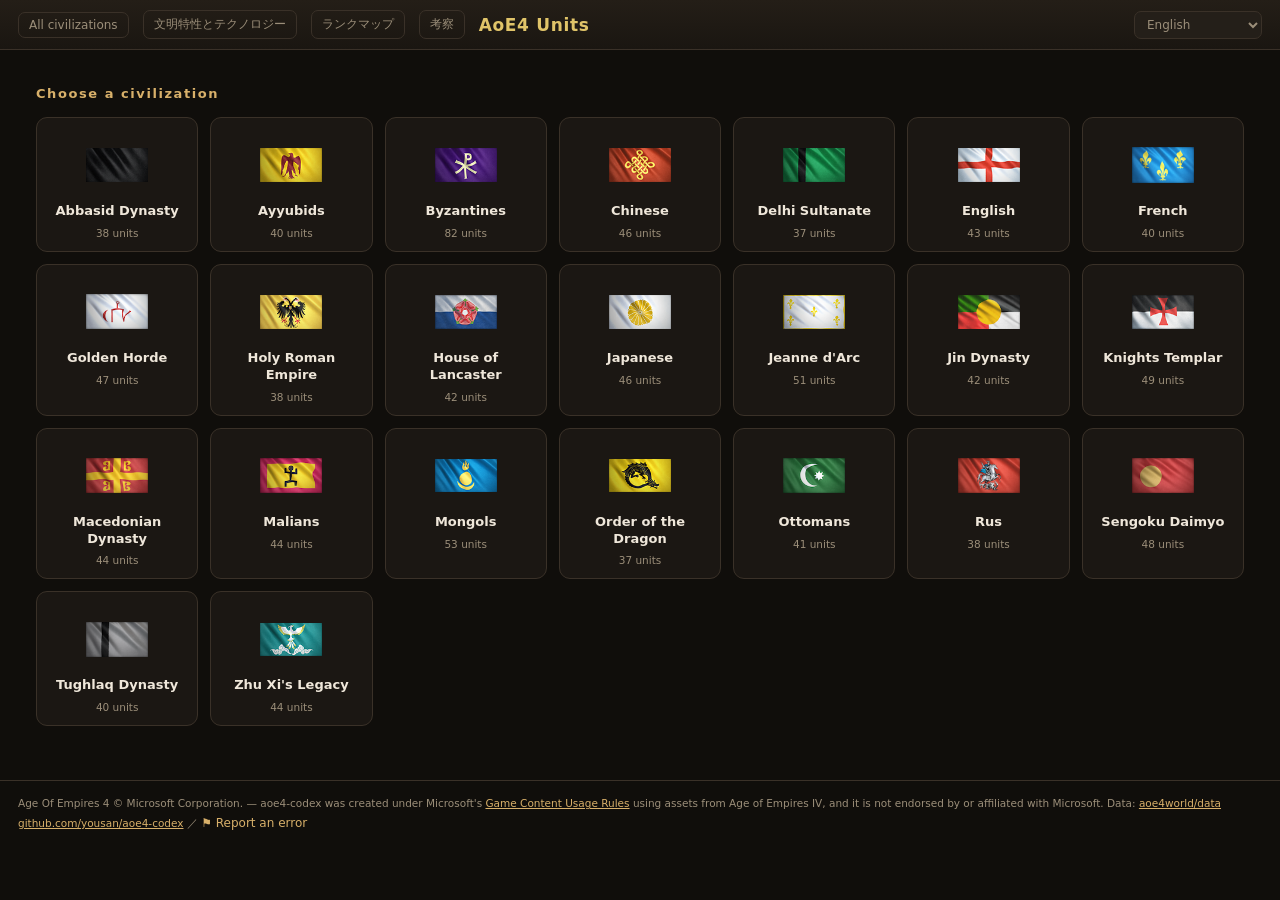
<file: index.html>
<!DOCTYPE html>
<html lang="ja">
<head>
<meta charset="utf-8">
<meta name="viewport" content="width=device-width,initial-scale=1">
<title>AoE4 ユニット</title>
<meta name="description" content="Age of Empires IV のユニットを、文明・時代・生産施設ごとに並べて見るための一覧。">
<link rel="icon" href="assets/flags/od.png">
<link rel="stylesheet" href="css/app.css">
</head>
<body>
<header class="bar noprint">
  <a href="?" id="home" class="home">文明一覧へ</a>
  <a href="civs.html" class="home">文明特性とテクノロジー</a>
  <a href="maps.html" class="home">ランクマップ</a>
  <a href="notes.html" class="home">考察</a>
  <h1 id="civname">…</h1>
  <span id="chrome" class="chrome" hidden>
    <select id="civ" aria-label="civilization"></select>
    <span class="tabs" id="views"></span>
    <span class="cnt" id="count"></span>
    <a class="report" target="_blank" rel="noopener">⚑ 間違いを報告</a>
    <button class="pbtn" id="print">印刷</button>
  </span>
  <select id="langs" aria-label="language"></select>
</header>
<div class="fbar noprint" id="filter"></div>

<div id="main-wrap"><div id="main"></div><div id="bonus"></div></div>
<div id="print-area" class="printonly"></div>
<div id="tip" class="tip" hidden></div>

<footer class="disc"><span id="disc"></span><br>
<a href="https://github.com/yousan/aoe4-codex">github.com/yousan/aoe4-codex</a> ／
<a class="report" target="_blank" rel="noopener">⚑ 間違いを報告</a>
</footer>

<script type="module" src="js/app.js"></script>
<noscript><p style="padding:20px;color:#efe7da">This page loads its data with JavaScript.
Static pages: <a href="aoe4-od-matrix.html">aoe4-od-matrix.html</a></p></noscript>
</body>
</html>
</file>
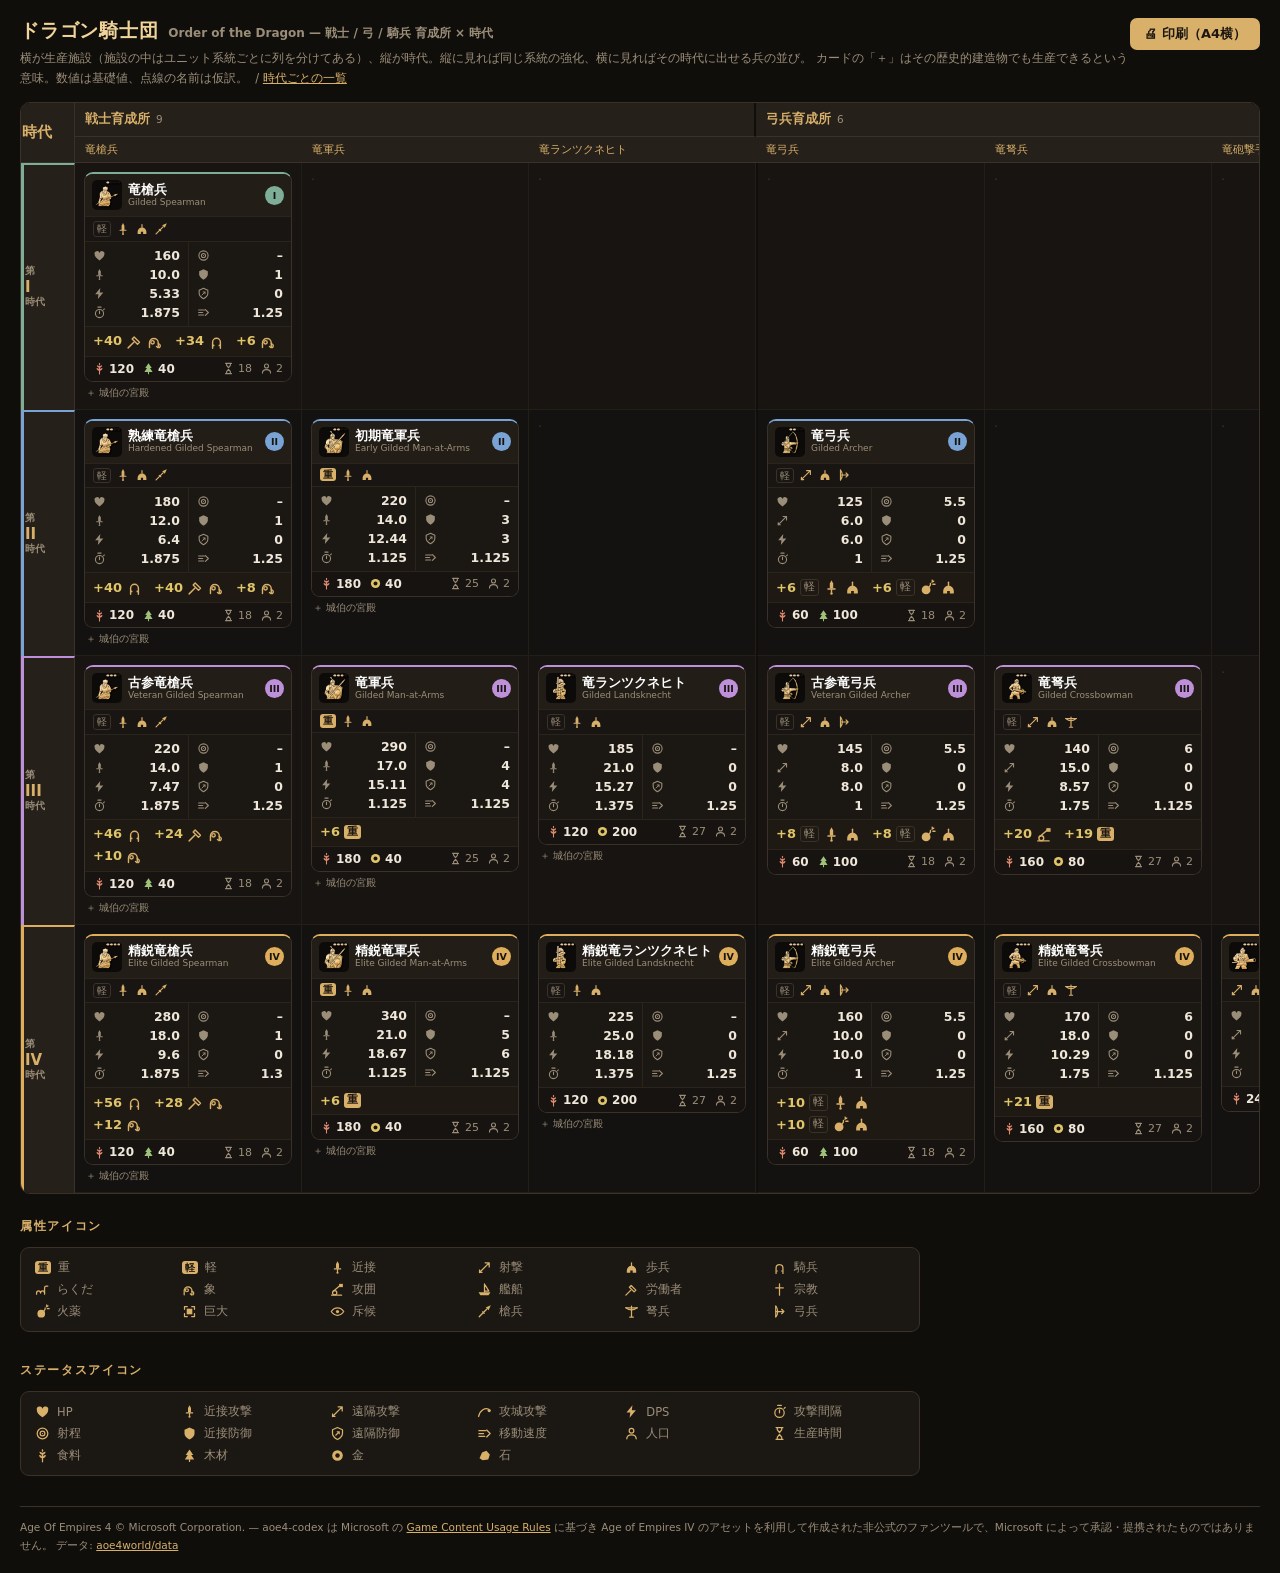
<file: aoe4-od-matrix.html>
<!DOCTYPE html><html lang="ja"><head><meta charset="utf-8">
<meta name="viewport" content="width=device-width,initial-scale=1">
<title>ドラゴン騎士団 生産施設 × 時代 - AoE4</title><style>
:root{--bg:#100e0b;--card:#1b1713;--card2:#231d17;--line:#3a3128;--fg:#efe7da;--dim:#9b8e79;
--gold:#d8b06a;--a1:#7fae98;--a2:#78a3d4;--a3:#bf90da;--a4:#dfae5c;
--food:#e08a70;--wood:#9ec27a;--gold2:#e0c469;--stone:#93a0ab}
*{box-sizing:border-box}
body{margin:0;padding:24px 26px;background:var(--bg);color:var(--fg);font-size:13px;
font-family:"Segoe UI","Hiragino Kaku Gothic ProN","Noto Sans JP",system-ui,sans-serif;
font-variant-numeric:tabular-nums}
h2{font-size:12px;color:var(--gold);letter-spacing:.14em;margin:0 0 12px;font-weight:600}
h2 small{color:var(--dim);letter-spacing:0;font-weight:400;margin-left:10px}
.sec{margin-bottom:30px}
.row{display:flex;gap:12px;flex-wrap:wrap;align-items:flex-start}
.ic{width:13px;height:13px;flex:none;fill:none;stroke:currentColor;stroke-width:2;
stroke-linecap:round;stroke-linejoin:round;viewBox:0 0 24 24}
svg.ic{width:13px;height:13px}
.card{width:208px;background:var(--card);border:1px solid var(--line);border-radius:9px}
.a1{border-top:2px solid var(--a1)}.a2{border-top:2px solid var(--a2)}
.a3{border-top:2px solid var(--a3)}.a4{border-top:2px solid var(--a4)}
.card .hd{display:flex;align-items:center;gap:6px;padding:6px 7px;background:var(--card2);
border-radius:8px 8px 0 0}
.card .hd img{width:30px;height:30px;border-radius:5px;flex:none;background:#0d0b09}
.card .nm{flex:1;min-width:0;font-weight:700;color:#fff;font-size:12.5px;line-height:1.2;
white-space:nowrap;overflow:hidden;text-overflow:ellipsis}
.card .en{display:block;color:var(--dim);font-weight:400;font-size:9px;line-height:1.25;
white-space:nowrap;overflow:hidden;text-overflow:ellipsis}
.card .age{flex:none;width:19px;height:19px;line-height:19px;text-align:center;border-radius:50%;
font-size:9.5px;font-weight:700;color:#17130f}
.a1 .age{background:var(--a1)}.a2 .age{background:var(--a2)}.a3 .age{background:var(--a3)}.a4 .age{background:var(--a4)}
.attrs{display:flex;align-items:center;gap:5px;padding:4px 8px;background:#191512;
border-top:1px solid #2b241d;border-bottom:1px solid #2b241d;color:var(--gold);flex-wrap:wrap}
.attrs .at{display:inline-flex}
.attrs svg.ic{width:14px;height:14px}
.sw-hv{stroke-width:3.2} .sw-lt{stroke-width:1.3}
.kj{font-size:10px;line-height:1.35;padding:0 3px;border-radius:3px;font-weight:700}
.kj.hv,.kj{background:var(--gold);color:#1d1710}
.kj.lt{background:none;color:var(--dim);border:1px solid var(--line);font-weight:400}
.bdg{display:inline-flex;padding:1px;border-radius:3px;border:1px solid var(--gold);color:var(--gold)}
.bdg.on{background:var(--gold);color:#1d1710}
.card .body{display:grid;grid-template-columns:1fr 1fr}
.card .col{padding:4px 0} .card .col+.col{border-left:1px solid #2b241d}
.card .r{display:flex;align-items:center;gap:5px;padding:2px 8px}
.card .r .ic{color:var(--dim)}
.card .v{font-weight:600;font-size:12.5px;margin-left:auto}
.bonus{display:flex;flex-wrap:wrap;gap:5px 11px;padding:6px 8px;border-top:1px solid #2b241d;
background:#1e1912}
.bo{display:inline-flex;align-items:center;gap:4px;color:var(--gold2,#f0d49a);
font-size:13px;font-weight:700;line-height:1.2}
.bo svg.ic{width:17px;height:17px;color:var(--gold)}
.bo .kj{font-size:11px;padding:0 3px;line-height:1.3}
.card .ft{display:flex;align-items:center;gap:8px;padding:5px 8px;border-top:1px solid #2b241d;
background:#171310;font-size:12px;border-radius:0 0 8px 8px}
.card .ft .sp{flex:1}
.card .c{display:inline-flex;align-items:center;gap:3px;font-weight:600}
.card .c.dim{color:var(--dim);font-weight:400;font-size:11px}
.r-f .ic{color:var(--food)}.r-wd .ic{color:var(--wood)}
.r-g .ic{color:var(--gold2)}.r-st .ic{color:var(--stone)}
.card.big .hd img{width:46px;height:46px}
.zoom{transform:scale(2.1);transform-origin:top left;width:208px}
.zwrap{display:flex;gap:18px;margin-bottom:14px}
.zcol{width:410px;height:430px} .zcol h3{font-size:12px;color:var(--gold);margin:0 0 8px;font-weight:600}
.lgwrap{display:grid;grid-template-columns:repeat(6,minmax(0,1fr));gap:7px 14px;max-width:900px;
background:var(--card);border:1px solid var(--line);border-radius:9px;padding:12px 14px}
.lg{display:flex;align-items:center;gap:7px;color:var(--dim);font-size:11.5px}
.lg .ic{width:15px;height:15px;color:var(--gold)}
.prov{border-bottom:1px dotted var(--dim)}
/* ---- ツールチップ（待ち時間なし・大きめ） ---- */
[data-tip]{position:relative}
[data-tip]:hover{z-index:120}
[data-tip]:hover::after{
 content:attr(data-tip);position:absolute;left:0;top:calc(100% + 5px);
 background:#2f2820;color:#f7f1e6;border:1px solid var(--gold);border-radius:7px;
 padding:6px 11px;font-size:14px;font-weight:500;line-height:1.35;letter-spacing:.02em;
 white-space:nowrap;pointer-events:none;z-index:200;box-shadow:0 6px 18px #000b}
[data-tip].up:hover::after{top:auto;bottom:calc(100% + 5px)}
.card .r[data-tip]:hover::after{left:4px}
.attrs [data-tip]:hover::after{left:-2px}

/* ================= 印刷（A4横） ================= */
@page{size:A4 landscape;margin:8mm}
@media print{
 :root{--bg:#fff;--card:#fff;--card2:#f4efe6;--line:#a99b84;--fg:#191510;--dim:#5b5344;
  --gold:#7a5a1e;--gold2:#5a4212;--a1:#3f7d64;--a2:#35608f;--a3:#6f458c;--a4:#8f6512;
  --food:#b04a2c;--wood:#4d7a2e;--stone:#4d5a66}
 body{background:#fff;color:#191510;padding:0;font-size:12px}
 .noprint{display:none !important}
 a{color:#191510;text-decoration:none}
 .card{break-inside:avoid;page-break-inside:avoid;border-color:#b5a68e;box-shadow:none}
 .card .hd{background:#f0e9dd}
 .card .hd img{background:#231e16}
 .card .nm,.card .v{color:#000}
 .attrs{background:#f7f2e9;border-color:#cdc0a8}
 .bonus{background:#fbf5e9;border-color:#cdc0a8}
 .card .ft{background:#f7f2e9;border-color:#cdc0a8}
 .card .col+.col{border-color:#d8ccb5}
 .card .r .ic{color:#5b5344}
 .kj{background:#7a5a1e;color:#fff}
 .kj.lt{background:#fff;color:#3d372c;border-color:#8a7c66}
 [data-tip]:hover::after{display:none !important}
 .lgwrap{border-color:#b5a68e;break-inside:avoid}
 h1,h2{color:#4a3609}
}
.disc{margin-top:26px;padding-top:12px;border-top:1px solid var(--line);
color:var(--dim);font-size:10.5px;line-height:1.7}
.disc a{color:var(--gold)}
.note{color:var(--dim);font-size:11.5px;line-height:1.7;margin-top:8px;max-width:900px}

body{padding:18px 20px}
h1{font-size:19px;color:#f0d49a;margin:0 0 3px;letter-spacing:.04em}
h1 small{font-size:12px;color:var(--dim);margin-left:10px;letter-spacing:0}
.head{margin-bottom:14px}
.head p{margin:5px 0 0;color:var(--dim);font-size:11.5px;line-height:1.7}
.head a{color:var(--gold)}
.mxwrap{overflow:auto;border:1px solid var(--line);border-radius:10px;background:#141210}
table.mx{border-collapse:separate;border-spacing:0}
table.mx th{white-space:nowrap;text-align:left;background:#26201a;color:var(--gold)}
th.bld{position:sticky;top:0;z-index:22;font-size:12.5px;font-weight:600;padding:8px 10px;
 border-bottom:1px solid var(--line);border-right:2px solid #100e0b}
th.bld span{color:var(--dim);font-weight:400;font-size:10.5px;margin-left:6px}
th.ln{position:sticky;top:33px;z-index:21;font-size:11px;font-weight:400;
 padding:5px 10px;background:#1f1a15;color:#cbbb9c;border-bottom:1px solid var(--line)}
th.age{position:sticky;left:0;z-index:25;background:#1d1813;color:#fff;font-size:15px;
 text-align:center;width:54px;min-width:54px;border-right:1px solid var(--line)}
th.age span{display:block;font-size:9.5px;color:var(--dim)}
thead th.corner{position:sticky;left:0;top:0;z-index:30;background:#26201a;
 border-right:1px solid var(--line);border-bottom:1px solid var(--line)}
table.mx td{vertical-align:top;padding:9px;border-bottom:1px solid #241e18;
 border-right:1px solid #241e18;min-width:226px}
table.mx td.bl{border-left:2px solid #100e0b}
table.mx tbody tr:nth-child(odd) td{background:#171411}
.alt{color:var(--dim);font-size:10px;margin:4px 0 0 2px;line-height:1.4}
.e{color:#3a332b}
.a1.age{border-left:3px solid var(--a1)}.a2.age{border-left:3px solid var(--a2)}
.a3.age{border-left:3px solid var(--a3)}.a4.age{border-left:3px solid var(--a4)}
.sec{margin-top:24px}
.pbtn{float:right;background:var(--gold);color:#1d1710;border:none;border-radius:7px;
 padding:7px 14px;font-size:13px;font-weight:700;cursor:pointer;font-family:inherit}
.pbtn:hover{background:var(--gold2,#f0d49a)}
.printonly{display:none}
@media print{
 .screenonly{display:none}
 .printonly{display:block}
 .psec{break-after:page;page-break-after:always}
 .psec:last-of-type{break-after:auto;page-break-after:auto}
 h2.pt{font-size:15px;margin:0 0 8px;letter-spacing:.06em}
 table.mx th{position:static;background:#efe8dc;color:#4a3609;border-color:#b5a68e}
 table.mx th.age{background:#efe8dc;color:#191510}
 table.mx td{border-color:#cfc3ab;background:#fff !important}
 table.mx tbody tr:nth-child(odd) td{background:#fff !important}
 .head{display:none}
 .printonly{zoom:.72}
 .card .hd{padding:4px 6px}
 .card .hd img{width:26px;height:26px}
 .card .r{padding:1px 8px}
 .card .col{padding:2px 0}
 .attrs{padding:2px 8px}
 .bonus{padding:3px 8px}
 .card .ft{padding:3px 8px}
 table.mx td{padding:5px}
 .lgsec{break-before:page;zoom:.9}
 .alt{font-size:9px;margin:2px 0 0 2px}
}
</style></head><body>
<svg style="display:none" xmlns="http://www.w3.org/2000/svg">
<symbol id="i-hp" viewBox="0 0 24 24"><path d="M12 21C5 16.5 3 13 3 9.8A4.6 4.6 0 0 1 12 7.4 4.6 4.6 0 0 1 21 9.8C21 13 19 16.5 12 21Z" fill="currentColor" stroke="none"/></symbol>
<symbol id="i-melee" viewBox="0 0 24 24"><path d="M12 1.8 14.4 6.5V13.5H9.6V6.5Z" fill="currentColor" stroke="none"/><path d="M7 14.2h10M12 14.2v4.4"/><circle cx="12" cy="20.4" r="1.7" fill="currentColor" stroke="none"/></symbol>
<symbol id="i-ranged" viewBox="0 0 24 24"><path d="M4 20 19 5M13 4.5h6.5V11M4 20l.2-4M4 20l4-.2"/></symbol>
<symbol id="i-siege" viewBox="0 0 24 24"><path d="M2.5 20C5 9.5 13 5.5 19 8.5"/><circle cx="19.5" cy="10.5" r="2.6" fill="currentColor" stroke="none"/></symbol>
<symbol id="i-fire" viewBox="0 0 24 24"><path d="M12 2.5c4 5 6 7.5 6 11a6 6 0 0 1-12 0c0-2 1-3.5 2.5-5 .3 1.6 1 2.5 2 2.5 1.2 0 1.8-1.6 1.5-8.5Z" fill="currentColor" stroke="none"/></symbol>
<symbol id="i-dps" viewBox="0 0 24 24"><path d="M13.5 2 4 13.5h6L9 22l10-12h-6.5Z" fill="currentColor" stroke="none"/></symbol>
<symbol id="i-int" viewBox="0 0 24 24"><circle cx="12" cy="14" r="7.5"/><path d="M12 14V9.5M9 2h6M19.5 7 21 5.5"/></symbol>
<symbol id="i-range" viewBox="0 0 24 24"><circle cx="12" cy="12" r="8.5"/><circle cx="12" cy="12" r="3.8"/><circle cx="12" cy="12" r="1" fill="currentColor" stroke="none"/></symbol>
<symbol id="i-armm" viewBox="0 0 24 24"><path d="M12 2.4 20 6v5.6c0 5-4.4 8.2-8 10-3.6-1.8-8-5-8-10V6Z" fill="currentColor" stroke="none"/></symbol>
<symbol id="i-armr" viewBox="0 0 24 24"><path d="M12 2.4 20 6v5.6c0 5-4.4 8.2-8 10-3.6-1.8-8-5-8-10V6Z"/><path d="M9.2 14.8 14.8 9.2M11.5 9.2h3.3v3.3" stroke-width="1.7"/></symbol>
<symbol id="i-speed" viewBox="0 0 24 24"><path d="M3 7.5h11M3 12h7.5M3 16.5h9.5"/><path d="M15.5 6.5 21 12l-5.5 5.5"/></symbol>
<symbol id="i-pop" viewBox="0 0 24 24"><circle cx="12" cy="7.5" r="3.7"/><path d="M4.5 20.5c0-4.2 3.4-6.5 7.5-6.5s7.5 2.3 7.5 6.5"/></symbol>
<symbol id="i-time" viewBox="0 0 24 24"><path d="M6.5 2.5h11M6.5 21.5h11M8.5 2.5v3.6L12 10.4l3.5-4.3V2.5M8.5 21.5v-3.6L12 13.6l3.5 4.3v3.6"/></symbol>
<symbol id="i-food" viewBox="0 0 24 24"><path d="M12 22V8"/><path d="M12 16.5c-3.4 0-5.4-2.2-5.4-5.2 3.4 0 5.4 2.2 5.4 5.2Zm0 0c3.4 0 5.4-2.2 5.4-5.2-3.4 0-5.4 2.2-5.4 5.2Z" fill="currentColor" stroke="none"/><path d="M12 10.5c-3 0-4.8-2-4.8-4.6 3 0 4.8 2 4.8 4.6Zm0 0c3 0 4.8-2 4.8-4.6-3 0-4.8 2-4.8 4.6Z" fill="currentColor" stroke="none"/><path d="M12 6.4c1.7-1.6 1.7-3.4 0-4.8-1.7 1.4-1.7 3.2 0 4.8Z" fill="currentColor" stroke="none"/></symbol>
<symbol id="i-wood" viewBox="0 0 24 24"><path d="M12 2.5 6 11h3.2L4.5 18.5h15L14.8 11H18Z" fill="currentColor" stroke="none"/><path d="M12 18.5v3"/></symbol>
<symbol id="i-gold" viewBox="0 0 24 24"><circle cx="12" cy="12" r="8.5" fill="currentColor" stroke="none"/><circle cx="12" cy="12" r="3.6" fill="#1b1713" stroke="none"/></symbol>
<symbol id="i-stone" viewBox="0 0 24 24"><path d="M4 16.5 8 7l7-2.5 5.5 6-2.5 8-9 1Z" fill="currentColor" stroke="none"/></symbol>
<symbol id="a-inf" viewBox="0 0 24 24"><path d="M4.5 16.8a7.5 7.5 0 0 1 15 0v3.7h-5.6v-3.7h-3.8v3.7H4.5Z" fill="currentColor" stroke="none"/><path d="M12 9V4.5" stroke-width="2"/></symbol>
<symbol id="a-cav" viewBox="0 0 24 24"><path d="M6.5 21.5V13a5.5 5.5 0 0 1 11 0v8.5"/><circle cx="8" cy="17.5" r="1.2" fill="currentColor" stroke="none"/><circle cx="16" cy="17.5" r="1.2" fill="currentColor" stroke="none"/></symbol>
<symbol id="a-camel" viewBox="0 0 24 24"><path d="M2.5 19.5v-1.8c0-2 1.4-3.6 3.2-3.6s3.2 1.6 3.2 3.6c0-2 1.4-3.6 3.2-3.6s3.2 1.6 3.2 3.6v1.8"/><path d="M15.3 17.7V9.4c0-1.6 1.2-2.9 2.8-2.9h2.4"/></symbol>
<symbol id="a-eleph" viewBox="0 0 24 24"><path d="M3.5 20.5V14a6.2 6.2 0 0 1 12.4 0v6.5"/><path d="M15.9 15c2.9.5 3.7 3.4 1.8 5.5"/><circle cx="7.8" cy="13.2" r="2.4"/><path d="M13.4 19l2.2 1.6"/></symbol>
<symbol id="a-siege" viewBox="0 0 24 24"><path d="M2.5 21h16"/><circle cx="7.5" cy="17.2" r="3.4"/><path d="M5.8 14.4 16.5 5.2"/><path d="M14.6 3h6v5.2h-6Z" fill="currentColor" stroke="none"/></symbol>
<symbol id="a-ship" viewBox="0 0 24 24"><path d="M2.5 16.5h19l-3 4.5H5.5Z" fill="currentColor" stroke="none"/><path d="M12 16V3M12.8 4.5 19 14.5h-6.2"/></symbol>
<symbol id="a-relig" viewBox="0 0 24 24"><path d="M12 3v18M6 9.5h12"/></symbol>
<symbol id="a-worker" viewBox="0 0 24 24"><path d="M3 21 11 13"/><path d="M11.5 5.5 19 13l-2.8 2.8L8.7 8.3Z"/></symbol>
<symbol id="a-gun" viewBox="0 0 24 24"><circle cx="10" cy="15.5" r="6.2" fill="currentColor" stroke="none"/><path d="M14.6 11c1.5-1.6 2-3 1.6-4.6"/><path d="M18.2 4.4l2.6-1.4M19.6 7.4h3M18.6 1.6l.8 2.4"/></symbol>
<symbol id="a-melee" viewBox="0 0 24 24"><path d="M12 1.8 14.4 6.5V13.5H9.6V6.5Z" fill="currentColor" stroke="none"/><path d="M7 14.2h10M12 14.2v4.4"/><circle cx="12" cy="20.4" r="1.7" fill="currentColor" stroke="none"/></symbol>
<symbol id="a-ranged" viewBox="0 0 24 24"><path d="M4 20 19 5M13 4.5h6.5V11M4 20l.2-4M4 20l4-.2"/></symbol>
<symbol id="a-massive" viewBox="0 0 24 24"><path d="M7.5 7.5h9v9h-9Z" fill="currentColor" stroke="none"/><path d="M4 8.5V4h4.5M15.5 4H20v4.5M20 15.5V20h-4.5M8.5 20H4v-4.5"/></symbol>
<symbol id="a-scout" viewBox="0 0 24 24"><path d="M2 12s3.8-6 10-6 10 6 10 6-3.8 6-10 6-10-6-10-6Z"/><circle cx="12" cy="12" r="2.6" fill="currentColor" stroke="none"/></symbol>
<symbol id="a-spear" viewBox="0 0 24 24"><path d="M3.5 20.5 15.5 8.5"/><path d="M22 2 14 5.5 18.5 10Z" fill="currentColor" stroke="none"/><path d="M9 12.5 11.5 15"/></symbol>
<symbol id="a-xbow" viewBox="0 0 24 24"><path d="M3 6Q12 13 21 6"/><path d="M3 6H21"/><path d="M12 3.5V21M9.2 21h5.6"/></symbol>
<symbol id="a-bow" viewBox="0 0 24 24"><path d="M6 3.5a13 13 0 0 1 0 17"/><path d="M6 3.5 6 20.5"/><path d="M6 12h13M15.5 8.5 19 12l-3.5 3.5"/></symbol>
<symbol id="a-heavy" viewBox="0 0 24 24"><path d="M12 2.4 20 6v5.6c0 5-4.4 8.2-8 10-3.6-1.8-8-5-8-10V6Z" fill="currentColor" stroke="none"/></symbol>
<symbol id="a-light" viewBox="0 0 24 24"><path d="M19.5 3.5C10 4 4.5 9.5 4.5 18v2.5"/><path d="M19.5 3.5c.5 8-4.5 13-11.5 13.5"/></symbol>
</svg>
<div class="head"><button class="pbtn noprint" onclick="window.print()">🖨 印刷（A4横）</button>
<h1>ドラゴン騎士団<small>Order of the Dragon — 戦士 / 弓 / 騎兵 育成所 × 時代</small></h1>
<p>横が生産施設（施設の中はユニット系統ごとに列を分けてある）、縦が時代。縦に見れば同じ系統の強化、横に見ればその時代に出せる兵の並び。
カードの「＋」はその歴史的建造物でも生産できるという意味。数値は基礎値、点線の名前は仮訳。
&nbsp;/&nbsp;<a href="aoe4-od.html">時代ごとの一覧</a></p></div>
<div class="screenonly"><div class="mxwrap"><table class="mx">
<thead><tr><th class="corner age" rowspan="2">時代</th><th class="bld" colspan="3">戦士育成所<span>9</span></th><th class="bld" colspan="3">弓兵育成所<span>6</span></th><th class="bld" colspan="2">騎兵育成所<span>5</span></th><th class="bld" colspan="2">町の中心<span>2</span></th></tr><tr><th class="ln">竜槍兵</th><th class="ln">竜軍兵</th><th class="ln">竜ランツクネヒト</th><th class="ln">竜弓兵</th><th class="ln">竜弩兵</th><th class="ln">竜砲撃手</th><th class="ln">竜騎乗兵</th><th class="ln">竜騎士</th><th class="ln">斥候</th><th class="ln">金ぴかの町の人</th></tr></thead>
<tbody><tr><th class="age a1"><span>第</span>I<span>時代</span></th><td class=""><div class="card a1">
  <div class="hd"><img src="assets/units/gilded-spearman-1.png" alt=""><div class="nm">竜槍兵<span class="en">Gilded Spearman</span></div>
    <div class="age">I</div></div>
  <div class="attrs"><span class="kj lt" data-tip="軽">軽</span><span class="at" data-tip="近接"><svg class="ic "><use href="#a-melee"/></svg></span><span class="at" data-tip="歩兵"><svg class="ic "><use href="#a-inf"/></svg></span><span class="at" data-tip="槍兵"><svg class="ic "><use href="#a-spear"/></svg></span></div>
  <div class="body"><div class="col"><div class="r" data-tip="HP"><svg class="ic "><use href="#i-hp"/></svg><span class="v">160</span></div><div class="r" data-tip="攻撃力（近接攻撃）"><svg class="ic "><use href="#i-melee"/></svg><span class="v">10.0</span></div><div class="r" data-tip="DPS（自爆ユニットは出さない）"><svg class="ic "><use href="#i-dps"/></svg><span class="v">5.33</span></div><div class="r" data-tip="攻撃間隔（秒）"><svg class="ic "><use href="#i-int"/></svg><span class="v">1.875</span></div></div><div class="col"><div class="r" data-tip="射程（–は近接）"><svg class="ic "><use href="#i-range"/></svg><span class="v">–</span></div><div class="r" data-tip="近接防御"><svg class="ic "><use href="#i-armm"/></svg><span class="v">1</span></div><div class="r" data-tip="遠隔防御"><svg class="ic "><use href="#i-armr"/></svg><span class="v">0</span></div><div class="r" data-tip="移動速度"><svg class="ic "><use href="#i-speed"/></svg><span class="v">1.25</span></div></div></div>
  <div class="bonus"><span class="bo up" data-tip="対 労働者・象 +40">+40<svg class="ic "><use href="#a-worker"/></svg><svg class="ic "><use href="#a-eleph"/></svg></span><span class="bo up" data-tip="対 騎兵 +34">+34<svg class="ic "><use href="#a-cav"/></svg></span><span class="bo up" data-tip="対 象 +6">+6<svg class="ic "><use href="#a-eleph"/></svg></span></div>
  <div class="ft up" data-tip="食料 120 / 木材 40 / 合計 160"><span class="c r-f"><svg class="ic "><use href="#i-food"/></svg>120</span><span class="c r-wd"><svg class="ic "><use href="#i-wood"/></svg>40</span><span class="sp"></span>
    <span class="c dim"><svg class="ic "><use href="#i-time"/></svg>18</span><span class="c dim"><svg class="ic "><use href="#i-pop"/></svg>2</span></div>
</div><div class=alt>＋ 城伯の宮殿</div></td><td class=""><span class="e">·</span></td><td class=""><span class="e">·</span></td><td class=" bl"><span class="e">·</span></td><td class=""><span class="e">·</span></td><td class=""><span class="e">·</span></td><td class=" bl"><span class="e">·</span></td><td class=""><span class="e">·</span></td><td class=" bl"><div class="card a1">
  <div class="hd"><img src="assets/units/scout-1.png" alt=""><div class="nm">斥候<span class="en">Scout</span></div>
    <div class="age">I</div></div>
  <div class="attrs"><span class="at" data-tip="近接"><svg class="ic "><use href="#a-melee"/></svg></span><span class="at" data-tip="騎兵"><svg class="ic "><use href="#a-cav"/></svg></span><span class="at" data-tip="斥候"><svg class="ic "><use href="#a-scout"/></svg></span></div>
  <div class="body"><div class="col"><div class="r" data-tip="HP"><svg class="ic "><use href="#i-hp"/></svg><span class="v">110</span></div><div class="r" data-tip="攻撃力（近接攻撃）"><svg class="ic "><use href="#i-melee"/></svg><span class="v">1.0</span></div><div class="r" data-tip="DPS（自爆ユニットは出さない）"><svg class="ic "><use href="#i-dps"/></svg><span class="v">0.5</span></div><div class="r" data-tip="攻撃間隔（秒）"><svg class="ic "><use href="#i-int"/></svg><span class="v">2</span></div></div><div class="col"><div class="r" data-tip="射程（–は近接）"><svg class="ic "><use href="#i-range"/></svg><span class="v">–</span></div><div class="r" data-tip="近接防御"><svg class="ic "><use href="#i-armm"/></svg><span class="v">0</span></div><div class="r" data-tip="遠隔防御"><svg class="ic "><use href="#i-armr"/></svg><span class="v">0</span></div><div class="r" data-tip="移動速度"><svg class="ic "><use href="#i-speed"/></svg><span class="v">1.625</span></div></div></div>
  <div class="bonus"><span class="bo up" data-tip="対 斥候 +10">+10<svg class="ic "><use href="#a-scout"/></svg></span><span class="bo up" data-tip="対 攻囲 +10">+10<svg class="ic "><use href="#a-siege"/></svg></span></div>
  <div class="ft up" data-tip="食料 65 / 合計 65"><span class="c r-f"><svg class="ic "><use href="#i-food"/></svg>65</span><span class="sp"></span>
    <span class="c dim"><svg class="ic "><use href="#i-time"/></svg>23</span><span class="c dim"><svg class="ic "><use href="#i-pop"/></svg>1</span></div>
</div></td><td class=""><div class="card a1">
  <div class="hd"><img src="assets/units/gilded-villager-1.png" alt=""><div class="nm">金ぴかの町の人<span class="en">Gilded Villager</span></div>
    <div class="age">I</div></div>
  <div class="attrs"><span class="at" data-tip="労働者"><svg class="ic "><use href="#a-worker"/></svg></span></div>
  <div class="body"><div class="col"><div class="r" data-tip="HP"><svg class="ic "><use href="#i-hp"/></svg><span class="v">65</span></div><div class="r" data-tip="攻撃力（近接攻撃）"><svg class="ic "><use href="#i-melee"/></svg><span class="v">12.0</span></div><div class="r" data-tip="DPS（自爆ユニットは出さない）"><svg class="ic "><use href="#i-dps"/></svg><span class="v">3.1</span></div><div class="r" data-tip="攻撃間隔（秒）"><svg class="ic "><use href="#i-int"/></svg><span class="v">3.875</span></div></div><div class="col"><div class="r" data-tip="射程（–は近接）"><svg class="ic "><use href="#i-range"/></svg><span class="v">–</span></div><div class="r" data-tip="近接防御"><svg class="ic "><use href="#i-armm"/></svg><span class="v">0</span></div><div class="r" data-tip="遠隔防御"><svg class="ic "><use href="#i-armr"/></svg><span class="v">0</span></div><div class="r" data-tip="移動速度"><svg class="ic "><use href="#i-speed"/></svg><span class="v">1.125</span></div></div></div>
  
  <div class="ft up" data-tip="食料 60 / 合計 60"><span class="c r-f"><svg class="ic "><use href="#i-food"/></svg>60</span><span class="sp"></span>
    <span class="c dim"><svg class="ic "><use href="#i-time"/></svg>23</span><span class="c dim"><svg class="ic "><use href="#i-pop"/></svg>1</span></div>
</div><div class=alt>＋ シュヴァーベン宮</div></td></tr><tr><th class="age a2"><span>第</span>II<span>時代</span></th><td class=""><div class="card a2">
  <div class="hd"><img src="assets/units/gilded-spearman-2.png" alt=""><div class="nm">熟練竜槍兵<span class="en">Hardened Gilded Spearman</span></div>
    <div class="age">II</div></div>
  <div class="attrs"><span class="kj lt" data-tip="軽">軽</span><span class="at" data-tip="近接"><svg class="ic "><use href="#a-melee"/></svg></span><span class="at" data-tip="歩兵"><svg class="ic "><use href="#a-inf"/></svg></span><span class="at" data-tip="槍兵"><svg class="ic "><use href="#a-spear"/></svg></span></div>
  <div class="body"><div class="col"><div class="r" data-tip="HP"><svg class="ic "><use href="#i-hp"/></svg><span class="v">180</span></div><div class="r" data-tip="攻撃力（近接攻撃）"><svg class="ic "><use href="#i-melee"/></svg><span class="v">12.0</span></div><div class="r" data-tip="DPS（自爆ユニットは出さない）"><svg class="ic "><use href="#i-dps"/></svg><span class="v">6.4</span></div><div class="r" data-tip="攻撃間隔（秒）"><svg class="ic "><use href="#i-int"/></svg><span class="v">1.875</span></div></div><div class="col"><div class="r" data-tip="射程（–は近接）"><svg class="ic "><use href="#i-range"/></svg><span class="v">–</span></div><div class="r" data-tip="近接防御"><svg class="ic "><use href="#i-armm"/></svg><span class="v">1</span></div><div class="r" data-tip="遠隔防御"><svg class="ic "><use href="#i-armr"/></svg><span class="v">0</span></div><div class="r" data-tip="移動速度"><svg class="ic "><use href="#i-speed"/></svg><span class="v">1.25</span></div></div></div>
  <div class="bonus"><span class="bo up" data-tip="対 騎兵 +40">+40<svg class="ic "><use href="#a-cav"/></svg></span><span class="bo up" data-tip="対 労働者・象 +40">+40<svg class="ic "><use href="#a-worker"/></svg><svg class="ic "><use href="#a-eleph"/></svg></span><span class="bo up" data-tip="対 象 +8">+8<svg class="ic "><use href="#a-eleph"/></svg></span></div>
  <div class="ft up" data-tip="食料 120 / 木材 40 / 合計 160"><span class="c r-f"><svg class="ic "><use href="#i-food"/></svg>120</span><span class="c r-wd"><svg class="ic "><use href="#i-wood"/></svg>40</span><span class="sp"></span>
    <span class="c dim"><svg class="ic "><use href="#i-time"/></svg>18</span><span class="c dim"><svg class="ic "><use href="#i-pop"/></svg>2</span></div>
</div><div class=alt>＋ 城伯の宮殿</div></td><td class=""><div class="card a2">
  <div class="hd"><img src="assets/units/gilded-man-at-arms-2.png" alt=""><div class="nm">初期竜軍兵<span class="en">Early Gilded Man-at-Arms</span></div>
    <div class="age">II</div></div>
  <div class="attrs"><span class="kj hv" data-tip="重">重</span><span class="at" data-tip="近接"><svg class="ic "><use href="#a-melee"/></svg></span><span class="at" data-tip="歩兵"><svg class="ic "><use href="#a-inf"/></svg></span></div>
  <div class="body"><div class="col"><div class="r" data-tip="HP"><svg class="ic "><use href="#i-hp"/></svg><span class="v">220</span></div><div class="r" data-tip="攻撃力（近接攻撃）"><svg class="ic "><use href="#i-melee"/></svg><span class="v">14.0</span></div><div class="r" data-tip="DPS（自爆ユニットは出さない）"><svg class="ic "><use href="#i-dps"/></svg><span class="v">12.44</span></div><div class="r" data-tip="攻撃間隔（秒）"><svg class="ic "><use href="#i-int"/></svg><span class="v">1.125</span></div></div><div class="col"><div class="r" data-tip="射程（–は近接）"><svg class="ic "><use href="#i-range"/></svg><span class="v">–</span></div><div class="r" data-tip="近接防御"><svg class="ic "><use href="#i-armm"/></svg><span class="v">3</span></div><div class="r" data-tip="遠隔防御"><svg class="ic "><use href="#i-armr"/></svg><span class="v">3</span></div><div class="r" data-tip="移動速度"><svg class="ic "><use href="#i-speed"/></svg><span class="v">1.125</span></div></div></div>
  
  <div class="ft up" data-tip="食料 180 / 金 40 / 合計 220"><span class="c r-f"><svg class="ic "><use href="#i-food"/></svg>180</span><span class="c r-g"><svg class="ic "><use href="#i-gold"/></svg>40</span><span class="sp"></span>
    <span class="c dim"><svg class="ic "><use href="#i-time"/></svg>25</span><span class="c dim"><svg class="ic "><use href="#i-pop"/></svg>2</span></div>
</div><div class=alt>＋ 城伯の宮殿</div></td><td class=""><span class="e">·</span></td><td class=" bl"><div class="card a2">
  <div class="hd"><img src="assets/units/gilded-archer-2.png" alt=""><div class="nm">竜弓兵<span class="en">Gilded Archer</span></div>
    <div class="age">II</div></div>
  <div class="attrs"><span class="kj lt" data-tip="軽">軽</span><span class="at" data-tip="射撃"><svg class="ic "><use href="#a-ranged"/></svg></span><span class="at" data-tip="歩兵"><svg class="ic "><use href="#a-inf"/></svg></span><span class="at" data-tip="弓兵"><svg class="ic "><use href="#a-bow"/></svg></span></div>
  <div class="body"><div class="col"><div class="r" data-tip="HP"><svg class="ic "><use href="#i-hp"/></svg><span class="v">125</span></div><div class="r" data-tip="攻撃力（遠隔攻撃）"><svg class="ic "><use href="#i-ranged"/></svg><span class="v">6.0</span></div><div class="r" data-tip="DPS（自爆ユニットは出さない）"><svg class="ic "><use href="#i-dps"/></svg><span class="v">6.0</span></div><div class="r" data-tip="攻撃間隔（秒）"><svg class="ic "><use href="#i-int"/></svg><span class="v">1</span></div></div><div class="col"><div class="r" data-tip="射程（–は近接）"><svg class="ic "><use href="#i-range"/></svg><span class="v">5.5</span></div><div class="r" data-tip="近接防御"><svg class="ic "><use href="#i-armm"/></svg><span class="v">0</span></div><div class="r" data-tip="遠隔防御"><svg class="ic "><use href="#i-armr"/></svg><span class="v">0</span></div><div class="r" data-tip="移動速度"><svg class="ic "><use href="#i-speed"/></svg><span class="v">1.25</span></div></div></div>
  <div class="bonus"><span class="bo up" data-tip="対 軽・近接・歩兵 +6">+6<span class="kj lt">軽</span><svg class="ic "><use href="#a-melee"/></svg><svg class="ic "><use href="#a-inf"/></svg></span><span class="bo up" data-tip="対 軽・火薬・歩兵 +6">+6<span class="kj lt">軽</span><svg class="ic "><use href="#a-gun"/></svg><svg class="ic "><use href="#a-inf"/></svg></span></div>
  <div class="ft up" data-tip="食料 60 / 木材 100 / 合計 160"><span class="c r-f"><svg class="ic "><use href="#i-food"/></svg>60</span><span class="c r-wd"><svg class="ic "><use href="#i-wood"/></svg>100</span><span class="sp"></span>
    <span class="c dim"><svg class="ic "><use href="#i-time"/></svg>18</span><span class="c dim"><svg class="ic "><use href="#i-pop"/></svg>2</span></div>
</div></td><td class=""><span class="e">·</span></td><td class=""><span class="e">·</span></td><td class=" bl"><div class="card a2">
  <div class="hd"><img src="assets/units/gilded-horseman-2.png" alt=""><div class="nm">竜騎乗兵<span class="en">Gilded Horseman</span></div>
    <div class="age">II</div></div>
  <div class="attrs"><span class="kj lt" data-tip="軽">軽</span><span class="at" data-tip="近接"><svg class="ic "><use href="#a-melee"/></svg></span><span class="at" data-tip="騎兵"><svg class="ic "><use href="#a-cav"/></svg></span></div>
  <div class="body"><div class="col"><div class="r" data-tip="HP"><svg class="ic "><use href="#i-hp"/></svg><span class="v">250</span></div><div class="r" data-tip="攻撃力（近接攻撃）"><svg class="ic "><use href="#i-melee"/></svg><span class="v">15.0</span></div><div class="r" data-tip="DPS（自爆ユニットは出さない）"><svg class="ic "><use href="#i-dps"/></svg><span class="v">8.57</span></div><div class="r" data-tip="攻撃間隔（秒）"><svg class="ic "><use href="#i-int"/></svg><span class="v">1.75</span></div></div><div class="col"><div class="r" data-tip="射程（–は近接）"><svg class="ic "><use href="#i-range"/></svg><span class="v">–</span></div><div class="r" data-tip="近接防御"><svg class="ic "><use href="#i-armm"/></svg><span class="v">0</span></div><div class="r" data-tip="遠隔防御"><svg class="ic "><use href="#i-armr"/></svg><span class="v">2</span></div><div class="r" data-tip="移動速度"><svg class="ic "><use href="#i-speed"/></svg><span class="v">1.875</span></div></div></div>
  <div class="bonus"><span class="bo up" data-tip="対 射撃 +15">+15<svg class="ic "><use href="#a-ranged"/></svg></span><span class="bo up" data-tip="対 攻囲 +15">+15<svg class="ic "><use href="#a-siege"/></svg></span></div>
  <div class="ft up" data-tip="食料 200 / 木材 40 / 合計 240"><span class="c r-f"><svg class="ic "><use href="#i-food"/></svg>200</span><span class="c r-wd"><svg class="ic "><use href="#i-wood"/></svg>40</span><span class="sp"></span>
    <span class="c dim"><svg class="ic "><use href="#i-time"/></svg>27</span><span class="c dim"><svg class="ic "><use href="#i-pop"/></svg>2</span></div>
</div></td><td class=""><span class="e">·</span></td><td class=" bl"><span class="e">·</span></td><td class=""><span class="e">·</span></td></tr><tr><th class="age a3"><span>第</span>III<span>時代</span></th><td class=""><div class="card a3">
  <div class="hd"><img src="assets/units/gilded-spearman-3.png" alt=""><div class="nm">古参竜槍兵<span class="en">Veteran Gilded Spearman</span></div>
    <div class="age">III</div></div>
  <div class="attrs"><span class="kj lt" data-tip="軽">軽</span><span class="at" data-tip="近接"><svg class="ic "><use href="#a-melee"/></svg></span><span class="at" data-tip="歩兵"><svg class="ic "><use href="#a-inf"/></svg></span><span class="at" data-tip="槍兵"><svg class="ic "><use href="#a-spear"/></svg></span></div>
  <div class="body"><div class="col"><div class="r" data-tip="HP"><svg class="ic "><use href="#i-hp"/></svg><span class="v">220</span></div><div class="r" data-tip="攻撃力（近接攻撃）"><svg class="ic "><use href="#i-melee"/></svg><span class="v">14.0</span></div><div class="r" data-tip="DPS（自爆ユニットは出さない）"><svg class="ic "><use href="#i-dps"/></svg><span class="v">7.47</span></div><div class="r" data-tip="攻撃間隔（秒）"><svg class="ic "><use href="#i-int"/></svg><span class="v">1.875</span></div></div><div class="col"><div class="r" data-tip="射程（–は近接）"><svg class="ic "><use href="#i-range"/></svg><span class="v">–</span></div><div class="r" data-tip="近接防御"><svg class="ic "><use href="#i-armm"/></svg><span class="v">1</span></div><div class="r" data-tip="遠隔防御"><svg class="ic "><use href="#i-armr"/></svg><span class="v">0</span></div><div class="r" data-tip="移動速度"><svg class="ic "><use href="#i-speed"/></svg><span class="v">1.25</span></div></div></div>
  <div class="bonus"><span class="bo up" data-tip="対 騎兵 +46">+46<svg class="ic "><use href="#a-cav"/></svg></span><span class="bo up" data-tip="対 労働者・象 +24">+24<svg class="ic "><use href="#a-worker"/></svg><svg class="ic "><use href="#a-eleph"/></svg></span><span class="bo up" data-tip="対 象 +10">+10<svg class="ic "><use href="#a-eleph"/></svg></span></div>
  <div class="ft up" data-tip="食料 120 / 木材 40 / 合計 160"><span class="c r-f"><svg class="ic "><use href="#i-food"/></svg>120</span><span class="c r-wd"><svg class="ic "><use href="#i-wood"/></svg>40</span><span class="sp"></span>
    <span class="c dim"><svg class="ic "><use href="#i-time"/></svg>18</span><span class="c dim"><svg class="ic "><use href="#i-pop"/></svg>2</span></div>
</div><div class=alt>＋ 城伯の宮殿</div></td><td class=""><div class="card a3">
  <div class="hd"><img src="assets/units/gilded-man-at-arms-3.png" alt=""><div class="nm">竜軍兵<span class="en">Gilded Man-at-Arms</span></div>
    <div class="age">III</div></div>
  <div class="attrs"><span class="kj hv" data-tip="重">重</span><span class="at" data-tip="近接"><svg class="ic "><use href="#a-melee"/></svg></span><span class="at" data-tip="歩兵"><svg class="ic "><use href="#a-inf"/></svg></span></div>
  <div class="body"><div class="col"><div class="r" data-tip="HP"><svg class="ic "><use href="#i-hp"/></svg><span class="v">290</span></div><div class="r" data-tip="攻撃力（近接攻撃）"><svg class="ic "><use href="#i-melee"/></svg><span class="v">17.0</span></div><div class="r" data-tip="DPS（自爆ユニットは出さない）"><svg class="ic "><use href="#i-dps"/></svg><span class="v">15.11</span></div><div class="r" data-tip="攻撃間隔（秒）"><svg class="ic "><use href="#i-int"/></svg><span class="v">1.125</span></div></div><div class="col"><div class="r" data-tip="射程（–は近接）"><svg class="ic "><use href="#i-range"/></svg><span class="v">–</span></div><div class="r" data-tip="近接防御"><svg class="ic "><use href="#i-armm"/></svg><span class="v">4</span></div><div class="r" data-tip="遠隔防御"><svg class="ic "><use href="#i-armr"/></svg><span class="v">4</span></div><div class="r" data-tip="移動速度"><svg class="ic "><use href="#i-speed"/></svg><span class="v">1.125</span></div></div></div>
  <div class="bonus"><span class="bo up" data-tip="対 重 +6">+6<span class="kj hv">重</span></span></div>
  <div class="ft up" data-tip="食料 180 / 金 40 / 合計 220"><span class="c r-f"><svg class="ic "><use href="#i-food"/></svg>180</span><span class="c r-g"><svg class="ic "><use href="#i-gold"/></svg>40</span><span class="sp"></span>
    <span class="c dim"><svg class="ic "><use href="#i-time"/></svg>25</span><span class="c dim"><svg class="ic "><use href="#i-pop"/></svg>2</span></div>
</div><div class=alt>＋ 城伯の宮殿</div></td><td class=""><div class="card a3">
  <div class="hd"><img src="assets/units/gilded-landsknecht-3.png" alt=""><div class="nm">竜ランツクネヒト<span class="en">Gilded Landsknecht</span></div>
    <div class="age">III</div></div>
  <div class="attrs"><span class="kj lt" data-tip="軽">軽</span><span class="at" data-tip="近接"><svg class="ic "><use href="#a-melee"/></svg></span><span class="at" data-tip="歩兵"><svg class="ic "><use href="#a-inf"/></svg></span></div>
  <div class="body"><div class="col"><div class="r" data-tip="HP"><svg class="ic "><use href="#i-hp"/></svg><span class="v">185</span></div><div class="r" data-tip="攻撃力（近接攻撃）"><svg class="ic "><use href="#i-melee"/></svg><span class="v">21.0</span></div><div class="r" data-tip="DPS（自爆ユニットは出さない）"><svg class="ic "><use href="#i-dps"/></svg><span class="v">15.27</span></div><div class="r" data-tip="攻撃間隔（秒）"><svg class="ic "><use href="#i-int"/></svg><span class="v">1.375</span></div></div><div class="col"><div class="r" data-tip="射程（–は近接）"><svg class="ic "><use href="#i-range"/></svg><span class="v">–</span></div><div class="r" data-tip="近接防御"><svg class="ic "><use href="#i-armm"/></svg><span class="v">0</span></div><div class="r" data-tip="遠隔防御"><svg class="ic "><use href="#i-armr"/></svg><span class="v">0</span></div><div class="r" data-tip="移動速度"><svg class="ic "><use href="#i-speed"/></svg><span class="v">1.25</span></div></div></div>
  
  <div class="ft up" data-tip="食料 120 / 金 200 / 合計 320"><span class="c r-f"><svg class="ic "><use href="#i-food"/></svg>120</span><span class="c r-g"><svg class="ic "><use href="#i-gold"/></svg>200</span><span class="sp"></span>
    <span class="c dim"><svg class="ic "><use href="#i-time"/></svg>27</span><span class="c dim"><svg class="ic "><use href="#i-pop"/></svg>2</span></div>
</div><div class=alt>＋ 城伯の宮殿</div></td><td class=" bl"><div class="card a3">
  <div class="hd"><img src="assets/units/gilded-archer-3.png" alt=""><div class="nm">古参竜弓兵<span class="en">Veteran Gilded Archer</span></div>
    <div class="age">III</div></div>
  <div class="attrs"><span class="kj lt" data-tip="軽">軽</span><span class="at" data-tip="射撃"><svg class="ic "><use href="#a-ranged"/></svg></span><span class="at" data-tip="歩兵"><svg class="ic "><use href="#a-inf"/></svg></span><span class="at" data-tip="弓兵"><svg class="ic "><use href="#a-bow"/></svg></span></div>
  <div class="body"><div class="col"><div class="r" data-tip="HP"><svg class="ic "><use href="#i-hp"/></svg><span class="v">145</span></div><div class="r" data-tip="攻撃力（遠隔攻撃）"><svg class="ic "><use href="#i-ranged"/></svg><span class="v">8.0</span></div><div class="r" data-tip="DPS（自爆ユニットは出さない）"><svg class="ic "><use href="#i-dps"/></svg><span class="v">8.0</span></div><div class="r" data-tip="攻撃間隔（秒）"><svg class="ic "><use href="#i-int"/></svg><span class="v">1</span></div></div><div class="col"><div class="r" data-tip="射程（–は近接）"><svg class="ic "><use href="#i-range"/></svg><span class="v">5.5</span></div><div class="r" data-tip="近接防御"><svg class="ic "><use href="#i-armm"/></svg><span class="v">0</span></div><div class="r" data-tip="遠隔防御"><svg class="ic "><use href="#i-armr"/></svg><span class="v">0</span></div><div class="r" data-tip="移動速度"><svg class="ic "><use href="#i-speed"/></svg><span class="v">1.25</span></div></div></div>
  <div class="bonus"><span class="bo up" data-tip="対 軽・近接・歩兵 +8">+8<span class="kj lt">軽</span><svg class="ic "><use href="#a-melee"/></svg><svg class="ic "><use href="#a-inf"/></svg></span><span class="bo up" data-tip="対 軽・火薬・歩兵 +8">+8<span class="kj lt">軽</span><svg class="ic "><use href="#a-gun"/></svg><svg class="ic "><use href="#a-inf"/></svg></span></div>
  <div class="ft up" data-tip="食料 60 / 木材 100 / 合計 160"><span class="c r-f"><svg class="ic "><use href="#i-food"/></svg>60</span><span class="c r-wd"><svg class="ic "><use href="#i-wood"/></svg>100</span><span class="sp"></span>
    <span class="c dim"><svg class="ic "><use href="#i-time"/></svg>18</span><span class="c dim"><svg class="ic "><use href="#i-pop"/></svg>2</span></div>
</div></td><td class=""><div class="card a3">
  <div class="hd"><img src="assets/units/gilded-crossbowman-3.png" alt=""><div class="nm">竜弩兵<span class="en">Gilded Crossbowman</span></div>
    <div class="age">III</div></div>
  <div class="attrs"><span class="kj lt" data-tip="軽">軽</span><span class="at" data-tip="射撃"><svg class="ic "><use href="#a-ranged"/></svg></span><span class="at" data-tip="歩兵"><svg class="ic "><use href="#a-inf"/></svg></span><span class="at" data-tip="弩兵"><svg class="ic "><use href="#a-xbow"/></svg></span></div>
  <div class="body"><div class="col"><div class="r" data-tip="HP"><svg class="ic "><use href="#i-hp"/></svg><span class="v">140</span></div><div class="r" data-tip="攻撃力（遠隔攻撃）"><svg class="ic "><use href="#i-ranged"/></svg><span class="v">15.0</span></div><div class="r" data-tip="DPS（自爆ユニットは出さない）"><svg class="ic "><use href="#i-dps"/></svg><span class="v">8.57</span></div><div class="r" data-tip="攻撃間隔（秒）"><svg class="ic "><use href="#i-int"/></svg><span class="v">1.75</span></div></div><div class="col"><div class="r" data-tip="射程（–は近接）"><svg class="ic "><use href="#i-range"/></svg><span class="v">6</span></div><div class="r" data-tip="近接防御"><svg class="ic "><use href="#i-armm"/></svg><span class="v">0</span></div><div class="r" data-tip="遠隔防御"><svg class="ic "><use href="#i-armr"/></svg><span class="v">0</span></div><div class="r" data-tip="移動速度"><svg class="ic "><use href="#i-speed"/></svg><span class="v">1.125</span></div></div></div>
  <div class="bonus"><span class="bo up" data-tip="対 攻囲 +20">+20<svg class="ic "><use href="#a-siege"/></svg></span><span class="bo up" data-tip="対 重 +19">+19<span class="kj hv">重</span></span></div>
  <div class="ft up" data-tip="食料 160 / 金 80 / 合計 240"><span class="c r-f"><svg class="ic "><use href="#i-food"/></svg>160</span><span class="c r-g"><svg class="ic "><use href="#i-gold"/></svg>80</span><span class="sp"></span>
    <span class="c dim"><svg class="ic "><use href="#i-time"/></svg>27</span><span class="c dim"><svg class="ic "><use href="#i-pop"/></svg>2</span></div>
</div></td><td class=""><span class="e">·</span></td><td class=" bl"><div class="card a3">
  <div class="hd"><img src="assets/units/gilded-horseman-3.png" alt=""><div class="nm">古参竜騎乗兵<span class="en">Veteran Gilded Horseman</span></div>
    <div class="age">III</div></div>
  <div class="attrs"><span class="kj lt" data-tip="軽">軽</span><span class="at" data-tip="近接"><svg class="ic "><use href="#a-melee"/></svg></span><span class="at" data-tip="騎兵"><svg class="ic "><use href="#a-cav"/></svg></span></div>
  <div class="body"><div class="col"><div class="r" data-tip="HP"><svg class="ic "><use href="#i-hp"/></svg><span class="v">310</span></div><div class="r" data-tip="攻撃力（近接攻撃）"><svg class="ic "><use href="#i-melee"/></svg><span class="v">18.0</span></div><div class="r" data-tip="DPS（自爆ユニットは出さない）"><svg class="ic "><use href="#i-dps"/></svg><span class="v">10.29</span></div><div class="r" data-tip="攻撃間隔（秒）"><svg class="ic "><use href="#i-int"/></svg><span class="v">1.75</span></div></div><div class="col"><div class="r" data-tip="射程（–は近接）"><svg class="ic "><use href="#i-range"/></svg><span class="v">–</span></div><div class="r" data-tip="近接防御"><svg class="ic "><use href="#i-armm"/></svg><span class="v">0</span></div><div class="r" data-tip="遠隔防御"><svg class="ic "><use href="#i-armr"/></svg><span class="v">3</span></div><div class="r" data-tip="移動速度"><svg class="ic "><use href="#i-speed"/></svg><span class="v">1.875</span></div></div></div>
  <div class="bonus"><span class="bo up" data-tip="対 射撃 +18">+18<svg class="ic "><use href="#a-ranged"/></svg></span><span class="bo up" data-tip="対 攻囲 +18">+18<svg class="ic "><use href="#a-siege"/></svg></span></div>
  <div class="ft up" data-tip="食料 200 / 木材 40 / 合計 240"><span class="c r-f"><svg class="ic "><use href="#i-food"/></svg>200</span><span class="c r-wd"><svg class="ic "><use href="#i-wood"/></svg>40</span><span class="sp"></span>
    <span class="c dim"><svg class="ic "><use href="#i-time"/></svg>27</span><span class="c dim"><svg class="ic "><use href="#i-pop"/></svg>2</span></div>
</div></td><td class=""><div class="card a3">
  <div class="hd"><img src="assets/units/gilded-knight-3.png" alt=""><div class="nm">竜騎士<span class="en">Gilded Knight</span></div>
    <div class="age">III</div></div>
  <div class="attrs"><span class="kj hv" data-tip="重">重</span><span class="at" data-tip="近接"><svg class="ic "><use href="#a-melee"/></svg></span><span class="at" data-tip="騎兵"><svg class="ic "><use href="#a-cav"/></svg></span></div>
  <div class="body"><div class="col"><div class="r" data-tip="HP"><svg class="ic "><use href="#i-hp"/></svg><span class="v">400</span></div><div class="r" data-tip="攻撃力（近接攻撃）"><svg class="ic "><use href="#i-melee"/></svg><span class="v">36.0</span></div><div class="r" data-tip="DPS（自爆ユニットは出さない）"><svg class="ic "><use href="#i-dps"/></svg><span class="v">28.8</span></div><div class="r" data-tip="攻撃間隔（秒）"><svg class="ic "><use href="#i-int"/></svg><span class="v">1.25</span></div><div class="r" data-tip="突進（チャージ）攻撃の威力"><svg class="ic "><use href="#a-spear"/></svg><span class="v">45.0</span></div></div><div class="col"><div class="r" data-tip="射程（–は近接）"><svg class="ic "><use href="#i-range"/></svg><span class="v">–</span></div><div class="r" data-tip="近接防御"><svg class="ic "><use href="#i-armm"/></svg><span class="v">5</span></div><div class="r" data-tip="遠隔防御"><svg class="ic "><use href="#i-armr"/></svg><span class="v">4</span></div><div class="r" data-tip="移動速度"><svg class="ic "><use href="#i-speed"/></svg><span class="v">1.625</span></div></div></div>
  
  <div class="ft up" data-tip="食料 280 / 金 200 / 合計 480"><span class="c r-f"><svg class="ic "><use href="#i-food"/></svg>280</span><span class="c r-g"><svg class="ic "><use href="#i-gold"/></svg>200</span><span class="sp"></span>
    <span class="c dim"><svg class="ic "><use href="#i-time"/></svg>42</span><span class="c dim"><svg class="ic "><use href="#i-pop"/></svg>2</span></div>
</div></td><td class=" bl"><span class="e">·</span></td><td class=""><span class="e">·</span></td></tr><tr><th class="age a4"><span>第</span>IV<span>時代</span></th><td class=""><div class="card a4">
  <div class="hd"><img src="assets/units/gilded-spearman-4.png" alt=""><div class="nm">精鋭竜槍兵<span class="en">Elite Gilded Spearman</span></div>
    <div class="age">IV</div></div>
  <div class="attrs"><span class="kj lt" data-tip="軽">軽</span><span class="at" data-tip="近接"><svg class="ic "><use href="#a-melee"/></svg></span><span class="at" data-tip="歩兵"><svg class="ic "><use href="#a-inf"/></svg></span><span class="at" data-tip="槍兵"><svg class="ic "><use href="#a-spear"/></svg></span></div>
  <div class="body"><div class="col"><div class="r" data-tip="HP"><svg class="ic "><use href="#i-hp"/></svg><span class="v">280</span></div><div class="r" data-tip="攻撃力（近接攻撃）"><svg class="ic "><use href="#i-melee"/></svg><span class="v">18.0</span></div><div class="r" data-tip="DPS（自爆ユニットは出さない）"><svg class="ic "><use href="#i-dps"/></svg><span class="v">9.6</span></div><div class="r" data-tip="攻撃間隔（秒）"><svg class="ic "><use href="#i-int"/></svg><span class="v">1.875</span></div></div><div class="col"><div class="r" data-tip="射程（–は近接）"><svg class="ic "><use href="#i-range"/></svg><span class="v">–</span></div><div class="r" data-tip="近接防御"><svg class="ic "><use href="#i-armm"/></svg><span class="v">1</span></div><div class="r" data-tip="遠隔防御"><svg class="ic "><use href="#i-armr"/></svg><span class="v">0</span></div><div class="r" data-tip="移動速度"><svg class="ic "><use href="#i-speed"/></svg><span class="v">1.3</span></div></div></div>
  <div class="bonus"><span class="bo up" data-tip="対 騎兵 +56">+56<svg class="ic "><use href="#a-cav"/></svg></span><span class="bo up" data-tip="対 労働者・象 +28">+28<svg class="ic "><use href="#a-worker"/></svg><svg class="ic "><use href="#a-eleph"/></svg></span><span class="bo up" data-tip="対 象 +12">+12<svg class="ic "><use href="#a-eleph"/></svg></span></div>
  <div class="ft up" data-tip="食料 120 / 木材 40 / 合計 160"><span class="c r-f"><svg class="ic "><use href="#i-food"/></svg>120</span><span class="c r-wd"><svg class="ic "><use href="#i-wood"/></svg>40</span><span class="sp"></span>
    <span class="c dim"><svg class="ic "><use href="#i-time"/></svg>18</span><span class="c dim"><svg class="ic "><use href="#i-pop"/></svg>2</span></div>
</div><div class=alt>＋ 城伯の宮殿</div></td><td class=""><div class="card a4">
  <div class="hd"><img src="assets/units/gilded-man-at-arms-4.png" alt=""><div class="nm">精鋭竜軍兵<span class="en">Elite Gilded Man-at-Arms</span></div>
    <div class="age">IV</div></div>
  <div class="attrs"><span class="kj hv" data-tip="重">重</span><span class="at" data-tip="近接"><svg class="ic "><use href="#a-melee"/></svg></span><span class="at" data-tip="歩兵"><svg class="ic "><use href="#a-inf"/></svg></span></div>
  <div class="body"><div class="col"><div class="r" data-tip="HP"><svg class="ic "><use href="#i-hp"/></svg><span class="v">340</span></div><div class="r" data-tip="攻撃力（近接攻撃）"><svg class="ic "><use href="#i-melee"/></svg><span class="v">21.0</span></div><div class="r" data-tip="DPS（自爆ユニットは出さない）"><svg class="ic "><use href="#i-dps"/></svg><span class="v">18.67</span></div><div class="r" data-tip="攻撃間隔（秒）"><svg class="ic "><use href="#i-int"/></svg><span class="v">1.125</span></div></div><div class="col"><div class="r" data-tip="射程（–は近接）"><svg class="ic "><use href="#i-range"/></svg><span class="v">–</span></div><div class="r" data-tip="近接防御"><svg class="ic "><use href="#i-armm"/></svg><span class="v">5</span></div><div class="r" data-tip="遠隔防御"><svg class="ic "><use href="#i-armr"/></svg><span class="v">6</span></div><div class="r" data-tip="移動速度"><svg class="ic "><use href="#i-speed"/></svg><span class="v">1.125</span></div></div></div>
  <div class="bonus"><span class="bo up" data-tip="対 重 +6">+6<span class="kj hv">重</span></span></div>
  <div class="ft up" data-tip="食料 180 / 金 40 / 合計 220"><span class="c r-f"><svg class="ic "><use href="#i-food"/></svg>180</span><span class="c r-g"><svg class="ic "><use href="#i-gold"/></svg>40</span><span class="sp"></span>
    <span class="c dim"><svg class="ic "><use href="#i-time"/></svg>25</span><span class="c dim"><svg class="ic "><use href="#i-pop"/></svg>2</span></div>
</div><div class=alt>＋ 城伯の宮殿</div></td><td class=""><div class="card a4">
  <div class="hd"><img src="assets/units/gilded-landsknecht-4.png" alt=""><div class="nm">精鋭竜ランツクネヒト<span class="en">Elite Gilded Landsknecht</span></div>
    <div class="age">IV</div></div>
  <div class="attrs"><span class="kj lt" data-tip="軽">軽</span><span class="at" data-tip="近接"><svg class="ic "><use href="#a-melee"/></svg></span><span class="at" data-tip="歩兵"><svg class="ic "><use href="#a-inf"/></svg></span></div>
  <div class="body"><div class="col"><div class="r" data-tip="HP"><svg class="ic "><use href="#i-hp"/></svg><span class="v">225</span></div><div class="r" data-tip="攻撃力（近接攻撃）"><svg class="ic "><use href="#i-melee"/></svg><span class="v">25.0</span></div><div class="r" data-tip="DPS（自爆ユニットは出さない）"><svg class="ic "><use href="#i-dps"/></svg><span class="v">18.18</span></div><div class="r" data-tip="攻撃間隔（秒）"><svg class="ic "><use href="#i-int"/></svg><span class="v">1.375</span></div></div><div class="col"><div class="r" data-tip="射程（–は近接）"><svg class="ic "><use href="#i-range"/></svg><span class="v">–</span></div><div class="r" data-tip="近接防御"><svg class="ic "><use href="#i-armm"/></svg><span class="v">0</span></div><div class="r" data-tip="遠隔防御"><svg class="ic "><use href="#i-armr"/></svg><span class="v">0</span></div><div class="r" data-tip="移動速度"><svg class="ic "><use href="#i-speed"/></svg><span class="v">1.25</span></div></div></div>
  
  <div class="ft up" data-tip="食料 120 / 金 200 / 合計 320"><span class="c r-f"><svg class="ic "><use href="#i-food"/></svg>120</span><span class="c r-g"><svg class="ic "><use href="#i-gold"/></svg>200</span><span class="sp"></span>
    <span class="c dim"><svg class="ic "><use href="#i-time"/></svg>27</span><span class="c dim"><svg class="ic "><use href="#i-pop"/></svg>2</span></div>
</div><div class=alt>＋ 城伯の宮殿</div></td><td class=" bl"><div class="card a4">
  <div class="hd"><img src="assets/units/gilded-archer-4.png" alt=""><div class="nm">精鋭竜弓兵<span class="en">Elite Gilded Archer</span></div>
    <div class="age">IV</div></div>
  <div class="attrs"><span class="kj lt" data-tip="軽">軽</span><span class="at" data-tip="射撃"><svg class="ic "><use href="#a-ranged"/></svg></span><span class="at" data-tip="歩兵"><svg class="ic "><use href="#a-inf"/></svg></span><span class="at" data-tip="弓兵"><svg class="ic "><use href="#a-bow"/></svg></span></div>
  <div class="body"><div class="col"><div class="r" data-tip="HP"><svg class="ic "><use href="#i-hp"/></svg><span class="v">160</span></div><div class="r" data-tip="攻撃力（遠隔攻撃）"><svg class="ic "><use href="#i-ranged"/></svg><span class="v">10.0</span></div><div class="r" data-tip="DPS（自爆ユニットは出さない）"><svg class="ic "><use href="#i-dps"/></svg><span class="v">10.0</span></div><div class="r" data-tip="攻撃間隔（秒）"><svg class="ic "><use href="#i-int"/></svg><span class="v">1</span></div></div><div class="col"><div class="r" data-tip="射程（–は近接）"><svg class="ic "><use href="#i-range"/></svg><span class="v">5.5</span></div><div class="r" data-tip="近接防御"><svg class="ic "><use href="#i-armm"/></svg><span class="v">0</span></div><div class="r" data-tip="遠隔防御"><svg class="ic "><use href="#i-armr"/></svg><span class="v">0</span></div><div class="r" data-tip="移動速度"><svg class="ic "><use href="#i-speed"/></svg><span class="v">1.25</span></div></div></div>
  <div class="bonus"><span class="bo up" data-tip="対 軽・近接・歩兵 +10">+10<span class="kj lt">軽</span><svg class="ic "><use href="#a-melee"/></svg><svg class="ic "><use href="#a-inf"/></svg></span><span class="bo up" data-tip="対 軽・火薬・歩兵 +10">+10<span class="kj lt">軽</span><svg class="ic "><use href="#a-gun"/></svg><svg class="ic "><use href="#a-inf"/></svg></span></div>
  <div class="ft up" data-tip="食料 60 / 木材 100 / 合計 160"><span class="c r-f"><svg class="ic "><use href="#i-food"/></svg>60</span><span class="c r-wd"><svg class="ic "><use href="#i-wood"/></svg>100</span><span class="sp"></span>
    <span class="c dim"><svg class="ic "><use href="#i-time"/></svg>18</span><span class="c dim"><svg class="ic "><use href="#i-pop"/></svg>2</span></div>
</div></td><td class=""><div class="card a4">
  <div class="hd"><img src="assets/units/gilded-crossbowman-4.png" alt=""><div class="nm">精鋭竜弩兵<span class="en">Elite Gilded Crossbowman</span></div>
    <div class="age">IV</div></div>
  <div class="attrs"><span class="kj lt" data-tip="軽">軽</span><span class="at" data-tip="射撃"><svg class="ic "><use href="#a-ranged"/></svg></span><span class="at" data-tip="歩兵"><svg class="ic "><use href="#a-inf"/></svg></span><span class="at" data-tip="弩兵"><svg class="ic "><use href="#a-xbow"/></svg></span></div>
  <div class="body"><div class="col"><div class="r" data-tip="HP"><svg class="ic "><use href="#i-hp"/></svg><span class="v">170</span></div><div class="r" data-tip="攻撃力（遠隔攻撃）"><svg class="ic "><use href="#i-ranged"/></svg><span class="v">18.0</span></div><div class="r" data-tip="DPS（自爆ユニットは出さない）"><svg class="ic "><use href="#i-dps"/></svg><span class="v">10.29</span></div><div class="r" data-tip="攻撃間隔（秒）"><svg class="ic "><use href="#i-int"/></svg><span class="v">1.75</span></div></div><div class="col"><div class="r" data-tip="射程（–は近接）"><svg class="ic "><use href="#i-range"/></svg><span class="v">6</span></div><div class="r" data-tip="近接防御"><svg class="ic "><use href="#i-armm"/></svg><span class="v">0</span></div><div class="r" data-tip="遠隔防御"><svg class="ic "><use href="#i-armr"/></svg><span class="v">0</span></div><div class="r" data-tip="移動速度"><svg class="ic "><use href="#i-speed"/></svg><span class="v">1.125</span></div></div></div>
  <div class="bonus"><span class="bo up" data-tip="対 重 +21">+21<span class="kj hv">重</span></span></div>
  <div class="ft up" data-tip="食料 160 / 金 80 / 合計 240"><span class="c r-f"><svg class="ic "><use href="#i-food"/></svg>160</span><span class="c r-g"><svg class="ic "><use href="#i-gold"/></svg>80</span><span class="sp"></span>
    <span class="c dim"><svg class="ic "><use href="#i-time"/></svg>27</span><span class="c dim"><svg class="ic "><use href="#i-pop"/></svg>2</span></div>
</div></td><td class=""><div class="card a4">
  <div class="hd"><img src="assets/units/gilded-handcannoneer-4.png" alt=""><div class="nm">竜砲撃手<span class="en">Gilded Handcannoneer</span></div>
    <div class="age">IV</div></div>
  <div class="attrs"><span class="at" data-tip="射撃"><svg class="ic "><use href="#a-ranged"/></svg></span><span class="at" data-tip="歩兵"><svg class="ic "><use href="#a-inf"/></svg></span><span class="at" data-tip="火薬"><svg class="ic "><use href="#a-gun"/></svg></span></div>
  <div class="body"><div class="col"><div class="r" data-tip="HP"><svg class="ic "><use href="#i-hp"/></svg><span class="v">250</span></div><div class="r" data-tip="攻撃力（遠隔攻撃）"><svg class="ic "><use href="#i-ranged"/></svg><span class="v">41.0</span></div><div class="r" data-tip="DPS（自爆ユニットは出さない）"><svg class="ic "><use href="#i-dps"/></svg><span class="v">36.44</span></div><div class="r" data-tip="攻撃間隔（秒）"><svg class="ic "><use href="#i-int"/></svg><span class="v">1.125</span></div></div><div class="col"><div class="r" data-tip="射程（–は近接）"><svg class="ic "><use href="#i-range"/></svg><span class="v">4.5</span></div><div class="r" data-tip="近接防御"><svg class="ic "><use href="#i-armm"/></svg><span class="v">0</span></div><div class="r" data-tip="遠隔防御"><svg class="ic "><use href="#i-armr"/></svg><span class="v">0</span></div><div class="r" data-tip="移動速度"><svg class="ic "><use href="#i-speed"/></svg><span class="v">1.125</span></div></div></div>
  
  <div class="ft up" data-tip="食料 240 / 金 240 / 合計 480"><span class="c r-f"><svg class="ic "><use href="#i-food"/></svg>240</span><span class="c r-g"><svg class="ic "><use href="#i-gold"/></svg>240</span><span class="sp"></span>
    <span class="c dim"><svg class="ic "><use href="#i-time"/></svg>35</span><span class="c dim"><svg class="ic "><use href="#i-pop"/></svg>2</span></div>
</div></td><td class=" bl"><div class="card a4">
  <div class="hd"><img src="assets/units/gilded-horseman-4.png" alt=""><div class="nm">精鋭竜騎乗兵<span class="en">Elite Gilded Horseman</span></div>
    <div class="age">IV</div></div>
  <div class="attrs"><span class="kj lt" data-tip="軽">軽</span><span class="at" data-tip="近接"><svg class="ic "><use href="#a-melee"/></svg></span><span class="at" data-tip="騎兵"><svg class="ic "><use href="#a-cav"/></svg></span></div>
  <div class="body"><div class="col"><div class="r" data-tip="HP"><svg class="ic "><use href="#i-hp"/></svg><span class="v">360</span></div><div class="r" data-tip="攻撃力（近接攻撃）"><svg class="ic "><use href="#i-melee"/></svg><span class="v">20.0</span></div><div class="r" data-tip="DPS（自爆ユニットは出さない）"><svg class="ic "><use href="#i-dps"/></svg><span class="v">11.43</span></div><div class="r" data-tip="攻撃間隔（秒）"><svg class="ic "><use href="#i-int"/></svg><span class="v">1.75</span></div></div><div class="col"><div class="r" data-tip="射程（–は近接）"><svg class="ic "><use href="#i-range"/></svg><span class="v">–</span></div><div class="r" data-tip="近接防御"><svg class="ic "><use href="#i-armm"/></svg><span class="v">0</span></div><div class="r" data-tip="遠隔防御"><svg class="ic "><use href="#i-armr"/></svg><span class="v">5</span></div><div class="r" data-tip="移動速度"><svg class="ic "><use href="#i-speed"/></svg><span class="v">1.875</span></div></div></div>
  <div class="bonus"><span class="bo up" data-tip="対 射撃 +20">+20<svg class="ic "><use href="#a-ranged"/></svg></span><span class="bo up" data-tip="対 攻囲 +20">+20<svg class="ic "><use href="#a-siege"/></svg></span></div>
  <div class="ft up" data-tip="食料 200 / 木材 40 / 合計 240"><span class="c r-f"><svg class="ic "><use href="#i-food"/></svg>200</span><span class="c r-wd"><svg class="ic "><use href="#i-wood"/></svg>40</span><span class="sp"></span>
    <span class="c dim"><svg class="ic "><use href="#i-time"/></svg>27</span><span class="c dim"><svg class="ic "><use href="#i-pop"/></svg>2</span></div>
</div></td><td class=""><div class="card a4">
  <div class="hd"><img src="assets/units/gilded-knight-4.png" alt=""><div class="nm">精鋭竜騎士<span class="en">Elite Gilded Knight</span></div>
    <div class="age">IV</div></div>
  <div class="attrs"><span class="kj hv" data-tip="重">重</span><span class="at" data-tip="近接"><svg class="ic "><use href="#a-melee"/></svg></span><span class="at" data-tip="騎兵"><svg class="ic "><use href="#a-cav"/></svg></span></div>
  <div class="body"><div class="col"><div class="r" data-tip="HP"><svg class="ic "><use href="#i-hp"/></svg><span class="v">460</span></div><div class="r" data-tip="攻撃力（近接攻撃）"><svg class="ic "><use href="#i-melee"/></svg><span class="v">42.0</span></div><div class="r" data-tip="DPS（自爆ユニットは出さない）"><svg class="ic "><use href="#i-dps"/></svg><span class="v">33.6</span></div><div class="r" data-tip="攻撃間隔（秒）"><svg class="ic "><use href="#i-int"/></svg><span class="v">1.25</span></div><div class="r" data-tip="突進（チャージ）攻撃の威力"><svg class="ic "><use href="#a-spear"/></svg><span class="v">57.0</span></div></div><div class="col"><div class="r" data-tip="射程（–は近接）"><svg class="ic "><use href="#i-range"/></svg><span class="v">–</span></div><div class="r" data-tip="近接防御"><svg class="ic "><use href="#i-armm"/></svg><span class="v">7</span></div><div class="r" data-tip="遠隔防御"><svg class="ic "><use href="#i-armr"/></svg><span class="v">6</span></div><div class="r" data-tip="移動速度"><svg class="ic "><use href="#i-speed"/></svg><span class="v">1.625</span></div></div></div>
  
  <div class="ft up" data-tip="食料 280 / 金 200 / 合計 480"><span class="c r-f"><svg class="ic "><use href="#i-food"/></svg>280</span><span class="c r-g"><svg class="ic "><use href="#i-gold"/></svg>200</span><span class="sp"></span>
    <span class="c dim"><svg class="ic "><use href="#i-time"/></svg>42</span><span class="c dim"><svg class="ic "><use href="#i-pop"/></svg>2</span></div>
</div></td><td class=" bl"><span class="e">·</span></td><td class=""><span class="e">·</span></td></tr></tbody></table></div></div>
<div class="printonly"><section class="psec"><h2 class="pt">ドラゴン騎士団 — 戦士育成所</h2><table class="mx"><thead><tr><th class="corner age">時代</th><th class="ln">竜槍兵</th><th class="ln">竜軍兵</th><th class="ln">竜ランツクネヒト</th></tr></thead><tbody><tr><th class="age a1"><span>第</span>I<span>時代</span></th><td><div class="card a1">
  <div class="hd"><img src="assets/units/gilded-spearman-1.png" alt=""><div class="nm">竜槍兵<span class="en">Gilded Spearman</span></div>
    <div class="age">I</div></div>
  <div class="attrs"><span class="kj lt" data-tip="軽">軽</span><span class="at" data-tip="近接"><svg class="ic "><use href="#a-melee"/></svg></span><span class="at" data-tip="歩兵"><svg class="ic "><use href="#a-inf"/></svg></span><span class="at" data-tip="槍兵"><svg class="ic "><use href="#a-spear"/></svg></span></div>
  <div class="body"><div class="col"><div class="r" data-tip="HP"><svg class="ic "><use href="#i-hp"/></svg><span class="v">160</span></div><div class="r" data-tip="攻撃力（近接攻撃）"><svg class="ic "><use href="#i-melee"/></svg><span class="v">10.0</span></div><div class="r" data-tip="DPS（自爆ユニットは出さない）"><svg class="ic "><use href="#i-dps"/></svg><span class="v">5.33</span></div><div class="r" data-tip="攻撃間隔（秒）"><svg class="ic "><use href="#i-int"/></svg><span class="v">1.875</span></div></div><div class="col"><div class="r" data-tip="射程（–は近接）"><svg class="ic "><use href="#i-range"/></svg><span class="v">–</span></div><div class="r" data-tip="近接防御"><svg class="ic "><use href="#i-armm"/></svg><span class="v">1</span></div><div class="r" data-tip="遠隔防御"><svg class="ic "><use href="#i-armr"/></svg><span class="v">0</span></div><div class="r" data-tip="移動速度"><svg class="ic "><use href="#i-speed"/></svg><span class="v">1.25</span></div></div></div>
  <div class="bonus"><span class="bo up" data-tip="対 労働者・象 +40">+40<svg class="ic "><use href="#a-worker"/></svg><svg class="ic "><use href="#a-eleph"/></svg></span><span class="bo up" data-tip="対 騎兵 +34">+34<svg class="ic "><use href="#a-cav"/></svg></span><span class="bo up" data-tip="対 象 +6">+6<svg class="ic "><use href="#a-eleph"/></svg></span></div>
  <div class="ft up" data-tip="食料 120 / 木材 40 / 合計 160"><span class="c r-f"><svg class="ic "><use href="#i-food"/></svg>120</span><span class="c r-wd"><svg class="ic "><use href="#i-wood"/></svg>40</span><span class="sp"></span>
    <span class="c dim"><svg class="ic "><use href="#i-time"/></svg>18</span><span class="c dim"><svg class="ic "><use href="#i-pop"/></svg>2</span></div>
</div><div class=alt>＋ 城伯の宮殿</div></td><td><span class="e">·</span></td><td><span class="e">·</span></td></tr><tr><th class="age a2"><span>第</span>II<span>時代</span></th><td><div class="card a2">
  <div class="hd"><img src="assets/units/gilded-spearman-2.png" alt=""><div class="nm">熟練竜槍兵<span class="en">Hardened Gilded Spearman</span></div>
    <div class="age">II</div></div>
  <div class="attrs"><span class="kj lt" data-tip="軽">軽</span><span class="at" data-tip="近接"><svg class="ic "><use href="#a-melee"/></svg></span><span class="at" data-tip="歩兵"><svg class="ic "><use href="#a-inf"/></svg></span><span class="at" data-tip="槍兵"><svg class="ic "><use href="#a-spear"/></svg></span></div>
  <div class="body"><div class="col"><div class="r" data-tip="HP"><svg class="ic "><use href="#i-hp"/></svg><span class="v">180</span></div><div class="r" data-tip="攻撃力（近接攻撃）"><svg class="ic "><use href="#i-melee"/></svg><span class="v">12.0</span></div><div class="r" data-tip="DPS（自爆ユニットは出さない）"><svg class="ic "><use href="#i-dps"/></svg><span class="v">6.4</span></div><div class="r" data-tip="攻撃間隔（秒）"><svg class="ic "><use href="#i-int"/></svg><span class="v">1.875</span></div></div><div class="col"><div class="r" data-tip="射程（–は近接）"><svg class="ic "><use href="#i-range"/></svg><span class="v">–</span></div><div class="r" data-tip="近接防御"><svg class="ic "><use href="#i-armm"/></svg><span class="v">1</span></div><div class="r" data-tip="遠隔防御"><svg class="ic "><use href="#i-armr"/></svg><span class="v">0</span></div><div class="r" data-tip="移動速度"><svg class="ic "><use href="#i-speed"/></svg><span class="v">1.25</span></div></div></div>
  <div class="bonus"><span class="bo up" data-tip="対 騎兵 +40">+40<svg class="ic "><use href="#a-cav"/></svg></span><span class="bo up" data-tip="対 労働者・象 +40">+40<svg class="ic "><use href="#a-worker"/></svg><svg class="ic "><use href="#a-eleph"/></svg></span><span class="bo up" data-tip="対 象 +8">+8<svg class="ic "><use href="#a-eleph"/></svg></span></div>
  <div class="ft up" data-tip="食料 120 / 木材 40 / 合計 160"><span class="c r-f"><svg class="ic "><use href="#i-food"/></svg>120</span><span class="c r-wd"><svg class="ic "><use href="#i-wood"/></svg>40</span><span class="sp"></span>
    <span class="c dim"><svg class="ic "><use href="#i-time"/></svg>18</span><span class="c dim"><svg class="ic "><use href="#i-pop"/></svg>2</span></div>
</div><div class=alt>＋ 城伯の宮殿</div></td><td><div class="card a2">
  <div class="hd"><img src="assets/units/gilded-man-at-arms-2.png" alt=""><div class="nm">初期竜軍兵<span class="en">Early Gilded Man-at-Arms</span></div>
    <div class="age">II</div></div>
  <div class="attrs"><span class="kj hv" data-tip="重">重</span><span class="at" data-tip="近接"><svg class="ic "><use href="#a-melee"/></svg></span><span class="at" data-tip="歩兵"><svg class="ic "><use href="#a-inf"/></svg></span></div>
  <div class="body"><div class="col"><div class="r" data-tip="HP"><svg class="ic "><use href="#i-hp"/></svg><span class="v">220</span></div><div class="r" data-tip="攻撃力（近接攻撃）"><svg class="ic "><use href="#i-melee"/></svg><span class="v">14.0</span></div><div class="r" data-tip="DPS（自爆ユニットは出さない）"><svg class="ic "><use href="#i-dps"/></svg><span class="v">12.44</span></div><div class="r" data-tip="攻撃間隔（秒）"><svg class="ic "><use href="#i-int"/></svg><span class="v">1.125</span></div></div><div class="col"><div class="r" data-tip="射程（–は近接）"><svg class="ic "><use href="#i-range"/></svg><span class="v">–</span></div><div class="r" data-tip="近接防御"><svg class="ic "><use href="#i-armm"/></svg><span class="v">3</span></div><div class="r" data-tip="遠隔防御"><svg class="ic "><use href="#i-armr"/></svg><span class="v">3</span></div><div class="r" data-tip="移動速度"><svg class="ic "><use href="#i-speed"/></svg><span class="v">1.125</span></div></div></div>
  
  <div class="ft up" data-tip="食料 180 / 金 40 / 合計 220"><span class="c r-f"><svg class="ic "><use href="#i-food"/></svg>180</span><span class="c r-g"><svg class="ic "><use href="#i-gold"/></svg>40</span><span class="sp"></span>
    <span class="c dim"><svg class="ic "><use href="#i-time"/></svg>25</span><span class="c dim"><svg class="ic "><use href="#i-pop"/></svg>2</span></div>
</div><div class=alt>＋ 城伯の宮殿</div></td><td><span class="e">·</span></td></tr><tr><th class="age a3"><span>第</span>III<span>時代</span></th><td><div class="card a3">
  <div class="hd"><img src="assets/units/gilded-spearman-3.png" alt=""><div class="nm">古参竜槍兵<span class="en">Veteran Gilded Spearman</span></div>
    <div class="age">III</div></div>
  <div class="attrs"><span class="kj lt" data-tip="軽">軽</span><span class="at" data-tip="近接"><svg class="ic "><use href="#a-melee"/></svg></span><span class="at" data-tip="歩兵"><svg class="ic "><use href="#a-inf"/></svg></span><span class="at" data-tip="槍兵"><svg class="ic "><use href="#a-spear"/></svg></span></div>
  <div class="body"><div class="col"><div class="r" data-tip="HP"><svg class="ic "><use href="#i-hp"/></svg><span class="v">220</span></div><div class="r" data-tip="攻撃力（近接攻撃）"><svg class="ic "><use href="#i-melee"/></svg><span class="v">14.0</span></div><div class="r" data-tip="DPS（自爆ユニットは出さない）"><svg class="ic "><use href="#i-dps"/></svg><span class="v">7.47</span></div><div class="r" data-tip="攻撃間隔（秒）"><svg class="ic "><use href="#i-int"/></svg><span class="v">1.875</span></div></div><div class="col"><div class="r" data-tip="射程（–は近接）"><svg class="ic "><use href="#i-range"/></svg><span class="v">–</span></div><div class="r" data-tip="近接防御"><svg class="ic "><use href="#i-armm"/></svg><span class="v">1</span></div><div class="r" data-tip="遠隔防御"><svg class="ic "><use href="#i-armr"/></svg><span class="v">0</span></div><div class="r" data-tip="移動速度"><svg class="ic "><use href="#i-speed"/></svg><span class="v">1.25</span></div></div></div>
  <div class="bonus"><span class="bo up" data-tip="対 騎兵 +46">+46<svg class="ic "><use href="#a-cav"/></svg></span><span class="bo up" data-tip="対 労働者・象 +24">+24<svg class="ic "><use href="#a-worker"/></svg><svg class="ic "><use href="#a-eleph"/></svg></span><span class="bo up" data-tip="対 象 +10">+10<svg class="ic "><use href="#a-eleph"/></svg></span></div>
  <div class="ft up" data-tip="食料 120 / 木材 40 / 合計 160"><span class="c r-f"><svg class="ic "><use href="#i-food"/></svg>120</span><span class="c r-wd"><svg class="ic "><use href="#i-wood"/></svg>40</span><span class="sp"></span>
    <span class="c dim"><svg class="ic "><use href="#i-time"/></svg>18</span><span class="c dim"><svg class="ic "><use href="#i-pop"/></svg>2</span></div>
</div><div class=alt>＋ 城伯の宮殿</div></td><td><div class="card a3">
  <div class="hd"><img src="assets/units/gilded-man-at-arms-3.png" alt=""><div class="nm">竜軍兵<span class="en">Gilded Man-at-Arms</span></div>
    <div class="age">III</div></div>
  <div class="attrs"><span class="kj hv" data-tip="重">重</span><span class="at" data-tip="近接"><svg class="ic "><use href="#a-melee"/></svg></span><span class="at" data-tip="歩兵"><svg class="ic "><use href="#a-inf"/></svg></span></div>
  <div class="body"><div class="col"><div class="r" data-tip="HP"><svg class="ic "><use href="#i-hp"/></svg><span class="v">290</span></div><div class="r" data-tip="攻撃力（近接攻撃）"><svg class="ic "><use href="#i-melee"/></svg><span class="v">17.0</span></div><div class="r" data-tip="DPS（自爆ユニットは出さない）"><svg class="ic "><use href="#i-dps"/></svg><span class="v">15.11</span></div><div class="r" data-tip="攻撃間隔（秒）"><svg class="ic "><use href="#i-int"/></svg><span class="v">1.125</span></div></div><div class="col"><div class="r" data-tip="射程（–は近接）"><svg class="ic "><use href="#i-range"/></svg><span class="v">–</span></div><div class="r" data-tip="近接防御"><svg class="ic "><use href="#i-armm"/></svg><span class="v">4</span></div><div class="r" data-tip="遠隔防御"><svg class="ic "><use href="#i-armr"/></svg><span class="v">4</span></div><div class="r" data-tip="移動速度"><svg class="ic "><use href="#i-speed"/></svg><span class="v">1.125</span></div></div></div>
  <div class="bonus"><span class="bo up" data-tip="対 重 +6">+6<span class="kj hv">重</span></span></div>
  <div class="ft up" data-tip="食料 180 / 金 40 / 合計 220"><span class="c r-f"><svg class="ic "><use href="#i-food"/></svg>180</span><span class="c r-g"><svg class="ic "><use href="#i-gold"/></svg>40</span><span class="sp"></span>
    <span class="c dim"><svg class="ic "><use href="#i-time"/></svg>25</span><span class="c dim"><svg class="ic "><use href="#i-pop"/></svg>2</span></div>
</div><div class=alt>＋ 城伯の宮殿</div></td><td><div class="card a3">
  <div class="hd"><img src="assets/units/gilded-landsknecht-3.png" alt=""><div class="nm">竜ランツクネヒト<span class="en">Gilded Landsknecht</span></div>
    <div class="age">III</div></div>
  <div class="attrs"><span class="kj lt" data-tip="軽">軽</span><span class="at" data-tip="近接"><svg class="ic "><use href="#a-melee"/></svg></span><span class="at" data-tip="歩兵"><svg class="ic "><use href="#a-inf"/></svg></span></div>
  <div class="body"><div class="col"><div class="r" data-tip="HP"><svg class="ic "><use href="#i-hp"/></svg><span class="v">185</span></div><div class="r" data-tip="攻撃力（近接攻撃）"><svg class="ic "><use href="#i-melee"/></svg><span class="v">21.0</span></div><div class="r" data-tip="DPS（自爆ユニットは出さない）"><svg class="ic "><use href="#i-dps"/></svg><span class="v">15.27</span></div><div class="r" data-tip="攻撃間隔（秒）"><svg class="ic "><use href="#i-int"/></svg><span class="v">1.375</span></div></div><div class="col"><div class="r" data-tip="射程（–は近接）"><svg class="ic "><use href="#i-range"/></svg><span class="v">–</span></div><div class="r" data-tip="近接防御"><svg class="ic "><use href="#i-armm"/></svg><span class="v">0</span></div><div class="r" data-tip="遠隔防御"><svg class="ic "><use href="#i-armr"/></svg><span class="v">0</span></div><div class="r" data-tip="移動速度"><svg class="ic "><use href="#i-speed"/></svg><span class="v">1.25</span></div></div></div>
  
  <div class="ft up" data-tip="食料 120 / 金 200 / 合計 320"><span class="c r-f"><svg class="ic "><use href="#i-food"/></svg>120</span><span class="c r-g"><svg class="ic "><use href="#i-gold"/></svg>200</span><span class="sp"></span>
    <span class="c dim"><svg class="ic "><use href="#i-time"/></svg>27</span><span class="c dim"><svg class="ic "><use href="#i-pop"/></svg>2</span></div>
</div><div class=alt>＋ 城伯の宮殿</div></td></tr><tr><th class="age a4"><span>第</span>IV<span>時代</span></th><td><div class="card a4">
  <div class="hd"><img src="assets/units/gilded-spearman-4.png" alt=""><div class="nm">精鋭竜槍兵<span class="en">Elite Gilded Spearman</span></div>
    <div class="age">IV</div></div>
  <div class="attrs"><span class="kj lt" data-tip="軽">軽</span><span class="at" data-tip="近接"><svg class="ic "><use href="#a-melee"/></svg></span><span class="at" data-tip="歩兵"><svg class="ic "><use href="#a-inf"/></svg></span><span class="at" data-tip="槍兵"><svg class="ic "><use href="#a-spear"/></svg></span></div>
  <div class="body"><div class="col"><div class="r" data-tip="HP"><svg class="ic "><use href="#i-hp"/></svg><span class="v">280</span></div><div class="r" data-tip="攻撃力（近接攻撃）"><svg class="ic "><use href="#i-melee"/></svg><span class="v">18.0</span></div><div class="r" data-tip="DPS（自爆ユニットは出さない）"><svg class="ic "><use href="#i-dps"/></svg><span class="v">9.6</span></div><div class="r" data-tip="攻撃間隔（秒）"><svg class="ic "><use href="#i-int"/></svg><span class="v">1.875</span></div></div><div class="col"><div class="r" data-tip="射程（–は近接）"><svg class="ic "><use href="#i-range"/></svg><span class="v">–</span></div><div class="r" data-tip="近接防御"><svg class="ic "><use href="#i-armm"/></svg><span class="v">1</span></div><div class="r" data-tip="遠隔防御"><svg class="ic "><use href="#i-armr"/></svg><span class="v">0</span></div><div class="r" data-tip="移動速度"><svg class="ic "><use href="#i-speed"/></svg><span class="v">1.3</span></div></div></div>
  <div class="bonus"><span class="bo up" data-tip="対 騎兵 +56">+56<svg class="ic "><use href="#a-cav"/></svg></span><span class="bo up" data-tip="対 労働者・象 +28">+28<svg class="ic "><use href="#a-worker"/></svg><svg class="ic "><use href="#a-eleph"/></svg></span><span class="bo up" data-tip="対 象 +12">+12<svg class="ic "><use href="#a-eleph"/></svg></span></div>
  <div class="ft up" data-tip="食料 120 / 木材 40 / 合計 160"><span class="c r-f"><svg class="ic "><use href="#i-food"/></svg>120</span><span class="c r-wd"><svg class="ic "><use href="#i-wood"/></svg>40</span><span class="sp"></span>
    <span class="c dim"><svg class="ic "><use href="#i-time"/></svg>18</span><span class="c dim"><svg class="ic "><use href="#i-pop"/></svg>2</span></div>
</div><div class=alt>＋ 城伯の宮殿</div></td><td><div class="card a4">
  <div class="hd"><img src="assets/units/gilded-man-at-arms-4.png" alt=""><div class="nm">精鋭竜軍兵<span class="en">Elite Gilded Man-at-Arms</span></div>
    <div class="age">IV</div></div>
  <div class="attrs"><span class="kj hv" data-tip="重">重</span><span class="at" data-tip="近接"><svg class="ic "><use href="#a-melee"/></svg></span><span class="at" data-tip="歩兵"><svg class="ic "><use href="#a-inf"/></svg></span></div>
  <div class="body"><div class="col"><div class="r" data-tip="HP"><svg class="ic "><use href="#i-hp"/></svg><span class="v">340</span></div><div class="r" data-tip="攻撃力（近接攻撃）"><svg class="ic "><use href="#i-melee"/></svg><span class="v">21.0</span></div><div class="r" data-tip="DPS（自爆ユニットは出さない）"><svg class="ic "><use href="#i-dps"/></svg><span class="v">18.67</span></div><div class="r" data-tip="攻撃間隔（秒）"><svg class="ic "><use href="#i-int"/></svg><span class="v">1.125</span></div></div><div class="col"><div class="r" data-tip="射程（–は近接）"><svg class="ic "><use href="#i-range"/></svg><span class="v">–</span></div><div class="r" data-tip="近接防御"><svg class="ic "><use href="#i-armm"/></svg><span class="v">5</span></div><div class="r" data-tip="遠隔防御"><svg class="ic "><use href="#i-armr"/></svg><span class="v">6</span></div><div class="r" data-tip="移動速度"><svg class="ic "><use href="#i-speed"/></svg><span class="v">1.125</span></div></div></div>
  <div class="bonus"><span class="bo up" data-tip="対 重 +6">+6<span class="kj hv">重</span></span></div>
  <div class="ft up" data-tip="食料 180 / 金 40 / 合計 220"><span class="c r-f"><svg class="ic "><use href="#i-food"/></svg>180</span><span class="c r-g"><svg class="ic "><use href="#i-gold"/></svg>40</span><span class="sp"></span>
    <span class="c dim"><svg class="ic "><use href="#i-time"/></svg>25</span><span class="c dim"><svg class="ic "><use href="#i-pop"/></svg>2</span></div>
</div><div class=alt>＋ 城伯の宮殿</div></td><td><div class="card a4">
  <div class="hd"><img src="assets/units/gilded-landsknecht-4.png" alt=""><div class="nm">精鋭竜ランツクネヒト<span class="en">Elite Gilded Landsknecht</span></div>
    <div class="age">IV</div></div>
  <div class="attrs"><span class="kj lt" data-tip="軽">軽</span><span class="at" data-tip="近接"><svg class="ic "><use href="#a-melee"/></svg></span><span class="at" data-tip="歩兵"><svg class="ic "><use href="#a-inf"/></svg></span></div>
  <div class="body"><div class="col"><div class="r" data-tip="HP"><svg class="ic "><use href="#i-hp"/></svg><span class="v">225</span></div><div class="r" data-tip="攻撃力（近接攻撃）"><svg class="ic "><use href="#i-melee"/></svg><span class="v">25.0</span></div><div class="r" data-tip="DPS（自爆ユニットは出さない）"><svg class="ic "><use href="#i-dps"/></svg><span class="v">18.18</span></div><div class="r" data-tip="攻撃間隔（秒）"><svg class="ic "><use href="#i-int"/></svg><span class="v">1.375</span></div></div><div class="col"><div class="r" data-tip="射程（–は近接）"><svg class="ic "><use href="#i-range"/></svg><span class="v">–</span></div><div class="r" data-tip="近接防御"><svg class="ic "><use href="#i-armm"/></svg><span class="v">0</span></div><div class="r" data-tip="遠隔防御"><svg class="ic "><use href="#i-armr"/></svg><span class="v">0</span></div><div class="r" data-tip="移動速度"><svg class="ic "><use href="#i-speed"/></svg><span class="v">1.25</span></div></div></div>
  
  <div class="ft up" data-tip="食料 120 / 金 200 / 合計 320"><span class="c r-f"><svg class="ic "><use href="#i-food"/></svg>120</span><span class="c r-g"><svg class="ic "><use href="#i-gold"/></svg>200</span><span class="sp"></span>
    <span class="c dim"><svg class="ic "><use href="#i-time"/></svg>27</span><span class="c dim"><svg class="ic "><use href="#i-pop"/></svg>2</span></div>
</div><div class=alt>＋ 城伯の宮殿</div></td></tr></tbody></table></section><section class="psec"><h2 class="pt">ドラゴン騎士団 — 弓兵育成所</h2><table class="mx"><thead><tr><th class="corner age">時代</th><th class="ln">竜弓兵</th><th class="ln">竜弩兵</th><th class="ln">竜砲撃手</th></tr></thead><tbody><tr><th class="age a1"><span>第</span>I<span>時代</span></th><td><span class="e">·</span></td><td><span class="e">·</span></td><td><span class="e">·</span></td></tr><tr><th class="age a2"><span>第</span>II<span>時代</span></th><td><div class="card a2">
  <div class="hd"><img src="assets/units/gilded-archer-2.png" alt=""><div class="nm">竜弓兵<span class="en">Gilded Archer</span></div>
    <div class="age">II</div></div>
  <div class="attrs"><span class="kj lt" data-tip="軽">軽</span><span class="at" data-tip="射撃"><svg class="ic "><use href="#a-ranged"/></svg></span><span class="at" data-tip="歩兵"><svg class="ic "><use href="#a-inf"/></svg></span><span class="at" data-tip="弓兵"><svg class="ic "><use href="#a-bow"/></svg></span></div>
  <div class="body"><div class="col"><div class="r" data-tip="HP"><svg class="ic "><use href="#i-hp"/></svg><span class="v">125</span></div><div class="r" data-tip="攻撃力（遠隔攻撃）"><svg class="ic "><use href="#i-ranged"/></svg><span class="v">6.0</span></div><div class="r" data-tip="DPS（自爆ユニットは出さない）"><svg class="ic "><use href="#i-dps"/></svg><span class="v">6.0</span></div><div class="r" data-tip="攻撃間隔（秒）"><svg class="ic "><use href="#i-int"/></svg><span class="v">1</span></div></div><div class="col"><div class="r" data-tip="射程（–は近接）"><svg class="ic "><use href="#i-range"/></svg><span class="v">5.5</span></div><div class="r" data-tip="近接防御"><svg class="ic "><use href="#i-armm"/></svg><span class="v">0</span></div><div class="r" data-tip="遠隔防御"><svg class="ic "><use href="#i-armr"/></svg><span class="v">0</span></div><div class="r" data-tip="移動速度"><svg class="ic "><use href="#i-speed"/></svg><span class="v">1.25</span></div></div></div>
  <div class="bonus"><span class="bo up" data-tip="対 軽・近接・歩兵 +6">+6<span class="kj lt">軽</span><svg class="ic "><use href="#a-melee"/></svg><svg class="ic "><use href="#a-inf"/></svg></span><span class="bo up" data-tip="対 軽・火薬・歩兵 +6">+6<span class="kj lt">軽</span><svg class="ic "><use href="#a-gun"/></svg><svg class="ic "><use href="#a-inf"/></svg></span></div>
  <div class="ft up" data-tip="食料 60 / 木材 100 / 合計 160"><span class="c r-f"><svg class="ic "><use href="#i-food"/></svg>60</span><span class="c r-wd"><svg class="ic "><use href="#i-wood"/></svg>100</span><span class="sp"></span>
    <span class="c dim"><svg class="ic "><use href="#i-time"/></svg>18</span><span class="c dim"><svg class="ic "><use href="#i-pop"/></svg>2</span></div>
</div></td><td><span class="e">·</span></td><td><span class="e">·</span></td></tr><tr><th class="age a3"><span>第</span>III<span>時代</span></th><td><div class="card a3">
  <div class="hd"><img src="assets/units/gilded-archer-3.png" alt=""><div class="nm">古参竜弓兵<span class="en">Veteran Gilded Archer</span></div>
    <div class="age">III</div></div>
  <div class="attrs"><span class="kj lt" data-tip="軽">軽</span><span class="at" data-tip="射撃"><svg class="ic "><use href="#a-ranged"/></svg></span><span class="at" data-tip="歩兵"><svg class="ic "><use href="#a-inf"/></svg></span><span class="at" data-tip="弓兵"><svg class="ic "><use href="#a-bow"/></svg></span></div>
  <div class="body"><div class="col"><div class="r" data-tip="HP"><svg class="ic "><use href="#i-hp"/></svg><span class="v">145</span></div><div class="r" data-tip="攻撃力（遠隔攻撃）"><svg class="ic "><use href="#i-ranged"/></svg><span class="v">8.0</span></div><div class="r" data-tip="DPS（自爆ユニットは出さない）"><svg class="ic "><use href="#i-dps"/></svg><span class="v">8.0</span></div><div class="r" data-tip="攻撃間隔（秒）"><svg class="ic "><use href="#i-int"/></svg><span class="v">1</span></div></div><div class="col"><div class="r" data-tip="射程（–は近接）"><svg class="ic "><use href="#i-range"/></svg><span class="v">5.5</span></div><div class="r" data-tip="近接防御"><svg class="ic "><use href="#i-armm"/></svg><span class="v">0</span></div><div class="r" data-tip="遠隔防御"><svg class="ic "><use href="#i-armr"/></svg><span class="v">0</span></div><div class="r" data-tip="移動速度"><svg class="ic "><use href="#i-speed"/></svg><span class="v">1.25</span></div></div></div>
  <div class="bonus"><span class="bo up" data-tip="対 軽・近接・歩兵 +8">+8<span class="kj lt">軽</span><svg class="ic "><use href="#a-melee"/></svg><svg class="ic "><use href="#a-inf"/></svg></span><span class="bo up" data-tip="対 軽・火薬・歩兵 +8">+8<span class="kj lt">軽</span><svg class="ic "><use href="#a-gun"/></svg><svg class="ic "><use href="#a-inf"/></svg></span></div>
  <div class="ft up" data-tip="食料 60 / 木材 100 / 合計 160"><span class="c r-f"><svg class="ic "><use href="#i-food"/></svg>60</span><span class="c r-wd"><svg class="ic "><use href="#i-wood"/></svg>100</span><span class="sp"></span>
    <span class="c dim"><svg class="ic "><use href="#i-time"/></svg>18</span><span class="c dim"><svg class="ic "><use href="#i-pop"/></svg>2</span></div>
</div></td><td><div class="card a3">
  <div class="hd"><img src="assets/units/gilded-crossbowman-3.png" alt=""><div class="nm">竜弩兵<span class="en">Gilded Crossbowman</span></div>
    <div class="age">III</div></div>
  <div class="attrs"><span class="kj lt" data-tip="軽">軽</span><span class="at" data-tip="射撃"><svg class="ic "><use href="#a-ranged"/></svg></span><span class="at" data-tip="歩兵"><svg class="ic "><use href="#a-inf"/></svg></span><span class="at" data-tip="弩兵"><svg class="ic "><use href="#a-xbow"/></svg></span></div>
  <div class="body"><div class="col"><div class="r" data-tip="HP"><svg class="ic "><use href="#i-hp"/></svg><span class="v">140</span></div><div class="r" data-tip="攻撃力（遠隔攻撃）"><svg class="ic "><use href="#i-ranged"/></svg><span class="v">15.0</span></div><div class="r" data-tip="DPS（自爆ユニットは出さない）"><svg class="ic "><use href="#i-dps"/></svg><span class="v">8.57</span></div><div class="r" data-tip="攻撃間隔（秒）"><svg class="ic "><use href="#i-int"/></svg><span class="v">1.75</span></div></div><div class="col"><div class="r" data-tip="射程（–は近接）"><svg class="ic "><use href="#i-range"/></svg><span class="v">6</span></div><div class="r" data-tip="近接防御"><svg class="ic "><use href="#i-armm"/></svg><span class="v">0</span></div><div class="r" data-tip="遠隔防御"><svg class="ic "><use href="#i-armr"/></svg><span class="v">0</span></div><div class="r" data-tip="移動速度"><svg class="ic "><use href="#i-speed"/></svg><span class="v">1.125</span></div></div></div>
  <div class="bonus"><span class="bo up" data-tip="対 攻囲 +20">+20<svg class="ic "><use href="#a-siege"/></svg></span><span class="bo up" data-tip="対 重 +19">+19<span class="kj hv">重</span></span></div>
  <div class="ft up" data-tip="食料 160 / 金 80 / 合計 240"><span class="c r-f"><svg class="ic "><use href="#i-food"/></svg>160</span><span class="c r-g"><svg class="ic "><use href="#i-gold"/></svg>80</span><span class="sp"></span>
    <span class="c dim"><svg class="ic "><use href="#i-time"/></svg>27</span><span class="c dim"><svg class="ic "><use href="#i-pop"/></svg>2</span></div>
</div></td><td><span class="e">·</span></td></tr><tr><th class="age a4"><span>第</span>IV<span>時代</span></th><td><div class="card a4">
  <div class="hd"><img src="assets/units/gilded-archer-4.png" alt=""><div class="nm">精鋭竜弓兵<span class="en">Elite Gilded Archer</span></div>
    <div class="age">IV</div></div>
  <div class="attrs"><span class="kj lt" data-tip="軽">軽</span><span class="at" data-tip="射撃"><svg class="ic "><use href="#a-ranged"/></svg></span><span class="at" data-tip="歩兵"><svg class="ic "><use href="#a-inf"/></svg></span><span class="at" data-tip="弓兵"><svg class="ic "><use href="#a-bow"/></svg></span></div>
  <div class="body"><div class="col"><div class="r" data-tip="HP"><svg class="ic "><use href="#i-hp"/></svg><span class="v">160</span></div><div class="r" data-tip="攻撃力（遠隔攻撃）"><svg class="ic "><use href="#i-ranged"/></svg><span class="v">10.0</span></div><div class="r" data-tip="DPS（自爆ユニットは出さない）"><svg class="ic "><use href="#i-dps"/></svg><span class="v">10.0</span></div><div class="r" data-tip="攻撃間隔（秒）"><svg class="ic "><use href="#i-int"/></svg><span class="v">1</span></div></div><div class="col"><div class="r" data-tip="射程（–は近接）"><svg class="ic "><use href="#i-range"/></svg><span class="v">5.5</span></div><div class="r" data-tip="近接防御"><svg class="ic "><use href="#i-armm"/></svg><span class="v">0</span></div><div class="r" data-tip="遠隔防御"><svg class="ic "><use href="#i-armr"/></svg><span class="v">0</span></div><div class="r" data-tip="移動速度"><svg class="ic "><use href="#i-speed"/></svg><span class="v">1.25</span></div></div></div>
  <div class="bonus"><span class="bo up" data-tip="対 軽・近接・歩兵 +10">+10<span class="kj lt">軽</span><svg class="ic "><use href="#a-melee"/></svg><svg class="ic "><use href="#a-inf"/></svg></span><span class="bo up" data-tip="対 軽・火薬・歩兵 +10">+10<span class="kj lt">軽</span><svg class="ic "><use href="#a-gun"/></svg><svg class="ic "><use href="#a-inf"/></svg></span></div>
  <div class="ft up" data-tip="食料 60 / 木材 100 / 合計 160"><span class="c r-f"><svg class="ic "><use href="#i-food"/></svg>60</span><span class="c r-wd"><svg class="ic "><use href="#i-wood"/></svg>100</span><span class="sp"></span>
    <span class="c dim"><svg class="ic "><use href="#i-time"/></svg>18</span><span class="c dim"><svg class="ic "><use href="#i-pop"/></svg>2</span></div>
</div></td><td><div class="card a4">
  <div class="hd"><img src="assets/units/gilded-crossbowman-4.png" alt=""><div class="nm">精鋭竜弩兵<span class="en">Elite Gilded Crossbowman</span></div>
    <div class="age">IV</div></div>
  <div class="attrs"><span class="kj lt" data-tip="軽">軽</span><span class="at" data-tip="射撃"><svg class="ic "><use href="#a-ranged"/></svg></span><span class="at" data-tip="歩兵"><svg class="ic "><use href="#a-inf"/></svg></span><span class="at" data-tip="弩兵"><svg class="ic "><use href="#a-xbow"/></svg></span></div>
  <div class="body"><div class="col"><div class="r" data-tip="HP"><svg class="ic "><use href="#i-hp"/></svg><span class="v">170</span></div><div class="r" data-tip="攻撃力（遠隔攻撃）"><svg class="ic "><use href="#i-ranged"/></svg><span class="v">18.0</span></div><div class="r" data-tip="DPS（自爆ユニットは出さない）"><svg class="ic "><use href="#i-dps"/></svg><span class="v">10.29</span></div><div class="r" data-tip="攻撃間隔（秒）"><svg class="ic "><use href="#i-int"/></svg><span class="v">1.75</span></div></div><div class="col"><div class="r" data-tip="射程（–は近接）"><svg class="ic "><use href="#i-range"/></svg><span class="v">6</span></div><div class="r" data-tip="近接防御"><svg class="ic "><use href="#i-armm"/></svg><span class="v">0</span></div><div class="r" data-tip="遠隔防御"><svg class="ic "><use href="#i-armr"/></svg><span class="v">0</span></div><div class="r" data-tip="移動速度"><svg class="ic "><use href="#i-speed"/></svg><span class="v">1.125</span></div></div></div>
  <div class="bonus"><span class="bo up" data-tip="対 重 +21">+21<span class="kj hv">重</span></span></div>
  <div class="ft up" data-tip="食料 160 / 金 80 / 合計 240"><span class="c r-f"><svg class="ic "><use href="#i-food"/></svg>160</span><span class="c r-g"><svg class="ic "><use href="#i-gold"/></svg>80</span><span class="sp"></span>
    <span class="c dim"><svg class="ic "><use href="#i-time"/></svg>27</span><span class="c dim"><svg class="ic "><use href="#i-pop"/></svg>2</span></div>
</div></td><td><div class="card a4">
  <div class="hd"><img src="assets/units/gilded-handcannoneer-4.png" alt=""><div class="nm">竜砲撃手<span class="en">Gilded Handcannoneer</span></div>
    <div class="age">IV</div></div>
  <div class="attrs"><span class="at" data-tip="射撃"><svg class="ic "><use href="#a-ranged"/></svg></span><span class="at" data-tip="歩兵"><svg class="ic "><use href="#a-inf"/></svg></span><span class="at" data-tip="火薬"><svg class="ic "><use href="#a-gun"/></svg></span></div>
  <div class="body"><div class="col"><div class="r" data-tip="HP"><svg class="ic "><use href="#i-hp"/></svg><span class="v">250</span></div><div class="r" data-tip="攻撃力（遠隔攻撃）"><svg class="ic "><use href="#i-ranged"/></svg><span class="v">41.0</span></div><div class="r" data-tip="DPS（自爆ユニットは出さない）"><svg class="ic "><use href="#i-dps"/></svg><span class="v">36.44</span></div><div class="r" data-tip="攻撃間隔（秒）"><svg class="ic "><use href="#i-int"/></svg><span class="v">1.125</span></div></div><div class="col"><div class="r" data-tip="射程（–は近接）"><svg class="ic "><use href="#i-range"/></svg><span class="v">4.5</span></div><div class="r" data-tip="近接防御"><svg class="ic "><use href="#i-armm"/></svg><span class="v">0</span></div><div class="r" data-tip="遠隔防御"><svg class="ic "><use href="#i-armr"/></svg><span class="v">0</span></div><div class="r" data-tip="移動速度"><svg class="ic "><use href="#i-speed"/></svg><span class="v">1.125</span></div></div></div>
  
  <div class="ft up" data-tip="食料 240 / 金 240 / 合計 480"><span class="c r-f"><svg class="ic "><use href="#i-food"/></svg>240</span><span class="c r-g"><svg class="ic "><use href="#i-gold"/></svg>240</span><span class="sp"></span>
    <span class="c dim"><svg class="ic "><use href="#i-time"/></svg>35</span><span class="c dim"><svg class="ic "><use href="#i-pop"/></svg>2</span></div>
</div></td></tr></tbody></table></section><section class="psec"><h2 class="pt">ドラゴン騎士団 — 騎兵育成所</h2><table class="mx"><thead><tr><th class="corner age">時代</th><th class="ln">竜騎乗兵</th><th class="ln">竜騎士</th></tr></thead><tbody><tr><th class="age a1"><span>第</span>I<span>時代</span></th><td><span class="e">·</span></td><td><span class="e">·</span></td></tr><tr><th class="age a2"><span>第</span>II<span>時代</span></th><td><div class="card a2">
  <div class="hd"><img src="assets/units/gilded-horseman-2.png" alt=""><div class="nm">竜騎乗兵<span class="en">Gilded Horseman</span></div>
    <div class="age">II</div></div>
  <div class="attrs"><span class="kj lt" data-tip="軽">軽</span><span class="at" data-tip="近接"><svg class="ic "><use href="#a-melee"/></svg></span><span class="at" data-tip="騎兵"><svg class="ic "><use href="#a-cav"/></svg></span></div>
  <div class="body"><div class="col"><div class="r" data-tip="HP"><svg class="ic "><use href="#i-hp"/></svg><span class="v">250</span></div><div class="r" data-tip="攻撃力（近接攻撃）"><svg class="ic "><use href="#i-melee"/></svg><span class="v">15.0</span></div><div class="r" data-tip="DPS（自爆ユニットは出さない）"><svg class="ic "><use href="#i-dps"/></svg><span class="v">8.57</span></div><div class="r" data-tip="攻撃間隔（秒）"><svg class="ic "><use href="#i-int"/></svg><span class="v">1.75</span></div></div><div class="col"><div class="r" data-tip="射程（–は近接）"><svg class="ic "><use href="#i-range"/></svg><span class="v">–</span></div><div class="r" data-tip="近接防御"><svg class="ic "><use href="#i-armm"/></svg><span class="v">0</span></div><div class="r" data-tip="遠隔防御"><svg class="ic "><use href="#i-armr"/></svg><span class="v">2</span></div><div class="r" data-tip="移動速度"><svg class="ic "><use href="#i-speed"/></svg><span class="v">1.875</span></div></div></div>
  <div class="bonus"><span class="bo up" data-tip="対 射撃 +15">+15<svg class="ic "><use href="#a-ranged"/></svg></span><span class="bo up" data-tip="対 攻囲 +15">+15<svg class="ic "><use href="#a-siege"/></svg></span></div>
  <div class="ft up" data-tip="食料 200 / 木材 40 / 合計 240"><span class="c r-f"><svg class="ic "><use href="#i-food"/></svg>200</span><span class="c r-wd"><svg class="ic "><use href="#i-wood"/></svg>40</span><span class="sp"></span>
    <span class="c dim"><svg class="ic "><use href="#i-time"/></svg>27</span><span class="c dim"><svg class="ic "><use href="#i-pop"/></svg>2</span></div>
</div></td><td><span class="e">·</span></td></tr><tr><th class="age a3"><span>第</span>III<span>時代</span></th><td><div class="card a3">
  <div class="hd"><img src="assets/units/gilded-horseman-3.png" alt=""><div class="nm">古参竜騎乗兵<span class="en">Veteran Gilded Horseman</span></div>
    <div class="age">III</div></div>
  <div class="attrs"><span class="kj lt" data-tip="軽">軽</span><span class="at" data-tip="近接"><svg class="ic "><use href="#a-melee"/></svg></span><span class="at" data-tip="騎兵"><svg class="ic "><use href="#a-cav"/></svg></span></div>
  <div class="body"><div class="col"><div class="r" data-tip="HP"><svg class="ic "><use href="#i-hp"/></svg><span class="v">310</span></div><div class="r" data-tip="攻撃力（近接攻撃）"><svg class="ic "><use href="#i-melee"/></svg><span class="v">18.0</span></div><div class="r" data-tip="DPS（自爆ユニットは出さない）"><svg class="ic "><use href="#i-dps"/></svg><span class="v">10.29</span></div><div class="r" data-tip="攻撃間隔（秒）"><svg class="ic "><use href="#i-int"/></svg><span class="v">1.75</span></div></div><div class="col"><div class="r" data-tip="射程（–は近接）"><svg class="ic "><use href="#i-range"/></svg><span class="v">–</span></div><div class="r" data-tip="近接防御"><svg class="ic "><use href="#i-armm"/></svg><span class="v">0</span></div><div class="r" data-tip="遠隔防御"><svg class="ic "><use href="#i-armr"/></svg><span class="v">3</span></div><div class="r" data-tip="移動速度"><svg class="ic "><use href="#i-speed"/></svg><span class="v">1.875</span></div></div></div>
  <div class="bonus"><span class="bo up" data-tip="対 射撃 +18">+18<svg class="ic "><use href="#a-ranged"/></svg></span><span class="bo up" data-tip="対 攻囲 +18">+18<svg class="ic "><use href="#a-siege"/></svg></span></div>
  <div class="ft up" data-tip="食料 200 / 木材 40 / 合計 240"><span class="c r-f"><svg class="ic "><use href="#i-food"/></svg>200</span><span class="c r-wd"><svg class="ic "><use href="#i-wood"/></svg>40</span><span class="sp"></span>
    <span class="c dim"><svg class="ic "><use href="#i-time"/></svg>27</span><span class="c dim"><svg class="ic "><use href="#i-pop"/></svg>2</span></div>
</div></td><td><div class="card a3">
  <div class="hd"><img src="assets/units/gilded-knight-3.png" alt=""><div class="nm">竜騎士<span class="en">Gilded Knight</span></div>
    <div class="age">III</div></div>
  <div class="attrs"><span class="kj hv" data-tip="重">重</span><span class="at" data-tip="近接"><svg class="ic "><use href="#a-melee"/></svg></span><span class="at" data-tip="騎兵"><svg class="ic "><use href="#a-cav"/></svg></span></div>
  <div class="body"><div class="col"><div class="r" data-tip="HP"><svg class="ic "><use href="#i-hp"/></svg><span class="v">400</span></div><div class="r" data-tip="攻撃力（近接攻撃）"><svg class="ic "><use href="#i-melee"/></svg><span class="v">36.0</span></div><div class="r" data-tip="DPS（自爆ユニットは出さない）"><svg class="ic "><use href="#i-dps"/></svg><span class="v">28.8</span></div><div class="r" data-tip="攻撃間隔（秒）"><svg class="ic "><use href="#i-int"/></svg><span class="v">1.25</span></div><div class="r" data-tip="突進（チャージ）攻撃の威力"><svg class="ic "><use href="#a-spear"/></svg><span class="v">45.0</span></div></div><div class="col"><div class="r" data-tip="射程（–は近接）"><svg class="ic "><use href="#i-range"/></svg><span class="v">–</span></div><div class="r" data-tip="近接防御"><svg class="ic "><use href="#i-armm"/></svg><span class="v">5</span></div><div class="r" data-tip="遠隔防御"><svg class="ic "><use href="#i-armr"/></svg><span class="v">4</span></div><div class="r" data-tip="移動速度"><svg class="ic "><use href="#i-speed"/></svg><span class="v">1.625</span></div></div></div>
  
  <div class="ft up" data-tip="食料 280 / 金 200 / 合計 480"><span class="c r-f"><svg class="ic "><use href="#i-food"/></svg>280</span><span class="c r-g"><svg class="ic "><use href="#i-gold"/></svg>200</span><span class="sp"></span>
    <span class="c dim"><svg class="ic "><use href="#i-time"/></svg>42</span><span class="c dim"><svg class="ic "><use href="#i-pop"/></svg>2</span></div>
</div></td></tr><tr><th class="age a4"><span>第</span>IV<span>時代</span></th><td><div class="card a4">
  <div class="hd"><img src="assets/units/gilded-horseman-4.png" alt=""><div class="nm">精鋭竜騎乗兵<span class="en">Elite Gilded Horseman</span></div>
    <div class="age">IV</div></div>
  <div class="attrs"><span class="kj lt" data-tip="軽">軽</span><span class="at" data-tip="近接"><svg class="ic "><use href="#a-melee"/></svg></span><span class="at" data-tip="騎兵"><svg class="ic "><use href="#a-cav"/></svg></span></div>
  <div class="body"><div class="col"><div class="r" data-tip="HP"><svg class="ic "><use href="#i-hp"/></svg><span class="v">360</span></div><div class="r" data-tip="攻撃力（近接攻撃）"><svg class="ic "><use href="#i-melee"/></svg><span class="v">20.0</span></div><div class="r" data-tip="DPS（自爆ユニットは出さない）"><svg class="ic "><use href="#i-dps"/></svg><span class="v">11.43</span></div><div class="r" data-tip="攻撃間隔（秒）"><svg class="ic "><use href="#i-int"/></svg><span class="v">1.75</span></div></div><div class="col"><div class="r" data-tip="射程（–は近接）"><svg class="ic "><use href="#i-range"/></svg><span class="v">–</span></div><div class="r" data-tip="近接防御"><svg class="ic "><use href="#i-armm"/></svg><span class="v">0</span></div><div class="r" data-tip="遠隔防御"><svg class="ic "><use href="#i-armr"/></svg><span class="v">5</span></div><div class="r" data-tip="移動速度"><svg class="ic "><use href="#i-speed"/></svg><span class="v">1.875</span></div></div></div>
  <div class="bonus"><span class="bo up" data-tip="対 射撃 +20">+20<svg class="ic "><use href="#a-ranged"/></svg></span><span class="bo up" data-tip="対 攻囲 +20">+20<svg class="ic "><use href="#a-siege"/></svg></span></div>
  <div class="ft up" data-tip="食料 200 / 木材 40 / 合計 240"><span class="c r-f"><svg class="ic "><use href="#i-food"/></svg>200</span><span class="c r-wd"><svg class="ic "><use href="#i-wood"/></svg>40</span><span class="sp"></span>
    <span class="c dim"><svg class="ic "><use href="#i-time"/></svg>27</span><span class="c dim"><svg class="ic "><use href="#i-pop"/></svg>2</span></div>
</div></td><td><div class="card a4">
  <div class="hd"><img src="assets/units/gilded-knight-4.png" alt=""><div class="nm">精鋭竜騎士<span class="en">Elite Gilded Knight</span></div>
    <div class="age">IV</div></div>
  <div class="attrs"><span class="kj hv" data-tip="重">重</span><span class="at" data-tip="近接"><svg class="ic "><use href="#a-melee"/></svg></span><span class="at" data-tip="騎兵"><svg class="ic "><use href="#a-cav"/></svg></span></div>
  <div class="body"><div class="col"><div class="r" data-tip="HP"><svg class="ic "><use href="#i-hp"/></svg><span class="v">460</span></div><div class="r" data-tip="攻撃力（近接攻撃）"><svg class="ic "><use href="#i-melee"/></svg><span class="v">42.0</span></div><div class="r" data-tip="DPS（自爆ユニットは出さない）"><svg class="ic "><use href="#i-dps"/></svg><span class="v">33.6</span></div><div class="r" data-tip="攻撃間隔（秒）"><svg class="ic "><use href="#i-int"/></svg><span class="v">1.25</span></div><div class="r" data-tip="突進（チャージ）攻撃の威力"><svg class="ic "><use href="#a-spear"/></svg><span class="v">57.0</span></div></div><div class="col"><div class="r" data-tip="射程（–は近接）"><svg class="ic "><use href="#i-range"/></svg><span class="v">–</span></div><div class="r" data-tip="近接防御"><svg class="ic "><use href="#i-armm"/></svg><span class="v">7</span></div><div class="r" data-tip="遠隔防御"><svg class="ic "><use href="#i-armr"/></svg><span class="v">6</span></div><div class="r" data-tip="移動速度"><svg class="ic "><use href="#i-speed"/></svg><span class="v">1.625</span></div></div></div>
  
  <div class="ft up" data-tip="食料 280 / 金 200 / 合計 480"><span class="c r-f"><svg class="ic "><use href="#i-food"/></svg>280</span><span class="c r-g"><svg class="ic "><use href="#i-gold"/></svg>200</span><span class="sp"></span>
    <span class="c dim"><svg class="ic "><use href="#i-time"/></svg>42</span><span class="c dim"><svg class="ic "><use href="#i-pop"/></svg>2</span></div>
</div></td></tr></tbody></table></section><section class="psec"><h2 class="pt">ドラゴン騎士団 — 町の中心</h2><table class="mx"><thead><tr><th class="corner age">時代</th><th class="ln">斥候</th><th class="ln">金ぴかの町の人</th></tr></thead><tbody><tr><th class="age a1"><span>第</span>I<span>時代</span></th><td><div class="card a1">
  <div class="hd"><img src="assets/units/scout-1.png" alt=""><div class="nm">斥候<span class="en">Scout</span></div>
    <div class="age">I</div></div>
  <div class="attrs"><span class="at" data-tip="近接"><svg class="ic "><use href="#a-melee"/></svg></span><span class="at" data-tip="騎兵"><svg class="ic "><use href="#a-cav"/></svg></span><span class="at" data-tip="斥候"><svg class="ic "><use href="#a-scout"/></svg></span></div>
  <div class="body"><div class="col"><div class="r" data-tip="HP"><svg class="ic "><use href="#i-hp"/></svg><span class="v">110</span></div><div class="r" data-tip="攻撃力（近接攻撃）"><svg class="ic "><use href="#i-melee"/></svg><span class="v">1.0</span></div><div class="r" data-tip="DPS（自爆ユニットは出さない）"><svg class="ic "><use href="#i-dps"/></svg><span class="v">0.5</span></div><div class="r" data-tip="攻撃間隔（秒）"><svg class="ic "><use href="#i-int"/></svg><span class="v">2</span></div></div><div class="col"><div class="r" data-tip="射程（–は近接）"><svg class="ic "><use href="#i-range"/></svg><span class="v">–</span></div><div class="r" data-tip="近接防御"><svg class="ic "><use href="#i-armm"/></svg><span class="v">0</span></div><div class="r" data-tip="遠隔防御"><svg class="ic "><use href="#i-armr"/></svg><span class="v">0</span></div><div class="r" data-tip="移動速度"><svg class="ic "><use href="#i-speed"/></svg><span class="v">1.625</span></div></div></div>
  <div class="bonus"><span class="bo up" data-tip="対 斥候 +10">+10<svg class="ic "><use href="#a-scout"/></svg></span><span class="bo up" data-tip="対 攻囲 +10">+10<svg class="ic "><use href="#a-siege"/></svg></span></div>
  <div class="ft up" data-tip="食料 65 / 合計 65"><span class="c r-f"><svg class="ic "><use href="#i-food"/></svg>65</span><span class="sp"></span>
    <span class="c dim"><svg class="ic "><use href="#i-time"/></svg>23</span><span class="c dim"><svg class="ic "><use href="#i-pop"/></svg>1</span></div>
</div></td><td><div class="card a1">
  <div class="hd"><img src="assets/units/gilded-villager-1.png" alt=""><div class="nm">金ぴかの町の人<span class="en">Gilded Villager</span></div>
    <div class="age">I</div></div>
  <div class="attrs"><span class="at" data-tip="労働者"><svg class="ic "><use href="#a-worker"/></svg></span></div>
  <div class="body"><div class="col"><div class="r" data-tip="HP"><svg class="ic "><use href="#i-hp"/></svg><span class="v">65</span></div><div class="r" data-tip="攻撃力（近接攻撃）"><svg class="ic "><use href="#i-melee"/></svg><span class="v">12.0</span></div><div class="r" data-tip="DPS（自爆ユニットは出さない）"><svg class="ic "><use href="#i-dps"/></svg><span class="v">3.1</span></div><div class="r" data-tip="攻撃間隔（秒）"><svg class="ic "><use href="#i-int"/></svg><span class="v">3.875</span></div></div><div class="col"><div class="r" data-tip="射程（–は近接）"><svg class="ic "><use href="#i-range"/></svg><span class="v">–</span></div><div class="r" data-tip="近接防御"><svg class="ic "><use href="#i-armm"/></svg><span class="v">0</span></div><div class="r" data-tip="遠隔防御"><svg class="ic "><use href="#i-armr"/></svg><span class="v">0</span></div><div class="r" data-tip="移動速度"><svg class="ic "><use href="#i-speed"/></svg><span class="v">1.125</span></div></div></div>
  
  <div class="ft up" data-tip="食料 60 / 合計 60"><span class="c r-f"><svg class="ic "><use href="#i-food"/></svg>60</span><span class="sp"></span>
    <span class="c dim"><svg class="ic "><use href="#i-time"/></svg>23</span><span class="c dim"><svg class="ic "><use href="#i-pop"/></svg>1</span></div>
</div><div class=alt>＋ シュヴァーベン宮</div></td></tr><tr><th class="age a2"><span>第</span>II<span>時代</span></th><td><span class="e">·</span></td><td><span class="e">·</span></td></tr><tr><th class="age a3"><span>第</span>III<span>時代</span></th><td><span class="e">·</span></td><td><span class="e">·</span></td></tr><tr><th class="age a4"><span>第</span>IV<span>時代</span></th><td><span class="e">·</span></td><td><span class="e">·</span></td></tr></tbody></table></section></div>
<div class="sec lgsec"><h2>属性アイコン</h2><div class="lgwrap"><div class="lg"><span class=kj>重</span><span>重</span></div><div class="lg"><span class=kj>軽</span><span>軽</span></div><div class="lg"><svg class="ic "><use href="#a-melee"/></svg><span>近接</span></div><div class="lg"><svg class="ic "><use href="#a-ranged"/></svg><span>射撃</span></div><div class="lg"><svg class="ic "><use href="#a-inf"/></svg><span>歩兵</span></div><div class="lg"><svg class="ic "><use href="#a-cav"/></svg><span>騎兵</span></div><div class="lg"><svg class="ic "><use href="#a-camel"/></svg><span>らくだ</span></div><div class="lg"><svg class="ic "><use href="#a-eleph"/></svg><span>象</span></div><div class="lg"><svg class="ic "><use href="#a-siege"/></svg><span>攻囲</span></div><div class="lg"><svg class="ic "><use href="#a-ship"/></svg><span>艦船</span></div><div class="lg"><svg class="ic "><use href="#a-worker"/></svg><span>労働者</span></div><div class="lg"><svg class="ic "><use href="#a-relig"/></svg><span>宗教</span></div><div class="lg"><svg class="ic "><use href="#a-gun"/></svg><span>火薬</span></div><div class="lg"><svg class="ic "><use href="#a-massive"/></svg><span>巨大</span></div><div class="lg"><svg class="ic "><use href="#a-scout"/></svg><span>斥候</span></div><div class="lg"><svg class="ic "><use href="#a-spear"/></svg><span>槍兵</span></div><div class="lg"><svg class="ic "><use href="#a-xbow"/></svg><span>弩兵</span></div><div class="lg"><svg class="ic "><use href="#a-bow"/></svg><span>弓兵</span></div></div></div>
<div class="sec"><h2>ステータスアイコン</h2><div class="lgwrap"><div class="lg"><svg class="ic "><use href="#i-hp"/></svg><span>HP</span></div><div class="lg"><svg class="ic "><use href="#i-melee"/></svg><span>近接攻撃</span></div><div class="lg"><svg class="ic "><use href="#i-ranged"/></svg><span>遠隔攻撃</span></div><div class="lg"><svg class="ic "><use href="#i-siege"/></svg><span>攻城攻撃</span></div><div class="lg"><svg class="ic "><use href="#i-dps"/></svg><span>DPS</span></div><div class="lg"><svg class="ic "><use href="#i-int"/></svg><span>攻撃間隔</span></div><div class="lg"><svg class="ic "><use href="#i-range"/></svg><span>射程</span></div><div class="lg"><svg class="ic "><use href="#i-armm"/></svg><span>近接防御</span></div><div class="lg"><svg class="ic "><use href="#i-armr"/></svg><span>遠隔防御</span></div><div class="lg"><svg class="ic "><use href="#i-speed"/></svg><span>移動速度</span></div><div class="lg"><svg class="ic "><use href="#i-pop"/></svg><span>人口</span></div><div class="lg"><svg class="ic "><use href="#i-time"/></svg><span>生産時間</span></div><div class="lg"><svg class="ic "><use href="#i-food"/></svg><span>食料</span></div><div class="lg"><svg class="ic "><use href="#i-wood"/></svg><span>木材</span></div><div class="lg"><svg class="ic "><use href="#i-gold"/></svg><span>金</span></div><div class="lg"><svg class="ic "><use href="#i-stone"/></svg><span>石</span></div></div></div>
<footer class="disc">Age Of Empires 4 © Microsoft Corporation. — aoe4-codex は Microsoft の <a href="https://www.xbox.com/en-US/developers/rules" target="_blank" rel="noopener">Game Content Usage Rules</a> に基づき Age of Empires IV のアセットを利用して作成された非公式のファンツールで、Microsoft によって承認・提携されたものではありません。 データ: <a href="https://github.com/aoe4world/data" target="_blank" rel="noopener">aoe4world/data</a></footer>
</body></html>
</file>
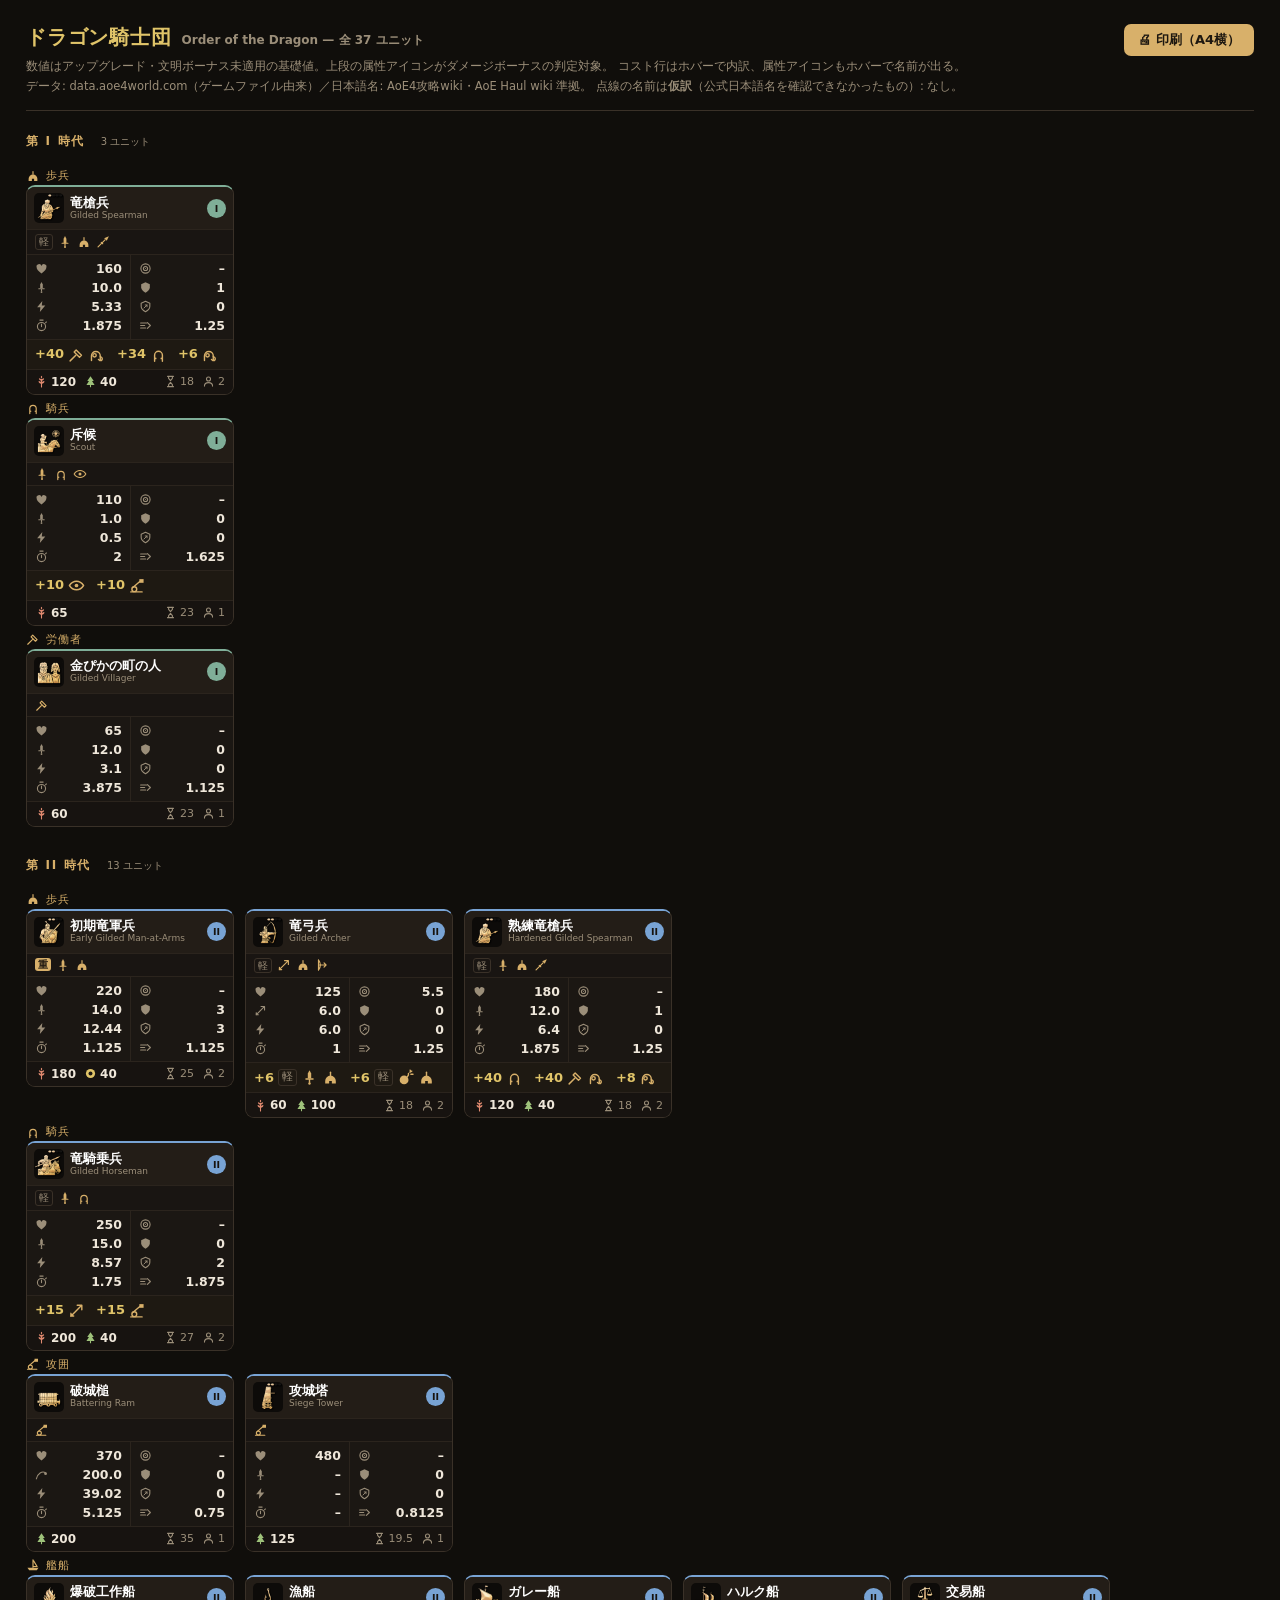
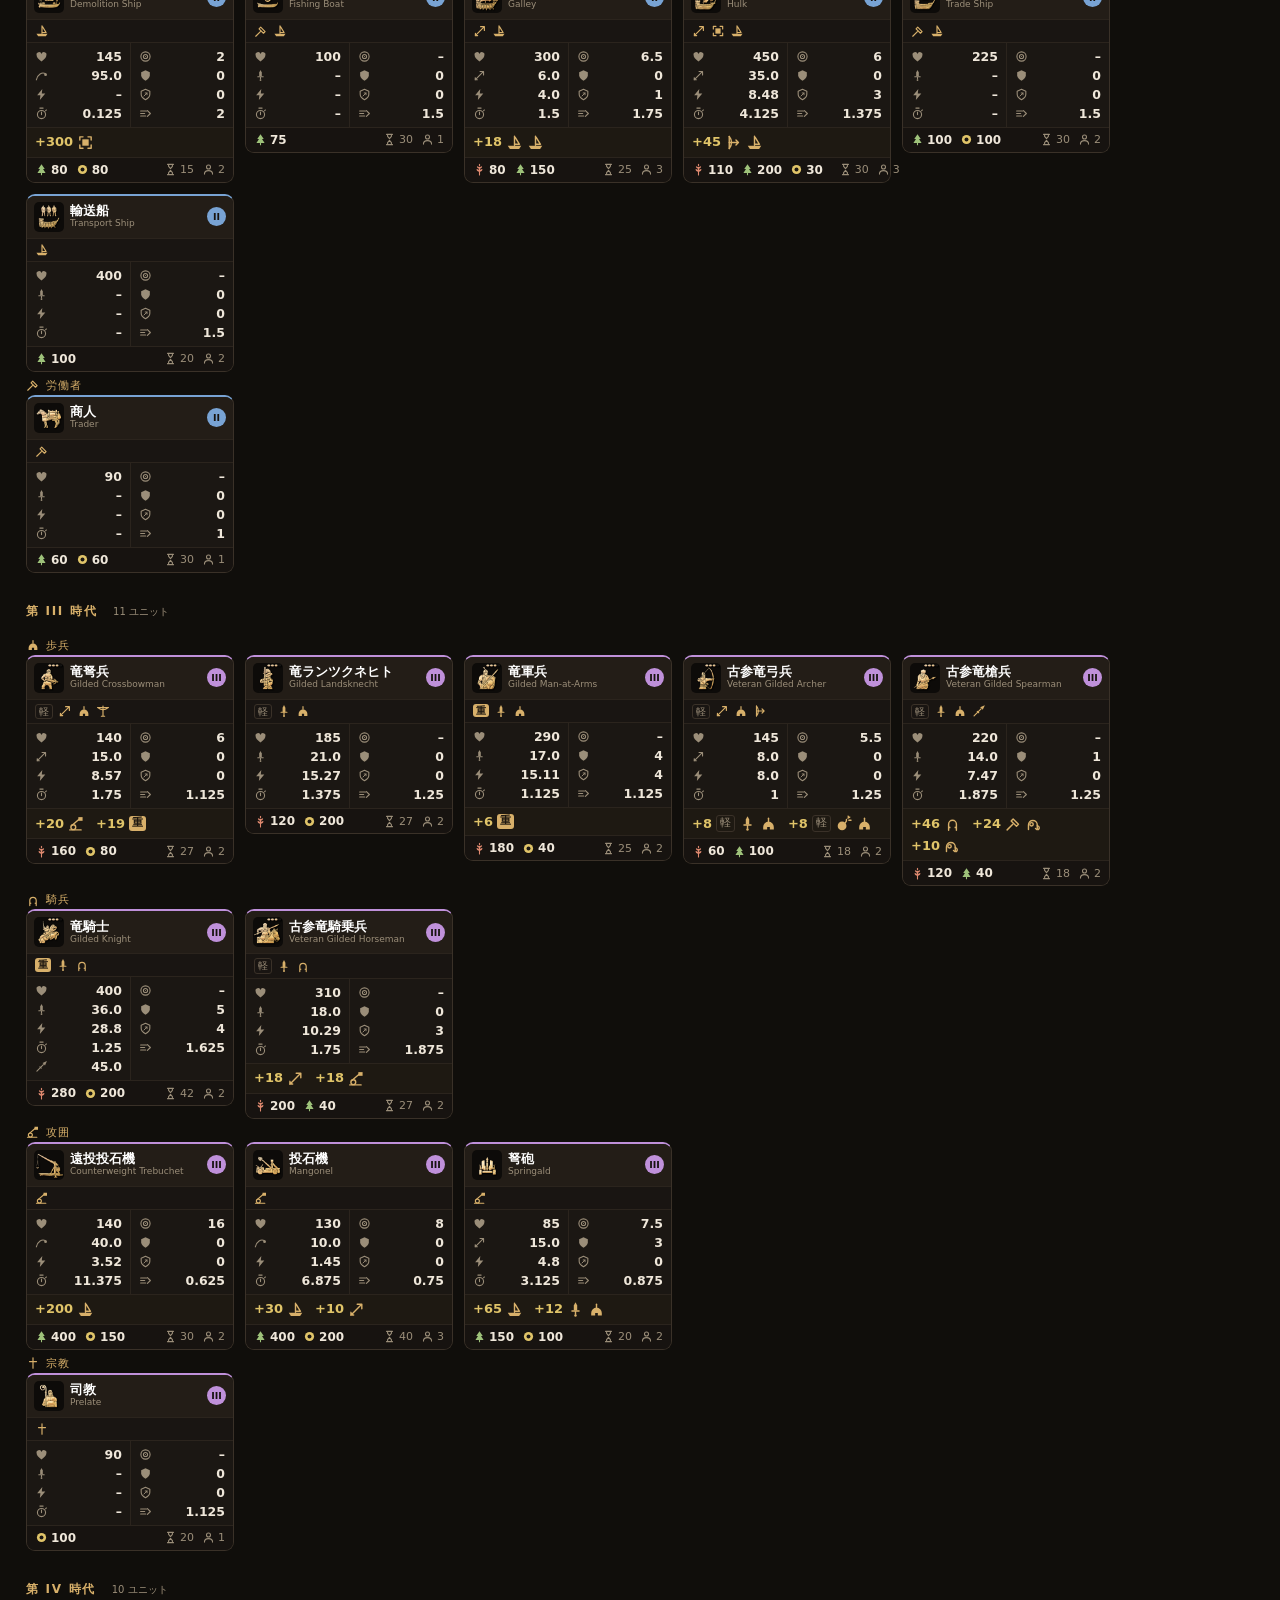
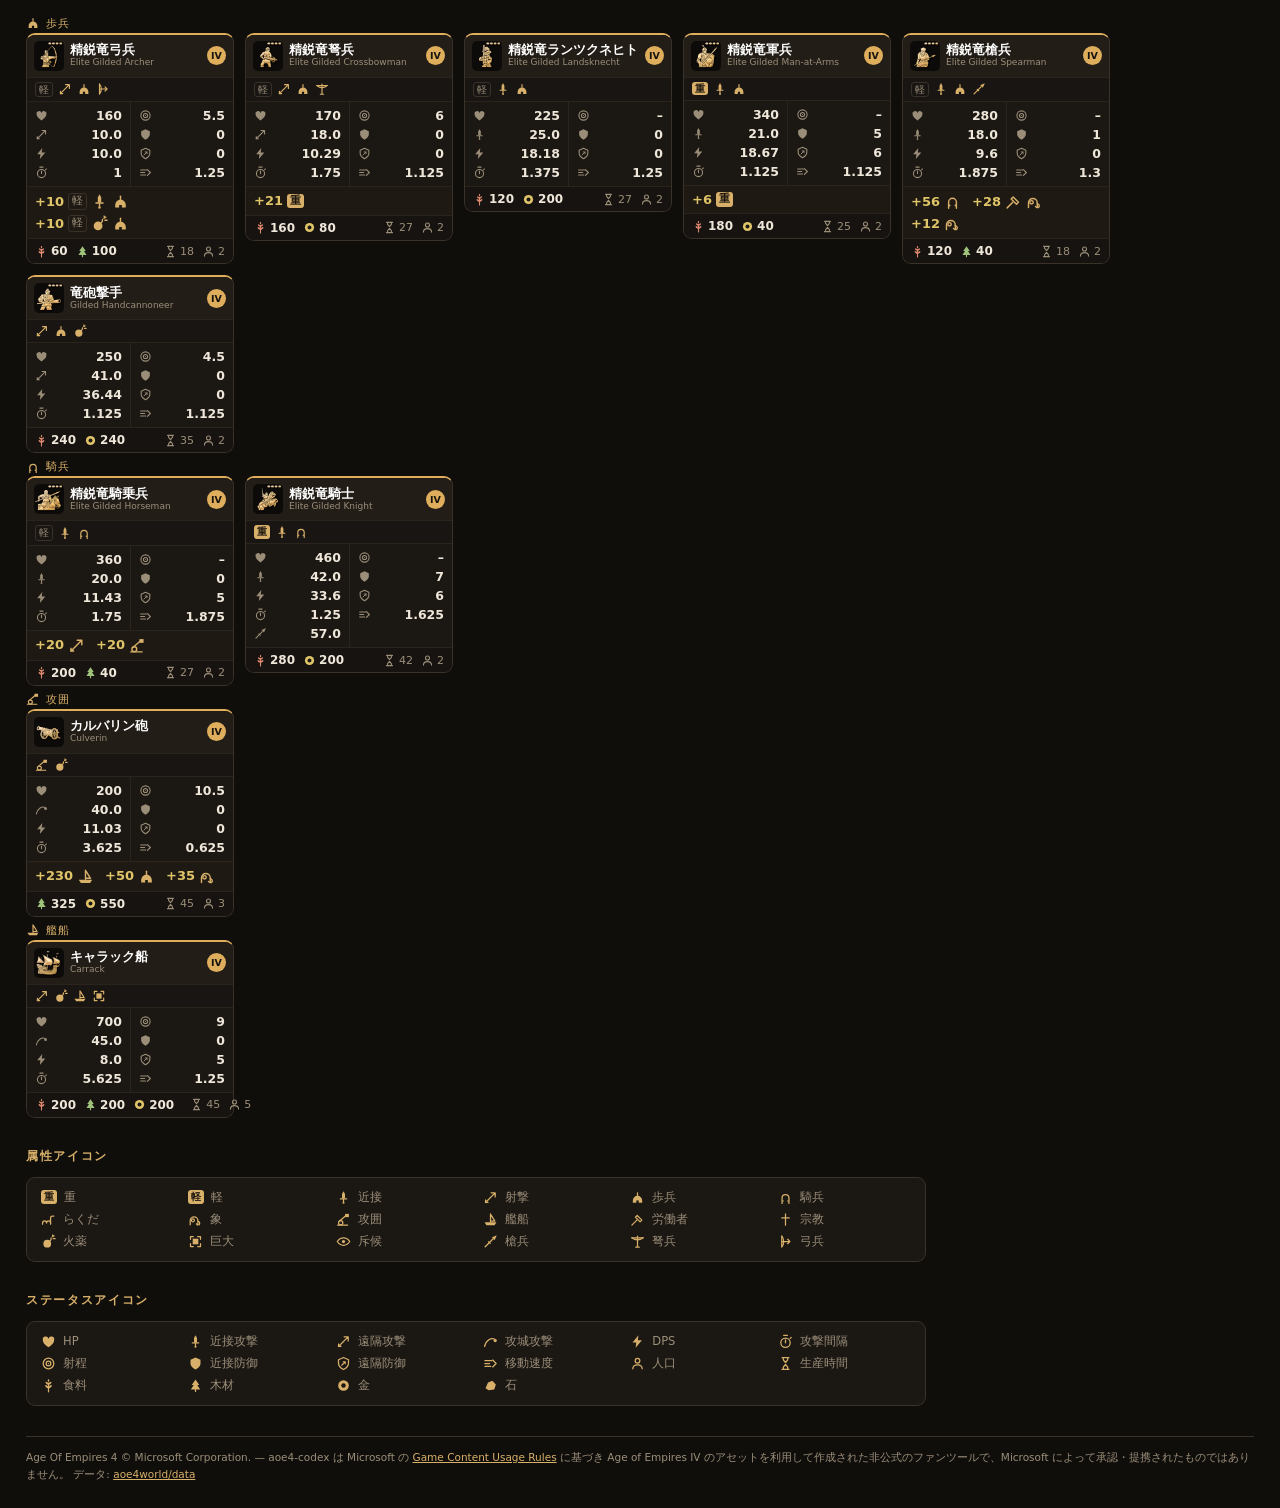
<file: aoe4-od.html>
<!DOCTYPE html><html lang="ja"><head><meta charset="utf-8">
<meta name="viewport" content="width=device-width,initial-scale=1">
<title>ドラゴン騎士団 ユニット一覧 - AoE4</title><style>
:root{--bg:#100e0b;--card:#1b1713;--card2:#231d17;--line:#3a3128;--fg:#efe7da;--dim:#9b8e79;
--gold:#d8b06a;--a1:#7fae98;--a2:#78a3d4;--a3:#bf90da;--a4:#dfae5c;
--food:#e08a70;--wood:#9ec27a;--gold2:#e0c469;--stone:#93a0ab}
*{box-sizing:border-box}
body{margin:0;padding:24px 26px;background:var(--bg);color:var(--fg);font-size:13px;
font-family:"Segoe UI","Hiragino Kaku Gothic ProN","Noto Sans JP",system-ui,sans-serif;
font-variant-numeric:tabular-nums}
h2{font-size:12px;color:var(--gold);letter-spacing:.14em;margin:0 0 12px;font-weight:600}
h2 small{color:var(--dim);letter-spacing:0;font-weight:400;margin-left:10px}
.sec{margin-bottom:30px}
.row{display:flex;gap:12px;flex-wrap:wrap;align-items:flex-start}
.ic{width:13px;height:13px;flex:none;fill:none;stroke:currentColor;stroke-width:2;
stroke-linecap:round;stroke-linejoin:round;viewBox:0 0 24 24}
svg.ic{width:13px;height:13px}
.card{width:208px;background:var(--card);border:1px solid var(--line);border-radius:9px}
.a1{border-top:2px solid var(--a1)}.a2{border-top:2px solid var(--a2)}
.a3{border-top:2px solid var(--a3)}.a4{border-top:2px solid var(--a4)}
.card .hd{display:flex;align-items:center;gap:6px;padding:6px 7px;background:var(--card2);
border-radius:8px 8px 0 0}
.card .hd img{width:30px;height:30px;border-radius:5px;flex:none;background:#0d0b09}
.card .nm{flex:1;min-width:0;font-weight:700;color:#fff;font-size:12.5px;line-height:1.2;
white-space:nowrap;overflow:hidden;text-overflow:ellipsis}
.card .en{display:block;color:var(--dim);font-weight:400;font-size:9px;line-height:1.25;
white-space:nowrap;overflow:hidden;text-overflow:ellipsis}
.card .age{flex:none;width:19px;height:19px;line-height:19px;text-align:center;border-radius:50%;
font-size:9.5px;font-weight:700;color:#17130f}
.a1 .age{background:var(--a1)}.a2 .age{background:var(--a2)}.a3 .age{background:var(--a3)}.a4 .age{background:var(--a4)}
.attrs{display:flex;align-items:center;gap:5px;padding:4px 8px;background:#191512;
border-top:1px solid #2b241d;border-bottom:1px solid #2b241d;color:var(--gold);flex-wrap:wrap}
.attrs .at{display:inline-flex}
.attrs svg.ic{width:14px;height:14px}
.sw-hv{stroke-width:3.2} .sw-lt{stroke-width:1.3}
.kj{font-size:10px;line-height:1.35;padding:0 3px;border-radius:3px;font-weight:700}
.kj.hv,.kj{background:var(--gold);color:#1d1710}
.kj.lt{background:none;color:var(--dim);border:1px solid var(--line);font-weight:400}
.bdg{display:inline-flex;padding:1px;border-radius:3px;border:1px solid var(--gold);color:var(--gold)}
.bdg.on{background:var(--gold);color:#1d1710}
.card .body{display:grid;grid-template-columns:1fr 1fr}
.card .col{padding:4px 0} .card .col+.col{border-left:1px solid #2b241d}
.card .r{display:flex;align-items:center;gap:5px;padding:2px 8px}
.card .r .ic{color:var(--dim)}
.card .v{font-weight:600;font-size:12.5px;margin-left:auto}
.bonus{display:flex;flex-wrap:wrap;gap:5px 11px;padding:6px 8px;border-top:1px solid #2b241d;
background:#1e1912}
.bo{display:inline-flex;align-items:center;gap:4px;color:var(--gold2,#f0d49a);
font-size:13px;font-weight:700;line-height:1.2}
.bo svg.ic{width:17px;height:17px;color:var(--gold)}
.bo .kj{font-size:11px;padding:0 3px;line-height:1.3}
.card .ft{display:flex;align-items:center;gap:8px;padding:5px 8px;border-top:1px solid #2b241d;
background:#171310;font-size:12px;border-radius:0 0 8px 8px}
.card .ft .sp{flex:1}
.card .c{display:inline-flex;align-items:center;gap:3px;font-weight:600}
.card .c.dim{color:var(--dim);font-weight:400;font-size:11px}
.r-f .ic{color:var(--food)}.r-wd .ic{color:var(--wood)}
.r-g .ic{color:var(--gold2)}.r-st .ic{color:var(--stone)}
.card.big .hd img{width:46px;height:46px}
.zoom{transform:scale(2.1);transform-origin:top left;width:208px}
.zwrap{display:flex;gap:18px;margin-bottom:14px}
.zcol{width:410px;height:430px} .zcol h3{font-size:12px;color:var(--gold);margin:0 0 8px;font-weight:600}
.lgwrap{display:grid;grid-template-columns:repeat(6,minmax(0,1fr));gap:7px 14px;max-width:900px;
background:var(--card);border:1px solid var(--line);border-radius:9px;padding:12px 14px}
.lg{display:flex;align-items:center;gap:7px;color:var(--dim);font-size:11.5px}
.lg .ic{width:15px;height:15px;color:var(--gold)}
.prov{border-bottom:1px dotted var(--dim)}
/* ---- ツールチップ（待ち時間なし・大きめ） ---- */
[data-tip]{position:relative}
[data-tip]:hover{z-index:120}
[data-tip]:hover::after{
 content:attr(data-tip);position:absolute;left:0;top:calc(100% + 5px);
 background:#2f2820;color:#f7f1e6;border:1px solid var(--gold);border-radius:7px;
 padding:6px 11px;font-size:14px;font-weight:500;line-height:1.35;letter-spacing:.02em;
 white-space:nowrap;pointer-events:none;z-index:200;box-shadow:0 6px 18px #000b}
[data-tip].up:hover::after{top:auto;bottom:calc(100% + 5px)}
.card .r[data-tip]:hover::after{left:4px}
.attrs [data-tip]:hover::after{left:-2px}

/* ================= 印刷（A4横） ================= */
@page{size:A4 landscape;margin:8mm}
@media print{
 :root{--bg:#fff;--card:#fff;--card2:#f4efe6;--line:#a99b84;--fg:#191510;--dim:#5b5344;
  --gold:#7a5a1e;--gold2:#5a4212;--a1:#3f7d64;--a2:#35608f;--a3:#6f458c;--a4:#8f6512;
  --food:#b04a2c;--wood:#4d7a2e;--stone:#4d5a66}
 body{background:#fff;color:#191510;padding:0;font-size:12px}
 .noprint{display:none !important}
 a{color:#191510;text-decoration:none}
 .card{break-inside:avoid;page-break-inside:avoid;border-color:#b5a68e;box-shadow:none}
 .card .hd{background:#f0e9dd}
 .card .hd img{background:#231e16}
 .card .nm,.card .v{color:#000}
 .attrs{background:#f7f2e9;border-color:#cdc0a8}
 .bonus{background:#fbf5e9;border-color:#cdc0a8}
 .card .ft{background:#f7f2e9;border-color:#cdc0a8}
 .card .col+.col{border-color:#d8ccb5}
 .card .r .ic{color:#5b5344}
 .kj{background:#7a5a1e;color:#fff}
 .kj.lt{background:#fff;color:#3d372c;border-color:#8a7c66}
 [data-tip]:hover::after{display:none !important}
 .lgwrap{border-color:#b5a68e;break-inside:avoid}
 h1,h2{color:#4a3609}
}
.disc{margin-top:26px;padding-top:12px;border-top:1px solid var(--line);
color:var(--dim);font-size:10.5px;line-height:1.7}
.disc a{color:var(--gold)}
.note{color:var(--dim);font-size:11.5px;line-height:1.7;margin-top:8px;max-width:900px}

h1{font-size:20px;color:var(--gold2, #f0d49a);margin:0 0 2px;letter-spacing:.04em}
h1 small{font-size:12px;color:var(--dim);margin-left:10px;letter-spacing:0}
.head{margin-bottom:22px;padding-bottom:14px;border-bottom:1px solid var(--line)}
.head p{margin:6px 0 0;color:var(--dim);font-size:11.5px;line-height:1.7}
.pbtn{float:right;background:var(--gold);color:#1d1710;border:none;border-radius:7px;
padding:7px 14px;font-size:13px;font-weight:700;cursor:pointer;font-family:inherit}
.pbtn:hover{background:#f0d49a}
@media print{ .head p{font-size:9.5px} .famlab{break-after:avoid} body{zoom:.82} }
.famlab{width:100%;display:flex;align-items:center;gap:6px;color:var(--gold);font-size:11px;
letter-spacing:.1em;margin:6px 0 2px}
.famlab svg.ic{width:14px;height:14px}
.row{display:flex;gap:11px;flex-wrap:wrap;align-items:flex-start}
</style></head><body>
<svg style="display:none" xmlns="http://www.w3.org/2000/svg">
<symbol id="i-hp" viewBox="0 0 24 24"><path d="M12 21C5 16.5 3 13 3 9.8A4.6 4.6 0 0 1 12 7.4 4.6 4.6 0 0 1 21 9.8C21 13 19 16.5 12 21Z" fill="currentColor" stroke="none"/></symbol>
<symbol id="i-melee" viewBox="0 0 24 24"><path d="M12 1.8 14.4 6.5V13.5H9.6V6.5Z" fill="currentColor" stroke="none"/><path d="M7 14.2h10M12 14.2v4.4"/><circle cx="12" cy="20.4" r="1.7" fill="currentColor" stroke="none"/></symbol>
<symbol id="i-ranged" viewBox="0 0 24 24"><path d="M4 20 19 5M13 4.5h6.5V11M4 20l.2-4M4 20l4-.2"/></symbol>
<symbol id="i-siege" viewBox="0 0 24 24"><path d="M2.5 20C5 9.5 13 5.5 19 8.5"/><circle cx="19.5" cy="10.5" r="2.6" fill="currentColor" stroke="none"/></symbol>
<symbol id="i-fire" viewBox="0 0 24 24"><path d="M12 2.5c4 5 6 7.5 6 11a6 6 0 0 1-12 0c0-2 1-3.5 2.5-5 .3 1.6 1 2.5 2 2.5 1.2 0 1.8-1.6 1.5-8.5Z" fill="currentColor" stroke="none"/></symbol>
<symbol id="i-dps" viewBox="0 0 24 24"><path d="M13.5 2 4 13.5h6L9 22l10-12h-6.5Z" fill="currentColor" stroke="none"/></symbol>
<symbol id="i-int" viewBox="0 0 24 24"><circle cx="12" cy="14" r="7.5"/><path d="M12 14V9.5M9 2h6M19.5 7 21 5.5"/></symbol>
<symbol id="i-range" viewBox="0 0 24 24"><circle cx="12" cy="12" r="8.5"/><circle cx="12" cy="12" r="3.8"/><circle cx="12" cy="12" r="1" fill="currentColor" stroke="none"/></symbol>
<symbol id="i-armm" viewBox="0 0 24 24"><path d="M12 2.4 20 6v5.6c0 5-4.4 8.2-8 10-3.6-1.8-8-5-8-10V6Z" fill="currentColor" stroke="none"/></symbol>
<symbol id="i-armr" viewBox="0 0 24 24"><path d="M12 2.4 20 6v5.6c0 5-4.4 8.2-8 10-3.6-1.8-8-5-8-10V6Z"/><path d="M9.2 14.8 14.8 9.2M11.5 9.2h3.3v3.3" stroke-width="1.7"/></symbol>
<symbol id="i-speed" viewBox="0 0 24 24"><path d="M3 7.5h11M3 12h7.5M3 16.5h9.5"/><path d="M15.5 6.5 21 12l-5.5 5.5"/></symbol>
<symbol id="i-pop" viewBox="0 0 24 24"><circle cx="12" cy="7.5" r="3.7"/><path d="M4.5 20.5c0-4.2 3.4-6.5 7.5-6.5s7.5 2.3 7.5 6.5"/></symbol>
<symbol id="i-time" viewBox="0 0 24 24"><path d="M6.5 2.5h11M6.5 21.5h11M8.5 2.5v3.6L12 10.4l3.5-4.3V2.5M8.5 21.5v-3.6L12 13.6l3.5 4.3v3.6"/></symbol>
<symbol id="i-food" viewBox="0 0 24 24"><path d="M12 22V8"/><path d="M12 16.5c-3.4 0-5.4-2.2-5.4-5.2 3.4 0 5.4 2.2 5.4 5.2Zm0 0c3.4 0 5.4-2.2 5.4-5.2-3.4 0-5.4 2.2-5.4 5.2Z" fill="currentColor" stroke="none"/><path d="M12 10.5c-3 0-4.8-2-4.8-4.6 3 0 4.8 2 4.8 4.6Zm0 0c3 0 4.8-2 4.8-4.6-3 0-4.8 2-4.8 4.6Z" fill="currentColor" stroke="none"/><path d="M12 6.4c1.7-1.6 1.7-3.4 0-4.8-1.7 1.4-1.7 3.2 0 4.8Z" fill="currentColor" stroke="none"/></symbol>
<symbol id="i-wood" viewBox="0 0 24 24"><path d="M12 2.5 6 11h3.2L4.5 18.5h15L14.8 11H18Z" fill="currentColor" stroke="none"/><path d="M12 18.5v3"/></symbol>
<symbol id="i-gold" viewBox="0 0 24 24"><circle cx="12" cy="12" r="8.5" fill="currentColor" stroke="none"/><circle cx="12" cy="12" r="3.6" fill="#1b1713" stroke="none"/></symbol>
<symbol id="i-stone" viewBox="0 0 24 24"><path d="M4 16.5 8 7l7-2.5 5.5 6-2.5 8-9 1Z" fill="currentColor" stroke="none"/></symbol>
<symbol id="a-inf" viewBox="0 0 24 24"><path d="M4.5 16.8a7.5 7.5 0 0 1 15 0v3.7h-5.6v-3.7h-3.8v3.7H4.5Z" fill="currentColor" stroke="none"/><path d="M12 9V4.5" stroke-width="2"/></symbol>
<symbol id="a-cav" viewBox="0 0 24 24"><path d="M6.5 21.5V13a5.5 5.5 0 0 1 11 0v8.5"/><circle cx="8" cy="17.5" r="1.2" fill="currentColor" stroke="none"/><circle cx="16" cy="17.5" r="1.2" fill="currentColor" stroke="none"/></symbol>
<symbol id="a-camel" viewBox="0 0 24 24"><path d="M2.5 19.5v-1.8c0-2 1.4-3.6 3.2-3.6s3.2 1.6 3.2 3.6c0-2 1.4-3.6 3.2-3.6s3.2 1.6 3.2 3.6v1.8"/><path d="M15.3 17.7V9.4c0-1.6 1.2-2.9 2.8-2.9h2.4"/></symbol>
<symbol id="a-eleph" viewBox="0 0 24 24"><path d="M3.5 20.5V14a6.2 6.2 0 0 1 12.4 0v6.5"/><path d="M15.9 15c2.9.5 3.7 3.4 1.8 5.5"/><circle cx="7.8" cy="13.2" r="2.4"/><path d="M13.4 19l2.2 1.6"/></symbol>
<symbol id="a-siege" viewBox="0 0 24 24"><path d="M2.5 21h16"/><circle cx="7.5" cy="17.2" r="3.4"/><path d="M5.8 14.4 16.5 5.2"/><path d="M14.6 3h6v5.2h-6Z" fill="currentColor" stroke="none"/></symbol>
<symbol id="a-ship" viewBox="0 0 24 24"><path d="M2.5 16.5h19l-3 4.5H5.5Z" fill="currentColor" stroke="none"/><path d="M12 16V3M12.8 4.5 19 14.5h-6.2"/></symbol>
<symbol id="a-relig" viewBox="0 0 24 24"><path d="M12 3v18M6 9.5h12"/></symbol>
<symbol id="a-worker" viewBox="0 0 24 24"><path d="M3 21 11 13"/><path d="M11.5 5.5 19 13l-2.8 2.8L8.7 8.3Z"/></symbol>
<symbol id="a-gun" viewBox="0 0 24 24"><circle cx="10" cy="15.5" r="6.2" fill="currentColor" stroke="none"/><path d="M14.6 11c1.5-1.6 2-3 1.6-4.6"/><path d="M18.2 4.4l2.6-1.4M19.6 7.4h3M18.6 1.6l.8 2.4"/></symbol>
<symbol id="a-melee" viewBox="0 0 24 24"><path d="M12 1.8 14.4 6.5V13.5H9.6V6.5Z" fill="currentColor" stroke="none"/><path d="M7 14.2h10M12 14.2v4.4"/><circle cx="12" cy="20.4" r="1.7" fill="currentColor" stroke="none"/></symbol>
<symbol id="a-ranged" viewBox="0 0 24 24"><path d="M4 20 19 5M13 4.5h6.5V11M4 20l.2-4M4 20l4-.2"/></symbol>
<symbol id="a-massive" viewBox="0 0 24 24"><path d="M7.5 7.5h9v9h-9Z" fill="currentColor" stroke="none"/><path d="M4 8.5V4h4.5M15.5 4H20v4.5M20 15.5V20h-4.5M8.5 20H4v-4.5"/></symbol>
<symbol id="a-scout" viewBox="0 0 24 24"><path d="M2 12s3.8-6 10-6 10 6 10 6-3.8 6-10 6-10-6-10-6Z"/><circle cx="12" cy="12" r="2.6" fill="currentColor" stroke="none"/></symbol>
<symbol id="a-spear" viewBox="0 0 24 24"><path d="M3.5 20.5 15.5 8.5"/><path d="M22 2 14 5.5 18.5 10Z" fill="currentColor" stroke="none"/><path d="M9 12.5 11.5 15"/></symbol>
<symbol id="a-xbow" viewBox="0 0 24 24"><path d="M3 6Q12 13 21 6"/><path d="M3 6H21"/><path d="M12 3.5V21M9.2 21h5.6"/></symbol>
<symbol id="a-bow" viewBox="0 0 24 24"><path d="M6 3.5a13 13 0 0 1 0 17"/><path d="M6 3.5 6 20.5"/><path d="M6 12h13M15.5 8.5 19 12l-3.5 3.5"/></symbol>
<symbol id="a-heavy" viewBox="0 0 24 24"><path d="M12 2.4 20 6v5.6c0 5-4.4 8.2-8 10-3.6-1.8-8-5-8-10V6Z" fill="currentColor" stroke="none"/></symbol>
<symbol id="a-light" viewBox="0 0 24 24"><path d="M19.5 3.5C10 4 4.5 9.5 4.5 18v2.5"/><path d="M19.5 3.5c.5 8-4.5 13-11.5 13.5"/></symbol>
</svg>
<div class="head"><button class="pbtn noprint" onclick="window.print()">🖨 印刷（A4横）</button>
<h1>ドラゴン騎士団<small>Order of the Dragon — 全 37 ユニット</small></h1>
<p>数値はアップグレード・文明ボーナス未適用の基礎値。上段の属性アイコンがダメージボーナスの判定対象。
コスト行はホバーで内訳、属性アイコンもホバーで名前が出る。<br>
データ: data.aoe4world.com（ゲームファイル由来）／日本語名: AoE4攻略wiki・AoE Haul wiki 準拠。
点線の名前は<b>仮訳</b>（公式日本語名を確認できなかったもの）: なし。
</p></div>
<div class="sec"><h2>第 I 時代 <small>3 ユニット</small></h2>
<div class="row"></div><div class="famlab"><svg class="ic "><use href="#a-inf"/></svg>歩兵</div><div class="row"><div class="card a1">
  <div class="hd"><img src="assets/units/gilded-spearman-1.png" alt=""><div class="nm">竜槍兵<span class="en">Gilded Spearman</span></div>
    <div class="age">I</div></div>
  <div class="attrs"><span class="kj lt" data-tip="軽">軽</span><span class="at" data-tip="近接"><svg class="ic "><use href="#a-melee"/></svg></span><span class="at" data-tip="歩兵"><svg class="ic "><use href="#a-inf"/></svg></span><span class="at" data-tip="槍兵"><svg class="ic "><use href="#a-spear"/></svg></span></div>
  <div class="body"><div class="col"><div class="r" data-tip="HP"><svg class="ic "><use href="#i-hp"/></svg><span class="v">160</span></div><div class="r" data-tip="攻撃力（近接攻撃）"><svg class="ic "><use href="#i-melee"/></svg><span class="v">10.0</span></div><div class="r" data-tip="DPS（自爆ユニットは出さない）"><svg class="ic "><use href="#i-dps"/></svg><span class="v">5.33</span></div><div class="r" data-tip="攻撃間隔（秒）"><svg class="ic "><use href="#i-int"/></svg><span class="v">1.875</span></div></div><div class="col"><div class="r" data-tip="射程（–は近接）"><svg class="ic "><use href="#i-range"/></svg><span class="v">–</span></div><div class="r" data-tip="近接防御"><svg class="ic "><use href="#i-armm"/></svg><span class="v">1</span></div><div class="r" data-tip="遠隔防御"><svg class="ic "><use href="#i-armr"/></svg><span class="v">0</span></div><div class="r" data-tip="移動速度"><svg class="ic "><use href="#i-speed"/></svg><span class="v">1.25</span></div></div></div>
  <div class="bonus"><span class="bo up" data-tip="対 労働者・象 +40">+40<svg class="ic "><use href="#a-worker"/></svg><svg class="ic "><use href="#a-eleph"/></svg></span><span class="bo up" data-tip="対 騎兵 +34">+34<svg class="ic "><use href="#a-cav"/></svg></span><span class="bo up" data-tip="対 象 +6">+6<svg class="ic "><use href="#a-eleph"/></svg></span></div>
  <div class="ft up" data-tip="食料 120 / 木材 40 / 合計 160"><span class="c r-f"><svg class="ic "><use href="#i-food"/></svg>120</span><span class="c r-wd"><svg class="ic "><use href="#i-wood"/></svg>40</span><span class="sp"></span>
    <span class="c dim"><svg class="ic "><use href="#i-time"/></svg>18</span><span class="c dim"><svg class="ic "><use href="#i-pop"/></svg>2</span></div>
</div></div><div class="famlab"><svg class="ic "><use href="#a-cav"/></svg>騎兵</div><div class="row"><div class="card a1">
  <div class="hd"><img src="assets/units/scout-1.png" alt=""><div class="nm">斥候<span class="en">Scout</span></div>
    <div class="age">I</div></div>
  <div class="attrs"><span class="at" data-tip="近接"><svg class="ic "><use href="#a-melee"/></svg></span><span class="at" data-tip="騎兵"><svg class="ic "><use href="#a-cav"/></svg></span><span class="at" data-tip="斥候"><svg class="ic "><use href="#a-scout"/></svg></span></div>
  <div class="body"><div class="col"><div class="r" data-tip="HP"><svg class="ic "><use href="#i-hp"/></svg><span class="v">110</span></div><div class="r" data-tip="攻撃力（近接攻撃）"><svg class="ic "><use href="#i-melee"/></svg><span class="v">1.0</span></div><div class="r" data-tip="DPS（自爆ユニットは出さない）"><svg class="ic "><use href="#i-dps"/></svg><span class="v">0.5</span></div><div class="r" data-tip="攻撃間隔（秒）"><svg class="ic "><use href="#i-int"/></svg><span class="v">2</span></div></div><div class="col"><div class="r" data-tip="射程（–は近接）"><svg class="ic "><use href="#i-range"/></svg><span class="v">–</span></div><div class="r" data-tip="近接防御"><svg class="ic "><use href="#i-armm"/></svg><span class="v">0</span></div><div class="r" data-tip="遠隔防御"><svg class="ic "><use href="#i-armr"/></svg><span class="v">0</span></div><div class="r" data-tip="移動速度"><svg class="ic "><use href="#i-speed"/></svg><span class="v">1.625</span></div></div></div>
  <div class="bonus"><span class="bo up" data-tip="対 斥候 +10">+10<svg class="ic "><use href="#a-scout"/></svg></span><span class="bo up" data-tip="対 攻囲 +10">+10<svg class="ic "><use href="#a-siege"/></svg></span></div>
  <div class="ft up" data-tip="食料 65 / 合計 65"><span class="c r-f"><svg class="ic "><use href="#i-food"/></svg>65</span><span class="sp"></span>
    <span class="c dim"><svg class="ic "><use href="#i-time"/></svg>23</span><span class="c dim"><svg class="ic "><use href="#i-pop"/></svg>1</span></div>
</div></div><div class="famlab"><svg class="ic "><use href="#a-worker"/></svg>労働者</div><div class="row"><div class="card a1">
  <div class="hd"><img src="assets/units/gilded-villager-1.png" alt=""><div class="nm">金ぴかの町の人<span class="en">Gilded Villager</span></div>
    <div class="age">I</div></div>
  <div class="attrs"><span class="at" data-tip="労働者"><svg class="ic "><use href="#a-worker"/></svg></span></div>
  <div class="body"><div class="col"><div class="r" data-tip="HP"><svg class="ic "><use href="#i-hp"/></svg><span class="v">65</span></div><div class="r" data-tip="攻撃力（近接攻撃）"><svg class="ic "><use href="#i-melee"/></svg><span class="v">12.0</span></div><div class="r" data-tip="DPS（自爆ユニットは出さない）"><svg class="ic "><use href="#i-dps"/></svg><span class="v">3.1</span></div><div class="r" data-tip="攻撃間隔（秒）"><svg class="ic "><use href="#i-int"/></svg><span class="v">3.875</span></div></div><div class="col"><div class="r" data-tip="射程（–は近接）"><svg class="ic "><use href="#i-range"/></svg><span class="v">–</span></div><div class="r" data-tip="近接防御"><svg class="ic "><use href="#i-armm"/></svg><span class="v">0</span></div><div class="r" data-tip="遠隔防御"><svg class="ic "><use href="#i-armr"/></svg><span class="v">0</span></div><div class="r" data-tip="移動速度"><svg class="ic "><use href="#i-speed"/></svg><span class="v">1.125</span></div></div></div>
  
  <div class="ft up" data-tip="食料 60 / 合計 60"><span class="c r-f"><svg class="ic "><use href="#i-food"/></svg>60</span><span class="sp"></span>
    <span class="c dim"><svg class="ic "><use href="#i-time"/></svg>23</span><span class="c dim"><svg class="ic "><use href="#i-pop"/></svg>1</span></div>
</div></div></div><div class="sec"><h2>第 II 時代 <small>13 ユニット</small></h2>
<div class="row"></div><div class="famlab"><svg class="ic "><use href="#a-inf"/></svg>歩兵</div><div class="row"><div class="card a2">
  <div class="hd"><img src="assets/units/gilded-man-at-arms-2.png" alt=""><div class="nm">初期竜軍兵<span class="en">Early Gilded Man-at-Arms</span></div>
    <div class="age">II</div></div>
  <div class="attrs"><span class="kj hv" data-tip="重">重</span><span class="at" data-tip="近接"><svg class="ic "><use href="#a-melee"/></svg></span><span class="at" data-tip="歩兵"><svg class="ic "><use href="#a-inf"/></svg></span></div>
  <div class="body"><div class="col"><div class="r" data-tip="HP"><svg class="ic "><use href="#i-hp"/></svg><span class="v">220</span></div><div class="r" data-tip="攻撃力（近接攻撃）"><svg class="ic "><use href="#i-melee"/></svg><span class="v">14.0</span></div><div class="r" data-tip="DPS（自爆ユニットは出さない）"><svg class="ic "><use href="#i-dps"/></svg><span class="v">12.44</span></div><div class="r" data-tip="攻撃間隔（秒）"><svg class="ic "><use href="#i-int"/></svg><span class="v">1.125</span></div></div><div class="col"><div class="r" data-tip="射程（–は近接）"><svg class="ic "><use href="#i-range"/></svg><span class="v">–</span></div><div class="r" data-tip="近接防御"><svg class="ic "><use href="#i-armm"/></svg><span class="v">3</span></div><div class="r" data-tip="遠隔防御"><svg class="ic "><use href="#i-armr"/></svg><span class="v">3</span></div><div class="r" data-tip="移動速度"><svg class="ic "><use href="#i-speed"/></svg><span class="v">1.125</span></div></div></div>
  
  <div class="ft up" data-tip="食料 180 / 金 40 / 合計 220"><span class="c r-f"><svg class="ic "><use href="#i-food"/></svg>180</span><span class="c r-g"><svg class="ic "><use href="#i-gold"/></svg>40</span><span class="sp"></span>
    <span class="c dim"><svg class="ic "><use href="#i-time"/></svg>25</span><span class="c dim"><svg class="ic "><use href="#i-pop"/></svg>2</span></div>
</div><div class="card a2">
  <div class="hd"><img src="assets/units/gilded-archer-2.png" alt=""><div class="nm">竜弓兵<span class="en">Gilded Archer</span></div>
    <div class="age">II</div></div>
  <div class="attrs"><span class="kj lt" data-tip="軽">軽</span><span class="at" data-tip="射撃"><svg class="ic "><use href="#a-ranged"/></svg></span><span class="at" data-tip="歩兵"><svg class="ic "><use href="#a-inf"/></svg></span><span class="at" data-tip="弓兵"><svg class="ic "><use href="#a-bow"/></svg></span></div>
  <div class="body"><div class="col"><div class="r" data-tip="HP"><svg class="ic "><use href="#i-hp"/></svg><span class="v">125</span></div><div class="r" data-tip="攻撃力（遠隔攻撃）"><svg class="ic "><use href="#i-ranged"/></svg><span class="v">6.0</span></div><div class="r" data-tip="DPS（自爆ユニットは出さない）"><svg class="ic "><use href="#i-dps"/></svg><span class="v">6.0</span></div><div class="r" data-tip="攻撃間隔（秒）"><svg class="ic "><use href="#i-int"/></svg><span class="v">1</span></div></div><div class="col"><div class="r" data-tip="射程（–は近接）"><svg class="ic "><use href="#i-range"/></svg><span class="v">5.5</span></div><div class="r" data-tip="近接防御"><svg class="ic "><use href="#i-armm"/></svg><span class="v">0</span></div><div class="r" data-tip="遠隔防御"><svg class="ic "><use href="#i-armr"/></svg><span class="v">0</span></div><div class="r" data-tip="移動速度"><svg class="ic "><use href="#i-speed"/></svg><span class="v">1.25</span></div></div></div>
  <div class="bonus"><span class="bo up" data-tip="対 軽・近接・歩兵 +6">+6<span class="kj lt">軽</span><svg class="ic "><use href="#a-melee"/></svg><svg class="ic "><use href="#a-inf"/></svg></span><span class="bo up" data-tip="対 軽・火薬・歩兵 +6">+6<span class="kj lt">軽</span><svg class="ic "><use href="#a-gun"/></svg><svg class="ic "><use href="#a-inf"/></svg></span></div>
  <div class="ft up" data-tip="食料 60 / 木材 100 / 合計 160"><span class="c r-f"><svg class="ic "><use href="#i-food"/></svg>60</span><span class="c r-wd"><svg class="ic "><use href="#i-wood"/></svg>100</span><span class="sp"></span>
    <span class="c dim"><svg class="ic "><use href="#i-time"/></svg>18</span><span class="c dim"><svg class="ic "><use href="#i-pop"/></svg>2</span></div>
</div><div class="card a2">
  <div class="hd"><img src="assets/units/gilded-spearman-2.png" alt=""><div class="nm">熟練竜槍兵<span class="en">Hardened Gilded Spearman</span></div>
    <div class="age">II</div></div>
  <div class="attrs"><span class="kj lt" data-tip="軽">軽</span><span class="at" data-tip="近接"><svg class="ic "><use href="#a-melee"/></svg></span><span class="at" data-tip="歩兵"><svg class="ic "><use href="#a-inf"/></svg></span><span class="at" data-tip="槍兵"><svg class="ic "><use href="#a-spear"/></svg></span></div>
  <div class="body"><div class="col"><div class="r" data-tip="HP"><svg class="ic "><use href="#i-hp"/></svg><span class="v">180</span></div><div class="r" data-tip="攻撃力（近接攻撃）"><svg class="ic "><use href="#i-melee"/></svg><span class="v">12.0</span></div><div class="r" data-tip="DPS（自爆ユニットは出さない）"><svg class="ic "><use href="#i-dps"/></svg><span class="v">6.4</span></div><div class="r" data-tip="攻撃間隔（秒）"><svg class="ic "><use href="#i-int"/></svg><span class="v">1.875</span></div></div><div class="col"><div class="r" data-tip="射程（–は近接）"><svg class="ic "><use href="#i-range"/></svg><span class="v">–</span></div><div class="r" data-tip="近接防御"><svg class="ic "><use href="#i-armm"/></svg><span class="v">1</span></div><div class="r" data-tip="遠隔防御"><svg class="ic "><use href="#i-armr"/></svg><span class="v">0</span></div><div class="r" data-tip="移動速度"><svg class="ic "><use href="#i-speed"/></svg><span class="v">1.25</span></div></div></div>
  <div class="bonus"><span class="bo up" data-tip="対 騎兵 +40">+40<svg class="ic "><use href="#a-cav"/></svg></span><span class="bo up" data-tip="対 労働者・象 +40">+40<svg class="ic "><use href="#a-worker"/></svg><svg class="ic "><use href="#a-eleph"/></svg></span><span class="bo up" data-tip="対 象 +8">+8<svg class="ic "><use href="#a-eleph"/></svg></span></div>
  <div class="ft up" data-tip="食料 120 / 木材 40 / 合計 160"><span class="c r-f"><svg class="ic "><use href="#i-food"/></svg>120</span><span class="c r-wd"><svg class="ic "><use href="#i-wood"/></svg>40</span><span class="sp"></span>
    <span class="c dim"><svg class="ic "><use href="#i-time"/></svg>18</span><span class="c dim"><svg class="ic "><use href="#i-pop"/></svg>2</span></div>
</div></div><div class="famlab"><svg class="ic "><use href="#a-cav"/></svg>騎兵</div><div class="row"><div class="card a2">
  <div class="hd"><img src="assets/units/gilded-horseman-2.png" alt=""><div class="nm">竜騎乗兵<span class="en">Gilded Horseman</span></div>
    <div class="age">II</div></div>
  <div class="attrs"><span class="kj lt" data-tip="軽">軽</span><span class="at" data-tip="近接"><svg class="ic "><use href="#a-melee"/></svg></span><span class="at" data-tip="騎兵"><svg class="ic "><use href="#a-cav"/></svg></span></div>
  <div class="body"><div class="col"><div class="r" data-tip="HP"><svg class="ic "><use href="#i-hp"/></svg><span class="v">250</span></div><div class="r" data-tip="攻撃力（近接攻撃）"><svg class="ic "><use href="#i-melee"/></svg><span class="v">15.0</span></div><div class="r" data-tip="DPS（自爆ユニットは出さない）"><svg class="ic "><use href="#i-dps"/></svg><span class="v">8.57</span></div><div class="r" data-tip="攻撃間隔（秒）"><svg class="ic "><use href="#i-int"/></svg><span class="v">1.75</span></div></div><div class="col"><div class="r" data-tip="射程（–は近接）"><svg class="ic "><use href="#i-range"/></svg><span class="v">–</span></div><div class="r" data-tip="近接防御"><svg class="ic "><use href="#i-armm"/></svg><span class="v">0</span></div><div class="r" data-tip="遠隔防御"><svg class="ic "><use href="#i-armr"/></svg><span class="v">2</span></div><div class="r" data-tip="移動速度"><svg class="ic "><use href="#i-speed"/></svg><span class="v">1.875</span></div></div></div>
  <div class="bonus"><span class="bo up" data-tip="対 射撃 +15">+15<svg class="ic "><use href="#a-ranged"/></svg></span><span class="bo up" data-tip="対 攻囲 +15">+15<svg class="ic "><use href="#a-siege"/></svg></span></div>
  <div class="ft up" data-tip="食料 200 / 木材 40 / 合計 240"><span class="c r-f"><svg class="ic "><use href="#i-food"/></svg>200</span><span class="c r-wd"><svg class="ic "><use href="#i-wood"/></svg>40</span><span class="sp"></span>
    <span class="c dim"><svg class="ic "><use href="#i-time"/></svg>27</span><span class="c dim"><svg class="ic "><use href="#i-pop"/></svg>2</span></div>
</div></div><div class="famlab"><svg class="ic "><use href="#a-siege"/></svg>攻囲</div><div class="row"><div class="card a2">
  <div class="hd"><img src="assets/units/battering-ram-3.png" alt=""><div class="nm">破城槌<span class="en">Battering Ram</span></div>
    <div class="age">II</div></div>
  <div class="attrs"><span class="at" data-tip="攻囲"><svg class="ic "><use href="#a-siege"/></svg></span></div>
  <div class="body"><div class="col"><div class="r" data-tip="HP"><svg class="ic "><use href="#i-hp"/></svg><span class="v">370</span></div><div class="r" data-tip="攻撃力（攻城攻撃）"><svg class="ic "><use href="#i-siege"/></svg><span class="v">200.0</span></div><div class="r" data-tip="DPS（自爆ユニットは出さない）"><svg class="ic "><use href="#i-dps"/></svg><span class="v">39.02</span></div><div class="r" data-tip="攻撃間隔（秒）"><svg class="ic "><use href="#i-int"/></svg><span class="v">5.125</span></div></div><div class="col"><div class="r" data-tip="射程（–は近接）"><svg class="ic "><use href="#i-range"/></svg><span class="v">–</span></div><div class="r" data-tip="近接防御"><svg class="ic "><use href="#i-armm"/></svg><span class="v">0</span></div><div class="r" data-tip="遠隔防御"><svg class="ic "><use href="#i-armr"/></svg><span class="v">0</span></div><div class="r" data-tip="移動速度"><svg class="ic "><use href="#i-speed"/></svg><span class="v">0.75</span></div></div></div>
  
  <div class="ft up" data-tip="木材 200 / 合計 200"><span class="c r-wd"><svg class="ic "><use href="#i-wood"/></svg>200</span><span class="sp"></span>
    <span class="c dim"><svg class="ic "><use href="#i-time"/></svg>35</span><span class="c dim"><svg class="ic "><use href="#i-pop"/></svg>1</span></div>
</div><div class="card a2">
  <div class="hd"><img src="assets/units/siege-tower-3.png" alt=""><div class="nm">攻城塔<span class="en">Siege Tower</span></div>
    <div class="age">II</div></div>
  <div class="attrs"><span class="at" data-tip="攻囲"><svg class="ic "><use href="#a-siege"/></svg></span></div>
  <div class="body"><div class="col"><div class="r" data-tip="HP"><svg class="ic "><use href="#i-hp"/></svg><span class="v">480</span></div><div class="r" data-tip="攻撃力（近接攻撃）"><svg class="ic "><use href="#i-melee"/></svg><span class="v">–</span></div><div class="r" data-tip="DPS（自爆ユニットは出さない）"><svg class="ic "><use href="#i-dps"/></svg><span class="v">–</span></div><div class="r" data-tip="攻撃間隔（秒）"><svg class="ic "><use href="#i-int"/></svg><span class="v">–</span></div></div><div class="col"><div class="r" data-tip="射程（–は近接）"><svg class="ic "><use href="#i-range"/></svg><span class="v">–</span></div><div class="r" data-tip="近接防御"><svg class="ic "><use href="#i-armm"/></svg><span class="v">0</span></div><div class="r" data-tip="遠隔防御"><svg class="ic "><use href="#i-armr"/></svg><span class="v">0</span></div><div class="r" data-tip="移動速度"><svg class="ic "><use href="#i-speed"/></svg><span class="v">0.8125</span></div></div></div>
  
  <div class="ft up" data-tip="木材 125 / 合計 125"><span class="c r-wd"><svg class="ic "><use href="#i-wood"/></svg>125</span><span class="sp"></span>
    <span class="c dim"><svg class="ic "><use href="#i-time"/></svg>19.5</span><span class="c dim"><svg class="ic "><use href="#i-pop"/></svg>1</span></div>
</div></div><div class="famlab"><svg class="ic "><use href="#a-ship"/></svg>艦船</div><div class="row"><div class="card a2">
  <div class="hd"><img src="assets/units/demolition-ship-2.png" alt=""><div class="nm">爆破工作船<span class="en">Demolition Ship</span></div>
    <div class="age">II</div></div>
  <div class="attrs"><span class="at" data-tip="艦船"><svg class="ic "><use href="#a-ship"/></svg></span></div>
  <div class="body"><div class="col"><div class="r" data-tip="HP"><svg class="ic "><use href="#i-hp"/></svg><span class="v">145</span></div><div class="r" data-tip="攻撃力（攻城攻撃）"><svg class="ic "><use href="#i-siege"/></svg><span class="v">95.0</span></div><div class="r" data-tip="DPS（自爆ユニットは出さない）"><svg class="ic "><use href="#i-dps"/></svg><span class="v">–</span></div><div class="r" data-tip="攻撃間隔（秒）"><svg class="ic "><use href="#i-int"/></svg><span class="v">0.125</span></div></div><div class="col"><div class="r" data-tip="射程（–は近接）"><svg class="ic "><use href="#i-range"/></svg><span class="v">2</span></div><div class="r" data-tip="近接防御"><svg class="ic "><use href="#i-armm"/></svg><span class="v">0</span></div><div class="r" data-tip="遠隔防御"><svg class="ic "><use href="#i-armr"/></svg><span class="v">0</span></div><div class="r" data-tip="移動速度"><svg class="ic "><use href="#i-speed"/></svg><span class="v">2</span></div></div></div>
  <div class="bonus"><span class="bo up" data-tip="対 巨大 +300">+300<svg class="ic "><use href="#a-massive"/></svg></span></div>
  <div class="ft up" data-tip="木材 80 / 金 80 / 合計 160"><span class="c r-wd"><svg class="ic "><use href="#i-wood"/></svg>80</span><span class="c r-g"><svg class="ic "><use href="#i-gold"/></svg>80</span><span class="sp"></span>
    <span class="c dim"><svg class="ic "><use href="#i-time"/></svg>15</span><span class="c dim"><svg class="ic "><use href="#i-pop"/></svg>2</span></div>
</div><div class="card a2">
  <div class="hd"><img src="assets/units/fishing-boat-2.png" alt=""><div class="nm">漁船<span class="en">Fishing Boat</span></div>
    <div class="age">II</div></div>
  <div class="attrs"><span class="at" data-tip="労働者"><svg class="ic "><use href="#a-worker"/></svg></span><span class="at" data-tip="艦船"><svg class="ic "><use href="#a-ship"/></svg></span></div>
  <div class="body"><div class="col"><div class="r" data-tip="HP"><svg class="ic "><use href="#i-hp"/></svg><span class="v">100</span></div><div class="r" data-tip="攻撃力（近接攻撃）"><svg class="ic "><use href="#i-melee"/></svg><span class="v">–</span></div><div class="r" data-tip="DPS（自爆ユニットは出さない）"><svg class="ic "><use href="#i-dps"/></svg><span class="v">–</span></div><div class="r" data-tip="攻撃間隔（秒）"><svg class="ic "><use href="#i-int"/></svg><span class="v">–</span></div></div><div class="col"><div class="r" data-tip="射程（–は近接）"><svg class="ic "><use href="#i-range"/></svg><span class="v">–</span></div><div class="r" data-tip="近接防御"><svg class="ic "><use href="#i-armm"/></svg><span class="v">0</span></div><div class="r" data-tip="遠隔防御"><svg class="ic "><use href="#i-armr"/></svg><span class="v">0</span></div><div class="r" data-tip="移動速度"><svg class="ic "><use href="#i-speed"/></svg><span class="v">1.5</span></div></div></div>
  
  <div class="ft up" data-tip="木材 75 / 合計 75"><span class="c r-wd"><svg class="ic "><use href="#i-wood"/></svg>75</span><span class="sp"></span>
    <span class="c dim"><svg class="ic "><use href="#i-time"/></svg>30</span><span class="c dim"><svg class="ic "><use href="#i-pop"/></svg>1</span></div>
</div><div class="card a2">
  <div class="hd"><img src="assets/units/galley-2.png" alt=""><div class="nm">ガレー船<span class="en">Galley</span></div>
    <div class="age">II</div></div>
  <div class="attrs"><span class="at" data-tip="射撃"><svg class="ic "><use href="#a-ranged"/></svg></span><span class="at" data-tip="艦船"><svg class="ic "><use href="#a-ship"/></svg></span></div>
  <div class="body"><div class="col"><div class="r" data-tip="HP"><svg class="ic "><use href="#i-hp"/></svg><span class="v">300</span></div><div class="r" data-tip="攻撃力（遠隔攻撃）"><svg class="ic "><use href="#i-ranged"/></svg><span class="v">6.0</span></div><div class="r" data-tip="DPS（自爆ユニットは出さない）"><svg class="ic "><use href="#i-dps"/></svg><span class="v">4.0</span></div><div class="r" data-tip="攻撃間隔（秒）"><svg class="ic "><use href="#i-int"/></svg><span class="v">1.5</span></div></div><div class="col"><div class="r" data-tip="射程（–は近接）"><svg class="ic "><use href="#i-range"/></svg><span class="v">6.5</span></div><div class="r" data-tip="近接防御"><svg class="ic "><use href="#i-armm"/></svg><span class="v">0</span></div><div class="r" data-tip="遠隔防御"><svg class="ic "><use href="#i-armr"/></svg><span class="v">1</span></div><div class="r" data-tip="移動速度"><svg class="ic "><use href="#i-speed"/></svg><span class="v">1.75</span></div></div></div>
  <div class="bonus"><span class="bo up" data-tip="対 艦船・艦船 +18">+18<svg class="ic "><use href="#a-ship"/></svg><svg class="ic "><use href="#a-ship"/></svg></span></div>
  <div class="ft up" data-tip="食料 80 / 木材 150 / 合計 230"><span class="c r-f"><svg class="ic "><use href="#i-food"/></svg>80</span><span class="c r-wd"><svg class="ic "><use href="#i-wood"/></svg>150</span><span class="sp"></span>
    <span class="c dim"><svg class="ic "><use href="#i-time"/></svg>25</span><span class="c dim"><svg class="ic "><use href="#i-pop"/></svg>3</span></div>
</div><div class="card a2">
  <div class="hd"><img src="assets/units/hulk-2.png" alt=""><div class="nm">ハルク船<span class="en">Hulk</span></div>
    <div class="age">II</div></div>
  <div class="attrs"><span class="at" data-tip="射撃"><svg class="ic "><use href="#a-ranged"/></svg></span><span class="at" data-tip="巨大"><svg class="ic "><use href="#a-massive"/></svg></span><span class="at" data-tip="艦船"><svg class="ic "><use href="#a-ship"/></svg></span></div>
  <div class="body"><div class="col"><div class="r" data-tip="HP"><svg class="ic "><use href="#i-hp"/></svg><span class="v">450</span></div><div class="r" data-tip="攻撃力（遠隔攻撃）"><svg class="ic "><use href="#i-ranged"/></svg><span class="v">35.0</span></div><div class="r" data-tip="DPS（自爆ユニットは出さない）"><svg class="ic "><use href="#i-dps"/></svg><span class="v">8.48</span></div><div class="r" data-tip="攻撃間隔（秒）"><svg class="ic "><use href="#i-int"/></svg><span class="v">4.125</span></div></div><div class="col"><div class="r" data-tip="射程（–は近接）"><svg class="ic "><use href="#i-range"/></svg><span class="v">6</span></div><div class="r" data-tip="近接防御"><svg class="ic "><use href="#i-armm"/></svg><span class="v">0</span></div><div class="r" data-tip="遠隔防御"><svg class="ic "><use href="#i-armr"/></svg><span class="v">3</span></div><div class="r" data-tip="移動速度"><svg class="ic "><use href="#i-speed"/></svg><span class="v">1.375</span></div></div></div>
  <div class="bonus"><span class="bo up" data-tip="対 弓兵・艦船 +45">+45<svg class="ic "><use href="#a-bow"/></svg><svg class="ic "><use href="#a-ship"/></svg></span></div>
  <div class="ft up" data-tip="食料 110 / 木材 200 / 金 30 / 合計 340"><span class="c r-f"><svg class="ic "><use href="#i-food"/></svg>110</span><span class="c r-wd"><svg class="ic "><use href="#i-wood"/></svg>200</span><span class="c r-g"><svg class="ic "><use href="#i-gold"/></svg>30</span><span class="sp"></span>
    <span class="c dim"><svg class="ic "><use href="#i-time"/></svg>30</span><span class="c dim"><svg class="ic "><use href="#i-pop"/></svg>3</span></div>
</div><div class="card a2">
  <div class="hd"><img src="assets/units/trade-ship-2.png" alt=""><div class="nm">交易船<span class="en">Trade Ship</span></div>
    <div class="age">II</div></div>
  <div class="attrs"><span class="at" data-tip="労働者"><svg class="ic "><use href="#a-worker"/></svg></span><span class="at" data-tip="艦船"><svg class="ic "><use href="#a-ship"/></svg></span></div>
  <div class="body"><div class="col"><div class="r" data-tip="HP"><svg class="ic "><use href="#i-hp"/></svg><span class="v">225</span></div><div class="r" data-tip="攻撃力（近接攻撃）"><svg class="ic "><use href="#i-melee"/></svg><span class="v">–</span></div><div class="r" data-tip="DPS（自爆ユニットは出さない）"><svg class="ic "><use href="#i-dps"/></svg><span class="v">–</span></div><div class="r" data-tip="攻撃間隔（秒）"><svg class="ic "><use href="#i-int"/></svg><span class="v">–</span></div></div><div class="col"><div class="r" data-tip="射程（–は近接）"><svg class="ic "><use href="#i-range"/></svg><span class="v">–</span></div><div class="r" data-tip="近接防御"><svg class="ic "><use href="#i-armm"/></svg><span class="v">0</span></div><div class="r" data-tip="遠隔防御"><svg class="ic "><use href="#i-armr"/></svg><span class="v">0</span></div><div class="r" data-tip="移動速度"><svg class="ic "><use href="#i-speed"/></svg><span class="v">1.5</span></div></div></div>
  
  <div class="ft up" data-tip="木材 100 / 金 100 / 合計 200"><span class="c r-wd"><svg class="ic "><use href="#i-wood"/></svg>100</span><span class="c r-g"><svg class="ic "><use href="#i-gold"/></svg>100</span><span class="sp"></span>
    <span class="c dim"><svg class="ic "><use href="#i-time"/></svg>30</span><span class="c dim"><svg class="ic "><use href="#i-pop"/></svg>2</span></div>
</div><div class="card a2">
  <div class="hd"><img src="assets/units/transport-ship-2.png" alt=""><div class="nm">輸送船<span class="en">Transport Ship</span></div>
    <div class="age">II</div></div>
  <div class="attrs"><span class="at" data-tip="艦船"><svg class="ic "><use href="#a-ship"/></svg></span></div>
  <div class="body"><div class="col"><div class="r" data-tip="HP"><svg class="ic "><use href="#i-hp"/></svg><span class="v">400</span></div><div class="r" data-tip="攻撃力（近接攻撃）"><svg class="ic "><use href="#i-melee"/></svg><span class="v">–</span></div><div class="r" data-tip="DPS（自爆ユニットは出さない）"><svg class="ic "><use href="#i-dps"/></svg><span class="v">–</span></div><div class="r" data-tip="攻撃間隔（秒）"><svg class="ic "><use href="#i-int"/></svg><span class="v">–</span></div></div><div class="col"><div class="r" data-tip="射程（–は近接）"><svg class="ic "><use href="#i-range"/></svg><span class="v">–</span></div><div class="r" data-tip="近接防御"><svg class="ic "><use href="#i-armm"/></svg><span class="v">0</span></div><div class="r" data-tip="遠隔防御"><svg class="ic "><use href="#i-armr"/></svg><span class="v">0</span></div><div class="r" data-tip="移動速度"><svg class="ic "><use href="#i-speed"/></svg><span class="v">1.5</span></div></div></div>
  
  <div class="ft up" data-tip="木材 100 / 合計 100"><span class="c r-wd"><svg class="ic "><use href="#i-wood"/></svg>100</span><span class="sp"></span>
    <span class="c dim"><svg class="ic "><use href="#i-time"/></svg>20</span><span class="c dim"><svg class="ic "><use href="#i-pop"/></svg>2</span></div>
</div></div><div class="famlab"><svg class="ic "><use href="#a-worker"/></svg>労働者</div><div class="row"><div class="card a2">
  <div class="hd"><img src="assets/units/trader-2.png" alt=""><div class="nm">商人<span class="en">Trader</span></div>
    <div class="age">II</div></div>
  <div class="attrs"><span class="at" data-tip="労働者"><svg class="ic "><use href="#a-worker"/></svg></span></div>
  <div class="body"><div class="col"><div class="r" data-tip="HP"><svg class="ic "><use href="#i-hp"/></svg><span class="v">90</span></div><div class="r" data-tip="攻撃力（近接攻撃）"><svg class="ic "><use href="#i-melee"/></svg><span class="v">–</span></div><div class="r" data-tip="DPS（自爆ユニットは出さない）"><svg class="ic "><use href="#i-dps"/></svg><span class="v">–</span></div><div class="r" data-tip="攻撃間隔（秒）"><svg class="ic "><use href="#i-int"/></svg><span class="v">–</span></div></div><div class="col"><div class="r" data-tip="射程（–は近接）"><svg class="ic "><use href="#i-range"/></svg><span class="v">–</span></div><div class="r" data-tip="近接防御"><svg class="ic "><use href="#i-armm"/></svg><span class="v">0</span></div><div class="r" data-tip="遠隔防御"><svg class="ic "><use href="#i-armr"/></svg><span class="v">0</span></div><div class="r" data-tip="移動速度"><svg class="ic "><use href="#i-speed"/></svg><span class="v">1</span></div></div></div>
  
  <div class="ft up" data-tip="木材 60 / 金 60 / 合計 120"><span class="c r-wd"><svg class="ic "><use href="#i-wood"/></svg>60</span><span class="c r-g"><svg class="ic "><use href="#i-gold"/></svg>60</span><span class="sp"></span>
    <span class="c dim"><svg class="ic "><use href="#i-time"/></svg>30</span><span class="c dim"><svg class="ic "><use href="#i-pop"/></svg>1</span></div>
</div></div></div><div class="sec"><h2>第 III 時代 <small>11 ユニット</small></h2>
<div class="row"></div><div class="famlab"><svg class="ic "><use href="#a-inf"/></svg>歩兵</div><div class="row"><div class="card a3">
  <div class="hd"><img src="assets/units/gilded-crossbowman-3.png" alt=""><div class="nm">竜弩兵<span class="en">Gilded Crossbowman</span></div>
    <div class="age">III</div></div>
  <div class="attrs"><span class="kj lt" data-tip="軽">軽</span><span class="at" data-tip="射撃"><svg class="ic "><use href="#a-ranged"/></svg></span><span class="at" data-tip="歩兵"><svg class="ic "><use href="#a-inf"/></svg></span><span class="at" data-tip="弩兵"><svg class="ic "><use href="#a-xbow"/></svg></span></div>
  <div class="body"><div class="col"><div class="r" data-tip="HP"><svg class="ic "><use href="#i-hp"/></svg><span class="v">140</span></div><div class="r" data-tip="攻撃力（遠隔攻撃）"><svg class="ic "><use href="#i-ranged"/></svg><span class="v">15.0</span></div><div class="r" data-tip="DPS（自爆ユニットは出さない）"><svg class="ic "><use href="#i-dps"/></svg><span class="v">8.57</span></div><div class="r" data-tip="攻撃間隔（秒）"><svg class="ic "><use href="#i-int"/></svg><span class="v">1.75</span></div></div><div class="col"><div class="r" data-tip="射程（–は近接）"><svg class="ic "><use href="#i-range"/></svg><span class="v">6</span></div><div class="r" data-tip="近接防御"><svg class="ic "><use href="#i-armm"/></svg><span class="v">0</span></div><div class="r" data-tip="遠隔防御"><svg class="ic "><use href="#i-armr"/></svg><span class="v">0</span></div><div class="r" data-tip="移動速度"><svg class="ic "><use href="#i-speed"/></svg><span class="v">1.125</span></div></div></div>
  <div class="bonus"><span class="bo up" data-tip="対 攻囲 +20">+20<svg class="ic "><use href="#a-siege"/></svg></span><span class="bo up" data-tip="対 重 +19">+19<span class="kj hv">重</span></span></div>
  <div class="ft up" data-tip="食料 160 / 金 80 / 合計 240"><span class="c r-f"><svg class="ic "><use href="#i-food"/></svg>160</span><span class="c r-g"><svg class="ic "><use href="#i-gold"/></svg>80</span><span class="sp"></span>
    <span class="c dim"><svg class="ic "><use href="#i-time"/></svg>27</span><span class="c dim"><svg class="ic "><use href="#i-pop"/></svg>2</span></div>
</div><div class="card a3">
  <div class="hd"><img src="assets/units/gilded-landsknecht-3.png" alt=""><div class="nm">竜ランツクネヒト<span class="en">Gilded Landsknecht</span></div>
    <div class="age">III</div></div>
  <div class="attrs"><span class="kj lt" data-tip="軽">軽</span><span class="at" data-tip="近接"><svg class="ic "><use href="#a-melee"/></svg></span><span class="at" data-tip="歩兵"><svg class="ic "><use href="#a-inf"/></svg></span></div>
  <div class="body"><div class="col"><div class="r" data-tip="HP"><svg class="ic "><use href="#i-hp"/></svg><span class="v">185</span></div><div class="r" data-tip="攻撃力（近接攻撃）"><svg class="ic "><use href="#i-melee"/></svg><span class="v">21.0</span></div><div class="r" data-tip="DPS（自爆ユニットは出さない）"><svg class="ic "><use href="#i-dps"/></svg><span class="v">15.27</span></div><div class="r" data-tip="攻撃間隔（秒）"><svg class="ic "><use href="#i-int"/></svg><span class="v">1.375</span></div></div><div class="col"><div class="r" data-tip="射程（–は近接）"><svg class="ic "><use href="#i-range"/></svg><span class="v">–</span></div><div class="r" data-tip="近接防御"><svg class="ic "><use href="#i-armm"/></svg><span class="v">0</span></div><div class="r" data-tip="遠隔防御"><svg class="ic "><use href="#i-armr"/></svg><span class="v">0</span></div><div class="r" data-tip="移動速度"><svg class="ic "><use href="#i-speed"/></svg><span class="v">1.25</span></div></div></div>
  
  <div class="ft up" data-tip="食料 120 / 金 200 / 合計 320"><span class="c r-f"><svg class="ic "><use href="#i-food"/></svg>120</span><span class="c r-g"><svg class="ic "><use href="#i-gold"/></svg>200</span><span class="sp"></span>
    <span class="c dim"><svg class="ic "><use href="#i-time"/></svg>27</span><span class="c dim"><svg class="ic "><use href="#i-pop"/></svg>2</span></div>
</div><div class="card a3">
  <div class="hd"><img src="assets/units/gilded-man-at-arms-3.png" alt=""><div class="nm">竜軍兵<span class="en">Gilded Man-at-Arms</span></div>
    <div class="age">III</div></div>
  <div class="attrs"><span class="kj hv" data-tip="重">重</span><span class="at" data-tip="近接"><svg class="ic "><use href="#a-melee"/></svg></span><span class="at" data-tip="歩兵"><svg class="ic "><use href="#a-inf"/></svg></span></div>
  <div class="body"><div class="col"><div class="r" data-tip="HP"><svg class="ic "><use href="#i-hp"/></svg><span class="v">290</span></div><div class="r" data-tip="攻撃力（近接攻撃）"><svg class="ic "><use href="#i-melee"/></svg><span class="v">17.0</span></div><div class="r" data-tip="DPS（自爆ユニットは出さない）"><svg class="ic "><use href="#i-dps"/></svg><span class="v">15.11</span></div><div class="r" data-tip="攻撃間隔（秒）"><svg class="ic "><use href="#i-int"/></svg><span class="v">1.125</span></div></div><div class="col"><div class="r" data-tip="射程（–は近接）"><svg class="ic "><use href="#i-range"/></svg><span class="v">–</span></div><div class="r" data-tip="近接防御"><svg class="ic "><use href="#i-armm"/></svg><span class="v">4</span></div><div class="r" data-tip="遠隔防御"><svg class="ic "><use href="#i-armr"/></svg><span class="v">4</span></div><div class="r" data-tip="移動速度"><svg class="ic "><use href="#i-speed"/></svg><span class="v">1.125</span></div></div></div>
  <div class="bonus"><span class="bo up" data-tip="対 重 +6">+6<span class="kj hv">重</span></span></div>
  <div class="ft up" data-tip="食料 180 / 金 40 / 合計 220"><span class="c r-f"><svg class="ic "><use href="#i-food"/></svg>180</span><span class="c r-g"><svg class="ic "><use href="#i-gold"/></svg>40</span><span class="sp"></span>
    <span class="c dim"><svg class="ic "><use href="#i-time"/></svg>25</span><span class="c dim"><svg class="ic "><use href="#i-pop"/></svg>2</span></div>
</div><div class="card a3">
  <div class="hd"><img src="assets/units/gilded-archer-3.png" alt=""><div class="nm">古参竜弓兵<span class="en">Veteran Gilded Archer</span></div>
    <div class="age">III</div></div>
  <div class="attrs"><span class="kj lt" data-tip="軽">軽</span><span class="at" data-tip="射撃"><svg class="ic "><use href="#a-ranged"/></svg></span><span class="at" data-tip="歩兵"><svg class="ic "><use href="#a-inf"/></svg></span><span class="at" data-tip="弓兵"><svg class="ic "><use href="#a-bow"/></svg></span></div>
  <div class="body"><div class="col"><div class="r" data-tip="HP"><svg class="ic "><use href="#i-hp"/></svg><span class="v">145</span></div><div class="r" data-tip="攻撃力（遠隔攻撃）"><svg class="ic "><use href="#i-ranged"/></svg><span class="v">8.0</span></div><div class="r" data-tip="DPS（自爆ユニットは出さない）"><svg class="ic "><use href="#i-dps"/></svg><span class="v">8.0</span></div><div class="r" data-tip="攻撃間隔（秒）"><svg class="ic "><use href="#i-int"/></svg><span class="v">1</span></div></div><div class="col"><div class="r" data-tip="射程（–は近接）"><svg class="ic "><use href="#i-range"/></svg><span class="v">5.5</span></div><div class="r" data-tip="近接防御"><svg class="ic "><use href="#i-armm"/></svg><span class="v">0</span></div><div class="r" data-tip="遠隔防御"><svg class="ic "><use href="#i-armr"/></svg><span class="v">0</span></div><div class="r" data-tip="移動速度"><svg class="ic "><use href="#i-speed"/></svg><span class="v">1.25</span></div></div></div>
  <div class="bonus"><span class="bo up" data-tip="対 軽・近接・歩兵 +8">+8<span class="kj lt">軽</span><svg class="ic "><use href="#a-melee"/></svg><svg class="ic "><use href="#a-inf"/></svg></span><span class="bo up" data-tip="対 軽・火薬・歩兵 +8">+8<span class="kj lt">軽</span><svg class="ic "><use href="#a-gun"/></svg><svg class="ic "><use href="#a-inf"/></svg></span></div>
  <div class="ft up" data-tip="食料 60 / 木材 100 / 合計 160"><span class="c r-f"><svg class="ic "><use href="#i-food"/></svg>60</span><span class="c r-wd"><svg class="ic "><use href="#i-wood"/></svg>100</span><span class="sp"></span>
    <span class="c dim"><svg class="ic "><use href="#i-time"/></svg>18</span><span class="c dim"><svg class="ic "><use href="#i-pop"/></svg>2</span></div>
</div><div class="card a3">
  <div class="hd"><img src="assets/units/gilded-spearman-3.png" alt=""><div class="nm">古参竜槍兵<span class="en">Veteran Gilded Spearman</span></div>
    <div class="age">III</div></div>
  <div class="attrs"><span class="kj lt" data-tip="軽">軽</span><span class="at" data-tip="近接"><svg class="ic "><use href="#a-melee"/></svg></span><span class="at" data-tip="歩兵"><svg class="ic "><use href="#a-inf"/></svg></span><span class="at" data-tip="槍兵"><svg class="ic "><use href="#a-spear"/></svg></span></div>
  <div class="body"><div class="col"><div class="r" data-tip="HP"><svg class="ic "><use href="#i-hp"/></svg><span class="v">220</span></div><div class="r" data-tip="攻撃力（近接攻撃）"><svg class="ic "><use href="#i-melee"/></svg><span class="v">14.0</span></div><div class="r" data-tip="DPS（自爆ユニットは出さない）"><svg class="ic "><use href="#i-dps"/></svg><span class="v">7.47</span></div><div class="r" data-tip="攻撃間隔（秒）"><svg class="ic "><use href="#i-int"/></svg><span class="v">1.875</span></div></div><div class="col"><div class="r" data-tip="射程（–は近接）"><svg class="ic "><use href="#i-range"/></svg><span class="v">–</span></div><div class="r" data-tip="近接防御"><svg class="ic "><use href="#i-armm"/></svg><span class="v">1</span></div><div class="r" data-tip="遠隔防御"><svg class="ic "><use href="#i-armr"/></svg><span class="v">0</span></div><div class="r" data-tip="移動速度"><svg class="ic "><use href="#i-speed"/></svg><span class="v">1.25</span></div></div></div>
  <div class="bonus"><span class="bo up" data-tip="対 騎兵 +46">+46<svg class="ic "><use href="#a-cav"/></svg></span><span class="bo up" data-tip="対 労働者・象 +24">+24<svg class="ic "><use href="#a-worker"/></svg><svg class="ic "><use href="#a-eleph"/></svg></span><span class="bo up" data-tip="対 象 +10">+10<svg class="ic "><use href="#a-eleph"/></svg></span></div>
  <div class="ft up" data-tip="食料 120 / 木材 40 / 合計 160"><span class="c r-f"><svg class="ic "><use href="#i-food"/></svg>120</span><span class="c r-wd"><svg class="ic "><use href="#i-wood"/></svg>40</span><span class="sp"></span>
    <span class="c dim"><svg class="ic "><use href="#i-time"/></svg>18</span><span class="c dim"><svg class="ic "><use href="#i-pop"/></svg>2</span></div>
</div></div><div class="famlab"><svg class="ic "><use href="#a-cav"/></svg>騎兵</div><div class="row"><div class="card a3">
  <div class="hd"><img src="assets/units/gilded-knight-3.png" alt=""><div class="nm">竜騎士<span class="en">Gilded Knight</span></div>
    <div class="age">III</div></div>
  <div class="attrs"><span class="kj hv" data-tip="重">重</span><span class="at" data-tip="近接"><svg class="ic "><use href="#a-melee"/></svg></span><span class="at" data-tip="騎兵"><svg class="ic "><use href="#a-cav"/></svg></span></div>
  <div class="body"><div class="col"><div class="r" data-tip="HP"><svg class="ic "><use href="#i-hp"/></svg><span class="v">400</span></div><div class="r" data-tip="攻撃力（近接攻撃）"><svg class="ic "><use href="#i-melee"/></svg><span class="v">36.0</span></div><div class="r" data-tip="DPS（自爆ユニットは出さない）"><svg class="ic "><use href="#i-dps"/></svg><span class="v">28.8</span></div><div class="r" data-tip="攻撃間隔（秒）"><svg class="ic "><use href="#i-int"/></svg><span class="v">1.25</span></div><div class="r" data-tip="突進（チャージ）攻撃の威力"><svg class="ic "><use href="#a-spear"/></svg><span class="v">45.0</span></div></div><div class="col"><div class="r" data-tip="射程（–は近接）"><svg class="ic "><use href="#i-range"/></svg><span class="v">–</span></div><div class="r" data-tip="近接防御"><svg class="ic "><use href="#i-armm"/></svg><span class="v">5</span></div><div class="r" data-tip="遠隔防御"><svg class="ic "><use href="#i-armr"/></svg><span class="v">4</span></div><div class="r" data-tip="移動速度"><svg class="ic "><use href="#i-speed"/></svg><span class="v">1.625</span></div></div></div>
  
  <div class="ft up" data-tip="食料 280 / 金 200 / 合計 480"><span class="c r-f"><svg class="ic "><use href="#i-food"/></svg>280</span><span class="c r-g"><svg class="ic "><use href="#i-gold"/></svg>200</span><span class="sp"></span>
    <span class="c dim"><svg class="ic "><use href="#i-time"/></svg>42</span><span class="c dim"><svg class="ic "><use href="#i-pop"/></svg>2</span></div>
</div><div class="card a3">
  <div class="hd"><img src="assets/units/gilded-horseman-3.png" alt=""><div class="nm">古参竜騎乗兵<span class="en">Veteran Gilded Horseman</span></div>
    <div class="age">III</div></div>
  <div class="attrs"><span class="kj lt" data-tip="軽">軽</span><span class="at" data-tip="近接"><svg class="ic "><use href="#a-melee"/></svg></span><span class="at" data-tip="騎兵"><svg class="ic "><use href="#a-cav"/></svg></span></div>
  <div class="body"><div class="col"><div class="r" data-tip="HP"><svg class="ic "><use href="#i-hp"/></svg><span class="v">310</span></div><div class="r" data-tip="攻撃力（近接攻撃）"><svg class="ic "><use href="#i-melee"/></svg><span class="v">18.0</span></div><div class="r" data-tip="DPS（自爆ユニットは出さない）"><svg class="ic "><use href="#i-dps"/></svg><span class="v">10.29</span></div><div class="r" data-tip="攻撃間隔（秒）"><svg class="ic "><use href="#i-int"/></svg><span class="v">1.75</span></div></div><div class="col"><div class="r" data-tip="射程（–は近接）"><svg class="ic "><use href="#i-range"/></svg><span class="v">–</span></div><div class="r" data-tip="近接防御"><svg class="ic "><use href="#i-armm"/></svg><span class="v">0</span></div><div class="r" data-tip="遠隔防御"><svg class="ic "><use href="#i-armr"/></svg><span class="v">3</span></div><div class="r" data-tip="移動速度"><svg class="ic "><use href="#i-speed"/></svg><span class="v">1.875</span></div></div></div>
  <div class="bonus"><span class="bo up" data-tip="対 射撃 +18">+18<svg class="ic "><use href="#a-ranged"/></svg></span><span class="bo up" data-tip="対 攻囲 +18">+18<svg class="ic "><use href="#a-siege"/></svg></span></div>
  <div class="ft up" data-tip="食料 200 / 木材 40 / 合計 240"><span class="c r-f"><svg class="ic "><use href="#i-food"/></svg>200</span><span class="c r-wd"><svg class="ic "><use href="#i-wood"/></svg>40</span><span class="sp"></span>
    <span class="c dim"><svg class="ic "><use href="#i-time"/></svg>27</span><span class="c dim"><svg class="ic "><use href="#i-pop"/></svg>2</span></div>
</div></div><div class="famlab"><svg class="ic "><use href="#a-siege"/></svg>攻囲</div><div class="row"><div class="card a3">
  <div class="hd"><img src="assets/units/counterweight-trebuchet-3.png" alt=""><div class="nm">遠投投石機<span class="en">Counterweight Trebuchet</span></div>
    <div class="age">III</div></div>
  <div class="attrs"><span class="at" data-tip="攻囲"><svg class="ic "><use href="#a-siege"/></svg></span></div>
  <div class="body"><div class="col"><div class="r" data-tip="HP"><svg class="ic "><use href="#i-hp"/></svg><span class="v">140</span></div><div class="r" data-tip="攻撃力（攻城攻撃）"><svg class="ic "><use href="#i-siege"/></svg><span class="v">40.0</span></div><div class="r" data-tip="DPS（自爆ユニットは出さない）"><svg class="ic "><use href="#i-dps"/></svg><span class="v">3.52</span></div><div class="r" data-tip="攻撃間隔（秒）"><svg class="ic "><use href="#i-int"/></svg><span class="v">11.375</span></div></div><div class="col"><div class="r" data-tip="射程（–は近接）"><svg class="ic "><use href="#i-range"/></svg><span class="v">16</span></div><div class="r" data-tip="近接防御"><svg class="ic "><use href="#i-armm"/></svg><span class="v">0</span></div><div class="r" data-tip="遠隔防御"><svg class="ic "><use href="#i-armr"/></svg><span class="v">0</span></div><div class="r" data-tip="移動速度"><svg class="ic "><use href="#i-speed"/></svg><span class="v">0.625</span></div></div></div>
  <div class="bonus"><span class="bo up" data-tip="対 艦船 +200">+200<svg class="ic "><use href="#a-ship"/></svg></span></div>
  <div class="ft up" data-tip="木材 400 / 金 150 / 合計 550"><span class="c r-wd"><svg class="ic "><use href="#i-wood"/></svg>400</span><span class="c r-g"><svg class="ic "><use href="#i-gold"/></svg>150</span><span class="sp"></span>
    <span class="c dim"><svg class="ic "><use href="#i-time"/></svg>30</span><span class="c dim"><svg class="ic "><use href="#i-pop"/></svg>2</span></div>
</div><div class="card a3">
  <div class="hd"><img src="assets/units/mangonel-3.png" alt=""><div class="nm">投石機<span class="en">Mangonel</span></div>
    <div class="age">III</div></div>
  <div class="attrs"><span class="at" data-tip="攻囲"><svg class="ic "><use href="#a-siege"/></svg></span></div>
  <div class="body"><div class="col"><div class="r" data-tip="HP"><svg class="ic "><use href="#i-hp"/></svg><span class="v">130</span></div><div class="r" data-tip="攻撃力（攻城攻撃）"><svg class="ic "><use href="#i-siege"/></svg><span class="v">10.0</span></div><div class="r" data-tip="DPS（自爆ユニットは出さない）"><svg class="ic "><use href="#i-dps"/></svg><span class="v">1.45</span></div><div class="r" data-tip="攻撃間隔（秒）"><svg class="ic "><use href="#i-int"/></svg><span class="v">6.875</span></div></div><div class="col"><div class="r" data-tip="射程（–は近接）"><svg class="ic "><use href="#i-range"/></svg><span class="v">8</span></div><div class="r" data-tip="近接防御"><svg class="ic "><use href="#i-armm"/></svg><span class="v">0</span></div><div class="r" data-tip="遠隔防御"><svg class="ic "><use href="#i-armr"/></svg><span class="v">0</span></div><div class="r" data-tip="移動速度"><svg class="ic "><use href="#i-speed"/></svg><span class="v">0.75</span></div></div></div>
  <div class="bonus"><span class="bo up" data-tip="対 艦船 +30">+30<svg class="ic "><use href="#a-ship"/></svg></span><span class="bo up" data-tip="対 射撃 +10">+10<svg class="ic "><use href="#a-ranged"/></svg></span></div>
  <div class="ft up" data-tip="木材 400 / 金 200 / 合計 600"><span class="c r-wd"><svg class="ic "><use href="#i-wood"/></svg>400</span><span class="c r-g"><svg class="ic "><use href="#i-gold"/></svg>200</span><span class="sp"></span>
    <span class="c dim"><svg class="ic "><use href="#i-time"/></svg>40</span><span class="c dim"><svg class="ic "><use href="#i-pop"/></svg>3</span></div>
</div><div class="card a3">
  <div class="hd"><img src="assets/units/springald-3.png" alt=""><div class="nm">弩砲<span class="en">Springald</span></div>
    <div class="age">III</div></div>
  <div class="attrs"><span class="at" data-tip="攻囲"><svg class="ic "><use href="#a-siege"/></svg></span></div>
  <div class="body"><div class="col"><div class="r" data-tip="HP"><svg class="ic "><use href="#i-hp"/></svg><span class="v">85</span></div><div class="r" data-tip="攻撃力（遠隔攻撃）"><svg class="ic "><use href="#i-ranged"/></svg><span class="v">15.0</span></div><div class="r" data-tip="DPS（自爆ユニットは出さない）"><svg class="ic "><use href="#i-dps"/></svg><span class="v">4.8</span></div><div class="r" data-tip="攻撃間隔（秒）"><svg class="ic "><use href="#i-int"/></svg><span class="v">3.125</span></div></div><div class="col"><div class="r" data-tip="射程（–は近接）"><svg class="ic "><use href="#i-range"/></svg><span class="v">7.5</span></div><div class="r" data-tip="近接防御"><svg class="ic "><use href="#i-armm"/></svg><span class="v">3</span></div><div class="r" data-tip="遠隔防御"><svg class="ic "><use href="#i-armr"/></svg><span class="v">0</span></div><div class="r" data-tip="移動速度"><svg class="ic "><use href="#i-speed"/></svg><span class="v">0.875</span></div></div></div>
  <div class="bonus"><span class="bo up" data-tip="対 艦船 +65">+65<svg class="ic "><use href="#a-ship"/></svg></span><span class="bo up" data-tip="対 近接・歩兵 +12">+12<svg class="ic "><use href="#a-melee"/></svg><svg class="ic "><use href="#a-inf"/></svg></span></div>
  <div class="ft up" data-tip="木材 150 / 金 100 / 合計 250"><span class="c r-wd"><svg class="ic "><use href="#i-wood"/></svg>150</span><span class="c r-g"><svg class="ic "><use href="#i-gold"/></svg>100</span><span class="sp"></span>
    <span class="c dim"><svg class="ic "><use href="#i-time"/></svg>20</span><span class="c dim"><svg class="ic "><use href="#i-pop"/></svg>2</span></div>
</div></div><div class="famlab"><svg class="ic "><use href="#a-relig"/></svg>宗教</div><div class="row"><div class="card a3">
  <div class="hd"><img src="assets/units/prelate-3.png" alt=""><div class="nm">司教<span class="en">Prelate</span></div>
    <div class="age">III</div></div>
  <div class="attrs"><span class="at" data-tip="宗教"><svg class="ic "><use href="#a-relig"/></svg></span></div>
  <div class="body"><div class="col"><div class="r" data-tip="HP"><svg class="ic "><use href="#i-hp"/></svg><span class="v">90</span></div><div class="r" data-tip="攻撃力（近接攻撃）"><svg class="ic "><use href="#i-melee"/></svg><span class="v">–</span></div><div class="r" data-tip="DPS（自爆ユニットは出さない）"><svg class="ic "><use href="#i-dps"/></svg><span class="v">–</span></div><div class="r" data-tip="攻撃間隔（秒）"><svg class="ic "><use href="#i-int"/></svg><span class="v">–</span></div></div><div class="col"><div class="r" data-tip="射程（–は近接）"><svg class="ic "><use href="#i-range"/></svg><span class="v">–</span></div><div class="r" data-tip="近接防御"><svg class="ic "><use href="#i-armm"/></svg><span class="v">0</span></div><div class="r" data-tip="遠隔防御"><svg class="ic "><use href="#i-armr"/></svg><span class="v">0</span></div><div class="r" data-tip="移動速度"><svg class="ic "><use href="#i-speed"/></svg><span class="v">1.125</span></div></div></div>
  
  <div class="ft up" data-tip="金 100 / 合計 100"><span class="c r-g"><svg class="ic "><use href="#i-gold"/></svg>100</span><span class="sp"></span>
    <span class="c dim"><svg class="ic "><use href="#i-time"/></svg>20</span><span class="c dim"><svg class="ic "><use href="#i-pop"/></svg>1</span></div>
</div></div></div><div class="sec"><h2>第 IV 時代 <small>10 ユニット</small></h2>
<div class="row"></div><div class="famlab"><svg class="ic "><use href="#a-inf"/></svg>歩兵</div><div class="row"><div class="card a4">
  <div class="hd"><img src="assets/units/gilded-archer-4.png" alt=""><div class="nm">精鋭竜弓兵<span class="en">Elite Gilded Archer</span></div>
    <div class="age">IV</div></div>
  <div class="attrs"><span class="kj lt" data-tip="軽">軽</span><span class="at" data-tip="射撃"><svg class="ic "><use href="#a-ranged"/></svg></span><span class="at" data-tip="歩兵"><svg class="ic "><use href="#a-inf"/></svg></span><span class="at" data-tip="弓兵"><svg class="ic "><use href="#a-bow"/></svg></span></div>
  <div class="body"><div class="col"><div class="r" data-tip="HP"><svg class="ic "><use href="#i-hp"/></svg><span class="v">160</span></div><div class="r" data-tip="攻撃力（遠隔攻撃）"><svg class="ic "><use href="#i-ranged"/></svg><span class="v">10.0</span></div><div class="r" data-tip="DPS（自爆ユニットは出さない）"><svg class="ic "><use href="#i-dps"/></svg><span class="v">10.0</span></div><div class="r" data-tip="攻撃間隔（秒）"><svg class="ic "><use href="#i-int"/></svg><span class="v">1</span></div></div><div class="col"><div class="r" data-tip="射程（–は近接）"><svg class="ic "><use href="#i-range"/></svg><span class="v">5.5</span></div><div class="r" data-tip="近接防御"><svg class="ic "><use href="#i-armm"/></svg><span class="v">0</span></div><div class="r" data-tip="遠隔防御"><svg class="ic "><use href="#i-armr"/></svg><span class="v">0</span></div><div class="r" data-tip="移動速度"><svg class="ic "><use href="#i-speed"/></svg><span class="v">1.25</span></div></div></div>
  <div class="bonus"><span class="bo up" data-tip="対 軽・近接・歩兵 +10">+10<span class="kj lt">軽</span><svg class="ic "><use href="#a-melee"/></svg><svg class="ic "><use href="#a-inf"/></svg></span><span class="bo up" data-tip="対 軽・火薬・歩兵 +10">+10<span class="kj lt">軽</span><svg class="ic "><use href="#a-gun"/></svg><svg class="ic "><use href="#a-inf"/></svg></span></div>
  <div class="ft up" data-tip="食料 60 / 木材 100 / 合計 160"><span class="c r-f"><svg class="ic "><use href="#i-food"/></svg>60</span><span class="c r-wd"><svg class="ic "><use href="#i-wood"/></svg>100</span><span class="sp"></span>
    <span class="c dim"><svg class="ic "><use href="#i-time"/></svg>18</span><span class="c dim"><svg class="ic "><use href="#i-pop"/></svg>2</span></div>
</div><div class="card a4">
  <div class="hd"><img src="assets/units/gilded-crossbowman-4.png" alt=""><div class="nm">精鋭竜弩兵<span class="en">Elite Gilded Crossbowman</span></div>
    <div class="age">IV</div></div>
  <div class="attrs"><span class="kj lt" data-tip="軽">軽</span><span class="at" data-tip="射撃"><svg class="ic "><use href="#a-ranged"/></svg></span><span class="at" data-tip="歩兵"><svg class="ic "><use href="#a-inf"/></svg></span><span class="at" data-tip="弩兵"><svg class="ic "><use href="#a-xbow"/></svg></span></div>
  <div class="body"><div class="col"><div class="r" data-tip="HP"><svg class="ic "><use href="#i-hp"/></svg><span class="v">170</span></div><div class="r" data-tip="攻撃力（遠隔攻撃）"><svg class="ic "><use href="#i-ranged"/></svg><span class="v">18.0</span></div><div class="r" data-tip="DPS（自爆ユニットは出さない）"><svg class="ic "><use href="#i-dps"/></svg><span class="v">10.29</span></div><div class="r" data-tip="攻撃間隔（秒）"><svg class="ic "><use href="#i-int"/></svg><span class="v">1.75</span></div></div><div class="col"><div class="r" data-tip="射程（–は近接）"><svg class="ic "><use href="#i-range"/></svg><span class="v">6</span></div><div class="r" data-tip="近接防御"><svg class="ic "><use href="#i-armm"/></svg><span class="v">0</span></div><div class="r" data-tip="遠隔防御"><svg class="ic "><use href="#i-armr"/></svg><span class="v">0</span></div><div class="r" data-tip="移動速度"><svg class="ic "><use href="#i-speed"/></svg><span class="v">1.125</span></div></div></div>
  <div class="bonus"><span class="bo up" data-tip="対 重 +21">+21<span class="kj hv">重</span></span></div>
  <div class="ft up" data-tip="食料 160 / 金 80 / 合計 240"><span class="c r-f"><svg class="ic "><use href="#i-food"/></svg>160</span><span class="c r-g"><svg class="ic "><use href="#i-gold"/></svg>80</span><span class="sp"></span>
    <span class="c dim"><svg class="ic "><use href="#i-time"/></svg>27</span><span class="c dim"><svg class="ic "><use href="#i-pop"/></svg>2</span></div>
</div><div class="card a4">
  <div class="hd"><img src="assets/units/gilded-landsknecht-4.png" alt=""><div class="nm">精鋭竜ランツクネヒト<span class="en">Elite Gilded Landsknecht</span></div>
    <div class="age">IV</div></div>
  <div class="attrs"><span class="kj lt" data-tip="軽">軽</span><span class="at" data-tip="近接"><svg class="ic "><use href="#a-melee"/></svg></span><span class="at" data-tip="歩兵"><svg class="ic "><use href="#a-inf"/></svg></span></div>
  <div class="body"><div class="col"><div class="r" data-tip="HP"><svg class="ic "><use href="#i-hp"/></svg><span class="v">225</span></div><div class="r" data-tip="攻撃力（近接攻撃）"><svg class="ic "><use href="#i-melee"/></svg><span class="v">25.0</span></div><div class="r" data-tip="DPS（自爆ユニットは出さない）"><svg class="ic "><use href="#i-dps"/></svg><span class="v">18.18</span></div><div class="r" data-tip="攻撃間隔（秒）"><svg class="ic "><use href="#i-int"/></svg><span class="v">1.375</span></div></div><div class="col"><div class="r" data-tip="射程（–は近接）"><svg class="ic "><use href="#i-range"/></svg><span class="v">–</span></div><div class="r" data-tip="近接防御"><svg class="ic "><use href="#i-armm"/></svg><span class="v">0</span></div><div class="r" data-tip="遠隔防御"><svg class="ic "><use href="#i-armr"/></svg><span class="v">0</span></div><div class="r" data-tip="移動速度"><svg class="ic "><use href="#i-speed"/></svg><span class="v">1.25</span></div></div></div>
  
  <div class="ft up" data-tip="食料 120 / 金 200 / 合計 320"><span class="c r-f"><svg class="ic "><use href="#i-food"/></svg>120</span><span class="c r-g"><svg class="ic "><use href="#i-gold"/></svg>200</span><span class="sp"></span>
    <span class="c dim"><svg class="ic "><use href="#i-time"/></svg>27</span><span class="c dim"><svg class="ic "><use href="#i-pop"/></svg>2</span></div>
</div><div class="card a4">
  <div class="hd"><img src="assets/units/gilded-man-at-arms-4.png" alt=""><div class="nm">精鋭竜軍兵<span class="en">Elite Gilded Man-at-Arms</span></div>
    <div class="age">IV</div></div>
  <div class="attrs"><span class="kj hv" data-tip="重">重</span><span class="at" data-tip="近接"><svg class="ic "><use href="#a-melee"/></svg></span><span class="at" data-tip="歩兵"><svg class="ic "><use href="#a-inf"/></svg></span></div>
  <div class="body"><div class="col"><div class="r" data-tip="HP"><svg class="ic "><use href="#i-hp"/></svg><span class="v">340</span></div><div class="r" data-tip="攻撃力（近接攻撃）"><svg class="ic "><use href="#i-melee"/></svg><span class="v">21.0</span></div><div class="r" data-tip="DPS（自爆ユニットは出さない）"><svg class="ic "><use href="#i-dps"/></svg><span class="v">18.67</span></div><div class="r" data-tip="攻撃間隔（秒）"><svg class="ic "><use href="#i-int"/></svg><span class="v">1.125</span></div></div><div class="col"><div class="r" data-tip="射程（–は近接）"><svg class="ic "><use href="#i-range"/></svg><span class="v">–</span></div><div class="r" data-tip="近接防御"><svg class="ic "><use href="#i-armm"/></svg><span class="v">5</span></div><div class="r" data-tip="遠隔防御"><svg class="ic "><use href="#i-armr"/></svg><span class="v">6</span></div><div class="r" data-tip="移動速度"><svg class="ic "><use href="#i-speed"/></svg><span class="v">1.125</span></div></div></div>
  <div class="bonus"><span class="bo up" data-tip="対 重 +6">+6<span class="kj hv">重</span></span></div>
  <div class="ft up" data-tip="食料 180 / 金 40 / 合計 220"><span class="c r-f"><svg class="ic "><use href="#i-food"/></svg>180</span><span class="c r-g"><svg class="ic "><use href="#i-gold"/></svg>40</span><span class="sp"></span>
    <span class="c dim"><svg class="ic "><use href="#i-time"/></svg>25</span><span class="c dim"><svg class="ic "><use href="#i-pop"/></svg>2</span></div>
</div><div class="card a4">
  <div class="hd"><img src="assets/units/gilded-spearman-4.png" alt=""><div class="nm">精鋭竜槍兵<span class="en">Elite Gilded Spearman</span></div>
    <div class="age">IV</div></div>
  <div class="attrs"><span class="kj lt" data-tip="軽">軽</span><span class="at" data-tip="近接"><svg class="ic "><use href="#a-melee"/></svg></span><span class="at" data-tip="歩兵"><svg class="ic "><use href="#a-inf"/></svg></span><span class="at" data-tip="槍兵"><svg class="ic "><use href="#a-spear"/></svg></span></div>
  <div class="body"><div class="col"><div class="r" data-tip="HP"><svg class="ic "><use href="#i-hp"/></svg><span class="v">280</span></div><div class="r" data-tip="攻撃力（近接攻撃）"><svg class="ic "><use href="#i-melee"/></svg><span class="v">18.0</span></div><div class="r" data-tip="DPS（自爆ユニットは出さない）"><svg class="ic "><use href="#i-dps"/></svg><span class="v">9.6</span></div><div class="r" data-tip="攻撃間隔（秒）"><svg class="ic "><use href="#i-int"/></svg><span class="v">1.875</span></div></div><div class="col"><div class="r" data-tip="射程（–は近接）"><svg class="ic "><use href="#i-range"/></svg><span class="v">–</span></div><div class="r" data-tip="近接防御"><svg class="ic "><use href="#i-armm"/></svg><span class="v">1</span></div><div class="r" data-tip="遠隔防御"><svg class="ic "><use href="#i-armr"/></svg><span class="v">0</span></div><div class="r" data-tip="移動速度"><svg class="ic "><use href="#i-speed"/></svg><span class="v">1.3</span></div></div></div>
  <div class="bonus"><span class="bo up" data-tip="対 騎兵 +56">+56<svg class="ic "><use href="#a-cav"/></svg></span><span class="bo up" data-tip="対 労働者・象 +28">+28<svg class="ic "><use href="#a-worker"/></svg><svg class="ic "><use href="#a-eleph"/></svg></span><span class="bo up" data-tip="対 象 +12">+12<svg class="ic "><use href="#a-eleph"/></svg></span></div>
  <div class="ft up" data-tip="食料 120 / 木材 40 / 合計 160"><span class="c r-f"><svg class="ic "><use href="#i-food"/></svg>120</span><span class="c r-wd"><svg class="ic "><use href="#i-wood"/></svg>40</span><span class="sp"></span>
    <span class="c dim"><svg class="ic "><use href="#i-time"/></svg>18</span><span class="c dim"><svg class="ic "><use href="#i-pop"/></svg>2</span></div>
</div><div class="card a4">
  <div class="hd"><img src="assets/units/gilded-handcannoneer-4.png" alt=""><div class="nm">竜砲撃手<span class="en">Gilded Handcannoneer</span></div>
    <div class="age">IV</div></div>
  <div class="attrs"><span class="at" data-tip="射撃"><svg class="ic "><use href="#a-ranged"/></svg></span><span class="at" data-tip="歩兵"><svg class="ic "><use href="#a-inf"/></svg></span><span class="at" data-tip="火薬"><svg class="ic "><use href="#a-gun"/></svg></span></div>
  <div class="body"><div class="col"><div class="r" data-tip="HP"><svg class="ic "><use href="#i-hp"/></svg><span class="v">250</span></div><div class="r" data-tip="攻撃力（遠隔攻撃）"><svg class="ic "><use href="#i-ranged"/></svg><span class="v">41.0</span></div><div class="r" data-tip="DPS（自爆ユニットは出さない）"><svg class="ic "><use href="#i-dps"/></svg><span class="v">36.44</span></div><div class="r" data-tip="攻撃間隔（秒）"><svg class="ic "><use href="#i-int"/></svg><span class="v">1.125</span></div></div><div class="col"><div class="r" data-tip="射程（–は近接）"><svg class="ic "><use href="#i-range"/></svg><span class="v">4.5</span></div><div class="r" data-tip="近接防御"><svg class="ic "><use href="#i-armm"/></svg><span class="v">0</span></div><div class="r" data-tip="遠隔防御"><svg class="ic "><use href="#i-armr"/></svg><span class="v">0</span></div><div class="r" data-tip="移動速度"><svg class="ic "><use href="#i-speed"/></svg><span class="v">1.125</span></div></div></div>
  
  <div class="ft up" data-tip="食料 240 / 金 240 / 合計 480"><span class="c r-f"><svg class="ic "><use href="#i-food"/></svg>240</span><span class="c r-g"><svg class="ic "><use href="#i-gold"/></svg>240</span><span class="sp"></span>
    <span class="c dim"><svg class="ic "><use href="#i-time"/></svg>35</span><span class="c dim"><svg class="ic "><use href="#i-pop"/></svg>2</span></div>
</div></div><div class="famlab"><svg class="ic "><use href="#a-cav"/></svg>騎兵</div><div class="row"><div class="card a4">
  <div class="hd"><img src="assets/units/gilded-horseman-4.png" alt=""><div class="nm">精鋭竜騎乗兵<span class="en">Elite Gilded Horseman</span></div>
    <div class="age">IV</div></div>
  <div class="attrs"><span class="kj lt" data-tip="軽">軽</span><span class="at" data-tip="近接"><svg class="ic "><use href="#a-melee"/></svg></span><span class="at" data-tip="騎兵"><svg class="ic "><use href="#a-cav"/></svg></span></div>
  <div class="body"><div class="col"><div class="r" data-tip="HP"><svg class="ic "><use href="#i-hp"/></svg><span class="v">360</span></div><div class="r" data-tip="攻撃力（近接攻撃）"><svg class="ic "><use href="#i-melee"/></svg><span class="v">20.0</span></div><div class="r" data-tip="DPS（自爆ユニットは出さない）"><svg class="ic "><use href="#i-dps"/></svg><span class="v">11.43</span></div><div class="r" data-tip="攻撃間隔（秒）"><svg class="ic "><use href="#i-int"/></svg><span class="v">1.75</span></div></div><div class="col"><div class="r" data-tip="射程（–は近接）"><svg class="ic "><use href="#i-range"/></svg><span class="v">–</span></div><div class="r" data-tip="近接防御"><svg class="ic "><use href="#i-armm"/></svg><span class="v">0</span></div><div class="r" data-tip="遠隔防御"><svg class="ic "><use href="#i-armr"/></svg><span class="v">5</span></div><div class="r" data-tip="移動速度"><svg class="ic "><use href="#i-speed"/></svg><span class="v">1.875</span></div></div></div>
  <div class="bonus"><span class="bo up" data-tip="対 射撃 +20">+20<svg class="ic "><use href="#a-ranged"/></svg></span><span class="bo up" data-tip="対 攻囲 +20">+20<svg class="ic "><use href="#a-siege"/></svg></span></div>
  <div class="ft up" data-tip="食料 200 / 木材 40 / 合計 240"><span class="c r-f"><svg class="ic "><use href="#i-food"/></svg>200</span><span class="c r-wd"><svg class="ic "><use href="#i-wood"/></svg>40</span><span class="sp"></span>
    <span class="c dim"><svg class="ic "><use href="#i-time"/></svg>27</span><span class="c dim"><svg class="ic "><use href="#i-pop"/></svg>2</span></div>
</div><div class="card a4">
  <div class="hd"><img src="assets/units/gilded-knight-4.png" alt=""><div class="nm">精鋭竜騎士<span class="en">Elite Gilded Knight</span></div>
    <div class="age">IV</div></div>
  <div class="attrs"><span class="kj hv" data-tip="重">重</span><span class="at" data-tip="近接"><svg class="ic "><use href="#a-melee"/></svg></span><span class="at" data-tip="騎兵"><svg class="ic "><use href="#a-cav"/></svg></span></div>
  <div class="body"><div class="col"><div class="r" data-tip="HP"><svg class="ic "><use href="#i-hp"/></svg><span class="v">460</span></div><div class="r" data-tip="攻撃力（近接攻撃）"><svg class="ic "><use href="#i-melee"/></svg><span class="v">42.0</span></div><div class="r" data-tip="DPS（自爆ユニットは出さない）"><svg class="ic "><use href="#i-dps"/></svg><span class="v">33.6</span></div><div class="r" data-tip="攻撃間隔（秒）"><svg class="ic "><use href="#i-int"/></svg><span class="v">1.25</span></div><div class="r" data-tip="突進（チャージ）攻撃の威力"><svg class="ic "><use href="#a-spear"/></svg><span class="v">57.0</span></div></div><div class="col"><div class="r" data-tip="射程（–は近接）"><svg class="ic "><use href="#i-range"/></svg><span class="v">–</span></div><div class="r" data-tip="近接防御"><svg class="ic "><use href="#i-armm"/></svg><span class="v">7</span></div><div class="r" data-tip="遠隔防御"><svg class="ic "><use href="#i-armr"/></svg><span class="v">6</span></div><div class="r" data-tip="移動速度"><svg class="ic "><use href="#i-speed"/></svg><span class="v">1.625</span></div></div></div>
  
  <div class="ft up" data-tip="食料 280 / 金 200 / 合計 480"><span class="c r-f"><svg class="ic "><use href="#i-food"/></svg>280</span><span class="c r-g"><svg class="ic "><use href="#i-gold"/></svg>200</span><span class="sp"></span>
    <span class="c dim"><svg class="ic "><use href="#i-time"/></svg>42</span><span class="c dim"><svg class="ic "><use href="#i-pop"/></svg>2</span></div>
</div></div><div class="famlab"><svg class="ic "><use href="#a-siege"/></svg>攻囲</div><div class="row"><div class="card a4">
  <div class="hd"><img src="assets/units/culverin-4.png" alt=""><div class="nm">カルバリン砲<span class="en">Culverin</span></div>
    <div class="age">IV</div></div>
  <div class="attrs"><span class="at" data-tip="攻囲"><svg class="ic "><use href="#a-siege"/></svg></span><span class="at" data-tip="火薬"><svg class="ic "><use href="#a-gun"/></svg></span></div>
  <div class="body"><div class="col"><div class="r" data-tip="HP"><svg class="ic "><use href="#i-hp"/></svg><span class="v">200</span></div><div class="r" data-tip="攻撃力（攻城攻撃）"><svg class="ic "><use href="#i-siege"/></svg><span class="v">40.0</span></div><div class="r" data-tip="DPS（自爆ユニットは出さない）"><svg class="ic "><use href="#i-dps"/></svg><span class="v">11.03</span></div><div class="r" data-tip="攻撃間隔（秒）"><svg class="ic "><use href="#i-int"/></svg><span class="v">3.625</span></div></div><div class="col"><div class="r" data-tip="射程（–は近接）"><svg class="ic "><use href="#i-range"/></svg><span class="v">10.5</span></div><div class="r" data-tip="近接防御"><svg class="ic "><use href="#i-armm"/></svg><span class="v">0</span></div><div class="r" data-tip="遠隔防御"><svg class="ic "><use href="#i-armr"/></svg><span class="v">0</span></div><div class="r" data-tip="移動速度"><svg class="ic "><use href="#i-speed"/></svg><span class="v">0.625</span></div></div></div>
  <div class="bonus"><span class="bo up" data-tip="対 艦船 +230">+230<svg class="ic "><use href="#a-ship"/></svg></span><span class="bo up" data-tip="対 歩兵 +50">+50<svg class="ic "><use href="#a-inf"/></svg></span><span class="bo up" data-tip="対 象 +35">+35<svg class="ic "><use href="#a-eleph"/></svg></span></div>
  <div class="ft up" data-tip="木材 325 / 金 550 / 合計 875"><span class="c r-wd"><svg class="ic "><use href="#i-wood"/></svg>325</span><span class="c r-g"><svg class="ic "><use href="#i-gold"/></svg>550</span><span class="sp"></span>
    <span class="c dim"><svg class="ic "><use href="#i-time"/></svg>45</span><span class="c dim"><svg class="ic "><use href="#i-pop"/></svg>3</span></div>
</div></div><div class="famlab"><svg class="ic "><use href="#a-ship"/></svg>艦船</div><div class="row"><div class="card a4">
  <div class="hd"><img src="assets/units/carrack-4.png" alt=""><div class="nm">キャラック船<span class="en">Carrack</span></div>
    <div class="age">IV</div></div>
  <div class="attrs"><span class="at" data-tip="射撃"><svg class="ic "><use href="#a-ranged"/></svg></span><span class="at" data-tip="火薬"><svg class="ic "><use href="#a-gun"/></svg></span><span class="at" data-tip="艦船"><svg class="ic "><use href="#a-ship"/></svg></span><span class="at" data-tip="巨大"><svg class="ic "><use href="#a-massive"/></svg></span></div>
  <div class="body"><div class="col"><div class="r" data-tip="HP"><svg class="ic "><use href="#i-hp"/></svg><span class="v">700</span></div><div class="r" data-tip="攻撃力（攻城攻撃）"><svg class="ic "><use href="#i-siege"/></svg><span class="v">45.0</span></div><div class="r" data-tip="DPS（自爆ユニットは出さない）"><svg class="ic "><use href="#i-dps"/></svg><span class="v">8.0</span></div><div class="r" data-tip="攻撃間隔（秒）"><svg class="ic "><use href="#i-int"/></svg><span class="v">5.625</span></div></div><div class="col"><div class="r" data-tip="射程（–は近接）"><svg class="ic "><use href="#i-range"/></svg><span class="v">9</span></div><div class="r" data-tip="近接防御"><svg class="ic "><use href="#i-armm"/></svg><span class="v">0</span></div><div class="r" data-tip="遠隔防御"><svg class="ic "><use href="#i-armr"/></svg><span class="v">5</span></div><div class="r" data-tip="移動速度"><svg class="ic "><use href="#i-speed"/></svg><span class="v">1.25</span></div></div></div>
  
  <div class="ft up" data-tip="食料 200 / 木材 200 / 金 200 / 合計 600"><span class="c r-f"><svg class="ic "><use href="#i-food"/></svg>200</span><span class="c r-wd"><svg class="ic "><use href="#i-wood"/></svg>200</span><span class="c r-g"><svg class="ic "><use href="#i-gold"/></svg>200</span><span class="sp"></span>
    <span class="c dim"><svg class="ic "><use href="#i-time"/></svg>45</span><span class="c dim"><svg class="ic "><use href="#i-pop"/></svg>5</span></div>
</div></div></div>
<div class="sec"><h2>属性アイコン</h2><div class="lgwrap"><div class="lg"><span class=kj>重</span><span>重</span></div><div class="lg"><span class=kj>軽</span><span>軽</span></div><div class="lg"><svg class="ic "><use href="#a-melee"/></svg><span>近接</span></div><div class="lg"><svg class="ic "><use href="#a-ranged"/></svg><span>射撃</span></div><div class="lg"><svg class="ic "><use href="#a-inf"/></svg><span>歩兵</span></div><div class="lg"><svg class="ic "><use href="#a-cav"/></svg><span>騎兵</span></div><div class="lg"><svg class="ic "><use href="#a-camel"/></svg><span>らくだ</span></div><div class="lg"><svg class="ic "><use href="#a-eleph"/></svg><span>象</span></div><div class="lg"><svg class="ic "><use href="#a-siege"/></svg><span>攻囲</span></div><div class="lg"><svg class="ic "><use href="#a-ship"/></svg><span>艦船</span></div><div class="lg"><svg class="ic "><use href="#a-worker"/></svg><span>労働者</span></div><div class="lg"><svg class="ic "><use href="#a-relig"/></svg><span>宗教</span></div><div class="lg"><svg class="ic "><use href="#a-gun"/></svg><span>火薬</span></div><div class="lg"><svg class="ic "><use href="#a-massive"/></svg><span>巨大</span></div><div class="lg"><svg class="ic "><use href="#a-scout"/></svg><span>斥候</span></div><div class="lg"><svg class="ic "><use href="#a-spear"/></svg><span>槍兵</span></div><div class="lg"><svg class="ic "><use href="#a-xbow"/></svg><span>弩兵</span></div><div class="lg"><svg class="ic "><use href="#a-bow"/></svg><span>弓兵</span></div></div></div>
<div class="sec"><h2>ステータスアイコン</h2><div class="lgwrap"><div class="lg"><svg class="ic "><use href="#i-hp"/></svg><span>HP</span></div><div class="lg"><svg class="ic "><use href="#i-melee"/></svg><span>近接攻撃</span></div><div class="lg"><svg class="ic "><use href="#i-ranged"/></svg><span>遠隔攻撃</span></div><div class="lg"><svg class="ic "><use href="#i-siege"/></svg><span>攻城攻撃</span></div><div class="lg"><svg class="ic "><use href="#i-dps"/></svg><span>DPS</span></div><div class="lg"><svg class="ic "><use href="#i-int"/></svg><span>攻撃間隔</span></div><div class="lg"><svg class="ic "><use href="#i-range"/></svg><span>射程</span></div><div class="lg"><svg class="ic "><use href="#i-armm"/></svg><span>近接防御</span></div><div class="lg"><svg class="ic "><use href="#i-armr"/></svg><span>遠隔防御</span></div><div class="lg"><svg class="ic "><use href="#i-speed"/></svg><span>移動速度</span></div><div class="lg"><svg class="ic "><use href="#i-pop"/></svg><span>人口</span></div><div class="lg"><svg class="ic "><use href="#i-time"/></svg><span>生産時間</span></div><div class="lg"><svg class="ic "><use href="#i-food"/></svg><span>食料</span></div><div class="lg"><svg class="ic "><use href="#i-wood"/></svg><span>木材</span></div><div class="lg"><svg class="ic "><use href="#i-gold"/></svg><span>金</span></div><div class="lg"><svg class="ic "><use href="#i-stone"/></svg><span>石</span></div></div></div>
<footer class="disc">Age Of Empires 4 © Microsoft Corporation. — aoe4-codex は Microsoft の <a href="https://www.xbox.com/en-US/developers/rules" target="_blank" rel="noopener">Game Content Usage Rules</a> に基づき Age of Empires IV のアセットを利用して作成された非公式のファンツールで、Microsoft によって承認・提携されたものではありません。 データ: <a href="https://github.com/aoe4world/data" target="_blank" rel="noopener">aoe4world/data</a></footer>
</body></html>
</file>
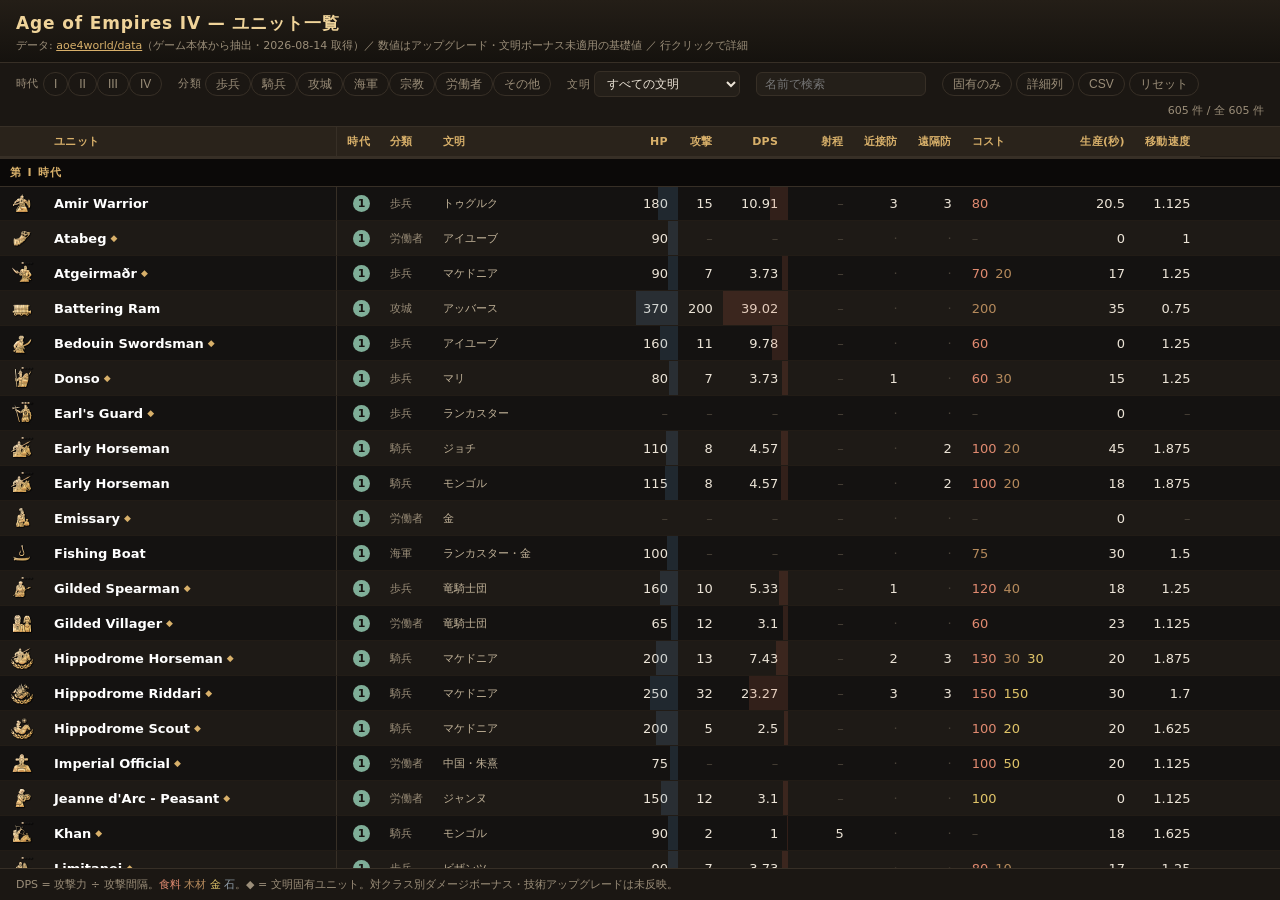
<file: aoe4-units.html>
<!DOCTYPE html>
<html lang="ja">
<head>
<meta charset="utf-8">
<meta name="viewport" content="width=device-width,initial-scale=1">
<title>Age of Empires IV ユニット一覧</title>
<style>
:root{
  --bg:#100e0b; --panel:#1b1713; --panel2:#241f19; --line:#372f26;
  --fg:#ece4d7; --dim:#9b8e79; --gold:#d8b06a; --gold2:#f0d49a;
  --row-a:#141211; --row-b:#1e1a16; --hover:#2b2318;
  --a1:#7fae98; --a2:#78a3d4; --a3:#bf90da; --a4:#dfae5c;
  --food:#e08a70; --wood:#b58a5c; --gcol:#e0c469; --stone:#93a0ab;
}
*{box-sizing:border-box}
html,body{height:100%}
body{margin:0;background:var(--bg);color:var(--fg);font-size:13px;
  font-family:"Segoe UI","Hiragino Kaku Gothic ProN","Noto Sans JP",system-ui,sans-serif;
  display:flex;flex-direction:column}
header{padding:12px 16px 9px;border-bottom:1px solid var(--line);background:linear-gradient(180deg,#241e17,#15120e)}
h1{margin:0;font-size:17px;letter-spacing:.05em;color:var(--gold2);font-weight:600}
.sub{color:var(--dim);font-size:11px;margin-top:3px}
.sub a{color:var(--gold)}
.bar{background:var(--panel);border-bottom:1px solid var(--line);padding:8px 16px;
  display:flex;flex-wrap:wrap;gap:6px 16px;align-items:center}
.grp{display:flex;gap:4px;align-items:center;flex-wrap:wrap}
.grp .t{color:var(--dim);font-size:11px;letter-spacing:.04em}
.chip{background:transparent;border:1px solid var(--line);color:var(--dim);
  padding:3px 10px;border-radius:13px;cursor:pointer;font-size:12px;line-height:1.4}
.chip:hover{border-color:var(--gold);color:var(--fg)}
.chip.on{background:var(--gold);border-color:var(--gold);color:#1d1710;font-weight:600}
select,input[type=search]{background:var(--panel2);border:1px solid var(--line);color:var(--fg);
  padding:4px 8px;border-radius:6px;font-size:12px}
input[type=search]{width:170px}
.count{margin-left:auto;color:var(--dim);font-size:11px}
.wrap{flex:1;overflow:auto}
table{border-collapse:separate;border-spacing:0;width:100%;table-layout:auto;
  font-variant-numeric:tabular-nums;white-space:nowrap}
th.fill,td.fill{width:100%;padding:0;border-bottom:1px solid #221c16;background:var(--rb)}
thead th.fill{background:#2a231b;cursor:default}
thead th{position:sticky;top:0;z-index:30;background:#2a231b;color:var(--gold);
  font-size:11px;font-weight:600;letter-spacing:.03em;padding:7px 10px;text-align:right;
  cursor:pointer;user-select:none;border-bottom:1px solid var(--line);box-shadow:0 1px 0 var(--line)}
thead th:hover{color:var(--gold2)}
thead th.sorted{color:#fff}
thead th.sorted::after{content:" ▼";font-size:8px}
thead th.sorted.asc::after{content:" ▲"}
th.l,td.l{text-align:left}
tbody td{padding:5px 10px;text-align:right;background:var(--rb);border-bottom:1px solid #221c16}
tr.odd{--rb:var(--row-a)} tr.even{--rb:var(--row-b)}
tbody tr:hover{--rb:var(--hover)}
tbody tr.open{--rb:#332a1d}
.sk{position:sticky;left:0;z-index:10}
.sk2{position:sticky;left:38px;z-index:10;border-right:1px solid var(--line)}
thead .sk{z-index:40} thead .sk2{z-index:40;background:#2a231b}
.ic{width:24px;height:24px;display:block;border-radius:4px}
.nm{font-weight:600;color:#fff}
.uq{color:var(--gold);font-size:9px;margin-left:4px;vertical-align:2px}
.age{display:inline-block;width:17px;height:17px;line-height:17px;text-align:center;border-radius:50%;
  font-size:11px;font-weight:700;color:#171310}
.age.v1{background:var(--a1)}.age.v2{background:var(--a2)}.age.v3{background:var(--a3)}.age.v4{background:var(--a4)}
.cat{color:var(--dim);font-size:11px}
.civ{color:#c3b49a;font-size:11px;max-width:180px;overflow:hidden;text-overflow:ellipsis;display:inline-block;vertical-align:bottom}
.civ.all{color:var(--gold)}
.z{color:#4a4238}
.bar1{position:relative}
.bar1 i{position:absolute;right:0;top:0;bottom:0;background:rgba(90,140,185,.18);pointer-events:none}
.bar2 i{background:rgba(190,95,70,.18)}
.cost span{margin-left:7px}
.cost span:first-child{margin-left:0}
.food{color:var(--food)}.wood{color:var(--wood)}.gold{color:var(--gcol)}.stone{color:var(--stone)}
tr.sec td{background:#0b0908;color:var(--gold);font-size:11px;font-weight:700;letter-spacing:.12em;text-align:left;
  padding:6px 10px;border-bottom:1px solid var(--line);border-top:1px solid var(--line);
  position:sticky;top:31px;z-index:20}
tr.det td{white-space:normal;text-align:left;background:#0e0c0a;color:var(--dim);font-size:12px;padding:9px 14px 11px 48px}
tr.det b{color:var(--fg)}
tr.det .wt{margin-top:6px;border-collapse:collapse;width:auto}
tr.det .wt td,tr.det .wt th{padding:2px 14px 2px 0;background:none;border:none;text-align:left;
  color:var(--dim);font-size:11px}
tr.det .wt th{color:var(--gold);font-weight:600}
.adv{display:none}
table.adv .adv{display:table-cell}
footer{padding:8px 16px;color:var(--dim);font-size:11px;border-top:1px solid var(--line);background:var(--panel)}
</style>
</head>
<body>
<header>
  <h1>Age of Empires IV — ユニット一覧</h1>
  <div class="sub">データ: <a href="https://data.aoe4world.com" target="_blank" rel="noopener">aoe4world/data</a>（ゲーム本体から抽出・2026-08-14 取得）／ 数値はアップグレード・文明ボーナス未適用の基礎値 ／ 行クリックで詳細</div>
</header>
<div class="bar">
  <div class="grp"><span class="t">時代</span><span id="ages"></span></div>
  <div class="grp"><span class="t">分類</span><span id="cats"></span></div>
  <div class="grp"><span class="t">文明</span><select id="civ"></select></div>
  <div class="grp"><input type="search" id="q" placeholder="名前で検索"></div>
  <div class="grp">
    <button class="chip" id="uq">固有のみ</button>
    <button class="chip" id="det">詳細列</button>
    <button class="chip" id="csv">CSV</button>
    <button class="chip" id="rst">リセット</button>
  </div>
  <div class="count" id="cnt"></div>
</div>
<div class="wrap"><table id="t">
<thead><tr>
  <th class="sk" data-k="n"></th>
  <th class="l sk2" data-k="n">ユニット</th>
  <th data-k="a">時代</th>
  <th class="l" data-k="cat">分類</th>
  <th class="l" data-k="cvs">文明</th>
  <th data-k="hp">HP</th>
  <th data-k="dmg">攻撃</th>
  <th data-k="dps">DPS</th>
  <th data-k="rng">射程</th>
  <th class="adv" data-k="spd">攻撃間隔</th>
  <th class="adv l" data-k="wt">攻撃種別</th>
  <th data-k="am">近接防</th>
  <th data-k="ar">遠隔防</th>
  <th class="l" data-k="tot">コスト</th>
  <th class="adv" data-k="tot">資源計</th>
  <th data-k="bt">生産(秒)</th>
  <th class="adv" data-k="pop">人口</th>
  <th data-k="mv">移動速度</th>
  <th class="fill"></th>
</tr></thead>
<tbody id="tb"></tbody>
</table></div>
<footer id="ft"></footer>
<script id="data" type="application/json">{"units":[{"n":"Atabeg","a":1,"cv":["ay"],"cat":"労働者","dc":["Worker"],"uq":true,"hp":90,"w":null,"ws":[],"am":0,"ar":0,"f":0,"wd":0,"g":0,"st":0,"tot":0,"pop":0,"bt":0,"mv":1,"ic":"atabeg-1.png","pb":["house-of-wisdom"],"ds":"Can be garrisoned into any military production building to grant +20% health to newly trained units."},{"n":"Emissary","a":1,"cv":["jin"],"cat":"労働者","dc":["Worker"],"uq":true,"hp":null,"w":null,"ws":[],"am":0,"ar":0,"f":0,"wd":0,"g":0,"st":0,"tot":0,"pop":0,"bt":0,"mv":null,"ic":"emissary-1.png","pb":["dragon-pavilion"],"ds":"Support unit which can establish Tributaries at Trade Posts and Bribe enemy soldiers to revolt.\n+ Powerful Abilities\n- Expensive\n- Build limit of 3\n- Weak to all attacks"},{"n":"Gilded Villager","a":1,"cv":["od"],"cat":"労働者","dc":["Worker"],"uq":true,"hp":65,"w":{"n":"Crook","t":"melee","d":12,"s":3.875,"dps":3.1,"r1":0.2875},"ws":[{"n":"Knife","t":"melee","d":7,"s":3.875,"dps":1.81,"r1":0.2875},{"n":"Torch","t":"fire","d":10,"s":2.125,"dps":4.71,"r1":1},{"n":"Hunting Bow","t":"ranged","d":3,"s":3,"dps":1.0,"r1":2.875},{"n":"Crook","t":"melee","d":12,"s":3.875,"dps":3.1,"r1":0.2875},{"n":"Hunting Spear","t":"melee","d":12,"s":3.075,"dps":3.9,"r1":0.5}],"am":0,"ar":0,"f":60,"wd":0,"g":0,"st":0,"tot":60,"pop":1,"bt":23,"mv":1.125,"ic":"gilded-villager-1.png","pb":["capital-town-center","palace-of-swabia","town-center"],"ds":"Gathers Wood, Food, Stone, and Gold. Builds and repairs buildings and can repair siege engines and naval units. Gathers resources 28% quicker and builds and repairs 20% faster than regular Villagers.\n- Weak in combat"},{"n":"Imperial Official","a":1,"cv":["ch","zx"],"cat":"労働者","dc":["Worker"],"uq":true,"hp":75,"w":null,"ws":[],"am":0,"ar":0,"f":100,"wd":0,"g":50,"st":0,"tot":150,"pop":1,"bt":20,"mv":1.125,"ic":"imperial-official-1.png","pb":["capital-town-center","imperial-academy","town-center"],"ds":"Economic support unit with no combat capability. Automatically gathers Tax (Gold) from buildings.\n+ Can supervise buildings to improve their efficiency\n- Only a certain number of Officials can exist at a time"},{"n":"Jeanne d'Arc - Peasant","a":1,"cv":["je"],"cat":"労働者","dc":["Villager","Hero"],"uq":true,"hp":150,"w":{"n":"Crook","t":"melee","d":12,"s":3.875,"dps":3.1,"r1":0.2875},"ws":[{"n":"Knife","t":"melee","d":6,"s":3.875,"dps":1.55,"r1":0.2875},{"n":"Torch","t":"fire","d":10,"s":2.125,"dps":4.71,"r1":1},{"n":"Bow","t":"ranged","d":3,"s":1.75,"dps":1.71,"r1":2.875},{"n":"Crook","t":"melee","d":12,"s":3.875,"dps":3.1,"r1":0.2875},{"n":"Hunting Spear","t":"melee","d":12,"s":3.075,"dps":3.9,"r1":0.5}],"am":0,"ar":0,"f":0,"wd":0,"g":100,"st":0,"tot":0,"pop":1,"bt":0,"mv":1.125,"ic":"jeanne-darc-peasant-1.png","pb":[],"ds":"Jeanne gathers resources and constructs buildings as a Villager. She constructs buildings more quickly, and generates more XP while constructing buildings compared to other tasks. If Jeanne is defeated, she can be brought back at a Town Center. \n - Weak in combat"},{"n":"Mounted Villager","a":1,"cv":["jin"],"cat":"労働者","dc":["Worker"],"uq":true,"hp":85,"w":{"n":"Hunting Spear","t":"melee","d":12,"s":3.075,"dps":3.9,"r1":0.5},"ws":[{"n":"Spear","t":"melee","d":6,"s":3.875,"dps":1.55,"r1":0.375},{"n":"Torch","t":"fire","d":10,"s":2.125,"dps":4.71,"r1":1},{"n":"Hunting Bow","t":"ranged","d":3,"s":3,"dps":1.0,"r1":2.875},{"n":"Hunting Spear","t":"melee","d":12,"s":3.075,"dps":3.9,"r1":0.5}],"am":0,"ar":0,"f":65,"wd":0,"g":50,"st":0,"tot":115,"pop":1,"bt":35,"mv":1.42,"ic":"mounted-villager-1.png","pb":["capital-town-center","town-center"],"ds":"Mounted economic unit that gathers resources faster and constructs buildings faster than regular villagers. Can repair buildings, siege engines, and naval units.\nHas a build limit of 20 which can be increased by +3 by Establishing Tributaries with the Emissary.\n+ Fast movement speed\n+ Gathers quickly\n- Weak in combat\n- Expensive"},{"n":"Trader","a":1,"cv":["mo","sen"],"cat":"労働者","dc":["Worker"],"uq":false,"hp":90,"w":null,"ws":[],"am":0,"ar":0,"f":0,"wd":60,"g":60,"st":0,"tot":120,"pop":1,"bt":30,"mv":1,"ic":"trader-1.png","pb":["market","the-silver-tree"],"ds":"Traders generate Gold by travelling between their Home Market and a Trade Post or another player's Market. Greater distances between the Home Market and trade destination will generate higher amounts of Gold.\nThe Home Market or Trade destination may be changed at any time."},{"n":"Villager","a":1,"cv":["ab","ay","ch","de","hr","ja","je","jin","kt","ma","mo","ru","sen","tug","zx"],"cat":"労働者","dc":["Worker"],"uq":false,"hp":50,"w":{"n":"Knife","t":"melee","d":6,"s":3.875,"dps":1.55,"r1":0.2875},"ws":[{"n":"Torch","t":"fire","d":10,"s":2.125,"dps":4.71,"r1":1},{"n":"Knife","t":"melee","d":6,"s":3.875,"dps":1.55,"r1":0.2875}],"am":0,"ar":0,"f":50,"wd":0,"g":0,"st":0,"tot":50,"pop":1,"bt":20,"mv":1.125,"ic":"abbasid/villager-1.png","pb":["capital-town-center","town-center"],"ds":"Gathers Wood, Food, Stone, and Gold. Builds and repairs buildings and can repair siege engines and naval units.\n- Weak in combat"},{"n":"Villager","a":1,"cv":["by"],"cat":"労働者","dc":["Worker"],"uq":false,"hp":50,"w":{"n":"Knife","t":"melee","d":6,"s":3.875,"dps":1.55,"r1":0.2875},"ws":[{"n":"Torch","t":"fire","d":10,"s":2.125,"dps":4.71,"r1":1},{"n":"Knife","t":"melee","d":6,"s":3.875,"dps":1.55,"r1":0.2875}],"am":0,"ar":0,"f":50,"wd":0,"g":0,"st":0,"tot":50,"pop":1,"bt":20,"mv":1.125,"ic":"villager-1.png","pb":["capital-town-center","town-center"],"ds":"Gathers Wood, Food, Stone, and Gold. Builds and repairs buildings and can repair siege engines and naval units.\n- Weak in combat"},{"n":"Villager","a":1,"cv":["en","hl"],"cat":"労働者","dc":["Worker"],"uq":false,"hp":50,"w":{"n":"Bow","t":"ranged","d":5,"s":3.375,"dps":1.48,"r1":5},"ws":[{"n":"Bow","t":"ranged","d":5,"s":3.375,"dps":1.48,"r1":5},{"n":"Torch","t":"fire","d":10,"s":2.125,"dps":4.71,"r1":1}],"am":0,"ar":0,"f":50,"wd":0,"g":0,"st":0,"tot":50,"pop":1,"bt":20,"mv":1.125,"ic":"villager-1.png","pb":["capital-town-center","kings-palace","town-center"],"ds":"Gathers Wood, Food, Stone, and Gold. Builds and repairs buildings and can repair siege engines and naval units.\n+ Uses a bow to attack\n- Weak in combat"},{"n":"Villager","a":1,"cv":["fr"],"cat":"労働者","dc":["Worker"],"uq":false,"hp":50,"w":{"n":"Knife","t":"melee","d":6,"s":3.875,"dps":1.55,"r1":0.2875},"ws":[{"n":"Torch","t":"fire","d":10,"s":2.125,"dps":4.71,"r1":1},{"n":"Knife","t":"melee","d":6,"s":3.875,"dps":1.55,"r1":0.2875}],"am":0,"ar":0,"f":50,"wd":0,"g":0,"st":0,"tot":50,"pop":1,"bt":19,"mv":1.125,"ic":"villager-1.png","pb":["capital-town-center","town-center"],"ds":"Gathers Wood, Food, Stone, and Gold. Builds and repairs buildings and can repair siege engines and naval units.\n- Weak in combat"},{"n":"Villager","a":1,"cv":["gol"],"cat":"労働者","dc":["Worker"],"uq":false,"hp":50,"w":{"n":"Knife","t":"melee","d":6,"s":3.875,"dps":1.55,"r1":0.2875},"ws":[{"n":"Torch","t":"fire","d":10,"s":2.125,"dps":4.71,"r1":1},{"n":"Knife","t":"melee","d":6,"s":3.875,"dps":1.55,"r1":0.2875}],"am":0,"ar":0,"f":50,"wd":0,"g":0,"st":0,"tot":50,"pop":1,"bt":37,"mv":1.125,"ic":"goldenhorde/villager-1.png","pb":["capital-town-center","town-center"],"ds":"Gathers Wood, Food, and Gold. Builds and repairs buildings and can repair siege engines and naval units.\n- Weak in combat\n- Unable to gather Stone (build an Ovoo to gather Stone)"},{"n":"Villager","a":1,"cv":["mac"],"cat":"労働者","dc":["Worker"],"uq":false,"hp":50,"w":{"n":"Knife","t":"melee","d":6,"s":3.875,"dps":1.55,"r1":0.2875},"ws":[{"n":"Torch","t":"fire","d":10,"s":2.125,"dps":4.71,"r1":1},{"n":"Knife","t":"melee","d":6,"s":3.875,"dps":1.55,"r1":0.2875}],"am":0,"ar":0,"f":50,"wd":0,"g":0,"st":0,"tot":50,"pop":1,"bt":20,"mv":1.125,"ic":"villager-1.png","pb":["capital-town-center","town-center"],"ds":"Gathers Wood, Food, Stone, and Gold. Builds and repairs buildings and can repair siege engines and naval units.\n- Weak in combat"},{"n":"Villager","a":1,"cv":["ot"],"cat":"労働者","dc":["Worker"],"uq":false,"hp":50,"w":{"n":"Knife","t":"melee","d":6,"s":3.875,"dps":1.55,"r1":0.2875},"ws":[{"n":"Torch","t":"fire","d":10,"s":2.125,"dps":4.71,"r1":1},{"n":"Knife","t":"melee","d":6,"s":3.875,"dps":1.55,"r1":0.2875}],"am":0,"ar":0,"f":50,"wd":0,"g":0,"st":0,"tot":50,"pop":1,"bt":20,"mv":1.125,"ic":"ottomans/villager-1.png","pb":["capital-town-center","town-center"],"ds":"Gathers Wood, Food, Stone, and Gold. Builds and repairs buildings and can repair siege engines and naval units.\n- Weak in combat"},{"n":"Yatai","a":1,"cv":["sen"],"cat":"労働者","dc":["Worker"],"uq":true,"hp":370,"w":null,"ws":[],"am":0,"ar":0,"f":0,"wd":125,"g":0,"st":0,"tot":125,"pop":0,"bt":15,"mv":0.875,"ic":"yatai-1.png","pb":["matsuri"],"ds":"Collects Food from nearby sources without consuming them in addition to a base rate of 20 Food every minute. After collecting enough Food it will send a trader to its Home Matsuri, which improves the Matsuri gather rate aura by 5%, +250 health and grants +50 additional Food. \nFood sources overlapped by multiple Yatai are only counted once and Boar do not retaliate while near a Yatai. The Yatai is limited to 3 and is increased by +1 per age up."},{"n":"Prelate","a":1,"cv":["hr"],"cat":"宗教","dc":["Religious"],"uq":true,"hp":90,"w":null,"ws":[],"am":0,"ar":0,"f":0,"wd":0,"g":100,"st":0,"tot":100,"pop":1,"bt":20,"mv":1.125,"ic":"prelate-1.png","pb":["capital-town-center","monastery","palace-of-swabia","regnitz-cathedral","town-center"],"ds":"Support unit with no combat capability. Automatically inspires Villagers to greatly improve their gather rate. Can pick up Relics, convert enemy units, and capture Sacred Sites starting in the Castle Age (III).\n+ Heals friendly units\n- Low health"},{"n":"Battering Ram","a":1,"cv":["ab"],"cat":"攻城","dc":["Siege"],"uq":false,"hp":370,"w":{"n":"Ram","t":"siege","d":200,"s":5.125,"dps":39.02,"r1":0.5375},"ws":[{"n":"Ram","t":"siege","d":200,"s":5.125,"dps":39.02,"r1":0.5375}],"am":0,"ar":0,"f":0,"wd":200,"g":0,"st":0,"tot":200,"pop":1,"bt":35,"mv":0.75,"ic":"battering-ram-3.png","pb":["siege-workshop"],"ds":"Durable infantry transport effective against buildings and walls.\n+ High ranged armor\n+ High health\n- Takes bonus damage from melee attacks\n- Can only attack buildings\n- Slow movement speed"},{"n":"Amir Warrior","a":1,"cv":["tug"],"cat":"歩兵","dc":["Heavy Melee Infantry"],"uq":false,"hp":180,"w":{"n":"Kilij","t":"melee","d":15,"s":1.375,"dps":10.91,"r1":0.295},"ws":[{"n":"Khanda","t":"melee","d":12,"s":1.375,"dps":8.73,"r1":0.295},{"n":"Kilij","t":"melee","d":15,"s":1.375,"dps":10.91,"r1":0.295},{"n":"Torch","t":"fire","d":10,"s":2.125,"dps":4.71,"r1":1.25}],"am":3,"ar":3,"f":80,"wd":0,"g":0,"st":0,"tot":80,"pop":0,"bt":20.5,"mv":1.125,"ic":"amir-warrior-1.png","pb":["palace-of-the-sultan","tughlaqabad-fort"],"ds":"Powerful Heavy Infantry trained for free that excels in combat near to Tughlaqabad Forts. \n+ No population cost\n+ High health and armor\n- Rapidly loses strength away from Tughlaqabad Forts\n- Countered by Crossbowmen"},{"n":"Atgeirmaðr","a":1,"cv":["mac"],"cat":"歩兵","dc":["Light Melee Varangian Infantry"],"uq":true,"hp":90,"w":{"n":"Spear","t":"melee","d":7,"s":1.875,"dps":3.73,"r1":0.4425},"ws":[{"n":"Spear","t":"melee","d":7,"s":1.875,"dps":3.73,"r1":0.4425},{"n":"Torch","t":"fire","d":10,"s":2.125,"dps":4.71,"r1":1.25}],"am":0,"ar":0,"f":70,"wd":20,"g":0,"st":0,"tot":90,"pop":1,"bt":17,"mv":1.25,"ic":"atgeirmadr-1.png","pb":["varangian-stronghold","varangian-warcamp"],"ds":"Infantry best used against mounted units. Attacks faster with nearby Varangians.\n+ Anti-cavalry specialist\n+ Additional damage against Elephants\n- Weak against armored infantry\n- Countered by Archers"},{"n":"Bedouin Swordsman","a":1,"cv":["ay"],"cat":"歩兵","dc":["Light Melee Infantry"],"uq":true,"hp":160,"w":{"n":"Short Sword","t":"melee","d":11,"s":1.125,"dps":9.78,"r1":0.295},"ws":[{"n":"Short Sword","t":"melee","d":11,"s":1.125,"dps":9.78,"r1":0.295},{"n":"Torch","t":"fire","d":10,"s":2.125,"dps":4.71,"r1":1.25}],"am":0,"ar":0,"f":60,"wd":0,"g":0,"st":0,"tot":60,"pop":1,"bt":0,"mv":1.25,"ic":"bedouin-swordsman-1.png","pb":[],"ds":"Master Swordsman who excels in melee combat\n+ Bonus vs Melee units\n- Weak to ranged units\n\nRequires the Trade Wing - Bazaar"},{"n":"Donso","a":1,"cv":["ma"],"cat":"歩兵","dc":["Light Melee Infantry"],"uq":true,"hp":80,"w":{"n":"Spear","t":"melee","d":7,"s":1.875,"dps":3.73,"r1":0.295},"ws":[{"n":"Spear","t":"melee","d":7,"s":1.875,"dps":3.73,"r1":0.295},{"n":"Torch","t":"fire","d":10,"s":2.125,"dps":4.71,"r1":1.25},{"n":"Javelin","t":"ranged","d":5,"s":0.75,"dps":6.67,"r1":6.5}],"am":1,"ar":0,"f":60,"wd":30,"g":0,"st":0,"tot":90,"pop":1,"bt":15,"mv":1.25,"ic":"donso-1.png","pb":["barracks"],"ds":"Infantry best used against mounted units. Periodically throws a javelin when attacking from ranged.\n+ Anti-cavalry specialist\n+ Additional damage against Elephants\n+ Comes with melee armor\n- Weak against heavy infantry\n- Countered by Archers and Longbowmen"},{"n":"Earl's Guard","a":1,"cv":["hl"],"cat":"歩兵","dc":["Heavy Melee Infantry"],"uq":true,"hp":null,"w":null,"ws":[],"am":0,"ar":0,"f":0,"wd":0,"g":0,"st":0,"tot":0,"pop":0,"bt":0,"mv":null,"ic":"earls-guard-1.png","pb":["berkshire-palace","keep","lancaster-castle","the-white-tower"],"ds":"Tough infantry with good damage. Periodically throws Daggers at nearby enemies.\n+ High armor\n- Slow movement\n- Countered by Knights, Lancers, and Crossbowmen"},{"n":"Gilded Spearman","a":1,"cv":["od"],"cat":"歩兵","dc":["Light Melee Infantry"],"uq":true,"hp":160,"w":{"n":"Spear","t":"melee","d":10,"s":1.875,"dps":5.33,"r1":0.295},"ws":[{"n":"Spear","t":"melee","d":10,"s":1.875,"dps":5.33,"r1":0.295},{"n":"Torch","t":"fire","d":18,"s":2.125,"dps":8.47,"r1":1.25}],"am":1,"ar":0,"f":120,"wd":40,"g":0,"st":0,"tot":160,"pop":2,"bt":18,"mv":1.25,"ic":"gilded-spearman-1.png","pb":["barracks","burgrave-palace"],"ds":"Infantry best used against mounted units.\n+ Anti-cavalry specialist\n+ Additional damage against Elephants\n- Weak against heavy infantry\n- Countered by Archers"},{"n":"Limitanei","a":1,"cv":["by"],"cat":"歩兵","dc":["Light Melee Infantry"],"uq":true,"hp":90,"w":{"n":"Spear","t":"melee","d":7,"s":1.875,"dps":3.73,"r1":0.4425},"ws":[{"n":"Spear","t":"melee","d":7,"s":1.875,"dps":3.73,"r1":0.4425},{"n":"Torch","t":"fire","d":10,"s":2.125,"dps":4.71,"r1":1.25}],"am":0,"ar":0,"f":80,"wd":10,"g":0,"st":0,"tot":90,"pop":1,"bt":17,"mv":1.25,"ic":"limitanei-1.png","pb":["barracks","palatine-school"],"ds":"Infantry best used against cavalry. Can enter Shield Wall to take reduced ranged damage.\n+ Anti-cavalry specialist\n+ Additional damage against Elephants\n+ Increased health\n- Shield Wall reduces move speed\n- Weak vs heavy infantry\n- Countered by Archers"},{"n":"Naginata Samurai","a":1,"cv":["sen"],"cat":"歩兵","dc":["Heavy Melee Infantry"],"uq":false,"hp":100,"w":{"n":"Naginata","t":"melee","d":8,"s":1.375,"dps":5.82,"r1":0.295},"ws":[{"n":"Naginata","t":"melee","d":8,"s":1.375,"dps":5.82,"r1":0.295},{"n":"Torch","t":"fire","d":10,"s":2.125,"dps":4.71,"r1":1.25}],"am":2,"ar":3,"f":90,"wd":0,"g":30,"st":0,"tot":120,"pop":1,"bt":20.5,"mv":1.125,"ic":"naginata-samurai-1.png","pb":["barracks"],"ds":"Heavy infantry with good damage and defense.\n+ Heavy armor\n- Slow move speed\n- Countered by Knights, Lancers, and Crossbowmen"},{"n":"Naginata Samurai Levy","a":1,"cv":["sen"],"cat":"歩兵","dc":["Heavy Melee Infantry"],"uq":false,"hp":100,"w":{"n":"Naginata","t":"melee","d":8,"s":1.375,"dps":5.82,"r1":0.295},"ws":[{"n":"Naginata","t":"melee","d":8,"s":1.375,"dps":5.82,"r1":0.295},{"n":"Torch","t":"fire","d":10,"s":2.125,"dps":4.71,"r1":1.25},{"n":"Yumi","t":"ranged","d":8,"s":0.75,"dps":10.67,"r1":6.5}],"am":2,"ar":3,"f":0,"wd":0,"g":0,"st":0,"tot":0,"pop":1,"bt":0,"mv":1.125,"ic":"naginata-samurai-levy-1.png","pb":["hojo-clan-daimyo-estate"],"ds":"Heavy infantry with good damage and defense.\n+ Heavy armor\n- Slow move speed\n- Countered by Knights, Lancers, and Crossbowmen"},{"n":"Samurai","a":1,"cv":["ja"],"cat":"歩兵","dc":["Heavy Melee Infantry"],"uq":true,"hp":100,"w":{"n":"Naginata","t":"melee","d":8,"s":1.375,"dps":5.82,"r1":0.295},"ws":[{"n":"Naginata","t":"melee","d":8,"s":1.375,"dps":5.82,"r1":0.295},{"n":"Odachi","t":"melee","d":8,"s":1.375,"dps":5.82,"r1":0.295},{"n":"Torch","t":"fire","d":10,"s":2.125,"dps":4.71,"r1":1.25}],"am":2,"ar":3,"f":90,"wd":0,"g":30,"st":0,"tot":120,"pop":1,"bt":20,"mv":1.125,"ic":"samurai-1.png","pb":["barracks"],"ds":"Heavy infantry with good damage and defense. Comes with the Deflective Armor ability that periodically blocks attacks.\n+ Heavy armor\n+ Deflective Armor recharges out of combat\n- Slow move speed\n- Countered by Knights, Lancers, and Crossbowmen"},{"n":"Spearman","a":1,"cv":["ab","ay","ch","de","fr","hr","ja","je","kt","mo","ru","sen","tug"],"cat":"歩兵","dc":["Light Melee Infantry"],"uq":false,"hp":80,"w":{"n":"Spear","t":"melee","d":7,"s":1.875,"dps":3.73,"r1":0.295},"ws":[{"n":"Spear","t":"melee","d":7,"s":1.875,"dps":3.73,"r1":0.295},{"n":"Torch","t":"fire","d":10,"s":2.125,"dps":4.71,"r1":1.25}],"am":0,"ar":0,"f":60,"wd":20,"g":0,"st":0,"tot":80,"pop":1,"bt":15,"mv":1.25,"ic":"spearman-1.png","pb":["barracks"],"ds":"Infantry best used against mounted units.\n+ Anti-cavalry specialist\n+ Additional damage against Elephants\n- Weak against heavy infantry\n- Countered by Archers"},{"n":"Spearman","a":1,"cv":["gol"],"cat":"歩兵","dc":["Light Melee Infantry"],"uq":false,"hp":80,"w":{"n":"Spear","t":"melee","d":7,"s":1.875,"dps":3.73,"r1":0.295},"ws":[{"n":"Spear","t":"melee","d":7,"s":1.875,"dps":3.73,"r1":0.295},{"n":"Torch","t":"fire","d":10,"s":2.125,"dps":4.71,"r1":1.25}],"am":0,"ar":0,"f":60,"wd":20,"g":0,"st":0,"tot":80,"pop":1,"bt":30,"mv":1.25,"ic":"spearman-1.png","pb":["barracks"],"ds":"Infantry best used against mounted units.\n+ Anti-cavalry specialist\n+ Additional damage against Elephants\n- Weak against heavy infantry\n- Countered by Archers"},{"n":"Spearman","a":1,"cv":["hl"],"cat":"歩兵","dc":["Light Melee Infantry"],"uq":false,"hp":80,"w":{"n":"Spear","t":"melee","d":7,"s":1.875,"dps":3.73,"r1":0.295},"ws":[{"n":"Spear","t":"melee","d":7,"s":1.875,"dps":3.73,"r1":0.295},{"n":"Bill","t":"melee","d":7,"s":1.875,"dps":3.73,"r1":0.295},{"n":"Torch","t":"fire","d":10,"s":2.125,"dps":4.71,"r1":1.25}],"am":0,"ar":0,"f":60,"wd":20,"g":0,"st":0,"tot":80,"pop":1,"bt":15,"mv":1.25,"ic":"spearman-1.png","pb":["barracks"],"ds":"Infantry best used against mounted units.\n+ Anti-cavalry specialist\n+ Additional damage against Elephants\n- Weak against heavy infantry\n- Countered by Archers"},{"n":"Spearman","a":1,"cv":["jin"],"cat":"歩兵","dc":["Light Melee Infantry"],"uq":false,"hp":80,"w":{"n":"Spear","t":"melee","d":7,"s":1.875,"dps":3.73,"r1":0.295},"ws":[{"n":"Spear","t":"melee","d":7,"s":1.875,"dps":3.73,"r1":0.295},{"n":"Storm Lance","t":"melee","d":7,"s":1.875,"dps":3.73,"r1":0.295},{"n":"Torch","t":"fire","d":10,"s":2.125,"dps":4.71,"r1":1.25}],"am":0,"ar":0,"f":60,"wd":20,"g":0,"st":0,"tot":80,"pop":1,"bt":15,"mv":1.25,"ic":"spearman-1.png","pb":["barracks"],"ds":"Infantry best used against mounted units.\n+ Anti-cavalry specialist\n+ Additional damage against Elephants\n- Weak against heavy infantry\n- Countered by Archers"},{"n":"Spearman","a":1,"cv":["ot"],"cat":"歩兵","dc":["Light Melee Infantry"],"uq":false,"hp":80,"w":{"n":"Spear","t":"melee","d":7,"s":1.875,"dps":3.73,"r1":0.295},"ws":[{"n":"Spear","t":"melee","d":7,"s":1.875,"dps":3.73,"r1":0.295},{"n":"Torch","t":"fire","d":10,"s":2.125,"dps":4.71,"r1":1.25}],"am":0,"ar":0,"f":60,"wd":20,"g":0,"st":0,"tot":80,"pop":1,"bt":15,"mv":1.25,"ic":"spearman-1.png","pb":["barracks","military-school"],"ds":"Infantry best used against mounted units.\n+ Anti-cavalry specialist\n+ Additional damage against Elephants\n- Weak against heavy infantry\n- Countered by Archers"},{"n":"Spearman","a":1,"cv":["zx"],"cat":"歩兵","dc":["Light Melee Infantry"],"uq":false,"hp":80,"w":{"n":"Spear","t":"melee","d":7,"s":1.875,"dps":3.73,"r1":0.295},"ws":[{"n":"Spear","t":"melee","d":7,"s":1.875,"dps":3.73,"r1":0.295},{"n":"Torch","t":"fire","d":10,"s":2.125,"dps":4.71,"r1":1.25},{"n":"Fire Lance","t":"melee","d":7,"s":1.875,"dps":3.73,"r1":0.545}],"am":0,"ar":0,"f":60,"wd":20,"g":0,"st":0,"tot":80,"pop":1,"bt":15,"mv":1.25,"ic":"spearman-1.png","pb":["barracks"],"ds":"Infantry best used against mounted units.\n+ Anti-cavalry specialist\n+ Additional damage against Elephants\n- Weak against heavy infantry\n- Countered by Archers"},{"n":"Spearman Levy","a":1,"cv":["sen"],"cat":"歩兵","dc":["Light Melee Infantry"],"uq":false,"hp":80,"w":{"n":"Spear","t":"melee","d":7,"s":1.875,"dps":3.73,"r1":0.295},"ws":[{"n":"Spear","t":"melee","d":7,"s":1.875,"dps":3.73,"r1":0.295},{"n":"Torch","t":"fire","d":10,"s":2.125,"dps":4.71,"r1":1.25}],"am":0,"ar":0,"f":0,"wd":0,"g":0,"st":0,"tot":0,"pop":1,"bt":0,"mv":1.25,"ic":"spearman-levy-1.png","pb":["hojo-clan-daimyo-estate"],"ds":"Infantry best used against mounted units.\n+ Anti-cavalry specialist\n+ Additional damage against Elephants\n- Weak against heavy infantry\n- Countered by Archers"},{"n":"Vanguard Man-at-Arms","a":1,"cv":["en"],"cat":"歩兵","dc":["Heavy Melee Infantry"],"uq":false,"hp":100,"w":{"n":"Sword","t":"melee","d":8,"s":1.375,"dps":5.82,"r1":0.295},"ws":[{"n":"Sword","t":"melee","d":8,"s":1.375,"dps":5.82,"r1":0.295},{"n":"Torch","t":"fire","d":10,"s":2.125,"dps":4.71,"r1":1.25}],"am":2,"ar":3,"f":90,"wd":0,"g":20,"st":0,"tot":110,"pop":1,"bt":14.65,"mv":1.125,"ic":"man-at-arms-1.png","pb":["barracks","berkshire-palace","keep","the-white-tower"],"ds":"Tough infantry with good damage.\n+ High armor\n- Slow movement\n- Countered by Knights, Lancers, and Crossbowmen"},{"n":"Yumi Ashigaru Levy","a":1,"cv":["sen"],"cat":"歩兵","dc":["Light Ranged Infantry"],"uq":true,"hp":65,"w":{"n":"Yumi","t":"ranged","d":4,"s":1.625,"dps":2.46,"r1":5},"ws":[{"n":"Yumi","t":"ranged","d":4,"s":1.625,"dps":2.46,"r1":5},{"n":"Yumi Incendiary","t":"ranged","d":4,"s":1.625,"dps":2.46,"r1":5},{"n":"Bow","t":"siege","d":3,"s":1.625,"dps":1.85,"r1":5}],"am":0,"ar":0,"f":0,"wd":0,"g":0,"st":0,"tot":0,"pop":1,"bt":0,"mv":1.375,"ic":"yumi-ashigaru-levy-1.png","pb":["oda-clan-daimyo-estate"],"ds":"Quick and cheap ranged infantry with good damage vs. unarmored targets.\n+ Increased move speed\n+ Cheaper than Archers\n- Reduced health\n- Weak against high ranged armor targets\n- Countered by Horsemen"},{"n":"Fishing Boat","a":1,"cv":["hl","jin"],"cat":"海軍","dc":["Worker","Ship"],"uq":false,"hp":100,"w":null,"ws":[],"am":0,"ar":0,"f":0,"wd":75,"g":0,"st":0,"tot":75,"pop":1,"bt":30,"mv":1.5,"ic":"fishing-boat-1.png","pb":["dock"],"ds":"Small boat that gathers Food from either Deep Water Fish or Shoreline Fish. Drops off gathered resources at the Dock.\n+ Can repair\n- No combat"},{"n":"Transport Ship","a":1,"cv":["hl"],"cat":"海軍","dc":["Ship"],"uq":false,"hp":400,"w":null,"ws":[],"am":0,"ar":0,"f":0,"wd":100,"g":0,"st":0,"tot":100,"pop":1,"bt":20,"mv":1.625,"ic":"transport-ship-1.png","pb":["dock"],"ds":"Large oared vessel able to transport land units across water.\n+ Can be garrisoned by any unit\n+ Uses sight range of units in garrison\n- No combat"},{"n":"Early Horseman","a":1,"cv":["gol"],"cat":"騎兵","dc":["Light Melee Cavalry"],"uq":false,"hp":110,"w":{"n":"Spear","t":"melee","d":8,"s":1.75,"dps":4.57,"r1":0.375},"ws":[{"n":"Spear","t":"melee","d":8,"s":1.75,"dps":4.57,"r1":0.375},{"n":"Torch","t":"fire","d":10,"s":2.125,"dps":4.71,"r1":1.25}],"am":0,"ar":2,"f":100,"wd":20,"g":0,"st":0,"tot":120,"pop":1,"bt":45,"mv":1.875,"ic":"horseman-1.png","pb":["stable"],"ds":"Fast cavalry effective at raiding, flanking, and countering ranged units.\n+ High movement speed\n- Weak against melee units\n- Countered by Spearmen"},{"n":"Early Horseman","a":1,"cv":["mo"],"cat":"騎兵","dc":["Light Melee Cavalry"],"uq":false,"hp":115,"w":{"n":"Spear","t":"melee","d":8,"s":1.75,"dps":4.57,"r1":0.375},"ws":[{"n":"Spear","t":"melee","d":8,"s":1.75,"dps":4.57,"r1":0.375},{"n":"Torch","t":"fire","d":10,"s":2.125,"dps":4.71,"r1":1.25}],"am":0,"ar":2,"f":100,"wd":20,"g":0,"st":0,"tot":120,"pop":1,"bt":18,"mv":1.875,"ic":"horseman-1.png","pb":["stable"],"ds":"Fast cavalry effective at raiding, flanking, and countering ranged units.\n+ High movement speed\n- Weak against melee units\n- Countered by Spearmen"},{"n":"Hippodrome Horseman","a":1,"cv":["mac"],"cat":"騎兵","dc":["Light Melee Cavalry"],"uq":true,"hp":200,"w":{"n":"Spear","t":"melee","d":13,"s":1.75,"dps":7.43,"r1":0.375},"ws":[{"n":"Spear","t":"melee","d":13,"s":1.75,"dps":7.43,"r1":0.375},{"n":"Torch","t":"fire","d":10,"s":2.125,"dps":4.71,"r1":1.25}],"am":2,"ar":3,"f":130,"wd":30,"g":30,"st":0,"tot":190,"pop":1,"bt":20,"mv":1.875,"ic":"hippodrome-horseman-1.png","pb":["imperial-hippodrome"],"ds":"Fast cavalry that enhances damage of nearby cavalry.\n+ High movement speed\n+ Health regeneration\n- Weak against melee units\n- Countered by Spearmen"},{"n":"Hippodrome Riddari","a":1,"cv":["mac"],"cat":"騎兵","dc":["Heavy Melee Cavalry"],"uq":true,"hp":250,"w":{"n":"Rhomphaia","t":"melee","d":32,"s":1.375,"dps":23.27,"r1":0.2875},"ws":[{"n":"Sword","t":"melee","d":29,"s":1.375,"dps":21.09,"r1":0.2875},{"n":"Rhomphaia","t":"melee","d":32,"s":1.375,"dps":23.27,"r1":0.2875},{"n":"Torch","t":"fire","d":10,"s":2.125,"dps":4.71,"r1":1.25},{"n":"Throwing Axe","t":"melee","d":18,"s":1.75,"dps":10.29,"r1":3.25}],"am":3,"ar":3,"f":150,"wd":0,"g":150,"st":0,"tot":300,"pop":1,"bt":30,"mv":1.7,"ic":"hippodrome-riddari-1.png","pb":["imperial-hippodrome"],"ds":"Elite varangian cavalry that can enhance the movement speed of nearby infantry. \n+ Heavy armor\n+ Strong in melee combat\n- Countered by Spearmen and Crossbowmen"},{"n":"Hippodrome Scout","a":1,"cv":["mac"],"cat":"騎兵","dc":["Light Melee Cavalry"],"uq":true,"hp":200,"w":{"n":"Short Sword","t":"melee","d":5,"s":2,"dps":2.5,"r1":0.2875},"ws":[{"n":"(translation not found) (undefined)","t":"melee","d":0,"s":1.625,"dps":0.0,"r1":0.4125},{"n":"Short Sword","t":"melee","d":5,"s":2,"dps":2.5,"r1":0.2875},{"n":"Bow","t":"ranged","d":3,"s":1.75,"dps":1.71,"r1":2.875},{"n":"Torch","t":"fire","d":10,"s":2.125,"dps":4.71,"r1":1.25}],"am":0,"ar":0,"f":100,"wd":0,"g":20,"st":0,"tot":120,"pop":1,"bt":20,"mv":1.625,"ic":"hippodrome-scout-1.png","pb":["imperial-hippodrome"],"ds":"Lightly armed cavalry with increased vision and damage. Comes with an aura that increases damage of torches.\n+ Able to see into Stealth Forests\n+ Health regeneration\n+ High movement speed\n- Very weak in combat"},{"n":"Khan","a":1,"cv":["mo"],"cat":"騎兵","dc":["Light Ranged Cavalry"],"uq":true,"hp":90,"w":{"n":"Bow","t":"ranged","d":2,"s":2,"dps":1.0,"r1":5},"ws":[{"n":"Bow","t":"ranged","d":2,"s":2,"dps":1.0,"r1":5}],"am":0,"ar":0,"f":0,"wd":0,"g":0,"st":0,"tot":0,"pop":0,"bt":18,"mv":1.625,"ic":"khan-1.png","pb":[],"ds":"Ranged Cavalry Leader able to use Signal Arrows to enhance nearby military units. Reappears at a Town Center if killed.\n+ Vision and herding of a Scout\n+ Automatically improves with each Age\n- Only one Khan per Mongol player"},{"n":"Scout","a":1,"cv":["ab","ay","de","en","gol","hl","hr","mo","od","ru","tug"],"cat":"騎兵","dc":["Light Melee Cavalry"],"uq":false,"hp":110,"w":{"n":"Short Sword","t":"melee","d":1,"s":2,"dps":0.5,"r1":0.2875},"ws":[{"n":"Short Sword","t":"melee","d":1,"s":2,"dps":0.5,"r1":0.2875}],"am":0,"ar":0,"f":65,"wd":0,"g":0,"st":0,"tot":65,"pop":1,"bt":23,"mv":1.625,"ic":"scout-1.png","pb":["capital-town-center","stable","town-center"],"ds":"Lightly armed cavalry effective at exploring the world, hunting wildlife, and herding Sheep.\n+ Able to see into Stealth Forests\n+ Health regeneration\n+ High movement speed\n- Very weak in combat"},{"n":"Scout","a":1,"cv":["by"],"cat":"騎兵","dc":["Light Melee Cavalry"],"uq":false,"hp":110,"w":{"n":"Short Sword","t":"melee","d":1,"s":2,"dps":0.5,"r1":0.2875},"ws":[{"n":"Short Sword","t":"melee","d":1,"s":2,"dps":0.5,"r1":0.2875}],"am":0,"ar":0,"f":65,"wd":0,"g":0,"st":0,"tot":65,"pop":1,"bt":23,"mv":1.625,"ic":"scout-1.png","pb":["capital-town-center","imperial-hippodrome","stable","town-center"],"ds":"Lightly armed cavalry effective at exploring the world, hunting wildlife, and herding Sheep.\n+ Able to see into Stealth Forests\n+ Health regeneration\n+ High movement speed\n- Very weak in combat"},{"n":"Scout","a":1,"cv":["ch","zx"],"cat":"騎兵","dc":["Light Melee Cavalry"],"uq":false,"hp":110,"w":{"n":"Dao","t":"melee","d":1,"s":2,"dps":0.5,"r1":0.2875},"ws":[{"n":"Dao","t":"melee","d":1,"s":2,"dps":0.5,"r1":0.2875}],"am":0,"ar":0,"f":65,"wd":0,"g":0,"st":0,"tot":65,"pop":1,"bt":23,"mv":1.625,"ic":"scout-1.png","pb":["capital-town-center","stable","town-center"],"ds":"Lightly armed cavalry effective at exploring the world, hunting wildlife, and herding Sheep.\n+ Able to see into Stealth Forests\n+ Health regeneration\n+ High movement speed\n- Very weak in combat"},{"n":"Scout","a":1,"cv":["fr"],"cat":"騎兵","dc":["Light Melee Cavalry"],"uq":false,"hp":110,"w":{"n":"Ax","t":"melee","d":1,"s":2,"dps":0.5,"r1":0.2875},"ws":[{"n":"Ax","t":"melee","d":1,"s":2,"dps":0.5,"r1":0.2875}],"am":0,"ar":0,"f":65,"wd":0,"g":0,"st":0,"tot":65,"pop":1,"bt":21,"mv":1.625,"ic":"scout-1.png","pb":["capital-town-center","school-of-cavalry","stable","town-center"],"ds":"Lightly armed cavalry effective at exploring the world, hunting wildlife, and herding Sheep.\n+ Able to see into Stealth Forests\n+ Health regeneration\n+ High movement speed\n- Very weak in combat"},{"n":"Scout","a":1,"cv":["ja","sen"],"cat":"騎兵","dc":["Light Melee Cavalry"],"uq":false,"hp":110,"w":{"n":"Wakizashi","t":"melee","d":1,"s":2,"dps":0.5,"r1":0.2875},"ws":[{"n":"Wakizashi","t":"melee","d":1,"s":2,"dps":0.5,"r1":0.2875}],"am":0,"ar":0,"f":65,"wd":0,"g":0,"st":0,"tot":65,"pop":1,"bt":23,"mv":1.625,"ic":"scout-1.png","pb":["capital-town-center","stable","town-center"],"ds":"Lightly armed cavalry effective at exploring the world, hunting wildlife, and herding Sheep.\n+ Able to see into Stealth Forests\n+ Health regeneration\n+ High movement speed\n- Very weak in combat"},{"n":"Scout","a":1,"cv":["je","kt"],"cat":"騎兵","dc":["Light Melee Cavalry"],"uq":false,"hp":110,"w":{"n":"Ax","t":"melee","d":1,"s":2,"dps":0.5,"r1":0.2875},"ws":[{"n":"Ax","t":"melee","d":1,"s":2,"dps":0.5,"r1":0.2875}],"am":0,"ar":0,"f":65,"wd":0,"g":0,"st":0,"tot":65,"pop":1,"bt":23,"mv":1.625,"ic":"scout-1.png","pb":["capital-town-center","school-of-cavalry","stable","town-center"],"ds":"Lightly armed cavalry effective at exploring the world, hunting wildlife, and herding Sheep.\n+ Able to see into Stealth Forests\n+ Health regeneration\n+ High movement speed\n- Very weak in combat"},{"n":"Scout","a":1,"cv":["jin"],"cat":"騎兵","dc":["Light Melee Cavalry"],"uq":false,"hp":110,"w":{"n":"Dao","t":"melee","d":1,"s":2,"dps":0.5,"r1":0.2875},"ws":[{"n":"Dao","t":"melee","d":1,"s":2,"dps":0.5,"r1":0.2875}],"am":0,"ar":0,"f":40,"wd":0,"g":0,"st":0,"tot":40,"pop":1,"bt":0,"mv":1.625,"ic":"jindynasty/scout-1.png","pb":["capital-town-center","great-pasture","town-center","war-stable"],"ds":"Lightly armed cavalry effective at exploring the world, hunting wildlife, and herding Sheep.\n+ Able to see into Stealth Forests\n+ Health regeneration\n+ High movement speed\n- Very weak in combat"},{"n":"Scout","a":1,"cv":["mac"],"cat":"騎兵","dc":["Light Melee Cavalry"],"uq":false,"hp":110,"w":{"n":"Short Sword","t":"melee","d":1,"s":2,"dps":0.5,"r1":0.2875},"ws":[{"n":"Short Sword","t":"melee","d":1,"s":2,"dps":0.5,"r1":0.2875}],"am":0,"ar":0,"f":65,"wd":0,"g":0,"st":0,"tot":65,"pop":1,"bt":23,"mv":1.625,"ic":"scout-1.png","pb":["capital-town-center","imperial-hippodrome","stable","town-center"],"ds":"Lightly armed cavalry effective at exploring the world, hunting wildlife, and herding Sheep.\n+ Able to see into Stealth Forests\n+ Health regeneration\n+ High movement speed\n- Very weak in combat"},{"n":"Scout","a":1,"cv":["ot"],"cat":"騎兵","dc":["Light Melee Cavalry"],"uq":false,"hp":110,"w":{"n":"Short Sword","t":"melee","d":1,"s":2,"dps":0.5,"r1":0.2875},"ws":[{"n":"Short Sword","t":"melee","d":1,"s":2,"dps":0.5,"r1":0.2875}],"am":0,"ar":0,"f":65,"wd":0,"g":0,"st":0,"tot":65,"pop":1,"bt":23,"mv":1.625,"ic":"scout-1.png","pb":["capital-town-center","stable","town-center"],"ds":"Lightly armed cavalry effective at exploring the world, hunting wildlife, and herding Sheep.\n+ Able to see into Stealth Forests\n+ Health regeneration\n+ High movement speed\n- Very weak in combat"},{"n":"Vanguard Scout","a":1,"cv":["ma"],"cat":"騎兵","dc":["Light Melee Cavalry"],"uq":true,"hp":110,"w":{"n":"Tamba","t":"melee","d":1,"s":2,"dps":0.5,"r1":0.2875},"ws":[{"n":"Tamba","t":"melee","d":1,"s":2,"dps":0.5,"r1":0.2875}],"am":0,"ar":0,"f":90,"wd":0,"g":0,"st":0,"tot":90,"pop":1,"bt":14,"mv":1.625,"ic":"malians/scout-1.png","pb":["capital-town-center","stable","town-center"],"ds":"Lightly armed cavalry effective at exploring the world, hunting wildlife, and herding Sheep.\n+ Able to see into Stealth Forests\n+ Health regeneration\n- Very weak in combat"},{"n":"Veteran Demilancer","a":1,"cv":["hl"],"cat":"騎兵","dc":["Heavy Melee Cavalry"],"uq":true,"hp":null,"w":null,"ws":[],"am":0,"ar":0,"f":0,"wd":0,"g":0,"st":0,"tot":0,"pop":0,"bt":0,"mv":null,"ic":"demilancer-1.png","pb":["lancaster-castle"],"ds":"Unique heavy cavalry with moderate damage and durability. Effective frontline unit.\n+ Heavy armor\n+ Strong in melee combat\n- Countered by Spearmen and Crossbowmen"},{"n":"Yari Cavalry Levy","a":1,"cv":["sen"],"cat":"騎兵","dc":["Light Melee Cavalry"],"uq":false,"hp":135,"w":{"n":"Spear","t":"melee","d":9,"s":1.75,"dps":5.14,"r1":0.375},"ws":[{"n":"Spear","t":"melee","d":9,"s":1.75,"dps":5.14,"r1":0.375},{"n":"Torch","t":"fire","d":10,"s":2.125,"dps":4.71,"r1":1.25}],"am":0,"ar":2,"f":0,"wd":0,"g":0,"st":0,"tot":0,"pop":1,"bt":0,"mv":1.875,"ic":"yari-cavalry-levy-1.png","pb":["takeda-clan-daimyo-estate"],"ds":"Fast cavalry effective at raiding, flanking, and countering ranged units. Bonus damage against cavalry.\n+ High movement speed\n- Weak against melee units\n- Countered by Spearmen"},{"n":"City Guard","a":2,"cv":["zx"],"cat":"その他","dc":["Mixed Force Army"],"uq":true,"hp":null,"w":null,"ws":[],"am":0,"ar":0,"f":0,"wd":0,"g":0,"st":0,"tot":0,"pop":7,"bt":0.5,"mv":null,"ic":"city-guard-2.png","pb":["jiangnan-tower"],"ds":"Spawns an army of 4 Zhuge Nu and 3 Palace Guards."},{"n":"Provincial Levy","a":2,"cv":["zx"],"cat":"その他","dc":["Mixed Force Army"],"uq":true,"hp":null,"w":null,"ws":[],"am":0,"ar":0,"f":0,"wd":0,"g":0,"st":0,"tot":0,"pop":7,"bt":0.5,"mv":null,"ic":"provincial-levy-2.png","pb":["jiangnan-tower"],"ds":"Spawns an army of 4 Spearman and 3 Horsemen."},{"n":"Reindeer Trader","a":2,"cv":["jin"],"cat":"労働者","dc":["Worker"],"uq":true,"hp":100,"w":null,"ws":[],"am":0,"ar":0,"f":70,"wd":0,"g":30,"st":0,"tot":100,"pop":1,"bt":30,"mv":1.1,"ic":"reindeer-trader-2.png","pb":["market"],"ds":"Unique trader that costs Food and Gold to produce. Traders generate Gold by travelling between their Home Market and a Trade Post or another player's Market. Greater distances between the Home Market and trade destination will generate higher amounts of Gold.\nThe Home Market or Trade destination may be changed at any time."},{"n":"Trade Caravan","a":2,"cv":["ab","ay"],"cat":"労働者","dc":["Worker","Trader"],"uq":true,"hp":60,"w":null,"ws":[],"am":0,"ar":0,"f":0,"wd":40,"g":40,"st":0,"tot":80,"pop":1,"bt":30,"mv":1.5625,"ic":"trade-caravan-2.png","pb":["market"],"ds":"Traders generate Gold by travelling between their Home Market and a Trade Post or another player's Market. Greater distances between the Home Market and trade destination will generate higher amounts of Gold.\nThe Home Market or Trade destination may be changed at any time."},{"n":"Trader","a":2,"cv":["by"],"cat":"労働者","dc":["Worker"],"uq":false,"hp":90,"w":null,"ws":[],"am":0,"ar":0,"f":0,"wd":60,"g":60,"st":0,"tot":120,"pop":1,"bt":30,"mv":1,"ic":"trader-2.png","pb":["market"],"ds":"Traders generate Gold by travelling between their Home Market and a Trade Post or another player's Market. Greater distances between the Home Market and trade destination will generate higher amounts of Gold.\nThe Home Market or Trade destination may be changed at any time."},{"n":"Trader","a":2,"cv":["ch","de","en","fr","hl","hr","ja","je","ma","od","ru","tug","zx"],"cat":"労働者","dc":["Worker"],"uq":false,"hp":90,"w":null,"ws":[],"am":0,"ar":0,"f":0,"wd":60,"g":60,"st":0,"tot":120,"pop":1,"bt":30,"mv":1,"ic":"trader-2.png","pb":["market"],"ds":"Traders generate Gold by travelling between their Home Market and a Trade Post or another player's Market. Greater distances between the Home Market and trade destination will generate higher amounts of Gold.\nThe Home Market or Trade destination may be changed at any time."},{"n":"Trader","a":2,"cv":["gol"],"cat":"労働者","dc":["Worker"],"uq":false,"hp":90,"w":null,"ws":[],"am":0,"ar":0,"f":0,"wd":60,"g":60,"st":0,"tot":120,"pop":1,"bt":60,"mv":1,"ic":"trader-2.png","pb":["market"],"ds":"Traders generate Gold by travelling between their Home Market and a Trade Post or another player's Market. Greater distances between the Home Market and trade destination will generate higher amounts of Gold.\nThe Home Market or Trade destination may be changed at any time."},{"n":"Trader","a":2,"cv":["jin"],"cat":"労働者","dc":["Worker"],"uq":false,"hp":90,"w":null,"ws":[],"am":0,"ar":0,"f":0,"wd":35,"g":60,"st":0,"tot":95,"pop":1,"bt":0,"mv":1,"ic":"trader-2.png","pb":["great-pasture","war-stable"],"ds":"Traders generate Gold by travelling between their Home Market and a Trade Post or another player's Market. Greater distances between the Home Market and trade destination will generate higher amounts of Gold.\nThe Home Market or Trade destination may be changed at any time."},{"n":"Trader","a":2,"cv":["mac"],"cat":"労働者","dc":["Worker"],"uq":false,"hp":90,"w":null,"ws":[],"am":0,"ar":0,"f":0,"wd":60,"g":60,"st":0,"tot":120,"pop":1,"bt":30,"mv":1,"ic":"trader-2.png","pb":["market"],"ds":"Traders generate Gold by travelling between their Home Market and a Trade Post or another player's Market. Greater distances between the Home Market and trade destination will generate higher amounts of Gold.\nThe Home Market or Trade destination may be changed at any time."},{"n":"Trader","a":2,"cv":["ot"],"cat":"労働者","dc":["Worker"],"uq":false,"hp":90,"w":null,"ws":[],"am":0,"ar":0,"f":0,"wd":60,"g":60,"st":0,"tot":120,"pop":1,"bt":30,"mv":1,"ic":"trader-2.png","pb":["market","sultanhani-trade-network"],"ds":"Traders generate Gold by travelling between their Home Market and a Trade Post or another player's Market. Greater distances between the Home Market and trade destination will generate higher amounts of Gold.\nThe Home Market or Trade destination may be changed at any time."},{"n":"Dervish","a":2,"cv":["ay"],"cat":"宗教","dc":["Religious"],"uq":true,"hp":120,"w":null,"ws":[],"am":0,"ar":0,"f":60,"wd":0,"g":140,"st":0,"tot":200,"pop":1,"bt":40,"mv":1.625,"ic":"dervish-2.png","pb":["mosque"],"ds":"Mounted Religious unit. Can pick up Relics, convert enemy units, and capture Sacred Sites.\n+ Uses a powerful Mass Heal ability to heal friendly units in an area.\n+ Gains increased Healing when carrying a relic.\n+ High speed."},{"n":"Imam","a":2,"cv":["tug"],"cat":"宗教","dc":["Religious"],"uq":true,"hp":90,"w":null,"ws":[],"am":0,"ar":0,"f":0,"wd":0,"g":150,"st":0,"tot":150,"pop":1,"bt":30,"mv":1.125,"ic":"imam-2.png","pb":["dome-of-the-faith","mosque"],"ds":"Support unit with no combat capability. Can pick up Relics, convert enemy units, and capture Sacred Sites.\n+ Heals friendly units\n- Slow movement speed"},{"n":"Scholar","a":2,"cv":["de"],"cat":"宗教","dc":["Religious"],"uq":true,"hp":90,"w":null,"ws":[],"am":0,"ar":0,"f":0,"wd":0,"g":135,"st":0,"tot":135,"pop":1,"bt":30,"mv":1.125,"ic":"scholar-2.png","pb":["dome-of-the-faith","mosque"],"ds":"Support unit with no combat capability. Can be garrisoned in a Mosque or Madrasa to research technology more quickly. Can pick up Relics, convert enemy units, and capture Sacred Sites starting in the Castle Age (III).\n+ Heals friendly units\n- Low health"},{"n":"Battering Ram","a":2,"cv":["ay","ch","de","en","fr","gol","hl","hr","ja","je","jin","kt","ma","mo","od","ru","sen","tug","zx"],"cat":"攻城","dc":["Siege"],"uq":false,"hp":370,"w":{"n":"Ram","t":"siege","d":200,"s":5.125,"dps":39.02,"r1":0.5375},"ws":[{"n":"Ram","t":"siege","d":200,"s":5.125,"dps":39.02,"r1":0.5375}],"am":0,"ar":0,"f":0,"wd":200,"g":0,"st":0,"tot":200,"pop":1,"bt":35,"mv":0.75,"ic":"battering-ram-3.png","pb":["siege-workshop"],"ds":"Durable infantry transport effective against buildings and walls.\n+ High ranged armor\n+ High health\n- Takes bonus damage from melee attacks\n- Can only attack buildings\n- Slow movement speed"},{"n":"Battering Ram","a":2,"cv":["ot"],"cat":"攻城","dc":["Siege"],"uq":false,"hp":370,"w":{"n":"Ram","t":"siege","d":200,"s":5.125,"dps":39.02,"r1":0.5375},"ws":[{"n":"Ram","t":"siege","d":200,"s":5.125,"dps":39.02,"r1":0.5375}],"am":0,"ar":0,"f":0,"wd":200,"g":0,"st":0,"tot":200,"pop":1,"bt":35,"mv":0.75,"ic":"battering-ram-3.png","pb":["mehmed-imperial-armory","siege-workshop"],"ds":"Durable infantry transport effective against buildings and walls.\n+ High ranged armor\n+ High health\n- Takes bonus damage from melee attacks\n- Can only attack buildings\n- Slow movement speed"},{"n":"Bed Crossbow","a":2,"cv":["jin"],"cat":"攻城","dc":["Siege"],"uq":true,"hp":85,"w":{"n":"Bed Crossbow","t":"ranged","d":7,"s":3.125,"dps":2.24,"r1":7.5},"ws":[{"n":"Bed Crossbow","t":"ranged","d":7,"s":3.125,"dps":2.24,"r1":7.5}],"am":0,"ar":0,"f":0,"wd":125,"g":100,"st":0,"tot":225,"pop":2,"bt":15,"mv":0.91,"ic":"bed-crossbow-2.png","pb":["machine-workshop"],"ds":"Anti-melee infantry siege weapon. Fires a burst of bolts that pierce multiple units.\n+ Does not require setup to fire\n+ Bonus damage vs. melee infantry\n- Weak to melee attacks"},{"n":"Siege Tower","a":2,"cv":["by"],"cat":"攻城","dc":["Siege"],"uq":false,"hp":480,"w":null,"ws":[],"am":0,"ar":0,"f":0,"wd":125,"g":0,"st":0,"tot":125,"pop":1,"bt":30,"mv":0.8125,"ic":"siege-tower-3.png","pb":["arbaletrier","archer","crossbowman","ghulam","grenadier","handcannoneer","javelin-thrower","landsknecht","limitanei","longbowman","musofadi-warrior","streltsy","varangian-guard","zhuge-nu"],"ds":"Tall infantry transport with no combat capability. Allows garrisoned infantry to be unloaded directly onto Stone Walls.\n+ High ranged armor\n- Cannot attack\n- Slow movement speed"},{"n":"Siege Tower","a":2,"cv":["ch","de","en","fr","gol","hl","hr","ja","je","jin","kt","ma","mo","ru","sen","tug","zx"],"cat":"攻城","dc":["Siege"],"uq":false,"hp":480,"w":null,"ws":[],"am":0,"ar":0,"f":0,"wd":125,"g":0,"st":0,"tot":125,"pop":1,"bt":30,"mv":0.8125,"ic":"siege-tower-3.png","pb":["archer","crossbowman","grenadier","handcannoneer","palace-guard","spearman","zhuge-nu"],"ds":"Tall infantry transport with no combat capability. Allows garrisoned infantry to be unloaded directly onto Stone Walls.\n+ High ranged armor\n- Cannot attack\n- Slow movement speed"},{"n":"Siege Tower","a":2,"cv":["mac"],"cat":"攻城","dc":["Siege"],"uq":false,"hp":480,"w":null,"ws":[],"am":0,"ar":0,"f":0,"wd":125,"g":0,"st":0,"tot":125,"pop":1,"bt":30,"mv":0.8125,"ic":"siege-tower-3.png","pb":["atgeirmadr","bogmadr","crossbowman","handcannoneer","varangian-guard"],"ds":"Tall infantry transport with no combat capability. Allows garrisoned infantry to be unloaded directly onto Stone Walls.\n+ High ranged armor\n- Cannot attack\n- Slow movement speed"},{"n":"Siege Tower","a":2,"cv":["od"],"cat":"攻城","dc":["Siege"],"uq":false,"hp":480,"w":null,"ws":[],"am":0,"ar":0,"f":0,"wd":125,"g":0,"st":0,"tot":125,"pop":1,"bt":19.5,"mv":0.8125,"ic":"siege-tower-3.png","pb":["gilded-archer","gilded-crossbowman","gilded-handcannoneer","gilded-landsknecht","gilded-man-at-arms","gilded-spearman"],"ds":"Tall infantry transport with no combat capability. Allows garrisoned infantry to be unloaded directly onto Stone Walls.\n+ High ranged armor\n- Cannot attack\n- Slow movement speed"},{"n":"Siege Tower","a":2,"cv":["ot"],"cat":"攻城","dc":["Siege"],"uq":false,"hp":480,"w":null,"ws":[],"am":0,"ar":0,"f":0,"wd":125,"g":0,"st":0,"tot":125,"pop":1,"bt":30,"mv":0.8125,"ic":"siege-tower-3.png","pb":["archer","crossbowman","janissary","man-at-arms","spearman"],"ds":"Tall infantry transport with no combat capability. Allows garrisoned infantry to be unloaded directly onto Stone Walls.\n+ High ranged armor\n- Cannot attack\n- Slow movement speed"},{"n":"Archer","a":2,"cv":["ab","ay","ch","de","fr","hr","je","kt","mo","ru","tug"],"cat":"歩兵","dc":["Light Ranged Infantry"],"uq":false,"hp":70,"w":{"n":"Bow","t":"ranged","d":5,"s":1.625,"dps":3.08,"r1":5},"ws":[{"n":"Bow","t":"ranged","d":5,"s":1.625,"dps":3.08,"r1":5}],"am":0,"ar":0,"f":30,"wd":50,"g":0,"st":0,"tot":80,"pop":1,"bt":15,"mv":1.25,"ic":"archer-2.png","pb":["archery-range"],"ds":"Cheap ranged infantry with good damage vs. unarmored targets.\n+ High rate of fire\n- Weak against high ranged armor targets\n- Countered by Horsemen"},{"n":"Archer","a":2,"cv":["by"],"cat":"歩兵","dc":["Light Ranged Infantry"],"uq":false,"hp":70,"w":{"n":"Bow","t":"ranged","d":5,"s":1.625,"dps":3.08,"r1":5},"ws":[{"n":"Bow","t":"ranged","d":5,"s":1.625,"dps":3.08,"r1":5}],"am":0,"ar":0,"f":30,"wd":50,"g":0,"st":0,"tot":80,"pop":1,"bt":15,"mv":1.25,"ic":"archer-2.png","pb":["archery-range"],"ds":"Cheap ranged infantry with good damage vs. unarmored targets.\n+ High rate of fire\n- Weak against high ranged armor targets\n- Countered by Horsemen"},{"n":"Archer","a":2,"cv":["gol"],"cat":"歩兵","dc":["Light Ranged Infantry"],"uq":false,"hp":70,"w":{"n":"Bow","t":"ranged","d":5,"s":1.625,"dps":3.08,"r1":5},"ws":[{"n":"Bow","t":"ranged","d":5,"s":1.625,"dps":3.08,"r1":5}],"am":0,"ar":0,"f":30,"wd":50,"g":0,"st":0,"tot":80,"pop":1,"bt":30,"mv":1.25,"ic":"archer-2.png","pb":["archery-range"],"ds":"Cheap ranged infantry with good damage vs. unarmored targets.\n+ High rate of fire\n- Weak against high ranged armor targets\n- Countered by Horsemen"},{"n":"Archer","a":2,"cv":["ma"],"cat":"歩兵","dc":["Light Ranged Infantry"],"uq":false,"hp":70,"w":{"n":"Bow","t":"ranged","d":5,"s":1.625,"dps":3.08,"r1":5},"ws":[{"n":"Bow","t":"ranged","d":5,"s":1.625,"dps":3.08,"r1":5},{"n":"Poisoned Arrows","t":"ranged","d":5,"s":1.625,"dps":3.08,"r1":5}],"am":0,"ar":0,"f":30,"wd":50,"g":0,"st":0,"tot":80,"pop":1,"bt":15,"mv":1.25,"ic":"archer-2.png","pb":["archery-range"],"ds":"Cheap ranged infantry with good damage vs. unarmored targets.\n+ High rate of fire\n- Weak against high ranged armor targets\n- Countered by Horsemen"},{"n":"Archer","a":2,"cv":["ot"],"cat":"歩兵","dc":["Light Ranged Infantry"],"uq":false,"hp":70,"w":{"n":"Bow","t":"ranged","d":5,"s":1.625,"dps":3.08,"r1":5},"ws":[{"n":"Bow","t":"ranged","d":5,"s":1.625,"dps":3.08,"r1":5}],"am":0,"ar":0,"f":30,"wd":50,"g":0,"st":0,"tot":80,"pop":1,"bt":15,"mv":1.25,"ic":"archer-2.png","pb":["archery-range","military-school"],"ds":"Cheap ranged infantry with good damage vs. unarmored targets.\n+ High rate of fire\n- Weak against high ranged armor targets\n- Countered by Horsemen"},{"n":"Bedouin Skirmisher","a":2,"cv":["ay"],"cat":"歩兵","dc":["Light Ranged Infantry"],"uq":true,"hp":90,"w":{"n":"Javelin","t":"ranged","d":8,"s":2.125,"dps":3.76,"r1":6},"ws":[{"n":"Javelin","t":"ranged","d":8,"s":2.125,"dps":3.76,"r1":6},{"n":"Torch","t":"fire","d":10,"s":2.125,"dps":4.71,"r1":1.25}],"am":0,"ar":1,"f":80,"wd":0,"g":40,"st":0,"tot":120,"pop":1,"bt":0,"mv":1.25,"ic":"bedouin-skirmisher-2.png","pb":[],"ds":"Ranged infantry wielding a javelin to fend off lightly armored enemies.\n+ Bonus against light infantry\n+ Long Range\n- Weak against cavalry\n\nRequires the Trade Wing - Bazaar"},{"n":"Bogmaðr","a":2,"cv":["mac"],"cat":"歩兵","dc":["Light Ranged Varangian Infantry"],"uq":true,"hp":80,"w":{"n":"Bow","t":"ranged","d":5,"s":1.625,"dps":3.08,"r1":5},"ws":[{"n":"Bow","t":"ranged","d":5,"s":1.625,"dps":3.08,"r1":5}],"am":0,"ar":0,"f":40,"wd":50,"g":0,"st":0,"tot":90,"pop":1,"bt":15,"mv":1.25,"ic":"bogmadr-2.png","pb":["archery-range","varangian-stronghold","varangian-warcamp"],"ds":"Ranged infantry with good damage vs. unarmored targets. Has an ability to pierce enemy armor for reduced move speed.\n+ High rate of fire\n- Weak against armored targets\n- Countered by Horsemen"},{"n":"Early Gilded Man-at-Arms","a":2,"cv":["od"],"cat":"歩兵","dc":["Heavy Melee Infantry"],"uq":true,"hp":220,"w":{"n":"Ax","t":"melee","d":15,"s":1.125,"dps":13.33,"r1":0.295},"ws":[{"n":"Sword","t":"melee","d":14,"s":1.125,"dps":12.44,"r1":0.295},{"n":"Ax","t":"melee","d":15,"s":1.125,"dps":13.33,"r1":0.295},{"n":"Torch","t":"fire","d":18,"s":2.125,"dps":8.47,"r1":1.25}],"am":3,"ar":3,"f":180,"wd":0,"g":40,"st":0,"tot":220,"pop":2,"bt":25,"mv":1.125,"ic":"gilded-man-at-arms-2.png","pb":["barracks","burgrave-palace"],"ds":"Tough infantry with good damage.\n+ High armor\n- Slow movement\n- Countered by Knights, Lancers, and Crossbowmen"},{"n":"Early Man-at-Arms","a":2,"cv":["en"],"cat":"歩兵","dc":["Heavy Melee Infantry"],"uq":false,"hp":120,"w":{"n":"Sword","t":"melee","d":10,"s":1.375,"dps":7.27,"r1":0.295},"ws":[{"n":"Sword","t":"melee","d":10,"s":1.375,"dps":7.27,"r1":0.295},{"n":"Torch","t":"fire","d":10,"s":2.125,"dps":4.71,"r1":1.25}],"am":3,"ar":3,"f":90,"wd":0,"g":20,"st":0,"tot":110,"pop":1,"bt":14.65,"mv":1.125,"ic":"man-at-arms-2.png","pb":["barracks","berkshire-palace","keep","the-white-tower"],"ds":"Tough infantry with good damage.\n+ High armor\n- Slow movement\n- Countered by Knights, Lancers, and Crossbowmen"},{"n":"Early Man-at-Arms","a":2,"cv":["hr"],"cat":"歩兵","dc":["Heavy Melee Infantry"],"uq":false,"hp":120,"w":{"n":"Sword","t":"melee","d":10,"s":1.375,"dps":7.27,"r1":0.295},"ws":[{"n":"Sword","t":"melee","d":10,"s":1.375,"dps":7.27,"r1":0.295},{"n":"Mace","t":"melee","d":10,"s":1.375,"dps":7.27,"r1":0.295},{"n":"Ax","t":"melee","d":10,"s":1.375,"dps":7.27,"r1":0.295},{"n":"Bludgeon","t":"melee","d":10,"s":1.375,"dps":7.27,"r1":0.295},{"n":"Torch","t":"fire","d":10,"s":2.125,"dps":4.71,"r1":1.25}],"am":3,"ar":3,"f":90,"wd":0,"g":20,"st":0,"tot":110,"pop":1,"bt":20.5,"mv":1.125,"ic":"man-at-arms-2.png","pb":["barracks","burgrave-palace"],"ds":"Tough infantry with good damage.\n+ High armor\n- Slow movement\n- Countered by Knights, Lancers, and Crossbowmen"},{"n":"Early Palace Guard","a":2,"cv":["zx"],"cat":"歩兵","dc":["Heavy Melee Infantry"],"uq":true,"hp":130,"w":{"n":"Guandao","t":"melee","d":9,"s":1.375,"dps":6.55,"r1":0.295},"ws":[{"n":"Guandao","t":"melee","d":9,"s":1.375,"dps":6.55,"r1":0.295},{"n":"Torch","t":"fire","d":10,"s":2.125,"dps":4.71,"r1":1.25}],"am":3,"ar":2,"f":90,"wd":0,"g":25,"st":0,"tot":115,"pop":1,"bt":20.5,"mv":1.375,"ic":"palace-guard-2.png","pb":["barracks"],"ds":"Tough infantry with good damage. Move faster than Men-At-Arms, but with reduced armor.\n+ Heavy armor\n- Countered by Knights, Lancers, and Crossbowmen."},{"n":"Early Varangian Guard","a":2,"cv":["mac"],"cat":"歩兵","dc":["Heavy Melee Varangian Infantry"],"uq":true,"hp":120,"w":{"n":"Sword","t":"melee","d":11,"s":1.375,"dps":8.0,"r1":0.295},"ws":[{"n":"Sword","t":"melee","d":11,"s":1.375,"dps":8.0,"r1":0.295},{"n":"Ax","t":"melee","d":11,"s":1.375,"dps":8.0,"r1":0.295},{"n":"Rhomphaia","t":"melee","d":11,"s":1.375,"dps":8.0,"r1":0.295},{"n":"Torch","t":"fire","d":10,"s":2.125,"dps":4.71,"r1":1.25}],"am":4,"ar":2,"f":80,"wd":0,"g":40,"st":0,"tot":120,"pop":1,"bt":25,"mv":1.125,"ic":"varangian-guard-2.png","pb":["varangian-stronghold","varangian-warcamp"],"ds":"Tough infantry with good damage. Can use Berserking to increase damage for reduced armor.\n+ Heavy armor\n+ Increases armor of Transports\n+ Disembarking from Transport Ships grants move speed\n+ Increased armor near allied Wonders\n- Slow move speed\n- Countered by Crossbowmen"},{"n":"Gilded Archer","a":2,"cv":["od"],"cat":"歩兵","dc":["Light Ranged Infantry"],"uq":true,"hp":125,"w":{"n":"Bow","t":"ranged","d":6,"s":1,"dps":6.0,"r1":5.5},"ws":[{"n":"Bow","t":"ranged","d":6,"s":1,"dps":6.0,"r1":5.5}],"am":0,"ar":0,"f":60,"wd":100,"g":0,"st":0,"tot":160,"pop":2,"bt":18,"mv":1.25,"ic":"gilded-archer-2.png","pb":["archery-range"],"ds":"Ranged infantry with good damage vs. unarmored targets and increased fire rate and longer weapon range than standard Archers.\n+ Increased weapon range\n+ Faster attack speed\n- Weak against armored targets\n- Countered by Horsemen"},{"n":"Hardened Atgeirmaðr","a":2,"cv":["mac"],"cat":"歩兵","dc":["Light Melee Varangian Infantry"],"uq":true,"hp":100,"w":{"n":"Spear","t":"melee","d":8,"s":1.875,"dps":4.27,"r1":0.4425},"ws":[{"n":"Spear","t":"melee","d":8,"s":1.875,"dps":4.27,"r1":0.4425},{"n":"Torch","t":"fire","d":10,"s":2.125,"dps":4.71,"r1":1.25}],"am":0,"ar":0,"f":70,"wd":20,"g":0,"st":0,"tot":90,"pop":1,"bt":17,"mv":1.25,"ic":"atgeirmadr-2.png","pb":["varangian-stronghold","varangian-warcamp"],"ds":"Infantry best used against mounted units. Attacks faster with nearby Varangians.\n+ Anti-cavalry specialist\n+ Additional damage against Elephants\n- Weak against armored infantry\n- Countered by Archers"},{"n":"Hardened Donso","a":2,"cv":["ma"],"cat":"歩兵","dc":["Light Melee Infantry"],"uq":true,"hp":100,"w":{"n":"Spear","t":"melee","d":8,"s":1.875,"dps":4.27,"r1":0.295},"ws":[{"n":"Spear","t":"melee","d":8,"s":1.875,"dps":4.27,"r1":0.295},{"n":"Torch","t":"fire","d":10,"s":2.125,"dps":4.71,"r1":1.25},{"n":"Javelin","t":"ranged","d":7,"s":0.75,"dps":9.33,"r1":6.5}],"am":1,"ar":0,"f":60,"wd":30,"g":0,"st":0,"tot":90,"pop":1,"bt":15,"mv":1.25,"ic":"donso-2.png","pb":["barracks"],"ds":"Infantry best used against mounted units. Periodically throws a javelin when attacking from ranged.\n+ Anti-cavalry specialist\n+ Additional damage against Elephants\n+ Comes with melee armor\n- Weak against heavy infantry\n- Countered by Archers and Longbowmen"},{"n":"Hardened Gilded Spearman","a":2,"cv":["od"],"cat":"歩兵","dc":["Light Melee Infantry"],"uq":true,"hp":180,"w":{"n":"Spear","t":"melee","d":12,"s":1.875,"dps":6.4,"r1":0.295},"ws":[{"n":"Spear","t":"melee","d":12,"s":1.875,"dps":6.4,"r1":0.295},{"n":"Torch","t":"fire","d":18,"s":2.125,"dps":8.47,"r1":1.25}],"am":1,"ar":0,"f":120,"wd":40,"g":0,"st":0,"tot":160,"pop":2,"bt":18,"mv":1.25,"ic":"gilded-spearman-2.png","pb":["barracks","burgrave-palace"],"ds":"Infantry best used against mounted units.\n+ Anti-cavalry specialist\n+ Additional damage against Elephants\n- Weak against heavy infantry\n- Countered by Archers"},{"n":"Hardened Limitanei","a":2,"cv":["by"],"cat":"歩兵","dc":["Light Melee Infantry"],"uq":true,"hp":100,"w":{"n":"Spear","t":"melee","d":8,"s":1.875,"dps":4.27,"r1":0.4425},"ws":[{"n":"Spear","t":"melee","d":8,"s":1.875,"dps":4.27,"r1":0.4425},{"n":"Torch","t":"fire","d":10,"s":2.125,"dps":4.71,"r1":1.25}],"am":0,"ar":0,"f":80,"wd":10,"g":0,"st":0,"tot":90,"pop":1,"bt":17,"mv":1.25,"ic":"limitanei-2.png","pb":["barracks","palatine-school"],"ds":"Infantry best used against cavalry. Can enter Shield Wall to take reduced ranged damage.\n+ Anti-cavalry specialist\n+ Additional damage against Elephants\n+ Increased health\n- Shield Wall reduces move speed\n- Weak vs heavy infantry\n- Countered by Archers"},{"n":"Hardened Naginata Samurai","a":2,"cv":["sen"],"cat":"歩兵","dc":["Heavy Melee Infantry"],"uq":false,"hp":120,"w":{"n":"Naginata","t":"melee","d":10,"s":1.375,"dps":7.27,"r1":0.295},"ws":[{"n":"Naginata","t":"melee","d":10,"s":1.375,"dps":7.27,"r1":0.295},{"n":"Torch","t":"fire","d":10,"s":2.125,"dps":4.71,"r1":1.25}],"am":3,"ar":3,"f":90,"wd":0,"g":30,"st":0,"tot":120,"pop":1,"bt":20.5,"mv":1.125,"ic":"naginata-samurai-2.png","pb":["barracks"],"ds":"Heavy infantry with good damage and defense.\n+ Heavy armor\n- Slow move speed\n- Countered by Knights, Lancers, and Crossbowmen"},{"n":"Hardened Samurai","a":2,"cv":["ja"],"cat":"歩兵","dc":["Heavy Melee Infantry"],"uq":true,"hp":120,"w":{"n":"Naginata","t":"melee","d":10,"s":1.375,"dps":7.27,"r1":0.295},"ws":[{"n":"Naginata","t":"melee","d":10,"s":1.375,"dps":7.27,"r1":0.295},{"n":"Odachi","t":"melee","d":10,"s":1.375,"dps":7.27,"r1":0.295},{"n":"Torch","t":"fire","d":10,"s":2.125,"dps":4.71,"r1":1.25}],"am":3,"ar":3,"f":90,"wd":0,"g":30,"st":0,"tot":120,"pop":1,"bt":20,"mv":1.125,"ic":"samurai-2.png","pb":["barracks"],"ds":"Heavy infantry with good damage and defense. Comes with the Deflective Armor ability that periodically blocks attacks.\n+ Heavy armor\n+ Deflective Armor recharges out of combat\n- Slow move speed\n- Countered by Knights, Lancers, and Crossbowmen"},{"n":"Hardened Spearman","a":2,"cv":["ab","ay","ch","de","en","fr","hr","ja","je","kt","mo","ru","sen","tug"],"cat":"歩兵","dc":["Light Melee Infantry"],"uq":false,"hp":90,"w":{"n":"Spear","t":"melee","d":8,"s":1.875,"dps":4.27,"r1":0.295},"ws":[{"n":"Spear","t":"melee","d":8,"s":1.875,"dps":4.27,"r1":0.295},{"n":"Torch","t":"fire","d":10,"s":2.125,"dps":4.71,"r1":1.25}],"am":0,"ar":0,"f":60,"wd":20,"g":0,"st":0,"tot":80,"pop":1,"bt":15,"mv":1.25,"ic":"spearman-2.png","pb":["barracks"],"ds":"Infantry best used against mounted units.\n+ Anti-cavalry specialist\n+ Additional damage against Elephants\n- Weak against heavy infantry\n- Countered by Archers"},{"n":"Hardened Spearman","a":2,"cv":["gol"],"cat":"歩兵","dc":["Light Melee Infantry"],"uq":false,"hp":90,"w":{"n":"Spear","t":"melee","d":8,"s":1.875,"dps":4.27,"r1":0.295},"ws":[{"n":"Spear","t":"melee","d":8,"s":1.875,"dps":4.27,"r1":0.295},{"n":"Torch","t":"fire","d":10,"s":2.125,"dps":4.71,"r1":1.25}],"am":0,"ar":0,"f":60,"wd":20,"g":0,"st":0,"tot":80,"pop":1,"bt":30,"mv":1.25,"ic":"spearman-2.png","pb":["barracks"],"ds":"Infantry best used against mounted units.\n+ Anti-cavalry specialist\n+ Additional damage against Elephants\n- Weak against heavy infantry\n- Countered by Archers"},{"n":"Hardened Spearman","a":2,"cv":["hl"],"cat":"歩兵","dc":["Light Melee Infantry"],"uq":false,"hp":90,"w":{"n":"Spear","t":"melee","d":8,"s":1.875,"dps":4.27,"r1":0.295},"ws":[{"n":"Spear","t":"melee","d":8,"s":1.875,"dps":4.27,"r1":0.295},{"n":"Bill","t":"melee","d":8,"s":1.875,"dps":4.27,"r1":0.295},{"n":"Torch","t":"fire","d":10,"s":2.125,"dps":4.71,"r1":1.25}],"am":0,"ar":0,"f":60,"wd":20,"g":0,"st":0,"tot":80,"pop":1,"bt":15,"mv":1.25,"ic":"spearman-2.png","pb":["barracks"],"ds":"Infantry best used against mounted units.\n+ Anti-cavalry specialist\n+ Additional damage against Elephants\n- Weak against heavy infantry\n- Countered by Archers"},{"n":"Hardened Spearman","a":2,"cv":["jin"],"cat":"歩兵","dc":["Light Melee Infantry"],"uq":false,"hp":90,"w":{"n":"Spear","t":"melee","d":8,"s":1.875,"dps":4.27,"r1":0.295},"ws":[{"n":"Spear","t":"melee","d":8,"s":1.875,"dps":4.27,"r1":0.295},{"n":"Storm Lance","t":"melee","d":8,"s":1.875,"dps":4.27,"r1":0.295},{"n":"Torch","t":"fire","d":10,"s":2.125,"dps":4.71,"r1":1.25}],"am":0,"ar":0,"f":60,"wd":20,"g":0,"st":0,"tot":80,"pop":1,"bt":15,"mv":1.25,"ic":"spearman-2.png","pb":["barracks"],"ds":"Infantry best used against mounted units.\n+ Anti-cavalry specialist\n+ Additional damage against Elephants\n- Weak against heavy infantry\n- Countered by Archers"},{"n":"Hardened Spearman","a":2,"cv":["ot"],"cat":"歩兵","dc":["Light Melee Infantry"],"uq":false,"hp":90,"w":{"n":"Spear","t":"melee","d":8,"s":1.875,"dps":4.27,"r1":0.295},"ws":[{"n":"Spear","t":"melee","d":8,"s":1.875,"dps":4.27,"r1":0.295},{"n":"Torch","t":"fire","d":10,"s":2.125,"dps":4.71,"r1":1.25}],"am":0,"ar":0,"f":60,"wd":20,"g":0,"st":0,"tot":80,"pop":1,"bt":15,"mv":1.25,"ic":"spearman-2.png","pb":["barracks","military-school"],"ds":"Infantry best used against mounted units.\n+ Anti-cavalry specialist\n+ Additional damage against Elephants\n- Weak against heavy infantry\n- Countered by Archers"},{"n":"Hardened Spearman","a":2,"cv":["zx"],"cat":"歩兵","dc":["Light Melee Infantry"],"uq":false,"hp":90,"w":{"n":"Spear","t":"melee","d":8,"s":1.875,"dps":4.27,"r1":0.295},"ws":[{"n":"Spear","t":"melee","d":8,"s":1.875,"dps":4.27,"r1":0.295},{"n":"Torch","t":"fire","d":10,"s":2.125,"dps":4.71,"r1":1.25},{"n":"Fire Lance","t":"melee","d":8,"s":1.875,"dps":4.27,"r1":0.545}],"am":0,"ar":0,"f":60,"wd":20,"g":0,"st":0,"tot":80,"pop":1,"bt":15,"mv":1.25,"ic":"spearman-2.png","pb":["barracks"],"ds":"Infantry best used against mounted units.\n+ Anti-cavalry specialist\n+ Additional damage against Elephants\n- Weak against heavy infantry\n- Countered by Archers"},{"n":"Hospitaller Knight","a":2,"cv":["kt"],"cat":"歩兵","dc":["Heavy Melee Infantry","Healer"],"uq":true,"hp":145,"w":{"n":"Sword","t":"melee","d":10,"s":1.375,"dps":7.27,"r1":0.295},"ws":[{"n":"Sword","t":"melee","d":10,"s":1.375,"dps":7.27,"r1":0.295},{"n":"Torch","t":"fire","d":10,"s":2.125,"dps":4.71,"r1":1.25}],"am":2,"ar":1,"f":50,"wd":0,"g":60,"st":0,"tot":110,"pop":1,"bt":21,"mv":1.25,"ic":"hospitaller-knight-2.png","pb":["barracks"],"ds":"Tough infantry with good damage, heals friendly units.\n+ High armor\n- Slow movement\n- Countered by Knights, Lancers, and Crossbowmen"},{"n":"Javelin Thrower","a":2,"cv":["by"],"cat":"歩兵","dc":["Light Ranged Infantry"],"uq":false,"hp":70,"w":{"n":"Javelin","t":"ranged","d":8,"s":2.125,"dps":3.76,"r1":6},"ws":[{"n":"Javelin","t":"ranged","d":8,"s":2.125,"dps":3.76,"r1":6},{"n":"Torch","t":"fire","d":10,"s":2.125,"dps":4.71,"r1":1.25}],"am":0,"ar":3,"f":0,"wd":0,"g":0,"st":0,"tot":115,"pop":1,"bt":80,"mv":1.25,"ic":"javelin-thrower-2.png","pb":["golden-horn-tower","mercenary-house"],"ds":"Ranged infantry effective against other ranged units.\n+ Anti-ranged specialist\n+ Increased weapon range\n+ Comes with ranged armor\n- Low health\n- Countered by Horsemen"},{"n":"Javelin Thrower","a":2,"cv":["ma"],"cat":"歩兵","dc":["Light Ranged Infantry"],"uq":true,"hp":70,"w":{"n":"Javelin","t":"ranged","d":8,"s":2.125,"dps":3.76,"r1":6},"ws":[{"n":"Javelin","t":"ranged","d":8,"s":2.125,"dps":3.76,"r1":6},{"n":"Torch","t":"fire","d":10,"s":2.125,"dps":4.71,"r1":1.25}],"am":0,"ar":3,"f":80,"wd":0,"g":40,"st":0,"tot":120,"pop":1,"bt":22.5,"mv":1.25,"ic":"javelin-thrower-2.png","pb":["archery-range"],"ds":"Ranged infantry effective against other ranged units.\n+ Anti-ranged specialist\n+ Increased weapon range\n+ Comes with ranged armor\n- Low health\n- Countered by Horsemen"},{"n":"Jeanne d'Arc - Hunter","a":2,"cv":["je"],"cat":"歩兵","dc":["Light Ranged Infantry","Hero"],"uq":true,"hp":225,"w":{"n":"(translation not found) (undefined)","t":"ranged","d":8,"s":1.625,"dps":4.92,"r1":5},"ws":[{"n":"Bow","t":"ranged","d":5,"s":1.625,"dps":3.08,"r1":5},{"n":"(translation not found) (undefined)","t":"ranged","d":8,"s":1.625,"dps":4.92,"r1":5}],"am":0,"ar":0,"f":0,"wd":0,"g":250,"st":0,"tot":0,"pop":1,"bt":0,"mv":1.375,"ic":"jeanne-darc-hunter-2.png","pb":[],"ds":"Strong ranged infantry with good damage vs unarmored targets, and bonus damage vs spearmen. If Jeanne is defeated, she can be brought back at a Town Center.\n+ High rate of fire\n- Countered by Horsemen"},{"n":"Jeanne d'Arc - Woman-at-Arms","a":2,"cv":["je"],"cat":"歩兵","dc":["Heavy Melee Infantry","Hero"],"uq":true,"hp":225,"w":{"n":"Sword","t":"melee","d":10,"s":1.375,"dps":7.27,"r1":0.295},"ws":[{"n":"Sword","t":"melee","d":10,"s":1.375,"dps":7.27,"r1":0.295},{"n":"Torch","t":"fire","d":12,"s":2.125,"dps":5.65,"r1":1.25}],"am":3,"ar":2,"f":0,"wd":0,"g":250,"st":0,"tot":0,"pop":1,"bt":0,"mv":1.375,"ic":"jeanne-darc-woman-at-arms-2.png","pb":[],"ds":"Strong heavy infantry leader with good armor and health. If Jeanne is defeated, she can be brought back at a Town Center.\n+ Heavy armor\n- Countered by Knights, Lancers, and Crossbowmen"},{"n":"Kanabo Samurai","a":2,"cv":["sen"],"cat":"歩兵","dc":["Heavy Melee Infantry"],"uq":true,"hp":185,"w":{"n":"Kanabo","t":"melee","d":3,"s":1.375,"dps":2.18,"r1":0.295},"ws":[{"n":"Kanabo","t":"melee","d":3,"s":1.375,"dps":2.18,"r1":0.295},{"n":"Torch","t":"fire","d":10,"s":2.125,"dps":4.71,"r1":1.25}],"am":0,"ar":1,"f":130,"wd":0,"g":30,"st":0,"tot":160,"pop":1,"bt":24,"mv":1.125,"ic":"kanabo-samurai-2.png","pb":["barracks"],"ds":"Tough infantry with good damage. Deals +6% of enemy max health as bonus damage.\n+ High health\n+ Strong against high health units \n- Slow move speed\n- Countered by Crossbowmen"},{"n":"Katana Bannerman","a":2,"cv":["ja"],"cat":"歩兵","dc":["Heavy Melee Infantry"],"uq":true,"hp":155,"w":{"n":"Katana","t":"melee","d":8,"s":1.375,"dps":5.82,"r1":0.295},"ws":[{"n":"Katana","t":"melee","d":8,"s":1.375,"dps":5.82,"r1":0.295},{"n":"Torch","t":"fire","d":10,"s":2.125,"dps":4.71,"r1":1.25}],"am":3,"ar":3,"f":90,"wd":0,"g":30,"st":0,"tot":120,"pop":1,"bt":15,"mv":1.375,"ic":"katana-bannerman-2.png","pb":["barracks"],"ds":"Samurai with an aura that increases damage of melee infantry. Comes with the Deflective Armor ability that periodically blocks attacks.\n+ Banner drops on death\n+ Heavy armor\n+ Increased move speed\n- Countered by Knights, Lancers, and Crossbowmen"},{"n":"Kharash","a":2,"cv":["gol"],"cat":"歩兵","dc":["Light Melee Infantry"],"uq":true,"hp":50,"w":{"n":"Sword","t":"melee","d":6,"s":1.375,"dps":4.36,"r1":0.295},"ws":[{"n":"Sword","t":"melee","d":6,"s":1.375,"dps":4.36,"r1":0.295},{"n":"Torch","t":"fire","d":10,"s":2.125,"dps":4.71,"r1":1.25}],"am":0,"ar":0,"f":50,"wd":0,"g":0,"st":0,"tot":50,"pop":1,"bt":20,"mv":1.125,"ic":"kharash-2.png","pb":["archery-range","golden-tent","siege-workshop"],"ds":"Low health and damage melee infantry that passively increases the armor of nearby units.\n+ Low cost and large recruitment batch \n- Weak against all types"},{"n":"Longbowman","a":2,"cv":["by"],"cat":"歩兵","dc":["Light Ranged Infantry"],"uq":false,"hp":70,"w":{"n":"Longbow","t":"ranged","d":6,"s":1.625,"dps":3.69,"r1":7},"ws":[{"n":"Longbow","t":"ranged","d":6,"s":1.625,"dps":3.69,"r1":7}],"am":0,"ar":0,"f":0,"wd":0,"g":0,"st":0,"tot":105,"pop":1,"bt":75,"mv":1.125,"ic":"longbowman-2.png","pb":["golden-horn-tower","mercenary-house"],"ds":"Cheap long-ranged infantry with good damage vs. unarmored targets.\n+ Long range\n+ Can construct Palings to fend off cavalry charges\n- Slow movement speed\n- Countered by Horsemen\n\nMercenary that can be purchased per 5 units for a total of 525 Olive Oil.\n\nRequires the Western Mercenary Contract."},{"n":"Longbowman","a":2,"cv":["en"],"cat":"歩兵","dc":["Light Ranged Infantry"],"uq":true,"hp":70,"w":{"n":"Longbow","t":"ranged","d":6,"s":1.625,"dps":3.69,"r1":7},"ws":[{"n":"Longbow","t":"ranged","d":6,"s":1.625,"dps":3.69,"r1":7}],"am":0,"ar":0,"f":40,"wd":50,"g":0,"st":0,"tot":90,"pop":1,"bt":15,"mv":1.125,"ic":"longbowman-2.png","pb":["archery-range","berkshire-palace","council-hall","keep","the-white-tower"],"ds":"Cheap long-ranged infantry with good damage vs. unarmored targets.\n+ Long range\n+ Can construct Palings to fend off cavalry charges\n- Slow movement speed\n- Countered by Horsemen"},{"n":"Lord of Lancaster","a":2,"cv":["hl"],"cat":"歩兵","dc":["Heavy Melee Infantry"],"uq":true,"hp":170,"w":{"n":"Great Sword","t":"melee","d":14,"s":2.375,"dps":5.89,"r1":0.295},"ws":[{"n":"Great Sword","t":"melee","d":14,"s":2.375,"dps":5.89,"r1":0.295},{"n":"Torch","t":"fire","d":10,"s":2.125,"dps":4.71,"r1":1.25},{"n":"Sword","t":"melee","d":14,"s":1.375,"dps":10.18,"r1":0.545}],"am":2,"ar":2,"f":100,"wd":0,"g":60,"st":0,"tot":160,"pop":1,"bt":25,"mv":1.125,"ic":"lord-of-lancaster-2.png","pb":["abbey-of-kings"],"ds":"A powerful Lord of Lancaster, fights effectively and grants nearby military units +5% max health.\n+ High health.\n+ Improves nearby units.\n- Slow movement.\n- Countered by Knights, Lancers, and Crossbowmen."},{"n":"Mansa Javelineer","a":2,"cv":["ma"],"cat":"歩兵","dc":["Light Ranged Infantry"],"uq":true,"hp":70,"w":{"n":"Javelin","t":"ranged","d":8,"s":2.125,"dps":3.76,"r1":6},"ws":[{"n":"Javelin","t":"ranged","d":8,"s":2.125,"dps":3.76,"r1":6},{"n":"Torch","t":"fire","d":10,"s":2.125,"dps":4.71,"r1":1.25}],"am":0,"ar":3,"f":80,"wd":0,"g":40,"st":0,"tot":120,"pop":1,"bt":22.5,"mv":1.3125,"ic":"mansa-javelineer-2.png","pb":["archery-range","farimba-garrison"],"ds":"Ranged infantry effective against other ranged units. Moves faster and deals poison damage.\n+ Anti-ranged specialist\n+ Increased weapon range\n+ Comes with ranged armor\n- Low health\n- Countered by Horsemen"},{"n":"Mansa Musofadi Warrior","a":2,"cv":["ma"],"cat":"歩兵","dc":["Light Melee Infantry"],"uq":true,"hp":105,"w":{"n":"Khanda","t":"melee","d":9,"s":1.375,"dps":6.55,"r1":0.295},"ws":[{"n":"Khanda","t":"melee","d":9,"s":1.375,"dps":6.55,"r1":0.295},{"n":"Torch","t":"fire","d":10,"s":2.125,"dps":4.71,"r1":1.25}],"am":4,"ar":0,"f":45,"wd":0,"g":30,"st":0,"tot":75,"pop":1,"bt":15,"mv":1.375,"ic":"mansa-musofadi-warrior-2.png","pb":["barracks","farimba-garrison"],"ds":"Infantry effective at ambush attacks and countering heavy targets. Has additional melee armor and health.\n+ Can enter stealth\n+ Anti-heavy specialist\n- Low health\n- Countered by Archers\n- Capital Town Centers, Outposts, and Scouts can spot stealth"},{"n":"Militia","a":2,"cv":["ru"],"cat":"歩兵","dc":["Light Melee Infantry"],"uq":false,"hp":85,"w":{"n":"Militia Axe","t":"melee","d":6,"s":1.625,"dps":3.69,"r1":0.2875},"ws":[{"n":"Militia Axe","t":"melee","d":6,"s":1.625,"dps":3.69,"r1":0.2875},{"n":"Torch","t":"fire","d":10,"s":2.125,"dps":4.71,"r1":1.25}],"am":0,"ar":0,"f":20,"wd":0,"g":0,"st":0,"tot":0,"pop":0,"bt":0,"mv":1.5,"ic":"militia-2.png","pb":[],"ds":"Light melee infantry equipped with a polearm.\n+ Fast moving\n- Countered by Archers\n- Can't garrison\n- Loses life over time"},{"n":"Militia Halberdier","a":2,"cv":["ru"],"cat":"歩兵","dc":["Light Melee Infantry"],"uq":true,"hp":85,"w":{"n":"Militia Axe","t":"melee","d":6,"s":1.625,"dps":3.69,"r1":0.2875},"ws":[{"n":"Militia Axe","t":"melee","d":6,"s":1.625,"dps":3.69,"r1":0.2875},{"n":"Torch","t":"fire","d":10,"s":2.125,"dps":4.71,"r1":1.25}],"am":0,"ar":0,"f":0,"wd":0,"g":0,"st":0,"tot":0,"pop":1,"bt":0,"mv":1.5,"ic":"militia-halberdier-2.png","pb":[],"ds":"Light melee infantry equipped with a polearm.\n+ Fast moving\n- Countered by Archers\n- Can't garrison\n- Loses life over time"},{"n":"Musofadi Warrior","a":2,"cv":["by"],"cat":"歩兵","dc":["Light Melee Infantry"],"uq":false,"hp":95,"w":{"n":"Khanda","t":"melee","d":8,"s":1.375,"dps":5.82,"r1":0.295},"ws":[{"n":"Khanda","t":"melee","d":8,"s":1.375,"dps":5.82,"r1":0.295},{"n":"Torch","t":"fire","d":10,"s":2.125,"dps":4.71,"r1":1.25}],"am":0,"ar":0,"f":0,"wd":0,"g":0,"st":0,"tot":72,"pop":1,"bt":68,"mv":1.375,"ic":"musofadi-warrior-2.png","pb":["golden-horn-tower","mercenary-house"],"ds":"Infantry effective at ambush attacks and countering heavy targets.\n+ Can enter stealth\n+ Anti-heavy specialist\n- Low health\n- Countered by Archers\n- Capital Town Centers, Outposts, and Scouts can spot stealth\n\nMercenary that can be purchased per 5 units for a total of 360 Olive Oil.\n\nThis Mercenary can only be purchased on Mercenary Houses built near a neutral Trade Post that list this unit. The chance of this unit being available on a Trade Post is 20%."},{"n":"Musofadi Warrior","a":2,"cv":["ma"],"cat":"歩兵","dc":["Light Melee Infantry"],"uq":true,"hp":95,"w":{"n":"Khanda","t":"melee","d":8,"s":1.375,"dps":5.82,"r1":0.295},"ws":[{"n":"Khanda","t":"melee","d":8,"s":1.375,"dps":5.82,"r1":0.295},{"n":"Torch","t":"fire","d":10,"s":2.125,"dps":4.71,"r1":1.25}],"am":0,"ar":0,"f":45,"wd":0,"g":30,"st":0,"tot":75,"pop":1,"bt":15,"mv":1.375,"ic":"musofadi-warrior-2.png","pb":["barracks"],"ds":"Infantry effective at ambush attacks and countering heavy targets.\n+ Can enter stealth\n+ Anti-heavy specialist\n- Low health\n- Countered by Archers\n- Capital Town Centers, Outposts, and Scouts can spot stealth"},{"n":"Onna-Bugeisha","a":2,"cv":["ja"],"cat":"歩兵","dc":["Light Melee Infantry"],"uq":true,"hp":85,"w":{"n":"Naginata","t":"melee","d":6,"s":0.9,"dps":6.67,"r1":1},"ws":[{"n":"Naginata","t":"melee","d":6,"s":0.9,"dps":6.67,"r1":1},{"n":"Torch","t":"fire","d":10,"s":2.125,"dps":4.71,"r1":1.25}],"am":0,"ar":0,"f":60,"wd":0,"g":20,"st":0,"tot":80,"pop":1,"bt":15,"mv":1.5,"ic":"onna-bugeisha-2.png","pb":["barracks"],"ds":"Light melee infantry with fast attack speed and long weapon range.\n+ Fast attack speed\n+ Fast move speed\n+ Long weapon range\n- Weak against heavy targets\n- Countered by Archers, Knights"},{"n":"Serjeant","a":2,"cv":["kt"],"cat":"歩兵","dc":["Heavy Melee Infantry"],"uq":true,"hp":105,"w":{"n":"Throwing Axe","t":"melee","d":10,"s":2,"dps":5.0,"r1":4},"ws":[{"n":"Throwing Axe","t":"melee","d":10,"s":2,"dps":5.0,"r1":4}],"am":4,"ar":0,"f":70,"wd":0,"g":50,"st":0,"tot":120,"pop":1,"bt":20.5,"mv":1.25,"ic":"serjeant-2.png","pb":["barracks"],"ds":"Sturdy infantry that throws axes which deal melee damage from range.\n+ Strong versus melee units\n- Weak versus ranged units"},{"n":"Shinobi","a":2,"cv":["ja"],"cat":"歩兵","dc":["Light Melee Infantry"],"uq":true,"hp":80,"w":{"n":"Wakizashi","t":"melee","d":20,"s":1.25,"dps":16.0,"r1":0.295},"ws":[{"n":"Wakizashi","t":"melee","d":20,"s":1.25,"dps":16.0,"r1":0.295},{"n":"Torch","t":"fire","d":10,"s":2.125,"dps":4.71,"r1":1.25}],"am":0,"ar":0,"f":0,"wd":0,"g":0,"st":0,"tot":0,"pop":1,"bt":20,"mv":1.375,"ic":"shinobi-2.png","pb":["koka-township"],"ds":"Melee infantry that specializes in scouting, sabotage, and assassination.\n+ Disguise as enemy Villagers\n+ Bonus damage vs. melee\n+ Health regeneration\n- Capital Town Centers, Outposts, and Scouts can spot disguises\n\nHeals passively."},{"n":"Yeoman","a":2,"cv":["hl"],"cat":"歩兵","dc":["Light Ranged Infantry"],"uq":true,"hp":70,"w":{"n":"Longbow","t":"ranged","d":5,"s":1.625,"dps":3.08,"r1":6},"ws":[{"n":"Longbow","t":"ranged","d":5,"s":1.625,"dps":3.08,"r1":6}],"am":0,"ar":0,"f":50,"wd":45,"g":0,"st":0,"tot":95,"pop":1,"bt":15,"mv":1.3125,"ic":"yeoman-2.png","pb":["archery-range"],"ds":"Quick and long-ranged infantry with good damage vs. unarmored targets.\n+ Long Range\n+ Fast movement speed\n- Countered by Horsemen"},{"n":"Yumi Ashigaru","a":2,"cv":["ja"],"cat":"歩兵","dc":["Light Ranged Infantry"],"uq":true,"hp":65,"w":{"n":"Yumi","t":"ranged","d":4,"s":1.625,"dps":2.46,"r1":5},"ws":[{"n":"Yumi","t":"ranged","d":4,"s":1.625,"dps":2.46,"r1":5},{"n":"Yumi Incendiary","t":"ranged","d":4,"s":1.625,"dps":2.46,"r1":5}],"am":0,"ar":0,"f":30,"wd":35,"g":0,"st":0,"tot":65,"pop":1,"bt":13,"mv":1.375,"ic":"yumi-ashigaru-2.png","pb":["archery-range"],"ds":"Quick and cheap ranged infantry with good damage vs. unarmored targets.\n+ Increased move speed\n+ Cheaper than Archers\n- Reduced health\n- Weak against high ranged armor targets\n- Countered by Horsemen"},{"n":"Yumi Ashigaru","a":2,"cv":["sen"],"cat":"歩兵","dc":["Light Ranged Infantry"],"uq":true,"hp":65,"w":{"n":"Yumi","t":"ranged","d":4,"s":1.625,"dps":2.46,"r1":5},"ws":[{"n":"Yumi","t":"ranged","d":4,"s":1.625,"dps":2.46,"r1":5},{"n":"Yumi Incendiary","t":"ranged","d":4,"s":1.625,"dps":2.46,"r1":5},{"n":"Bow","t":"siege","d":3,"s":1.625,"dps":1.85,"r1":5}],"am":0,"ar":0,"f":30,"wd":35,"g":0,"st":0,"tot":65,"pop":1,"bt":13,"mv":1.375,"ic":"yumi-ashigaru-2.png","pb":["archery-range"],"ds":"Quick and cheap ranged infantry with good damage vs. unarmored targets.\n+ Increased move speed\n+ Cheaper than Archers\n- Reduced health\n- Weak against high ranged armor targets\n- Countered by Horsemen"},{"n":"Yumi Bannerman","a":2,"cv":["ja"],"cat":"歩兵","dc":["Light Ranged Infantry"],"uq":true,"hp":140,"w":{"n":"Yumi","t":"ranged","d":5,"s":1.625,"dps":3.08,"r1":5.25},"ws":[{"n":"Yumi","t":"ranged","d":5,"s":1.625,"dps":3.08,"r1":5.25},{"n":"Yumi Incendiary","t":"ranged","d":5,"s":1.625,"dps":3.08,"r1":5.25}],"am":1,"ar":1,"f":90,"wd":0,"g":30,"st":0,"tot":120,"pop":1,"bt":15,"mv":1.375,"ic":"yumi-bannerman-2.png","pb":["archery-range"],"ds":"Ranged Samurai with an aura that increases damage of ranged infantry. Comes with the Deflective Armor ability that periodically blocks attacks.\n+ Banner drops on death\n+ Fast move speed\n- Weak against high ranged armor targets\n- Countered by Horsemen"},{"n":"Zhuge Nu","a":2,"cv":["by"],"cat":"歩兵","dc":["Light Ranged Infantry"],"uq":false,"hp":70,"w":{"n":"Repeater Crossbow","t":"ranged","d":4,"s":1.75,"dps":2.29,"r1":4.5},"ws":[{"n":"Repeater Crossbow","t":"ranged","d":4,"s":1.75,"dps":2.29,"r1":4.5}],"am":0,"ar":0,"f":0,"wd":0,"g":0,"st":0,"tot":72,"pop":1,"bt":67,"mv":1.125,"ic":"zhuge-nu-2.png","pb":["golden-horn-tower","mercenary-house"],"ds":"Fires bolts with a ferocious damage potential against enemy units.\n+ High rate of fire\n- Ineffective vs high ranged armor targets\n- Countered by Horsemen\n\nMercenary that can be purchased per 5 units for a total of 360 Olive Oil.\n\nThis Mercenary can only be purchased on Mercenary Houses built near a neutral Trade Post that list this unit. The chance of this unit being available on a Trade Post is 20%."},{"n":"Zhuge Nu","a":2,"cv":["ch","zx"],"cat":"歩兵","dc":["Light Ranged Infantry"],"uq":true,"hp":70,"w":{"n":"Repeater Crossbow","t":"ranged","d":4,"s":1.75,"dps":2.29,"r1":4.5},"ws":[{"n":"Repeater Crossbow","t":"ranged","d":4,"s":1.75,"dps":2.29,"r1":4.5}],"am":0,"ar":0,"f":30,"wd":30,"g":20,"st":0,"tot":80,"pop":1,"bt":15,"mv":1.125,"ic":"zhuge-nu-2.png","pb":["archery-range"],"ds":"Fires bolts with a ferocious damage potential against enemy units.\n+ High rate of fire\n- Ineffective vs high ranged armor targets\n- Countered by Horsemen"},{"n":"Attack Ship","a":2,"cv":["mac"],"cat":"海軍","dc":["Springald Ship"],"uq":false,"hp":450,"w":{"n":"Cannon","t":"siege","d":40,"s":4.125,"dps":9.7,"r1":8},"ws":[{"n":"Ballista","t":"ranged","d":35,"s":4.125,"dps":8.48,"r1":6},{"n":"Cannon","t":"siege","d":40,"s":4.125,"dps":9.7,"r1":8}],"am":0,"ar":3,"f":110,"wd":200,"g":30,"st":0,"tot":340,"pop":3,"bt":30,"mv":1.375,"ic":"attack-ship-2.png","pb":["varangian-warcamp"],"ds":"Ship equipped with broadside ballistae.\n+ Strong against Arrow Ships\n- Lower maneuverability"},{"n":"Baghlah","a":2,"cv":["ab","ay","de","tug"],"cat":"海軍","dc":["Springald Ship"],"uq":false,"hp":450,"w":{"n":"Ballista","t":"ranged","d":35,"s":4.125,"dps":8.48,"r1":6},"ws":[{"n":"Ballista","t":"ranged","d":35,"s":4.125,"dps":8.48,"r1":6}],"am":0,"ar":3,"f":110,"wd":200,"g":30,"st":0,"tot":340,"pop":3,"bt":30,"mv":1.375,"ic":"baghlah-2.png","pb":["dock"],"ds":"Ship equipped with broadside ballistae.\n+ Strong against Arrow Ships\n- Lower maneuverability"},{"n":"Demolition Ship","a":2,"cv":["by"],"cat":"海軍","dc":["Incendiary Ship"],"uq":false,"hp":145,"w":{"n":"Incendiaries","t":"siege","d":95,"s":0.125,"dps":760.0,"r1":2},"ws":[{"n":"Incendiaries","t":"siege","d":95,"s":0.125,"dps":760.0,"r1":2}],"am":0,"ar":0,"f":0,"wd":80,"g":80,"st":0,"tot":160,"pop":2,"bt":15,"mv":2,"ic":"demolition-ship-2.png","pb":["dock"],"ds":"Small ship packed with explosives. Detonates when killed, damaging any units in the area.\n- Damage is reduced further from the explosion center\n- No weapons other than self-destruction"},{"n":"Demolition Ship","a":2,"cv":["en"],"cat":"海軍","dc":["Incendiary Ship"],"uq":false,"hp":145,"w":{"n":"Incendiaries","t":"siege","d":95,"s":0.125,"dps":760.0,"r1":2},"ws":[{"n":"Incendiaries","t":"siege","d":95,"s":0.125,"dps":760.0,"r1":2}],"am":0,"ar":0,"f":0,"wd":72,"g":72,"st":0,"tot":144,"pop":2,"bt":15,"mv":2,"ic":"demolition-ship-2.png","pb":["dock"],"ds":"Small ship packed with explosives. Detonates when killed, damaging any units in the area.\n- Damage is reduced further from the explosion center\n- No weapons other than self-destruction"},{"n":"Demolition Ship","a":2,"cv":["fr","hl","hr","je","kt","ma","od"],"cat":"海軍","dc":["Incendiary Ship"],"uq":false,"hp":145,"w":{"n":"Incendiaries","t":"siege","d":95,"s":0.125,"dps":760.0,"r1":2},"ws":[{"n":"Incendiaries","t":"siege","d":95,"s":0.125,"dps":760.0,"r1":2}],"am":0,"ar":0,"f":0,"wd":80,"g":80,"st":0,"tot":160,"pop":2,"bt":15,"mv":2,"ic":"demolition-ship-2.png","pb":["dock"],"ds":"Small ship packed with explosives. Detonates when killed, damaging any units in the area.\n- Damage is reduced further from the explosion center\n- No weapons other than self-destruction"},{"n":"Demolition Ship","a":2,"cv":["mac"],"cat":"海軍","dc":["Incendiary Ship"],"uq":false,"hp":145,"w":{"n":"Incendiaries","t":"siege","d":95,"s":0.125,"dps":760.0,"r1":2},"ws":[{"n":"Incendiaries","t":"siege","d":95,"s":0.125,"dps":760.0,"r1":2}],"am":0,"ar":0,"f":0,"wd":80,"g":80,"st":0,"tot":160,"pop":2,"bt":15,"mv":2,"ic":"demolition-ship-2.png","pb":["dock"],"ds":"Small ship packed with explosives. Detonates when killed, damaging any units in the area.\n- Damage is reduced further from the explosion center\n- No weapons other than self-destruction"},{"n":"Demolition Ship","a":2,"cv":["ot"],"cat":"海軍","dc":["Incendiary Ship"],"uq":false,"hp":145,"w":{"n":"Incendiaries","t":"siege","d":95,"s":0.125,"dps":760.0,"r1":2},"ws":[{"n":"Incendiaries","t":"siege","d":95,"s":0.125,"dps":760.0,"r1":2}],"am":0,"ar":0,"f":0,"wd":80,"g":80,"st":0,"tot":160,"pop":2,"bt":15,"mv":2,"ic":"demolition-ship-2.png","pb":["dock"],"ds":"Small ship packed with explosives. Detonates when killed, damaging any units in the area.\n- Damage is reduced further from the explosion center\n- No weapons other than self-destruction"},{"n":"Dhow","a":2,"cv":["ab","ay","de","tug"],"cat":"海軍","dc":["Archer Ship"],"uq":false,"hp":300,"w":{"n":"Bow","t":"ranged","d":6,"s":1.5,"dps":4.0,"r1":6.5},"ws":[{"n":"Bow","t":"ranged","d":6,"s":1.5,"dps":4.0,"r1":6.5}],"am":0,"ar":1,"f":80,"wd":150,"g":0,"st":0,"tot":230,"pop":3,"bt":25,"mv":1.75,"ic":"dhow-2.png","pb":["dock"],"ds":"Light war vessel armed with a crew of archers.\n+ Increased maneuverability and speed.\n+ Benefits from ranged damage Blacksmith technology"},{"n":"Dhow","a":2,"cv":["ot"],"cat":"海軍","dc":["Archer Ship"],"uq":false,"hp":300,"w":{"n":"Bow","t":"ranged","d":6,"s":1.5,"dps":4.0,"r1":6.5},"ws":[{"n":"Bow","t":"ranged","d":6,"s":1.5,"dps":4.0,"r1":6.5}],"am":0,"ar":1,"f":80,"wd":150,"g":0,"st":0,"tot":230,"pop":3,"bt":25,"mv":1.75,"ic":"dhow-2.png","pb":["dock"],"ds":"Light war vessel armed with a crew of archers.\n+ Increased maneuverability and speed.\n+ Benefits from ranged damage Blacksmith technology"},{"n":"Dromon","a":2,"cv":["by"],"cat":"海軍","dc":["Springald Ship"],"uq":true,"hp":500,"w":{"n":"Greek Fire","t":"siege","d":7,"s":3,"dps":2.33,"r1":4},"ws":[{"n":"Greek Fire","t":"siege","d":7,"s":3,"dps":2.33,"r1":4}],"am":0,"ar":4,"f":100,"wd":200,"g":60,"st":0,"tot":360,"pop":3,"bt":30,"mv":1.625,"ic":"dromon-2.png","pb":["dock"],"ds":"Military ship equipped a flamethrower that can be upgraded to use Greek Fire.\n+ Strong against Arrow Ships\n- Low weapon range\n- Countered by Demolition Ships"},{"n":"Dromon","a":2,"cv":["mac"],"cat":"海軍","dc":["Springald Ship"],"uq":true,"hp":500,"w":{"n":"Greek Fire","t":"siege","d":7,"s":3,"dps":2.33,"r1":4},"ws":[{"n":"Greek Fire","t":"siege","d":7,"s":3,"dps":2.33,"r1":4}],"am":0,"ar":4,"f":100,"wd":200,"g":60,"st":0,"tot":360,"pop":3,"bt":30,"mv":1.625,"ic":"dromon-2.png","pb":["dock"],"ds":"Military ship equipped a flamethrower that can be upgraded to use Greek Fire.\n+ Strong against Arrow Ships\n- Low weapon range\n- Countered by Demolition Ships"},{"n":"Explosive Dhow","a":2,"cv":["ab","ay","de","tug"],"cat":"海軍","dc":["Incendiary Ship"],"uq":false,"hp":145,"w":{"n":"Incendiaries","t":"siege","d":95,"s":0.125,"dps":760.0,"r1":2},"ws":[{"n":"Incendiaries","t":"siege","d":95,"s":0.125,"dps":760.0,"r1":2}],"am":0,"ar":0,"f":0,"wd":80,"g":80,"st":0,"tot":160,"pop":2,"bt":15,"mv":2,"ic":"explosive-dhow-2.png","pb":["dock"],"ds":"Small ship packed with explosives. Detonates when killed, damaging any units in the area.\n- Damage is reduced further from the explosion center\n- No weapons other than self-destruction"},{"n":"Explosive Junk","a":2,"cv":["ch"],"cat":"海軍","dc":["Incendiary Ship"],"uq":false,"hp":145,"w":{"n":"Incendiaries","t":"siege","d":95,"s":0.125,"dps":760.0,"r1":2},"ws":[{"n":"Incendiaries","t":"siege","d":95,"s":0.125,"dps":760.0,"r1":2}],"am":0,"ar":0,"f":0,"wd":80,"g":80,"st":0,"tot":160,"pop":2,"bt":13,"mv":2,"ic":"explosive-junk-2.png","pb":["dock"],"ds":"Small ship packed with explosives. Detonates when killed, damaging any units in the area.\n- Damage is reduced further from the explosion center\n- No weapons other than self-destruction"},{"n":"Explosive Junk","a":2,"cv":["gol","ja","jin","mo","sen","zx"],"cat":"海軍","dc":["Incendiary Ship"],"uq":false,"hp":145,"w":{"n":"Incendiaries","t":"siege","d":95,"s":0.125,"dps":760.0,"r1":2},"ws":[{"n":"Incendiaries","t":"siege","d":95,"s":0.125,"dps":760.0,"r1":2}],"am":0,"ar":0,"f":0,"wd":80,"g":80,"st":0,"tot":160,"pop":2,"bt":15,"mv":2,"ic":"explosive-junk-2.png","pb":["dock"],"ds":"Small ship packed with explosives. Detonates when killed, damaging any units in the area.\n- Damage is reduced further from the explosion center\n- No weapons other than self-destruction"},{"n":"Fishing Boat","a":2,"cv":["ab","ay","fr","gol","hr","je","kt","ma","mo","od","zx"],"cat":"海軍","dc":["Worker","Ship"],"uq":false,"hp":100,"w":null,"ws":[],"am":0,"ar":0,"f":0,"wd":75,"g":0,"st":0,"tot":75,"pop":1,"bt":30,"mv":1.5,"ic":"fishing-boat-2.png","pb":["dock"],"ds":"Small boat that gathers Food from either Deep Water Fish or Shoreline Fish. Drops off gathered resources at the Dock.\n+ Can repair\n- No combat"},{"n":"Fishing Boat","a":2,"cv":["by"],"cat":"海軍","dc":["Worker","Ship"],"uq":false,"hp":100,"w":null,"ws":[],"am":0,"ar":0,"f":0,"wd":75,"g":0,"st":0,"tot":75,"pop":1,"bt":30,"mv":1.5,"ic":"fishing-boat-2.png","pb":["dock"],"ds":"Small boat that gathers Food from either Deep Water Fish or Shoreline Fish. Drops off gathered resources at the Dock.\n+ Can repair\n- No combat"},{"n":"Fishing Boat","a":2,"cv":["ch"],"cat":"海軍","dc":["Worker","Ship"],"uq":false,"hp":100,"w":null,"ws":[],"am":0,"ar":0,"f":0,"wd":75,"g":0,"st":0,"tot":75,"pop":1,"bt":25,"mv":1.5,"ic":"fishing-boat-2.png","pb":["dock"],"ds":"Small boat that gathers Food from either Deep Water Fish or Shoreline Fish. Drops off gathered resources at the Dock.\n+ Can repair\n- No combat"},{"n":"Fishing Boat","a":2,"cv":["de","tug"],"cat":"海軍","dc":["Worker","Ship"],"uq":true,"hp":150,"w":{"n":"Bow","t":"ranged","d":4,"s":1.875,"dps":2.13,"r1":4},"ws":[{"n":"Bow","t":"ranged","d":4,"s":1.875,"dps":2.13,"r1":4}],"am":0,"ar":0,"f":0,"wd":75,"g":0,"st":0,"tot":75,"pop":1,"bt":30,"mv":1.5,"ic":"fishing-boat-2.png","pb":["dock"],"ds":"Small boat that gathers Food from either Deep Water Fish or Shoreline Fish. Drops off gathered resources at the Dock.\n+ Can repair\n+ Fires a low damage arrow"},{"n":"Fishing Boat","a":2,"cv":["en"],"cat":"海軍","dc":["Worker","Ship"],"uq":false,"hp":100,"w":null,"ws":[],"am":0,"ar":0,"f":0,"wd":68,"g":0,"st":0,"tot":68,"pop":1,"bt":30,"mv":1.5,"ic":"fishing-boat-2.png","pb":["dock"],"ds":"Small boat that gathers Food from either Deep Water Fish or Shoreline Fish. Drops off gathered resources at the Dock.\n+ Can repair\n- No combat"},{"n":"Fishing Boat","a":2,"cv":["ja","sen"],"cat":"海軍","dc":["Worker","Ship"],"uq":false,"hp":100,"w":null,"ws":[],"am":0,"ar":0,"f":0,"wd":56,"g":0,"st":0,"tot":56,"pop":1,"bt":30,"mv":1.5,"ic":"fishing-boat-2.png","pb":["dock"],"ds":"Small boat that gathers Food from either Deep Water Fish or Shoreline Fish. Drops off gathered resources at the Dock.\n+ Can repair\n- No combat"},{"n":"Fishing Boat","a":2,"cv":["mac"],"cat":"海軍","dc":["Worker","Ship"],"uq":false,"hp":100,"w":null,"ws":[],"am":0,"ar":0,"f":0,"wd":75,"g":0,"st":0,"tot":75,"pop":1,"bt":30,"mv":1.5,"ic":"fishing-boat-2.png","pb":["dock"],"ds":"Small boat that gathers Food from either Deep Water Fish or Shoreline Fish. Drops off gathered resources at the Dock.\n+ Can repair\n- No combat"},{"n":"Fishing Boat","a":2,"cv":["ot"],"cat":"海軍","dc":["Worker","Ship"],"uq":false,"hp":100,"w":null,"ws":[],"am":0,"ar":0,"f":0,"wd":75,"g":0,"st":0,"tot":75,"pop":1,"bt":30,"mv":1.65,"ic":"fishing-boat-2.png","pb":["dock"],"ds":"Small boat that gathers Food from either Deep Water Fish or Shoreline Fish. Drops off gathered resources at the Dock.\n+ Can repair\n- No combat"},{"n":"Galley","a":2,"cv":["by"],"cat":"海軍","dc":["Archer Ship"],"uq":false,"hp":300,"w":{"n":"Bow","t":"ranged","d":6,"s":1.5,"dps":4.0,"r1":6.5},"ws":[{"n":"Bow","t":"ranged","d":6,"s":1.5,"dps":4.0,"r1":6.5}],"am":0,"ar":1,"f":80,"wd":150,"g":0,"st":0,"tot":230,"pop":3,"bt":25,"mv":1.75,"ic":"galley-2.png","pb":["dock"],"ds":"Oared war vessel armed with a crew of archers.\n+ Increased maneuverability\n+ Benefits from ranged damage Blacksmith technology"},{"n":"Galley","a":2,"cv":["en"],"cat":"海軍","dc":["Archer Ship"],"uq":false,"hp":300,"w":{"n":"Bow","t":"ranged","d":6,"s":1.5,"dps":4.0,"r1":6.5},"ws":[{"n":"Bow","t":"ranged","d":6,"s":1.5,"dps":4.0,"r1":6.5}],"am":0,"ar":1,"f":72,"wd":135,"g":0,"st":0,"tot":207,"pop":3,"bt":25,"mv":1.75,"ic":"galley-2.png","pb":["dock"],"ds":"Oared war vessel armed with a crew of archers.\n+ Increased maneuverability\n+ Benefits from ranged damage Blacksmith technology"},{"n":"Galley","a":2,"cv":["fr","hl","hr","je","kt","od"],"cat":"海軍","dc":["Archer Ship"],"uq":false,"hp":300,"w":{"n":"Bow","t":"ranged","d":6,"s":1.5,"dps":4.0,"r1":6.5},"ws":[{"n":"Bow","t":"ranged","d":6,"s":1.5,"dps":4.0,"r1":6.5}],"am":0,"ar":1,"f":80,"wd":150,"g":0,"st":0,"tot":230,"pop":3,"bt":25,"mv":1.75,"ic":"galley-2.png","pb":["dock"],"ds":"Oared war vessel armed with a crew of archers.\n+ Increased maneuverability\n+ Benefits from ranged damage Blacksmith technology"},{"n":"Galley","a":2,"cv":["mac"],"cat":"海軍","dc":["Archer Ship"],"uq":false,"hp":300,"w":{"n":"Bow","t":"ranged","d":6,"s":1.5,"dps":4.0,"r1":6.5},"ws":[{"n":"Bow","t":"ranged","d":6,"s":1.5,"dps":4.0,"r1":6.5}],"am":0,"ar":1,"f":80,"wd":150,"g":0,"st":0,"tot":230,"pop":3,"bt":25,"mv":1.75,"ic":"galley-2.png","pb":["dock"],"ds":"Oared war vessel armed with a crew of archers.\n+ Increased maneuverability\n+ Benefits from ranged damage Blacksmith technology"},{"n":"Hulk","a":2,"cv":["en"],"cat":"海軍","dc":["Springald Ship"],"uq":false,"hp":450,"w":{"n":"Ballista","t":"ranged","d":35,"s":4.125,"dps":8.48,"r1":6},"ws":[{"n":"Ballista","t":"ranged","d":35,"s":4.125,"dps":8.48,"r1":6}],"am":0,"ar":3,"f":99,"wd":180,"g":27,"st":0,"tot":306,"pop":3,"bt":30,"mv":1.375,"ic":"hulk-2.png","pb":["dock"],"ds":"Ship equipped with broadside ballistae.\n+ Strong against Arrow Ships\n- Lower maneuverability"},{"n":"Hulk","a":2,"cv":["hl","hr","kt","od"],"cat":"海軍","dc":["Springald Ship"],"uq":false,"hp":450,"w":{"n":"Ballista","t":"ranged","d":35,"s":4.125,"dps":8.48,"r1":6},"ws":[{"n":"Ballista","t":"ranged","d":35,"s":4.125,"dps":8.48,"r1":6}],"am":0,"ar":3,"f":110,"wd":200,"g":30,"st":0,"tot":340,"pop":3,"bt":30,"mv":1.375,"ic":"hulk-2.png","pb":["dock"],"ds":"Ship equipped with broadside ballistae.\n+ Strong against Arrow Ships\n- Lower maneuverability"},{"n":"Hulk","a":2,"cv":["ot"],"cat":"海軍","dc":["Springald Ship"],"uq":false,"hp":450,"w":{"n":"Ballista","t":"ranged","d":35,"s":4.125,"dps":8.48,"r1":6},"ws":[{"n":"Ballista","t":"ranged","d":35,"s":4.125,"dps":8.48,"r1":6}],"am":0,"ar":3,"f":110,"wd":200,"g":30,"st":0,"tot":340,"pop":3,"bt":30,"mv":1.375,"ic":"hulk-2.png","pb":["dock"],"ds":"Ship equipped with broadside ballistae.\n+ Strong against Arrow Ships\n- Lower maneuverability"},{"n":"Hunting Canoe","a":2,"cv":["ma"],"cat":"海軍","dc":["Archer Ship"],"uq":false,"hp":300,"w":{"n":"Bow","t":"ranged","d":6,"s":1.5,"dps":4.0,"r1":6.5},"ws":[{"n":"Bow","t":"ranged","d":6,"s":1.5,"dps":4.0,"r1":6.5}],"am":0,"ar":1,"f":80,"wd":150,"g":0,"st":0,"tot":230,"pop":3,"bt":25,"mv":1.75,"ic":"hunting-canoe-2.png","pb":["dock"],"ds":"Light war vessel armed with a crew of archers.\n+ Increased maneuverability and speed.\n+ Benefits from ranged damage Blacksmith technology"},{"n":"Junk","a":2,"cv":["ch"],"cat":"海軍","dc":["Archer Ship"],"uq":false,"hp":300,"w":{"n":"Bow","t":"ranged","d":6,"s":1.5,"dps":4.0,"r1":6.5},"ws":[{"n":"Bow","t":"ranged","d":6,"s":1.5,"dps":4.0,"r1":6.5}],"am":0,"ar":1,"f":80,"wd":150,"g":0,"st":0,"tot":230,"pop":3,"bt":21,"mv":1.75,"ic":"junk-2.png","pb":["dock"],"ds":"Oared war vessel armed with a crew of archers.\n+ Increased maneuverability\n+ Benefits from ranged damage Blacksmith technology"},{"n":"Junk","a":2,"cv":["ja","jin","sen","zx"],"cat":"海軍","dc":["Archer Ship"],"uq":false,"hp":300,"w":{"n":"Bow","t":"ranged","d":6,"s":1.5,"dps":4.0,"r1":6.5},"ws":[{"n":"Bow","t":"ranged","d":6,"s":1.5,"dps":4.0,"r1":6.5}],"am":0,"ar":1,"f":80,"wd":150,"g":0,"st":0,"tot":230,"pop":3,"bt":25,"mv":1.75,"ic":"junk-2.png","pb":["dock"],"ds":"Oared war vessel armed with a crew of archers.\n+ Increased maneuverability\n+ Benefits from ranged damage Blacksmith technology"},{"n":"Light Junk","a":2,"cv":["gol","mo"],"cat":"海軍","dc":["Archer Ship"],"uq":false,"hp":300,"w":{"n":"Bow","t":"ranged","d":6,"s":1.5,"dps":4.0,"r1":6.5},"ws":[{"n":"Bow","t":"ranged","d":6,"s":1.5,"dps":4.0,"r1":6.5}],"am":0,"ar":1,"f":80,"wd":150,"g":0,"st":0,"tot":230,"pop":3,"bt":25,"mv":1.75,"ic":"light-junk-2.png","pb":["dock"],"ds":"Light war vessel armed with a crew of archers.\n+ Increased maneuverability and speed.\n+ Benefits from ranged damage Blacksmith technology"},{"n":"Lodya Attack Ship","a":2,"cv":["ru"],"cat":"海軍","dc":["Springald Ship"],"uq":true,"hp":450,"w":{"n":"Ballista","t":"ranged","d":35,"s":4.125,"dps":8.48,"r1":6},"ws":[{"n":"Ballista","t":"ranged","d":35,"s":4.125,"dps":8.48,"r1":6}],"am":0,"ar":3,"f":110,"wd":200,"g":30,"st":0,"tot":340,"pop":3,"bt":30,"mv":1.375,"ic":"lodya-attack-ship-2.png","pb":["dock"],"ds":"Ship equipped with broadside ballistae.\n+ Strong against Arrow Ships\n- Lower maneuverability"},{"n":"Lodya Demolition Ship","a":2,"cv":["ru"],"cat":"海軍","dc":["Incendiary Ship"],"uq":true,"hp":145,"w":{"n":"Incendiaries","t":"siege","d":95,"s":0.125,"dps":760.0,"r1":2},"ws":[{"n":"Incendiaries","t":"siege","d":95,"s":0.125,"dps":760.0,"r1":2}],"am":0,"ar":0,"f":0,"wd":80,"g":80,"st":0,"tot":160,"pop":2,"bt":15,"mv":2,"ic":"lodya-demolition-ship-2.png","pb":["dock"],"ds":"Small ship packed with explosives. Detonates when killed, damaging any units in the area.\n+ The Lodya can be converted to any other type of ship\n- Damage is reduced further from the explosion center\n- No weapons other than self-destruction"},{"n":"Lodya Fishing Boat","a":2,"cv":["ru"],"cat":"海軍","dc":["Worker","Ship"],"uq":true,"hp":200,"w":null,"ws":[],"am":0,"ar":0,"f":0,"wd":150,"g":0,"st":0,"tot":150,"pop":2,"bt":46,"mv":1.5,"ic":"lodya-fishing-boat-2.png","pb":["dock"],"ds":"Small boat that gathers Food from either Deep Water Fish or Shoreline Fish. Does not require a Dock to drop off gathered Food and gathers faster than a regular Fishing Boat.\n- No combat\nThe Lodya Fishing Boat can be converted to any other type of ship."},{"n":"Lodya Galley","a":2,"cv":["ru"],"cat":"海軍","dc":["Archer Ship"],"uq":true,"hp":300,"w":{"n":"Bow","t":"ranged","d":6,"s":1.5,"dps":4.0,"r1":6.5},"ws":[{"n":"Bow","t":"ranged","d":6,"s":1.5,"dps":4.0,"r1":6.5}],"am":0,"ar":1,"f":80,"wd":150,"g":0,"st":0,"tot":230,"pop":3,"bt":25,"mv":1.75,"ic":"lodya-galley-2.png","pb":["dock"],"ds":"Oared war vessel armed with a crew of archers.\n+ Increased maneuverability\n+ Benefits from ranged damage Blacksmith technology"},{"n":"Lodya Trade Ship","a":2,"cv":["ru"],"cat":"海軍","dc":["Worker","Ship"],"uq":true,"hp":225,"w":null,"ws":[],"am":0,"ar":0,"f":0,"wd":100,"g":100,"st":0,"tot":200,"pop":2,"bt":30,"mv":1.5,"ic":"lodya-trade-ship-2.png","pb":["dock"],"ds":"Trade Ships generate Gold and Wood when assigned to a trade route with a Coastal Trade Post or another player's Dock.\nThe Lodya can be converted to any other type of ship."},{"n":"Lodya Transport Ship","a":2,"cv":["ru"],"cat":"海軍","dc":["Ship"],"uq":true,"hp":400,"w":null,"ws":[],"am":0,"ar":0,"f":0,"wd":100,"g":0,"st":0,"tot":100,"pop":2,"bt":20,"mv":1.5,"ic":"lodya-transport-ship-2.png","pb":["dock"],"ds":"Can be garrisoned by any unit and uses their sight range. Allows garrisoned units to be transport across water.\nThe Lodya can be converted to any other type of ship."},{"n":"Trade Ship","a":2,"cv":["ab","ay","de","fr","gol","hl","hr","ja","je","jin","ma","mo","od","sen","tug","zx"],"cat":"海軍","dc":["Worker","Ship"],"uq":false,"hp":225,"w":null,"ws":[],"am":0,"ar":0,"f":0,"wd":100,"g":100,"st":0,"tot":200,"pop":2,"bt":30,"mv":1.5,"ic":"trade-ship-2.png","pb":["dock"],"ds":"Trade Ships generate Gold and Wood when assigned to a trade route with a Coastal Trade Post or another player's Dock.\n- No combat"},{"n":"Trade Ship","a":2,"cv":["by"],"cat":"海軍","dc":["Worker","Ship"],"uq":false,"hp":225,"w":null,"ws":[],"am":0,"ar":0,"f":0,"wd":100,"g":100,"st":0,"tot":200,"pop":2,"bt":30,"mv":1.5,"ic":"trade-ship-2.png","pb":["dock"],"ds":"Trade Ships generate Gold and Wood when assigned to a trade route with a Coastal Trade Post or another player's Dock.\n- No combat"},{"n":"Trade Ship","a":2,"cv":["ch"],"cat":"海軍","dc":["Worker","Ship"],"uq":false,"hp":225,"w":null,"ws":[],"am":0,"ar":0,"f":0,"wd":100,"g":100,"st":0,"tot":200,"pop":2,"bt":25,"mv":1.5,"ic":"trade-ship-2.png","pb":["dock"],"ds":"Trade Ships generate Gold and Wood when assigned to a trade route with a Coastal Trade Post or another player's Dock.\n- No combat"},{"n":"Trade Ship","a":2,"cv":["en"],"cat":"海軍","dc":["Worker","Ship"],"uq":false,"hp":225,"w":null,"ws":[],"am":0,"ar":0,"f":0,"wd":90,"g":90,"st":0,"tot":180,"pop":2,"bt":30,"mv":1.5,"ic":"trade-ship-2.png","pb":["dock"],"ds":"Trade Ships generate Gold and Wood when assigned to a trade route with a Coastal Trade Post or another player's Dock.\n- No combat"},{"n":"Trade Ship","a":2,"cv":["mac"],"cat":"海軍","dc":["Worker","Ship"],"uq":false,"hp":225,"w":null,"ws":[],"am":0,"ar":0,"f":0,"wd":100,"g":100,"st":0,"tot":200,"pop":2,"bt":30,"mv":1.5,"ic":"trade-ship-2.png","pb":["dock"],"ds":"Trade Ships generate Gold and Wood when assigned to a trade route with a Coastal Trade Post or another player's Dock.\n- No combat"},{"n":"Trade Ship","a":2,"cv":["ot"],"cat":"海軍","dc":["Worker","Ship"],"uq":false,"hp":225,"w":null,"ws":[],"am":0,"ar":0,"f":0,"wd":100,"g":100,"st":0,"tot":200,"pop":2,"bt":30,"mv":1.65,"ic":"trade-ship-2.png","pb":["dock"],"ds":"Trade Ships generate Gold and Wood when assigned to a trade route with a Coastal Trade Post or another player's Dock.\n- No combat"},{"n":"Transport Ship","a":2,"cv":["ab","ay","de","fr","hr","ja","je","jin","kt","od","sen","tug","zx"],"cat":"海軍","dc":["Ship"],"uq":false,"hp":400,"w":null,"ws":[],"am":0,"ar":0,"f":0,"wd":100,"g":0,"st":0,"tot":100,"pop":2,"bt":20,"mv":1.5,"ic":"transport-ship-2.png","pb":["dock"],"ds":"Large oared vessel able to transport land units across water.\n+ Can be garrisoned by any unit\n+ Uses sight range of units in garrison\n- No combat"},{"n":"Transport Ship","a":2,"cv":["by"],"cat":"海軍","dc":["Ship"],"uq":false,"hp":400,"w":null,"ws":[],"am":0,"ar":0,"f":0,"wd":100,"g":0,"st":0,"tot":100,"pop":2,"bt":20,"mv":1.5,"ic":"transport-ship-2.png","pb":["dock"],"ds":"Large oared vessel able to transport land units across water.\n+ Can be garrisoned by any unit\n+ Uses sight range of units in garrison\n- No combat"},{"n":"Transport Ship","a":2,"cv":["ch"],"cat":"海軍","dc":["Ship"],"uq":false,"hp":400,"w":null,"ws":[],"am":0,"ar":0,"f":0,"wd":100,"g":0,"st":0,"tot":100,"pop":2,"bt":17,"mv":1.5,"ic":"transport-ship-2.png","pb":["dock"],"ds":"Large oared vessel able to transport land units across water.\n+ Can be garrisoned by any unit\n+ Uses sight range of units in garrison\n- No combat"},{"n":"Transport Ship","a":2,"cv":["en"],"cat":"海軍","dc":["Ship"],"uq":false,"hp":400,"w":null,"ws":[],"am":0,"ar":0,"f":0,"wd":90,"g":0,"st":0,"tot":90,"pop":1,"bt":20,"mv":1.625,"ic":"transport-ship-2.png","pb":["dock"],"ds":"Large oared vessel able to transport land units across water.\n+ Can be garrisoned by any unit\n+ Uses sight range of units in garrison\n- No combat"},{"n":"Transport Ship","a":2,"cv":["gol","mo"],"cat":"海軍","dc":["Ship"],"uq":false,"hp":600,"w":null,"ws":[],"am":0,"ar":0,"f":0,"wd":100,"g":0,"st":0,"tot":100,"pop":2,"bt":20,"mv":1.725,"ic":"transport-ship-2.png","pb":["dock"],"ds":"Large oared vessel able to transport land units across water.\n+ Can be garrisoned by any unit\n+ Uses sight range of units in garrison\n- No combat"},{"n":"Transport Ship","a":2,"cv":["mac"],"cat":"海軍","dc":["Ship"],"uq":false,"hp":400,"w":null,"ws":[],"am":0,"ar":0,"f":0,"wd":100,"g":0,"st":0,"tot":100,"pop":2,"bt":20,"mv":1.5,"ic":"transport-ship-2.png","pb":["dock"],"ds":"Large oared vessel able to transport land units across water.\n+ Can be garrisoned by any unit\n+ Uses sight range of units in garrison\n- No combat"},{"n":"Transport Ship","a":2,"cv":["ma"],"cat":"海軍","dc":["Ship"],"uq":false,"hp":400,"w":{"n":"Javelin","t":"ranged","d":7,"s":2.75,"dps":2.55,"r1":3.75},"ws":[{"n":"Javelin","t":"ranged","d":7,"s":2.75,"dps":2.55,"r1":3.75}],"am":0,"ar":0,"f":0,"wd":100,"g":0,"st":0,"tot":100,"pop":2,"bt":20,"mv":1.5,"ic":"transport-ship-2.png","pb":["dock"],"ds":"Large oared vessel able to transport land units across water.\n+ Can be garrisoned by any unit\n+ Attacks with javelins for each unit garrisoned\n+ Uses sight range of units in garrison"},{"n":"Transport Ship","a":2,"cv":["ot"],"cat":"海軍","dc":["Ship"],"uq":false,"hp":400,"w":null,"ws":[],"am":0,"ar":0,"f":0,"wd":100,"g":0,"st":0,"tot":100,"pop":2,"bt":20,"mv":1.65,"ic":"transport-ship-2.png","pb":["dock"],"ds":"Large oared vessel able to transport land units across water.\n+ Can be garrisoned by any unit\n+ Uses sight range of units in garrison\n- No combat"},{"n":"War Canoe","a":2,"cv":["ma"],"cat":"海軍","dc":["Springald Ship"],"uq":false,"hp":450,"w":{"n":"Ballista","t":"ranged","d":35,"s":4.125,"dps":8.48,"r1":6},"ws":[{"n":"Ballista","t":"ranged","d":35,"s":4.125,"dps":8.48,"r1":6}],"am":0,"ar":3,"f":110,"wd":200,"g":30,"st":0,"tot":340,"pop":3,"bt":30,"mv":1.375,"ic":"war-canoe-2.png","pb":["dock"],"ds":"Ship equipped with broadside ballistae.\n+ Strong against Arrow Ships\n- Lower maneuverability"},{"n":"War Cog","a":2,"cv":["fr","je"],"cat":"海軍","dc":["Springald Ship"],"uq":true,"hp":450,"w":{"n":"Cannon","t":"siege","d":40,"s":4.125,"dps":9.7,"r1":8},"ws":[{"n":"Ballista","t":"ranged","d":35,"s":4.125,"dps":8.48,"r1":6},{"n":"Cannon","t":"siege","d":40,"s":4.125,"dps":9.7,"r1":8}],"am":0,"ar":4,"f":75,"wd":200,"g":30,"st":0,"tot":305,"pop":3,"bt":30,"mv":1.375,"ic":"war-cog-2.png","pb":["dock"],"ds":"Ship equipped with broadside ballistae.\n+ Strong against Arrow Ships\n- Lower maneuverability"},{"n":"Akinji","a":2,"cv":["ot"],"cat":"騎兵","dc":["Light Ranged Cavalry"],"uq":true,"hp":95,"w":{"n":"Bow","t":"ranged","d":7,"s":2.625,"dps":2.67,"r1":4.5},"ws":[{"n":"Bow","t":"ranged","d":7,"s":2.625,"dps":2.67,"r1":4.5}],"am":0,"ar":0,"f":80,"wd":80,"g":0,"st":0,"tot":160,"pop":1,"bt":24,"mv":1.625,"ic":"akinji-2.png","pb":["archery-range","military-school"],"ds":"Highly mobile long ranged cavalry which fires two arrows in quick succession. \n+ High mobility\n- Weak vs ranged units"},{"n":"Batu Khan","a":2,"cv":["gol"],"cat":"騎兵","dc":["Heavy Melee Cavalry"],"uq":true,"hp":190,"w":{"n":"Lance","t":"melee","d":20,"s":0.525,"dps":38.1,"r1":1.0375},"ws":[{"n":"Mace","t":"melee","d":10,"s":1.375,"dps":7.27,"r1":0.2875},{"n":"Torch","t":"fire","d":10,"s":2.125,"dps":4.71,"r1":1.25},{"n":"Lance","t":"melee","d":20,"s":0.525,"dps":38.1,"r1":1.0375},{"n":"Bow","t":"ranged","d":5,"s":0.875,"dps":5.71,"r1":0}],"am":3,"ar":3,"f":0,"wd":0,"g":0,"st":140,"tot":140,"pop":1,"bt":22.5,"mv":1.625,"ic":"batu-khan-2.png","pb":["golden-tent"],"ds":"Melee cavalry leader that buffs the attack damage of nearby allies while the Khan is attacking. Can only be recruited from the Golden Tent.\n+ Durable heavy cavalry\n+ Automatically improves with each Age\n- Only one Khan per Golden Horde player"},{"n":"Camel Archer","a":2,"cv":["ab"],"cat":"騎兵","dc":["Light Ranged Cavalry","Camel"],"uq":true,"hp":150,"w":{"n":"Bow","t":"ranged","d":11,"s":1.375,"dps":8.0,"r1":3.75},"ws":[{"n":"Bow","t":"ranged","d":11,"s":1.375,"dps":8.0,"r1":3.75}],"am":0,"ar":0,"f":170,"wd":60,"g":0,"st":0,"tot":230,"pop":1,"bt":35,"mv":1.625,"ic":"camel-archer-2.png","pb":["archery-range"],"ds":"Highly mobile and durable ranged unit.\n+Bonus damage vs Spearmen\n-High cost"},{"n":"Camel Archer","a":2,"cv":["by"],"cat":"騎兵","dc":["Light Ranged Cavalry","Camel"],"uq":false,"hp":150,"w":{"n":"Bow","t":"ranged","d":11,"s":1.375,"dps":8.0,"r1":3.75},"ws":[{"n":"Bow","t":"ranged","d":11,"s":1.375,"dps":8.0,"r1":3.75}],"am":0,"ar":0,"f":0,"wd":0,"g":0,"st":0,"tot":220,"pop":1,"bt":80,"mv":1.625,"ic":"camel-archer-2.png","pb":["golden-horn-tower","mercenary-house"],"ds":"Highly mobile and durable ranged unit.\n+Bonus damage vs Spearmen\n-High cost\n\nMercenary that can be purchased per 2 units for a total of 440 Olive Oil.\n\nThis Mercenary can only be purchased on Mercenary Houses built near a neutral Trade Post that list this unit. The chance of this unit being available on a Trade Post is 20%."},{"n":"Chevalier Confrere","a":2,"cv":["kt"],"cat":"騎兵","dc":["Heavy Melee Cavalry"],"uq":true,"hp":160,"w":{"n":"Lance","t":"melee","d":21,"s":0.525,"dps":40.0,"r1":1.0375},"ws":[{"n":"Sword","t":"melee","d":14,"s":1.5,"dps":9.33,"r1":0.2875},{"n":"Torch","t":"fire","d":10,"s":2.125,"dps":4.71,"r1":1.25},{"n":"Lance","t":"melee","d":21,"s":0.525,"dps":40.0,"r1":1.0375}],"am":2,"ar":2,"f":90,"wd":0,"g":80,"st":0,"tot":170,"pop":1,"bt":26,"mv":1.625,"ic":"chevalier-confrere-2.png","pb":["stable"],"ds":"Heavy cavalry with high damage. Gains health from nearby Heavy Cavalry.\n+ Cheaper than a regular knight\n+ Heavy armor\n+ Strong in melee combat\n- Countered by Spearmen and Crossbowmen"},{"n":"Daimyo","a":2,"cv":["sen"],"cat":"騎兵","dc":["Heavy Melee Cavalry"],"uq":true,"hp":240,"w":{"n":"Naginata","t":"melee","d":24,"s":0.525,"dps":45.71,"r1":1.0375},"ws":[{"n":"Katana","t":"melee","d":18,"s":1.5,"dps":12.0,"r1":0.2875},{"n":"Torch","t":"fire","d":10,"s":2.125,"dps":4.71,"r1":1.25},{"n":"Naginata","t":"melee","d":24,"s":0.525,"dps":45.71,"r1":1.0375}],"am":2,"ar":2,"f":140,"wd":0,"g":110,"st":0,"tot":250,"pop":1,"bt":25,"mv":1.625,"ic":"daimyo-2.png","pb":["hojo-clan-daimyo-estate","oda-clan-daimyo-estate","takeda-clan-daimyo-estate"],"ds":"High health and damage melee cavalry that provides an aura that increases attack speed of nearby military units. Effective against melee units. Limited to one per Daimyo Estate built.\n+ Heavy armor\n+ Strong in melee combat\n- Countered by Spearmen and Crossbowmen"},{"n":"Desert Raider","a":2,"cv":["ay"],"cat":"騎兵","dc":["Light Ranged and Melee Camel"],"uq":true,"hp":120,"w":{"n":"Sword","t":"melee","d":13,"s":1.375,"dps":9.45,"r1":0.2875},"ws":[{"n":"Sword","t":"melee","d":13,"s":1.375,"dps":9.45,"r1":0.2875},{"n":"Torch","t":"fire","d":10,"s":2.125,"dps":4.71,"r1":1.25},{"n":"Bow","t":"ranged","d":7,"s":1.25,"dps":5.6,"r1":4.5}],"am":5,"ar":0,"f":80,"wd":50,"g":50,"st":0,"tot":180,"pop":1,"bt":30,"mv":1.625,"ic":"desert-raider-2.png","pb":["archery-range","stable"],"ds":"Versatile Cavalry unit that can swap between ranged and melee attacks with a toggle.\n+ Effective against Light Infantry in Ranged Mode\n+ Effective against Cavalry in Melee Mode\n- High cost\n- Weak to Ranged units"},{"n":"Desert Raider","a":2,"cv":["by"],"cat":"騎兵","dc":["Light Ranged and Melee Camel"],"uq":false,"hp":120,"w":{"n":"Sword","t":"melee","d":13,"s":1.375,"dps":9.45,"r1":0.2875},"ws":[{"n":"Sword","t":"melee","d":13,"s":1.375,"dps":9.45,"r1":0.2875},{"n":"Torch","t":"fire","d":10,"s":2.125,"dps":4.71,"r1":1.25},{"n":"Bow","t":"ranged","d":7,"s":1.25,"dps":5.6,"r1":4.5}],"am":5,"ar":0,"f":0,"wd":0,"g":0,"st":0,"tot":165,"pop":1,"bt":90,"mv":1.625,"ic":"desert-raider-2.png","pb":["golden-horn-tower","mercenary-house"],"ds":"Versatile Cavalry unit that can swap between ranged and melee attacks with a toggle.\n+ Effective against Light Infantry in Ranged Mode\n+ Effective against Cavalry in Melee Mode\n- High cost\n- Weak to Ranged units\n\nMercenary that can be purchased per 3 units for a total of 495 Olive Oil.\n\nThis Mercenary can only be purchased on Mercenary Houses built near a neutral Trade Post that list this unit. The chance of this unit being available on a Trade Post is 20%."},{"n":"Early Knight","a":2,"cv":["ru"],"cat":"騎兵","dc":["Heavy Melee Cavalry"],"uq":false,"hp":190,"w":{"n":"Sword","t":"melee","d":19,"s":1.5,"dps":12.67,"r1":0.2875},"ws":[{"n":"Sword","t":"melee","d":19,"s":1.5,"dps":12.67,"r1":0.2875},{"n":"Poleax","t":"melee","d":19,"s":1.5,"dps":12.67,"r1":0.2875},{"n":"Torch","t":"fire","d":10,"s":2.125,"dps":4.71,"r1":1.25}],"am":3,"ar":3,"f":140,"wd":0,"g":100,"st":0,"tot":240,"pop":1,"bt":35,"mv":1.625,"ic":"knight-2.png","pb":["stable"],"ds":"Expensive cavalry with high damage and melee armor. Effective against melee units.\n+ Heavy armor\n+ Strong in melee combat\n- Countered by Spearmen and Crossbowmen"},{"n":"Ghazi Raider","a":2,"cv":["de"],"cat":"騎兵","dc":["Light Melee Cavalry"],"uq":true,"hp":135,"w":{"n":"Mace","t":"melee","d":12,"s":2,"dps":6.0,"r1":0.2875},"ws":[{"n":"Mace","t":"melee","d":12,"s":2,"dps":6.0,"r1":0.2875},{"n":"Torch","t":"fire","d":10,"s":2.125,"dps":4.71,"r1":1.25}],"am":0,"ar":2,"f":110,"wd":30,"g":0,"st":0,"tot":140,"pop":1,"bt":25,"mv":1.875,"ic":"ghazi-raider-2.png","pb":["stable"],"ds":"Fast cavalry effective at raiding, flanking, and countering ranged units.\n+ High movement speed\n+ Increased effectiveness against heavy units\n- Countered by Spearmen"},{"n":"Gilded Horseman","a":2,"cv":["od"],"cat":"騎兵","dc":["Light Melee Cavalry"],"uq":true,"hp":250,"w":{"n":"Spear","t":"melee","d":15,"s":1.75,"dps":8.57,"r1":0.375},"ws":[{"n":"Spear","t":"melee","d":15,"s":1.75,"dps":8.57,"r1":0.375},{"n":"Torch","t":"fire","d":18,"s":2.125,"dps":8.47,"r1":1.25}],"am":0,"ar":2,"f":200,"wd":40,"g":0,"st":0,"tot":240,"pop":2,"bt":27,"mv":1.875,"ic":"gilded-horseman-2.png","pb":["stable"],"ds":"Fast cavalry effective at raiding, flanking, and countering ranged units.\n+ High movement speed\n- Weak against melee units\n- Countered by Spearmen"},{"n":"Hardened Khan","a":2,"cv":["mo"],"cat":"騎兵","dc":["Light Ranged Cavalry"],"uq":true,"hp":115,"w":{"n":"Bow","t":"ranged","d":3,"s":2,"dps":1.5,"r1":5.5},"ws":[{"n":"Bow","t":"ranged","d":3,"s":2,"dps":1.5,"r1":5.5}],"am":0,"ar":0,"f":0,"wd":0,"g":0,"st":0,"tot":0,"pop":0,"bt":18,"mv":1.625,"ic":"khan-2.png","pb":[],"ds":"Ranged Cavalry Leader able to use Signal Arrows to enhance nearby military units. Reappears at a Town Center if killed.\n+ Vision and herding of a Scout\n+ Automatically improves with each Age\n- Only one Khan per Mongol player"},{"n":"Healer Elephant","a":2,"cv":["tug"],"cat":"騎兵","dc":["Heavy Melee Cavalry","Elephant"],"uq":true,"hp":400,"w":{"n":"Tusks","t":"melee","d":15,"s":3,"dps":5.0,"r1":0.75},"ws":[{"n":"Tusks","t":"melee","d":15,"s":3,"dps":5.0,"r1":0.75}],"am":3,"ar":1,"f":150,"wd":0,"g":220,"st":0,"tot":370,"pop":3,"bt":40,"mv":1,"ic":"healer-elephant-2.png","pb":["dome-of-the-faith","mosque"],"ds":"Support elephant with two mounted Imams that individually heal allied units. Gains additional damage from nearby melee infantry and captures Sacred Sites.\n+ High health and armor\n- Slow movement speed\n- Countered by Spearman & Crossbowmen"},{"n":"Hobelar","a":2,"cv":["hl"],"cat":"騎兵","dc":["Light Melee Cavalry"],"uq":true,"hp":100,"w":{"n":"Short Sword","t":"melee","d":7,"s":1.5,"dps":4.67,"r1":0.375},"ws":[{"n":"Short Sword","t":"melee","d":7,"s":1.5,"dps":4.67,"r1":0.375},{"n":"Torch","t":"fire","d":10,"s":2.125,"dps":4.71,"r1":1.25},{"n":"Spear Charge","t":"melee","d":7,"s":1.5,"dps":4.67,"r1":0.5375}],"am":0,"ar":3,"f":75,"wd":0,"g":20,"st":0,"tot":95,"pop":1,"bt":15,"mv":1.875,"ic":"hobelar-2.png","pb":["stable"],"ds":"Cheap cavalry effective at raiding, flanking, and countering ranged units.\n+ Cheaper than a normal Horseman\n+ High movement speed\n- Weak against melee units\n- Countered by Spearmen"},{"n":"Horseman","a":2,"cv":["ab","ay","ch","en","fr","hr","ja","je","kt","ru","zx"],"cat":"騎兵","dc":["Light Melee Cavalry"],"uq":false,"hp":125,"w":{"n":"Spear","t":"melee","d":9,"s":1.75,"dps":5.14,"r1":0.375},"ws":[{"n":"Spear","t":"melee","d":9,"s":1.75,"dps":5.14,"r1":0.375},{"n":"Torch","t":"fire","d":10,"s":2.125,"dps":4.71,"r1":1.25}],"am":0,"ar":2,"f":100,"wd":20,"g":0,"st":0,"tot":120,"pop":1,"bt":22.5,"mv":1.875,"ic":"horseman-2.png","pb":["stable"],"ds":"Fast cavalry effective at raiding, flanking, and countering ranged units.\n+ High movement speed\n- Weak against melee units\n- Countered by Spearmen"},{"n":"Horseman","a":2,"cv":["by"],"cat":"騎兵","dc":["Light Melee Cavalry"],"uq":false,"hp":125,"w":{"n":"Spear","t":"melee","d":9,"s":1.75,"dps":5.14,"r1":0.375},"ws":[{"n":"Spear","t":"melee","d":9,"s":1.75,"dps":5.14,"r1":0.375},{"n":"Torch","t":"fire","d":10,"s":2.125,"dps":4.71,"r1":1.25}],"am":0,"ar":2,"f":100,"wd":20,"g":0,"st":0,"tot":120,"pop":1,"bt":22.5,"mv":1.875,"ic":"horseman-2.png","pb":["imperial-hippodrome","stable"],"ds":"Fast cavalry effective at raiding, flanking, and countering ranged units.\n+ High movement speed\n- Weak against melee units\n- Countered by Spearmen"},{"n":"Horseman","a":2,"cv":["gol"],"cat":"騎兵","dc":["Light Melee Cavalry"],"uq":false,"hp":125,"w":{"n":"Spear","t":"melee","d":9,"s":1.75,"dps":5.14,"r1":0.375},"ws":[{"n":"Spear","t":"melee","d":9,"s":1.75,"dps":5.14,"r1":0.375},{"n":"Torch","t":"fire","d":10,"s":2.125,"dps":4.71,"r1":1.25}],"am":0,"ar":2,"f":100,"wd":20,"g":0,"st":0,"tot":120,"pop":1,"bt":45,"mv":1.875,"ic":"horseman-2.png","pb":["stable"],"ds":"Fast cavalry effective at raiding, flanking, and countering ranged units.\n+ High movement speed\n- Weak against melee units\n- Countered by Spearmen"},{"n":"Horseman","a":2,"cv":["jin"],"cat":"騎兵","dc":["Light Melee Cavalry"],"uq":false,"hp":125,"w":{"n":"Spear","t":"melee","d":9,"s":1.75,"dps":5.14,"r1":0.375},"ws":[{"n":"Spear","t":"melee","d":9,"s":1.75,"dps":5.14,"r1":0.375},{"n":"Torch","t":"fire","d":10,"s":2.125,"dps":4.71,"r1":1.25}],"am":0,"ar":2,"f":75,"wd":20,"g":0,"st":0,"tot":95,"pop":1,"bt":0,"mv":1.875,"ic":"horseman-2.png","pb":["great-pasture","war-stable"],"ds":"Fast cavalry effective at raiding, flanking, and countering ranged units.\n+ High movement speed\n- Weak against melee units\n- Countered by Spearmen"},{"n":"Horseman","a":2,"cv":["mac"],"cat":"騎兵","dc":["Light Melee Cavalry"],"uq":false,"hp":125,"w":{"n":"Spear","t":"melee","d":9,"s":1.75,"dps":5.14,"r1":0.375},"ws":[{"n":"Spear","t":"melee","d":9,"s":1.75,"dps":5.14,"r1":0.375},{"n":"Torch","t":"fire","d":10,"s":2.125,"dps":4.71,"r1":1.25}],"am":0,"ar":2,"f":100,"wd":20,"g":0,"st":0,"tot":120,"pop":1,"bt":22.5,"mv":1.875,"ic":"horseman-2.png","pb":["imperial-hippodrome","stable"],"ds":"Fast cavalry effective at raiding, flanking, and countering ranged units.\n+ High movement speed\n- Weak against melee units\n- Countered by Spearmen"},{"n":"Horseman","a":2,"cv":["mo"],"cat":"騎兵","dc":["Light Melee Cavalry"],"uq":false,"hp":125,"w":{"n":"Spear","t":"melee","d":9,"s":1.75,"dps":5.14,"r1":0.375},"ws":[{"n":"Spear","t":"melee","d":9,"s":1.75,"dps":5.14,"r1":0.375},{"n":"Torch","t":"fire","d":10,"s":2.125,"dps":4.71,"r1":1.25}],"am":0,"ar":2,"f":100,"wd":20,"g":0,"st":0,"tot":120,"pop":1,"bt":18,"mv":1.875,"ic":"horseman-2.png","pb":["stable"],"ds":"Fast cavalry effective at raiding, flanking, and countering ranged units.\n+ High movement speed\n- Weak against melee units\n- Countered by Spearmen"},{"n":"Iron Pagoda","a":2,"cv":["jin"],"cat":"騎兵","dc":["Heavy Melee Cavalry"],"uq":true,"hp":200,"w":{"n":"Lance","t":"melee","d":24,"s":0.525,"dps":45.71,"r1":1.0375},"ws":[{"n":"Podao","t":"melee","d":16,"s":1.5,"dps":10.67,"r1":0.2875},{"n":"Torch","t":"fire","d":10,"s":2.125,"dps":4.71,"r1":1.25},{"n":"Lance","t":"melee","d":24,"s":0.525,"dps":45.71,"r1":1.0375}],"am":4,"ar":3,"f":115,"wd":0,"g":125,"st":0,"tot":240,"pop":1,"bt":0,"mv":1.625,"ic":"iron-pagoda-2.png","pb":["great-pasture","war-stable"],"ds":"Expensive cavalry with moderate area splash damage and high melee armor. Effective against melee units.\n+ Heavy armor\n+ Strong in melee combat\n- Countered by Spearmen and Crossbowmen"},{"n":"Keshik","a":2,"cv":["by"],"cat":"騎兵","dc":["Heavy Melee Cavalry"],"uq":false,"hp":150,"w":{"n":"Lance","t":"melee","d":23,"s":0.525,"dps":43.81,"r1":1.0375},"ws":[{"n":"Sword","t":"melee","d":15,"s":1.375,"dps":10.91,"r1":0.2875},{"n":"Torch","t":"fire","d":10,"s":2.125,"dps":4.71,"r1":1.25},{"n":"Lance","t":"melee","d":23,"s":0.525,"dps":43.81,"r1":1.0375}],"am":3,"ar":3,"f":0,"wd":0,"g":0,"st":0,"tot":190,"pop":1,"bt":66,"mv":1.625,"ic":"keshik-2.png","pb":["golden-horn-tower","mercenary-house"],"ds":"Expensive cavalry with high damage and a powerful charge attack. Effective against most units.\n+ Heavy armor\n+ Strong in melee combat\n+ Restores health after every attack\n- Less health than Lancers\n- Countered by Spearmen and Crossbowmen\n\nMercenary that can be purchased per 2 units for a total of 380 Olive Oil.\n\nRequires the Eastern Mercenary Contract."},{"n":"Keshik","a":2,"cv":["gol"],"cat":"騎兵","dc":["Heavy Melee Cavalry"],"uq":true,"hp":150,"w":{"n":"Lance","t":"melee","d":23,"s":0.525,"dps":43.81,"r1":1.0375},"ws":[{"n":"Sword","t":"melee","d":15,"s":1.375,"dps":10.91,"r1":0.2875},{"n":"Torch","t":"fire","d":10,"s":2.125,"dps":4.71,"r1":1.25},{"n":"Lance","t":"melee","d":23,"s":0.525,"dps":43.81,"r1":1.0375}],"am":3,"ar":3,"f":120,"wd":0,"g":80,"st":0,"tot":200,"pop":1,"bt":60,"mv":1.625,"ic":"keshik-2.png","pb":["golden-tent"],"ds":"Expensive cavalry with high damage and a powerful charge attack. Effective against most units.\n+ Heavy armor\n+ Strong in melee combat\n+ Restores health after every attack\n- Less health than Lancers\n- Countered by Spearmen and Crossbowmen"},{"n":"Keshik","a":2,"cv":["mo"],"cat":"騎兵","dc":["Heavy Melee Cavalry"],"uq":false,"hp":150,"w":{"n":"Lance","t":"melee","d":23,"s":0.525,"dps":43.81,"r1":1.0375},"ws":[{"n":"Sword","t":"melee","d":15,"s":1.375,"dps":10.91,"r1":0.2875},{"n":"Torch","t":"fire","d":10,"s":2.125,"dps":4.71,"r1":1.25},{"n":"Lance","t":"melee","d":23,"s":0.525,"dps":43.81,"r1":1.0375}],"am":3,"ar":3,"f":120,"wd":0,"g":80,"st":0,"tot":200,"pop":1,"bt":30,"mv":1.625,"ic":"keshik-2.png","pb":["khaganate-palace","stable"],"ds":"Expensive cavalry with high damage and a powerful charge attack. Effective against most units.\n+ Heavy armor\n+ Strong in melee combat\n+ Restores health after every attack\n- Less health than Lancers\n- Countered by Spearmen and Crossbowmen"},{"n":"Khan's Hunter","a":2,"cv":["mo"],"cat":"騎兵","dc":["Light Ranged Cavalry"],"uq":true,"hp":75,"w":{"n":"Bow","t":"ranged","d":4,"s":2,"dps":2.0,"r1":4.25},"ws":[{"n":"Bow","t":"ranged","d":4,"s":2,"dps":2.0,"r1":4.25}],"am":0,"ar":0,"f":0,"wd":60,"g":60,"st":0,"tot":120,"pop":1,"bt":20,"mv":1.5625,"ic":"khans-hunter-2.png","pb":["archery-range"],"ds":"Supporting Cavalry Archer that can fire while moving. Has the Khan's Hunter Aura that improves the range of nearby ranged units.\n+High Mobility\n+Excellent Vision\n-Low Health"},{"n":"King","a":2,"cv":["en"],"cat":"騎兵","dc":["Heavy Melee Cavalry"],"uq":true,"hp":220,"w":{"n":"Lance","t":"melee","d":24,"s":0.525,"dps":45.71,"r1":1.0375},"ws":[{"n":"Great Sword","t":"melee","d":16,"s":2.375,"dps":6.74,"r1":0.295},{"n":"Torch","t":"fire","d":10,"s":2.125,"dps":4.71,"r1":1.25},{"n":"Lance","t":"melee","d":24,"s":0.525,"dps":45.71,"r1":1.0375}],"am":2,"ar":2,"f":100,"wd":0,"g":100,"st":0,"tot":200,"pop":1,"bt":50,"mv":1.6875,"ic":"king-2.png","pb":["abbey-of-kings"],"ds":"A mighty King, a powerful heavy cavalry unit. Heals nearby out of combat units by 2 health every 1 seconds.\n+ Heavy armor\n+ Strong in melee combat\n- Countered by Spearmen and Crossbowmen"},{"n":"Mangudai","a":2,"cv":["by"],"cat":"騎兵","dc":["Light Ranged Cavalry"],"uq":false,"hp":85,"w":{"n":"Bow","t":"ranged","d":5,"s":0.875,"dps":5.71,"r1":3.5},"ws":[{"n":"Bow","t":"ranged","d":5,"s":0.875,"dps":5.71,"r1":3.5}],"am":0,"ar":0,"f":0,"wd":0,"g":0,"st":0,"tot":145,"pop":1,"bt":80,"mv":1.5625,"ic":"byzantines/mangudai-2.png","pb":["golden-horn-tower","mercenary-house"],"ds":"Confounding mobile ranged cavalry that can fire at a slower rate while moving.\n+ High rate of fire\n- Low weapon range\n\nMercenary that can be purchased per 3 units for a total of 435 Olive Oil.\n\nThis Mercenary can only be purchased on Mercenary Houses built near a neutral Trade Post that list this unit. The chance of this unit being available on a Trade Post is 20%."},{"n":"Mangudai","a":2,"cv":["mo"],"cat":"騎兵","dc":["Light Ranged Cavalry"],"uq":true,"hp":85,"w":{"n":"Bow","t":"ranged","d":5,"s":0.875,"dps":5.71,"r1":3.5},"ws":[{"n":"Bow","t":"ranged","d":5,"s":0.875,"dps":5.71,"r1":3.5}],"am":0,"ar":0,"f":90,"wd":0,"g":60,"st":0,"tot":150,"pop":1,"bt":28,"mv":1.5625,"ic":"mangudai-2.png","pb":["archery-range"],"ds":"Confounding mobile ranged cavalry that can fire at a slower rate while moving.\n+ High rate of fire\n- Low weapon range"},{"n":"Mehter","a":2,"cv":["ot"],"cat":"騎兵","dc":["Light Cavalry"],"uq":true,"hp":160,"w":{"n":"Bow","t":"ranged","d":0,"s":2.125,"dps":0.0,"r1":4.5},"ws":[{"n":"Bow","t":"ranged","d":0,"s":2.125,"dps":0.0,"r1":4.5}],"am":0,"ar":0,"f":100,"wd":0,"g":80,"st":0,"tot":180,"pop":1,"bt":28,"mv":1.875,"ic":"mehter-2.png","pb":["military-school","stable"],"ds":"War drummer that enhances units in an area, except Villagers and Traders.\n+ War drum military enhancements\n+ High movement speed\n- No weapons"},{"n":"Mohe Tribesman","a":2,"cv":["jin"],"cat":"騎兵","dc":["Light Ranged Cavalry"],"uq":true,"hp":60,"w":{"n":"Bow","t":"ranged","d":4,"s":1.625,"dps":2.46,"r1":5},"ws":[{"n":"Bow","t":"ranged","d":4,"s":1.625,"dps":2.46,"r1":5}],"am":0,"ar":0,"f":35,"wd":35,"g":0,"st":0,"tot":70,"pop":1,"bt":0,"mv":1.625,"ic":"mohe-tribesman-2.png","pb":["great-pasture","war-stable"],"ds":"Cheap ranged cavalry excellent versus light melee infantry.\n+ Fast\n+ Cheap and quick to produce\n- Weak in melee"},{"n":"Raider Elephant","a":2,"cv":["tug"],"cat":"騎兵","dc":["Light Cavalry","Elephant"],"uq":true,"hp":235,"w":{"n":"Tusks","t":"melee","d":18,"s":2.375,"dps":7.58,"r1":0.75},"ws":[{"n":"Tusks","t":"melee","d":18,"s":2.375,"dps":7.58,"r1":0.75}],"am":0,"ar":3,"f":180,"wd":40,"g":0,"st":0,"tot":220,"pop":2,"bt":25,"mv":1.6,"ic":"raider-elephant-2.png","pb":["stable"],"ds":"Fast elephant effective at raiding, flanking, and countering ranged units. Can use the Trample ability to bypass any unit to deal damage in an area.\n+ High health\n+ Fast movement speed\n+ Charges longer distances\n- Countered by Spearmen"},{"n":"Royal Knight","a":2,"cv":["by"],"cat":"騎兵","dc":["Heavy Melee Cavalry"],"uq":false,"hp":190,"w":{"n":"Sword","t":"melee","d":19,"s":1.5,"dps":12.67,"r1":0.2875},"ws":[{"n":"Sword","t":"melee","d":19,"s":1.5,"dps":12.67,"r1":0.2875},{"n":"Torch","t":"fire","d":10,"s":2.125,"dps":4.71,"r1":1.25}],"am":3,"ar":3,"f":0,"wd":0,"g":0,"st":0,"tot":230,"pop":1,"bt":80,"mv":1.625,"ic":"royal-knight-2.png","pb":["golden-horn-tower","mercenary-house"],"ds":"Gain bonus damage for 5 seconds after charging. Effective against most units.\n+ Heavy armor\n+ Strong in melee combat\n- Countered by Spearmen and Crossbowmen\n\nMercenary that can be purchased per 2 units for a total of 460 Olive Oil.\n\nThis Mercenary can only be purchased on Mercenary Houses built near a neutral Trade Post that list this unit. The chance of this unit being available on a Trade Post is 20%."},{"n":"Royal Knight","a":2,"cv":["fr","je"],"cat":"騎兵","dc":["Heavy Melee Cavalry"],"uq":true,"hp":190,"w":{"n":"Sword","t":"melee","d":19,"s":1.5,"dps":12.67,"r1":0.2875},"ws":[{"n":"Sword","t":"melee","d":19,"s":1.5,"dps":12.67,"r1":0.2875},{"n":"Torch","t":"fire","d":10,"s":2.125,"dps":4.71,"r1":1.25}],"am":3,"ar":3,"f":140,"wd":0,"g":100,"st":0,"tot":240,"pop":1,"bt":35,"mv":1.625,"ic":"royal-knight-2.png","pb":["school-of-cavalry","stable"],"ds":"Gain bonus damage for 5 seconds after charging. Effective against most units.\n+ Heavy armor\n+ Strong in melee combat\n- Countered by Spearmen and Crossbowmen"},{"n":"Sipahi","a":2,"cv":["by"],"cat":"騎兵","dc":["Light Melee Cavalry"],"uq":false,"hp":145,"w":{"n":"Spear","t":"melee","d":12,"s":1.75,"dps":6.86,"r1":0.75},"ws":[{"n":"Spear","t":"melee","d":12,"s":1.75,"dps":6.86,"r1":0.75},{"n":"Torch","t":"fire","d":10,"s":2.125,"dps":4.71,"r1":1.25}],"am":0,"ar":2,"f":0,"wd":0,"g":0,"st":0,"tot":150,"pop":1,"bt":80,"mv":1.75,"ic":"sipahi-2.png","pb":["golden-horn-tower","mercenary-house"],"ds":"Fast cavalry effective at raiding, flanking, and countering ranged units. Can gain attack speed at the cost of melee defense.\n+ High movement speed\n+ Strong against ranged units\n- Weak against melee units\n- Countered by Spearmen\n\nMercenary that can be purchased per 3 units for a total of 450 Olive Oil.\n\nThis Mercenary can only be purchased on Mercenary Houses built near a neutral Trade Post that list this unit. The chance of this unit being available on a Trade Post is 20%."},{"n":"Sipahi","a":2,"cv":["ot"],"cat":"騎兵","dc":["Light Melee Cavalry"],"uq":true,"hp":145,"w":{"n":"Spear","t":"melee","d":12,"s":1.75,"dps":6.86,"r1":0.75},"ws":[{"n":"Spear","t":"melee","d":12,"s":1.75,"dps":6.86,"r1":0.75},{"n":"Torch","t":"fire","d":10,"s":2.125,"dps":4.71,"r1":1.25}],"am":0,"ar":2,"f":120,"wd":40,"g":0,"st":0,"tot":160,"pop":1,"bt":30,"mv":1.75,"ic":"sipahi-2.png","pb":["military-school","stable"],"ds":"Fast cavalry effective at raiding, flanking, and countering ranged units. Can gain attack speed at the cost of melee defense.\n+ High movement speed\n+ Strong against ranged units\n- Weak against melee units\n- Countered by Spearmen"},{"n":"Sofa","a":2,"cv":["ma"],"cat":"騎兵","dc":["Heavy Melee Cavalry"],"uq":true,"hp":160,"w":{"n":"Spear","t":"melee","d":17,"s":1.625,"dps":10.46,"r1":0.2875},"ws":[{"n":"Spear","t":"melee","d":17,"s":1.625,"dps":10.46,"r1":0.2875},{"n":"Torch","t":"fire","d":10,"s":2.125,"dps":4.71,"r1":1.25}],"am":2,"ar":2,"f":120,"wd":0,"g":60,"st":0,"tot":180,"pop":1,"bt":26,"mv":1.725,"ic":"sofa-2.png","pb":["stable"],"ds":"Cheaper heavy cavalry for reduced health and armor.\n+ High movement speed\n+ Cheaper cost\n+ Strong in melee combat\n- Countered by Spearmen and Crossbowmen"},{"n":"Torguud","a":2,"cv":["gol"],"cat":"騎兵","dc":["Heavy Melee Cavalry"],"uq":true,"hp":220,"w":{"n":"Lance","t":"melee","d":15,"s":0.525,"dps":28.57,"r1":1.0375},"ws":[{"n":"Mace","t":"melee","d":10,"s":1.375,"dps":7.27,"r1":0.2875},{"n":"Torch","t":"fire","d":10,"s":2.125,"dps":4.71,"r1":1.25},{"n":"Lance","t":"melee","d":15,"s":0.525,"dps":28.57,"r1":1.0375}],"am":3,"ar":3,"f":75,"wd":0,"g":0,"st":100,"tot":175,"pop":1,"bt":60,"mv":1.625,"ic":"torguud-2.png","pb":["golden-tent"],"ds":"Expensive cavalry with high health and melee armor. Effective against melee units. Protects the Khan when nearby by redirecting damage to themselves and can heal the Khan while out of combat. \n+ Heavy armor\n+ High Health\n+ Automatically improves with each Age\n- Countered by Spearmen and Crossbowmen"},{"n":"Uma Bannerman","a":2,"cv":["ja"],"cat":"騎兵","dc":["Heavy Melee Cavalry"],"uq":true,"hp":230,"w":{"n":"Naginata","t":"melee","d":24,"s":0.525,"dps":45.71,"r1":1.0375},"ws":[{"n":"Katana","t":"melee","d":16,"s":1.5,"dps":10.67,"r1":0.2875},{"n":"Torch","t":"fire","d":10,"s":2.125,"dps":4.71,"r1":1.25},{"n":"Naginata","t":"melee","d":24,"s":0.525,"dps":45.71,"r1":1.0375}],"am":3,"ar":3,"f":140,"wd":0,"g":110,"st":0,"tot":250,"pop":1,"bt":15,"mv":1.625,"ic":"uma-bannerman-2.png","pb":["stable"],"ds":"Mounted Samurai with an aura that increases damage of cavalry. Comes with the Deflective Armor ability that periodically blocks attacks.\n+ Banner drops on death\n+ Fast move speed\n+ Heavy armor\n- Countered by Spearmen and Crossbowmen"},{"n":"Warrior Scout","a":2,"cv":["ma"],"cat":"騎兵","dc":["Light Melee Cavalry"],"uq":true,"hp":110,"w":{"n":"Tamba","t":"melee","d":7,"s":2,"dps":3.5,"r1":0.2875},"ws":[{"n":"Tamba","t":"melee","d":7,"s":2,"dps":3.5,"r1":0.2875}],"am":0,"ar":0,"f":90,"wd":0,"g":0,"st":0,"tot":90,"pop":1,"bt":14,"mv":1.75,"ic":"warrior-scout-2.png","pb":["capital-town-center","stable","town-center"],"ds":"Fast cavalry effective at raiding, exploring the world, hunting wildlife, and herding Sheep.\n+ Increased health regeneration\n+ Increased move speed\n+ Able to see into Stealth Forests\n- Weak in combat"},{"n":"Worker Elephant","a":2,"cv":["tug"],"cat":"騎兵","dc":["Economic Unit","Elephant"],"uq":true,"hp":500,"w":{"n":"(translation not found) (undefined)","t":"melee","d":0,"s":3.125,"dps":0.0,"r1":1.25},"ws":[{"n":"(translation not found) (undefined)","t":"melee","d":0,"s":3.125,"dps":0.0,"r1":1.25}],"am":0,"ar":0,"f":25,"wd":50,"g":0,"st":0,"tot":75,"pop":0,"bt":0,"mv":1.125,"ic":"worker-elephant-2.png","pb":["capital-town-center","town-center","tughlaqabad-fort"],"ds":"Hardworking support Elephant.\n+ Universal resource drop-off\n+ Bonus to all resources dropped off\n+ Requires no Population - maximum 20\n- Slow movement speed"},{"n":"Yari Cavalry","a":2,"cv":["sen"],"cat":"騎兵","dc":["Light Melee Cavalry"],"uq":true,"hp":135,"w":{"n":"Spear","t":"melee","d":9,"s":1.75,"dps":5.14,"r1":0.375},"ws":[{"n":"Spear","t":"melee","d":9,"s":1.75,"dps":5.14,"r1":0.375},{"n":"Torch","t":"fire","d":10,"s":2.125,"dps":4.71,"r1":1.25}],"am":0,"ar":2,"f":115,"wd":30,"g":0,"st":0,"tot":145,"pop":1,"bt":22.5,"mv":1.875,"ic":"yari-cavalry-2.png","pb":["stable"],"ds":"Fast cavalry effective at raiding, flanking, and countering ranged units. Bonus damage against cavalry.\n+ High movement speed\n- Weak against melee units\n- Countered by Spearmen"},{"n":"Ranged Specialists","a":3,"cv":["zx"],"cat":"その他","dc":["Mixed Force Army"],"uq":true,"hp":null,"w":null,"ws":[],"am":0,"ar":0,"f":0,"wd":0,"g":0,"st":0,"tot":0,"pop":5,"bt":0.5,"mv":null,"ic":"ranged-specialists-3.png","pb":["jiangnan-tower"],"ds":"Spawns an army of 4 Crossbowmen and 1 Grenadier."},{"n":"Emissary","a":3,"cv":["jin"],"cat":"労働者","dc":["Worker"],"uq":true,"hp":75,"w":null,"ws":[],"am":0,"ar":0,"f":0,"wd":0,"g":150,"st":0,"tot":150,"pop":1,"bt":20,"mv":1.125,"ic":"emissary-3.png","pb":["capital-town-center","dragon-pavilion","town-center"],"ds":"Support unit which can establish Tributaries at Trade Posts and Bribe enemy soldiers to revolt.\n+ Powerful Abilities\n- Expensive\n- Build limit of 2\n- Weak to all attacks"},{"n":"Buddhist Monk","a":3,"cv":["ja"],"cat":"宗教","dc":["Religious"],"uq":true,"hp":90,"w":null,"ws":[],"am":0,"ar":0,"f":0,"wd":0,"g":80,"st":0,"tot":80,"pop":1,"bt":30,"mv":1.25,"ic":"buddhist-monk-3.png","pb":["buddhist-temple","temple-of-equality"],"ds":"Support unit with the ability to decrease enemy attack damage. Can pick up Relics, convert enemy units, and capture Sacred Sites.\n+ Reduced cost\n+ Conversion enhances friendly unit damage\n+ Automatically reduces enemy attack damage\n+ Heals units"},{"n":"Ikko-ikki Monk","a":3,"cv":["sen"],"cat":"宗教","dc":["Religious Melee Infantry"],"uq":true,"hp":160,"w":{"n":"Naginata","t":"melee","d":13,"s":1.375,"dps":9.45,"r1":0.75},"ws":[{"n":"Naginata","t":"melee","d":13,"s":1.375,"dps":9.45,"r1":0.75},{"n":"Torch","t":"fire","d":10,"s":2.125,"dps":4.71,"r1":1.25}],"am":0,"ar":0,"f":100,"wd":0,"g":100,"st":0,"tot":200,"pop":1,"bt":35,"mv":1.125,"ic":"ikko-ikki-monk-3.png","pb":["buddhist-temple","temple-of-equality"],"ds":"Warrior Monk with strong combat capabilities that heals nearby units when attacking. Does not have a targeted heal ability.\n+ Can heal themselves\n- Slow move speed"},{"n":"Imam","a":3,"cv":["ab"],"cat":"宗教","dc":["Religious"],"uq":false,"hp":90,"w":null,"ws":[],"am":0,"ar":0,"f":0,"wd":0,"g":150,"st":0,"tot":150,"pop":1,"bt":30,"mv":1.125,"ic":"imam-3.png","pb":["mosque"],"ds":"Support unit with no combat capability. Can pick up Relics, convert enemy units, and capture Sacred Sites.\n+ Heals friendly units\n- Slow movement speed"},{"n":"Imam","a":3,"cv":["ma"],"cat":"宗教","dc":["Religious"],"uq":false,"hp":90,"w":{"n":"(translation not found) (undefined)","t":"ranged","d":0,"s":10002.725,"dps":0.0,"r1":7.5},"ws":[{"n":"(translation not found) (undefined)","t":"ranged","d":0,"s":10002.725,"dps":0.0,"r1":7.5}],"am":0,"ar":0,"f":0,"wd":0,"g":150,"st":0,"tot":150,"pop":1,"bt":30,"mv":1.125,"ic":"imam-3.png","pb":["mosque"],"ds":"Support unit with no combat capability. Can pick up Relics, convert enemy units, and capture Sacred Sites.\n+ Heals friendly units\n- Slow movement speed"},{"n":"Imam","a":3,"cv":["ot"],"cat":"宗教","dc":["Religious"],"uq":false,"hp":90,"w":{"n":"(translation not found) (undefined)","t":"ranged","d":0,"s":10002.725,"dps":0.0,"r1":7.5},"ws":[{"n":"(translation not found) (undefined)","t":"ranged","d":0,"s":10002.725,"dps":0.0,"r1":7.5}],"am":0,"ar":0,"f":0,"wd":0,"g":150,"st":0,"tot":150,"pop":1,"bt":30,"mv":1.125,"ic":"imam-3.png","pb":["mosque"],"ds":"Support unit with no combat capability. Can pick up Relics, convert enemy units, and capture Sacred Sites.\n+ Heals friendly units\n- Slow movement speed"},{"n":"Monk","a":3,"cv":["by"],"cat":"宗教","dc":["Religious"],"uq":false,"hp":90,"w":null,"ws":[],"am":0,"ar":0,"f":0,"wd":0,"g":150,"st":0,"tot":150,"pop":1,"bt":30,"mv":1.125,"ic":"monk-3.png","pb":["grand-winery","monastery"],"ds":"Support unit with no combat capability. Can pick up Relics, convert enemy units, and capture Sacred Sites starting in the Castle Age (III).\n+ Heals friendly units\n- Slow movement speed"},{"n":"Monk","a":3,"cv":["ch","en","fr","hl","je","jin","kt","zx"],"cat":"宗教","dc":["Religious"],"uq":false,"hp":90,"w":null,"ws":[],"am":0,"ar":0,"f":0,"wd":0,"g":150,"st":0,"tot":150,"pop":1,"bt":30,"mv":1.125,"ic":"monk-3.png","pb":["monastery"],"ds":"Support unit with no combat capability. Can pick up Relics, convert enemy units, and capture Sacred Sites.\n+ Heals friendly units\n- Slow movement speed"},{"n":"Monk","a":3,"cv":["mac"],"cat":"宗教","dc":["Religious"],"uq":false,"hp":90,"w":null,"ws":[],"am":0,"ar":0,"f":0,"wd":0,"g":150,"st":0,"tot":150,"pop":1,"bt":30,"mv":1.125,"ic":"monk-3.png","pb":["grand-winery","monastery"],"ds":"Support unit with no combat capability. Can pick up Relics, convert enemy units, and capture Sacred Sites.\n+ Heals friendly units\n- Slow movement speed"},{"n":"Prelate","a":3,"cv":["od"],"cat":"宗教","dc":["Religious"],"uq":true,"hp":90,"w":null,"ws":[],"am":0,"ar":0,"f":0,"wd":0,"g":100,"st":0,"tot":100,"pop":1,"bt":20,"mv":1.125,"ic":"prelate-3.png","pb":["monastery","palace-of-swabia","regnitz-cathedral"],"ds":"Support unit with no combat capability. Can pick up Relics, convert enemy units, and capture Sacred Sites starting in the Castle Age (III).\n+ Heals friendly units\n- Low health"},{"n":"Shaman","a":3,"cv":["gol","mo"],"cat":"宗教","dc":["Religious"],"uq":false,"hp":90,"w":null,"ws":[],"am":0,"ar":0,"f":0,"wd":0,"g":150,"st":0,"tot":150,"pop":1,"bt":30,"mv":1.125,"ic":"shaman-3.png","pb":["prayer-tent"],"ds":"Support unit with no combat capability. Can pick up Relics, convert enemy units, and capture Sacred Sites.\n+ Heals friendly units\n- Slow movement speed"},{"n":"Shaolin Monk","a":3,"cv":["zx"],"cat":"宗教","dc":["Battle Monk"],"uq":true,"hp":170,"w":{"n":"Bo Staff","t":"melee","d":15,"s":0.75,"dps":20.0,"r1":0.3325},"ws":[{"n":"Bo Staff","t":"melee","d":15,"s":0.75,"dps":20.0,"r1":0.3325},{"n":"Torch","t":"fire","d":10,"s":2.125,"dps":4.71,"r1":1.25}],"am":2,"ar":0,"f":200,"wd":0,"g":0,"st":0,"tot":200,"pop":1,"bt":20,"mv":1.1875,"ic":"shaolin-monk-3.png","pb":["pagoda","shaolin-monastery"],"ds":"Monk with strong combat capabilities.\n+ Strong against ranged units \n+ Can heal themselves\n- Cannot heal others"},{"n":"Shinto Priest","a":3,"cv":["ja"],"cat":"宗教","dc":["Religious"],"uq":true,"hp":90,"w":null,"ws":[],"am":0,"ar":0,"f":0,"wd":0,"g":150,"st":0,"tot":150,"pop":1,"bt":30,"mv":1.125,"ic":"shinto-priest-3.png","pb":["shinto-shrine"],"ds":"Support unit with unique privileges to hold and deposit Yorishiro into buildings. Can pick up Relics, convert enemy units, and capture Sacred Sites.\n+ Yorishiro provide unique bonuses\n+ Heals friendly units\n- Slow move speed"},{"n":"Warrior Monk","a":3,"cv":["ru"],"cat":"宗教","dc":["Religious Cavalry"],"uq":true,"hp":190,"w":{"n":"Spear","t":"melee","d":11,"s":1.75,"dps":6.29,"r1":0.75},"ws":[{"n":"Spear","t":"melee","d":11,"s":1.75,"dps":6.29,"r1":0.75},{"n":"Torch","t":"fire","d":10,"s":2.125,"dps":4.71,"r1":1.25}],"am":0,"ar":0,"f":40,"wd":0,"g":200,"st":0,"tot":240,"pop":1,"bt":35,"mv":1.625,"ic":"warrior-monk-3.png","pb":["abbey-of-the-trinity","monastery"],"ds":"Military-minded support unit that improves combat capabilities of nearby units after it attacks. Can pick up Relics, convert enemy units, and capture Sacred Sites.\n+ Heals friendly units\n+ High utility in large armies\n- Low damage"},{"n":"Ballista Elephant","a":3,"cv":["tug"],"cat":"攻城","dc":["Heavy Cavalry","Elephant"],"uq":true,"hp":400,"w":{"n":"Ballista","t":"ranged","d":18,"s":3.125,"dps":5.76,"r1":7.5},"ws":[{"n":"Ballista","t":"ranged","d":18,"s":3.125,"dps":5.76,"r1":7.5}],"am":2,"ar":2,"f":300,"wd":0,"g":350,"st":0,"tot":650,"pop":4,"bt":45,"mv":1,"ic":"ballista-elephant-3.png","pb":["siege-workshop"],"ds":"Ballista mounted elephant effective at dealing with melee infantry and hitting multiple targets.\n+ High health and armor\n+ Bonus damage vs. melee\n- Slow movement speed"},{"n":"Cheirosiphon","a":3,"cv":["by"],"cat":"攻城","dc":["Siege"],"uq":true,"hp":310,"w":{"n":"Greek Fire","t":"siege","d":10,"s":8.25,"dps":1.21,"r1":2.5},"ws":[{"n":"Greek Fire","t":"siege","d":10,"s":8.25,"dps":1.21,"r1":2.5}],"am":0,"ar":0,"f":0,"wd":200,"g":60,"st":0,"tot":260,"pop":1,"bt":35,"mv":0.75,"ic":"cheirosiphon-3.png","pb":["palatine-school","siege-workshop"],"ds":"Durable infantry transport equipped with Greek Fire, effective against Buildings and Walls.\n+ Greek Fire persists on ground\n+ High ranged armor\n+ High health\n- Only attacks buildings\n- Slow move speed"},{"n":"Cheirosiphon","a":3,"cv":["mac"],"cat":"攻城","dc":["Siege"],"uq":true,"hp":310,"w":{"n":"Greek Fire","t":"siege","d":10,"s":8.25,"dps":1.21,"r1":2.5},"ws":[{"n":"Greek Fire","t":"siege","d":10,"s":8.25,"dps":1.21,"r1":2.5}],"am":0,"ar":0,"f":0,"wd":200,"g":60,"st":0,"tot":260,"pop":1,"bt":35,"mv":0.75,"ic":"cheirosiphon-3.png","pb":["siege-workshop"],"ds":"Durable infantry transport equipped with Greek Fire, effective against Buildings and Walls.\n+ Greek Fire persists on ground\n+ High ranged armor\n+ High health\n- Only attacks buildings\n- Slow move speed"},{"n":"Clocktower Battering Ram","a":3,"cv":["ch"],"cat":"攻城","dc":["Siege"],"uq":false,"hp":370,"w":{"n":"Ram","t":"siege","d":200,"s":5.125,"dps":39.02,"r1":0.5375},"ws":[{"n":"Ram","t":"siege","d":200,"s":5.125,"dps":39.02,"r1":0.5375}],"am":0,"ar":0,"f":0,"wd":200,"g":0,"st":0,"tot":200,"pop":1,"bt":35,"mv":0.75,"ic":"clocktower-battering-ram-3.png","pb":["astronomical-clocktower"],"ds":"Durable infantry transport effective against buildings and walls.\n+ High ranged armor\n+ High health\n- Takes bonus damage from melee attacks\n- Can only attack buildings\n- Slow movement speed"},{"n":"Clocktower Counterweight Trebuchet","a":3,"cv":["ch"],"cat":"攻城","dc":["Siege"],"uq":false,"hp":140,"w":{"n":"Trebuchet","t":"siege","d":40,"s":11.375,"dps":3.52,"r1":16},"ws":[{"n":"Trebuchet","t":"siege","d":40,"s":11.375,"dps":3.52,"r1":16}],"am":0,"ar":0,"f":0,"wd":400,"g":150,"st":0,"tot":550,"pop":2,"bt":30,"mv":0.625,"ic":"clocktower-counterweight-trebuchet-3.png","pb":["astronomical-clocktower"],"ds":"Powerful siege engine effective at destroying buildings and walls over a great distance.\n+ Bonus damage vs buildings\n- Must be set up to fire\n- Inaccurate against units"},{"n":"Clocktower Nest of Bees","a":3,"cv":["ch"],"cat":"攻城","dc":["Siege","Gunpowder"],"uq":true,"hp":120,"w":{"n":"Rocket Arrow","t":"siege","d":6,"s":6.5,"dps":0.92,"r1":7.5},"ws":[{"n":"Rocket Arrow","t":"siege","d":6,"s":6.5,"dps":0.92,"r1":7.5}],"am":0,"ar":0,"f":0,"wd":300,"g":300,"st":0,"tot":600,"pop":3,"bt":40,"mv":0.8125,"ic":"clocktower-nest-of-bees-3.png","pb":["astronomical-clocktower"],"ds":"Innovative field weapon capable of firing a barrage of rockets to damage defensive positions and clumped enemy troops.\n+ Good area of effect damage against most targets\n- Slowest movement speed\n- Weak if surrounded"},{"n":"Clocktower Springald","a":3,"cv":["ch"],"cat":"攻城","dc":["Siege"],"uq":false,"hp":85,"w":{"n":"Springald","t":"ranged","d":15,"s":3.125,"dps":4.8,"r1":7.5},"ws":[{"n":"Springald","t":"ranged","d":15,"s":3.125,"dps":4.8,"r1":7.5}],"am":3,"ar":0,"f":0,"wd":150,"g":100,"st":0,"tot":250,"pop":2,"bt":20,"mv":0.875,"ic":"clocktower-springald-3.png","pb":["astronomical-clocktower"],"ds":"Anti-unit siege weapon. Fires bolts that pierce multiple units.\n+ Does not require setup to fire\n+ Bonus damage vs. melee infantry\n- Trivial damage vs. buildings"},{"n":"Counterweight Trebuchet","a":3,"cv":["ab","ay","ch","de","en","fr","hl","hr","ja","je","ma","od","ru","sen","tug","zx"],"cat":"攻城","dc":["Siege"],"uq":false,"hp":140,"w":{"n":"Trebuchet","t":"siege","d":40,"s":11.375,"dps":3.52,"r1":16},"ws":[{"n":"Trebuchet","t":"siege","d":40,"s":11.375,"dps":3.52,"r1":16}],"am":0,"ar":0,"f":0,"wd":400,"g":150,"st":0,"tot":550,"pop":2,"bt":30,"mv":0.625,"ic":"counterweight-trebuchet-3.png","pb":["siege-workshop"],"ds":"Powerful siege engine effective at destroying buildings and walls over a great distance.\n+ Bonus damage vs buildings\n- Must be set up to fire\n- Inaccurate against units"},{"n":"Counterweight Trebuchet","a":3,"cv":["by"],"cat":"攻城","dc":["Siege"],"uq":false,"hp":140,"w":{"n":"Trebuchet","t":"siege","d":40,"s":11.375,"dps":3.52,"r1":16},"ws":[{"n":"Trebuchet","t":"siege","d":40,"s":11.375,"dps":3.52,"r1":16},{"n":"Greek Fire","t":"siege","d":40,"s":11.375,"dps":3.52,"r1":16}],"am":0,"ar":0,"f":0,"wd":400,"g":150,"st":0,"tot":550,"pop":2,"bt":30,"mv":0.625,"ic":"counterweight-trebuchet-3.png","pb":["siege-workshop"],"ds":"Powerful siege engine effective at destroying buildings and walls over a great distance.\n+ Bonus damage vs buildings\n- Must be set up to fire\n- Inaccurate against units"},{"n":"Counterweight Trebuchet","a":3,"cv":["kt"],"cat":"攻城","dc":["Siege"],"uq":false,"hp":140,"w":{"n":"Trebuchet","t":"siege","d":25,"s":11.375,"dps":2.2,"r1":16},"ws":[{"n":"Trebuchet","t":"siege","d":25,"s":11.375,"dps":2.2,"r1":16}],"am":0,"ar":0,"f":0,"wd":400,"g":150,"st":0,"tot":550,"pop":2,"bt":30,"mv":0.625,"ic":"counterweight-trebuchet-3.png","pb":["siege-workshop"],"ds":"Powerful siege engine effective at destroying buildings and walls over a great distance.\n+ Bonus damage vs buildings\n- Must be set up to fire\n- Inaccurate against units"},{"n":"Counterweight Trebuchet","a":3,"cv":["mac"],"cat":"攻城","dc":["Siege"],"uq":false,"hp":140,"w":{"n":"Trebuchet","t":"siege","d":40,"s":11.375,"dps":3.52,"r1":16},"ws":[{"n":"Trebuchet","t":"siege","d":40,"s":11.375,"dps":3.52,"r1":16},{"n":"Greek Fire","t":"siege","d":40,"s":11.375,"dps":3.52,"r1":16}],"am":0,"ar":0,"f":0,"wd":400,"g":150,"st":0,"tot":550,"pop":2,"bt":30,"mv":0.625,"ic":"counterweight-trebuchet-3.png","pb":["siege-workshop"],"ds":"Powerful siege engine effective at destroying buildings and walls over a great distance.\n+ Bonus damage vs buildings\n- Must be set up to fire\n- Inaccurate against units"},{"n":"Counterweight Trebuchet","a":3,"cv":["ot"],"cat":"攻城","dc":["Siege"],"uq":false,"hp":140,"w":{"n":"Trebuchet","t":"siege","d":40,"s":11.375,"dps":3.52,"r1":16},"ws":[{"n":"Trebuchet","t":"siege","d":40,"s":11.375,"dps":3.52,"r1":16}],"am":0,"ar":0,"f":0,"wd":400,"g":150,"st":0,"tot":550,"pop":2,"bt":30,"mv":0.625,"ic":"counterweight-trebuchet-3.png","pb":["mehmed-imperial-armory","siege-workshop"],"ds":"Powerful siege engine effective at destroying buildings and walls over a great distance.\n+ Bonus damage vs buildings\n- Must be set up to fire\n- Inaccurate against units"},{"n":"Mangonel","a":3,"cv":["ab","de","en","fr","gol","hl","hr","ja","je","kt","ma","mo","od","ru","sen","tug"],"cat":"攻城","dc":["Siege"],"uq":false,"hp":130,"w":{"n":"Mangonel","t":"siege","d":10,"s":6.875,"dps":1.45,"r1":8},"ws":[{"n":"Mangonel","t":"siege","d":10,"s":6.875,"dps":1.45,"r1":8},{"n":"Incendiary","t":"fire","d":2,"s":7,"dps":0.29,"r1":8},{"n":"Adjustable Crossbars","t":"siege","d":10,"s":6.875,"dps":1.45,"r1":9}],"am":0,"ar":0,"f":0,"wd":400,"g":200,"st":0,"tot":600,"pop":3,"bt":40,"mv":0.75,"ic":"mangonel-3.png","pb":["siege-workshop"],"ds":"Fires multiple projectiles dealing damage in an area.\n+ Effective against massed units\n- Must be set up to fire"},{"n":"Mangonel","a":3,"cv":["by"],"cat":"攻城","dc":["Siege"],"uq":false,"hp":130,"w":{"n":"Mangonel","t":"siege","d":10,"s":6.875,"dps":1.45,"r1":8},"ws":[{"n":"Mangonel","t":"siege","d":10,"s":6.875,"dps":1.45,"r1":8},{"n":"Incendiary","t":"fire","d":2,"s":7,"dps":0.29,"r1":8},{"n":"Adjustable Crossbars","t":"siege","d":10,"s":6.875,"dps":1.45,"r1":9}],"am":0,"ar":0,"f":0,"wd":400,"g":200,"st":0,"tot":600,"pop":3,"bt":40,"mv":0.75,"ic":"mangonel-3.png","pb":["siege-workshop"],"ds":"Fires multiple projectiles dealing damage in an area.\n+ Effective against massed units\n- Must be set up to fire"},{"n":"Mangonel","a":3,"cv":["mac"],"cat":"攻城","dc":["Siege"],"uq":false,"hp":130,"w":{"n":"Mangonel","t":"siege","d":10,"s":6.875,"dps":1.45,"r1":8},"ws":[{"n":"Mangonel","t":"siege","d":10,"s":6.875,"dps":1.45,"r1":8},{"n":"Incendiary","t":"fire","d":2,"s":7,"dps":0.29,"r1":8},{"n":"Adjustable Crossbars","t":"siege","d":10,"s":6.875,"dps":1.45,"r1":9}],"am":0,"ar":0,"f":0,"wd":400,"g":200,"st":0,"tot":600,"pop":3,"bt":40,"mv":0.75,"ic":"mangonel-3.png","pb":["siege-workshop"],"ds":"Fires multiple projectiles dealing damage in an area.\n+ Effective against massed units\n- Must be set up to fire"},{"n":"Mangonel","a":3,"cv":["ot"],"cat":"攻城","dc":["Siege"],"uq":false,"hp":130,"w":{"n":"Mangonel","t":"siege","d":10,"s":6.875,"dps":1.45,"r1":8},"ws":[{"n":"Mangonel","t":"siege","d":10,"s":6.875,"dps":1.45,"r1":8},{"n":"Incendiary","t":"fire","d":2,"s":7,"dps":0.29,"r1":8},{"n":"Adjustable Crossbars","t":"siege","d":10,"s":6.875,"dps":1.45,"r1":9}],"am":0,"ar":0,"f":0,"wd":400,"g":200,"st":0,"tot":600,"pop":3,"bt":40,"mv":0.75,"ic":"mangonel-3.png","pb":["mehmed-imperial-armory","siege-workshop"],"ds":"Fires multiple projectiles dealing damage in an area.\n+ Effective against massed units\n- Must be set up to fire"},{"n":"Manjaniq","a":3,"cv":["ay"],"cat":"攻城","dc":["Siege"],"uq":true,"hp":130,"w":{"n":"Mangonel","t":"siege","d":10,"s":6.875,"dps":1.45,"r1":8},"ws":[{"n":"Mangonel","t":"siege","d":10,"s":6.875,"dps":1.45,"r1":8},{"n":"Incendiary","t":"fire","d":2,"s":7,"dps":0.29,"r1":8},{"n":"Adjustable Crossbars","t":"siege","d":10,"s":6.875,"dps":1.45,"r1":9}],"am":0,"ar":0,"f":0,"wd":400,"g":200,"st":0,"tot":600,"pop":3,"bt":40,"mv":0.75,"ic":"manjaniq-3.png","pb":["siege-workshop"],"ds":"Fires multiple projectiles dealing damage in an area.\n+ Effective against massed units\n+ Can use Incendiary projectiles for devastating area damage\n - Must be set up to fire"},{"n":"Nest of Bees","a":3,"cv":["by"],"cat":"攻城","dc":["Siege","Gunpowder"],"uq":false,"hp":120,"w":{"n":"Rocket Arrow","t":"siege","d":6,"s":6.5,"dps":0.92,"r1":7.5},"ws":[{"n":"Rocket Arrow","t":"siege","d":6,"s":6.5,"dps":0.92,"r1":7.5}],"am":0,"ar":0,"f":0,"wd":0,"g":0,"st":0,"tot":600,"pop":3,"bt":40,"mv":0.8125,"ic":"nest-of-bees-4.png","pb":["foreign-engineering-company"],"ds":"Innovative field weapon capable of firing a barrage of rockets to damage defensive positions and clumped enemy troops.\n+ Good area of effect damage against most targets\n- Slowest movement speed\n- Weak if surrounded\n\nMercenary that can be purchased for 600 Olive Oil."},{"n":"Nest of Bees","a":3,"cv":["ch","jin","zx"],"cat":"攻城","dc":["Siege","Gunpowder"],"uq":true,"hp":120,"w":{"n":"Rocket Arrow","t":"siege","d":6,"s":6.5,"dps":0.92,"r1":7.5},"ws":[{"n":"Rocket Arrow","t":"siege","d":6,"s":6.5,"dps":0.92,"r1":7.5}],"am":0,"ar":0,"f":0,"wd":300,"g":300,"st":0,"tot":600,"pop":3,"bt":40,"mv":0.8125,"ic":"nest-of-bees-3.png","pb":["siege-workshop"],"ds":"Innovative field weapon capable of firing a barrage of rockets to damage defensive positions and clumped enemy troops.\n+ Good area of effect damage against most targets\n- Slowest movement speed\n- Weak if surrounded"},{"n":"Nest of Bees","a":3,"cv":["mac"],"cat":"攻城","dc":["Siege","Gunpowder"],"uq":false,"hp":120,"w":{"n":"Rocket Arrow","t":"siege","d":6,"s":6.5,"dps":0.92,"r1":7.5},"ws":[{"n":"Rocket Arrow","t":"siege","d":6,"s":6.5,"dps":0.92,"r1":7.5}],"am":0,"ar":0,"f":0,"wd":0,"g":0,"st":0,"tot":600,"pop":3,"bt":40,"mv":0.8125,"ic":"nest-of-bees-4.png","pb":["foreign-engineering-company"],"ds":"Innovative field weapon capable of firing a barrage of rockets to damage defensive positions and clumped enemy troops.\n+ Good area of effect damage against most targets\n- Slowest movement speed\n- Weak if surrounded"},{"n":"Royal Cannon","a":3,"cv":["fr","je"],"cat":"攻城","dc":["Siege","Gunpowder"],"uq":true,"hp":190,"w":{"n":"Cannon","t":"siege","d":60,"s":5.375,"dps":11.16,"r1":10},"ws":[{"n":"Cannon","t":"siege","d":60,"s":5.375,"dps":11.16,"r1":10}],"am":0,"ar":0,"f":0,"wd":300,"g":600,"st":0,"tot":900,"pop":3,"bt":45,"mv":0.875,"ic":"royal-cannon-3.png","pb":["college-of-artillery"],"ds":"Most powerful siege cannon. Excellent against buildings or any stubborn targets.\n+ Bonus damage to buildings"},{"n":"Royal Culverin","a":3,"cv":["fr","je"],"cat":"攻城","dc":["Siege","Gunpowder"],"uq":false,"hp":200,"w":{"n":"Cannon","t":"siege","d":40,"s":3.625,"dps":11.03,"r1":10.5},"ws":[{"n":"Cannon","t":"siege","d":40,"s":3.625,"dps":11.03,"r1":10.5}],"am":0,"ar":0,"f":0,"wd":325,"g":550,"st":0,"tot":875,"pop":3,"bt":45,"mv":0.625,"ic":"royal-culverin-3.png","pb":["college-of-artillery"],"ds":"Long-range mobile cannon with bonus vs buildings.\n+ Effective against Defenses\n+ Does not require setup to fire"},{"n":"Royal Ribauldequin","a":3,"cv":["fr","je"],"cat":"攻城","dc":["Siege","Gunpowder"],"uq":false,"hp":215,"w":{"n":"Ribauldequin","t":"ranged","d":42,"s":5.25,"dps":8.0,"r1":3.75},"ws":[{"n":"Ribauldequin","t":"ranged","d":42,"s":5.25,"dps":8.0,"r1":3.75}],"am":10,"ar":0,"f":0,"wd":350,"g":500,"st":0,"tot":850,"pop":3,"bt":45,"mv":0.875,"ic":"royal-ribauldequin-3.png","pb":["college-of-artillery"],"ds":"Five-barreled gunpowder weapon effective against massed units. Deals little damage to buildings.\n+ Can hit multiple targets in a single volley\n- Short range\n- Low ranged armor"},{"n":"Springald","a":3,"cv":["ab","ay","ch","de","en","fr","gol","hl","hr","ja","je","kt","ma","mo","od","ru","sen","zx"],"cat":"攻城","dc":["Siege"],"uq":false,"hp":85,"w":{"n":"Springald","t":"ranged","d":15,"s":3.125,"dps":4.8,"r1":7.5},"ws":[{"n":"Springald","t":"ranged","d":15,"s":3.125,"dps":4.8,"r1":7.5}],"am":3,"ar":0,"f":0,"wd":150,"g":100,"st":0,"tot":250,"pop":2,"bt":20,"mv":0.875,"ic":"springald-3.png","pb":["siege-workshop"],"ds":"Anti-unit siege weapon. Fires bolts that pierce multiple units.\n+ Does not require setup to fire\n+ Bonus damage vs. melee infantry\n- Trivial damage vs. buildings"},{"n":"Springald","a":3,"cv":["by"],"cat":"攻城","dc":["Siege"],"uq":false,"hp":85,"w":{"n":"Springald","t":"ranged","d":15,"s":3.125,"dps":4.8,"r1":7.5},"ws":[{"n":"Springald","t":"ranged","d":15,"s":3.125,"dps":4.8,"r1":7.5}],"am":3,"ar":0,"f":0,"wd":150,"g":100,"st":0,"tot":250,"pop":2,"bt":20,"mv":0.875,"ic":"springald-3.png","pb":["siege-workshop"],"ds":"Anti-unit siege weapon. Fires bolts that pierce multiple units.\n+ Does not require setup to fire\n+ Bonus damage vs. melee infantry\n- Trivial damage vs. buildings"},{"n":"Springald","a":3,"cv":["mac"],"cat":"攻城","dc":["Siege"],"uq":false,"hp":85,"w":{"n":"Springald","t":"ranged","d":15,"s":3.125,"dps":4.8,"r1":7.5},"ws":[{"n":"Springald","t":"ranged","d":15,"s":3.125,"dps":4.8,"r1":7.5},{"n":"Roman Fire","t":"ranged","d":15,"s":2.625,"dps":5.71,"r1":8}],"am":3,"ar":0,"f":0,"wd":150,"g":100,"st":0,"tot":250,"pop":2,"bt":20,"mv":0.875,"ic":"springald-3.png","pb":["siege-workshop"],"ds":"Anti-unit siege weapon. Fires bolts that pierce multiple units.\n+ Does not require setup to fire\n+ Bonus damage vs. melee infantry\n- Trivial damage vs. buildings"},{"n":"Springald","a":3,"cv":["ot"],"cat":"攻城","dc":["Siege"],"uq":false,"hp":85,"w":{"n":"Springald","t":"ranged","d":15,"s":3.125,"dps":4.8,"r1":7.5},"ws":[{"n":"Springald","t":"ranged","d":15,"s":3.125,"dps":4.8,"r1":7.5}],"am":3,"ar":0,"f":0,"wd":150,"g":100,"st":0,"tot":250,"pop":2,"bt":20,"mv":0.875,"ic":"springald-3.png","pb":["mehmed-imperial-armory","siege-workshop"],"ds":"Anti-unit siege weapon. Fires bolts that pierce multiple units.\n+ Does not require setup to fire\n+ Bonus damage vs. melee infantry\n- Trivial damage vs. buildings"},{"n":"Tower of the Sultan","a":3,"cv":["ay"],"cat":"攻城","dc":["Siege"],"uq":true,"hp":800,"w":{"n":"Ram","t":"siege","d":600,"s":8.125,"dps":73.85,"r1":0.5375},"ws":[{"n":"Ram","t":"siege","d":600,"s":8.125,"dps":73.85,"r1":0.5375}],"am":0,"ar":0,"f":0,"wd":650,"g":350,"st":0,"tot":1000,"pop":3,"bt":140,"mv":0.5,"ic":"tower-of-the-sultan-3.png","pb":["archer","bedouin-skirmisher","bedouin-swordsman","camel-lancer","crossbowman","desert-raider","ghulam","handcannoneer","horseman","scout","spearman"],"ds":"Massive infantry transport effective against buildings and walls. Move speed increases for each unit garrisoned inside.\n+ Fires arrows\n+ High ranged armor\n+ High health\n- Slow move speed when empty"},{"n":"Traction Trebuchet","a":3,"cv":["gol","jin","mo"],"cat":"攻城","dc":["Siege"],"uq":true,"hp":125,"w":{"n":"Trebuchet","t":"siege","d":40,"s":8.625,"dps":4.64,"r1":14},"ws":[{"n":"Trebuchet","t":"siege","d":40,"s":8.625,"dps":4.64,"r1":14}],"am":0,"ar":0,"f":0,"wd":300,"g":100,"st":0,"tot":400,"pop":2,"bt":30,"mv":0.875,"ic":"traction-trebuchet-3.png","pb":["siege-workshop"],"ds":"Powerful siege engine effective at destroying buildings and walls over a long distance.\n+ Bonus damage vs buildings\n+ High mobility\n- Must be set up to fire\n- Inaccurate against units"},{"n":"Veteran Bed Crossbow","a":3,"cv":["jin"],"cat":"攻城","dc":["Siege"],"uq":true,"hp":95,"w":{"n":"Bed Crossbow","t":"ranged","d":9,"s":3.125,"dps":2.88,"r1":7.5},"ws":[{"n":"Bed Crossbow","t":"ranged","d":9,"s":3.125,"dps":2.88,"r1":7.5}],"am":0,"ar":0,"f":0,"wd":125,"g":100,"st":0,"tot":225,"pop":2,"bt":15,"mv":0.91,"ic":"bed-crossbow-3.png","pb":["machine-workshop"],"ds":"Anti-melee infantry siege weapon. Fires a burst of bolts that pierce multiple units.\n+ Does not require setup to fire\n+ Bonus damage vs. melee infantry\n- Weak to melee attacks"},{"n":"Arbalétrier","a":3,"cv":["by"],"cat":"歩兵","dc":["Light Ranged Infantry"],"uq":false,"hp":80,"w":{"n":"Crossbow","t":"ranged","d":11,"s":2.125,"dps":5.18,"r1":5},"ws":[{"n":"Crossbow","t":"ranged","d":11,"s":2.125,"dps":5.18,"r1":5}],"am":1,"ar":0,"f":0,"wd":0,"g":0,"st":0,"tot":110,"pop":1,"bt":80,"mv":1.125,"ic":"arbaletrier-3.png","pb":["golden-horn-tower","mercenary-house"],"ds":"High damage ranged unit with a defensive pavise shield. Best used when supported by others.\n+ Anti-heavy specialist\n+ Comes with melee armor\n- Low health\n- Countered by Horsemen\n\nMercenary that can be purchased per 4 units for a total of 440 Olive Oil.\n\nThis Mercenary can only be purchased on Mercenary Houses built near a neutral Trade Post that list this unit. The chance of this unit being available on a Trade Post is 20%."},{"n":"Arbalétrier","a":3,"cv":["fr","je"],"cat":"歩兵","dc":["Light Ranged Infantry"],"uq":true,"hp":80,"w":{"n":"Crossbow","t":"ranged","d":11,"s":2.125,"dps":5.18,"r1":5},"ws":[{"n":"Crossbow","t":"ranged","d":11,"s":2.125,"dps":5.18,"r1":5}],"am":1,"ar":0,"f":80,"wd":0,"g":40,"st":0,"tot":120,"pop":1,"bt":22.5,"mv":1.125,"ic":"arbaletrier-3.png","pb":["archery-range"],"ds":"High damage ranged unit with a defensive pavise shield. Best used when supported by others.\n+ Anti-heavy specialist\n+ Comes with melee armor\n- Low health\n- Countered by Horsemen"},{"n":"Crossbowman","a":3,"cv":["ab","ay","ch","de","en","hl","hr","kt","mo","ru","tug"],"cat":"歩兵","dc":["Light Ranged Infantry"],"uq":false,"hp":80,"w":{"n":"Crossbow","t":"ranged","d":11,"s":2.125,"dps":5.18,"r1":5},"ws":[{"n":"Crossbow","t":"ranged","d":11,"s":2.125,"dps":5.18,"r1":5}],"am":0,"ar":0,"f":80,"wd":0,"g":40,"st":0,"tot":120,"pop":1,"bt":22.5,"mv":1.125,"ic":"crossbowman-3.png","pb":["archery-range"],"ds":"High damage ranged unit best against heavy targets.\n+ Anti-heavy specialist\n- Low health\n- Countered by Horsemen"},{"n":"Crossbowman","a":3,"cv":["by"],"cat":"歩兵","dc":["Light Ranged Infantry"],"uq":false,"hp":80,"w":{"n":"Crossbow","t":"ranged","d":11,"s":2.125,"dps":5.18,"r1":5},"ws":[{"n":"Crossbow","t":"ranged","d":11,"s":2.125,"dps":5.18,"r1":5}],"am":0,"ar":0,"f":80,"wd":0,"g":40,"st":0,"tot":120,"pop":1,"bt":22.5,"mv":1.125,"ic":"crossbowman-3.png","pb":["archery-range"],"ds":"High damage ranged unit best against heavy targets.\n+ Anti-heavy specialist\n- Low health\n- Countered by Horsemen"},{"n":"Crossbowman","a":3,"cv":["gol"],"cat":"歩兵","dc":["Light Ranged Infantry"],"uq":false,"hp":80,"w":{"n":"Crossbow","t":"ranged","d":11,"s":2.125,"dps":5.18,"r1":5},"ws":[{"n":"Crossbow","t":"ranged","d":11,"s":2.125,"dps":5.18,"r1":5}],"am":0,"ar":0,"f":80,"wd":0,"g":40,"st":0,"tot":120,"pop":1,"bt":45,"mv":1.125,"ic":"crossbowman-3.png","pb":["archery-range"],"ds":"High damage ranged unit best against heavy targets.\n+ Anti-heavy specialist\n- Low health\n- Countered by Horsemen"},{"n":"Crossbowman","a":3,"cv":["jin","zx"],"cat":"歩兵","dc":["Light Ranged Infantry"],"uq":false,"hp":80,"w":{"n":"Crossbow","t":"ranged","d":11,"s":2.125,"dps":5.18,"r1":5},"ws":[{"n":"Crossbow","t":"ranged","d":11,"s":2.125,"dps":5.18,"r1":5},{"n":"(translation not found) (undefined)","t":"ranged","d":11,"s":2.125,"dps":5.18,"r1":5}],"am":0,"ar":0,"f":80,"wd":0,"g":40,"st":0,"tot":120,"pop":1,"bt":22.5,"mv":1.125,"ic":"crossbowman-3.png","pb":["machine-workshop"],"ds":"High damage ranged unit best against heavy targets.\n+ Anti-heavy specialist\n- Low health\n- Countered by Horsemen"},{"n":"Crossbowman","a":3,"cv":["mac"],"cat":"歩兵","dc":["Light Ranged Infantry"],"uq":false,"hp":80,"w":{"n":"Crossbow","t":"ranged","d":11,"s":2.125,"dps":5.18,"r1":5},"ws":[{"n":"Crossbow","t":"ranged","d":11,"s":2.125,"dps":5.18,"r1":5}],"am":0,"ar":0,"f":80,"wd":0,"g":40,"st":0,"tot":120,"pop":1,"bt":22.5,"mv":1.125,"ic":"crossbowman-3.png","pb":["archery-range","golden-horn-tower"],"ds":"High damage ranged unit best against heavy targets.\n+ Anti-heavy specialist\n- Low health\n- Countered by Horsemen"},{"n":"Crossbowman","a":3,"cv":["ot"],"cat":"歩兵","dc":["Light Ranged Infantry"],"uq":false,"hp":80,"w":{"n":"Crossbow","t":"ranged","d":11,"s":2.125,"dps":5.18,"r1":5},"ws":[{"n":"Crossbow","t":"ranged","d":11,"s":2.125,"dps":5.18,"r1":5}],"am":0,"ar":0,"f":80,"wd":0,"g":40,"st":0,"tot":120,"pop":1,"bt":22.5,"mv":1.125,"ic":"crossbowman-3.png","pb":["archery-range","military-school"],"ds":"High damage ranged unit best against heavy targets.\n+ Anti-heavy specialist\n- Low health\n- Countered by Horsemen"},{"n":"Earl's Guard","a":3,"cv":["hl"],"cat":"歩兵","dc":["Heavy Melee Infantry"],"uq":true,"hp":155,"w":{"n":"Dagger","t":"ranged","d":16,"s":1.25,"dps":12.8,"r1":6.5},"ws":[{"n":"War Hammer","t":"melee","d":12,"s":1.375,"dps":8.73,"r1":0.295},{"n":"Torch","t":"fire","d":10,"s":2.125,"dps":4.71,"r1":1.25},{"n":"Dagger","t":"ranged","d":16,"s":1.25,"dps":12.8,"r1":6.5}],"am":4,"ar":4,"f":90,"wd":0,"g":20,"st":0,"tot":110,"pop":1,"bt":20.5,"mv":1.25,"ic":"earls-guard-3.png","pb":["barracks"],"ds":"Tough infantry with good damage. Periodically throws Daggers at nearby enemies.\n+ High armor\n- Slow movement\n- Countered by Knights, Lancers, and Crossbowmen"},{"n":"Early Grenadier","a":3,"cv":["zx"],"cat":"歩兵","dc":["Ranged Gunpowder Infantry"],"uq":true,"hp":110,"w":{"n":"Grenade","t":"siege","d":10,"s":1.625,"dps":6.15,"r1":3.5},"ws":[{"n":"Grenade","t":"siege","d":10,"s":1.625,"dps":6.15,"r1":3.5}],"am":0,"ar":0,"f":100,"wd":60,"g":60,"st":0,"tot":220,"pop":1,"bt":30,"mv":1.25,"ic":"grenadier-3.png","pb":["archery-range"],"ds":"Advanced ranged infantry with thrown explosive canisters that deal damage in a small area.\n+ Deals area damage\n- Low single target damage\n- Slow movement speed"},{"n":"Early Handcannoneer","a":3,"cv":["hl"],"cat":"歩兵","dc":["Ranged Gunpowder Infantry"],"uq":true,"hp":100,"w":{"n":"Handcannon","t":"ranged","d":26,"s":2.125,"dps":12.24,"r1":4},"ws":[{"n":"Handcannon","t":"ranged","d":26,"s":2.125,"dps":12.24,"r1":4}],"am":0,"ar":0,"f":120,"wd":0,"g":120,"st":0,"tot":240,"pop":1,"bt":35,"mv":1.125,"ic":"handcannoneer-3.png","pb":["archery-range"],"ds":"Powerful all-purpose ranged infantry.\n+ High damage\n- High cost\n- Slow movement speed\n- Countered by Horsemen"},{"n":"Early Ozutsu","a":3,"cv":["sen"],"cat":"歩兵","dc":["Heavy Ranged Gunpowder Infantry"],"uq":true,"hp":130,"w":{"n":"Ozutsu","t":"ranged","d":22,"s":4.75,"dps":4.63,"r1":5.5},"ws":[{"n":"Ozutsu","t":"ranged","d":22,"s":4.75,"dps":4.63,"r1":5.5}],"am":0,"ar":2,"f":85,"wd":0,"g":155,"st":0,"tot":240,"pop":1,"bt":35,"mv":1,"ic":"ozutsu-3.png","pb":["archery-range"],"ds":"Powerful all-purpose ranged infantry.\n+ High damage\n- High cost\n- Slow movement speed\n- Countered by Horsemen"},{"n":"Freeborn Warrior","a":3,"cv":["ma"],"cat":"歩兵","dc":["Melee Infantry"],"uq":true,"hp":175,"w":{"n":"Khanda","t":"melee","d":9,"s":1.375,"dps":6.55,"r1":0.295},"ws":[{"n":"Khanda","t":"melee","d":9,"s":1.375,"dps":6.55,"r1":0.295},{"n":"Torch","t":"fire","d":10,"s":2.125,"dps":4.71,"r1":1.25}],"am":0,"ar":5,"f":80,"wd":0,"g":35,"st":0,"tot":115,"pop":1,"bt":15,"mv":1.375,"ic":"freeborn-warrior-3.png","pb":["barracks","farimba-garrison"],"ds":"Infantry with high ranged armor and bonus against ranged.\n+ Strong against ranged units\n-weak against heavy melee units"},{"n":"Genoese Crossbowman","a":3,"cv":["kt"],"cat":"歩兵","dc":["Light Ranged Infantry"],"uq":true,"hp":110,"w":{"n":"Crossbow","t":"ranged","d":21,"s":2.625,"dps":8.0,"r1":6},"ws":[{"n":"Crossbow","t":"ranged","d":21,"s":2.625,"dps":8.0,"r1":6}],"am":0,"ar":1,"f":80,"wd":0,"g":90,"st":0,"tot":170,"pop":1,"bt":26,"mv":1.06,"ic":"genoese-crossbowman-3.png","pb":["archery-range"],"ds":"High damage ranged unit effective against Melee Infantry.\n+ High damage\n- Low health\n- Countered by Horseman"},{"n":"Ghulam","a":3,"cv":["ab","ay"],"cat":"歩兵","dc":["Heavy Melee Infantry"],"uq":true,"hp":195,"w":{"n":"Sword","t":"melee","d":10,"s":1.125,"dps":8.89,"r1":0.295},"ws":[{"n":"Sword","t":"melee","d":10,"s":1.125,"dps":8.89,"r1":0.295},{"n":"Torch","t":"fire","d":10,"s":2.125,"dps":4.71,"r1":1.25}],"am":4,"ar":4,"f":110,"wd":0,"g":30,"st":0,"tot":140,"pop":1,"bt":25,"mv":1.1875,"ic":"ghulam-3.png","pb":["barracks"],"ds":"Tough infantry that deal two attacks in rapid succession.\n+ High armor\n+ Higher attack damage on charge\n- Lower base attack damage than a Man-at-Arms\n- Slow movement\n- Countered by Knights, Lancers, and Crossbowmen"},{"n":"Ghulam","a":3,"cv":["by"],"cat":"歩兵","dc":["Heavy Melee Infantry"],"uq":false,"hp":195,"w":{"n":"Sword","t":"melee","d":10,"s":1.125,"dps":8.89,"r1":0.295},"ws":[{"n":"Sword","t":"melee","d":10,"s":1.125,"dps":8.89,"r1":0.295},{"n":"Torch","t":"fire","d":10,"s":2.125,"dps":4.71,"r1":1.25}],"am":4,"ar":4,"f":0,"wd":0,"g":0,"st":0,"tot":140,"pop":1,"bt":72,"mv":1.1875,"ic":"ghulam-3.png","pb":["golden-horn-tower","mercenary-house"],"ds":"Tough infantry that deal two attacks in rapid succession.\n+ High armor\n+ Higher attack damage on charge\n- Lower base attack damage than a Man-at-Arms\n- Can build Mangonels and Springalds on the field without requiring Siege Engineers\n- Slow movement\n- Countered by Knights, Lancers, and Crossbowmen\n\nMercenary that can be purchased per 3 units for a total of 420 Olive Oil.\n\nRequires the Eastern Mercenary Contract."},{"n":"Gilded Crossbowman","a":3,"cv":["od"],"cat":"歩兵","dc":["Light Ranged Infantry"],"uq":true,"hp":140,"w":{"n":"Crossbow","t":"ranged","d":15,"s":1.75,"dps":8.57,"r1":6},"ws":[{"n":"Crossbow","t":"ranged","d":15,"s":1.75,"dps":8.57,"r1":6},{"n":"(translation not found) (undefined)","t":"ranged","d":15,"s":1.75,"dps":8.57,"r1":6}],"am":0,"ar":0,"f":160,"wd":0,"g":80,"st":0,"tot":240,"pop":2,"bt":27,"mv":1.125,"ic":"gilded-crossbowman-3.png","pb":["archery-range"],"ds":"Crossbowmen with increased range and exceptionally high damage against heavy units.\n+ Anti-heavy specialist\n+ Long range\n- Low health\n- Countered by Horsemen"},{"n":"Gilded Landsknecht","a":3,"cv":["od"],"cat":"歩兵","dc":["Light Melee Infantry"],"uq":true,"hp":185,"w":{"n":"Zweihander","t":"melee","d":21,"s":1.375,"dps":15.27,"r1":0.295},"ws":[{"n":"Zweihander","t":"melee","d":21,"s":1.375,"dps":15.27,"r1":0.295},{"n":"Halberd","t":"melee","d":21,"s":1.375,"dps":15.27,"r1":0.295},{"n":"Torch","t":"fire","d":18,"s":2.125,"dps":8.47,"r1":1.25}],"am":0,"ar":0,"f":120,"wd":0,"g":200,"st":0,"tot":320,"pop":2,"bt":27,"mv":1.25,"ic":"gilded-landsknecht-3.png","pb":["barracks","burgrave-palace"],"ds":"Brave unarmored infantry with an enormous two-handed sword, effective in mixed armies.\n+ Melee attack deals area damage\n- Low health\n- Countered by Archers"},{"n":"Gilded Man-at-Arms","a":3,"cv":["od"],"cat":"歩兵","dc":["Heavy Melee Infantry"],"uq":true,"hp":290,"w":{"n":"Mace","t":"melee","d":18,"s":1.125,"dps":16.0,"r1":0.295},"ws":[{"n":"Sword","t":"melee","d":17,"s":1.125,"dps":15.11,"r1":0.295},{"n":"Mace","t":"melee","d":18,"s":1.125,"dps":16.0,"r1":0.295},{"n":"Ax","t":"melee","d":18,"s":1.125,"dps":16.0,"r1":0.295},{"n":"Bludgeon","t":"melee","d":18,"s":1.125,"dps":16.0,"r1":0.295},{"n":"Torch","t":"fire","d":18,"s":2.125,"dps":8.47,"r1":1.25}],"am":4,"ar":4,"f":180,"wd":0,"g":40,"st":0,"tot":220,"pop":2,"bt":25,"mv":1.125,"ic":"gilded-man-at-arms-3.png","pb":["barracks","burgrave-palace"],"ds":"Tough infantry with good damage.\n+ High armor\n- Slow movement\n- Countered by Knights, Lancers, and Crossbowmen"},{"n":"Heavy Spearman","a":3,"cv":["kt"],"cat":"歩兵","dc":["Heavy Melee Infantry"],"uq":true,"hp":140,"w":{"n":"Spearwall","t":"melee","d":15,"s":1.125,"dps":13.33,"r1":1.045},"ws":[{"n":"Spear","t":"melee","d":11,"s":1.875,"dps":5.87,"r1":0.295},{"n":"Torch","t":"fire","d":10,"s":2.125,"dps":4.71,"r1":1.25},{"n":"Spearwall","t":"melee","d":15,"s":1.125,"dps":13.33,"r1":1.045}],"am":4,"ar":4,"f":80,"wd":0,"g":30,"st":0,"tot":110,"pop":1,"bt":19,"mv":1.125,"ic":"heavy-spearman-3.png","pb":["barracks"],"ds":"Heavy Infantry excellent against mounted units.\n+ Stronger when close to Fortresses\n+ Anti-cavalry specialist\n+ High armor\n+ Has a stronger spearwall\n- Countered by Crossbowmen"},{"n":"Janissary","a":3,"cv":["ot"],"cat":"歩兵","dc":["Light Ranged Gunpowder Infantry"],"uq":true,"hp":90,"w":{"n":"Trench Gun","t":"ranged","d":16,"s":1.5,"dps":10.67,"r1":3.5},"ws":[{"n":"Trench Gun","t":"ranged","d":16,"s":1.5,"dps":10.67,"r1":3.5}],"am":0,"ar":0,"f":60,"wd":0,"g":100,"st":0,"tot":160,"pop":1,"bt":24,"mv":1.125,"ic":"janissary-3.png","pb":["archery-range","military-school"],"ds":"Powerful infantry effective against cavalry and can repair siege engines.\n+ High damage\n+ Bonus damage against cavalry\n- High cost\n- Slow movement speed\n- Receives additional damage from Archers."},{"n":"Jeanne's Champion","a":3,"cv":["je"],"cat":"歩兵","dc":["Heavy Melee Infantry"],"uq":true,"hp":175,"w":{"n":"Sword","t":"melee","d":13,"s":1.375,"dps":9.45,"r1":0.295},"ws":[{"n":"Sword","t":"melee","d":13,"s":1.375,"dps":9.45,"r1":0.295},{"n":"Torch","t":"fire","d":10,"s":2.125,"dps":4.71,"r1":1.25}],"am":3,"ar":3,"f":150,"wd":0,"g":40,"st":0,"tot":190,"pop":1,"bt":28,"mv":1.125,"ic":"jeannes-champion-3.png","pb":["barracks"],"ds":"Tough infantry that excels at countering Spearmen.\n+ High armor\n+ Bonus damage against Spearmen\n- Slow move speed\n- Countered by Knights, Lancers, and Crossbowmen\n\nUpgrades to Elite when Jeanne reaches level 4."},{"n":"Landsknecht","a":3,"cv":["by"],"cat":"歩兵","dc":["Light Melee Infantry"],"uq":false,"hp":90,"w":{"n":"Zweihander","t":"melee","d":17,"s":1.375,"dps":12.36,"r1":0.295},"ws":[{"n":"Zweihander","t":"melee","d":17,"s":1.375,"dps":12.36,"r1":0.295},{"n":"Torch","t":"fire","d":10,"s":2.125,"dps":4.71,"r1":1.25}],"am":0,"ar":0,"f":0,"wd":0,"g":0,"st":0,"tot":160,"pop":1,"bt":80,"mv":1.25,"ic":"landsknecht-3.png","pb":["golden-horn-tower","mercenary-house"],"ds":"Brave unarmored infantry with an enormous two-handed sword, effective in mixed armies.\n+ Melee attack deals area damage\n- Low health\n- Countered by Archers\n\nMercenary that can be purchased per 3 units for a total of 480 Olive Oil.\n\nRequires the Western Mercenary Contract."},{"n":"Landsknecht","a":3,"cv":["hr"],"cat":"歩兵","dc":["Light Melee Infantry"],"uq":true,"hp":90,"w":{"n":"Zweihander","t":"melee","d":17,"s":1.375,"dps":12.36,"r1":0.295},"ws":[{"n":"Zweihander","t":"melee","d":17,"s":1.375,"dps":12.36,"r1":0.295},{"n":"Torch","t":"fire","d":10,"s":2.125,"dps":4.71,"r1":1.25}],"am":0,"ar":0,"f":60,"wd":0,"g":100,"st":0,"tot":160,"pop":1,"bt":20.5,"mv":1.25,"ic":"landsknecht-3.png","pb":["barracks","burgrave-palace"],"ds":"Brave unarmored infantry with an enormous two-handed sword, effective in mixed armies.\n+ Melee attack deals area damage\n- Low health\n- Countered by Archers"},{"n":"Man-at-Arms","a":3,"cv":["de"],"cat":"歩兵","dc":["Heavy Melee Infantry"],"uq":false,"hp":155,"w":{"n":"Kilij","t":"melee","d":15,"s":1.375,"dps":10.91,"r1":0.295},"ws":[{"n":"Khanda","t":"melee","d":12,"s":1.375,"dps":8.73,"r1":0.295},{"n":"Kilij","t":"melee","d":15,"s":1.375,"dps":10.91,"r1":0.295},{"n":"Torch","t":"fire","d":10,"s":2.125,"dps":4.71,"r1":1.25}],"am":4,"ar":4,"f":90,"wd":0,"g":20,"st":0,"tot":110,"pop":1,"bt":20.5,"mv":1.125,"ic":"man-at-arms-3.png","pb":["barracks"],"ds":"Tough infantry with good damage.\n+ High armor\n- Slow movement\n- Countered by Knights, Lancers, and Crossbowmen"},{"n":"Man-at-Arms","a":3,"cv":["en"],"cat":"歩兵","dc":["Heavy Melee Infantry"],"uq":false,"hp":155,"w":{"n":"Sword","t":"melee","d":12,"s":1.375,"dps":8.73,"r1":0.295},"ws":[{"n":"Sword","t":"melee","d":12,"s":1.375,"dps":8.73,"r1":0.295},{"n":"Torch","t":"fire","d":10,"s":2.125,"dps":4.71,"r1":1.25}],"am":4,"ar":4,"f":90,"wd":0,"g":20,"st":0,"tot":110,"pop":1,"bt":14.65,"mv":1.125,"ic":"man-at-arms-3.png","pb":["barracks","berkshire-palace","keep","the-white-tower"],"ds":"Tough infantry with good damage.\n+ High armor\n- Slow movement\n- Countered by Knights, Lancers, and Crossbowmen"},{"n":"Man-at-Arms","a":3,"cv":["fr","je","jin","kt","mo","ru"],"cat":"歩兵","dc":["Heavy Melee Infantry"],"uq":false,"hp":155,"w":{"n":"Sword","t":"melee","d":12,"s":1.375,"dps":8.73,"r1":0.295},"ws":[{"n":"Sword","t":"melee","d":12,"s":1.375,"dps":8.73,"r1":0.295},{"n":"Torch","t":"fire","d":10,"s":2.125,"dps":4.71,"r1":1.25}],"am":4,"ar":4,"f":90,"wd":0,"g":20,"st":0,"tot":110,"pop":1,"bt":20.5,"mv":1.125,"ic":"man-at-arms-3.png","pb":["barracks"],"ds":"Tough infantry with good damage.\n+ High armor\n- Slow movement\n- Countered by Knights, Lancers, and Crossbowmen"},{"n":"Man-at-Arms","a":3,"cv":["gol"],"cat":"歩兵","dc":["Heavy Melee Infantry"],"uq":false,"hp":155,"w":{"n":"Sword","t":"melee","d":12,"s":1.375,"dps":8.73,"r1":0.295},"ws":[{"n":"Sword","t":"melee","d":12,"s":1.375,"dps":8.73,"r1":0.295},{"n":"Torch","t":"fire","d":10,"s":2.125,"dps":4.71,"r1":1.25}],"am":4,"ar":4,"f":90,"wd":0,"g":20,"st":0,"tot":110,"pop":1,"bt":41,"mv":1.125,"ic":"man-at-arms-3.png","pb":["barracks"],"ds":"Tough infantry with good damage.\n+ High armor\n- Slow movement\n- Countered by Knights, Lancers, and Crossbowmen"},{"n":"Man-at-Arms","a":3,"cv":["hr"],"cat":"歩兵","dc":["Heavy Melee Infantry"],"uq":false,"hp":155,"w":{"n":"Sword","t":"melee","d":12,"s":1.375,"dps":8.73,"r1":0.295},"ws":[{"n":"Sword","t":"melee","d":12,"s":1.375,"dps":8.73,"r1":0.295},{"n":"Mace","t":"melee","d":12,"s":1.375,"dps":8.73,"r1":0.295},{"n":"Ax","t":"melee","d":12,"s":1.375,"dps":8.73,"r1":0.295},{"n":"Bludgeon","t":"melee","d":12,"s":1.375,"dps":8.73,"r1":0.295},{"n":"Torch","t":"fire","d":10,"s":2.125,"dps":4.71,"r1":1.25}],"am":4,"ar":4,"f":90,"wd":0,"g":20,"st":0,"tot":110,"pop":1,"bt":20.5,"mv":1.125,"ic":"man-at-arms-3.png","pb":["barracks","burgrave-palace"],"ds":"Tough infantry with good damage.\n+ High armor\n- Slow movement\n- Countered by Knights, Lancers, and Crossbowmen"},{"n":"Man-at-Arms","a":3,"cv":["ot"],"cat":"歩兵","dc":["Heavy Melee Infantry"],"uq":false,"hp":155,"w":{"n":"Khanda","t":"melee","d":12,"s":1.375,"dps":8.73,"r1":0.295},"ws":[{"n":"Khanda","t":"melee","d":12,"s":1.375,"dps":8.73,"r1":0.295},{"n":"Torch","t":"fire","d":10,"s":2.125,"dps":4.71,"r1":1.25}],"am":4,"ar":4,"f":90,"wd":0,"g":20,"st":0,"tot":110,"pop":1,"bt":20.5,"mv":1.125,"ic":"man-at-arms-3.png","pb":["barracks","military-school"],"ds":"Tough infantry with good damage.\n+ High armor\n- Slow movement\n- Countered by Knights, Lancers, and Crossbowmen"},{"n":"Man-at-Arms","a":3,"cv":["tug"],"cat":"歩兵","dc":["Heavy Melee Infantry"],"uq":false,"hp":155,"w":{"n":"Khanda","t":"melee","d":12,"s":1.375,"dps":8.73,"r1":0.295},"ws":[{"n":"Khanda","t":"melee","d":12,"s":1.375,"dps":8.73,"r1":0.295},{"n":"Torch","t":"fire","d":10,"s":2.125,"dps":4.71,"r1":1.25}],"am":4,"ar":4,"f":90,"wd":0,"g":20,"st":0,"tot":110,"pop":1,"bt":20.5,"mv":1.125,"ic":"man-at-arms-3.png","pb":["barracks"],"ds":"Tough infantry with good damage.\n+ High armor\n- Slow movement\n- Countered by Knights, Lancers, and Crossbowmen"},{"n":"Palace Guard","a":3,"cv":["ch","zx"],"cat":"歩兵","dc":["Heavy Melee Infantry"],"uq":true,"hp":155,"w":{"n":"Guandao","t":"melee","d":12,"s":1.375,"dps":8.73,"r1":0.295},"ws":[{"n":"Guandao","t":"melee","d":12,"s":1.375,"dps":8.73,"r1":0.295},{"n":"Torch","t":"fire","d":10,"s":2.125,"dps":4.71,"r1":1.25}],"am":3,"ar":3,"f":90,"wd":0,"g":25,"st":0,"tot":115,"pop":1,"bt":20.5,"mv":1.375,"ic":"palace-guard-3.png","pb":["barracks"],"ds":"Tough infantry with good damage. Move faster than Men-At-Arms, but with reduced armor.\n+ Heavy armor\n- Countered by Knights, Lancers, and Crossbowmen."},{"n":"Rus Tribute","a":3,"cv":["gol"],"cat":"歩兵","dc":["Heavy Melee Infantry"],"uq":false,"hp":200,"w":{"n":"Sword","t":"melee","d":12,"s":1.125,"dps":10.67,"r1":0.295},"ws":[{"n":"Sword","t":"melee","d":12,"s":1.125,"dps":10.67,"r1":0.295},{"n":"Torch","t":"fire","d":10,"s":2.125,"dps":4.71,"r1":1.25}],"am":2,"ar":3,"f":0,"wd":0,"g":0,"st":0,"tot":0,"pop":1,"bt":5,"mv":1.25,"ic":"rus-tribute-3.png","pb":["golden-tent"],"ds":"Rus heavy infantry called into service by the Golden Horde.\n+ Faster than other heavy infantry\n+ Faster attack speed\n+ Additional damage against cavalry\n- Less armored\n- Countered by Knights, Lancers, and Crossbowmen"},{"n":"Tanegashima Ashigaru","a":3,"cv":["sen"],"cat":"歩兵","dc":["Ranged Gunpowder Infantry"],"uq":true,"hp":95,"w":{"n":"Handcannon","t":"ranged","d":15,"s":2.5,"dps":6.0,"r1":4.5},"ws":[{"n":"Handcannon","t":"ranged","d":15,"s":2.5,"dps":6.0,"r1":4.5}],"am":0,"ar":0,"f":70,"wd":0,"g":70,"st":0,"tot":140,"pop":1,"bt":24,"mv":1.125,"ic":"tanegashima-ashigaru-3.png","pb":["archery-range"],"ds":"Powerful ranged infantry that is effective against armored units.\n+ High damage\n- High cost\n- Slow movement speed\n- Countered by Horsemen"},{"n":"Tanegashima Ashigaru Levy","a":3,"cv":["sen"],"cat":"歩兵","dc":["Ranged Gunpowder Infantry"],"uq":true,"hp":90,"w":{"n":"Handcannon","t":"ranged","d":15,"s":2.5,"dps":6.0,"r1":4.5},"ws":[{"n":"Handcannon","t":"ranged","d":15,"s":2.5,"dps":6.0,"r1":4.5}],"am":0,"ar":0,"f":0,"wd":0,"g":0,"st":0,"tot":0,"pop":1,"bt":0,"mv":1.125,"ic":"tanegashima-ashigaru-levy-3.png","pb":["oda-clan-daimyo-estate"],"ds":"Powerful ranged infantry that is effective against armored units.\n+ High damage\n- High cost\n- Slow movement speed\n- Countered by Horsemen"},{"n":"Varangian Guard","a":3,"cv":["by"],"cat":"歩兵","dc":["Heavy Melee Infantry"],"uq":true,"hp":140,"w":{"n":"Sword","t":"melee","d":13,"s":1.375,"dps":9.45,"r1":0.295},"ws":[{"n":"Sword","t":"melee","d":13,"s":1.375,"dps":9.45,"r1":0.295},{"n":"Ax","t":"melee","d":13,"s":1.375,"dps":9.45,"r1":0.295},{"n":"Torch","t":"fire","d":10,"s":2.125,"dps":4.71,"r1":1.25}],"am":5,"ar":4,"f":80,"wd":0,"g":40,"st":0,"tot":120,"pop":1,"bt":22.5,"mv":1.125,"ic":"varangian-guard-3.png","pb":["barracks","palatine-school"],"ds":"Tough infantry with good damage. Can use Berserking to increase damage for reduced armor.\n+ Heavy armor\n+ Increases armor of Transports\n+ Disembarking from Transport Ships grants move speed\n+ Increased armor near allied Wonders\n- Slow move speed\n- Countered by Crossbowmen"},{"n":"Varangian Guard","a":3,"cv":["mac"],"cat":"歩兵","dc":["Heavy Melee Varangian Infantry"],"uq":true,"hp":140,"w":{"n":"Sword","t":"melee","d":13,"s":1.375,"dps":9.45,"r1":0.295},"ws":[{"n":"Sword","t":"melee","d":13,"s":1.375,"dps":9.45,"r1":0.295},{"n":"Ax","t":"melee","d":13,"s":1.375,"dps":9.45,"r1":0.295},{"n":"Rhomphaia","t":"melee","d":13,"s":1.375,"dps":9.45,"r1":0.295},{"n":"Torch","t":"fire","d":10,"s":2.125,"dps":4.71,"r1":1.25}],"am":5,"ar":4,"f":80,"wd":0,"g":40,"st":0,"tot":120,"pop":1,"bt":25,"mv":1.125,"ic":"varangian-guard-3.png","pb":["varangian-stronghold","varangian-warcamp"],"ds":"Tough infantry with good damage. Can use Berserking to increase damage for reduced armor.\n+ Heavy armor\n+ Increases armor of Transports\n+ Disembarking from Transport Ships grants move speed\n+ Increased armor near allied Wonders\n- Slow move speed\n- Countered by Crossbowmen"},{"n":"Veteran Archer","a":3,"cv":["ab","ay","ch","de","fr","hr","je","kt","mo","ru","tug"],"cat":"歩兵","dc":["Light Ranged Infantry"],"uq":false,"hp":80,"w":{"n":"Bow","t":"ranged","d":7,"s":1.625,"dps":4.31,"r1":5},"ws":[{"n":"Bow","t":"ranged","d":7,"s":1.625,"dps":4.31,"r1":5}],"am":0,"ar":0,"f":30,"wd":50,"g":0,"st":0,"tot":80,"pop":1,"bt":15,"mv":1.25,"ic":"archer-3.png","pb":["archery-range"],"ds":"Cheap ranged infantry with good damage vs. unarmored targets.\n+ High rate of fire\n- Weak against high ranged armor targets\n- Countered by Horsemen"},{"n":"Veteran Archer","a":3,"cv":["by"],"cat":"歩兵","dc":["Light Ranged Infantry"],"uq":false,"hp":80,"w":{"n":"Bow","t":"ranged","d":7,"s":1.625,"dps":4.31,"r1":5},"ws":[{"n":"Bow","t":"ranged","d":7,"s":1.625,"dps":4.31,"r1":5}],"am":0,"ar":0,"f":30,"wd":50,"g":0,"st":0,"tot":80,"pop":1,"bt":15,"mv":1.25,"ic":"archer-3.png","pb":["archery-range"],"ds":"Cheap ranged infantry with good damage vs. unarmored targets.\n+ High rate of fire\n- Weak against high ranged armor targets\n- Countered by Horsemen"},{"n":"Veteran Archer","a":3,"cv":["gol"],"cat":"歩兵","dc":["Light Ranged Infantry"],"uq":false,"hp":80,"w":{"n":"Bow","t":"ranged","d":7,"s":1.625,"dps":4.31,"r1":5},"ws":[{"n":"Bow","t":"ranged","d":7,"s":1.625,"dps":4.31,"r1":5}],"am":0,"ar":0,"f":30,"wd":50,"g":0,"st":0,"tot":80,"pop":1,"bt":30,"mv":1.25,"ic":"archer-3.png","pb":["archery-range"],"ds":"Cheap ranged infantry with good damage vs. unarmored targets.\n+ High rate of fire\n- Weak against high ranged armor targets\n- Countered by Horsemen"},{"n":"Veteran Archer","a":3,"cv":["ma"],"cat":"歩兵","dc":["Light Ranged Infantry"],"uq":false,"hp":80,"w":{"n":"Bow","t":"ranged","d":7,"s":1.625,"dps":4.31,"r1":5},"ws":[{"n":"Bow","t":"ranged","d":7,"s":1.625,"dps":4.31,"r1":5},{"n":"Poisoned Arrows","t":"ranged","d":7,"s":1.625,"dps":4.31,"r1":5}],"am":0,"ar":0,"f":30,"wd":50,"g":0,"st":0,"tot":80,"pop":1,"bt":15,"mv":1.25,"ic":"archer-3.png","pb":["archery-range"],"ds":"Cheap ranged infantry with good damage vs. unarmored targets.\n+ High rate of fire\n- Weak against high ranged armor targets\n- Countered by Horsemen"},{"n":"Veteran Archer","a":3,"cv":["ot"],"cat":"歩兵","dc":["Light Ranged Infantry"],"uq":false,"hp":80,"w":{"n":"Bow","t":"ranged","d":7,"s":1.625,"dps":4.31,"r1":5},"ws":[{"n":"Bow","t":"ranged","d":7,"s":1.625,"dps":4.31,"r1":5}],"am":0,"ar":0,"f":30,"wd":50,"g":0,"st":0,"tot":80,"pop":1,"bt":15,"mv":1.25,"ic":"archer-3.png","pb":["archery-range","military-school"],"ds":"Cheap ranged infantry with good damage vs. unarmored targets.\n+ High rate of fire\n- Weak against high ranged armor targets\n- Countered by Horsemen"},{"n":"Veteran Atgeirmaðr","a":3,"cv":["mac"],"cat":"歩兵","dc":["Light Melee Varangian Infantry"],"uq":true,"hp":120,"w":{"n":"Spear","t":"melee","d":9,"s":1.875,"dps":4.8,"r1":0.4425},"ws":[{"n":"Spear","t":"melee","d":9,"s":1.875,"dps":4.8,"r1":0.4425},{"n":"Torch","t":"fire","d":10,"s":2.125,"dps":4.71,"r1":1.25}],"am":0,"ar":0,"f":70,"wd":20,"g":0,"st":0,"tot":90,"pop":1,"bt":17,"mv":1.25,"ic":"atgeirmadr-3.png","pb":["varangian-stronghold","varangian-warcamp"],"ds":"Infantry best used against mounted units. Attacks faster with nearby Varangians.\n+ Anti-cavalry specialist\n+ Additional damage against Elephants\n- Weak against armored infantry\n- Countered by Archers"},{"n":"Veteran Bogmaðr","a":3,"cv":["mac"],"cat":"歩兵","dc":["Light Ranged Varangian Infantry"],"uq":true,"hp":90,"w":{"n":"Bow","t":"ranged","d":7,"s":1.625,"dps":4.31,"r1":5},"ws":[{"n":"Bow","t":"ranged","d":7,"s":1.625,"dps":4.31,"r1":5}],"am":0,"ar":0,"f":40,"wd":50,"g":0,"st":0,"tot":90,"pop":1,"bt":15,"mv":1.25,"ic":"bogmadr-3.png","pb":["archery-range","varangian-stronghold","varangian-warcamp"],"ds":"Ranged infantry with good damage vs. unarmored targets. Has an ability to pierce enemy armor for reduced move speed.\n+ High rate of fire\n- Weak against armored targets\n- Countered by Horsemen"},{"n":"Veteran Donso","a":3,"cv":["ma"],"cat":"歩兵","dc":["Light Melee Infantry"],"uq":true,"hp":120,"w":{"n":"Spear","t":"melee","d":9,"s":1.875,"dps":4.8,"r1":0.295},"ws":[{"n":"Spear","t":"melee","d":9,"s":1.875,"dps":4.8,"r1":0.295},{"n":"Torch","t":"fire","d":10,"s":2.125,"dps":4.71,"r1":1.25},{"n":"Javelin","t":"ranged","d":8,"s":0.75,"dps":10.67,"r1":6.5}],"am":1,"ar":0,"f":60,"wd":30,"g":0,"st":0,"tot":90,"pop":1,"bt":15,"mv":1.25,"ic":"donso-3.png","pb":["barracks"],"ds":"Infantry best used against mounted units. Periodically throws a javelin when attacking from ranged.\n+ Anti-cavalry specialist\n+ Additional damage against Elephants\n+ Comes with melee armor\n- Weak against heavy infantry\n- Countered by Archers and Longbowmen"},{"n":"Veteran Gilded Archer","a":3,"cv":["od"],"cat":"歩兵","dc":["Light Ranged Infantry"],"uq":true,"hp":145,"w":{"n":"Bow","t":"ranged","d":8,"s":1,"dps":8.0,"r1":5.5},"ws":[{"n":"Bow","t":"ranged","d":8,"s":1,"dps":8.0,"r1":5.5}],"am":0,"ar":0,"f":60,"wd":100,"g":0,"st":0,"tot":160,"pop":2,"bt":18,"mv":1.25,"ic":"gilded-archer-3.png","pb":["archery-range"],"ds":"Cheap ranged infantry with good damage vs. unarmored targets.\n+ High rate of fire\n- Weak against high ranged armor targets\n- Countered by Horsemen"},{"n":"Veteran Gilded Spearman","a":3,"cv":["od"],"cat":"歩兵","dc":["Light Melee Infantry"],"uq":true,"hp":220,"w":{"n":"Spear","t":"melee","d":14,"s":1.875,"dps":7.47,"r1":0.295},"ws":[{"n":"Spear","t":"melee","d":14,"s":1.875,"dps":7.47,"r1":0.295},{"n":"Torch","t":"fire","d":18,"s":2.125,"dps":8.47,"r1":1.25}],"am":1,"ar":0,"f":120,"wd":40,"g":0,"st":0,"tot":160,"pop":2,"bt":18,"mv":1.25,"ic":"gilded-spearman-3.png","pb":["barracks","burgrave-palace"],"ds":"Infantry best used against mounted units.\n+ Anti-cavalry specialist\n+ Additional damage against Elephants\n- Weak against heavy infantry\n- Countered by Archers"},{"n":"Veteran Hospitaller Knight","a":3,"cv":["kt"],"cat":"歩兵","dc":["Heavy Melee Infantry","Healer"],"uq":true,"hp":170,"w":{"n":"Sword","t":"melee","d":12,"s":1.375,"dps":8.73,"r1":0.295},"ws":[{"n":"Sword","t":"melee","d":12,"s":1.375,"dps":8.73,"r1":0.295},{"n":"Torch","t":"fire","d":10,"s":2.125,"dps":4.71,"r1":1.25}],"am":3,"ar":3,"f":50,"wd":0,"g":60,"st":0,"tot":110,"pop":1,"bt":21,"mv":1.25,"ic":"hospitaller-knight-3.png","pb":["barracks"],"ds":"Tough infantry with good damage, heals friendly units.\n+ High armor\n- Slow movement\n- Countered by Knights, Lancers, and Crossbowmen"},{"n":"Veteran Javelin Thrower","a":3,"cv":["by"],"cat":"歩兵","dc":["Light Ranged Infantry"],"uq":false,"hp":80,"w":{"n":"Javelin","t":"ranged","d":10,"s":2.125,"dps":4.71,"r1":6},"ws":[{"n":"Javelin","t":"ranged","d":10,"s":2.125,"dps":4.71,"r1":6},{"n":"Torch","t":"fire","d":10,"s":2.125,"dps":4.71,"r1":1.25}],"am":0,"ar":4,"f":0,"wd":0,"g":0,"st":0,"tot":115,"pop":1,"bt":80,"mv":1.25,"ic":"javelin-thrower-3.png","pb":["golden-horn-tower","mercenary-house"],"ds":"Ranged infantry effective against other ranged units.\n+ Anti-ranged specialist\n+ Increased weapon range\n+ Comes with ranged armor\n- Low health\n- Countered by Horsemen"},{"n":"Veteran Javelin Thrower","a":3,"cv":["ma"],"cat":"歩兵","dc":["Light Ranged Infantry"],"uq":true,"hp":80,"w":{"n":"Javelin","t":"ranged","d":10,"s":2.125,"dps":4.71,"r1":6},"ws":[{"n":"Javelin","t":"ranged","d":10,"s":2.125,"dps":4.71,"r1":6},{"n":"Torch","t":"fire","d":10,"s":2.125,"dps":4.71,"r1":1.25}],"am":0,"ar":4,"f":80,"wd":0,"g":40,"st":0,"tot":120,"pop":1,"bt":22.5,"mv":1.25,"ic":"javelin-thrower-3.png","pb":["archery-range"],"ds":"Ranged infantry effective against other ranged units.\n+ Anti-ranged specialist\n+ Increased weapon range\n+ Comes with ranged armor\n- Low health\n- Countered by Horsemen"},{"n":"Veteran Kanabo Samurai","a":3,"cv":["sen"],"cat":"歩兵","dc":["Heavy Melee Infantry"],"uq":true,"hp":230,"w":{"n":"Kanabo","t":"melee","d":4,"s":1.375,"dps":2.91,"r1":0.295},"ws":[{"n":"Kanabo","t":"melee","d":4,"s":1.375,"dps":2.91,"r1":0.295},{"n":"Torch","t":"fire","d":10,"s":2.125,"dps":4.71,"r1":1.25}],"am":1,"ar":2,"f":130,"wd":0,"g":30,"st":0,"tot":160,"pop":1,"bt":24,"mv":1.125,"ic":"kanabo-samurai-3.png","pb":["barracks"],"ds":"Tough infantry with good damage. Deals +6% of enemy max health as bonus damage.\n+ High health\n+ Strong against high health units \n- Slow move speed\n- Countered by Crossbowmen"},{"n":"Veteran Limitanei","a":3,"cv":["by"],"cat":"歩兵","dc":["Light Melee Infantry"],"uq":true,"hp":120,"w":{"n":"Spear","t":"melee","d":9,"s":1.875,"dps":4.8,"r1":0.4425},"ws":[{"n":"Spear","t":"melee","d":9,"s":1.875,"dps":4.8,"r1":0.4425},{"n":"Torch","t":"fire","d":10,"s":2.125,"dps":4.71,"r1":1.25}],"am":0,"ar":0,"f":80,"wd":10,"g":0,"st":0,"tot":90,"pop":1,"bt":17,"mv":1.25,"ic":"limitanei-3.png","pb":["barracks","palatine-school"],"ds":"Infantry best used against cavalry. Can enter Shield Wall to take reduced ranged damage.\n+ Anti-cavalry specialist\n+ Additional damage against Elephants\n+ Increased health\n- Shield Wall reduces move speed\n- Weak vs heavy infantry\n- Countered by Archers"},{"n":"Veteran Longbowman","a":3,"cv":["by"],"cat":"歩兵","dc":["Light Ranged Infantry"],"uq":false,"hp":80,"w":{"n":"Longbow","t":"ranged","d":8,"s":1.625,"dps":4.92,"r1":7},"ws":[{"n":"Longbow","t":"ranged","d":8,"s":1.625,"dps":4.92,"r1":7}],"am":0,"ar":0,"f":0,"wd":0,"g":0,"st":0,"tot":105,"pop":1,"bt":75,"mv":1.125,"ic":"longbowman-3.png","pb":["golden-horn-tower","mercenary-house"],"ds":"Cheap long-ranged infantry with good damage vs. unarmored targets.\n+ Long range\n+ Can construct Palings to fend off cavalry charges\n- Slow movement speed\n- Countered by Horsemen\n\nMercenary that can be purchased per 5 units for a total of 525 Olive Oil.\n\nRequires the Western Mercenary Contract."},{"n":"Veteran Longbowman","a":3,"cv":["en"],"cat":"歩兵","dc":["Light Ranged Infantry"],"uq":true,"hp":80,"w":{"n":"Longbow","t":"ranged","d":8,"s":1.625,"dps":4.92,"r1":7},"ws":[{"n":"Longbow","t":"ranged","d":8,"s":1.625,"dps":4.92,"r1":7}],"am":0,"ar":0,"f":40,"wd":50,"g":0,"st":0,"tot":90,"pop":1,"bt":15,"mv":1.125,"ic":"longbowman-3.png","pb":["archery-range","berkshire-palace","council-hall","keep","the-white-tower"],"ds":"Cheap long-ranged infantry with good damage vs. unarmored targets.\n+ Long range\n+ Can construct Palings to fend off cavalry charges\n- Slow movement speed\n- Countered by Horsemen"},{"n":"Veteran Mansa Javelineer","a":3,"cv":["ma"],"cat":"歩兵","dc":["Light Ranged Infantry"],"uq":true,"hp":80,"w":{"n":"Javelin","t":"ranged","d":10,"s":2.125,"dps":4.71,"r1":6},"ws":[{"n":"Javelin","t":"ranged","d":10,"s":2.125,"dps":4.71,"r1":6},{"n":"Torch","t":"fire","d":10,"s":2.125,"dps":4.71,"r1":1.25}],"am":0,"ar":4,"f":80,"wd":0,"g":40,"st":0,"tot":120,"pop":1,"bt":22.5,"mv":1.3125,"ic":"mansa-javelineer-3.png","pb":["archery-range","farimba-garrison"],"ds":"Ranged infantry effective against other ranged units. Moves faster and deals poison damage.\n+ Anti-ranged specialist\n+ Increased weapon range\n+ Comes with ranged armor\n- Low health\n- Countered by Horsemen"},{"n":"Veteran Mansa Musofadi Warrior","a":3,"cv":["ma"],"cat":"歩兵","dc":["Light Melee Infantry"],"uq":true,"hp":125,"w":{"n":"Khanda","t":"melee","d":10,"s":1.375,"dps":7.27,"r1":0.295},"ws":[{"n":"Khanda","t":"melee","d":10,"s":1.375,"dps":7.27,"r1":0.295},{"n":"Torch","t":"fire","d":10,"s":2.125,"dps":4.71,"r1":1.25}],"am":5,"ar":0,"f":45,"wd":0,"g":30,"st":0,"tot":75,"pop":1,"bt":15,"mv":1.375,"ic":"mansa-musofadi-warrior-3.png","pb":["barracks","farimba-garrison"],"ds":"Infantry effective at ambush attacks and countering heavy targets. Has additional melee armor and health.\n+ Can enter stealth\n+ Anti-heavy specialist\n- Low health\n- Countered by Archers\n- Capital Town Centers, Outposts, and Scouts can spot stealth"},{"n":"Veteran Musofadi Warrior","a":3,"cv":["by"],"cat":"歩兵","dc":["Light Melee Infantry"],"uq":false,"hp":115,"w":{"n":"Khanda","t":"melee","d":9,"s":1.375,"dps":6.55,"r1":0.295},"ws":[{"n":"Khanda","t":"melee","d":9,"s":1.375,"dps":6.55,"r1":0.295},{"n":"Torch","t":"fire","d":10,"s":2.125,"dps":4.71,"r1":1.25}],"am":0,"ar":0,"f":0,"wd":0,"g":0,"st":0,"tot":72,"pop":1,"bt":68,"mv":1.375,"ic":"musofadi-warrior-3.png","pb":["golden-horn-tower","mercenary-house"],"ds":"Infantry effective at ambush attacks and countering heavy targets.\n+ Can enter stealth\n+ Anti-heavy specialist\n- Low health\n- Countered by Archers\n- Capital Town Centers, Outposts, and Scouts can spot stealth\n\nMercenary that can be purchased per 5 units for a total of 360 Olive Oil.\n\nThis Mercenary can only be purchased on Mercenary Houses built near a neutral Trade Post that list this unit. The chance of this unit being available on a Trade Post is 20%."},{"n":"Veteran Musofadi Warrior","a":3,"cv":["ma"],"cat":"歩兵","dc":["Light Melee Infantry"],"uq":true,"hp":115,"w":{"n":"Khanda","t":"melee","d":9,"s":1.375,"dps":6.55,"r1":0.295},"ws":[{"n":"Khanda","t":"melee","d":9,"s":1.375,"dps":6.55,"r1":0.295},{"n":"Torch","t":"fire","d":10,"s":2.125,"dps":4.71,"r1":1.25}],"am":0,"ar":0,"f":45,"wd":0,"g":30,"st":0,"tot":75,"pop":1,"bt":15,"mv":1.375,"ic":"musofadi-warrior-3.png","pb":["barracks"],"ds":"Infantry effective at ambush attacks and countering heavy targets.\n+ Can enter stealth\n+ Anti-heavy specialist\n- Low health\n- Countered by Archers\n- Capital Town Centers, Outposts, and Scouts can spot stealth"},{"n":"Veteran Naginata Samurai","a":3,"cv":["sen"],"cat":"歩兵","dc":["Heavy Melee Infantry"],"uq":false,"hp":155,"w":{"n":"Naginata","t":"melee","d":12,"s":1.375,"dps":8.73,"r1":0.295},"ws":[{"n":"Naginata","t":"melee","d":12,"s":1.375,"dps":8.73,"r1":0.295},{"n":"Torch","t":"fire","d":10,"s":2.125,"dps":4.71,"r1":1.25}],"am":4,"ar":4,"f":90,"wd":0,"g":30,"st":0,"tot":120,"pop":1,"bt":20.5,"mv":1.125,"ic":"naginata-samurai-3.png","pb":["barracks"],"ds":"Heavy infantry with good damage and defense.\n+ Heavy armor\n- Slow move speed\n- Countered by Knights, Lancers, and Crossbowmen"},{"n":"Veteran Onna-Bugeisha","a":3,"cv":["ja"],"cat":"歩兵","dc":["Light Melee Infantry"],"uq":true,"hp":100,"w":{"n":"Naginata","t":"melee","d":7,"s":0.9,"dps":7.78,"r1":1},"ws":[{"n":"Naginata","t":"melee","d":7,"s":0.9,"dps":7.78,"r1":1},{"n":"Torch","t":"fire","d":10,"s":2.125,"dps":4.71,"r1":1.25}],"am":0,"ar":0,"f":60,"wd":0,"g":20,"st":0,"tot":80,"pop":1,"bt":15,"mv":1.5,"ic":"onna-bugeisha-3.png","pb":["barracks"],"ds":"Light melee infantry with fast attack speed and long weapon range.\n+ Fast attack speed\n+ Fast move speed\n+ Long weapon range\n- Weak against heavy targets\n- Countered by Archers, Knights"},{"n":"Veteran Samurai","a":3,"cv":["ja"],"cat":"歩兵","dc":["Heavy Melee Infantry"],"uq":true,"hp":155,"w":{"n":"Naginata","t":"melee","d":12,"s":1.375,"dps":8.73,"r1":0.295},"ws":[{"n":"Naginata","t":"melee","d":12,"s":1.375,"dps":8.73,"r1":0.295},{"n":"Odachi","t":"melee","d":12,"s":1.375,"dps":8.73,"r1":0.295},{"n":"Torch","t":"fire","d":10,"s":2.125,"dps":4.71,"r1":1.25}],"am":4,"ar":4,"f":90,"wd":0,"g":30,"st":0,"tot":120,"pop":1,"bt":20,"mv":1.125,"ic":"samurai-3.png","pb":["barracks"],"ds":"Heavy infantry with good damage and defense. Comes with the Deflective Armor ability that periodically blocks attacks.\n+ Heavy armor\n+ Deflective Armor recharges out of combat\n- Slow move speed\n- Countered by Knights, Lancers, and Crossbowmen"},{"n":"Veteran Serjeant","a":3,"cv":["kt"],"cat":"歩兵","dc":["Heavy Melee Infantry"],"uq":true,"hp":145,"w":{"n":"Throwing Axe","t":"melee","d":12,"s":2,"dps":6.0,"r1":4},"ws":[{"n":"Throwing Axe","t":"melee","d":12,"s":2,"dps":6.0,"r1":4}],"am":5,"ar":0,"f":70,"wd":0,"g":50,"st":0,"tot":120,"pop":1,"bt":20.5,"mv":1.25,"ic":"serjeant-3.png","pb":["barracks"],"ds":"Sturdy infantry that throws axes which deal melee damage from range.\n+ Strong versus melee units\n- Weak versus ranged units"},{"n":"Veteran Spearman","a":3,"cv":["ab","ay","ch","de","en","fr","hr","ja","je","kt","mo","ru","sen","tug"],"cat":"歩兵","dc":["Light Melee Infantry"],"uq":false,"hp":110,"w":{"n":"Spear","t":"melee","d":9,"s":1.875,"dps":4.8,"r1":0.295},"ws":[{"n":"Spear","t":"melee","d":9,"s":1.875,"dps":4.8,"r1":0.295},{"n":"Torch","t":"fire","d":10,"s":2.125,"dps":4.71,"r1":1.25}],"am":0,"ar":0,"f":60,"wd":20,"g":0,"st":0,"tot":80,"pop":1,"bt":15,"mv":1.25,"ic":"spearman-3.png","pb":["barracks"],"ds":"Infantry best used against mounted units.\n+ Anti-cavalry specialist\n+ Additional damage against Elephants\n- Weak against heavy infantry\n- Countered by Archers"},{"n":"Veteran Spearman","a":3,"cv":["gol"],"cat":"歩兵","dc":["Light Melee Infantry"],"uq":false,"hp":110,"w":{"n":"Spear","t":"melee","d":9,"s":1.875,"dps":4.8,"r1":0.295},"ws":[{"n":"Spear","t":"melee","d":9,"s":1.875,"dps":4.8,"r1":0.295},{"n":"Torch","t":"fire","d":10,"s":2.125,"dps":4.71,"r1":1.25}],"am":0,"ar":0,"f":60,"wd":20,"g":0,"st":0,"tot":80,"pop":1,"bt":30,"mv":1.25,"ic":"spearman-3.png","pb":["barracks"],"ds":"Infantry best used against mounted units.\n+ Anti-cavalry specialist\n+ Additional damage against Elephants\n- Weak against heavy infantry\n- Countered by Archers"},{"n":"Veteran Spearman","a":3,"cv":["hl"],"cat":"歩兵","dc":["Light Melee Infantry"],"uq":false,"hp":110,"w":{"n":"Spear","t":"melee","d":9,"s":1.875,"dps":4.8,"r1":0.295},"ws":[{"n":"Spear","t":"melee","d":9,"s":1.875,"dps":4.8,"r1":0.295},{"n":"Bill","t":"melee","d":9,"s":1.875,"dps":4.8,"r1":0.295},{"n":"Torch","t":"fire","d":10,"s":2.125,"dps":4.71,"r1":1.25}],"am":0,"ar":0,"f":60,"wd":20,"g":0,"st":0,"tot":80,"pop":1,"bt":15,"mv":1.25,"ic":"spearman-3.png","pb":["barracks"],"ds":"Infantry best used against mounted units.\n+ Anti-cavalry specialist\n+ Additional damage against Elephants\n- Weak against heavy infantry\n- Countered by Archers"},{"n":"Veteran Spearman","a":3,"cv":["jin"],"cat":"歩兵","dc":["Light Melee Infantry"],"uq":false,"hp":110,"w":{"n":"Spear","t":"melee","d":9,"s":1.875,"dps":4.8,"r1":0.295},"ws":[{"n":"Spear","t":"melee","d":9,"s":1.875,"dps":4.8,"r1":0.295},{"n":"Storm Lance","t":"melee","d":9,"s":1.875,"dps":4.8,"r1":0.295},{"n":"Torch","t":"fire","d":10,"s":2.125,"dps":4.71,"r1":1.25}],"am":0,"ar":0,"f":60,"wd":20,"g":0,"st":0,"tot":80,"pop":1,"bt":15,"mv":1.25,"ic":"spearman-3.png","pb":["barracks"],"ds":"Infantry best used against mounted units.\n+ Anti-cavalry specialist\n+ Additional damage against Elephants\n- Weak against heavy infantry\n- Countered by Archers"},{"n":"Veteran Spearman","a":3,"cv":["ot"],"cat":"歩兵","dc":["Light Melee Infantry"],"uq":false,"hp":110,"w":{"n":"Spear","t":"melee","d":9,"s":1.875,"dps":4.8,"r1":0.295},"ws":[{"n":"Spear","t":"melee","d":9,"s":1.875,"dps":4.8,"r1":0.295},{"n":"Torch","t":"fire","d":10,"s":2.125,"dps":4.71,"r1":1.25}],"am":0,"ar":0,"f":60,"wd":20,"g":0,"st":0,"tot":80,"pop":1,"bt":15,"mv":1.25,"ic":"spearman-3.png","pb":["barracks","military-school"],"ds":"Infantry best used against mounted units.\n+ Anti-cavalry specialist\n+ Additional damage against Elephants\n- Weak against heavy infantry\n- Countered by Archers"},{"n":"Veteran Spearman","a":3,"cv":["zx"],"cat":"歩兵","dc":["Light Melee Infantry"],"uq":false,"hp":110,"w":{"n":"Spear","t":"melee","d":9,"s":1.875,"dps":4.8,"r1":0.295},"ws":[{"n":"Spear","t":"melee","d":9,"s":1.875,"dps":4.8,"r1":0.295},{"n":"Torch","t":"fire","d":10,"s":2.125,"dps":4.71,"r1":1.25},{"n":"Fire Lance","t":"melee","d":9,"s":1.875,"dps":4.8,"r1":0.545}],"am":0,"ar":0,"f":60,"wd":20,"g":0,"st":0,"tot":80,"pop":1,"bt":15,"mv":1.25,"ic":"spearman-3.png","pb":["barracks"],"ds":"Infantry best used against mounted units.\n+ Anti-cavalry specialist\n+ Additional damage against Elephants\n- Weak against heavy infantry\n- Countered by Archers"},{"n":"Veteran Yeoman","a":3,"cv":["hl"],"cat":"歩兵","dc":["Light Ranged Infantry"],"uq":true,"hp":80,"w":{"n":"Longbow","t":"ranged","d":7,"s":1.625,"dps":4.31,"r1":6},"ws":[{"n":"Longbow","t":"ranged","d":7,"s":1.625,"dps":4.31,"r1":6}],"am":0,"ar":0,"f":50,"wd":45,"g":0,"st":0,"tot":95,"pop":1,"bt":15,"mv":1.3125,"ic":"yeoman-3.png","pb":["archery-range"],"ds":"Quick and long-ranged infantry with good damage vs. unarmored targets.\n+ Long Range\n+ Fast movement speed\n- Countered by Horsemen"},{"n":"Veteran Yumi Ashigaru","a":3,"cv":["ja"],"cat":"歩兵","dc":["Light Ranged Infantry"],"uq":true,"hp":70,"w":{"n":"Yumi","t":"ranged","d":6,"s":1.625,"dps":3.69,"r1":5},"ws":[{"n":"Yumi","t":"ranged","d":6,"s":1.625,"dps":3.69,"r1":5},{"n":"Yumi Incendiary","t":"ranged","d":6,"s":1.625,"dps":3.69,"r1":5}],"am":0,"ar":0,"f":30,"wd":35,"g":0,"st":0,"tot":65,"pop":1,"bt":13,"mv":1.375,"ic":"yumi-ashigaru-3.png","pb":["archery-range"],"ds":"Quick and cheap ranged infantry with good damage vs. unarmored targets.\n+ Increased move speed\n+ Cheaper than Archers\n- Reduced health\n- Weak against high ranged armor targets\n- Countered by Horsemen"},{"n":"Veteran Yumi Ashigaru","a":3,"cv":["sen"],"cat":"歩兵","dc":["Light Ranged Infantry"],"uq":true,"hp":70,"w":{"n":"Yumi","t":"ranged","d":6,"s":1.625,"dps":3.69,"r1":5},"ws":[{"n":"Yumi","t":"ranged","d":6,"s":1.625,"dps":3.69,"r1":5},{"n":"Yumi Incendiary","t":"ranged","d":6,"s":1.625,"dps":3.69,"r1":5},{"n":"Bow","t":"siege","d":3,"s":1.625,"dps":1.85,"r1":5}],"am":0,"ar":0,"f":30,"wd":35,"g":0,"st":0,"tot":65,"pop":1,"bt":13,"mv":1.375,"ic":"yumi-ashigaru-3.png","pb":["archery-range"],"ds":"Quick and cheap ranged infantry with good damage vs. unarmored targets.\n+ Increased move speed\n+ Cheaper than Archers\n- Reduced health\n- Weak against high ranged armor targets\n- Countered by Horsemen"},{"n":"Veteran Zhuge Nu","a":3,"cv":["by"],"cat":"歩兵","dc":["Light Ranged Infantry"],"uq":false,"hp":80,"w":{"n":"Repeater Crossbow","t":"ranged","d":5,"s":1.75,"dps":2.86,"r1":4.5},"ws":[{"n":"Repeater Crossbow","t":"ranged","d":5,"s":1.75,"dps":2.86,"r1":4.5}],"am":0,"ar":0,"f":0,"wd":0,"g":0,"st":0,"tot":72,"pop":1,"bt":67,"mv":1.125,"ic":"zhuge-nu-3.png","pb":["golden-horn-tower","mercenary-house"],"ds":"Fires bolts with a ferocious damage potential against enemy units.\n+ High rate of fire\n- Ineffective vs high ranged armor targets\n- Countered by Horsemen\n\nMercenary that can be purchased per 5 units for a total of 360 Olive Oil.\n\nThis Mercenary can only be purchased on Mercenary Houses built near a neutral Trade Post that list this unit. The chance of this unit being available on a Trade Post is 20%."},{"n":"Veteran Zhuge Nu","a":3,"cv":["ch","zx"],"cat":"歩兵","dc":["Light Ranged Infantry"],"uq":true,"hp":80,"w":{"n":"Repeater Crossbow","t":"ranged","d":5,"s":1.75,"dps":2.86,"r1":4.5},"ws":[{"n":"Repeater Crossbow","t":"ranged","d":5,"s":1.75,"dps":2.86,"r1":4.5}],"am":0,"ar":0,"f":30,"wd":30,"g":20,"st":0,"tot":80,"pop":1,"bt":15,"mv":1.125,"ic":"zhuge-nu-3.png","pb":["archery-range"],"ds":"Fires bolts with a ferocious damage potential against enemy units.\n+ High rate of fire\n- Ineffective vs high ranged armor targets\n- Countered by Horsemen"},{"n":"Galleass","a":3,"cv":["fr","je"],"cat":"海軍","dc":["Gunpowder Ship"],"uq":true,"hp":700,"w":{"n":"Bombard","t":"ranged","d":130,"s":5.125,"dps":25.37,"r1":8},"ws":[{"n":"Bombard","t":"ranged","d":130,"s":5.125,"dps":25.37,"r1":8}],"am":0,"ar":1,"f":0,"wd":360,"g":300,"st":0,"tot":660,"pop":5,"bt":50,"mv":1,"ic":"galleass-3.png","pb":["dock"],"ds":"Large oared vessel with a powerful forward mounted bombard.\n+ Long Range\n+ Anti-structure specialist"},{"n":"Grand Galley","a":3,"cv":["ot"],"cat":"海軍","dc":["Gunpowder Ship"],"uq":true,"hp":750,"w":{"n":"Bombard","t":"siege","d":35,"s":4,"dps":8.75,"r1":9.5},"ws":[{"n":"Bombard","t":"siege","d":35,"s":4,"dps":8.75,"r1":9.5}],"am":0,"ar":0,"f":135,"wd":360,"g":300,"st":0,"tot":795,"pop":5,"bt":50,"mv":1,"ic":"grand-galley-3.png","pb":["dock"],"ds":"Large oared vessel which can be upgraded into a naval Military School.\n+ Large hold which can be garrisoned by any unit once upgraded into a Military School\n+ Very long range\n- Lower damage"},{"n":"War Junk","a":3,"cv":["ch"],"cat":"海軍","dc":["Springald Ship"],"uq":false,"hp":450,"w":{"n":"Ballista","t":"ranged","d":35,"s":4.125,"dps":8.48,"r1":6},"ws":[{"n":"Ballista","t":"ranged","d":35,"s":4.125,"dps":8.48,"r1":6}],"am":0,"ar":3,"f":110,"wd":200,"g":30,"st":0,"tot":340,"pop":3,"bt":25,"mv":1.375,"ic":"war-junk-2.png","pb":["dock"],"ds":"Ship equipped with broadside ballistae.\n+ Strong against Arrow Ships\n- Lower maneuverability"},{"n":"War Junk","a":3,"cv":["gol","ja","jin","mo","sen","zx"],"cat":"海軍","dc":["Springald Ship"],"uq":false,"hp":450,"w":{"n":"Ballista","t":"ranged","d":35,"s":4.125,"dps":8.48,"r1":6},"ws":[{"n":"Ballista","t":"ranged","d":35,"s":4.125,"dps":8.48,"r1":6}],"am":0,"ar":3,"f":110,"wd":200,"g":30,"st":0,"tot":340,"pop":3,"bt":30,"mv":1.375,"ic":"war-junk-2.png","pb":["dock"],"ds":"Ship equipped with broadside ballistae.\n+ Strong against Arrow Ships\n- Lower maneuverability"},{"n":"Batu Khan","a":3,"cv":["gol"],"cat":"騎兵","dc":["Heavy Melee Cavalry"],"uq":true,"hp":350,"w":{"n":"Lance","t":"melee","d":31,"s":0.525,"dps":59.05,"r1":1.0375},"ws":[{"n":"Mace","t":"melee","d":19,"s":1.375,"dps":13.82,"r1":0.2875},{"n":"Torch","t":"fire","d":10,"s":2.125,"dps":4.71,"r1":1.25},{"n":"Lance","t":"melee","d":31,"s":0.525,"dps":59.05,"r1":1.0375},{"n":"Bow","t":"ranged","d":5,"s":0.875,"dps":5.71,"r1":0}],"am":4,"ar":4,"f":0,"wd":0,"g":0,"st":140,"tot":140,"pop":1,"bt":22.5,"mv":1.625,"ic":"batu-khan-3.png","pb":["golden-tent"],"ds":"Melee cavalry leader that buffs the attack damage of nearby allies while the Khan is attacking. Can only be recruited from the Golden Tent.\n+ Durable heavy cavalry\n+ Automatically improves with each Age\n- Only one Khan per Golden Horde player"},{"n":"Camel Lancer","a":3,"cv":["ay"],"cat":"騎兵","dc":["Heavy Melee Cavalry"],"uq":true,"hp":210,"w":{"n":"Lance","t":"melee","d":32,"s":0.525,"dps":60.95,"r1":1.0375},"ws":[{"n":"Sword","t":"melee","d":22,"s":1.375,"dps":16.0,"r1":0.2875},{"n":"Torch","t":"fire","d":10,"s":2.125,"dps":4.71,"r1":1.25},{"n":"Lance","t":"melee","d":32,"s":0.525,"dps":60.95,"r1":1.0375}],"am":4,"ar":4,"f":130,"wd":0,"g":110,"st":0,"tot":240,"pop":1,"bt":35,"mv":1.625,"ic":"camel-lancer-3.png","pb":["stable"],"ds":"Higher mobility Lancer with a more powerful charge, but less powerful melee attack. Effective against most units.\n+ Heavy armor\n+ Strong in melee combat\n- Countered by Spearmen and Crossbowmen"},{"n":"Camel Rider","a":3,"cv":["ab"],"cat":"騎兵","dc":["Light Melee Cavalry","Camel"],"uq":true,"hp":270,"w":{"n":"Sword","t":"melee","d":14,"s":1.125,"dps":12.44,"r1":0.42},"ws":[{"n":"Sword","t":"melee","d":14,"s":1.125,"dps":12.44,"r1":0.42},{"n":"Torch","t":"fire","d":10,"s":2.125,"dps":4.71,"r1":1.25}],"am":0,"ar":0,"f":130,"wd":45,"g":45,"st":0,"tot":220,"pop":1,"bt":35,"mv":1.625,"ic":"camel-rider-3.png","pb":["stable"],"ds":"Highly mobile and durable melee unit effective against all cavalry.\n+Bonus damage to cavalry\n+Causes enemy cavalry to deal less damage\n-High cost"},{"n":"Camel Rider","a":3,"cv":["by"],"cat":"騎兵","dc":["Light Melee Cavalry","Camel"],"uq":false,"hp":270,"w":{"n":"Sword","t":"melee","d":14,"s":1.125,"dps":12.44,"r1":0.42},"ws":[{"n":"Sword","t":"melee","d":14,"s":1.125,"dps":12.44,"r1":0.42},{"n":"Torch","t":"fire","d":10,"s":2.125,"dps":4.71,"r1":1.25}],"am":0,"ar":0,"f":0,"wd":0,"g":0,"st":0,"tot":240,"pop":1,"bt":73,"mv":1.625,"ic":"camel-rider-3.png","pb":["golden-horn-tower","mercenary-house"],"ds":"Highly mobile and durable melee unit effective against all cavalry.\n+Bonus damage to cavalry\n+Causes enemy cavalry to deal less damage\n-High cost\n\nMercenary that can be purchased per 2 units for a total of 480 Olive Oil.\n\nRequires the Silk Road Contract."},{"n":"Cataphract","a":3,"cv":["by"],"cat":"騎兵","dc":["Heavy Melee Cavalry"],"uq":true,"hp":360,"w":{"n":"Lance","t":"melee","d":36,"s":0.525,"dps":68.57,"r1":1.0375},"ws":[{"n":"Sword","t":"melee","d":27,"s":1.375,"dps":19.64,"r1":0.2875},{"n":"Torch","t":"fire","d":10,"s":2.125,"dps":4.71,"r1":1.25},{"n":"Lance","t":"melee","d":36,"s":0.525,"dps":68.57,"r1":1.0375}],"am":4,"ar":4,"f":180,"wd":0,"g":150,"st":0,"tot":330,"pop":1,"bt":40,"mv":1.625,"ic":"cataphract-3.png","pb":["imperial-hippodrome","palatine-school","stable"],"ds":"Expensive cavalry with high damage and a powerful Trample ability that charges through enemies.\n+ Heavy armor\n+ Trample deals area damage\n- No base charge attack\n- Slower move speed\n- Countered by Spearmen and Crossbowmen"},{"n":"Fire Lancer","a":3,"cv":["ch"],"cat":"騎兵","dc":["Light Melee Cavalry"],"uq":true,"hp":155,"w":{"n":"Charge","t":"melee","d":15,"s":0.5,"dps":30.0,"r1":1.0375},"ws":[{"n":"Fire Lance","t":"melee","d":13,"s":1.625,"dps":8.0,"r1":0.375},{"n":"Torch","t":"fire","d":24,"s":2.125,"dps":11.29,"r1":1.25},{"n":"Charge","t":"melee","d":15,"s":0.5,"dps":30.0,"r1":1.0375}],"am":0,"ar":1,"f":120,"wd":20,"g":20,"st":0,"tot":160,"pop":1,"bt":22.5,"mv":1.625,"ic":"fire-lancer-3.png","pb":["stable"],"ds":"Cavalry wielding explosive-tipped lances.\n+ Charge deals area damage\n+ Effective at raiding buildings and siege engines\n+ Good ranged armor\n- Weak in melee combat\n- Countered by Spearmen"},{"n":"Genitour","a":3,"cv":["kt"],"cat":"騎兵","dc":["Light Ranged Cavalry"],"uq":true,"hp":105,"w":{"n":"Javelin","t":"ranged","d":6,"s":1.625,"dps":3.69,"r1":6.5},"ws":[{"n":"Javelin","t":"ranged","d":6,"s":1.625,"dps":3.69,"r1":6.5}],"am":0,"ar":4,"f":60,"wd":60,"g":0,"st":0,"tot":120,"pop":1,"bt":22.5,"mv":1.625,"ic":"genitour-3.png","pb":["archery-range"],"ds":"Highly mobile ranged cavalry that throws javelins.\n+ High mobility\n+ Exceptional versus ranged units\n+ High ranged armor\n- Weak versus Melee"},{"n":"Gilded Knight","a":3,"cv":["od"],"cat":"騎兵","dc":["Heavy Melee Cavalry"],"uq":true,"hp":400,"w":{"n":"Lance","t":"melee","d":45,"s":0.525,"dps":85.71,"r1":1.0375},"ws":[{"n":"Sword","t":"melee","d":36,"s":1.25,"dps":28.8,"r1":0.2875},{"n":"Torch","t":"fire","d":18,"s":2.125,"dps":8.47,"r1":1.25},{"n":"Lance","t":"melee","d":45,"s":0.525,"dps":85.71,"r1":1.0375}],"am":5,"ar":4,"f":280,"wd":0,"g":200,"st":0,"tot":480,"pop":2,"bt":42,"mv":1.625,"ic":"gilded-knight-3.png","pb":["stable"],"ds":"Expensive cavalry with a powerful charge.\n+ Heavy armor\n+ Strong in melee combat\n- Countered by Spearmen and Crossbowmen"},{"n":"Horse Archer","a":3,"cv":["by"],"cat":"騎兵","dc":["Light Ranged Cavalry"],"uq":false,"hp":85,"w":{"n":"Bow","t":"ranged","d":10,"s":1.75,"dps":5.71,"r1":4.5},"ws":[{"n":"Bow","t":"ranged","d":10,"s":1.75,"dps":5.71,"r1":4.5}],"am":0,"ar":0,"f":0,"wd":0,"g":0,"st":0,"tot":110,"pop":1,"bt":60,"mv":1.625,"ic":"horse-archer-3.png","pb":["golden-horn-tower","mercenary-house"],"ds":"Highly mobile ranged cavalry effective against slower melee units.\n+ High mobility\n- Weak vs ranged units\n\nMercenary that can be purchased per 3 units for a total of 330 Olive Oil.\n\nThis Mercenary can only be purchased on Mercenary Houses built near a neutral Trade Post that list this unit. The chance of this unit being available on a Trade Post is 20%."},{"n":"Horse Archer","a":3,"cv":["ru"],"cat":"騎兵","dc":["Light Ranged Cavalry"],"uq":true,"hp":85,"w":{"n":"Bow","t":"ranged","d":10,"s":1.75,"dps":5.71,"r1":4.5},"ws":[{"n":"Bow","t":"ranged","d":10,"s":1.75,"dps":5.71,"r1":4.5}],"am":0,"ar":0,"f":80,"wd":40,"g":0,"st":0,"tot":120,"pop":1,"bt":22.5,"mv":1.625,"ic":"horse-archer-3.png","pb":["archery-range"],"ds":"Highly mobile ranged cavalry effective against slower melee units.\n+ High mobility\n- Weak vs ranged units"},{"n":"Jeanne d'Arc - Knight","a":3,"cv":["je"],"cat":"騎兵","dc":["Heavy Melee Cavalry","Hero"],"uq":true,"hp":360,"w":{"n":"Lance","t":"melee","d":24,"s":0.525,"dps":45.71,"r1":1.0375},"ws":[{"n":"Sword","t":"melee","d":16,"s":1.5,"dps":10.67,"r1":0.2875},{"n":"Torch","t":"fire","d":12,"s":2.125,"dps":5.65,"r1":1.25},{"n":"Lance","t":"melee","d":24,"s":0.525,"dps":45.71,"r1":1.0375}],"am":4,"ar":4,"f":0,"wd":0,"g":500,"st":0,"tot":0,"pop":1,"bt":0,"mv":1.625,"ic":"jeanne-darc-knight-3.png","pb":[],"ds":"Powerful heavy cavalry leader with high damage and health. If Jeanne is defeated, she can be brought back at a Town Center.\n+ Heavy armor\n+ Fast movement\n- Countered by Spearmen"},{"n":"Jeanne d'Arc - Mounted Archer","a":3,"cv":["je"],"cat":"騎兵","dc":["Light Ranged Cavalry","Hero"],"uq":true,"hp":280,"w":{"n":"Bow","t":"ranged","d":15,"s":1.625,"dps":9.23,"r1":6},"ws":[{"n":"Bow","t":"ranged","d":15,"s":1.625,"dps":9.23,"r1":6},{"n":"(translation not found) (undefined)","t":"ranged","d":15,"s":1.625,"dps":9.23,"r1":6}],"am":1,"ar":1,"f":0,"wd":0,"g":500,"st":0,"tot":0,"pop":1,"bt":0,"mv":1.625,"ic":"jeanne-darc-mounted-archer-3.png","pb":[],"ds":"A powerful cavalry archer with exceptional range and damage. If Jeanne is defeated, she can be brought back at a Town Center.\n+ Long range\n+ Good damage\n- Countered by Horsemen"},{"n":"Jeanne's Rider","a":3,"cv":["je"],"cat":"騎兵","dc":["Light Melee Cavalry"],"uq":true,"hp":170,"w":{"n":"Sword","t":"melee","d":13,"s":1.75,"dps":7.43,"r1":0.2875},"ws":[{"n":"Sword","t":"melee","d":13,"s":1.75,"dps":7.43,"r1":0.2875},{"n":"Torch","t":"fire","d":10,"s":2.125,"dps":4.71,"r1":1.25}],"am":0,"ar":6,"f":180,"wd":0,"g":20,"st":0,"tot":200,"pop":1,"bt":30,"mv":1.875,"ic":"jeannes-rider-3.png","pb":["school-of-cavalry","stable"],"ds":"Fast cavalry effective at raiding, flanking, and countering Crossbowmen.\n+ High movement speed\n+ Bonus damage against Crossbowmen\n- Weak against melee units\n- Countered by Spearmen\n\nUpgrades to Elite when Jeanne reaches level 4."},{"n":"Kipchak Archer","a":3,"cv":["gol"],"cat":"騎兵","dc":["Light Ranged Cavalry"],"uq":true,"hp":105,"w":{"n":"Bow","t":"ranged","d":10,"s":2.125,"dps":4.71,"r1":4.5},"ws":[{"n":"Bow","t":"ranged","d":10,"s":2.125,"dps":4.71,"r1":4.5}],"am":0,"ar":0,"f":80,"wd":70,"g":0,"st":0,"tot":150,"pop":1,"bt":48,"mv":1.625,"ic":"kipchak-archer-3.png","pb":["archery-range"],"ds":"Highly mobile ranged cavalry effective against slower melee units and will cause units hit to bleed. Any healing will remove the bleed.\n+ High mobility\n- Low damage\n- Weak vs ranged units"},{"n":"Knight","a":3,"cv":["en","hl","hr"],"cat":"騎兵","dc":["Heavy Melee Cavalry"],"uq":false,"hp":230,"w":{"n":"Sword","t":"melee","d":24,"s":1.5,"dps":16.0,"r1":0.2875},"ws":[{"n":"Sword","t":"melee","d":24,"s":1.5,"dps":16.0,"r1":0.2875},{"n":"Torch","t":"fire","d":10,"s":2.125,"dps":4.71,"r1":1.25}],"am":4,"ar":4,"f":140,"wd":0,"g":100,"st":0,"tot":240,"pop":1,"bt":35,"mv":1.625,"ic":"knight-3.png","pb":["berkshire-palace","keep","stable","the-white-tower"],"ds":"Expensive cavalry with high damage and melee armor. Effective against melee units.\n+ Heavy armor\n+ Strong in melee combat\n- Countered by Spearmen and Crossbowmen"},{"n":"Knight","a":3,"cv":["ru"],"cat":"騎兵","dc":["Heavy Melee Cavalry"],"uq":false,"hp":230,"w":{"n":"Sword","t":"melee","d":24,"s":1.5,"dps":16.0,"r1":0.2875},"ws":[{"n":"Sword","t":"melee","d":24,"s":1.5,"dps":16.0,"r1":0.2875},{"n":"Poleax","t":"melee","d":24,"s":1.5,"dps":16.0,"r1":0.2875},{"n":"Torch","t":"fire","d":10,"s":2.125,"dps":4.71,"r1":1.25}],"am":4,"ar":4,"f":140,"wd":0,"g":100,"st":0,"tot":240,"pop":1,"bt":35,"mv":1.625,"ic":"knight-3.png","pb":["stable"],"ds":"Expensive cavalry with high damage and melee armor. Effective against melee units.\n+ Heavy armor\n+ Strong in melee combat\n- Countered by Spearmen and Crossbowmen"},{"n":"Lancer","a":3,"cv":["ab"],"cat":"騎兵","dc":["Heavy Melee Cavalry"],"uq":false,"hp":230,"w":{"n":"Sword","t":"melee","d":24,"s":1.5,"dps":16.0,"r1":0.2875},"ws":[{"n":"Sword","t":"melee","d":24,"s":1.5,"dps":16.0,"r1":0.2875},{"n":"Torch","t":"fire","d":10,"s":2.125,"dps":4.71,"r1":1.25}],"am":4,"ar":4,"f":140,"wd":0,"g":100,"st":0,"tot":240,"pop":1,"bt":35,"mv":1.625,"ic":"lancer-3.png","pb":["stable"],"ds":"Expensive cavalry with high damage and melee armor. Effective against melee units.\n+ Heavy armor\n+ Strong in melee combat\n- Countered by Spearmen and Crossbowmen"},{"n":"Lancer","a":3,"cv":["ch","zx"],"cat":"騎兵","dc":["Heavy Melee Cavalry"],"uq":false,"hp":230,"w":{"n":"Guandao","t":"melee","d":24,"s":1.5,"dps":16.0,"r1":0.2875},"ws":[{"n":"Guandao","t":"melee","d":24,"s":1.5,"dps":16.0,"r1":0.2875},{"n":"Torch","t":"fire","d":10,"s":2.125,"dps":4.71,"r1":1.25}],"am":4,"ar":4,"f":140,"wd":0,"g":100,"st":0,"tot":240,"pop":1,"bt":35,"mv":1.625,"ic":"lancer-3.png","pb":["stable"],"ds":"Expensive cavalry with high damage and melee armor. Effective against melee units.\n+ Heavy armor\n+ Strong in melee combat\n- Countered by Spearmen and Crossbowmen"},{"n":"Lancer","a":3,"cv":["de","tug"],"cat":"騎兵","dc":["Heavy Melee Cavalry"],"uq":false,"hp":230,"w":{"n":"Kilij","t":"melee","d":27,"s":1.5,"dps":18.0,"r1":0.2875},"ws":[{"n":"Sword","t":"melee","d":24,"s":1.5,"dps":16.0,"r1":0.2875},{"n":"Kilij","t":"melee","d":27,"s":1.5,"dps":18.0,"r1":0.2875},{"n":"Torch","t":"fire","d":10,"s":2.125,"dps":4.71,"r1":1.25}],"am":4,"ar":4,"f":140,"wd":0,"g":100,"st":0,"tot":240,"pop":1,"bt":35,"mv":1.625,"ic":"lancer-3.png","pb":["stable"],"ds":"Expensive cavalry with high damage and melee armor. Effective against melee units.\n+ Heavy armor\n+ Strong in melee combat\n- Countered by Spearmen and Crossbowmen"},{"n":"Lancer","a":3,"cv":["ot"],"cat":"騎兵","dc":["Heavy Melee Cavalry"],"uq":false,"hp":230,"w":{"n":"Sword","t":"melee","d":24,"s":1.5,"dps":16.0,"r1":0.2875},"ws":[{"n":"Sword","t":"melee","d":24,"s":1.5,"dps":16.0,"r1":0.2875},{"n":"Torch","t":"fire","d":10,"s":2.125,"dps":4.71,"r1":1.25}],"am":4,"ar":4,"f":140,"wd":0,"g":100,"st":0,"tot":240,"pop":1,"bt":35,"mv":1.625,"ic":"lancer-3.png","pb":["military-school","stable"],"ds":"Expensive cavalry with high damage and melee armor. Effective against melee units.\n+ Heavy armor\n+ Strong in melee combat\n- Countered by Spearmen and Crossbowmen"},{"n":"Mounted Samurai","a":3,"cv":["ja"],"cat":"騎兵","dc":["Heavy Melee Cavalry"],"uq":true,"hp":230,"w":{"n":"Naginata","t":"melee","d":36,"s":0.525,"dps":68.57,"r1":1.0375},"ws":[{"n":"Katana","t":"melee","d":24,"s":1.5,"dps":16.0,"r1":0.2875},{"n":"Torch","t":"fire","d":10,"s":2.125,"dps":4.71,"r1":1.25},{"n":"Naginata","t":"melee","d":36,"s":0.525,"dps":68.57,"r1":1.0375}],"am":4,"ar":4,"f":140,"wd":0,"g":110,"st":0,"tot":250,"pop":1,"bt":35,"mv":1.625,"ic":"mounted-samurai-3.png","pb":["stable"],"ds":"Expensive cavalry with high damage and a powerful charge attack. Comes with the Deflective Armor ability that periodically blocks attacks.\n+ Heavy armor\n+ Deflective Armor recharges out of combat\n+ Strong in melee combat\n- Countered by Spearmen and Crossbowmen"},{"n":"Mounted Samurai","a":3,"cv":["sen"],"cat":"騎兵","dc":["Heavy Melee Cavalry"],"uq":false,"hp":230,"w":{"n":"Naginata","t":"melee","d":36,"s":0.525,"dps":68.57,"r1":1.0375},"ws":[{"n":"Katana","t":"melee","d":24,"s":1.5,"dps":16.0,"r1":0.2875},{"n":"Odachi","t":"melee","d":24,"s":1.5,"dps":16.0,"r1":0.2875},{"n":"Torch","t":"fire","d":10,"s":2.125,"dps":4.71,"r1":1.25},{"n":"Naginata","t":"melee","d":36,"s":0.525,"dps":68.57,"r1":1.0375}],"am":4,"ar":4,"f":140,"wd":0,"g":110,"st":0,"tot":250,"pop":1,"bt":35,"mv":1.625,"ic":"mounted-samurai-3.png","pb":["stable"],"ds":"Expensive cavalry with high damage and a powerful charge attack.\n+ Heavy armor\n+ Strong in melee combat\n- Countered by Spearmen and Crossbowmen"},{"n":"Mounted Samurai Levy","a":3,"cv":["sen"],"cat":"騎兵","dc":["Heavy Melee Cavalry"],"uq":false,"hp":230,"w":{"n":"Naginata","t":"melee","d":36,"s":0.525,"dps":68.57,"r1":1.0375},"ws":[{"n":"Katana","t":"melee","d":24,"s":1.5,"dps":16.0,"r1":0.2875},{"n":"Torch","t":"fire","d":10,"s":2.125,"dps":4.71,"r1":1.25},{"n":"Naginata","t":"melee","d":36,"s":0.525,"dps":68.57,"r1":1.0375},{"n":"Odachi","t":"melee","d":24,"s":1.5,"dps":16.0,"r1":0.2875}],"am":4,"ar":4,"f":0,"wd":0,"g":0,"st":0,"tot":0,"pop":1,"bt":0,"mv":1.625,"ic":"mounted-samurai-levy-3.png","pb":["takeda-clan-daimyo-estate"],"ds":"Expensive cavalry with high damage and a powerful charge attack.\n+ Heavy armor\n+ Strong in melee combat\n- Countered by Spearmen and Crossbowmen"},{"n":"Onna-Musha","a":3,"cv":["ja"],"cat":"騎兵","dc":["Light Ranged Cavalry"],"uq":true,"hp":80,"w":{"n":"Bow","t":"ranged","d":10,"s":2.125,"dps":4.71,"r1":5.5},"ws":[{"n":"Bow","t":"ranged","d":10,"s":2.125,"dps":4.71,"r1":5.5},{"n":"Yumi Incendiary","t":"ranged","d":10,"s":2.125,"dps":4.71,"r1":5.5}],"am":0,"ar":0,"f":80,"wd":0,"g":60,"st":0,"tot":140,"pop":1,"bt":24,"mv":1.625,"ic":"onna-musha-3.png","pb":["archery-range"],"ds":"Highly mobile ranged cavalry effective against heavy units.\n+ Fast move speed\n+ Long weapon range\n+ Bonus damage vs. heavy units\n- Weak vs ranged units"},{"n":"Riddari","a":3,"cv":["mac"],"cat":"騎兵","dc":["Heavy Melee Varangian Cavalry"],"uq":true,"hp":230,"w":{"n":"Rhomphaia","t":"melee","d":27,"s":1.375,"dps":19.64,"r1":0.2875},"ws":[{"n":"Sword","t":"melee","d":24,"s":1.375,"dps":17.45,"r1":0.2875},{"n":"Rhomphaia","t":"melee","d":27,"s":1.375,"dps":19.64,"r1":0.2875},{"n":"Torch","t":"fire","d":10,"s":2.125,"dps":4.71,"r1":1.25},{"n":"Throwing Axe","t":"melee","d":15,"s":1.75,"dps":8.57,"r1":3.25}],"am":4,"ar":4,"f":130,"wd":0,"g":110,"st":0,"tot":240,"pop":1,"bt":35,"mv":1.7,"ic":"riddari-3.png","pb":["imperial-hippodrome","stable","varangian-stronghold","varangian-warcamp"],"ds":"Cavalry with high damage and melee armor. Has an ability to throw axes from range.\n+ Heavy armor\n+ Strong in melee combat\n- Countered by Spearmen and Crossbowmen"},{"n":"Sultan's Elite Tower Elephant","a":3,"cv":["de"],"cat":"騎兵","dc":["Ranged Cavalry","Elephant"],"uq":true,"hp":600,"w":{"n":"Handcannon","t":"ranged","d":38,"s":1.625,"dps":23.38,"r1":5},"ws":[{"n":"Tusks","t":"melee","d":30,"s":2.875,"dps":10.43,"r1":1},{"n":"Handcannon","t":"ranged","d":38,"s":1.625,"dps":23.38,"r1":5}],"am":0,"ar":7,"f":400,"wd":0,"g":600,"st":0,"tot":1000,"pop":3,"bt":200,"mv":0.875,"ic":"sultans-elite-tower-elephant-3.png","pb":["palace-of-the-sultan"],"ds":"Powerful ranged cavalry that can fire while moving.\n+ High health\n+ Mounted with Handcannoneers\n+ Capable of attacking Stone Walls\n- Slow movement speed"},{"n":"Templar Brother","a":3,"cv":["kt"],"cat":"騎兵","dc":["Heavy Melee Cavalry"],"uq":true,"hp":275,"w":{"n":"Lance","t":"melee","d":36,"s":0.525,"dps":68.57,"r1":1.0375},"ws":[{"n":"Sword","t":"melee","d":24,"s":1.5,"dps":16.0,"r1":0.2875},{"n":"Torch","t":"fire","d":10,"s":2.125,"dps":4.71,"r1":1.25},{"n":"Lance","t":"melee","d":36,"s":0.525,"dps":68.57,"r1":1.0375}],"am":4,"ar":4,"f":120,"wd":0,"g":140,"st":0,"tot":260,"pop":1,"bt":38,"mv":1.625,"ic":"templar-brother-3.png","pb":["stable"],"ds":"Expensive cavalry with high damage and melee armor. Effective against melee units.\n+ Heavy armor\n+ Strong in melee combat\n- Countered by Spearmen and Crossbowmen"},{"n":"Tower Elephant","a":3,"cv":["de"],"cat":"騎兵","dc":["Ranged Cavalry","Elephant"],"uq":true,"hp":600,"w":{"n":"Tusks","t":"melee","d":30,"s":2.875,"dps":10.43,"r1":1},"ws":[{"n":"Tusks","t":"melee","d":30,"s":2.875,"dps":10.43,"r1":1},{"n":"Bow","t":"ranged","d":15,"s":1.375,"dps":10.91,"r1":5},{"n":"Crossbow","t":"ranged","d":15,"s":1.375,"dps":10.91,"r1":5}],"am":0,"ar":7,"f":400,"wd":0,"g":600,"st":0,"tot":1000,"pop":3,"bt":60,"mv":0.875,"ic":"tower-elephant-3.png","pb":["archery-range"],"ds":"Powerful ranged cavalry that can fire while moving.\n+ High health\n+ Mounted with powerful Archers\n+ Capable of attacking Stone Walls\n- Slow movement speed"},{"n":"Veteran Akinji","a":3,"cv":["ot"],"cat":"騎兵","dc":["Light Ranged Cavalry"],"uq":true,"hp":105,"w":{"n":"Bow","t":"ranged","d":9,"s":2.625,"dps":3.43,"r1":4.5},"ws":[{"n":"Bow","t":"ranged","d":9,"s":2.625,"dps":3.43,"r1":4.5}],"am":0,"ar":0,"f":80,"wd":80,"g":0,"st":0,"tot":160,"pop":1,"bt":24,"mv":1.625,"ic":"akinji-3.png","pb":["archery-range","military-school"],"ds":"Highly mobile long ranged cavalry which fires two arrows in quick succession. \n+ High mobility\n- Weak vs ranged units"},{"n":"Veteran Camel Archer","a":3,"cv":["ab"],"cat":"騎兵","dc":["Light Ranged Cavalry","Camel"],"uq":true,"hp":175,"w":{"n":"Bow","t":"ranged","d":13,"s":1.375,"dps":9.45,"r1":3.75},"ws":[{"n":"Bow","t":"ranged","d":13,"s":1.375,"dps":9.45,"r1":3.75}],"am":0,"ar":0,"f":170,"wd":60,"g":0,"st":0,"tot":230,"pop":1,"bt":35,"mv":1.625,"ic":"camel-archer-3.png","pb":["archery-range"],"ds":"Highly mobile and durable ranged unit.\n+Bonus damage vs Spearmen\n-High cost"},{"n":"Veteran Camel Archer","a":3,"cv":["by"],"cat":"騎兵","dc":["Light Ranged Cavalry","Camel"],"uq":false,"hp":175,"w":{"n":"Bow","t":"ranged","d":13,"s":1.375,"dps":9.45,"r1":3.75},"ws":[{"n":"Bow","t":"ranged","d":13,"s":1.375,"dps":9.45,"r1":3.75}],"am":0,"ar":0,"f":0,"wd":0,"g":0,"st":0,"tot":220,"pop":1,"bt":80,"mv":1.625,"ic":"camel-archer-3.png","pb":["golden-horn-tower","mercenary-house"],"ds":"Highly mobile and durable ranged unit.\n+Bonus damage vs Spearmen\n-High cost\n\nMercenary that can be purchased per 2 units for a total of 440 Olive Oil.\n\nThis Mercenary can only be purchased on Mercenary Houses built near a neutral Trade Post that list this unit. The chance of this unit being available on a Trade Post is 20%."},{"n":"Veteran Chevalier Confrere","a":3,"cv":["kt"],"cat":"騎兵","dc":["Heavy Melee Cavalry"],"uq":true,"hp":190,"w":{"n":"Lance","t":"melee","d":26,"s":0.525,"dps":49.52,"r1":1.0375},"ws":[{"n":"Sword","t":"melee","d":17,"s":1.5,"dps":11.33,"r1":0.2875},{"n":"Torch","t":"fire","d":10,"s":2.125,"dps":4.71,"r1":1.25},{"n":"Lance","t":"melee","d":26,"s":0.525,"dps":49.52,"r1":1.0375}],"am":3,"ar":3,"f":90,"wd":0,"g":80,"st":0,"tot":170,"pop":1,"bt":26,"mv":1.625,"ic":"chevalier-confrere-3.png","pb":["stable"],"ds":"Heavy cavalry with high damage. Gains health from nearby Heavy Cavalry.\n+ Cheaper than a regular knight\n+ Heavy armor\n+ Strong in melee combat\n- Countered by Spearmen and Crossbowmen"},{"n":"Veteran Desert Raider","a":3,"cv":["ay"],"cat":"騎兵","dc":["Light Ranged and Melee Camel"],"uq":true,"hp":145,"w":{"n":"Sword","t":"melee","d":15,"s":1.375,"dps":10.91,"r1":0.2875},"ws":[{"n":"Sword","t":"melee","d":15,"s":1.375,"dps":10.91,"r1":0.2875},{"n":"Torch","t":"fire","d":10,"s":2.125,"dps":4.71,"r1":1.25},{"n":"Bow","t":"ranged","d":9,"s":1.25,"dps":7.2,"r1":4.5}],"am":6,"ar":0,"f":80,"wd":50,"g":50,"st":0,"tot":180,"pop":1,"bt":30,"mv":1.625,"ic":"desert-raider-3.png","pb":["archery-range","stable"],"ds":"Versatile Cavalry unit that can swap between ranged and melee attacks with a toggle.\n+ Effective against Light Infantry in Ranged Mode\n+ Effective against Cavalry in Melee Mode\n- High cost\n- Weak to Ranged units"},{"n":"Veteran Desert Raider","a":3,"cv":["by"],"cat":"騎兵","dc":["Light Ranged and Melee Camel"],"uq":false,"hp":145,"w":{"n":"Sword","t":"melee","d":15,"s":1.375,"dps":10.91,"r1":0.2875},"ws":[{"n":"Sword","t":"melee","d":15,"s":1.375,"dps":10.91,"r1":0.2875},{"n":"Torch","t":"fire","d":10,"s":2.125,"dps":4.71,"r1":1.25},{"n":"Bow","t":"ranged","d":9,"s":1.25,"dps":7.2,"r1":4.5}],"am":6,"ar":0,"f":0,"wd":0,"g":0,"st":0,"tot":165,"pop":1,"bt":90,"mv":1.625,"ic":"desert-raider-3.png","pb":["golden-horn-tower","mercenary-house"],"ds":"Versatile Cavalry unit that can swap between ranged and melee attacks with a toggle.\n+ Effective against Light Infantry in Ranged Mode\n+ Effective against Cavalry in Melee Mode\n- High cost\n- Weak to Ranged units\n\nMercenary that can be purchased per 3 units for a total of 495 Olive Oil.\n\nThis Mercenary can only be purchased on Mercenary Houses built near a neutral Trade Post that list this unit. The chance of this unit being available on a Trade Post is 20%."},{"n":"Veteran Ghazi Raider","a":3,"cv":["de"],"cat":"騎兵","dc":["Light Melee Cavalry"],"uq":true,"hp":170,"w":{"n":"Mace","t":"melee","d":15,"s":2,"dps":7.5,"r1":0.2875},"ws":[{"n":"Mace","t":"melee","d":15,"s":2,"dps":7.5,"r1":0.2875},{"n":"Torch","t":"fire","d":10,"s":2.125,"dps":4.71,"r1":1.25}],"am":0,"ar":3,"f":110,"wd":30,"g":0,"st":0,"tot":140,"pop":1,"bt":25,"mv":1.875,"ic":"ghazi-raider-3.png","pb":["stable"],"ds":"Fast cavalry effective at raiding, flanking, and countering ranged units.\n+ High movement speed\n+ Increased effectiveness against heavy units\n- Countered by Spearmen"},{"n":"Veteran Gilded Horseman","a":3,"cv":["od"],"cat":"騎兵","dc":["Light Melee Cavalry"],"uq":true,"hp":310,"w":{"n":"Spear","t":"melee","d":18,"s":1.75,"dps":10.29,"r1":0.375},"ws":[{"n":"Spear","t":"melee","d":18,"s":1.75,"dps":10.29,"r1":0.375},{"n":"Torch","t":"fire","d":18,"s":2.125,"dps":8.47,"r1":1.25}],"am":0,"ar":3,"f":200,"wd":40,"g":0,"st":0,"tot":240,"pop":2,"bt":27,"mv":1.875,"ic":"gilded-horseman-3.png","pb":["stable"],"ds":"Fast cavalry effective at raiding, flanking, and countering ranged units.\n+ High movement speed\n- Weak against melee units\n- Countered by Spearmen"},{"n":"Veteran Hobelar","a":3,"cv":["hl"],"cat":"騎兵","dc":["Light Melee Cavalry"],"uq":true,"hp":120,"w":{"n":"Short Sword","t":"melee","d":9,"s":1.5,"dps":6.0,"r1":0.375},"ws":[{"n":"Short Sword","t":"melee","d":9,"s":1.5,"dps":6.0,"r1":0.375},{"n":"Torch","t":"fire","d":10,"s":2.125,"dps":4.71,"r1":1.25},{"n":"Spear Charge","t":"melee","d":9,"s":1.5,"dps":6.0,"r1":0.5375}],"am":0,"ar":4,"f":75,"wd":0,"g":20,"st":0,"tot":95,"pop":1,"bt":15,"mv":1.875,"ic":"hobelar-3.png","pb":["stable"],"ds":"Cheap cavalry effective at raiding, flanking, and countering ranged units.\n+ Cheaper than a normal Horseman\n+ High movement speed\n- Weak against melee units\n- Countered by Spearmen"},{"n":"Veteran Horseman","a":3,"cv":["ab","ay","ch","en","fr","hr","ja","je","kt","ru","zx"],"cat":"騎兵","dc":["Light Melee Cavalry"],"uq":false,"hp":155,"w":{"n":"Spear","t":"melee","d":11,"s":1.75,"dps":6.29,"r1":0.375},"ws":[{"n":"Spear","t":"melee","d":11,"s":1.75,"dps":6.29,"r1":0.375},{"n":"Torch","t":"fire","d":10,"s":2.125,"dps":4.71,"r1":1.25}],"am":0,"ar":3,"f":100,"wd":20,"g":0,"st":0,"tot":120,"pop":1,"bt":22.5,"mv":1.875,"ic":"horseman-3.png","pb":["stable"],"ds":"Fast cavalry effective at raiding, flanking, and countering ranged units.\n+ High movement speed\n- Weak against melee units\n- Countered by Spearmen"},{"n":"Veteran Horseman","a":3,"cv":["by"],"cat":"騎兵","dc":["Light Melee Cavalry"],"uq":false,"hp":155,"w":{"n":"Spear","t":"melee","d":11,"s":1.75,"dps":6.29,"r1":0.375},"ws":[{"n":"Spear","t":"melee","d":11,"s":1.75,"dps":6.29,"r1":0.375},{"n":"Torch","t":"fire","d":10,"s":2.125,"dps":4.71,"r1":1.25}],"am":0,"ar":3,"f":100,"wd":20,"g":0,"st":0,"tot":120,"pop":1,"bt":22.5,"mv":1.875,"ic":"horseman-3.png","pb":["imperial-hippodrome","stable"],"ds":"Fast cavalry effective at raiding, flanking, and countering ranged units.\n+ High movement speed\n- Weak against melee units\n- Countered by Spearmen"},{"n":"Veteran Horseman","a":3,"cv":["gol"],"cat":"騎兵","dc":["Light Melee Cavalry"],"uq":false,"hp":155,"w":{"n":"Spear","t":"melee","d":11,"s":1.75,"dps":6.29,"r1":0.375},"ws":[{"n":"Spear","t":"melee","d":11,"s":1.75,"dps":6.29,"r1":0.375},{"n":"Torch","t":"fire","d":10,"s":2.125,"dps":4.71,"r1":1.25}],"am":0,"ar":3,"f":100,"wd":20,"g":0,"st":0,"tot":120,"pop":1,"bt":45,"mv":1.875,"ic":"horseman-3.png","pb":["stable"],"ds":"Fast cavalry effective at raiding, flanking, and countering ranged units.\n+ High movement speed\n- Weak against melee units\n- Countered by Spearmen"},{"n":"Veteran Horseman","a":3,"cv":["jin"],"cat":"騎兵","dc":["Light Melee Cavalry"],"uq":false,"hp":155,"w":{"n":"Spear","t":"melee","d":11,"s":1.75,"dps":6.29,"r1":0.375},"ws":[{"n":"Spear","t":"melee","d":11,"s":1.75,"dps":6.29,"r1":0.375},{"n":"Torch","t":"fire","d":10,"s":2.125,"dps":4.71,"r1":1.25}],"am":0,"ar":3,"f":75,"wd":20,"g":0,"st":0,"tot":95,"pop":1,"bt":0,"mv":1.875,"ic":"horseman-3.png","pb":["great-pasture","war-stable"],"ds":"Fast cavalry effective at raiding, flanking, and countering ranged units.\n+ High movement speed\n- Weak against melee units\n- Countered by Spearmen"},{"n":"Veteran Horseman","a":3,"cv":["mac"],"cat":"騎兵","dc":["Light Melee Cavalry"],"uq":false,"hp":155,"w":{"n":"Spear","t":"melee","d":11,"s":1.75,"dps":6.29,"r1":0.375},"ws":[{"n":"Spear","t":"melee","d":11,"s":1.75,"dps":6.29,"r1":0.375},{"n":"Torch","t":"fire","d":10,"s":2.125,"dps":4.71,"r1":1.25}],"am":0,"ar":3,"f":100,"wd":20,"g":0,"st":0,"tot":120,"pop":1,"bt":22.5,"mv":1.875,"ic":"horseman-3.png","pb":["imperial-hippodrome","stable"],"ds":"Fast cavalry effective at raiding, flanking, and countering ranged units.\n+ High movement speed\n- Weak against melee units\n- Countered by Spearmen"},{"n":"Veteran Horseman","a":3,"cv":["mo"],"cat":"騎兵","dc":["Light Melee Cavalry"],"uq":false,"hp":155,"w":{"n":"Spear","t":"melee","d":11,"s":1.75,"dps":6.29,"r1":0.375},"ws":[{"n":"Spear","t":"melee","d":11,"s":1.75,"dps":6.29,"r1":0.375},{"n":"Torch","t":"fire","d":10,"s":2.125,"dps":4.71,"r1":1.25}],"am":0,"ar":3,"f":100,"wd":20,"g":0,"st":0,"tot":120,"pop":1,"bt":18,"mv":1.875,"ic":"horseman-3.png","pb":["stable"],"ds":"Fast cavalry effective at raiding, flanking, and countering ranged units.\n+ High movement speed\n- Weak against melee units\n- Countered by Spearmen"},{"n":"Veteran Iron Pagoda","a":3,"cv":["jin"],"cat":"騎兵","dc":["Heavy Melee Cavalry"],"uq":true,"hp":250,"w":{"n":"Lance","t":"melee","d":30,"s":0.525,"dps":57.14,"r1":1.0375},"ws":[{"n":"Podao","t":"melee","d":20,"s":1.5,"dps":13.33,"r1":0.2875},{"n":"Torch","t":"fire","d":10,"s":2.125,"dps":4.71,"r1":1.25},{"n":"Lance","t":"melee","d":30,"s":0.525,"dps":57.14,"r1":1.0375}],"am":6,"ar":4,"f":115,"wd":0,"g":125,"st":0,"tot":240,"pop":1,"bt":0,"mv":1.625,"ic":"iron-pagoda-3.png","pb":["great-pasture","war-stable"],"ds":"Expensive cavalry with moderate area splash damage and high melee armor. Effective against melee units.\n+ Heavy armor\n+ Strong in melee combat\n- Countered by Spearmen and Crossbowmen"},{"n":"Veteran Keshik","a":3,"cv":["by"],"cat":"騎兵","dc":["Heavy Melee Cavalry"],"uq":false,"hp":180,"w":{"n":"Lance","t":"melee","d":29,"s":0.525,"dps":55.24,"r1":1.0375},"ws":[{"n":"Sword","t":"melee","d":19,"s":1.375,"dps":13.82,"r1":0.2875},{"n":"Torch","t":"fire","d":10,"s":2.125,"dps":4.71,"r1":1.25},{"n":"Lance","t":"melee","d":29,"s":0.525,"dps":55.24,"r1":1.0375}],"am":4,"ar":4,"f":0,"wd":0,"g":0,"st":0,"tot":190,"pop":1,"bt":66,"mv":1.625,"ic":"keshik-3.png","pb":["golden-horn-tower","mercenary-house"],"ds":"Expensive cavalry with high damage and a powerful charge attack. Effective against most units.\n+ Heavy armor\n+ Strong in melee combat\n+ Restores health after every attack\n- Less health than Lancers\n- Countered by Spearmen and Crossbowmen\n\nMercenary that can be purchased per 2 units for a total of 380 Olive Oil.\n\nRequires the Eastern Mercenary Contract."},{"n":"Veteran Keshik","a":3,"cv":["gol"],"cat":"騎兵","dc":["Heavy Melee Cavalry"],"uq":true,"hp":180,"w":{"n":"Lance","t":"melee","d":29,"s":0.525,"dps":55.24,"r1":1.0375},"ws":[{"n":"Sword","t":"melee","d":19,"s":1.375,"dps":13.82,"r1":0.2875},{"n":"Torch","t":"fire","d":10,"s":2.125,"dps":4.71,"r1":1.25},{"n":"Lance","t":"melee","d":29,"s":0.525,"dps":55.24,"r1":1.0375}],"am":4,"ar":4,"f":120,"wd":0,"g":80,"st":0,"tot":200,"pop":1,"bt":60,"mv":1.625,"ic":"keshik-3.png","pb":["golden-tent"],"ds":"Expensive cavalry with high damage and a powerful charge attack. Effective against most units.\n+ Heavy armor\n+ Strong in melee combat\n+ Restores health after every attack\n- Less health than Lancers\n- Countered by Spearmen and Crossbowmen"},{"n":"Veteran Keshik","a":3,"cv":["mo"],"cat":"騎兵","dc":["Heavy Melee Cavalry"],"uq":false,"hp":180,"w":{"n":"Lance","t":"melee","d":29,"s":0.525,"dps":55.24,"r1":1.0375},"ws":[{"n":"Sword","t":"melee","d":19,"s":1.375,"dps":13.82,"r1":0.2875},{"n":"Torch","t":"fire","d":10,"s":2.125,"dps":4.71,"r1":1.25},{"n":"Lance","t":"melee","d":29,"s":0.525,"dps":55.24,"r1":1.0375}],"am":4,"ar":4,"f":120,"wd":0,"g":80,"st":0,"tot":200,"pop":1,"bt":30,"mv":1.625,"ic":"keshik-3.png","pb":["khaganate-palace","stable"],"ds":"Expensive cavalry with high damage and a powerful charge attack. Effective against most units.\n+ Heavy armor\n+ Strong in melee combat\n+ Restores health after every attack\n- Less health than Lancers\n- Countered by Spearmen and Crossbowmen"},{"n":"Veteran Khan","a":3,"cv":["mo"],"cat":"騎兵","dc":["Light Ranged Cavalry"],"uq":true,"hp":300,"w":{"n":"Bow","t":"ranged","d":6,"s":2,"dps":3.0,"r1":5.5},"ws":[{"n":"Bow","t":"ranged","d":6,"s":2,"dps":3.0,"r1":5.5}],"am":0,"ar":0,"f":0,"wd":0,"g":0,"st":0,"tot":0,"pop":0,"bt":18,"mv":1.625,"ic":"khan-3.png","pb":[],"ds":"Ranged Cavalry Leader able to use Signal Arrows to enhance nearby military units. Reappears at a Town Center if killed.\n+ Vision and herding of a Scout\n+ Automatically improves with each Age\n- Only one Khan per Mongol player"},{"n":"Veteran Khan's Hunter","a":3,"cv":["mo"],"cat":"騎兵","dc":["Light Ranged Cavalry"],"uq":true,"hp":90,"w":{"n":"Bow","t":"ranged","d":5,"s":2,"dps":2.5,"r1":4.25},"ws":[{"n":"Bow","t":"ranged","d":5,"s":2,"dps":2.5,"r1":4.25}],"am":0,"ar":0,"f":0,"wd":60,"g":60,"st":0,"tot":120,"pop":1,"bt":20,"mv":1.5625,"ic":"khans-hunter-3.png","pb":["archery-range"],"ds":"Supporting Cavalry Archer that can fire while moving. Has the Khan's Hunter Aura that improves the range of nearby ranged units.\n+High Mobility\n+Excellent Vision\n-Low Health"},{"n":"Veteran Mangudai","a":3,"cv":["by"],"cat":"騎兵","dc":["Light Ranged Cavalry"],"uq":false,"hp":105,"w":{"n":"Bow","t":"ranged","d":6,"s":0.875,"dps":6.86,"r1":3.5},"ws":[{"n":"Bow","t":"ranged","d":6,"s":0.875,"dps":6.86,"r1":3.5}],"am":0,"ar":0,"f":0,"wd":0,"g":0,"st":0,"tot":145,"pop":1,"bt":80,"mv":1.5625,"ic":"byzantines/mangudai-3.png","pb":["golden-horn-tower","mercenary-house"],"ds":"Confounding mobile ranged cavalry that can fire at a slower rate while moving.\n+ High rate of fire\n- Low weapon range\n\nMercenary that can be purchased per 3 units for a total of 435 Olive Oil.\n\nThis Mercenary can only be purchased on Mercenary Houses built near a neutral Trade Post that list this unit. The chance of this unit being available on a Trade Post is 20%."},{"n":"Veteran Mangudai","a":3,"cv":["mo"],"cat":"騎兵","dc":["Light Ranged Cavalry"],"uq":true,"hp":105,"w":{"n":"Bow","t":"ranged","d":6,"s":0.875,"dps":6.86,"r1":3.5},"ws":[{"n":"Bow","t":"ranged","d":6,"s":0.875,"dps":6.86,"r1":3.5}],"am":0,"ar":0,"f":90,"wd":0,"g":60,"st":0,"tot":150,"pop":1,"bt":28,"mv":1.5625,"ic":"mangudai-3.png","pb":["archery-range"],"ds":"Confounding mobile ranged cavalry that can fire at a slower rate while moving.\n+ High rate of fire\n- Low weapon range"},{"n":"Veteran Mohe Tribesman","a":3,"cv":["jin"],"cat":"騎兵","dc":["Light Ranged Cavalry"],"uq":true,"hp":70,"w":{"n":"Bow","t":"ranged","d":6,"s":1.625,"dps":3.69,"r1":5},"ws":[{"n":"Bow","t":"ranged","d":6,"s":1.625,"dps":3.69,"r1":5}],"am":0,"ar":0,"f":35,"wd":35,"g":0,"st":0,"tot":70,"pop":1,"bt":0,"mv":1.625,"ic":"mohe-tribesman-3.png","pb":["great-pasture","war-stable"],"ds":"Cheap ranged cavalry excellent versus light melee infantry.\n+ Fast\n+ Cheap and quick to produce\n- Weak in melee"},{"n":"Veteran Raider Elephant","a":3,"cv":["tug"],"cat":"騎兵","dc":["Light Cavalry","Elephant"],"uq":true,"hp":285,"w":{"n":"Tusks","t":"melee","d":23,"s":2.375,"dps":9.68,"r1":0.75},"ws":[{"n":"Tusks","t":"melee","d":23,"s":2.375,"dps":9.68,"r1":0.75}],"am":1,"ar":4,"f":180,"wd":40,"g":0,"st":0,"tot":220,"pop":2,"bt":25,"mv":1.6,"ic":"raider-elephant-3.png","pb":["stable"],"ds":"Fast elephant effective at raiding, flanking, and countering ranged units. Can use the Trample ability to bypass any unit to deal damage in an area.\n+ High health\n+ Fast movement speed\n+ Charges longer distances\n- Countered by Spearmen"},{"n":"Veteran Royal Knight","a":3,"cv":["by"],"cat":"騎兵","dc":["Heavy Melee Cavalry"],"uq":false,"hp":230,"w":{"n":"Sword","t":"melee","d":24,"s":1.5,"dps":16.0,"r1":0.2875},"ws":[{"n":"Sword","t":"melee","d":24,"s":1.5,"dps":16.0,"r1":0.2875},{"n":"Torch","t":"fire","d":10,"s":2.125,"dps":4.71,"r1":1.25}],"am":4,"ar":4,"f":0,"wd":0,"g":0,"st":0,"tot":230,"pop":1,"bt":80,"mv":1.625,"ic":"royal-knight-3.png","pb":["golden-horn-tower","mercenary-house"],"ds":"Gain bonus damage for 5 seconds after charging. Effective against most units.\n+ Heavy armor\n+ Strong in melee combat\n- Countered by Spearmen and Crossbowmen\n\nMercenary that can be purchased per 2 units for a total of 460 Olive Oil.\n\nThis Mercenary can only be purchased on Mercenary Houses built near a neutral Trade Post that list this unit. The chance of this unit being available on a Trade Post is 20%."},{"n":"Veteran Royal Knight","a":3,"cv":["fr","je"],"cat":"騎兵","dc":["Heavy Melee Cavalry"],"uq":true,"hp":230,"w":{"n":"Sword","t":"melee","d":24,"s":1.5,"dps":16.0,"r1":0.2875},"ws":[{"n":"Sword","t":"melee","d":24,"s":1.5,"dps":16.0,"r1":0.2875},{"n":"Torch","t":"fire","d":10,"s":2.125,"dps":4.71,"r1":1.25}],"am":4,"ar":4,"f":140,"wd":0,"g":100,"st":0,"tot":240,"pop":1,"bt":35,"mv":1.625,"ic":"royal-knight-3.png","pb":["school-of-cavalry","stable"],"ds":"Gain bonus damage for 5 seconds after charging. Effective against most units.\n+ Heavy armor\n+ Strong in melee combat\n- Countered by Spearmen and Crossbowmen"},{"n":"Veteran Sipahi","a":3,"cv":["by"],"cat":"騎兵","dc":["Light Melee Cavalry"],"uq":false,"hp":175,"w":{"n":"Spear","t":"melee","d":15,"s":1.75,"dps":8.57,"r1":0.75},"ws":[{"n":"Spear","t":"melee","d":15,"s":1.75,"dps":8.57,"r1":0.75},{"n":"Torch","t":"fire","d":10,"s":2.125,"dps":4.71,"r1":1.25}],"am":0,"ar":3,"f":0,"wd":0,"g":0,"st":0,"tot":150,"pop":1,"bt":80,"mv":1.75,"ic":"sipahi-3.png","pb":["golden-horn-tower","mercenary-house"],"ds":"Fast cavalry effective at raiding, flanking, and countering ranged units. Can gain attack speed at the cost of melee defense.\n+ High movement speed\n+ Strong against ranged units\n- Weak against melee units\n- Countered by Spearmen\n\nMercenary that can be purchased per 3 units for a total of 450 Olive Oil.\n\nThis Mercenary can only be purchased on Mercenary Houses built near a neutral Trade Post that list this unit. The chance of this unit being available on a Trade Post is 20%."},{"n":"Veteran Sipahi","a":3,"cv":["ot"],"cat":"騎兵","dc":["Light Melee Cavalry"],"uq":true,"hp":175,"w":{"n":"Spear","t":"melee","d":15,"s":1.75,"dps":8.57,"r1":0.75},"ws":[{"n":"Spear","t":"melee","d":15,"s":1.75,"dps":8.57,"r1":0.75},{"n":"Torch","t":"fire","d":10,"s":2.125,"dps":4.71,"r1":1.25}],"am":0,"ar":3,"f":120,"wd":40,"g":0,"st":0,"tot":160,"pop":1,"bt":30,"mv":1.75,"ic":"sipahi-3.png","pb":["military-school","stable"],"ds":"Fast cavalry effective at raiding, flanking, and countering ranged units. Can gain attack speed at the cost of melee defense.\n+ High movement speed\n+ Strong against ranged units\n- Weak against melee units\n- Countered by Spearmen"},{"n":"Veteran Sofa","a":3,"cv":["ma"],"cat":"騎兵","dc":["Heavy Melee Cavalry"],"uq":true,"hp":195,"w":{"n":"Spear","t":"melee","d":20,"s":1.625,"dps":12.31,"r1":0.2875},"ws":[{"n":"Spear","t":"melee","d":20,"s":1.625,"dps":12.31,"r1":0.2875},{"n":"Torch","t":"fire","d":10,"s":2.125,"dps":4.71,"r1":1.25}],"am":3,"ar":3,"f":120,"wd":0,"g":60,"st":0,"tot":180,"pop":1,"bt":26,"mv":1.725,"ic":"sofa-3.png","pb":["stable"],"ds":"Cheaper heavy cavalry for reduced health and armor.\n+ High movement speed\n+ Cheaper cost\n+ Strong in melee combat\n- Countered by Spearmen and Crossbowmen"},{"n":"Veteran Torguud","a":3,"cv":["gol"],"cat":"騎兵","dc":["Heavy Melee Cavalry"],"uq":true,"hp":260,"w":{"n":"Lance","t":"melee","d":19,"s":0.525,"dps":36.19,"r1":1.0375},"ws":[{"n":"Mace","t":"melee","d":12,"s":1.375,"dps":8.73,"r1":0.2875},{"n":"Torch","t":"fire","d":10,"s":2.125,"dps":4.71,"r1":1.25},{"n":"Lance","t":"melee","d":19,"s":0.525,"dps":36.19,"r1":1.0375}],"am":4,"ar":4,"f":75,"wd":0,"g":0,"st":100,"tot":175,"pop":1,"bt":45,"mv":1.625,"ic":"torguud-3.png","pb":["golden-tent"],"ds":"Expensive cavalry with high health and melee armor. Effective against melee units. Protects the Khan when nearby by redirecting damage to themselves and can heal the Khan while out of combat. \n+ Heavy armor\n+ High Health\n+ Automatically improves with each Age\n- Countered by Spearmen and Crossbowmen"},{"n":"Veteran Warrior Scout","a":3,"cv":["ma"],"cat":"騎兵","dc":["Light Melee Cavalry"],"uq":true,"hp":130,"w":{"n":"Tamba","t":"melee","d":9,"s":2,"dps":4.5,"r1":0.2875},"ws":[{"n":"Tamba","t":"melee","d":9,"s":2,"dps":4.5,"r1":0.2875}],"am":0,"ar":0,"f":90,"wd":0,"g":0,"st":0,"tot":90,"pop":1,"bt":14,"mv":1.875,"ic":"warrior-scout-3.png","pb":["capital-town-center","stable","town-center"],"ds":"Fast cavalry effective at raiding, exploring the world, hunting wildlife, and herding Sheep.\n+ Bonus damage vs ranged\n+ Increased health regeneration\n+ Increased move speed\n+ Able to see into Stealth Forests\n- Weak in combat"},{"n":"Veteran Yari Cavalry","a":3,"cv":["sen"],"cat":"騎兵","dc":["Light Melee Cavalry"],"uq":true,"hp":175,"w":{"n":"Spear","t":"melee","d":11,"s":1.75,"dps":6.29,"r1":0.375},"ws":[{"n":"Spear","t":"melee","d":11,"s":1.75,"dps":6.29,"r1":0.375},{"n":"Torch","t":"fire","d":10,"s":2.125,"dps":4.71,"r1":1.25}],"am":0,"ar":3,"f":115,"wd":30,"g":0,"st":0,"tot":145,"pop":1,"bt":22.5,"mv":1.875,"ic":"yari-cavalry-3.png","pb":["stable"],"ds":"Fast cavalry effective at raiding, flanking, and countering ranged units. Bonus damage against cavalry.\n+ High movement speed\n- Weak against melee units\n- Countered by Spearmen"},{"n":"War Elephant","a":3,"cv":["by"],"cat":"騎兵","dc":["Heavy Melee Cavalry","Elephant"],"uq":false,"hp":800,"w":{"n":"Charge","t":"melee","d":80,"s":1.375,"dps":58.18,"r1":1},"ws":[{"n":"Tusks","t":"melee","d":50,"s":2.875,"dps":17.39,"r1":1},{"n":"Charge","t":"melee","d":80,"s":1.375,"dps":58.18,"r1":1},{"n":"Spear","t":"melee","d":25,"s":1.875,"dps":13.33,"r1":1.25}],"am":4,"ar":5,"f":0,"wd":0,"g":0,"st":0,"tot":680,"pop":3,"bt":100,"mv":1,"ic":"war-elephant-3.png","pb":["golden-horn-tower","mercenary-house"],"ds":"Heavy cavalry effective against cavalry, siege engines, walls, and buildings.\n+ High health and armor\n+ Mounted with an advanced Spearman\n+ Capable of attacking Stone Walls\n- Slow movement speed\n\nMercenary that can be purchased for 680 Olive Oil.\n\nThis Mercenary can only be purchased on Mercenary Houses built near a neutral Trade Post that list this unit. The chance of this unit being available on a Trade Post is 20%."},{"n":"War Elephant","a":3,"cv":["de"],"cat":"騎兵","dc":["Heavy Melee Cavalry","Elephant"],"uq":true,"hp":800,"w":{"n":"Charge","t":"melee","d":80,"s":1.375,"dps":58.18,"r1":1},"ws":[{"n":"Tusks","t":"melee","d":50,"s":2.875,"dps":17.39,"r1":1},{"n":"Charge","t":"melee","d":80,"s":1.375,"dps":58.18,"r1":1},{"n":"Spear","t":"melee","d":25,"s":1.875,"dps":13.33,"r1":1.25}],"am":4,"ar":5,"f":400,"wd":0,"g":350,"st":0,"tot":750,"pop":3,"bt":60,"mv":1,"ic":"war-elephant-3.png","pb":["stable"],"ds":"Heavy cavalry effective against cavalry, siege engines, walls, and buildings.\n+ High health and armor\n+ Mounted with an advanced Spearman\n+ Capable of attacking Stone Walls\n- Slow movement speed"},{"n":"War Elephant","a":3,"cv":["tug"],"cat":"騎兵","dc":["Heavy Melee Cavalry","Elephant"],"uq":true,"hp":800,"w":{"n":"Tusks","t":"melee","d":50,"s":2.875,"dps":17.39,"r1":0.75},"ws":[{"n":"Tusks","t":"melee","d":50,"s":2.875,"dps":17.39,"r1":0.75},{"n":"Spear","t":"melee","d":25,"s":1.875,"dps":13.33,"r1":1.25}],"am":4,"ar":5,"f":400,"wd":0,"g":350,"st":0,"tot":750,"pop":3,"bt":45,"mv":1,"ic":"war-elephant-3.png","pb":["stable"],"ds":"Heavy cavalry effective against cavalry, siege engines, walls, and buildings. Can use the Trample ability to bypass any unit to deal damage in an area.\n+ High health and armor\n+ Mounted with an advanced Spearman\n+ Capable of attacking Stone Walls\n- Slow movement speed"},{"n":"Imperial Retinue","a":4,"cv":["zx"],"cat":"その他","dc":["Mixed Force Army"],"uq":true,"hp":null,"w":null,"ws":[],"am":0,"ar":0,"f":0,"wd":0,"g":0,"st":0,"tot":0,"pop":5,"bt":0.5,"mv":null,"ic":"imperial-retinue-4.png","pb":["jiangnan-tower"],"ds":"Spawns an army of 4 Yuan Raiders and 1 Imperial Guard."},{"n":"Venetian Trader","a":4,"cv":["kt"],"cat":"労働者","dc":["Worker"],"uq":true,"hp":120,"w":null,"ws":[],"am":0,"ar":0,"f":0,"wd":80,"g":120,"st":0,"tot":200,"pop":1,"bt":20,"mv":1.875,"ic":"venetian-trader-4.png","pb":["market"],"ds":"An expensive and fast Trader that generates Gold by travelling between its Home Market and a Trade Post or another player's Market. Greater distances between the Home Market and trade destination will generate higher amounts of Gold.\nYou may have a maximum of 5 Venetian Traders."},{"n":"Khaganate Warrior Monk","a":4,"cv":["mo"],"cat":"宗教","dc":["Religious Cavalry","Khaganate Unit"],"uq":false,"hp":190,"w":{"n":"Spear","t":"melee","d":11,"s":1.75,"dps":6.29,"r1":0.75},"ws":[{"n":"Spear","t":"melee","d":11,"s":1.75,"dps":6.29,"r1":0.75},{"n":"Torch","t":"fire","d":10,"s":2.125,"dps":4.71,"r1":1.25}],"am":0,"ar":0,"f":0,"wd":0,"g":0,"st":0,"tot":0,"pop":2,"bt":44,"mv":1.625,"ic":"warrior-monk-1.png","pb":["khaganate-palace"],"ds":"Military-minded support unit that improves combat capabilities of nearby units after it attacks. Can pick up Relics, convert enemy units, and capture Sacred Sites.\n+ Heals friendly units\n+ High utility in large armies\n- Low damage\n\nRandomly spawns 2 at the time from the Khaganate Palace."},{"n":"Bombard","a":4,"cv":["by"],"cat":"攻城","dc":["Siege","Gunpowder"],"uq":false,"hp":210,"w":{"n":"Cannon","t":"siege","d":55,"s":5.375,"dps":10.23,"r1":10},"ws":[{"n":"Cannon","t":"siege","d":55,"s":5.375,"dps":10.23,"r1":10}],"am":0,"ar":0,"f":0,"wd":350,"g":500,"st":0,"tot":850,"pop":3,"bt":45,"mv":0.75,"ic":"bombard-4.png","pb":["siege-workshop"],"ds":"Intimidating siege gun excellent against buildings or any stubborn targets.\n+ High damage\n- Must be set up to fire"},{"n":"Bombard","a":4,"cv":["ch","de","en","gol","ja","jin","ma","mo","ru","sen","tug","zx"],"cat":"攻城","dc":["Siege","Gunpowder"],"uq":false,"hp":210,"w":{"n":"Cannon","t":"siege","d":55,"s":5.375,"dps":10.23,"r1":10},"ws":[{"n":"Cannon","t":"siege","d":55,"s":5.375,"dps":10.23,"r1":10}],"am":0,"ar":0,"f":0,"wd":350,"g":500,"st":0,"tot":850,"pop":3,"bt":45,"mv":0.75,"ic":"bombard-4.png","pb":["siege-workshop"],"ds":"Intimidating siege gun excellent against buildings or any stubborn targets.\n+ High damage\n- Must be set up to fire"},{"n":"Bombard","a":4,"cv":["mac"],"cat":"攻城","dc":["Siege","Gunpowder"],"uq":false,"hp":210,"w":{"n":"Cannon","t":"siege","d":55,"s":5.375,"dps":10.23,"r1":10},"ws":[{"n":"Cannon","t":"siege","d":55,"s":5.375,"dps":10.23,"r1":10}],"am":0,"ar":0,"f":0,"wd":350,"g":500,"st":0,"tot":850,"pop":3,"bt":45,"mv":0.75,"ic":"bombard-4.png","pb":["siege-workshop"],"ds":"Intimidating siege gun excellent against buildings or any stubborn targets.\n+ High damage\n- Must be set up to fire"},{"n":"Cannon","a":4,"cv":["by"],"cat":"攻城","dc":["Siege","Gunpowder"],"uq":false,"hp":190,"w":{"n":"Cannon","t":"siege","d":60,"s":5.375,"dps":11.16,"r1":10},"ws":[{"n":"Cannon","t":"siege","d":60,"s":5.375,"dps":11.16,"r1":10}],"am":0,"ar":0,"f":0,"wd":0,"g":0,"st":0,"tot":900,"pop":3,"bt":45,"mv":0.875,"ic":"cannon-4.png","pb":["foreign-engineering-company"],"ds":"Most powerful siege cannon. Excellent against buildings or any stubborn targets.\n+ Bonus damage to buildings"},{"n":"Cannon","a":4,"cv":["fr","je"],"cat":"攻城","dc":["Siege","Gunpowder"],"uq":true,"hp":190,"w":{"n":"Cannon","t":"siege","d":60,"s":5.375,"dps":11.16,"r1":10},"ws":[{"n":"Cannon","t":"siege","d":60,"s":5.375,"dps":11.16,"r1":10}],"am":0,"ar":0,"f":0,"wd":300,"g":600,"st":0,"tot":900,"pop":3,"bt":45,"mv":0.875,"ic":"cannon-4.png","pb":["siege-workshop"],"ds":"Most powerful siege cannon. Excellent against buildings or any stubborn targets.\n+ Bonus damage to buildings"},{"n":"Cannon","a":4,"cv":["mac"],"cat":"攻城","dc":["Siege","Gunpowder"],"uq":false,"hp":190,"w":{"n":"Cannon","t":"siege","d":60,"s":5.375,"dps":11.16,"r1":10},"ws":[{"n":"Cannon","t":"siege","d":60,"s":5.375,"dps":11.16,"r1":10}],"am":0,"ar":0,"f":0,"wd":0,"g":0,"st":0,"tot":900,"pop":3,"bt":45,"mv":0.875,"ic":"cannon-4.png","pb":["foreign-engineering-company"],"ds":"Most powerful siege cannon. Excellent against buildings or any stubborn targets.\n+ Bonus damage to buildings"},{"n":"Clocktower Bombard","a":4,"cv":["ch"],"cat":"攻城","dc":["Siege","Gunpowder"],"uq":false,"hp":210,"w":{"n":"Cannon","t":"siege","d":55,"s":5.375,"dps":10.23,"r1":10},"ws":[{"n":"Cannon","t":"siege","d":55,"s":5.375,"dps":10.23,"r1":10}],"am":0,"ar":0,"f":0,"wd":350,"g":500,"st":0,"tot":850,"pop":3,"bt":45,"mv":0.75,"ic":"clocktower-bombard-4.png","pb":["astronomical-clocktower"],"ds":"Intimidating siege gun excellent against buildings or any stubborn targets.\n+ High damage\n- Must be set up to fire"},{"n":"Culverin","a":4,"cv":["ab","ay","hl","hr","od"],"cat":"攻城","dc":["Siege","Gunpowder"],"uq":false,"hp":200,"w":{"n":"Cannon","t":"siege","d":40,"s":3.625,"dps":11.03,"r1":10.5},"ws":[{"n":"Cannon","t":"siege","d":40,"s":3.625,"dps":11.03,"r1":10.5}],"am":0,"ar":0,"f":0,"wd":325,"g":550,"st":0,"tot":875,"pop":3,"bt":45,"mv":0.625,"ic":"culverin-4.png","pb":["siege-workshop"],"ds":"Long-range mobile cannon with bonus vs buildings.\n+ Effective against Defenses\n+ Does not require setup to fire"},{"n":"Elite Ballista Elephant","a":4,"cv":["tug"],"cat":"攻城","dc":["Heavy Cavalry","Elephant"],"uq":true,"hp":475,"w":{"n":"Ballista","t":"ranged","d":20,"s":3.125,"dps":6.4,"r1":7.5},"ws":[{"n":"Ballista","t":"ranged","d":20,"s":3.125,"dps":6.4,"r1":7.5}],"am":3,"ar":3,"f":300,"wd":0,"g":350,"st":0,"tot":650,"pop":4,"bt":45,"mv":1,"ic":"ballista-elephant-4.png","pb":["siege-workshop"],"ds":"Ballista mounted elephant effective at dealing with melee infantry and hitting multiple targets.\n+ High health and armor\n+ Bonus damage vs. melee\n- Slow movement speed"},{"n":"Elite Bed Crossbow","a":4,"cv":["jin"],"cat":"攻城","dc":["Siege"],"uq":true,"hp":110,"w":{"n":"Bed Crossbow","t":"ranged","d":12,"s":3.125,"dps":3.84,"r1":7.5},"ws":[{"n":"Bed Crossbow","t":"ranged","d":12,"s":3.125,"dps":3.84,"r1":7.5}],"am":0,"ar":0,"f":0,"wd":125,"g":100,"st":0,"tot":225,"pop":2,"bt":15,"mv":0.91,"ic":"bed-crossbow-4.png","pb":["machine-workshop"],"ds":"Anti-melee infantry siege weapon. Fires a burst of bolts that pierce multiple units.\n+ Does not require setup to fire\n+ Bonus damage vs. melee infantry\n- Weak to melee attacks"},{"n":"Great Bombard","a":4,"cv":["ot"],"cat":"攻城","dc":["Siege","Gunpowder"],"uq":true,"hp":250,"w":{"n":"Great Bombard","t":"siege","d":70,"s":7,"dps":10.0,"r1":11},"ws":[{"n":"Great Bombard","t":"siege","d":70,"s":7,"dps":10.0,"r1":11}],"am":0,"ar":0,"f":0,"wd":450,"g":800,"st":0,"tot":1250,"pop":4,"bt":60,"mv":0.75,"ic":"great-bombard-4.png","pb":["mehmed-imperial-armory","siege-workshop"],"ds":"Largest cannon that can be fielded. Excellent against buildings or groups of targets.\n+ High damage\n+ Area damage\n+ Long Range\n- Must be set up to fire"},{"n":"Huihui Pao","a":4,"cv":["by"],"cat":"攻城","dc":["Siege"],"uq":false,"hp":260,"w":{"n":"Huihui Pao","t":"siege","d":75,"s":13.625,"dps":5.5,"r1":18},"ws":[{"n":"Huihui Pao","t":"siege","d":75,"s":13.625,"dps":5.5,"r1":18},{"n":"Greek Fire","t":"siege","d":75,"s":13.625,"dps":5.5,"r1":18}],"am":0,"ar":0,"f":0,"wd":0,"g":0,"st":0,"tot":1000,"pop":2,"bt":69,"mv":0.625,"ic":"huihui-pao-4.png","pb":["foreign-engineering-company"],"ds":"Massive siege engine with incredible range, extra effective at destroying buildings and walls.\n+ Extremely long range\n- Must be set up to fire\n\nMercenary that can be purchased for 1000 Olive Oil."},{"n":"Huihui Pao","a":4,"cv":["mac"],"cat":"攻城","dc":["Siege"],"uq":false,"hp":260,"w":{"n":"Huihui Pao","t":"siege","d":75,"s":13.625,"dps":5.5,"r1":18},"ws":[{"n":"Huihui Pao","t":"siege","d":75,"s":13.625,"dps":5.5,"r1":18},{"n":"Greek Fire","t":"siege","d":75,"s":13.625,"dps":5.5,"r1":18}],"am":0,"ar":0,"f":0,"wd":0,"g":0,"st":0,"tot":1000,"pop":2,"bt":69,"mv":0.625,"ic":"huihui-pao-4.png","pb":["foreign-engineering-company"],"ds":"Massive siege engine with incredible range, extra effective at destroying buildings and walls.\n+ Extremely long range\n- Must be set up to fire"},{"n":"Huihui Pao","a":4,"cv":["mo"],"cat":"攻城","dc":["Siege","Khaganate Unit"],"uq":true,"hp":260,"w":{"n":"Huihui Pao","t":"siege","d":75,"s":13.625,"dps":5.5,"r1":18},"ws":[{"n":"Huihui Pao","t":"siege","d":75,"s":13.625,"dps":5.5,"r1":18}],"am":0,"ar":0,"f":0,"wd":0,"g":0,"st":0,"tot":0,"pop":2,"bt":69,"mv":0.625,"ic":"huihui-pao-4.png","pb":["khaganate-palace"],"ds":"Massive siege engine with incredible range, extra effective at destroying buildings and walls.\n+ Extremely long range\n- Must be set up to fire\n\nRandomly spawns from the Khaganate Palace."},{"n":"Jeanne d'Arc - Blast Cannon","a":4,"cv":["je"],"cat":"攻城","dc":["Heavy Siege Cavalry","Hero"],"uq":true,"hp":480,"w":{"n":"Handcannon","t":"siege","d":40,"s":2.125,"dps":18.82,"r1":1.25},"ws":[{"n":"Handcannon","t":"siege","d":40,"s":2.125,"dps":18.82,"r1":1.25}],"am":5,"ar":5,"f":0,"wd":0,"g":1000,"st":0,"tot":0,"pop":1,"bt":0,"mv":1.625,"ic":"jeanne-darc-blast-cannon-4.png","pb":[],"ds":"Elite siege cavalry leader with high damage. Exceptionally effective vs buildings. If Jeanne is defeated, she will reappear at a Town Center. \n+ Heavy armor\n+ Good damage vs buildings\n- Countered only by superior numbers"},{"n":"Jeanne d'Arc - Markswoman","a":4,"cv":["je"],"cat":"攻城","dc":["Siege Cavalry","Hero"],"uq":true,"hp":400,"w":{"n":"Handcannon","t":"ranged","d":28,"s":2.125,"dps":13.18,"r1":7},"ws":[{"n":"Handcannon","t":"ranged","d":28,"s":2.125,"dps":13.18,"r1":7}],"am":2,"ar":2,"f":0,"wd":0,"g":1000,"st":0,"tot":0,"pop":1,"bt":0,"mv":1.625,"ic":"jeanne-darc-markswoman-4.png","pb":[],"ds":"Elite heavy siege cavalry leader with high damage. Exceptionally effective vs buildings. If Jeanne is defeated, she will reappear at a Town Center.\n+ Heavy armor \n+ Long range \n+ Good damage vs buildings\n- Countered only by superior buildings"},{"n":"Khaganate Nest of Bees","a":4,"cv":["mo"],"cat":"攻城","dc":["Siege","Gunpowder","Khaganate Unit"],"uq":false,"hp":120,"w":{"n":"Rocket Arrow","t":"siege","d":6,"s":6.5,"dps":0.92,"r1":7.5},"ws":[{"n":"Rocket Arrow","t":"siege","d":6,"s":6.5,"dps":0.92,"r1":7.5}],"am":0,"ar":0,"f":0,"wd":0,"g":0,"st":0,"tot":0,"pop":3,"bt":55,"mv":0.8125,"ic":"nest-of-bees-4.png","pb":["khaganate-palace"],"ds":"Innovative field weapon capable of firing a barrage of rockets to damage defensive positions and clumped enemy troops.\n+ Good area of effect damage against most targets\n- Slowest movement speed\n- Weak if surrounded\n\nRandomly spawns from the Khaganate Palace."},{"n":"Ribauldequin","a":4,"cv":["en","fr","ja","je"],"cat":"攻城","dc":["Siege","Gunpowder"],"uq":false,"hp":215,"w":{"n":"Ribauldequin","t":"ranged","d":42,"s":5.25,"dps":8.0,"r1":3.75},"ws":[{"n":"Ribauldequin","t":"ranged","d":42,"s":5.25,"dps":8.0,"r1":3.75}],"am":10,"ar":0,"f":0,"wd":350,"g":500,"st":0,"tot":850,"pop":3,"bt":45,"mv":0.875,"ic":"ribauldequin-4.png","pb":["berkshire-palace","keep","siege-workshop","the-white-tower"],"ds":"Five-barreled gunpowder weapon effective against massed units. Deals little damage to buildings.\n+ Can hit multiple targets in a single volley\n- Short range\n- Low ranged armor"},{"n":"Ribauldequin","a":4,"cv":["ot"],"cat":"攻城","dc":["Siege","Gunpowder"],"uq":false,"hp":215,"w":{"n":"Ribauldequin","t":"ranged","d":42,"s":5.25,"dps":8.0,"r1":3.75},"ws":[{"n":"Ribauldequin","t":"ranged","d":42,"s":5.25,"dps":8.0,"r1":3.75}],"am":10,"ar":0,"f":0,"wd":350,"g":500,"st":0,"tot":850,"pop":3,"bt":45,"mv":0.875,"ic":"ribauldequin-4.png","pb":["mehmed-imperial-armory","siege-workshop"],"ds":"Five-barreled gunpowder weapon effective against massed units. Deals little damage to buildings.\n+ Can hit multiple targets in a single volley\n- Short range\n- Low ranged armor"},{"n":"Royal Cannon","a":4,"cv":["by"],"cat":"攻城","dc":["Siege","Gunpowder"],"uq":false,"hp":190,"w":{"n":"Cannon","t":"siege","d":60,"s":5.375,"dps":11.16,"r1":10},"ws":[{"n":"Cannon","t":"siege","d":60,"s":5.375,"dps":11.16,"r1":10}],"am":0,"ar":0,"f":0,"wd":0,"g":0,"st":0,"tot":900,"pop":3,"bt":45,"mv":0.875,"ic":"royal-cannon-4.png","pb":["foreign-engineering-company"],"ds":"Most powerful siege cannon. Excellent against buildings or any stubborn targets.\n+ Bonus damage to buildings\n\nMercenary that can be purchased for 900 Olive Oil."},{"n":"Royal Cannon","a":4,"cv":["mac"],"cat":"攻城","dc":["Siege","Gunpowder"],"uq":false,"hp":190,"w":{"n":"Cannon","t":"siege","d":60,"s":5.375,"dps":11.16,"r1":10},"ws":[{"n":"Cannon","t":"siege","d":60,"s":5.375,"dps":11.16,"r1":10}],"am":0,"ar":0,"f":0,"wd":0,"g":0,"st":0,"tot":900,"pop":3,"bt":45,"mv":0.875,"ic":"royal-cannon-4.png","pb":["foreign-engineering-company"],"ds":"Most powerful siege cannon. Excellent against buildings or any stubborn targets.\n+ Bonus damage to buildings"},{"n":"Condottiero","a":4,"cv":["kt"],"cat":"歩兵","dc":["Heavy Melee Infantry"],"uq":true,"hp":195,"w":{"n":"Sword","t":"melee","d":16,"s":1.125,"dps":14.22,"r1":0.295},"ws":[{"n":"Sword","t":"melee","d":16,"s":1.125,"dps":14.22,"r1":0.295},{"n":"Torch","t":"fire","d":10,"s":2.125,"dps":4.71,"r1":1.25}],"am":2,"ar":3,"f":0,"wd":0,"g":120,"st":0,"tot":120,"pop":1,"bt":19,"mv":1.4375,"ic":"condottiero-4.png","pb":["barracks"],"ds":"Fast Heavy Infantry that deals more and takes less damage from Gunpowder units.\n+ High damage\n+ Moves quickly\n- High Gold cost"},{"n":"Earl's Retinue","a":4,"cv":["hl"],"cat":"歩兵","dc":["Mixed Force Army"],"uq":false,"hp":null,"w":null,"ws":[],"am":0,"ar":0,"f":650,"wd":0,"g":200,"st":0,"tot":850,"pop":8,"bt":50,"mv":null,"ic":"earls-retinue-4.png","pb":["wynguard-palace"],"ds":"Produces an army of 6 Demilancers and 2 Hobelar."},{"n":"Elite Arbalétrier","a":4,"cv":["by"],"cat":"歩兵","dc":["Light Ranged Infantry"],"uq":false,"hp":95,"w":{"n":"Crossbow","t":"ranged","d":14,"s":2.125,"dps":6.59,"r1":5},"ws":[{"n":"Crossbow","t":"ranged","d":14,"s":2.125,"dps":6.59,"r1":5}],"am":2,"ar":0,"f":0,"wd":0,"g":0,"st":0,"tot":110,"pop":1,"bt":80,"mv":1.125,"ic":"arbaletrier-4.png","pb":["golden-horn-tower","mercenary-house"],"ds":"High damage ranged unit with a defensive pavise shield. Best used when supported by others.\n+ Anti-heavy specialist\n+ Comes with melee armor\n- Low health\n- Countered by Horsemen\n\nMercenary that can be purchased per 4 units for a total of 440 Olive Oil.\n\nThis Mercenary can only be purchased on Mercenary Houses built near a neutral Trade Post that list this unit. The chance of this unit being available on a Trade Post is 20%."},{"n":"Elite Arbalétrier","a":4,"cv":["fr","je"],"cat":"歩兵","dc":["Light Ranged Infantry"],"uq":true,"hp":95,"w":{"n":"Crossbow","t":"ranged","d":14,"s":2.125,"dps":6.59,"r1":5},"ws":[{"n":"Crossbow","t":"ranged","d":14,"s":2.125,"dps":6.59,"r1":5}],"am":2,"ar":0,"f":80,"wd":0,"g":40,"st":0,"tot":120,"pop":1,"bt":22.5,"mv":1.125,"ic":"arbaletrier-4.png","pb":["archery-range"],"ds":"High damage ranged unit with a defensive pavise shield. Best used when supported by others.\n+ Anti-heavy specialist\n+ Comes with melee armor\n- Low health\n- Countered by Horsemen"},{"n":"Elite Archer","a":4,"cv":["ab","ay","ch","de","fr","hr","je","kt","mo","ru","tug"],"cat":"歩兵","dc":["Light Ranged Infantry"],"uq":false,"hp":95,"w":{"n":"Bow","t":"ranged","d":8,"s":1.625,"dps":4.92,"r1":5},"ws":[{"n":"Bow","t":"ranged","d":8,"s":1.625,"dps":4.92,"r1":5}],"am":0,"ar":0,"f":30,"wd":50,"g":0,"st":0,"tot":80,"pop":1,"bt":15,"mv":1.25,"ic":"archer-4.png","pb":["archery-range"],"ds":"Cheap ranged infantry with good damage vs. unarmored targets.\n+ High rate of fire\n- Weak against high ranged armor targets\n- Countered by Horsemen"},{"n":"Elite Archer","a":4,"cv":["by"],"cat":"歩兵","dc":["Light Ranged Infantry"],"uq":false,"hp":95,"w":{"n":"Bow","t":"ranged","d":8,"s":1.625,"dps":4.92,"r1":5},"ws":[{"n":"Bow","t":"ranged","d":8,"s":1.625,"dps":4.92,"r1":5}],"am":0,"ar":0,"f":30,"wd":50,"g":0,"st":0,"tot":80,"pop":1,"bt":15,"mv":1.25,"ic":"archer-4.png","pb":["archery-range"],"ds":"Cheap ranged infantry with good damage vs. unarmored targets.\n+ High rate of fire\n- Weak against high ranged armor targets\n- Countered by Horsemen"},{"n":"Elite Archer","a":4,"cv":["gol"],"cat":"歩兵","dc":["Light Ranged Infantry"],"uq":false,"hp":95,"w":{"n":"Bow","t":"ranged","d":8,"s":1.625,"dps":4.92,"r1":5},"ws":[{"n":"Bow","t":"ranged","d":8,"s":1.625,"dps":4.92,"r1":5}],"am":0,"ar":0,"f":30,"wd":50,"g":0,"st":0,"tot":80,"pop":1,"bt":30,"mv":1.25,"ic":"archer-4.png","pb":["archery-range"],"ds":"Cheap ranged infantry with good damage vs. unarmored targets.\n+ High rate of fire\n- Weak against high ranged armor targets\n- Countered by Horsemen"},{"n":"Elite Archer","a":4,"cv":["ma"],"cat":"歩兵","dc":["Light Ranged Infantry"],"uq":false,"hp":95,"w":{"n":"Bow","t":"ranged","d":8,"s":1.625,"dps":4.92,"r1":5},"ws":[{"n":"Bow","t":"ranged","d":8,"s":1.625,"dps":4.92,"r1":5},{"n":"Poisoned Arrows","t":"ranged","d":8,"s":1.625,"dps":4.92,"r1":5}],"am":0,"ar":0,"f":30,"wd":50,"g":0,"st":0,"tot":80,"pop":1,"bt":15,"mv":1.25,"ic":"archer-4.png","pb":["archery-range"],"ds":"Cheap ranged infantry with good damage vs. unarmored targets.\n+ High rate of fire\n- Weak against high ranged armor targets\n- Countered by Horsemen"},{"n":"Elite Archer","a":4,"cv":["ot"],"cat":"歩兵","dc":["Light Ranged Infantry"],"uq":false,"hp":95,"w":{"n":"Bow","t":"ranged","d":8,"s":1.625,"dps":4.92,"r1":5},"ws":[{"n":"Bow","t":"ranged","d":8,"s":1.625,"dps":4.92,"r1":5}],"am":0,"ar":0,"f":30,"wd":50,"g":0,"st":0,"tot":80,"pop":1,"bt":15,"mv":1.25,"ic":"archer-4.png","pb":["archery-range","military-school"],"ds":"Cheap ranged infantry with good damage vs. unarmored targets.\n+ High rate of fire\n- Weak against high ranged armor targets\n- Countered by Horsemen"},{"n":"Elite Atgeirmaðr","a":4,"cv":["mac"],"cat":"歩兵","dc":["Light Melee Varangian Infantry"],"uq":true,"hp":150,"w":{"n":"Spear","t":"melee","d":11,"s":1.875,"dps":5.87,"r1":0.4425},"ws":[{"n":"Spear","t":"melee","d":11,"s":1.875,"dps":5.87,"r1":0.4425},{"n":"Torch","t":"fire","d":10,"s":2.125,"dps":4.71,"r1":1.25}],"am":0,"ar":0,"f":70,"wd":20,"g":0,"st":0,"tot":90,"pop":1,"bt":17,"mv":1.3,"ic":"atgeirmadr-4.png","pb":["varangian-stronghold","varangian-warcamp"],"ds":"Infantry best used against mounted units. Attacks faster with nearby Varangians.\n+ Anti-cavalry specialist\n+ Additional damage against Elephants\n- Weak against armored infantry\n- Countered by Archers"},{"n":"Elite Bogmaðr","a":4,"cv":["mac"],"cat":"歩兵","dc":["Light Ranged Varangian Infantry"],"uq":true,"hp":110,"w":{"n":"Bow","t":"ranged","d":8,"s":1.625,"dps":4.92,"r1":5},"ws":[{"n":"Bow","t":"ranged","d":8,"s":1.625,"dps":4.92,"r1":5}],"am":0,"ar":0,"f":40,"wd":50,"g":0,"st":0,"tot":90,"pop":1,"bt":15,"mv":1.25,"ic":"bogmadr-4.png","pb":["archery-range","varangian-stronghold","varangian-warcamp"],"ds":"Ranged infantry with good damage vs. unarmored targets. Has an ability to pierce enemy armor for reduced move speed.\n+ High rate of fire\n- Weak against armored targets\n- Countered by Horsemen"},{"n":"Elite Crossbowman","a":4,"cv":["ab","ay","ch","de","en","hl","hr","jin","kt","mo","ru","tug","zx"],"cat":"歩兵","dc":["Light Ranged Infantry"],"uq":false,"hp":95,"w":{"n":"Crossbow","t":"ranged","d":14,"s":2.125,"dps":6.59,"r1":5},"ws":[{"n":"Crossbow","t":"ranged","d":14,"s":2.125,"dps":6.59,"r1":5}],"am":0,"ar":0,"f":80,"wd":0,"g":40,"st":0,"tot":120,"pop":1,"bt":22.5,"mv":1.125,"ic":"crossbowman-4.png","pb":["archery-range"],"ds":"High damage ranged unit best against heavy targets.\n+ Anti-heavy specialist\n- Low health\n- Countered by Horsemen"},{"n":"Elite Crossbowman","a":4,"cv":["by"],"cat":"歩兵","dc":["Light Ranged Infantry"],"uq":false,"hp":95,"w":{"n":"Crossbow","t":"ranged","d":14,"s":2.125,"dps":6.59,"r1":5},"ws":[{"n":"Crossbow","t":"ranged","d":14,"s":2.125,"dps":6.59,"r1":5}],"am":0,"ar":0,"f":80,"wd":0,"g":40,"st":0,"tot":120,"pop":1,"bt":22.5,"mv":1.125,"ic":"crossbowman-4.png","pb":["archery-range"],"ds":"High damage ranged unit best against heavy targets.\n+ Anti-heavy specialist\n- Low health\n- Countered by Horsemen"},{"n":"Elite Crossbowman","a":4,"cv":["gol"],"cat":"歩兵","dc":["Light Ranged Infantry"],"uq":false,"hp":95,"w":{"n":"Crossbow","t":"ranged","d":14,"s":2.125,"dps":6.59,"r1":5},"ws":[{"n":"Crossbow","t":"ranged","d":14,"s":2.125,"dps":6.59,"r1":5}],"am":0,"ar":0,"f":80,"wd":0,"g":40,"st":0,"tot":120,"pop":1,"bt":45,"mv":1.125,"ic":"crossbowman-4.png","pb":["archery-range"],"ds":"High damage ranged unit best against heavy targets.\n+ Anti-heavy specialist\n- Low health\n- Countered by Horsemen"},{"n":"Elite Crossbowman","a":4,"cv":["mac"],"cat":"歩兵","dc":["Light Ranged Infantry"],"uq":false,"hp":95,"w":{"n":"Crossbow","t":"ranged","d":14,"s":2.125,"dps":6.59,"r1":5},"ws":[{"n":"Crossbow","t":"ranged","d":14,"s":2.125,"dps":6.59,"r1":5}],"am":0,"ar":0,"f":80,"wd":0,"g":40,"st":0,"tot":120,"pop":1,"bt":22.5,"mv":1.125,"ic":"crossbowman-4.png","pb":["archery-range","golden-horn-tower"],"ds":"High damage ranged unit best against heavy targets.\n+ Anti-heavy specialist\n- Low health\n- Countered by Horsemen"},{"n":"Elite Crossbowman","a":4,"cv":["ot"],"cat":"歩兵","dc":["Light Ranged Infantry"],"uq":false,"hp":95,"w":{"n":"Crossbow","t":"ranged","d":14,"s":2.125,"dps":6.59,"r1":5},"ws":[{"n":"Crossbow","t":"ranged","d":14,"s":2.125,"dps":6.59,"r1":5}],"am":0,"ar":0,"f":80,"wd":0,"g":40,"st":0,"tot":120,"pop":1,"bt":22.5,"mv":1.125,"ic":"crossbowman-4.png","pb":["archery-range","military-school"],"ds":"High damage ranged unit best against heavy targets.\n+ Anti-heavy specialist\n- Low health\n- Countered by Horsemen"},{"n":"Elite Donso","a":4,"cv":["ma"],"cat":"歩兵","dc":["Light Melee Infantry"],"uq":true,"hp":150,"w":{"n":"Spear","t":"melee","d":11,"s":1.875,"dps":5.87,"r1":0.295},"ws":[{"n":"Spear","t":"melee","d":11,"s":1.875,"dps":5.87,"r1":0.295},{"n":"Torch","t":"fire","d":10,"s":2.125,"dps":4.71,"r1":1.25},{"n":"Javelin","t":"ranged","d":10,"s":0.75,"dps":13.33,"r1":6.5}],"am":1,"ar":0,"f":60,"wd":30,"g":0,"st":0,"tot":90,"pop":1,"bt":15,"mv":1.3,"ic":"donso-4.png","pb":["barracks"],"ds":"Infantry best used against mounted units. Periodically throws a javelin when attacking from ranged.\n+ Anti-cavalry specialist\n+ Additional damage against Elephants\n+ Comes with melee armor\n- Weak against heavy infantry\n- Countered by Archers and Longbowmen"},{"n":"Elite Earl's Guard","a":4,"cv":["hl"],"cat":"歩兵","dc":["Heavy Melee Infantry"],"uq":true,"hp":180,"w":{"n":"Dagger","t":"ranged","d":22,"s":1.25,"dps":17.6,"r1":6.5},"ws":[{"n":"War Hammer","t":"melee","d":14,"s":1.375,"dps":10.18,"r1":0.295},{"n":"Torch","t":"fire","d":10,"s":2.125,"dps":4.71,"r1":1.25},{"n":"Dagger","t":"ranged","d":22,"s":1.25,"dps":17.6,"r1":6.5}],"am":5,"ar":5,"f":90,"wd":0,"g":20,"st":0,"tot":110,"pop":1,"bt":20.5,"mv":1.25,"ic":"earls-guard-4.png","pb":["barracks"],"ds":"Tough infantry with good damage. Periodically throws Daggers at nearby enemies.\n+ High armor\n- Slow movement\n- Countered by Knights, Lancers, and Crossbowmen"},{"n":"Elite Freeborn Warrior","a":4,"cv":["ma"],"cat":"歩兵","dc":["Melee Infantry"],"uq":true,"hp":205,"w":{"n":"Khanda","t":"melee","d":12,"s":1.375,"dps":8.73,"r1":0.295},"ws":[{"n":"Khanda","t":"melee","d":12,"s":1.375,"dps":8.73,"r1":0.295},{"n":"Torch","t":"fire","d":10,"s":2.125,"dps":4.71,"r1":1.25}],"am":0,"ar":8,"f":80,"wd":0,"g":35,"st":0,"tot":115,"pop":1,"bt":15,"mv":1.375,"ic":"freeborn-warrior-4.png","pb":["barracks","farimba-garrison"],"ds":"Infantry with high ranged armor and bonus against ranged.\n+ Strong against ranged units\n-weak against heavy melee units"},{"n":"Elite Genoese Crossbowman","a":4,"cv":["kt"],"cat":"歩兵","dc":["Light Ranged Infantry"],"uq":true,"hp":120,"w":{"n":"Crossbow","t":"ranged","d":23,"s":2.625,"dps":8.76,"r1":6},"ws":[{"n":"Crossbow","t":"ranged","d":23,"s":2.625,"dps":8.76,"r1":6}],"am":0,"ar":1,"f":80,"wd":0,"g":90,"st":0,"tot":170,"pop":1,"bt":26,"mv":1.06,"ic":"genoese-crossbowman-4.png","pb":["archery-range"],"ds":"High damage ranged unit effective against Melee Infantry.\n+ High damage\n- Low health\n- Countered by Horseman"},{"n":"Elite Ghulam","a":4,"cv":["ab","ay"],"cat":"歩兵","dc":["Heavy Melee Infantry"],"uq":true,"hp":225,"w":{"n":"Sword","t":"melee","d":12,"s":1.125,"dps":10.67,"r1":0.295},"ws":[{"n":"Sword","t":"melee","d":12,"s":1.125,"dps":10.67,"r1":0.295},{"n":"Torch","t":"fire","d":10,"s":2.125,"dps":4.71,"r1":1.25}],"am":5,"ar":6,"f":110,"wd":0,"g":30,"st":0,"tot":140,"pop":1,"bt":25,"mv":1.1875,"ic":"ghulam-4.png","pb":["barracks"],"ds":"Tough infantry that deal two attacks in rapid succession.\n+ High armor\n+ Higher attack damage on charge\n- Lower base attack damage than a Man-at-Arms\n- Slow movement\n- Countered by Knights, Lancers, and Crossbowmen"},{"n":"Elite Ghulam","a":4,"cv":["by"],"cat":"歩兵","dc":["Heavy Melee Infantry"],"uq":false,"hp":225,"w":{"n":"Sword","t":"melee","d":12,"s":1.125,"dps":10.67,"r1":0.295},"ws":[{"n":"Sword","t":"melee","d":12,"s":1.125,"dps":10.67,"r1":0.295},{"n":"Torch","t":"fire","d":10,"s":2.125,"dps":4.71,"r1":1.25}],"am":5,"ar":6,"f":0,"wd":0,"g":0,"st":0,"tot":140,"pop":1,"bt":72,"mv":1.1875,"ic":"ghulam-4.png","pb":["golden-horn-tower","mercenary-house"],"ds":"Tough infantry that deal two attacks in rapid succession.\n+ High armor\n+ Higher attack damage on charge\n- Lower base attack damage than a Man-at-Arms\n- Can build Mangonels and Springalds on the field without requiring Siege Engineers\n- Slow movement\n- Countered by Knights, Lancers, and Crossbowmen\n\nMercenary that can be purchased per 3 units for a total of 420 Olive Oil.\n\nRequires the Eastern Mercenary Contract."},{"n":"Elite Gilded Archer","a":4,"cv":["od"],"cat":"歩兵","dc":["Light Ranged Infantry"],"uq":true,"hp":160,"w":{"n":"Bow","t":"ranged","d":10,"s":1,"dps":10.0,"r1":5.5},"ws":[{"n":"Bow","t":"ranged","d":10,"s":1,"dps":10.0,"r1":5.5}],"am":0,"ar":0,"f":60,"wd":100,"g":0,"st":0,"tot":160,"pop":2,"bt":18,"mv":1.25,"ic":"gilded-archer-4.png","pb":["archery-range"],"ds":"Cheap ranged infantry with good damage vs. unarmored targets.\n+ High rate of fire\n- Weak against high ranged armor targets\n- Countered by Horsemen"},{"n":"Elite Gilded Crossbowman","a":4,"cv":["od"],"cat":"歩兵","dc":["Light Ranged Infantry"],"uq":true,"hp":170,"w":{"n":"Crossbow","t":"ranged","d":18,"s":1.75,"dps":10.29,"r1":6},"ws":[{"n":"Crossbow","t":"ranged","d":18,"s":1.75,"dps":10.29,"r1":6}],"am":0,"ar":0,"f":160,"wd":0,"g":80,"st":0,"tot":240,"pop":2,"bt":27,"mv":1.125,"ic":"gilded-crossbowman-4.png","pb":["archery-range"],"ds":"Crossbowmen with increased range and exceptionally high damage against heavy units.\n+ Anti-heavy specialist\n+ Long range\n- Low health\n- Countered by Horsemen"},{"n":"Elite Gilded Landsknecht","a":4,"cv":["od"],"cat":"歩兵","dc":["Light Melee Infantry"],"uq":true,"hp":225,"w":{"n":"Zweihander","t":"melee","d":25,"s":1.375,"dps":18.18,"r1":0.295},"ws":[{"n":"Zweihander","t":"melee","d":25,"s":1.375,"dps":18.18,"r1":0.295},{"n":"Halberd","t":"melee","d":25,"s":1.375,"dps":18.18,"r1":0.295},{"n":"Torch","t":"fire","d":18,"s":2.125,"dps":8.47,"r1":1.25}],"am":0,"ar":0,"f":120,"wd":0,"g":200,"st":0,"tot":320,"pop":2,"bt":27,"mv":1.25,"ic":"gilded-landsknecht-4.png","pb":["barracks","burgrave-palace"],"ds":"Brave unarmored infantry with an enormous two-handed sword, effective in mixed armies.\n+ Melee attack deals area damage\n- Low health\n- Countered by Archers"},{"n":"Elite Gilded Man-at-Arms","a":4,"cv":["od"],"cat":"歩兵","dc":["Heavy Melee Infantry"],"uq":true,"hp":340,"w":{"n":"Ax","t":"melee","d":22,"s":1.125,"dps":19.56,"r1":0.295},"ws":[{"n":"Sword","t":"melee","d":21,"s":1.125,"dps":18.67,"r1":0.295},{"n":"Ax","t":"melee","d":22,"s":1.125,"dps":19.56,"r1":0.295},{"n":"Bludgeon","t":"melee","d":22,"s":1.125,"dps":19.56,"r1":0.295},{"n":"Torch","t":"fire","d":18,"s":2.125,"dps":8.47,"r1":1.25}],"am":5,"ar":6,"f":180,"wd":0,"g":40,"st":0,"tot":220,"pop":2,"bt":25,"mv":1.125,"ic":"gilded-man-at-arms-4.png","pb":["barracks","burgrave-palace"],"ds":"Tough infantry with good damage.\n+ High armor\n- Slow movement\n- Countered by Knights, Lancers, and Crossbowmen"},{"n":"Elite Gilded Spearman","a":4,"cv":["od"],"cat":"歩兵","dc":["Light Melee Infantry"],"uq":true,"hp":280,"w":{"n":"Spear","t":"melee","d":18,"s":1.875,"dps":9.6,"r1":0.295},"ws":[{"n":"Spear","t":"melee","d":18,"s":1.875,"dps":9.6,"r1":0.295},{"n":"Torch","t":"fire","d":18,"s":2.125,"dps":8.47,"r1":1.25}],"am":1,"ar":0,"f":120,"wd":40,"g":0,"st":0,"tot":160,"pop":2,"bt":18,"mv":1.3,"ic":"gilded-spearman-4.png","pb":["barracks","burgrave-palace"],"ds":"Infantry best used against mounted units.\n+ Anti-cavalry specialist\n+ Additional damage against Elephants\n- Weak against heavy infantry\n- Countered by Archers"},{"n":"Elite Heavy Spearman","a":4,"cv":["kt"],"cat":"歩兵","dc":["Heavy Melee Infantry"],"uq":true,"hp":180,"w":{"n":"Spearwall","t":"melee","d":15,"s":1.125,"dps":13.33,"r1":1.045},"ws":[{"n":"Spear","t":"melee","d":13,"s":1.875,"dps":6.93,"r1":0.295},{"n":"Torch","t":"fire","d":10,"s":2.125,"dps":4.71,"r1":1.25},{"n":"Spearwall","t":"melee","d":15,"s":1.125,"dps":13.33,"r1":1.045}],"am":5,"ar":5,"f":80,"wd":0,"g":30,"st":0,"tot":110,"pop":1,"bt":19,"mv":1.125,"ic":"heavy-spearman-4.png","pb":["barracks"],"ds":"Heavy Infantry excellent against mounted units.\n+ Stronger when close to Fortresses\n+ Anti-cavalry specialist\n+ High armor\n+ Has a stronger spearwall\n- Countered by Crossbowmen"},{"n":"Elite Hospitaller Knight","a":4,"cv":["kt"],"cat":"歩兵","dc":["Heavy Melee Infantry","Healer"],"uq":true,"hp":195,"w":{"n":"Sword","t":"melee","d":14,"s":1.375,"dps":10.18,"r1":0.295},"ws":[{"n":"Sword","t":"melee","d":14,"s":1.375,"dps":10.18,"r1":0.295},{"n":"Torch","t":"fire","d":10,"s":2.125,"dps":4.71,"r1":1.25}],"am":4,"ar":5,"f":50,"wd":0,"g":60,"st":0,"tot":110,"pop":1,"bt":21,"mv":1.25,"ic":"hospitaller-knight-4.png","pb":["barracks"],"ds":"Tough infantry with good damage, heals friendly units.\n+ High armor\n- Slow movement\n- Countered by Knights, Lancers, and Crossbowmen"},{"n":"Elite Janissary","a":4,"cv":["ot"],"cat":"歩兵","dc":["Light Ranged Gunpowder Infantry"],"uq":true,"hp":105,"w":{"n":"Trench Gun","t":"ranged","d":20,"s":1.5,"dps":13.33,"r1":3.5},"ws":[{"n":"Trench Gun","t":"ranged","d":20,"s":1.5,"dps":13.33,"r1":3.5}],"am":0,"ar":0,"f":60,"wd":0,"g":100,"st":0,"tot":160,"pop":1,"bt":24,"mv":1.125,"ic":"janissary-4.png","pb":["archery-range","military-school"],"ds":"Powerful infantry effective against cavalry and can repair siege engines.\n+ High damage\n+ Bonus damage against cavalry\n- High cost\n- Slow movement speed\n- Receives additional damage from Archers."},{"n":"Elite Javelin Thrower","a":4,"cv":["by"],"cat":"歩兵","dc":["Light Ranged Infantry"],"uq":false,"hp":95,"w":{"n":"Javelin","t":"ranged","d":13,"s":2.125,"dps":6.12,"r1":6},"ws":[{"n":"Javelin","t":"ranged","d":13,"s":2.125,"dps":6.12,"r1":6},{"n":"Torch","t":"fire","d":10,"s":2.125,"dps":4.71,"r1":1.25}],"am":0,"ar":5,"f":0,"wd":0,"g":0,"st":0,"tot":115,"pop":1,"bt":80,"mv":1.25,"ic":"javelin-thrower-4.png","pb":["golden-horn-tower","mercenary-house"],"ds":"Ranged infantry effective against other ranged units.\n+ Anti-ranged specialist\n+ Increased weapon range\n+ Comes with ranged armor\n- Low health\n- Countered by Horsemen"},{"n":"Elite Javelin Thrower","a":4,"cv":["ma"],"cat":"歩兵","dc":["Light Ranged Infantry"],"uq":true,"hp":95,"w":{"n":"Javelin","t":"ranged","d":13,"s":2.125,"dps":6.12,"r1":6},"ws":[{"n":"Javelin","t":"ranged","d":13,"s":2.125,"dps":6.12,"r1":6},{"n":"Torch","t":"fire","d":10,"s":2.125,"dps":4.71,"r1":1.25}],"am":0,"ar":5,"f":80,"wd":0,"g":40,"st":0,"tot":120,"pop":1,"bt":22.5,"mv":1.25,"ic":"javelin-thrower-4.png","pb":["archery-range"],"ds":"Ranged infantry effective against other ranged units.\n+ Anti-ranged specialist\n+ Increased weapon range\n+ Comes with ranged armor\n- Low health\n- Countered by Horsemen"},{"n":"Elite Kanabo Samurai","a":4,"cv":["sen"],"cat":"歩兵","dc":["Heavy Melee Infantry"],"uq":true,"hp":260,"w":{"n":"Kanabo","t":"melee","d":5,"s":1.375,"dps":3.64,"r1":0.295},"ws":[{"n":"Kanabo","t":"melee","d":5,"s":1.375,"dps":3.64,"r1":0.295},{"n":"Torch","t":"fire","d":10,"s":2.125,"dps":4.71,"r1":1.25}],"am":2,"ar":3,"f":130,"wd":0,"g":30,"st":0,"tot":160,"pop":1,"bt":24,"mv":1.125,"ic":"kanabo-samurai-4.png","pb":["barracks"],"ds":"Tough infantry with good damage. Deals +6% of enemy max health as bonus damage.\n+ High health\n+ Strong against high health units \n- Slow move speed\n- Countered by Crossbowmen"},{"n":"Elite Landsknecht","a":4,"cv":["by"],"cat":"歩兵","dc":["Light Melee Infantry"],"uq":false,"hp":105,"w":{"n":"Zweihander","t":"melee","d":21,"s":1.375,"dps":15.27,"r1":0.295},"ws":[{"n":"Zweihander","t":"melee","d":21,"s":1.375,"dps":15.27,"r1":0.295},{"n":"Torch","t":"fire","d":10,"s":2.125,"dps":4.71,"r1":1.25}],"am":0,"ar":0,"f":0,"wd":0,"g":0,"st":0,"tot":160,"pop":1,"bt":80,"mv":1.25,"ic":"landsknecht-4.png","pb":["golden-horn-tower","mercenary-house"],"ds":"Brave unarmored infantry with an enormous two-handed sword, effective in mixed armies.\n+ Melee attack deals area damage\n- Low health\n- Countered by Archers\n\nMercenary that can be purchased per 3 units for a total of 480 Olive Oil.\n\nRequires the Western Mercenary Contract."},{"n":"Elite Landsknecht","a":4,"cv":["hr"],"cat":"歩兵","dc":["Light Melee Infantry"],"uq":true,"hp":105,"w":{"n":"Zweihander","t":"melee","d":21,"s":1.375,"dps":15.27,"r1":0.295},"ws":[{"n":"Zweihander","t":"melee","d":21,"s":1.375,"dps":15.27,"r1":0.295},{"n":"Torch","t":"fire","d":10,"s":2.125,"dps":4.71,"r1":1.25}],"am":0,"ar":0,"f":60,"wd":0,"g":100,"st":0,"tot":160,"pop":1,"bt":20.5,"mv":1.25,"ic":"landsknecht-4.png","pb":["barracks","burgrave-palace"],"ds":"Brave unarmored infantry with an enormous two-handed sword, effective in mixed armies.\n+ Melee attack deals area damage\n- Low health\n- Countered by Archers"},{"n":"Elite Limitanei","a":4,"cv":["by"],"cat":"歩兵","dc":["Light Melee Infantry"],"uq":true,"hp":150,"w":{"n":"Spear","t":"melee","d":11,"s":1.875,"dps":5.87,"r1":0.4425},"ws":[{"n":"Spear","t":"melee","d":11,"s":1.875,"dps":5.87,"r1":0.4425},{"n":"Torch","t":"fire","d":10,"s":2.125,"dps":4.71,"r1":1.25}],"am":0,"ar":0,"f":80,"wd":10,"g":0,"st":0,"tot":90,"pop":1,"bt":17,"mv":1.3,"ic":"limitanei-4.png","pb":["barracks","palatine-school"],"ds":"Infantry best used against cavalry. Can enter Shield Wall to take reduced ranged damage.\n+ Anti-cavalry specialist\n+ Additional damage against Elephants\n+ Increased health\n- Shield Wall reduces move speed\n- Weak vs heavy infantry\n- Countered by Archers"},{"n":"Elite Longbowman","a":4,"cv":["by"],"cat":"歩兵","dc":["Light Ranged Infantry"],"uq":false,"hp":95,"w":{"n":"Longbow","t":"ranged","d":9,"s":1.625,"dps":5.54,"r1":7},"ws":[{"n":"Longbow","t":"ranged","d":9,"s":1.625,"dps":5.54,"r1":7}],"am":0,"ar":0,"f":0,"wd":0,"g":0,"st":0,"tot":105,"pop":1,"bt":75,"mv":1.125,"ic":"longbowman-4.png","pb":["golden-horn-tower","mercenary-house"],"ds":"Cheap long-ranged infantry with good damage vs. unarmored targets.\n+ Long range\n+ Can construct Palings to fend off cavalry charges\n- Slow movement speed\n- Countered by Horsemen\n\nMercenary that can be purchased per 5 units for a total of 525 Olive Oil.\n\nRequires the Western Mercenary Contract."},{"n":"Elite Longbowman","a":4,"cv":["en"],"cat":"歩兵","dc":["Light Ranged Infantry"],"uq":true,"hp":95,"w":{"n":"Longbow","t":"ranged","d":9,"s":1.625,"dps":5.54,"r1":7},"ws":[{"n":"Longbow","t":"ranged","d":9,"s":1.625,"dps":5.54,"r1":7}],"am":0,"ar":0,"f":40,"wd":50,"g":0,"st":0,"tot":90,"pop":1,"bt":15,"mv":1.125,"ic":"longbowman-4.png","pb":["archery-range","berkshire-palace","council-hall","keep","the-white-tower"],"ds":"Cheap long-ranged infantry with good damage vs. unarmored targets.\n+ Long range\n+ Can construct Palings to fend off cavalry charges\n- Slow movement speed\n- Countered by Horsemen"},{"n":"Elite Man-at-Arms","a":4,"cv":["de"],"cat":"歩兵","dc":["Heavy Melee Infantry"],"uq":false,"hp":180,"w":{"n":"Kilij","t":"melee","d":17,"s":1.375,"dps":12.36,"r1":0.295},"ws":[{"n":"Khanda","t":"melee","d":14,"s":1.375,"dps":10.18,"r1":0.295},{"n":"Kilij","t":"melee","d":17,"s":1.375,"dps":12.36,"r1":0.295},{"n":"Torch","t":"fire","d":10,"s":2.125,"dps":4.71,"r1":1.25}],"am":5,"ar":6,"f":90,"wd":0,"g":20,"st":0,"tot":110,"pop":1,"bt":20.5,"mv":1.125,"ic":"man-at-arms-4.png","pb":["barracks"],"ds":"Tough infantry with good damage.\n+ High armor\n- Slow movement\n- Countered by Knights, Lancers, and Crossbowmen"},{"n":"Elite Man-at-Arms","a":4,"cv":["en"],"cat":"歩兵","dc":["Heavy Melee Infantry"],"uq":false,"hp":180,"w":{"n":"Sword","t":"melee","d":14,"s":1.375,"dps":10.18,"r1":0.295},"ws":[{"n":"Sword","t":"melee","d":14,"s":1.375,"dps":10.18,"r1":0.295},{"n":"Torch","t":"fire","d":10,"s":2.125,"dps":4.71,"r1":1.25}],"am":5,"ar":6,"f":90,"wd":0,"g":20,"st":0,"tot":110,"pop":1,"bt":14.65,"mv":1.125,"ic":"man-at-arms-4.png","pb":["barracks","berkshire-palace","keep","the-white-tower"],"ds":"Tough infantry with good damage.\n+ High armor\n- Slow movement\n- Countered by Knights, Lancers, and Crossbowmen"},{"n":"Elite Man-at-Arms","a":4,"cv":["fr","je","jin","kt","mo","ru"],"cat":"歩兵","dc":["Heavy Melee Infantry"],"uq":false,"hp":180,"w":{"n":"Sword","t":"melee","d":14,"s":1.375,"dps":10.18,"r1":0.295},"ws":[{"n":"Sword","t":"melee","d":14,"s":1.375,"dps":10.18,"r1":0.295},{"n":"Torch","t":"fire","d":10,"s":2.125,"dps":4.71,"r1":1.25}],"am":5,"ar":6,"f":90,"wd":0,"g":20,"st":0,"tot":110,"pop":1,"bt":20.5,"mv":1.125,"ic":"man-at-arms-4.png","pb":["barracks"],"ds":"Tough infantry with good damage.\n+ High armor\n- Slow movement\n- Countered by Knights, Lancers, and Crossbowmen"},{"n":"Elite Man-at-Arms","a":4,"cv":["gol"],"cat":"歩兵","dc":["Heavy Melee Infantry"],"uq":false,"hp":180,"w":{"n":"Sword","t":"melee","d":14,"s":1.375,"dps":10.18,"r1":0.295},"ws":[{"n":"Sword","t":"melee","d":14,"s":1.375,"dps":10.18,"r1":0.295},{"n":"Torch","t":"fire","d":10,"s":2.125,"dps":4.71,"r1":1.25}],"am":5,"ar":6,"f":90,"wd":0,"g":20,"st":0,"tot":110,"pop":1,"bt":41,"mv":1.125,"ic":"man-at-arms-4.png","pb":["barracks"],"ds":"Tough infantry with good damage.\n+ High armor\n- Slow movement\n- Countered by Knights, Lancers, and Crossbowmen"},{"n":"Elite Man-at-Arms","a":4,"cv":["hr"],"cat":"歩兵","dc":["Heavy Melee Infantry"],"uq":false,"hp":180,"w":{"n":"Sword","t":"melee","d":14,"s":1.375,"dps":10.18,"r1":0.295},"ws":[{"n":"Sword","t":"melee","d":14,"s":1.375,"dps":10.18,"r1":0.295},{"n":"Mace","t":"melee","d":14,"s":1.375,"dps":10.18,"r1":0.295},{"n":"Ax","t":"melee","d":14,"s":1.375,"dps":10.18,"r1":0.295},{"n":"Bludgeon","t":"melee","d":14,"s":1.375,"dps":10.18,"r1":0.295},{"n":"Torch","t":"fire","d":10,"s":2.125,"dps":4.71,"r1":1.25}],"am":5,"ar":6,"f":90,"wd":0,"g":20,"st":0,"tot":110,"pop":1,"bt":20.5,"mv":1.125,"ic":"man-at-arms-4.png","pb":["barracks","burgrave-palace"],"ds":"Tough infantry with good damage.\n+ High armor\n- Slow movement\n- Countered by Knights, Lancers, and Crossbowmen"},{"n":"Elite Man-at-Arms","a":4,"cv":["ot"],"cat":"歩兵","dc":["Heavy Melee Infantry"],"uq":false,"hp":180,"w":{"n":"Khanda","t":"melee","d":14,"s":1.375,"dps":10.18,"r1":0.295},"ws":[{"n":"Khanda","t":"melee","d":14,"s":1.375,"dps":10.18,"r1":0.295},{"n":"Torch","t":"fire","d":10,"s":2.125,"dps":4.71,"r1":1.25}],"am":5,"ar":6,"f":90,"wd":0,"g":20,"st":0,"tot":110,"pop":1,"bt":20.5,"mv":1.125,"ic":"man-at-arms-4.png","pb":["barracks","military-school"],"ds":"Tough infantry with good damage.\n+ High armor\n- Slow movement\n- Countered by Knights, Lancers, and Crossbowmen"},{"n":"Elite Man-at-Arms","a":4,"cv":["tug"],"cat":"歩兵","dc":["Heavy Melee Infantry"],"uq":false,"hp":180,"w":{"n":"Khanda","t":"melee","d":14,"s":1.375,"dps":10.18,"r1":0.295},"ws":[{"n":"Khanda","t":"melee","d":14,"s":1.375,"dps":10.18,"r1":0.295},{"n":"Torch","t":"fire","d":10,"s":2.125,"dps":4.71,"r1":1.25}],"am":5,"ar":6,"f":90,"wd":0,"g":20,"st":0,"tot":110,"pop":1,"bt":20.5,"mv":1.125,"ic":"man-at-arms-4.png","pb":["barracks"],"ds":"Tough infantry with good damage.\n+ High armor\n- Slow movement\n- Countered by Knights, Lancers, and Crossbowmen"},{"n":"Elite Mansa Javelineer","a":4,"cv":["ma"],"cat":"歩兵","dc":["Light Ranged Infantry"],"uq":true,"hp":95,"w":{"n":"Javelin","t":"ranged","d":13,"s":2.125,"dps":6.12,"r1":6},"ws":[{"n":"Javelin","t":"ranged","d":13,"s":2.125,"dps":6.12,"r1":6},{"n":"Torch","t":"fire","d":10,"s":2.125,"dps":4.71,"r1":1.25}],"am":0,"ar":5,"f":80,"wd":0,"g":40,"st":0,"tot":120,"pop":1,"bt":22.5,"mv":1.3125,"ic":"mansa-javelineer-4.png","pb":["archery-range","farimba-garrison"],"ds":"Ranged infantry effective against other ranged units. Moves faster and deals poison damage.\n+ Anti-ranged specialist\n+ Increased weapon range\n+ Comes with ranged armor\n- Low health\n- Countered by Horsemen"},{"n":"Elite Mansa Musofadi Warrior","a":4,"cv":["ma"],"cat":"歩兵","dc":["Light Melee Infantry"],"uq":true,"hp":150,"w":{"n":"Khanda","t":"melee","d":13,"s":1.375,"dps":9.45,"r1":0.295},"ws":[{"n":"Khanda","t":"melee","d":13,"s":1.375,"dps":9.45,"r1":0.295},{"n":"Torch","t":"fire","d":10,"s":2.125,"dps":4.71,"r1":1.25}],"am":6,"ar":0,"f":45,"wd":0,"g":30,"st":0,"tot":75,"pop":1,"bt":15,"mv":1.375,"ic":"mansa-musofadi-warrior-4.png","pb":["barracks","farimba-garrison"],"ds":"Infantry effective at ambush attacks and countering heavy targets. Has additional melee armor and health.\n+ Can enter stealth\n+ Anti-heavy specialist\n- Low health\n- Countered by Archers\n- Capital Town Centers, Outposts, and Scouts can spot stealth"},{"n":"Elite Musofadi Warrior","a":4,"cv":["by"],"cat":"歩兵","dc":["Light Melee Infantry"],"uq":false,"hp":140,"w":{"n":"Khanda","t":"melee","d":12,"s":1.375,"dps":8.73,"r1":0.295},"ws":[{"n":"Khanda","t":"melee","d":12,"s":1.375,"dps":8.73,"r1":0.295},{"n":"Torch","t":"fire","d":10,"s":2.125,"dps":4.71,"r1":1.25}],"am":0,"ar":0,"f":0,"wd":0,"g":0,"st":0,"tot":72,"pop":1,"bt":68,"mv":1.375,"ic":"musofadi-warrior-4.png","pb":["golden-horn-tower","mercenary-house"],"ds":"Infantry effective at ambush attacks and countering heavy targets.\n+ Can enter stealth\n+ Anti-heavy specialist\n- Low health\n- Countered by Archers\n- Capital Town Centers, Outposts, and Scouts can spot stealth\n\nMercenary that can be purchased per 5 units for a total of 360 Olive Oil.\n\nThis Mercenary can only be purchased on Mercenary Houses built near a neutral Trade Post that list this unit. The chance of this unit being available on a Trade Post is 20%."},{"n":"Elite Musofadi Warrior","a":4,"cv":["ma"],"cat":"歩兵","dc":["Light Melee Infantry"],"uq":true,"hp":140,"w":{"n":"Khanda","t":"melee","d":12,"s":1.375,"dps":8.73,"r1":0.295},"ws":[{"n":"Khanda","t":"melee","d":12,"s":1.375,"dps":8.73,"r1":0.295},{"n":"Torch","t":"fire","d":10,"s":2.125,"dps":4.71,"r1":1.25}],"am":0,"ar":0,"f":45,"wd":0,"g":30,"st":0,"tot":75,"pop":1,"bt":15,"mv":1.375,"ic":"musofadi-warrior-4.png","pb":["barracks"],"ds":"Infantry effective at ambush attacks and countering heavy targets.\n+ Can enter stealth\n+ Anti-heavy specialist\n- Low health\n- Countered by Archers\n- Capital Town Centers, Outposts, and Scouts can spot stealth"},{"n":"Elite Naginata Samurai","a":4,"cv":["sen"],"cat":"歩兵","dc":["Heavy Melee Infantry"],"uq":false,"hp":180,"w":{"n":"Naginata","t":"melee","d":14,"s":1.375,"dps":10.18,"r1":0.295},"ws":[{"n":"Naginata","t":"melee","d":14,"s":1.375,"dps":10.18,"r1":0.295},{"n":"Torch","t":"fire","d":10,"s":2.125,"dps":4.71,"r1":1.25}],"am":5,"ar":6,"f":90,"wd":0,"g":30,"st":0,"tot":120,"pop":1,"bt":20.5,"mv":1.125,"ic":"naginata-samurai-4.png","pb":["barracks"],"ds":"Heavy infantry with good damage and defense.\n+ Heavy armor\n- Slow move speed\n- Countered by Knights, Lancers, and Crossbowmen"},{"n":"Elite Onna-Bugeisha","a":4,"cv":["ja"],"cat":"歩兵","dc":["Light Melee Infantry"],"uq":true,"hp":135,"w":{"n":"Naginata","t":"melee","d":8,"s":0.9,"dps":8.89,"r1":1},"ws":[{"n":"Naginata","t":"melee","d":8,"s":0.9,"dps":8.89,"r1":1},{"n":"Torch","t":"fire","d":10,"s":2.125,"dps":4.71,"r1":1.25}],"am":0,"ar":0,"f":60,"wd":0,"g":20,"st":0,"tot":80,"pop":1,"bt":15,"mv":1.5,"ic":"onna-bugeisha-4.png","pb":["barracks"],"ds":"Light melee infantry with fast attack speed and long weapon range.\n+ Fast attack speed\n+ Fast move speed\n+ Long weapon range\n- Weak against heavy targets\n- Countered by Archers, Knights"},{"n":"Elite Palace Guard","a":4,"cv":["ch","zx"],"cat":"歩兵","dc":["Heavy Melee Infantry"],"uq":true,"hp":180,"w":{"n":"Guandao","t":"melee","d":14,"s":1.375,"dps":10.18,"r1":0.295},"ws":[{"n":"Guandao","t":"melee","d":14,"s":1.375,"dps":10.18,"r1":0.295},{"n":"Torch","t":"fire","d":10,"s":2.125,"dps":4.71,"r1":1.25}],"am":4,"ar":5,"f":90,"wd":0,"g":25,"st":0,"tot":115,"pop":1,"bt":20.5,"mv":1.375,"ic":"palace-guard-4.png","pb":["barracks"],"ds":"Tough infantry with good damage. Move faster than Men-At-Arms, but with reduced armor.\n+ Heavy armor\n- Countered by Knights, Lancers, and Crossbowmen."},{"n":"Elite Samurai","a":4,"cv":["ja"],"cat":"歩兵","dc":["Heavy Melee Infantry"],"uq":true,"hp":180,"w":{"n":"Naginata","t":"melee","d":14,"s":1.375,"dps":10.18,"r1":0.295},"ws":[{"n":"Naginata","t":"melee","d":14,"s":1.375,"dps":10.18,"r1":0.295},{"n":"Odachi","t":"melee","d":14,"s":1.375,"dps":10.18,"r1":0.295},{"n":"Torch","t":"fire","d":10,"s":2.125,"dps":4.71,"r1":1.25}],"am":5,"ar":6,"f":90,"wd":0,"g":30,"st":0,"tot":120,"pop":1,"bt":20,"mv":1.125,"ic":"samurai-4.png","pb":["barracks"],"ds":"Heavy infantry with good damage and defense. Comes with the Deflective Armor ability that periodically blocks attacks.\n+ Heavy armor\n+ Deflective Armor recharges out of combat\n- Slow move speed\n- Countered by Knights, Lancers, and Crossbowmen"},{"n":"Elite Serjeant","a":4,"cv":["kt"],"cat":"歩兵","dc":["Heavy Melee Infantry"],"uq":true,"hp":165,"w":{"n":"Throwing Axe","t":"melee","d":14,"s":2,"dps":7.0,"r1":4},"ws":[{"n":"Throwing Axe","t":"melee","d":14,"s":2,"dps":7.0,"r1":4}],"am":6,"ar":0,"f":70,"wd":0,"g":50,"st":0,"tot":120,"pop":1,"bt":20.5,"mv":1.25,"ic":"serjeant-4.png","pb":["barracks"],"ds":"Sturdy infantry that throws axes which deal melee damage from range.\n+ Strong versus melee units\n- Weak versus ranged units"},{"n":"Elite Spearman","a":4,"cv":["ab","ay","ch","de","en","fr","hr","ja","je","kt","mo","ru","sen","tug"],"cat":"歩兵","dc":["Light Melee Infantry"],"uq":false,"hp":140,"w":{"n":"Spear","t":"melee","d":11,"s":1.875,"dps":5.87,"r1":0.295},"ws":[{"n":"Spear","t":"melee","d":11,"s":1.875,"dps":5.87,"r1":0.295},{"n":"Torch","t":"fire","d":10,"s":2.125,"dps":4.71,"r1":1.25}],"am":0,"ar":0,"f":60,"wd":20,"g":0,"st":0,"tot":80,"pop":1,"bt":15,"mv":1.3,"ic":"spearman-4.png","pb":["barracks"],"ds":"Infantry best used against mounted units.\n+ Anti-cavalry specialist\n+ Additional damage against Elephants\n- Weak against heavy infantry\n- Countered by Archers"},{"n":"Elite Spearman","a":4,"cv":["gol"],"cat":"歩兵","dc":["Light Melee Infantry"],"uq":false,"hp":140,"w":{"n":"Spear","t":"melee","d":11,"s":1.875,"dps":5.87,"r1":0.295},"ws":[{"n":"Spear","t":"melee","d":11,"s":1.875,"dps":5.87,"r1":0.295},{"n":"Torch","t":"fire","d":10,"s":2.125,"dps":4.71,"r1":1.25}],"am":0,"ar":0,"f":60,"wd":20,"g":0,"st":0,"tot":80,"pop":1,"bt":30,"mv":1.3,"ic":"spearman-4.png","pb":["barracks"],"ds":"Infantry best used against mounted units.\n+ Anti-cavalry specialist\n+ Additional damage against Elephants\n- Weak against heavy infantry\n- Countered by Archers"},{"n":"Elite Spearman","a":4,"cv":["hl"],"cat":"歩兵","dc":["Light Melee Infantry"],"uq":false,"hp":140,"w":{"n":"Spear","t":"melee","d":11,"s":1.875,"dps":5.87,"r1":0.295},"ws":[{"n":"Spear","t":"melee","d":11,"s":1.875,"dps":5.87,"r1":0.295},{"n":"Bill","t":"melee","d":11,"s":1.875,"dps":5.87,"r1":0.295},{"n":"Torch","t":"fire","d":10,"s":2.125,"dps":4.71,"r1":1.25}],"am":0,"ar":0,"f":60,"wd":20,"g":0,"st":0,"tot":80,"pop":1,"bt":15,"mv":1.3,"ic":"spearman-4.png","pb":["barracks"],"ds":"Infantry best used against mounted units.\n+ Anti-cavalry specialist\n+ Additional damage against Elephants\n- Weak against heavy infantry\n- Countered by Archers"},{"n":"Elite Spearman","a":4,"cv":["jin"],"cat":"歩兵","dc":["Light Melee Infantry"],"uq":false,"hp":140,"w":{"n":"Spear","t":"melee","d":11,"s":1.875,"dps":5.87,"r1":0.295},"ws":[{"n":"Spear","t":"melee","d":11,"s":1.875,"dps":5.87,"r1":0.295},{"n":"Storm Lance","t":"melee","d":11,"s":1.875,"dps":5.87,"r1":0.295},{"n":"Torch","t":"fire","d":10,"s":2.125,"dps":4.71,"r1":1.25}],"am":0,"ar":0,"f":60,"wd":20,"g":0,"st":0,"tot":80,"pop":1,"bt":15,"mv":1.3,"ic":"spearman-4.png","pb":["barracks"],"ds":"Infantry best used against mounted units.\n+ Anti-cavalry specialist\n+ Additional damage against Elephants\n- Weak against heavy infantry\n- Countered by Archers"},{"n":"Elite Spearman","a":4,"cv":["ot"],"cat":"歩兵","dc":["Light Melee Infantry"],"uq":false,"hp":140,"w":{"n":"Spear","t":"melee","d":11,"s":1.875,"dps":5.87,"r1":0.295},"ws":[{"n":"Spear","t":"melee","d":11,"s":1.875,"dps":5.87,"r1":0.295},{"n":"Torch","t":"fire","d":10,"s":2.125,"dps":4.71,"r1":1.25}],"am":0,"ar":0,"f":60,"wd":20,"g":0,"st":0,"tot":80,"pop":1,"bt":15,"mv":1.3,"ic":"spearman-4.png","pb":["barracks","military-school"],"ds":"Infantry best used against mounted units.\n+ Anti-cavalry specialist\n+ Additional damage against Elephants\n- Weak against heavy infantry\n- Countered by Archers"},{"n":"Elite Spearman","a":4,"cv":["zx"],"cat":"歩兵","dc":["Light Melee Infantry"],"uq":false,"hp":140,"w":{"n":"Spear","t":"melee","d":11,"s":1.875,"dps":5.87,"r1":0.295},"ws":[{"n":"Spear","t":"melee","d":11,"s":1.875,"dps":5.87,"r1":0.295},{"n":"Torch","t":"fire","d":10,"s":2.125,"dps":4.71,"r1":1.25},{"n":"Fire Lance","t":"melee","d":11,"s":1.875,"dps":5.87,"r1":0.545}],"am":0,"ar":0,"f":60,"wd":20,"g":0,"st":0,"tot":80,"pop":1,"bt":15,"mv":1.3,"ic":"spearman-4.png","pb":["barracks"],"ds":"Infantry best used against mounted units.\n+ Anti-cavalry specialist\n+ Additional damage against Elephants\n- Weak against heavy infantry\n- Countered by Archers"},{"n":"Elite Tanegashima Ashigaru","a":4,"cv":["sen"],"cat":"歩兵","dc":["Ranged Gunpowder Infantry"],"uq":true,"hp":115,"w":{"n":"Handcannon","t":"ranged","d":19,"s":2.5,"dps":7.6,"r1":4.5},"ws":[{"n":"Handcannon","t":"ranged","d":19,"s":2.5,"dps":7.6,"r1":4.5}],"am":0,"ar":0,"f":70,"wd":0,"g":70,"st":0,"tot":140,"pop":1,"bt":24,"mv":1.125,"ic":"tanegashima-ashigaru-4.png","pb":["archery-range"],"ds":"Powerful ranged infantry that is effective against armored units.\n+ High damage\n- High cost\n- Slow movement speed\n- Countered by Horsemen"},{"n":"Elite Varangian Guard","a":4,"cv":["by"],"cat":"歩兵","dc":["Heavy Melee Infantry"],"uq":true,"hp":195,"w":{"n":"Sword","t":"melee","d":16,"s":1.375,"dps":11.64,"r1":0.295},"ws":[{"n":"Sword","t":"melee","d":16,"s":1.375,"dps":11.64,"r1":0.295},{"n":"Ax","t":"melee","d":16,"s":1.375,"dps":11.64,"r1":0.295},{"n":"Torch","t":"fire","d":10,"s":2.125,"dps":4.71,"r1":1.25}],"am":6,"ar":6,"f":80,"wd":0,"g":40,"st":0,"tot":120,"pop":1,"bt":22.5,"mv":1.125,"ic":"varangian-guard-4.png","pb":["barracks","palatine-school"],"ds":"Tough infantry with good damage. Can use Berserking to increase damage for reduced armor.\n+ Heavy armor\n+ Increases armor of Transports\n+ Disembarking from Transport Ships grants move speed\n+ Increased armor near allied Wonders\n- Slow move speed\n- Countered by Crossbowmen"},{"n":"Elite Varangian Guard","a":4,"cv":["mac"],"cat":"歩兵","dc":["Heavy Melee Varangian Infantry"],"uq":true,"hp":195,"w":{"n":"Sword","t":"melee","d":16,"s":1.375,"dps":11.64,"r1":0.295},"ws":[{"n":"Sword","t":"melee","d":16,"s":1.375,"dps":11.64,"r1":0.295},{"n":"Ax","t":"melee","d":16,"s":1.375,"dps":11.64,"r1":0.295},{"n":"Rhomphaia","t":"melee","d":16,"s":1.375,"dps":11.64,"r1":0.295},{"n":"Torch","t":"fire","d":10,"s":2.125,"dps":4.71,"r1":1.25}],"am":6,"ar":6,"f":80,"wd":0,"g":40,"st":0,"tot":120,"pop":1,"bt":25,"mv":1.125,"ic":"varangian-guard-4.png","pb":["varangian-stronghold","varangian-warcamp"],"ds":"Tough infantry with good damage. Can use Berserking to increase damage for reduced armor.\n+ Heavy armor\n+ Increases armor of Transports\n+ Disembarking from Transport Ships grants move speed\n+ Increased armor near allied Wonders\n- Slow move speed\n- Countered by Crossbowmen"},{"n":"Elite Yeoman","a":4,"cv":["hl"],"cat":"歩兵","dc":["Light Ranged Infantry"],"uq":true,"hp":95,"w":{"n":"Longbow","t":"ranged","d":8,"s":1.625,"dps":4.92,"r1":6},"ws":[{"n":"Longbow","t":"ranged","d":8,"s":1.625,"dps":4.92,"r1":6}],"am":0,"ar":0,"f":50,"wd":45,"g":0,"st":0,"tot":95,"pop":1,"bt":15,"mv":1.3125,"ic":"yeoman-4.png","pb":["archery-range"],"ds":"Quick and long-ranged infantry with good damage vs. unarmored targets.\n+ Long Range\n+ Fast movement speed\n- Countered by Horsemen"},{"n":"Elite Yumi Ashigaru","a":4,"cv":["ja"],"cat":"歩兵","dc":["Light Ranged Infantry"],"uq":true,"hp":85,"w":{"n":"Yumi","t":"ranged","d":7,"s":1.625,"dps":4.31,"r1":5},"ws":[{"n":"Yumi","t":"ranged","d":7,"s":1.625,"dps":4.31,"r1":5},{"n":"Yumi Incendiary","t":"ranged","d":7,"s":1.625,"dps":4.31,"r1":5}],"am":0,"ar":0,"f":30,"wd":35,"g":0,"st":0,"tot":65,"pop":1,"bt":13,"mv":1.375,"ic":"yumi-ashigaru-4.png","pb":["archery-range"],"ds":"Quick and cheap ranged infantry with good damage vs. unarmored targets.\n+ Increased move speed\n+ Cheaper than Archers\n- Reduced health\n- Weak against high ranged armor targets\n- Countered by Horsemen"},{"n":"Elite Yumi Ashigaru","a":4,"cv":["sen"],"cat":"歩兵","dc":["Light Ranged Infantry"],"uq":true,"hp":85,"w":{"n":"Yumi","t":"ranged","d":7,"s":1.625,"dps":4.31,"r1":5},"ws":[{"n":"Yumi","t":"ranged","d":7,"s":1.625,"dps":4.31,"r1":5},{"n":"Yumi Incendiary","t":"ranged","d":7,"s":1.625,"dps":4.31,"r1":5},{"n":"Bow","t":"siege","d":3,"s":1.625,"dps":1.85,"r1":5}],"am":0,"ar":0,"f":30,"wd":35,"g":0,"st":0,"tot":65,"pop":1,"bt":13,"mv":1.375,"ic":"yumi-ashigaru-4.png","pb":["archery-range"],"ds":"Quick and cheap ranged infantry with good damage vs. unarmored targets.\n+ Increased move speed\n+ Cheaper than Archers\n- Reduced health\n- Weak against high ranged armor targets\n- Countered by Horsemen"},{"n":"Elite Zhuge Nu","a":4,"cv":["by"],"cat":"歩兵","dc":["Light Ranged Infantry"],"uq":false,"hp":95,"w":{"n":"Repeater Crossbow","t":"ranged","d":6,"s":1.75,"dps":3.43,"r1":4.5},"ws":[{"n":"Repeater Crossbow","t":"ranged","d":6,"s":1.75,"dps":3.43,"r1":4.5}],"am":0,"ar":0,"f":0,"wd":0,"g":0,"st":0,"tot":72,"pop":1,"bt":67,"mv":1.125,"ic":"zhuge-nu-4.png","pb":["golden-horn-tower","mercenary-house"],"ds":"Fires bolts with a ferocious damage potential against enemy units.\n+ High rate of fire\n- Ineffective vs high ranged armor targets\n- Countered by Horsemen\n\nMercenary that can be purchased per 5 units for a total of 360 Olive Oil.\n\nThis Mercenary can only be purchased on Mercenary Houses built near a neutral Trade Post that list this unit. The chance of this unit being available on a Trade Post is 20%."},{"n":"Elite Zhuge Nu","a":4,"cv":["ch","zx"],"cat":"歩兵","dc":["Light Ranged Infantry"],"uq":true,"hp":95,"w":{"n":"Repeater Crossbow","t":"ranged","d":6,"s":1.75,"dps":3.43,"r1":4.5},"ws":[{"n":"Repeater Crossbow","t":"ranged","d":6,"s":1.75,"dps":3.43,"r1":4.5}],"am":0,"ar":0,"f":30,"wd":30,"g":20,"st":0,"tot":80,"pop":1,"bt":15,"mv":1.125,"ic":"zhuge-nu-4.png","pb":["archery-range"],"ds":"Fires bolts with a ferocious damage potential against enemy units.\n+ High rate of fire\n- Ineffective vs high ranged armor targets\n- Countered by Horsemen"},{"n":"Eruptor","a":4,"cv":["jin"],"cat":"歩兵","dc":["Ranged Gunpowder Infantry"],"uq":true,"hp":155,"w":{"n":"Eruptor","t":"ranged","d":42,"s":2.125,"dps":19.76,"r1":3.5},"ws":[{"n":"Eruptor","t":"ranged","d":42,"s":2.125,"dps":19.76,"r1":3.5}],"am":0,"ar":0,"f":120,"wd":0,"g":150,"st":0,"tot":270,"pop":1,"bt":40,"mv":1.125,"ic":"eruptor-4.png","pb":["machine-workshop"],"ds":"Expensive mid-range gunpowder infantry that deals high single target damage."},{"n":"Garrison Command","a":4,"cv":["hl"],"cat":"歩兵","dc":["Mixed Force Army"],"uq":false,"hp":null,"w":null,"ws":[],"am":0,"ar":0,"f":300,"wd":200,"g":0,"st":0,"tot":500,"pop":9,"bt":30,"mv":null,"ic":"garrison-command-4.png","pb":["wynguard-palace"],"ds":"Produces an army of 8 Spearman and 1 Earl's Guard."},{"n":"Gilded Handcannoneer","a":4,"cv":["od"],"cat":"歩兵","dc":["Ranged Gunpowder Infantry"],"uq":true,"hp":250,"w":{"n":"Handcannon","t":"ranged","d":41,"s":1.125,"dps":36.44,"r1":4.5},"ws":[{"n":"Handcannon","t":"ranged","d":41,"s":1.125,"dps":36.44,"r1":4.5}],"am":0,"ar":0,"f":240,"wd":0,"g":240,"st":0,"tot":480,"pop":2,"bt":35,"mv":1.125,"ic":"gilded-handcannoneer-4.png","pb":["archery-range"],"ds":"More powerful all-purpose ranged infantry with increased attack speed.\n+ High damage\n+ Increased attack speed\n- High cost\n- Slow movement speed\n- Countered by Horsemen"},{"n":"Grenadier","a":4,"cv":["by"],"cat":"歩兵","dc":["Light Ranged Gunpowder Infantry"],"uq":false,"hp":150,"w":{"n":"Grenade","t":"siege","d":12,"s":1.625,"dps":7.38,"r1":3.5},"ws":[{"n":"Grenade","t":"siege","d":12,"s":1.625,"dps":7.38,"r1":3.5}],"am":0,"ar":0,"f":0,"wd":0,"g":0,"st":0,"tot":240,"pop":1,"bt":80,"mv":1.125,"ic":"grenadier-4.png","pb":["golden-horn-tower","mercenary-house"],"ds":"Advanced ranged infantry with thrown explosive canisters that deal damage in a small area.\n+ Deals area damage\n- Low single target damage\n- Slow movement speed\n\nMercenary that can be purchased per 2 units for a total of 480 Olive Oil.\n\nRequires the Silk Road Contract."},{"n":"Grenadier","a":4,"cv":["ch","zx"],"cat":"歩兵","dc":["Ranged Gunpowder Infantry"],"uq":true,"hp":150,"w":{"n":"Grenade","t":"siege","d":12,"s":1.625,"dps":7.38,"r1":3.5},"ws":[{"n":"Grenade","t":"siege","d":12,"s":1.625,"dps":7.38,"r1":3.5}],"am":0,"ar":0,"f":100,"wd":60,"g":60,"st":0,"tot":220,"pop":1,"bt":30,"mv":1.25,"ic":"grenadier-4.png","pb":["archery-range"],"ds":"Advanced ranged infantry with thrown explosive canisters that deal damage in a small area.\n+ Deals area damage\n- Low single target damage\n- Slow movement speed"},{"n":"Gunpowder Contingent","a":4,"cv":["hl"],"cat":"歩兵","dc":["Mixed Force Army"],"uq":false,"hp":null,"w":null,"ws":[],"am":0,"ar":0,"f":0,"wd":850,"g":1050,"st":0,"tot":1900,"pop":9,"bt":65,"mv":null,"ic":"gunpowder-contingent-4.png","pb":["wynguard-palace"],"ds":"Produces an army of 2 Ribauldequins and 1 Culverin."},{"n":"Handcannon Ashigaru","a":4,"cv":["ja"],"cat":"歩兵","dc":["Ranged Gunpowder Infantry"],"uq":false,"hp":130,"w":{"n":"Handcannon","t":"ranged","d":38,"s":2.125,"dps":17.88,"r1":4},"ws":[{"n":"Handcannon","t":"ranged","d":38,"s":2.125,"dps":17.88,"r1":4}],"am":0,"ar":0,"f":120,"wd":0,"g":120,"st":0,"tot":240,"pop":1,"bt":35,"mv":1.125,"ic":"handcannon-ashigaru-4.png","pb":["archery-range","tanegashima-gunsmith"],"ds":"Powerful all-purpose ranged infantry.\n+ High damage\n- High cost\n- Slow movement speed\n- Countered by Horsemen"},{"n":"Handcannoneer","a":4,"cv":["ab","ay","ch","de","en","fr","hl","hr","je","mo","tug"],"cat":"歩兵","dc":["Ranged Gunpowder Infantry"],"uq":false,"hp":130,"w":{"n":"Handcannon","t":"ranged","d":38,"s":2.125,"dps":17.88,"r1":4},"ws":[{"n":"Handcannon","t":"ranged","d":38,"s":2.125,"dps":17.88,"r1":4}],"am":0,"ar":0,"f":120,"wd":0,"g":120,"st":0,"tot":240,"pop":1,"bt":35,"mv":1.125,"ic":"handcannoneer-4.png","pb":["archery-range"],"ds":"Powerful all-purpose ranged infantry.\n+ High damage\n- High cost\n- Slow movement speed\n- Countered by Horsemen"},{"n":"Handcannoneer","a":4,"cv":["by"],"cat":"歩兵","dc":["Ranged Gunpowder Infantry"],"uq":false,"hp":130,"w":{"n":"Handcannon","t":"ranged","d":38,"s":2.125,"dps":17.88,"r1":4},"ws":[{"n":"Handcannon","t":"ranged","d":38,"s":2.125,"dps":17.88,"r1":4}],"am":0,"ar":0,"f":120,"wd":0,"g":120,"st":0,"tot":240,"pop":1,"bt":35,"mv":1.125,"ic":"handcannoneer-4.png","pb":["archery-range"],"ds":"Powerful all-purpose ranged infantry.\n+ High damage\n- High cost\n- Slow movement speed\n- Countered by Horsemen"},{"n":"Handcannoneer","a":4,"cv":["gol"],"cat":"歩兵","dc":["Ranged Gunpowder Infantry"],"uq":false,"hp":130,"w":{"n":"Handcannon","t":"ranged","d":38,"s":2.125,"dps":17.88,"r1":4},"ws":[{"n":"Handcannon","t":"ranged","d":38,"s":2.125,"dps":17.88,"r1":4}],"am":0,"ar":0,"f":120,"wd":0,"g":120,"st":0,"tot":240,"pop":1,"bt":70,"mv":1.125,"ic":"handcannoneer-4.png","pb":["archery-range"],"ds":"Powerful all-purpose ranged infantry.\n+ High damage\n- High cost\n- Slow movement speed\n- Countered by Horsemen"},{"n":"Handcannoneer","a":4,"cv":["mac"],"cat":"歩兵","dc":["Ranged Gunpowder Infantry"],"uq":false,"hp":130,"w":{"n":"Handcannon","t":"ranged","d":38,"s":2.125,"dps":17.88,"r1":4},"ws":[{"n":"Handcannon","t":"ranged","d":38,"s":2.125,"dps":17.88,"r1":4}],"am":0,"ar":0,"f":120,"wd":0,"g":120,"st":0,"tot":240,"pop":1,"bt":35,"mv":1.125,"ic":"handcannoneer-4.png","pb":["archery-range"],"ds":"Powerful all-purpose ranged infantry.\n+ High damage\n- High cost\n- Slow movement speed\n- Countered by Horsemen"},{"n":"Jeanne's Elite Champion","a":4,"cv":["je"],"cat":"歩兵","dc":["Heavy Melee Infantry"],"uq":true,"hp":210,"w":{"n":"Sword","t":"melee","d":16,"s":1.375,"dps":11.64,"r1":0.295},"ws":[{"n":"Sword","t":"melee","d":16,"s":1.375,"dps":11.64,"r1":0.295},{"n":"Torch","t":"fire","d":10,"s":2.125,"dps":4.71,"r1":1.25}],"am":4,"ar":4,"f":150,"wd":0,"g":40,"st":0,"tot":190,"pop":1,"bt":28,"mv":1.125,"ic":"jeannes-elite-champion-4.png","pb":["barracks"],"ds":"Tough infantry that excels at countering Spearmen.\n+ High armor\n+ Bonus damage against Spearmen\n- Slow move speed\n- Countered by Knights, Lancers, and Crossbowmen\n\nUpgrades to Elite when Jeanne reaches level 4."},{"n":"Khaganate Elite Palace Guard","a":4,"cv":["mo"],"cat":"歩兵","dc":["Heavy Melee Infantry","Khaganate Unit"],"uq":false,"hp":180,"w":{"n":"Guandao","t":"melee","d":14,"s":1.375,"dps":10.18,"r1":0.295},"ws":[{"n":"Guandao","t":"melee","d":14,"s":1.375,"dps":10.18,"r1":0.295},{"n":"Torch","t":"fire","d":10,"s":2.125,"dps":4.71,"r1":1.25}],"am":4,"ar":5,"f":0,"wd":0,"g":0,"st":0,"tot":0,"pop":5,"bt":55,"mv":1.375,"ic":"palace-guard-4.png","pb":["khaganate-palace"],"ds":"Tough infantry with good damage. Move faster than Men-At-Arms, but with reduced armor.\n+ Heavy armor\n- Countered by Knights, Lancers, and Crossbowmen.\n\nRandomly spawns 5 at the time from the Khaganate Palace."},{"n":"Musofadi Gunner","a":4,"cv":["ma"],"cat":"歩兵","dc":["Ranged Gunpowder Infantry"],"uq":true,"hp":130,"w":{"n":"Handcannon","t":"ranged","d":41,"s":2.125,"dps":19.29,"r1":4},"ws":[{"n":"Handcannon","t":"ranged","d":41,"s":2.125,"dps":19.29,"r1":4}],"am":0,"ar":0,"f":110,"wd":0,"g":130,"st":0,"tot":240,"pop":1,"bt":35,"mv":1.25,"ic":"musofadi-gunner-4.png","pb":["archery-range"],"ds":"Powerful ranged infantry effective at ambush attacks.\n+ Increased movement speed\n+ Can enter stealth\n+ High damage\n- High cost"},{"n":"Ozutsu","a":4,"cv":["ja","sen"],"cat":"歩兵","dc":["Heavy Ranged Gunpowder Infantry"],"uq":true,"hp":160,"w":{"n":"Ozutsu","t":"ranged","d":28,"s":4.75,"dps":5.89,"r1":6.5},"ws":[{"n":"Ozutsu","t":"ranged","d":28,"s":4.75,"dps":5.89,"r1":6.5}],"am":0,"ar":4,"f":85,"wd":0,"g":155,"st":0,"tot":240,"pop":1,"bt":35,"mv":1,"ic":"ozutsu-4.png","pb":["tanegashima-gunsmith"],"ds":"Ranged infantry equipped with a huge gunpowder weapon that has good weapon range, siege, and splash damage.\n+ Anti-building\n+ Area damage\n- Slow move speed\n- Slow attack speed\n- Countered by Horsemen and Crossbowmen"},{"n":"Rus Tribute","a":4,"cv":["gol"],"cat":"歩兵","dc":["Heavy Melee Infantry"],"uq":false,"hp":230,"w":{"n":"Bardiche","t":"melee","d":16,"s":1.125,"dps":14.22,"r1":0.295},"ws":[{"n":"Bardiche","t":"melee","d":16,"s":1.125,"dps":14.22,"r1":0.295},{"n":"Torch","t":"fire","d":10,"s":2.125,"dps":4.71,"r1":1.25}],"am":3,"ar":4,"f":0,"wd":0,"g":0,"st":0,"tot":0,"pop":1,"bt":20.5,"mv":1.25,"ic":"rus-tribute-4.png","pb":["golden-tent"],"ds":"Rus heavy infantry called into service by the Golden Horde.\n+ Faster than other heavy infantry\n+ Faster attack speed\n+ Additional damage against cavalry\n- Less armored\n- Countered by Knights, Lancers, and Crossbowmen"},{"n":"Streltsy","a":4,"cv":["by"],"cat":"歩兵","dc":["Ranged Gunpowder Infantry"],"uq":false,"hp":130,"w":{"n":"Handcannon","t":"ranged","d":38,"s":2.125,"dps":17.88,"r1":4},"ws":[{"n":"Handcannon","t":"ranged","d":38,"s":2.125,"dps":17.88,"r1":4}],"am":0,"ar":0,"f":0,"wd":0,"g":0,"st":0,"tot":240,"pop":1,"bt":90,"mv":1.125,"ic":"streltsy-4.png","pb":["golden-horn-tower","mercenary-house"],"ds":"Most powerful ranged infantry with reasonable melee capabilities. Increased attack speed while stationary.\n+ High damage\n+ Lower cost than Handcannoneer\n- Slow movement speed\n\nMercenary that can be purchased per 3 units for a total of 720 Olive Oil.\n\nRequires the Western Mercenary Contract."},{"n":"Streltsy","a":4,"cv":["ru"],"cat":"歩兵","dc":["Ranged Gunpowder Infantry"],"uq":true,"hp":130,"w":{"n":"Handcannon","t":"ranged","d":38,"s":2.125,"dps":17.88,"r1":4},"ws":[{"n":"Handcannon","t":"ranged","d":38,"s":2.125,"dps":17.88,"r1":4}],"am":0,"ar":0,"f":90,"wd":0,"g":90,"st":0,"tot":180,"pop":1,"bt":35,"mv":1.125,"ic":"streltsy-4.png","pb":["archery-range"],"ds":"Most powerful ranged infantry with reasonable melee capabilities. Increased attack speed while stationary.\n+ High damage\n+ Lower cost than Handcannoneer\n- Slow movement speed"},{"n":"Teutonic Knight","a":4,"cv":["kt"],"cat":"歩兵","dc":["Heavy Melee Infantry"],"uq":true,"hp":310,"w":{"n":"Sword","t":"melee","d":24,"s":1.375,"dps":17.45,"r1":0.295},"ws":[{"n":"Sword","t":"melee","d":24,"s":1.375,"dps":17.45,"r1":0.295},{"n":"Torch","t":"fire","d":10,"s":2.125,"dps":4.71,"r1":1.25}],"am":6,"ar":6,"f":80,"wd":0,"g":100,"st":0,"tot":180,"pop":1,"bt":28,"mv":0.975,"ic":"teutonic-knight-4.png","pb":["barracks"],"ds":"Extremely powerful and Expensive Heavy Infantry. Lowers the armor of nearby enemy units. Becomes more powerful after defeating an enemy.\n+ Excellent in melee combat\n- Weak to Crossbowmen\n- Low Mobility"},{"n":"Wynguard Army","a":4,"cv":["en","hl"],"cat":"歩兵","dc":["Mixed Force Army"],"uq":false,"hp":null,"w":null,"ws":[],"am":0,"ar":0,"f":100,"wd":100,"g":200,"st":0,"tot":400,"pop":6,"bt":55,"mv":null,"ic":"wynguard-army-1.png","pb":["wynguard-palace"],"ds":"Produces an army of 2 Spearmen, 2 Crossbowmen, and a Trebuchet."},{"n":"Wynguard Footman","a":4,"cv":["en"],"cat":"歩兵","dc":["Heavy Melee Infantry"],"uq":false,"hp":280,"w":{"n":"Ax","t":"melee","d":20,"s":1.625,"dps":12.31,"r1":0.295},"ws":[{"n":"Ax","t":"melee","d":20,"s":1.625,"dps":12.31,"r1":0.295},{"n":"Torch","t":"fire","d":10,"s":2.125,"dps":4.71,"r1":1.25}],"am":3,"ar":6,"f":60,"wd":0,"g":40,"st":0,"tot":100,"pop":1,"bt":35,"mv":1.125,"ic":"wynguard-footman-4.png","pb":[],"ds":"Specialized man at arms with high health and pierce armor.\n- Slow movement\n- Countered by Crossbowmen"},{"n":"Wynguard Footmen","a":4,"cv":["en"],"cat":"歩兵","dc":["Mixed Force Army"],"uq":false,"hp":null,"w":null,"ws":[],"am":0,"ar":0,"f":300,"wd":0,"g":400,"st":0,"tot":700,"pop":6,"bt":45,"mv":null,"ic":"wynguard-footmen-1.png","pb":["wynguard-palace"],"ds":"Produces an army of 6 Wynguard Footmen."},{"n":"Wynguard Raiders","a":4,"cv":["en"],"cat":"歩兵","dc":["Mixed Force Army"],"uq":false,"hp":null,"w":null,"ws":[],"am":0,"ar":0,"f":650,"wd":0,"g":200,"st":0,"tot":850,"pop":6,"bt":25,"mv":null,"ic":"wynguard-raiders-1.png","pb":["wynguard-palace"],"ds":"Produces an army of 3 Horsemen and 3 Knights."},{"n":"Wynguard Ranger","a":4,"cv":["en"],"cat":"歩兵","dc":["Light Ranged Infantry"],"uq":true,"hp":125,"w":{"n":"Longbow","t":"ranged","d":12,"s":1.625,"dps":7.38,"r1":8},"ws":[{"n":"Longbow","t":"ranged","d":12,"s":1.625,"dps":7.38,"r1":8}],"am":0,"ar":0,"f":40,"wd":50,"g":0,"st":0,"tot":90,"pop":1,"bt":15,"mv":1.125,"ic":"wynguard-ranger-4.png","pb":[],"ds":"Master longbowmen with increased range and damage, good vs. unarmored targets.\n+ Long range\n+ Can construct Palings to fend off cavalry charges\n- Slow movement speed\n- Countered by Horsemen"},{"n":"Wynguard Rangers","a":4,"cv":["en"],"cat":"歩兵","dc":["Mixed Force Army"],"uq":false,"hp":null,"w":null,"ws":[],"am":0,"ar":0,"f":0,"wd":450,"g":300,"st":0,"tot":750,"pop":6,"bt":45,"mv":null,"ic":"wynguard-rangers-1.png","pb":["wynguard-palace"],"ds":"Produces an army of 6 Wynguard Rangers."},{"n":"Zhanma Swordsman","a":4,"cv":["jin"],"cat":"歩兵","dc":["Heavy Melee Infantry"],"uq":true,"hp":250,"w":{"n":"Zhanmadao","t":"melee","d":20,"s":1.375,"dps":14.55,"r1":0.295},"ws":[{"n":"Zhanmadao","t":"melee","d":20,"s":1.375,"dps":14.55,"r1":0.295},{"n":"Torch","t":"fire","d":10,"s":2.125,"dps":4.71,"r1":1.25}],"am":5,"ar":5,"f":90,"wd":0,"g":80,"st":0,"tot":170,"pop":1,"bt":28,"mv":1.25,"ic":"zhanma-swordsman-4.png","pb":["barracks"],"ds":"Elite heavy melee infantry, high damage and durability.\n+ Strong versus cavalry\n- Weak against crossbowmen"},{"n":"Atakebune","a":4,"cv":["ja"],"cat":"海軍","dc":["Warship"],"uq":true,"hp":650,"w":{"n":"Rocket","t":"siege","d":40,"s":5.5,"dps":7.27,"r1":9},"ws":[{"n":"Rocket","t":"siege","d":40,"s":5.5,"dps":7.27,"r1":9}],"am":0,"ar":5,"f":100,"wd":220,"g":220,"st":0,"tot":540,"pop":5,"bt":45,"mv":1.25,"ic":"atakebune-4.png","pb":["dock"],"ds":"Large sailed war vessel armed with rockets.\n+ Anti-structure specialist\n- Vulnerable vs. Incendiary Ships\n- Low movement speed"},{"n":"Atakebune","a":4,"cv":["sen"],"cat":"海軍","dc":["Warship"],"uq":true,"hp":650,"w":{"n":"Rocket","t":"siege","d":40,"s":5.5,"dps":7.27,"r1":9},"ws":[{"n":"Rocket","t":"siege","d":40,"s":5.5,"dps":7.27,"r1":9}],"am":0,"ar":5,"f":170,"wd":220,"g":220,"st":0,"tot":610,"pop":5,"bt":45,"mv":1.25,"ic":"atakebune-4.png","pb":["dock"],"ds":"Large sailed war vessel armed with rockets.\n+ Anti-structure specialist\n- Vulnerable vs. Incendiary Ships\n- Low movement speed"},{"n":"Baochuan","a":4,"cv":["ch"],"cat":"海軍","dc":["Warship"],"uq":false,"hp":700,"w":{"n":"Cannon","t":"siege","d":45,"s":5.625,"dps":8.0,"r1":9},"ws":[{"n":"Cannon","t":"siege","d":45,"s":5.625,"dps":8.0,"r1":9}],"am":0,"ar":5,"f":200,"wd":200,"g":200,"st":0,"tot":600,"pop":5,"bt":38,"mv":1.25,"ic":"baochuan-4.png","pb":["dock"],"ds":"Large sailed war vessel armed with broadside cannons.\n+ Anti-structure specialist\n- Low movement speed"},{"n":"Baochuan","a":4,"cv":["gol","jin","mo","zx"],"cat":"海軍","dc":["Warship"],"uq":false,"hp":700,"w":{"n":"Cannon","t":"siege","d":45,"s":5.625,"dps":8.0,"r1":9},"ws":[{"n":"Cannon","t":"siege","d":45,"s":5.625,"dps":8.0,"r1":9}],"am":0,"ar":5,"f":200,"wd":200,"g":200,"st":0,"tot":600,"pop":5,"bt":45,"mv":1.25,"ic":"baochuan-4.png","pb":["dock"],"ds":"Large sailed war vessel armed with broadside cannons.\n+ Anti-structure specialist\n- Low movement speed"},{"n":"Carrack","a":4,"cv":["by"],"cat":"海軍","dc":["Warship"],"uq":false,"hp":700,"w":{"n":"Cannon","t":"siege","d":45,"s":5.625,"dps":8.0,"r1":9},"ws":[{"n":"Cannon","t":"siege","d":45,"s":5.625,"dps":8.0,"r1":9}],"am":0,"ar":5,"f":200,"wd":200,"g":200,"st":0,"tot":600,"pop":5,"bt":45,"mv":1.25,"ic":"carrack-4.png","pb":["dock"],"ds":"Large sailed war vessel armed with broadside cannons.\n+ Anti-structure specialist\n- Low movement speed"},{"n":"Carrack","a":4,"cv":["en"],"cat":"海軍","dc":["Warship"],"uq":false,"hp":700,"w":{"n":"Cannon","t":"siege","d":45,"s":5.625,"dps":8.0,"r1":9},"ws":[{"n":"Cannon","t":"siege","d":45,"s":5.625,"dps":8.0,"r1":9}],"am":0,"ar":5,"f":180,"wd":180,"g":180,"st":0,"tot":540,"pop":5,"bt":45,"mv":1.25,"ic":"carrack-4.png","pb":["dock"],"ds":"Large sailed war vessel armed with broadside cannons.\n+ Anti-structure specialist\n- Low movement speed"},{"n":"Carrack","a":4,"cv":["fr","hl","hr","je","od"],"cat":"海軍","dc":["Warship"],"uq":false,"hp":700,"w":{"n":"Cannon","t":"siege","d":45,"s":5.625,"dps":8.0,"r1":9},"ws":[{"n":"Cannon","t":"siege","d":45,"s":5.625,"dps":8.0,"r1":9}],"am":0,"ar":5,"f":200,"wd":200,"g":200,"st":0,"tot":600,"pop":5,"bt":45,"mv":1.25,"ic":"carrack-4.png","pb":["dock"],"ds":"Large sailed war vessel armed with broadside cannons.\n+ Anti-structure specialist\n- Low movement speed"},{"n":"Carrack","a":4,"cv":["ot"],"cat":"海軍","dc":["Warship"],"uq":false,"hp":700,"w":{"n":"Cannon","t":"siege","d":45,"s":5.625,"dps":8.0,"r1":9},"ws":[{"n":"Cannon","t":"siege","d":45,"s":5.625,"dps":8.0,"r1":9}],"am":0,"ar":5,"f":200,"wd":200,"g":200,"st":0,"tot":600,"pop":5,"bt":45,"mv":1.25,"ic":"carrack-4.png","pb":["dock"],"ds":"Large sailed war vessel armed with broadside cannons.\n+ Anti-structure specialist\n- Low movement speed"},{"n":"Venetian Galley","a":4,"cv":["kt"],"cat":"海軍","dc":["Trebuchet Ship"],"uq":true,"hp":700,"w":{"n":"Trebuchet","t":"siege","d":25,"s":11.375,"dps":2.2,"r1":16},"ws":[{"n":"Trebuchet","t":"siege","d":25,"s":11.375,"dps":2.2,"r1":16}],"am":0,"ar":1,"f":0,"wd":360,"g":300,"st":0,"tot":660,"pop":5,"bt":50,"mv":1,"ic":"venetian-galley-4.png","pb":["harbor"],"ds":"Large oared vessel with a long range forward mounted Trebuchet.\n+ Long Range\n+ Anti-structure specialist"},{"n":"Warship","a":4,"cv":["mac"],"cat":"海軍","dc":["Warship"],"uq":false,"hp":700,"w":{"n":"Cannon","t":"siege","d":45,"s":5.625,"dps":8.0,"r1":9},"ws":[{"n":"Cannon","t":"siege","d":45,"s":5.625,"dps":8.0,"r1":9},{"n":"Chain Shot","t":"ranged","d":35,"s":5.625,"dps":6.22,"r1":9}],"am":0,"ar":5,"f":200,"wd":200,"g":200,"st":0,"tot":600,"pop":5,"bt":45,"mv":1.25,"ic":"warship-4.png","pb":["dock"],"ds":"Large sailed war vessel armed with broadside cannons.\n+ Anti-structure specialist\n- Low movement speed"},{"n":"Xebec","a":4,"cv":["ab","ay","de","tug"],"cat":"海軍","dc":["Warship"],"uq":false,"hp":700,"w":{"n":"Cannon","t":"siege","d":45,"s":5.625,"dps":8.0,"r1":9},"ws":[{"n":"Cannon","t":"siege","d":45,"s":5.625,"dps":8.0,"r1":9}],"am":0,"ar":5,"f":200,"wd":200,"g":200,"st":0,"tot":600,"pop":5,"bt":45,"mv":1.25,"ic":"xebec-4.png","pb":["dock"],"ds":"Large sailed war vessel armed with broadside cannons.\n+ Anti-structure specialist\n- Low movement speed"},{"n":"Batu Khan","a":4,"cv":["gol"],"cat":"騎兵","dc":["Heavy Melee Cavalry"],"uq":true,"hp":575,"w":{"n":"Lance","t":"melee","d":36,"s":0.525,"dps":68.57,"r1":1.0375},"ws":[{"n":"Mace","t":"melee","d":24,"s":1.375,"dps":17.45,"r1":0.2875},{"n":"Torch","t":"fire","d":10,"s":2.125,"dps":4.71,"r1":1.25},{"n":"Lance","t":"melee","d":36,"s":0.525,"dps":68.57,"r1":1.0375},{"n":"Bow","t":"ranged","d":5,"s":0.875,"dps":5.71,"r1":0}],"am":5,"ar":5,"f":0,"wd":0,"g":0,"st":140,"tot":140,"pop":1,"bt":22.5,"mv":1.625,"ic":"batu-khan-4.png","pb":["golden-tent"],"ds":"Melee cavalry leader that buffs the attack damage of nearby allies while the Khan is attacking. Can only be recruited from the Golden Tent.\n+ Durable heavy cavalry\n+ Automatically improves with each Age\n- Only one Khan per Golden Horde player"},{"n":"Black Rider","a":4,"cv":["hr"],"cat":"騎兵","dc":["Heavy Ranged Gunpowder Cavalry"],"uq":true,"hp":225,"w":{"n":"Handcannon","t":"ranged","d":45,"s":2.125,"dps":21.18,"r1":4},"ws":[{"n":"Handcannon","t":"ranged","d":45,"s":2.125,"dps":21.18,"r1":4}],"am":4,"ar":4,"f":150,"wd":0,"g":150,"st":0,"tot":300,"pop":1,"bt":35,"mv":1.625,"ic":"black-rider-4.png","pb":["archery-range"],"ds":"Expensive cavalry with high armor and a powerful arquebus. Effective against melee units. Has the Caracole ability.\nOnly 5 Riders can be trained for each standing Keep built.\n+ Heavy armor\n- Countered by Crossbowmen"},{"n":"Elite Akinji","a":4,"cv":["ot"],"cat":"騎兵","dc":["Light Ranged Cavalry"],"uq":true,"hp":140,"w":{"n":"Bow","t":"ranged","d":12,"s":2.625,"dps":4.57,"r1":4.5},"ws":[{"n":"Bow","t":"ranged","d":12,"s":2.625,"dps":4.57,"r1":4.5}],"am":0,"ar":0,"f":80,"wd":80,"g":0,"st":0,"tot":160,"pop":1,"bt":24,"mv":1.625,"ic":"akinji-4.png","pb":["archery-range","military-school"],"ds":"Highly mobile long ranged cavalry which fires two arrows in quick succession. \n+ High mobility\n- Weak vs ranged units"},{"n":"Elite Camel Archer","a":4,"cv":["ab"],"cat":"騎兵","dc":["Light Ranged Cavalry","Camel"],"uq":true,"hp":200,"w":{"n":"Bow","t":"ranged","d":14,"s":1.375,"dps":10.18,"r1":3.75},"ws":[{"n":"Bow","t":"ranged","d":14,"s":1.375,"dps":10.18,"r1":3.75}],"am":0,"ar":0,"f":170,"wd":60,"g":0,"st":0,"tot":230,"pop":1,"bt":35,"mv":1.625,"ic":"camel-archer-4.png","pb":["archery-range"],"ds":"Highly mobile and durable ranged unit.\n+Bonus damage vs Spearmen\n-High cost"},{"n":"Elite Camel Archer","a":4,"cv":["by"],"cat":"騎兵","dc":["Light Ranged Cavalry","Camel"],"uq":false,"hp":200,"w":{"n":"Bow","t":"ranged","d":14,"s":1.375,"dps":10.18,"r1":3.75},"ws":[{"n":"Bow","t":"ranged","d":14,"s":1.375,"dps":10.18,"r1":3.75}],"am":0,"ar":0,"f":0,"wd":0,"g":0,"st":0,"tot":220,"pop":1,"bt":80,"mv":1.625,"ic":"camel-archer-4.png","pb":["golden-horn-tower","mercenary-house"],"ds":"Highly mobile and durable ranged unit.\n+Bonus damage vs Spearmen\n-High cost\n\nMercenary that can be purchased per 2 units for a total of 440 Olive Oil.\n\nThis Mercenary can only be purchased on Mercenary Houses built near a neutral Trade Post that list this unit. The chance of this unit being available on a Trade Post is 20%."},{"n":"Elite Camel Lancer","a":4,"cv":["ay"],"cat":"騎兵","dc":["Heavy Melee Cavalry"],"uq":true,"hp":245,"w":{"n":"Lance","t":"melee","d":39,"s":0.525,"dps":74.29,"r1":1.0375},"ws":[{"n":"Sword","t":"melee","d":27,"s":1.375,"dps":19.64,"r1":0.2875},{"n":"Torch","t":"fire","d":10,"s":2.125,"dps":4.71,"r1":1.25},{"n":"Lance","t":"melee","d":39,"s":0.525,"dps":74.29,"r1":1.0375}],"am":5,"ar":5,"f":130,"wd":0,"g":110,"st":0,"tot":240,"pop":1,"bt":35,"mv":1.625,"ic":"camel-lancer-4.png","pb":["stable"],"ds":"Higher mobility Lancer with a more powerful charge, but less powerful melee attack. Effective against most units.\n+ Heavy armor\n+ Strong in melee combat\n- Countered by Spearmen and Crossbowmen"},{"n":"Elite Camel Rider","a":4,"cv":["ab"],"cat":"騎兵","dc":["Light Melee Cavalry","Camel"],"uq":true,"hp":320,"w":{"n":"Sword","t":"melee","d":16,"s":1.125,"dps":14.22,"r1":0.42},"ws":[{"n":"Sword","t":"melee","d":16,"s":1.125,"dps":14.22,"r1":0.42},{"n":"Torch","t":"fire","d":10,"s":2.125,"dps":4.71,"r1":1.25}],"am":0,"ar":0,"f":130,"wd":45,"g":45,"st":0,"tot":220,"pop":1,"bt":35,"mv":1.625,"ic":"camel-rider-4.png","pb":["stable"],"ds":"Highly mobile and durable melee unit effective against all cavalry.\n+Bonus damage to cavalry\n+Causes enemy cavalry to deal less damage\n-High cost"},{"n":"Elite Camel Rider","a":4,"cv":["by"],"cat":"騎兵","dc":["Light Melee Cavalry","Camel"],"uq":false,"hp":320,"w":{"n":"Sword","t":"melee","d":16,"s":1.125,"dps":14.22,"r1":0.42},"ws":[{"n":"Sword","t":"melee","d":16,"s":1.125,"dps":14.22,"r1":0.42},{"n":"Torch","t":"fire","d":10,"s":2.125,"dps":4.71,"r1":1.25}],"am":0,"ar":0,"f":0,"wd":0,"g":0,"st":0,"tot":240,"pop":1,"bt":73,"mv":1.625,"ic":"camel-rider-4.png","pb":["golden-horn-tower","mercenary-house"],"ds":"Highly mobile and durable melee unit effective against all cavalry.\n+Bonus damage to cavalry\n+Causes enemy cavalry to deal less damage\n-High cost\n\nMercenary that can be purchased per 2 units for a total of 480 Olive Oil.\n\nRequires the Silk Road Contract."},{"n":"Elite Cataphract","a":4,"cv":["by"],"cat":"騎兵","dc":["Heavy Melee Cavalry"],"uq":true,"hp":405,"w":{"n":"Lance","t":"melee","d":36,"s":0.525,"dps":68.57,"r1":1.0375},"ws":[{"n":"Sword","t":"melee","d":32,"s":1.375,"dps":23.27,"r1":0.2875},{"n":"Torch","t":"fire","d":10,"s":2.125,"dps":4.71,"r1":1.25},{"n":"Lance","t":"melee","d":36,"s":0.525,"dps":68.57,"r1":1.0375}],"am":5,"ar":5,"f":180,"wd":0,"g":150,"st":0,"tot":330,"pop":1,"bt":40,"mv":1.625,"ic":"cataphract-4.png","pb":["imperial-hippodrome","palatine-school","stable"],"ds":"Expensive cavalry with high damage and a powerful Trample ability that charges through enemies.\n+ Heavy armor\n+ Trample deals area damage\n- No base charge attack\n- Slower move speed\n- Countered by Spearmen and Crossbowmen"},{"n":"Elite Cataphract","a":4,"cv":["mac"],"cat":"騎兵","dc":["Heavy Melee Cavalry"],"uq":true,"hp":405,"w":{"n":"Lance","t":"melee","d":36,"s":0.525,"dps":68.57,"r1":1.0375},"ws":[{"n":"Sword","t":"melee","d":32,"s":1.375,"dps":23.27,"r1":0.2875},{"n":"Torch","t":"fire","d":10,"s":2.125,"dps":4.71,"r1":1.25},{"n":"Lance","t":"melee","d":36,"s":0.525,"dps":68.57,"r1":1.0375}],"am":5,"ar":5,"f":0,"wd":0,"g":0,"st":0,"tot":250,"pop":1,"bt":40,"mv":1.625,"ic":"cataphract-4.png","pb":["palatine-school"],"ds":"Expensive cavalry with high damage and melee armor. Effective against melee units.\n+ Heavy armor\n+ Strong in melee combat\n- Countered by Spearmen and Crossbowmen"},{"n":"Elite Chevalier Confrere","a":4,"cv":["kt"],"cat":"騎兵","dc":["Heavy Melee Cavalry"],"uq":true,"hp":230,"w":{"n":"Lance","t":"melee","d":32,"s":0.525,"dps":60.95,"r1":1.0375},"ws":[{"n":"Sword","t":"melee","d":21,"s":1.5,"dps":14.0,"r1":0.2875},{"n":"Torch","t":"fire","d":10,"s":2.125,"dps":4.71,"r1":1.25},{"n":"Lance","t":"melee","d":32,"s":0.525,"dps":60.95,"r1":1.0375}],"am":4,"ar":4,"f":90,"wd":0,"g":80,"st":0,"tot":170,"pop":1,"bt":26,"mv":1.625,"ic":"chevalier-confrere-4.png","pb":["stable"],"ds":"Heavy cavalry with high damage. Gains health from nearby Heavy Cavalry.\n+ Cheaper than a regular knight\n+ Heavy armor\n+ Strong in melee combat\n- Countered by Spearmen and Crossbowmen"},{"n":"Elite Desert Raider","a":4,"cv":["ay"],"cat":"騎兵","dc":["Light Ranged and Melee Camel"],"uq":true,"hp":175,"w":{"n":"Sword","t":"melee","d":19,"s":1.375,"dps":13.82,"r1":0.2875},"ws":[{"n":"Sword","t":"melee","d":19,"s":1.375,"dps":13.82,"r1":0.2875},{"n":"Torch","t":"fire","d":10,"s":2.125,"dps":4.71,"r1":1.25},{"n":"Bow","t":"ranged","d":11,"s":1.25,"dps":8.8,"r1":4.5}],"am":7,"ar":0,"f":80,"wd":50,"g":50,"st":0,"tot":180,"pop":1,"bt":30,"mv":1.625,"ic":"desert-raider-4.png","pb":["archery-range","stable"],"ds":"Versatile Cavalry unit that can swap between ranged and melee attacks with a toggle.\n+ Effective against Light Infantry in Ranged Mode\n+ Effective against Cavalry in Melee Mode\n- High cost\n- Weak to Ranged units"},{"n":"Elite Desert Raider","a":4,"cv":["by"],"cat":"騎兵","dc":["Light Ranged and Melee Camel"],"uq":false,"hp":175,"w":{"n":"Sword","t":"melee","d":19,"s":1.375,"dps":13.82,"r1":0.2875},"ws":[{"n":"Sword","t":"melee","d":19,"s":1.375,"dps":13.82,"r1":0.2875},{"n":"Torch","t":"fire","d":10,"s":2.125,"dps":4.71,"r1":1.25},{"n":"Bow","t":"ranged","d":11,"s":1.25,"dps":8.8,"r1":4.5}],"am":7,"ar":0,"f":0,"wd":0,"g":0,"st":0,"tot":165,"pop":1,"bt":90,"mv":1.625,"ic":"desert-raider-4.png","pb":["golden-horn-tower","mercenary-house"],"ds":"Versatile Cavalry unit that can swap between ranged and melee attacks with a toggle.\n+ Effective against Light Infantry in Ranged Mode\n+ Effective against Cavalry in Melee Mode\n- High cost\n- Weak to Ranged units\n\nMercenary that can be purchased per 3 units for a total of 495 Olive Oil.\n\nThis Mercenary can only be purchased on Mercenary Houses built near a neutral Trade Post that list this unit. The chance of this unit being available on a Trade Post is 20%."},{"n":"Elite Fire Lancer","a":4,"cv":["ch"],"cat":"騎兵","dc":["Light Melee Cavalry"],"uq":true,"hp":180,"w":{"n":"Charge","t":"melee","d":17,"s":0.5,"dps":34.0,"r1":1.0375},"ws":[{"n":"Fire Lance","t":"melee","d":16,"s":1.625,"dps":9.85,"r1":0.375},{"n":"Torch","t":"fire","d":24,"s":2.125,"dps":11.29,"r1":1.25},{"n":"Charge","t":"melee","d":17,"s":0.5,"dps":34.0,"r1":1.0375}],"am":0,"ar":3,"f":120,"wd":20,"g":20,"st":0,"tot":160,"pop":1,"bt":22.5,"mv":1.625,"ic":"fire-lancer-4.png","pb":["stable"],"ds":"Cavalry wielding explosive-tipped lances.\n+ Charge deals area damage\n+ Effective at raiding buildings and siege engines\n+ Good ranged armor\n- Weak in melee combat\n- Countered by Spearmen"},{"n":"Elite Genitour","a":4,"cv":["kt"],"cat":"騎兵","dc":["Light Ranged Cavalry"],"uq":true,"hp":125,"w":{"n":"Javelin","t":"ranged","d":8,"s":1.625,"dps":4.92,"r1":6.5},"ws":[{"n":"Javelin","t":"ranged","d":8,"s":1.625,"dps":4.92,"r1":6.5}],"am":0,"ar":7,"f":60,"wd":60,"g":0,"st":0,"tot":120,"pop":1,"bt":22.5,"mv":1.625,"ic":"genitour-4.png","pb":["archery-range"],"ds":"Highly mobile ranged cavalry that throws javelins.\n+ High mobility\n+ Exceptional versus ranged units\n+ High ranged armor\n- Weak versus Melee"},{"n":"Elite Ghazi Raider","a":4,"cv":["de"],"cat":"騎兵","dc":["Light Melee Cavalry"],"uq":true,"hp":200,"w":{"n":"Mace","t":"melee","d":18,"s":2,"dps":9.0,"r1":0.2875},"ws":[{"n":"Mace","t":"melee","d":18,"s":2,"dps":9.0,"r1":0.2875},{"n":"Torch","t":"fire","d":10,"s":2.125,"dps":4.71,"r1":1.25}],"am":0,"ar":5,"f":110,"wd":30,"g":0,"st":0,"tot":140,"pop":1,"bt":25,"mv":1.875,"ic":"ghazi-raider-4.png","pb":["stable"],"ds":"Fast cavalry effective at raiding, flanking, and countering ranged units.\n+ High movement speed\n+ Increased effectiveness against heavy units\n- Countered by Spearmen"},{"n":"Elite Gilded Horseman","a":4,"cv":["od"],"cat":"騎兵","dc":["Light Melee Cavalry"],"uq":true,"hp":360,"w":{"n":"Spear","t":"melee","d":20,"s":1.75,"dps":11.43,"r1":0.375},"ws":[{"n":"Spear","t":"melee","d":20,"s":1.75,"dps":11.43,"r1":0.375},{"n":"Torch","t":"fire","d":18,"s":2.125,"dps":8.47,"r1":1.25}],"am":0,"ar":5,"f":200,"wd":40,"g":0,"st":0,"tot":240,"pop":2,"bt":27,"mv":1.875,"ic":"gilded-horseman-4.png","pb":["stable"],"ds":"Fast cavalry effective at raiding, flanking, and countering ranged units.\n+ High movement speed\n- Weak against melee units\n- Countered by Spearmen"},{"n":"Elite Gilded Knight","a":4,"cv":["od"],"cat":"騎兵","dc":["Heavy Melee Cavalry"],"uq":true,"hp":460,"w":{"n":"Lance","t":"melee","d":57,"s":0.525,"dps":108.57,"r1":1.0375},"ws":[{"n":"Sword","t":"melee","d":42,"s":1.25,"dps":33.6,"r1":0.2875},{"n":"Torch","t":"fire","d":18,"s":2.125,"dps":8.47,"r1":1.25},{"n":"Lance","t":"melee","d":57,"s":0.525,"dps":108.57,"r1":1.0375}],"am":7,"ar":6,"f":280,"wd":0,"g":200,"st":0,"tot":480,"pop":2,"bt":42,"mv":1.625,"ic":"gilded-knight-4.png","pb":["stable"],"ds":"Expensive cavalry with high damage and melee armor. Effective against melee units.\n+ Heavy armor\n+ Strong in melee combat\n- Countered by Spearmen and Crossbowmen"},{"n":"Elite Healer Elephant","a":4,"cv":["tug"],"cat":"騎兵","dc":["Heavy Melee Cavalry","Elephant"],"uq":true,"hp":400,"w":{"n":"Tusks","t":"melee","d":15,"s":3,"dps":5.0,"r1":0.75},"ws":[{"n":"Tusks","t":"melee","d":15,"s":3,"dps":5.0,"r1":0.75}],"am":3,"ar":1,"f":150,"wd":0,"g":220,"st":0,"tot":370,"pop":3,"bt":40,"mv":1,"ic":"healer-elephant-4.png","pb":["dome-of-the-faith","mosque"],"ds":"Support elephant with two mounted Imams that individually heal allied units. Gains additional damage from nearby melee infantry and captures Sacred Sites.\n+ High health and armor\n- Slow movement speed\n- Countered by Spearman & Crossbowmen"},{"n":"Elite Hobelar","a":4,"cv":["hl"],"cat":"騎兵","dc":["Light Melee Cavalry"],"uq":true,"hp":145,"w":{"n":"Short Sword","t":"melee","d":12,"s":1.5,"dps":8.0,"r1":0.375},"ws":[{"n":"Short Sword","t":"melee","d":12,"s":1.5,"dps":8.0,"r1":0.375},{"n":"Torch","t":"fire","d":10,"s":2.125,"dps":4.71,"r1":1.25},{"n":"Spear Charge","t":"melee","d":12,"s":1.5,"dps":8.0,"r1":0.5375}],"am":0,"ar":7,"f":75,"wd":0,"g":20,"st":0,"tot":95,"pop":1,"bt":15,"mv":1.875,"ic":"hobelar-4.png","pb":["stable"],"ds":"Cheap cavalry effective at raiding, flanking, and countering ranged units.\n+ Cheaper than a normal Horseman\n+ High movement speed\n- Weak against melee units\n- Countered by Spearmen"},{"n":"Elite Horse Archer","a":4,"cv":["by"],"cat":"騎兵","dc":["Light Ranged Cavalry"],"uq":false,"hp":100,"w":{"n":"Bow","t":"ranged","d":12,"s":1.75,"dps":6.86,"r1":4.5},"ws":[{"n":"Bow","t":"ranged","d":12,"s":1.75,"dps":6.86,"r1":4.5}],"am":0,"ar":0,"f":0,"wd":0,"g":0,"st":0,"tot":110,"pop":1,"bt":60,"mv":1.625,"ic":"horse-archer-4.png","pb":["golden-horn-tower","mercenary-house"],"ds":"Highly mobile ranged cavalry effective against slower melee units.\n+ High mobility\n- Weak vs ranged units\n\nMercenary that can be purchased per 3 units for a total of 330 Olive Oil.\n\nThis Mercenary can only be purchased on Mercenary Houses built near a neutral Trade Post that list this unit. The chance of this unit being available on a Trade Post is 20%."},{"n":"Elite Horse Archer","a":4,"cv":["ru"],"cat":"騎兵","dc":["Light Ranged Cavalry"],"uq":true,"hp":100,"w":{"n":"Bow","t":"ranged","d":12,"s":1.75,"dps":6.86,"r1":4.5},"ws":[{"n":"Bow","t":"ranged","d":12,"s":1.75,"dps":6.86,"r1":4.5}],"am":0,"ar":0,"f":80,"wd":40,"g":0,"st":0,"tot":120,"pop":1,"bt":22.5,"mv":1.625,"ic":"horse-archer-4.png","pb":["archery-range"],"ds":"Highly mobile ranged cavalry effective against slower melee units.\n+ High mobility\n- Weak vs ranged units"},{"n":"Elite Horseman","a":4,"cv":["ab","ay","ch","en","fr","hr","ja","je","kt","ru","zx"],"cat":"騎兵","dc":["Light Melee Cavalry"],"uq":false,"hp":180,"w":{"n":"Spear","t":"melee","d":13,"s":1.75,"dps":7.43,"r1":0.375},"ws":[{"n":"Spear","t":"melee","d":13,"s":1.75,"dps":7.43,"r1":0.375},{"n":"Torch","t":"fire","d":10,"s":2.125,"dps":4.71,"r1":1.25}],"am":0,"ar":5,"f":100,"wd":20,"g":0,"st":0,"tot":120,"pop":1,"bt":22.5,"mv":1.875,"ic":"horseman-4.png","pb":["stable"],"ds":"Fast cavalry effective at raiding, flanking, and countering ranged units.\n+ High movement speed\n- Weak against melee units\n- Countered by Spearmen"},{"n":"Elite Horseman","a":4,"cv":["by"],"cat":"騎兵","dc":["Light Melee Cavalry"],"uq":false,"hp":180,"w":{"n":"Spear","t":"melee","d":13,"s":1.75,"dps":7.43,"r1":0.375},"ws":[{"n":"Spear","t":"melee","d":13,"s":1.75,"dps":7.43,"r1":0.375},{"n":"Torch","t":"fire","d":10,"s":2.125,"dps":4.71,"r1":1.25}],"am":0,"ar":5,"f":100,"wd":20,"g":0,"st":0,"tot":120,"pop":1,"bt":22.5,"mv":1.875,"ic":"horseman-4.png","pb":["imperial-hippodrome","stable"],"ds":"Fast cavalry effective at raiding, flanking, and countering ranged units.\n+ High movement speed\n- Weak against melee units\n- Countered by Spearmen"},{"n":"Elite Horseman","a":4,"cv":["gol"],"cat":"騎兵","dc":["Light Melee Cavalry"],"uq":false,"hp":180,"w":{"n":"Spear","t":"melee","d":13,"s":1.75,"dps":7.43,"r1":0.375},"ws":[{"n":"Spear","t":"melee","d":13,"s":1.75,"dps":7.43,"r1":0.375},{"n":"Torch","t":"fire","d":10,"s":2.125,"dps":4.71,"r1":1.25}],"am":0,"ar":5,"f":100,"wd":20,"g":0,"st":0,"tot":120,"pop":1,"bt":45,"mv":1.875,"ic":"horseman-4.png","pb":["stable"],"ds":"Fast cavalry effective at raiding, flanking, and countering ranged units.\n+ High movement speed\n- Weak against melee units\n- Countered by Spearmen"},{"n":"Elite Horseman","a":4,"cv":["jin"],"cat":"騎兵","dc":["Light Melee Cavalry"],"uq":false,"hp":180,"w":{"n":"Spear","t":"melee","d":13,"s":1.75,"dps":7.43,"r1":0.375},"ws":[{"n":"Spear","t":"melee","d":13,"s":1.75,"dps":7.43,"r1":0.375},{"n":"Torch","t":"fire","d":10,"s":2.125,"dps":4.71,"r1":1.25}],"am":0,"ar":5,"f":75,"wd":20,"g":0,"st":0,"tot":95,"pop":1,"bt":0,"mv":1.875,"ic":"horseman-4.png","pb":["great-pasture","war-stable"],"ds":"Fast cavalry effective at raiding, flanking, and countering ranged units.\n+ High movement speed\n- Weak against melee units\n- Countered by Spearmen"},{"n":"Elite Horseman","a":4,"cv":["mac"],"cat":"騎兵","dc":["Light Melee Cavalry"],"uq":false,"hp":180,"w":{"n":"Spear","t":"melee","d":13,"s":1.75,"dps":7.43,"r1":0.375},"ws":[{"n":"Spear","t":"melee","d":13,"s":1.75,"dps":7.43,"r1":0.375},{"n":"Torch","t":"fire","d":10,"s":2.125,"dps":4.71,"r1":1.25}],"am":0,"ar":5,"f":100,"wd":20,"g":0,"st":0,"tot":120,"pop":1,"bt":22.5,"mv":1.875,"ic":"horseman-4.png","pb":["imperial-hippodrome","stable"],"ds":"Fast cavalry effective at raiding, flanking, and countering ranged units.\n+ High movement speed\n- Weak against melee units\n- Countered by Spearmen"},{"n":"Elite Horseman","a":4,"cv":["mo"],"cat":"騎兵","dc":["Light Melee Cavalry"],"uq":false,"hp":180,"w":{"n":"Spear","t":"melee","d":13,"s":1.75,"dps":7.43,"r1":0.375},"ws":[{"n":"Spear","t":"melee","d":13,"s":1.75,"dps":7.43,"r1":0.375},{"n":"Torch","t":"fire","d":10,"s":2.125,"dps":4.71,"r1":1.25}],"am":0,"ar":5,"f":100,"wd":20,"g":0,"st":0,"tot":120,"pop":1,"bt":18,"mv":1.875,"ic":"horseman-4.png","pb":["stable"],"ds":"Fast cavalry effective at raiding, flanking, and countering ranged units.\n+ High movement speed\n- Weak against melee units\n- Countered by Spearmen"},{"n":"Elite Iron Pagoda","a":4,"cv":["jin"],"cat":"騎兵","dc":["Heavy Melee Cavalry"],"uq":true,"hp":290,"w":{"n":"Lance","t":"melee","d":35,"s":0.525,"dps":66.67,"r1":1.0375},"ws":[{"n":"Podao","t":"melee","d":23,"s":1.5,"dps":15.33,"r1":0.2875},{"n":"Torch","t":"fire","d":10,"s":2.125,"dps":4.71,"r1":1.25},{"n":"Lance","t":"melee","d":35,"s":0.525,"dps":66.67,"r1":1.0375}],"am":7,"ar":5,"f":115,"wd":0,"g":125,"st":0,"tot":240,"pop":1,"bt":0,"mv":1.625,"ic":"iron-pagoda-4.png","pb":["great-pasture","war-stable"],"ds":"Expensive cavalry with moderate area splash damage and high melee armor. Effective against melee units.\n+ Heavy armor\n+ Strong in melee combat\n- Countered by Spearmen and Crossbowmen"},{"n":"Elite Keshik","a":4,"cv":["by"],"cat":"騎兵","dc":["Heavy Melee Cavalry"],"uq":false,"hp":215,"w":{"n":"Lance","t":"melee","d":35,"s":0.525,"dps":66.67,"r1":1.0375},"ws":[{"n":"Sword","t":"melee","d":23,"s":1.375,"dps":16.73,"r1":0.2875},{"n":"Torch","t":"fire","d":10,"s":2.125,"dps":4.71,"r1":1.25},{"n":"Lance","t":"melee","d":35,"s":0.525,"dps":66.67,"r1":1.0375}],"am":5,"ar":5,"f":0,"wd":0,"g":0,"st":0,"tot":190,"pop":1,"bt":66,"mv":1.625,"ic":"keshik-4.png","pb":["golden-horn-tower","mercenary-house"],"ds":"Expensive cavalry with high damage and a powerful charge attack. Effective against most units.\n+ Heavy armor\n+ Strong in melee combat\n+ Restores health after every attack\n- Less health than Lancers\n- Countered by Spearmen and Crossbowmen\n\nMercenary that can be purchased per 2 units for a total of 380 Olive Oil.\n\nRequires the Eastern Mercenary Contract."},{"n":"Elite Keshik","a":4,"cv":["gol"],"cat":"騎兵","dc":["Heavy Melee Cavalry"],"uq":true,"hp":215,"w":{"n":"Lance","t":"melee","d":35,"s":0.525,"dps":66.67,"r1":1.0375},"ws":[{"n":"Sword","t":"melee","d":23,"s":1.375,"dps":16.73,"r1":0.2875},{"n":"Torch","t":"fire","d":10,"s":2.125,"dps":4.71,"r1":1.25},{"n":"Lance","t":"melee","d":35,"s":0.525,"dps":66.67,"r1":1.0375}],"am":5,"ar":5,"f":120,"wd":0,"g":80,"st":0,"tot":200,"pop":1,"bt":60,"mv":1.625,"ic":"keshik-4.png","pb":["golden-tent"],"ds":"Expensive cavalry with high damage and a powerful charge attack. Effective against most units.\n+ Heavy armor\n+ Strong in melee combat\n+ Restores health after every attack\n- Less health than Lancers\n- Countered by Spearmen and Crossbowmen"},{"n":"Elite Keshik","a":4,"cv":["mo"],"cat":"騎兵","dc":["Heavy Melee Cavalry"],"uq":false,"hp":215,"w":{"n":"Lance","t":"melee","d":35,"s":0.525,"dps":66.67,"r1":1.0375},"ws":[{"n":"Sword","t":"melee","d":23,"s":1.375,"dps":16.73,"r1":0.2875},{"n":"Torch","t":"fire","d":10,"s":2.125,"dps":4.71,"r1":1.25},{"n":"Lance","t":"melee","d":35,"s":0.525,"dps":66.67,"r1":1.0375}],"am":5,"ar":5,"f":120,"wd":0,"g":80,"st":0,"tot":200,"pop":1,"bt":30,"mv":1.625,"ic":"keshik-4.png","pb":["khaganate-palace","stable"],"ds":"Expensive cavalry with high damage and a powerful charge attack. Effective against most units.\n+ Heavy armor\n+ Strong in melee combat\n+ Restores health after every attack\n- Less health than Lancers\n- Countered by Spearmen and Crossbowmen"},{"n":"Elite Khan","a":4,"cv":["mo"],"cat":"騎兵","dc":["Light Ranged Cavalry"],"uq":true,"hp":450,"w":{"n":"Bow","t":"ranged","d":24,"s":2,"dps":12.0,"r1":5.5},"ws":[{"n":"Bow","t":"ranged","d":24,"s":2,"dps":12.0,"r1":5.5}],"am":2,"ar":2,"f":0,"wd":0,"g":0,"st":0,"tot":0,"pop":0,"bt":18,"mv":1.625,"ic":"khan-4.png","pb":[],"ds":"Ranged Cavalry Leader able to use Signal Arrows to enhance nearby military units. Reappears at a Town Center if killed.\n+ Vision and herding of a Scout\n+ Automatically improves with each Age\n- Only one Khan per Mongol player"},{"n":"Elite Khan's Hunter","a":4,"cv":["mo"],"cat":"騎兵","dc":["Light Ranged Cavalry"],"uq":true,"hp":110,"w":{"n":"Bow","t":"ranged","d":6,"s":2,"dps":3.0,"r1":4.25},"ws":[{"n":"Bow","t":"ranged","d":6,"s":2,"dps":3.0,"r1":4.25}],"am":0,"ar":0,"f":0,"wd":60,"g":60,"st":0,"tot":120,"pop":1,"bt":20,"mv":1.5625,"ic":"khans-hunter-4.png","pb":["archery-range"],"ds":"Supporting Cavalry Archer that can fire while moving. Has the Khan's Hunter Aura that improves the range of nearby ranged units.\n+High Mobility\n+Excellent Vision\n-Low Health"},{"n":"Elite Kipchak Archer","a":4,"cv":["gol"],"cat":"騎兵","dc":["Light Ranged Cavalry"],"uq":true,"hp":140,"w":{"n":"Bow","t":"ranged","d":12,"s":2.125,"dps":5.65,"r1":4.5},"ws":[{"n":"Bow","t":"ranged","d":12,"s":2.125,"dps":5.65,"r1":4.5}],"am":0,"ar":0,"f":80,"wd":70,"g":0,"st":0,"tot":150,"pop":1,"bt":48,"mv":1.625,"ic":"kipchak-archer-4.png","pb":["archery-range"],"ds":"Highly mobile ranged cavalry effective against slower melee units and will cause units hit to bleed. Any healing will remove the bleed.\n+ High mobility\n- Low damage\n- Weak vs ranged units"},{"n":"Elite Knight","a":4,"cv":["en","hl","hr"],"cat":"騎兵","dc":["Heavy Melee Cavalry"],"uq":false,"hp":270,"w":{"n":"Sword","t":"melee","d":29,"s":1.5,"dps":19.33,"r1":0.2875},"ws":[{"n":"Sword","t":"melee","d":29,"s":1.5,"dps":19.33,"r1":0.2875},{"n":"Torch","t":"fire","d":10,"s":2.125,"dps":4.71,"r1":1.25}],"am":5,"ar":5,"f":140,"wd":0,"g":100,"st":0,"tot":240,"pop":1,"bt":35,"mv":1.625,"ic":"knight-4.png","pb":["berkshire-palace","keep","stable","the-white-tower"],"ds":"Expensive cavalry with high damage and melee armor. Effective against melee units.\n+ Heavy armor\n+ Strong in melee combat\n- Countered by Spearmen and Crossbowmen"},{"n":"Elite Knight","a":4,"cv":["ru"],"cat":"騎兵","dc":["Heavy Melee Cavalry"],"uq":false,"hp":270,"w":{"n":"Sword","t":"melee","d":29,"s":1.5,"dps":19.33,"r1":0.2875},"ws":[{"n":"Sword","t":"melee","d":29,"s":1.5,"dps":19.33,"r1":0.2875},{"n":"Poleax","t":"melee","d":29,"s":1.5,"dps":19.33,"r1":0.2875},{"n":"Torch","t":"fire","d":10,"s":2.125,"dps":4.71,"r1":1.25}],"am":5,"ar":5,"f":140,"wd":0,"g":100,"st":0,"tot":240,"pop":1,"bt":35,"mv":1.625,"ic":"knight-4.png","pb":["stable"],"ds":"Expensive cavalry with high damage and melee armor. Effective against melee units.\n+ Heavy armor\n+ Strong in melee combat\n- Countered by Spearmen and Crossbowmen"},{"n":"Elite Lancer","a":4,"cv":["ab"],"cat":"騎兵","dc":["Heavy Melee Cavalry"],"uq":false,"hp":270,"w":{"n":"Sword","t":"melee","d":29,"s":1.5,"dps":19.33,"r1":0.2875},"ws":[{"n":"Sword","t":"melee","d":29,"s":1.5,"dps":19.33,"r1":0.2875},{"n":"Torch","t":"fire","d":10,"s":2.125,"dps":4.71,"r1":1.25}],"am":5,"ar":5,"f":140,"wd":0,"g":100,"st":0,"tot":240,"pop":1,"bt":35,"mv":1.625,"ic":"lancer-4.png","pb":["stable"],"ds":"Expensive cavalry with high damage and melee armor. Effective against melee units.\n+ Heavy armor\n+ Strong in melee combat\n- Countered by Spearmen and Crossbowmen"},{"n":"Elite Lancer","a":4,"cv":["ch","zx"],"cat":"騎兵","dc":["Heavy Melee Cavalry"],"uq":false,"hp":270,"w":{"n":"Guandao","t":"melee","d":29,"s":1.5,"dps":19.33,"r1":0.2875},"ws":[{"n":"Guandao","t":"melee","d":29,"s":1.5,"dps":19.33,"r1":0.2875},{"n":"Torch","t":"fire","d":10,"s":2.125,"dps":4.71,"r1":1.25}],"am":5,"ar":5,"f":140,"wd":0,"g":100,"st":0,"tot":240,"pop":1,"bt":35,"mv":1.625,"ic":"lancer-4.png","pb":["stable"],"ds":"Expensive cavalry with high damage and melee armor. Effective against melee units.\n+ Heavy armor\n+ Strong in melee combat\n- Countered by Spearmen and Crossbowmen"},{"n":"Elite Lancer","a":4,"cv":["de","tug"],"cat":"騎兵","dc":["Heavy Melee Cavalry"],"uq":false,"hp":270,"w":{"n":"Kilij","t":"melee","d":32,"s":1.5,"dps":21.33,"r1":0.2875},"ws":[{"n":"Sword","t":"melee","d":29,"s":1.5,"dps":19.33,"r1":0.2875},{"n":"Kilij","t":"melee","d":32,"s":1.5,"dps":21.33,"r1":0.2875},{"n":"Torch","t":"fire","d":10,"s":2.125,"dps":4.71,"r1":1.25}],"am":5,"ar":5,"f":140,"wd":0,"g":100,"st":0,"tot":240,"pop":1,"bt":35,"mv":1.625,"ic":"lancer-4.png","pb":["stable"],"ds":"Expensive cavalry with high damage and melee armor. Effective against melee units.\n+ Heavy armor\n+ Strong in melee combat\n- Countered by Spearmen and Crossbowmen"},{"n":"Elite Lancer","a":4,"cv":["ot"],"cat":"騎兵","dc":["Heavy Melee Cavalry"],"uq":false,"hp":270,"w":{"n":"Sword","t":"melee","d":29,"s":1.5,"dps":19.33,"r1":0.2875},"ws":[{"n":"Sword","t":"melee","d":29,"s":1.5,"dps":19.33,"r1":0.2875},{"n":"Torch","t":"fire","d":10,"s":2.125,"dps":4.71,"r1":1.25}],"am":5,"ar":5,"f":140,"wd":0,"g":100,"st":0,"tot":240,"pop":1,"bt":35,"mv":1.625,"ic":"lancer-4.png","pb":["military-school","stable"],"ds":"Expensive cavalry with high damage and melee armor. Effective against melee units.\n+ Heavy armor\n+ Strong in melee combat\n- Countered by Spearmen and Crossbowmen"},{"n":"Elite Mangudai","a":4,"cv":["by"],"cat":"騎兵","dc":["Light Ranged Cavalry"],"uq":false,"hp":120,"w":{"n":"Bow","t":"ranged","d":8,"s":0.875,"dps":9.14,"r1":3.5},"ws":[{"n":"Bow","t":"ranged","d":8,"s":0.875,"dps":9.14,"r1":3.5}],"am":0,"ar":0,"f":0,"wd":0,"g":0,"st":0,"tot":145,"pop":1,"bt":80,"mv":1.5625,"ic":"byzantines/mangudai-4.png","pb":["golden-horn-tower","mercenary-house"],"ds":"Confounding mobile ranged cavalry that can fire at a slower rate while moving.\n+ High rate of fire\n- Low weapon range\n\nMercenary that can be purchased per 3 units for a total of 435 Olive Oil.\n\nThis Mercenary can only be purchased on Mercenary Houses built near a neutral Trade Post that list this unit. The chance of this unit being available on a Trade Post is 20%."},{"n":"Elite Mangudai","a":4,"cv":["mo"],"cat":"騎兵","dc":["Light Ranged Cavalry"],"uq":true,"hp":120,"w":{"n":"Bow","t":"ranged","d":8,"s":0.875,"dps":9.14,"r1":3.5},"ws":[{"n":"Bow","t":"ranged","d":8,"s":0.875,"dps":9.14,"r1":3.5}],"am":0,"ar":0,"f":90,"wd":0,"g":60,"st":0,"tot":150,"pop":1,"bt":28,"mv":1.5625,"ic":"mangudai-4.png","pb":["archery-range"],"ds":"Confounding mobile ranged cavalry that can fire at a slower rate while moving.\n+ High rate of fire\n- Low weapon range"},{"n":"Elite Mohe Tribesman","a":4,"cv":["jin"],"cat":"騎兵","dc":["Light Ranged Cavalry"],"uq":true,"hp":90,"w":{"n":"Bow","t":"ranged","d":7,"s":1.625,"dps":4.31,"r1":5},"ws":[{"n":"Bow","t":"ranged","d":7,"s":1.625,"dps":4.31,"r1":5}],"am":0,"ar":0,"f":35,"wd":35,"g":0,"st":0,"tot":70,"pop":1,"bt":0,"mv":1.625,"ic":"mohe-tribesman-4.png","pb":["great-pasture","war-stable"],"ds":"Cheap ranged cavalry excellent versus light melee infantry.\n+ Fast\n+ Cheap and quick to produce\n- Weak in melee"},{"n":"Elite Mounted Samurai","a":4,"cv":["ja"],"cat":"騎兵","dc":["Heavy Melee Cavalry"],"uq":true,"hp":270,"w":{"n":"Naginata","t":"melee","d":43,"s":0.525,"dps":81.9,"r1":1.0375},"ws":[{"n":"Katana","t":"melee","d":29,"s":1.5,"dps":19.33,"r1":0.2875},{"n":"Torch","t":"fire","d":10,"s":2.125,"dps":4.71,"r1":1.25},{"n":"Naginata","t":"melee","d":43,"s":0.525,"dps":81.9,"r1":1.0375}],"am":5,"ar":5,"f":140,"wd":0,"g":110,"st":0,"tot":250,"pop":1,"bt":35,"mv":1.625,"ic":"mounted-samurai-4.png","pb":["stable"],"ds":"Expensive cavalry with high damage and a powerful charge attack. Comes with the Deflective Armor ability that periodically blocks attacks.\n+ Heavy armor\n+ Deflective Armor recharges out of combat\n+ Strong in melee combat\n- Countered by Spearmen and Crossbowmen"},{"n":"Elite Mounted Samurai","a":4,"cv":["sen"],"cat":"騎兵","dc":["Heavy Melee Cavalry"],"uq":false,"hp":270,"w":{"n":"Naginata","t":"melee","d":43,"s":0.525,"dps":81.9,"r1":1.0375},"ws":[{"n":"Katana","t":"melee","d":29,"s":1.5,"dps":19.33,"r1":0.2875},{"n":"Odachi","t":"melee","d":29,"s":1.5,"dps":19.33,"r1":0.2875},{"n":"Torch","t":"fire","d":10,"s":2.125,"dps":4.71,"r1":1.25},{"n":"Naginata","t":"melee","d":43,"s":0.525,"dps":81.9,"r1":1.0375}],"am":5,"ar":5,"f":140,"wd":0,"g":110,"st":0,"tot":250,"pop":1,"bt":35,"mv":1.625,"ic":"mounted-samurai-4.png","pb":["stable"],"ds":"Expensive cavalry with high damage and a powerful charge attack.\n+ Heavy armor\n+ Strong in melee combat\n- Countered by Spearmen and Crossbowmen"},{"n":"Elite Onna-Musha","a":4,"cv":["ja"],"cat":"騎兵","dc":["Light Ranged Cavalry"],"uq":true,"hp":95,"w":{"n":"Bow","t":"ranged","d":13,"s":2.125,"dps":6.12,"r1":5.5},"ws":[{"n":"Bow","t":"ranged","d":13,"s":2.125,"dps":6.12,"r1":5.5},{"n":"Yumi Incendiary","t":"ranged","d":13,"s":2.125,"dps":6.12,"r1":5.5}],"am":0,"ar":0,"f":80,"wd":0,"g":60,"st":0,"tot":140,"pop":1,"bt":24,"mv":1.625,"ic":"onna-musha-4.png","pb":["archery-range"],"ds":"Highly mobile ranged cavalry effective against heavy units.\n+ Fast move speed\n+ Long weapon range\n+ Bonus damage vs. heavy units\n- Weak vs ranged units"},{"n":"Elite Raider Elephant","a":4,"cv":["tug"],"cat":"騎兵","dc":["Light Cavalry","Elephant"],"uq":true,"hp":410,"w":{"n":"Tusks","t":"melee","d":28,"s":2.375,"dps":11.79,"r1":0.75},"ws":[{"n":"Tusks","t":"melee","d":28,"s":2.375,"dps":11.79,"r1":0.75}],"am":1,"ar":5,"f":180,"wd":40,"g":0,"st":0,"tot":220,"pop":2,"bt":25,"mv":1.6,"ic":"raider-elephant-4.png","pb":["stable"],"ds":"Fast elephant effective at raiding, flanking, and countering ranged units. Can use the Trample ability to bypass any unit to deal damage in an area.\n+ High health\n+ Fast movement speed\n+ Charges longer distances\n- Countered by Spearmen"},{"n":"Elite Riddari","a":4,"cv":["mac"],"cat":"騎兵","dc":["Heavy Melee Varangian Cavalry"],"uq":true,"hp":270,"w":{"n":"Rhomphaia","t":"melee","d":32,"s":1.375,"dps":23.27,"r1":0.2875},"ws":[{"n":"Sword","t":"melee","d":29,"s":1.375,"dps":21.09,"r1":0.2875},{"n":"Rhomphaia","t":"melee","d":32,"s":1.375,"dps":23.27,"r1":0.2875},{"n":"Torch","t":"fire","d":10,"s":2.125,"dps":4.71,"r1":1.25},{"n":"Throwing Axe","t":"melee","d":18,"s":1.75,"dps":10.29,"r1":3.25}],"am":5,"ar":5,"f":130,"wd":0,"g":110,"st":0,"tot":240,"pop":1,"bt":35,"mv":1.7,"ic":"riddari-4.png","pb":["imperial-hippodrome","stable","varangian-stronghold","varangian-warcamp"],"ds":"Cavalry with high damage and melee armor. Has an ability to throw axes from range.\n+ Heavy armor\n+ Strong in melee combat\n- Countered by Spearmen and Crossbowmen"},{"n":"Elite Royal Knight","a":4,"cv":["by"],"cat":"騎兵","dc":["Heavy Melee Cavalry"],"uq":false,"hp":270,"w":{"n":"Sword","t":"melee","d":29,"s":1.5,"dps":19.33,"r1":0.2875},"ws":[{"n":"Sword","t":"melee","d":29,"s":1.5,"dps":19.33,"r1":0.2875},{"n":"Torch","t":"fire","d":10,"s":2.125,"dps":4.71,"r1":1.25}],"am":5,"ar":5,"f":0,"wd":0,"g":0,"st":0,"tot":230,"pop":1,"bt":80,"mv":1.625,"ic":"royal-knight-4.png","pb":["golden-horn-tower","mercenary-house"],"ds":"Gain bonus damage for 5 seconds after charging. Effective against most units.\n+ Heavy armor\n+ Strong in melee combat\n- Countered by Spearmen and Crossbowmen\n\nMercenary that can be purchased per 2 units for a total of 460 Olive Oil.\n\nThis Mercenary can only be purchased on Mercenary Houses built near a neutral Trade Post that list this unit. The chance of this unit being available on a Trade Post is 20%."},{"n":"Elite Royal Knight","a":4,"cv":["fr","je"],"cat":"騎兵","dc":["Heavy Melee Cavalry"],"uq":true,"hp":270,"w":{"n":"Sword","t":"melee","d":29,"s":1.5,"dps":19.33,"r1":0.2875},"ws":[{"n":"Sword","t":"melee","d":29,"s":1.5,"dps":19.33,"r1":0.2875},{"n":"Torch","t":"fire","d":10,"s":2.125,"dps":4.71,"r1":1.25}],"am":5,"ar":5,"f":140,"wd":0,"g":100,"st":0,"tot":240,"pop":1,"bt":35,"mv":1.625,"ic":"royal-knight-4.png","pb":["school-of-cavalry","stable"],"ds":"Gain bonus damage for 5 seconds after charging. Effective against most units.\n+ Heavy armor\n+ Strong in melee combat\n- Countered by Spearmen and Crossbowmen"},{"n":"Elite Sipahi","a":4,"cv":["by"],"cat":"騎兵","dc":["Light Melee Cavalry"],"uq":false,"hp":210,"w":{"n":"Spear","t":"melee","d":18,"s":1.75,"dps":10.29,"r1":0.75},"ws":[{"n":"Spear","t":"melee","d":18,"s":1.75,"dps":10.29,"r1":0.75},{"n":"Torch","t":"fire","d":10,"s":2.125,"dps":4.71,"r1":1.25}],"am":0,"ar":5,"f":0,"wd":0,"g":0,"st":0,"tot":150,"pop":1,"bt":80,"mv":1.75,"ic":"sipahi-4.png","pb":["golden-horn-tower","mercenary-house"],"ds":"Fast cavalry effective at raiding, flanking, and countering ranged units. Can gain attack speed at the cost of melee defense.\n+ High movement speed\n+ Strong against ranged units\n- Weak against melee units\n- Countered by Spearmen\n\nMercenary that can be purchased per 3 units for a total of 450 Olive Oil.\n\nThis Mercenary can only be purchased on Mercenary Houses built near a neutral Trade Post that list this unit. The chance of this unit being available on a Trade Post is 20%."},{"n":"Elite Sipahi","a":4,"cv":["ot"],"cat":"騎兵","dc":["Light Melee Cavalry"],"uq":true,"hp":210,"w":{"n":"Spear","t":"melee","d":18,"s":1.75,"dps":10.29,"r1":0.75},"ws":[{"n":"Spear","t":"melee","d":18,"s":1.75,"dps":10.29,"r1":0.75},{"n":"Torch","t":"fire","d":10,"s":2.125,"dps":4.71,"r1":1.25}],"am":0,"ar":5,"f":120,"wd":40,"g":0,"st":0,"tot":160,"pop":1,"bt":30,"mv":1.75,"ic":"sipahi-4.png","pb":["military-school","stable"],"ds":"Fast cavalry effective at raiding, flanking, and countering ranged units. Can gain attack speed at the cost of melee defense.\n+ High movement speed\n+ Strong against ranged units\n- Weak against melee units\n- Countered by Spearmen"},{"n":"Elite Sofa","a":4,"cv":["ma"],"cat":"騎兵","dc":["Heavy Melee Cavalry"],"uq":true,"hp":230,"w":{"n":"Spear","t":"melee","d":25,"s":1.625,"dps":15.38,"r1":0.2875},"ws":[{"n":"Spear","t":"melee","d":25,"s":1.625,"dps":15.38,"r1":0.2875},{"n":"Torch","t":"fire","d":10,"s":2.125,"dps":4.71,"r1":1.25}],"am":4,"ar":4,"f":120,"wd":0,"g":60,"st":0,"tot":180,"pop":1,"bt":26,"mv":1.725,"ic":"sofa-4.png","pb":["stable"],"ds":"Cheaper heavy cavalry for reduced health and armor.\n+ High movement speed\n+ Cheaper cost\n+ Strong in melee combat\n- Countered by Spearmen and Crossbowmen"},{"n":"Elite Templar Brother","a":4,"cv":["kt"],"cat":"騎兵","dc":["Heavy Melee Cavalry"],"uq":true,"hp":330,"w":{"n":"Lance","t":"melee","d":43,"s":0.525,"dps":81.9,"r1":1.0375},"ws":[{"n":"Sword","t":"melee","d":29,"s":1.5,"dps":19.33,"r1":0.2875},{"n":"Torch","t":"fire","d":10,"s":2.125,"dps":4.71,"r1":1.25},{"n":"Lance","t":"melee","d":43,"s":0.525,"dps":81.9,"r1":1.0375}],"am":5,"ar":5,"f":120,"wd":0,"g":140,"st":0,"tot":260,"pop":1,"bt":38,"mv":1.625,"ic":"templar-brother-4.png","pb":["stable"],"ds":"Expensive cavalry with high damage and melee armor. Effective against melee units.\n+ Heavy armor\n+ Strong in melee combat\n- Countered by Spearmen and Crossbowmen"},{"n":"Elite Torguud","a":4,"cv":["gol"],"cat":"騎兵","dc":["Heavy Melee Cavalry"],"uq":true,"hp":300,"w":{"n":"Lance","t":"melee","d":26,"s":0.525,"dps":49.52,"r1":1.0375},"ws":[{"n":"Mace","t":"melee","d":17,"s":1.375,"dps":12.36,"r1":0.2875},{"n":"Torch","t":"fire","d":10,"s":2.125,"dps":4.71,"r1":1.25},{"n":"Lance","t":"melee","d":26,"s":0.525,"dps":49.52,"r1":1.0375}],"am":5,"ar":5,"f":75,"wd":0,"g":0,"st":100,"tot":175,"pop":1,"bt":35,"mv":1.625,"ic":"torguud-4.png","pb":["golden-tent"],"ds":"Expensive cavalry with high health and melee armor. Effective against melee units. Protects the Khan when nearby by redirecting damage to themselves and can heal the Khan while out of combat. \n+ Heavy armor\n+ High Health\n+ Automatically improves with each Age\n- Countered by Spearmen and Crossbowmen"},{"n":"Elite Warrior Scout","a":4,"cv":["ma"],"cat":"騎兵","dc":["Light Melee Cavalry"],"uq":true,"hp":155,"w":{"n":"Tamba","t":"melee","d":11,"s":2,"dps":5.5,"r1":0.2875},"ws":[{"n":"Tamba","t":"melee","d":11,"s":2,"dps":5.5,"r1":0.2875}],"am":0,"ar":0,"f":90,"wd":0,"g":0,"st":0,"tot":90,"pop":1,"bt":14,"mv":1.875,"ic":"warrior-scout-4.png","pb":["capital-town-center","stable","town-center"],"ds":"Fast cavalry effective at raiding and fighting ranged units.\n+ Bonus damage vs ranged\n+ Increased health regeneration\n+ Increased move speed\n+ Able to see into Stealth Forests\n- Weak vs melee units"},{"n":"Elite Yari Cavalry","a":4,"cv":["sen"],"cat":"騎兵","dc":["Light Melee Cavalry"],"uq":true,"hp":200,"w":{"n":"Spear","t":"melee","d":13,"s":1.75,"dps":7.43,"r1":0.375},"ws":[{"n":"Spear","t":"melee","d":13,"s":1.75,"dps":7.43,"r1":0.375},{"n":"Torch","t":"fire","d":10,"s":2.125,"dps":4.71,"r1":1.25}],"am":0,"ar":5,"f":115,"wd":30,"g":0,"st":0,"tot":145,"pop":1,"bt":22.5,"mv":1.875,"ic":"yari-cavalry-4.png","pb":["stable"],"ds":"Fast cavalry effective at raiding, flanking, and countering ranged units. Bonus damage against cavalry.\n+ High movement speed\n- Weak against melee units\n- Countered by Spearmen"},{"n":"Imperial Guard","a":4,"cv":["zx"],"cat":"騎兵","dc":["Heavy Melee Cavalry"],"uq":true,"hp":340,"w":{"n":"Lance","t":"melee","d":45,"s":0.525,"dps":85.71,"r1":1.0375},"ws":[{"n":"Sword","t":"melee","d":28,"s":1.625,"dps":17.23,"r1":0.2875},{"n":"Torch","t":"fire","d":10,"s":2.125,"dps":4.71,"r1":1.25},{"n":"Lance","t":"melee","d":45,"s":0.525,"dps":85.71,"r1":1.0375}],"am":10,"ar":3,"f":140,"wd":0,"g":140,"st":0,"tot":280,"pop":1,"bt":35,"mv":1.625,"ic":"imperial-guard-4.png","pb":["stable"],"ds":"Expensive cavalry with high damage and melee armor. Effective against melee units.\n+ Heavy armor\n+ Strong in melee combat\n- Countered by Spearmen and Crossbowmen\n\nRequires Dynastic Protectors researched at Zhu Xi's Library."},{"n":"Jeanne's Elite Rider","a":4,"cv":["je"],"cat":"騎兵","dc":["Light Melee Cavalry"],"uq":true,"hp":205,"w":{"n":"Sword","t":"melee","d":16,"s":1.75,"dps":9.14,"r1":0.2875},"ws":[{"n":"Sword","t":"melee","d":16,"s":1.75,"dps":9.14,"r1":0.2875},{"n":"Torch","t":"fire","d":10,"s":2.125,"dps":4.71,"r1":1.25}],"am":0,"ar":7,"f":180,"wd":0,"g":20,"st":0,"tot":200,"pop":1,"bt":30,"mv":1.875,"ic":"jeannes-elite-rider-4.png","pb":["school-of-cavalry","stable"],"ds":"Fast cavalry effective at raiding, flanking, and countering Crossbowmen.\n+ High movement speed\n+ Bonus damage against Crossbowmen\n- Weak against melee units\n- Countered by Spearmen\n\nUpgrades to Elite when Jeanne reaches level 4."},{"n":"Khaganate Elite Horse Archer","a":4,"cv":["mo"],"cat":"騎兵","dc":["Light Ranged Cavalry","Khaganate Unit"],"uq":false,"hp":100,"w":{"n":"Bow","t":"ranged","d":12,"s":1.75,"dps":6.86,"r1":4.5},"ws":[{"n":"Bow","t":"ranged","d":12,"s":1.75,"dps":6.86,"r1":4.5}],"am":0,"ar":0,"f":0,"wd":0,"g":0,"st":0,"tot":0,"pop":5,"bt":55,"mv":1.625,"ic":"horse-archer-4.png","pb":["khaganate-palace"],"ds":"Highly mobile ranged cavalry effective against slower melee units.\n+ High mobility\n- Weak vs ranged units\n\nRandomly spawns 5 at the time from the Khaganate Palace."},{"n":"Khaganate Elite Knight","a":4,"cv":["mo"],"cat":"騎兵","dc":["Heavy Melee Cavalry","Khaganate Unit"],"uq":false,"hp":270,"w":{"n":"Poleax","t":"melee","d":29,"s":1.5,"dps":19.33,"r1":0.2875},"ws":[{"n":"Poleax","t":"melee","d":29,"s":1.5,"dps":19.33,"r1":0.2875},{"n":"Torch","t":"fire","d":10,"s":2.125,"dps":4.71,"r1":1.25}],"am":5,"ar":5,"f":0,"wd":0,"g":0,"st":0,"tot":0,"pop":3,"bt":66,"mv":1.625,"ic":"knight-4.png","pb":["khaganate-palace"],"ds":"Expensive cavalry with high damage and melee armor. Effective against melee units.\n+ Heavy armor\n+ Strong in melee combat\n- Countered by Spearmen and Crossbowmen\n\nRandomly spawns 3 at the time from the Khaganate Palace."},{"n":"Khaganate Elite Mangudai","a":4,"cv":["mo"],"cat":"騎兵","dc":["Light Ranged Cavalry","Khaganate Unit"],"uq":true,"hp":120,"w":{"n":"Bow","t":"ranged","d":8,"s":0.875,"dps":9.14,"r1":3.5},"ws":[{"n":"Bow","t":"ranged","d":8,"s":0.875,"dps":9.14,"r1":3.5}],"am":0,"ar":0,"f":0,"wd":0,"g":0,"st":0,"tot":0,"pop":1,"bt":55,"mv":1.5625,"ic":"mangudai-4.png","pb":["khaganate-palace"],"ds":"Confounding mobile ranged cavalry that can fire at a slower rate while moving.\n+ High rate of fire\n- Low weapon range\n\nRandomly spawns from the Khaganate Palace."},{"n":"Szlachta Cavalry","a":4,"cv":["kt"],"cat":"騎兵","dc":["Heavy Melee Cavalry"],"uq":true,"hp":330,"w":{"n":"Lance","t":"melee","d":45,"s":0.525,"dps":85.71,"r1":1.0375},"ws":[{"n":"War Hammer","t":"melee","d":30,"s":1.5,"dps":20.0,"r1":0.2875},{"n":"Torch","t":"fire","d":10,"s":2.125,"dps":4.71,"r1":1.25},{"n":"Lance","t":"melee","d":45,"s":0.525,"dps":85.71,"r1":1.0375}],"am":2,"ar":8,"f":180,"wd":0,"g":120,"st":0,"tot":300,"pop":1,"bt":40,"mv":1.725,"ic":"szlachta-cavalry-4.png","pb":["stable"],"ds":"Expensive cavalry with high damage and ranged armor. Slows enemy's attack speed when attacking.\n+ Heavy armor\n+ Strong versus Light Infantry\n- Countered by Spearmen and Crossbowmen"},{"n":"Tower Elephant","a":4,"cv":["by"],"cat":"騎兵","dc":["Ranged Cavalry","Elephant"],"uq":false,"hp":600,"w":{"n":"Tusks","t":"melee","d":30,"s":2.875,"dps":10.43,"r1":1},"ws":[{"n":"Tusks","t":"melee","d":30,"s":2.875,"dps":10.43,"r1":1},{"n":"Bow","t":"ranged","d":15,"s":1.375,"dps":10.91,"r1":5},{"n":"Crossbow","t":"ranged","d":15,"s":1.375,"dps":10.91,"r1":5}],"am":0,"ar":7,"f":0,"wd":0,"g":0,"st":0,"tot":1000,"pop":3,"bt":130,"mv":0.875,"ic":"tower-elephant-4.png","pb":["golden-horn-tower","mercenary-house"],"ds":"Powerful ranged cavalry that can fire while moving.\n+ High health\n+ Mounted with powerful Archers\n+ Capable of attacking Stone Walls\n- Slow movement speed\n\nMercenary that can be purchased for 1000 Olive Oil.\n\nRequires the Eastern Mercenary Contract."},{"n":"Yuan Raider","a":4,"cv":["zx"],"cat":"騎兵","dc":["Light Melee Cavalry"],"uq":true,"hp":200,"w":{"n":"Sword","t":"melee","d":15,"s":1.625,"dps":9.23,"r1":0.2875},"ws":[{"n":"Sword","t":"melee","d":15,"s":1.625,"dps":9.23,"r1":0.2875},{"n":"Torch","t":"fire","d":10,"s":2.125,"dps":4.71,"r1":1.25}],"am":0,"ar":4,"f":80,"wd":20,"g":20,"st":0,"tot":120,"pop":1,"bt":22.5,"mv":2,"ic":"yuan-raider-4.png","pb":["stable"],"ds":"Extremely swift light cavalry which deals bonus damage to economic units.\n+ Fast move speed\n+ Bonus damage vs Villagers\n- Weak in melee combat\n- Countered by Spearmen\n\nRequires Dynastic Protectors researched at Zhu Xi's Library."}],"civs":{"ab":{"en":"Abbasid Dynasty","jp":"アッバース朝","sh":"アッバース"},"ay":{"en":"Ayyubids","jp":"アイユーブ朝","sh":"アイユーブ"},"by":{"en":"Byzantines","jp":"ビザンツ","sh":"ビザンツ"},"ch":{"en":"Chinese","jp":"中国","sh":"中国"},"de":{"en":"Delhi Sultanate","jp":"デリー・スルタン朝","sh":"デリー"},"en":{"en":"English","jp":"イングランド","sh":"イングランド"},"fr":{"en":"French","jp":"フランス","sh":"フランス"},"gol":{"en":"Golden Horde","jp":"ジョチ・ウルス","sh":"ジョチ"},"hl":{"en":"House of Lancaster","jp":"ランカスター家","sh":"ランカスター"},"hr":{"en":"Holy Roman Empire","jp":"神聖ローマ帝国","sh":"神聖ローマ"},"ja":{"en":"Japanese","jp":"日本","sh":"日本"},"je":{"en":"Jeanne d'Arc","jp":"ジャンヌ・ダルク","sh":"ジャンヌ"},"jin":{"en":"Jin Dynasty","jp":"金朝","sh":"金"},"kt":{"en":"Knights Templar","jp":"テンプル騎士団","sh":"テンプル"},"ma":{"en":"Malians","jp":"マリ","sh":"マリ"},"mac":{"en":"Macedonian Dynasty","jp":"マケドニア朝","sh":"マケドニア"},"mo":{"en":"Mongols","jp":"モンゴル","sh":"モンゴル"},"od":{"en":"Order of the Dragon","jp":"竜の騎士団","sh":"竜騎士団"},"ot":{"en":"Ottomans","jp":"オスマン","sh":"オスマン"},"ru":{"en":"Rus","jp":"ルーシ","sh":"ルーシ"},"sen":{"en":"Sengoku Daimyo","jp":"戦国日本","sh":"戦国"},"tug":{"en":"Tughlaq Dynasty","jp":"トゥグルク朝","sh":"トゥグルク"},"zx":{"en":"Zhu Xi's Legacy","jp":"朱熹の遺産","sh":"朱熹"}}}</script>
<script>
const DB=JSON.parse(document.getElementById('data').textContent);
const U=DB.units, CIV=DB.civs, NCIV=Object.keys(CIV).length;
const WT={melee:'近接',ranged:'遠隔',siege:'攻城',fire:'焼夷'};
const CATS=['歩兵','騎兵','攻城','海軍','宗教','労働者','その他'];
const st={ages:new Set(),cats:new Set(),civ:'',q:'',uq:false,sort:'a',asc:true};

const dmg=u=>u.w?u.w.d:null, spd=u=>u.w?u.w.s:null, dps=u=>u.w?u.w.dps:null;
const rng=u=>(u.w&&u.w.r1&&u.w.r1>=1)?u.w.r1:null;
const wt=u=>u.w?(WT[u.w.t]||u.w.t):'';
const cvsFull=u=>u.cv.map(c=>CIV[c]?CIV[c].jp:c).join('、');
const cvs=u=>u.cv.map(c=>CIV[c]?CIV[c].sh:c).join('・');
const val=(u,k)=>({dmg,dps,spd,rng,wt,cvs}[k]||(x=>x[k]))(u);

function chips(el,items,set,labels){
  items.forEach((v,i)=>{
    const b=document.createElement('button');
    b.className='chip'; b.textContent=labels?labels[i]:v;
    b.onclick=()=>{set.has(v)?set.delete(v):set.add(v);b.classList.toggle('on');render()};
    el.appendChild(b);
  });
}
chips(document.getElementById('ages'),[1,2,3,4],st.ages,['I','II','III','IV']);
chips(document.getElementById('cats'),CATS,st.cats);

const sel=document.getElementById('civ');
sel.innerHTML='<option value="">すべての文明</option>'+Object.keys(CIV)
  .sort((a,b)=>CIV[a].jp.localeCompare(CIV[b].jp,'ja'))
  .map(c=>`<option value="${c}">${CIV[c].jp}</option>`).join('');
sel.onchange=()=>{st.civ=sel.value;render()};
document.getElementById('q').oninput=e=>{st.q=e.target.value.trim().toLowerCase();render()};
document.getElementById('uq').onclick=e=>{st.uq=!st.uq;e.target.classList.toggle('on');render()};
document.getElementById('det').onclick=e=>{document.getElementById('t').classList.toggle('adv');e.target.classList.toggle('on')};
document.getElementById('rst').onclick=()=>location.reload();

document.querySelectorAll('thead th[data-k]').forEach(th=>{
  th.onclick=()=>{
    const k=th.dataset.k;
    if(st.sort===k) st.asc=!st.asc;
    else{st.sort=k; st.asc=['n','cat','cvs','wt','a','bt','tot'].includes(k);}
    render();
  };
});

function filt(){
  return U.filter(u=>{
    if(st.ages.size&&!st.ages.has(u.a))return false;
    if(st.cats.size&&!st.cats.has(u.cat))return false;
    if(st.civ&&u.cv.indexOf(st.civ)<0)return false;
    if(st.uq&&!u.uq)return false;
    if(st.q&&!((u.n||'').toLowerCase().includes(st.q)||cvs(u).includes(st.q)||u.cat.includes(st.q)))return false;
    return true;
  });
}
const n=v=>(v===null||v===undefined||v===''||Number.isNaN(v))?'<span class="z">–</span>':v;
const res=u=>{
  const p=[];
  if(u.f)p.push(`<span class="food">${u.f}</span>`);
  if(u.wd)p.push(`<span class="wood">${u.wd}</span>`);
  if(u.g)p.push(`<span class="gold">${u.g}</span>`);
  if(u.st)p.push(`<span class="stone">${u.st}</span>`);
  return p.length?p.join(''):'<span class="z">–</span>';
};
let VIEW=[];

function render(){
  const rows=filt(), k=st.sort, s=st.asc?1:-1;
  rows.sort((a,b)=>{
    let x=val(a,k),y=val(b,k);
    if(typeof x==='string'||typeof y==='string')
      return String(x||'').localeCompare(String(y||''),'ja')*s||String(a.n).localeCompare(String(b.n));
    if(x==null)x=-Infinity; if(y==null)y=-Infinity;
    return (x-y)*s||(a.a-b.a)||String(a.n).localeCompare(String(b.n));
  });
  VIEW=rows;
  const p90=arr=>{const v=arr.filter(x=>x>0).sort((a,b)=>a-b);return v.length?Math.max(1,v[Math.floor(v.length*0.9)]||v[v.length-1]):1;};
  const mhp=p90(rows.map(u=>u.hp||0));
  const mdps=p90(rows.map(u=>dps(u)||0));
  const pct=(v,m)=>Math.min(100,v/m*100).toFixed(1);
  const byAge=(k==='a');
  let out='',age=null,i=0;
  rows.forEach(u=>{
    if(byAge&&u.a!==age){age=u.a;out+=`<tr class="sec"><td colspan="19">第 ${['','I','II','III','IV'][age]} 時代</td></tr>`;i=0;}
    const cls=(i++%2)?'even':'odd';
    out+=`<tr class="${cls}" data-i="${VIEW.indexOf(u)}">
<td class="sk"><img class="ic" loading="lazy" src="assets/units/${u.ic}" onerror="this.style.visibility='hidden'"></td>
<td class="l sk2"><span class="nm">${u.n}</span>${u.uq?'<span class="uq">◆</span>':''}</td>
<td><span class="age v${u.a}">${u.a}</span></td>
<td class="l"><span class="cat">${u.cat}</span></td>
<td class="l"><span class="civ ${u.cv.length>=NCIV-1?'all':''}" title="${cvsFull(u)}">${u.cv.length>=NCIV-1?'全文明':cvs(u)}</span></td>
<td class="bar1">${n(u.hp)}${u.hp?`<i style="width:${pct(u.hp,mhp)}%"></i>`:''}</td>
<td>${n(dmg(u))}</td>
<td class="bar1 bar2">${n(dps(u))}${dps(u)?`<i style="width:${pct(dps(u),mdps)}%"></i>`:''}</td>
<td>${n(rng(u))}</td>
<td class="adv">${n(spd(u))}</td>
<td class="adv l">${wt(u)||'<span class="z">–</span>'}</td>
<td>${u.am||'<span class="z">·</span>'}</td>
<td>${u.ar||'<span class="z">·</span>'}</td>
<td class="l cost">${res(u)}</td>
<td class="adv">${n(u.tot)}</td>
<td>${n(u.bt)}</td>
<td class="adv">${n(u.pop)}</td>
<td>${n(u.mv)}</td><td class="fill"></td></tr>`;
  });
  document.getElementById('tb').innerHTML=out;
  document.getElementById('cnt').textContent=`${rows.length} 件 / 全 ${U.length} 件`;
  document.getElementById('ft').innerHTML=
    `DPS = 攻撃力 ÷ 攻撃間隔。<span class="food">食料</span> <span class="wood">木材</span> <span class="gold">金</span> <span class="stone">石</span>。`+
    `◆ = 文明固有ユニット。対クラス別ダメージボーナス・技術アップグレードは未反映。`;
}

document.getElementById('tb').addEventListener('click',e=>{
  const tr=e.target.closest('tr[data-i]'); if(!tr)return;
  const nx=tr.nextElementSibling;
  if(nx&&nx.classList.contains('det')){nx.remove();tr.classList.remove('open');return;}
  document.querySelectorAll('tr.det').forEach(x=>x.remove());
  document.querySelectorAll('tr.open').forEach(x=>x.classList.remove('open'));
  const u=VIEW[+tr.dataset.i];
  const wtab=u.ws.length?`<table class="wt"><tr><th>武器</th><th>種別</th><th>攻撃</th><th>攻撃間隔</th><th>DPS</th><th>射程</th></tr>`+
    u.ws.map(w=>`<tr><td>${w.n||''}</td><td>${WT[w.t]||w.t}</td><td>${w.d}</td><td>${w.s}</td><td>${w.dps??'–'}</td><td>${(w.r1&&w.r1>=1)?w.r1:'近接'}</td></tr>`).join('')+`</table>`:'';
  const d=document.createElement('tr'); d.className='det';
  d.innerHTML=`<td colspan="19"><b>${u.n}</b> — ${u.dc.join(' / ')}<br>${(u.ds||'').replace(/\n/g,'<br>')}
    <br><b>文明:</b> ${cvsFull(u)}<br><b>生産:</b> ${u.pb.join(', ')||'–'}${wtab}</td>`;
  tr.after(d); tr.classList.add('open');
});

document.getElementById('csv').onclick=()=>{
  const H=['ユニット','時代','分類','文明','HP','攻撃','攻撃種別','射程','攻撃間隔','DPS','近接防','遠隔防','食料','木材','金','石','資源計','人口','生産時間','移動速度'];
  const esc=v=>`"${String(v??'').replace(/"/g,'""')}"`;
  const body=VIEW.map(u=>[u.n,u.a,u.cat,cvsFull(u),u.hp,dmg(u),wt(u),rng(u),spd(u),dps(u),u.am,u.ar,u.f,u.wd,u.g,u.st,u.tot,u.pop,u.bt,u.mv].map(esc).join(','));
  const b=new Blob(['﻿'+[H.join(','),...body].join('\n')],{type:'text/csv;charset=utf-8'});
  const a=document.createElement('a'); a.href=URL.createObjectURL(b); a.download='aoe4-units.csv'; a.click();
};
render();
</script>
</body>
</html>
</file>
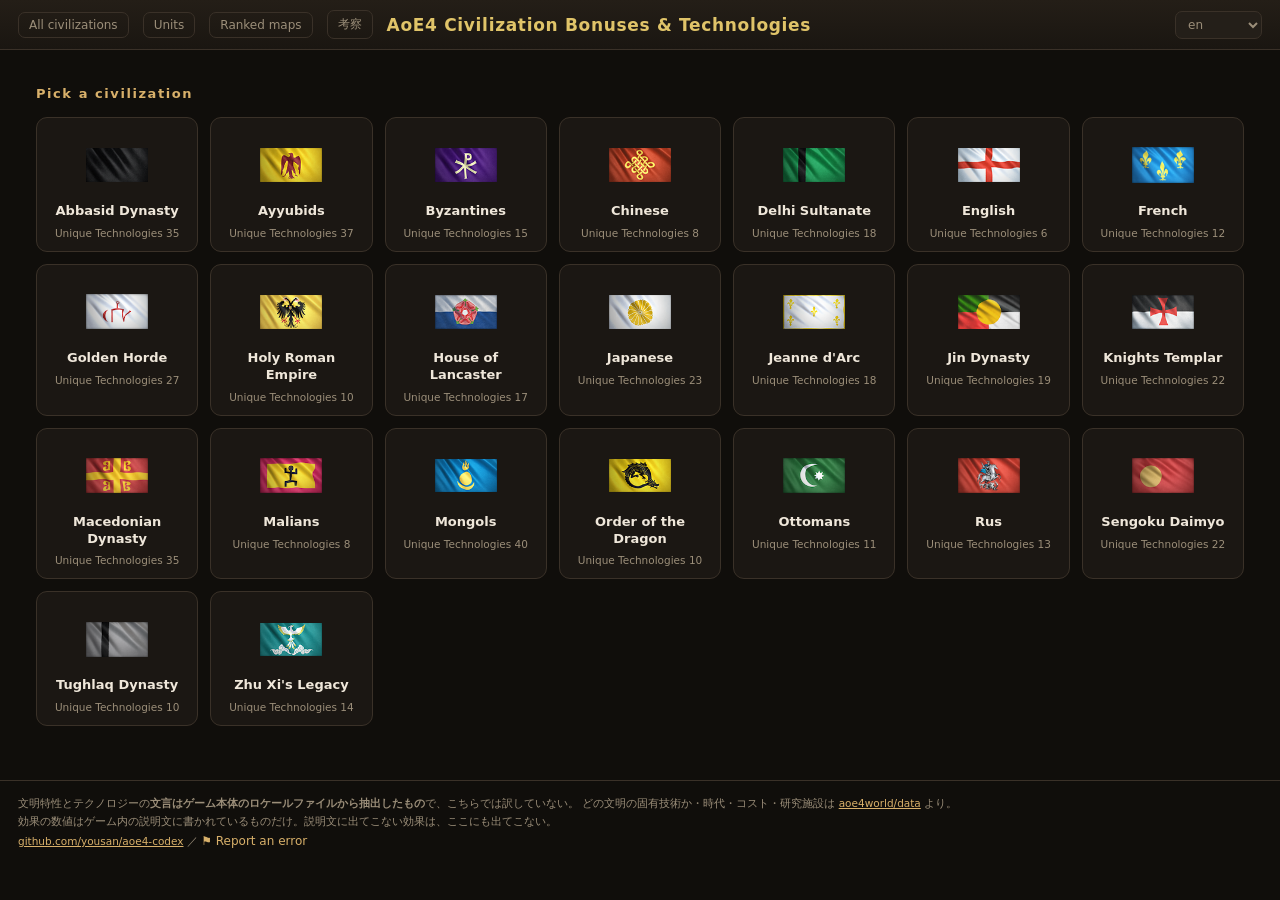
<file: civs.html>
<!DOCTYPE html>
<html lang="ja">
<head>
<meta charset="utf-8">
<meta name="viewport" content="width=device-width,initial-scale=1">
<title>AoE4 文明特性とテクノロジー</title>
<meta name="description" content="Age of Empires IV の各文明の特性（civ bonus）と、その文明だけが研究できる固有テクノロジーの一覧。時代・研究施設・コスト・研究時間・効果。">
<link rel="icon" href="assets/flags/od.png">
<link rel="stylesheet" href="css/app.css">
</head>
<body>
<header class="bar noprint">
  <a href="?" id="home" class="home">文明一覧へ</a>
  <a href="index.html" id="lnk-units" class="home">ユニット一覧</a>
  <a href="maps.html" id="lnk-maps" class="home">ランクマップ</a>
  <a href="notes.html" class="home">考察</a>
  <h1 id="civname">…</h1>
  <span id="chrome" class="chrome" hidden>
    <select id="civ" aria-label="civilization"></select>
    <a class="report" target="_blank" rel="noopener">⚑ 間違いを報告</a>
    <button class="pbtn" id="print">印刷</button>
  </span>
  <select id="langs" aria-label="language"></select>
</header>
<div class="fbar noprint" id="filter"></div>

<div id="main-wrap"><div id="main"><p class="empty">読み込み中…</p></div></div>

<footer class="disc">
文明特性とテクノロジーの<b>文言はゲーム本体のロケールファイルから抽出したもの</b>で、こちらでは訳していない。
どの文明の固有技術か・時代・コスト・研究施設は <a href="https://github.com/aoe4world/data">aoe4world/data</a> より。<br>
効果の数値はゲーム内の説明文に書かれているものだけ。説明文に出てこない効果は、ここにも出てこない。<br>
<a href="https://github.com/yousan/aoe4-codex">github.com/yousan/aoe4-codex</a> ／
<a class="report" target="_blank" rel="noopener">⚑ 間違いを報告</a>
</footer>

<script type="module" src="js/civs.js"></script>
<noscript><p style="padding:20px;color:#efe7da">This page loads its data with JavaScript.</p></noscript>
</body>
</html>
</file>
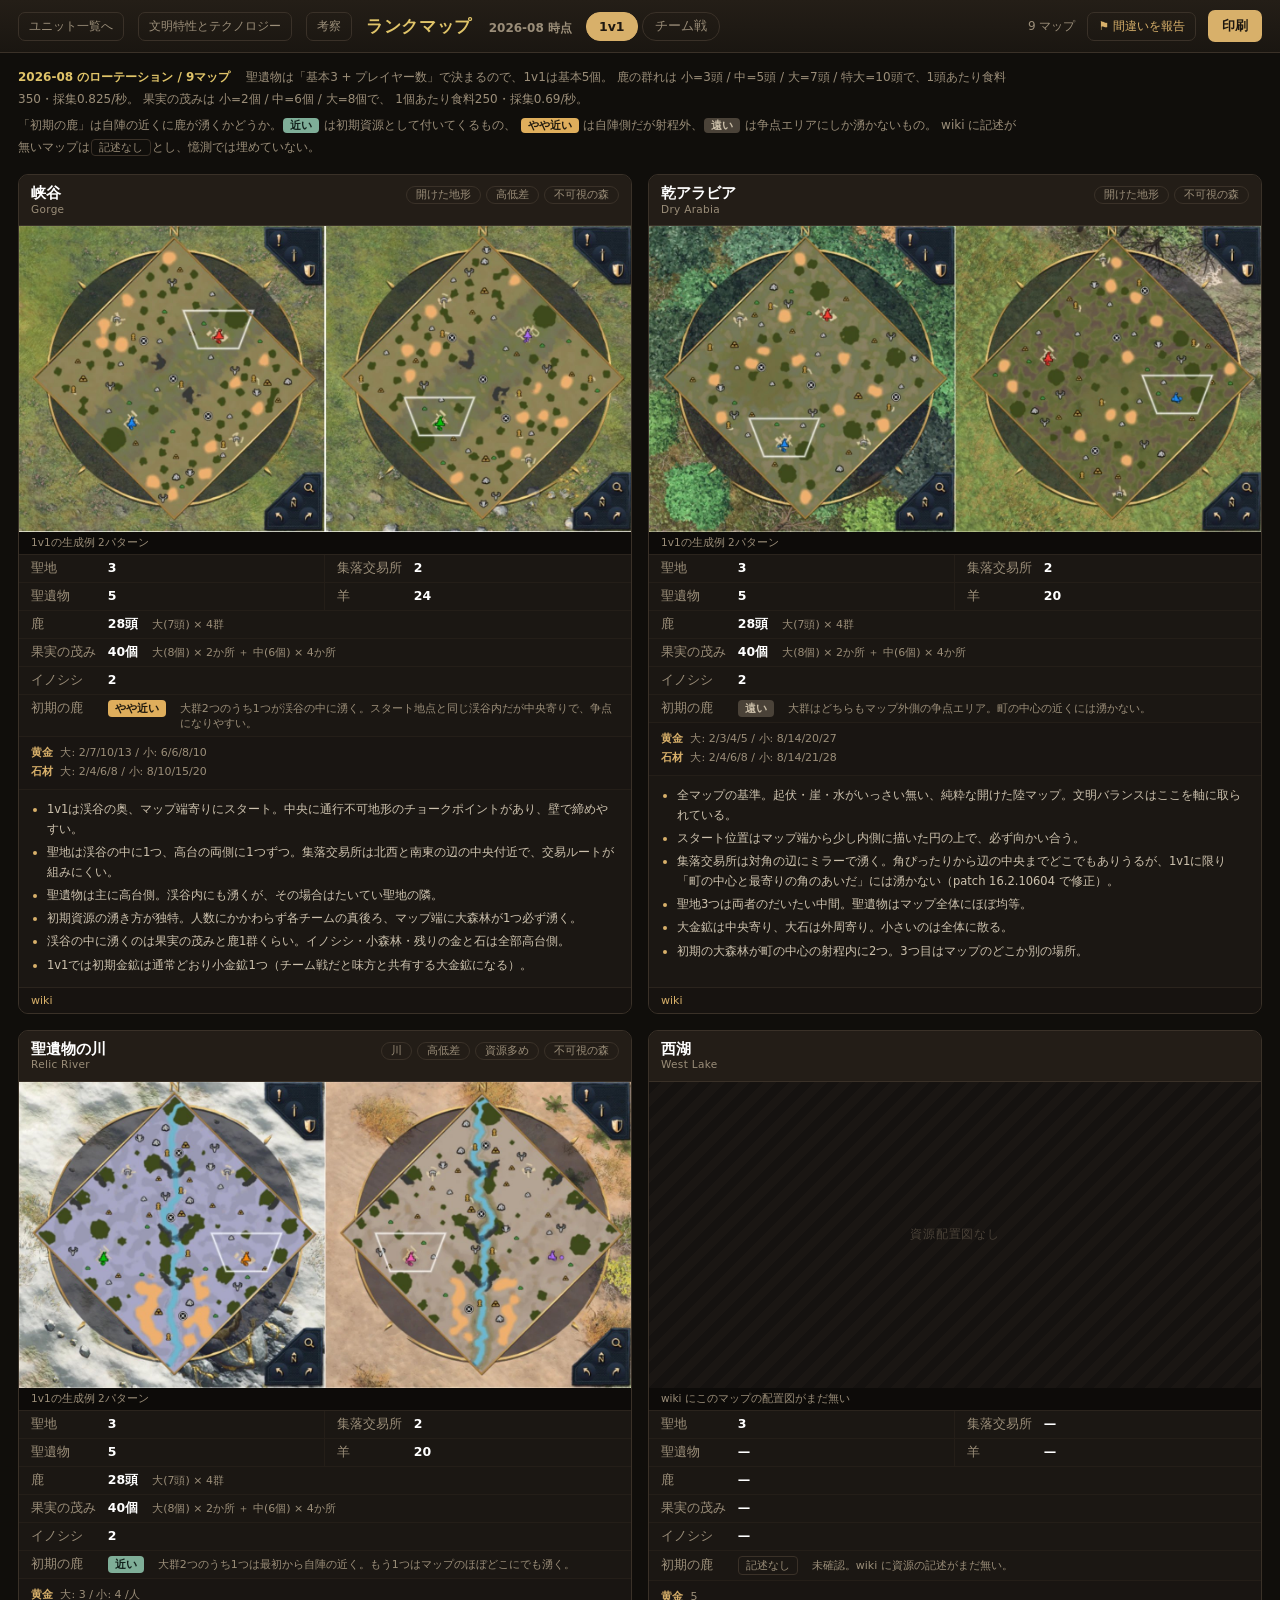
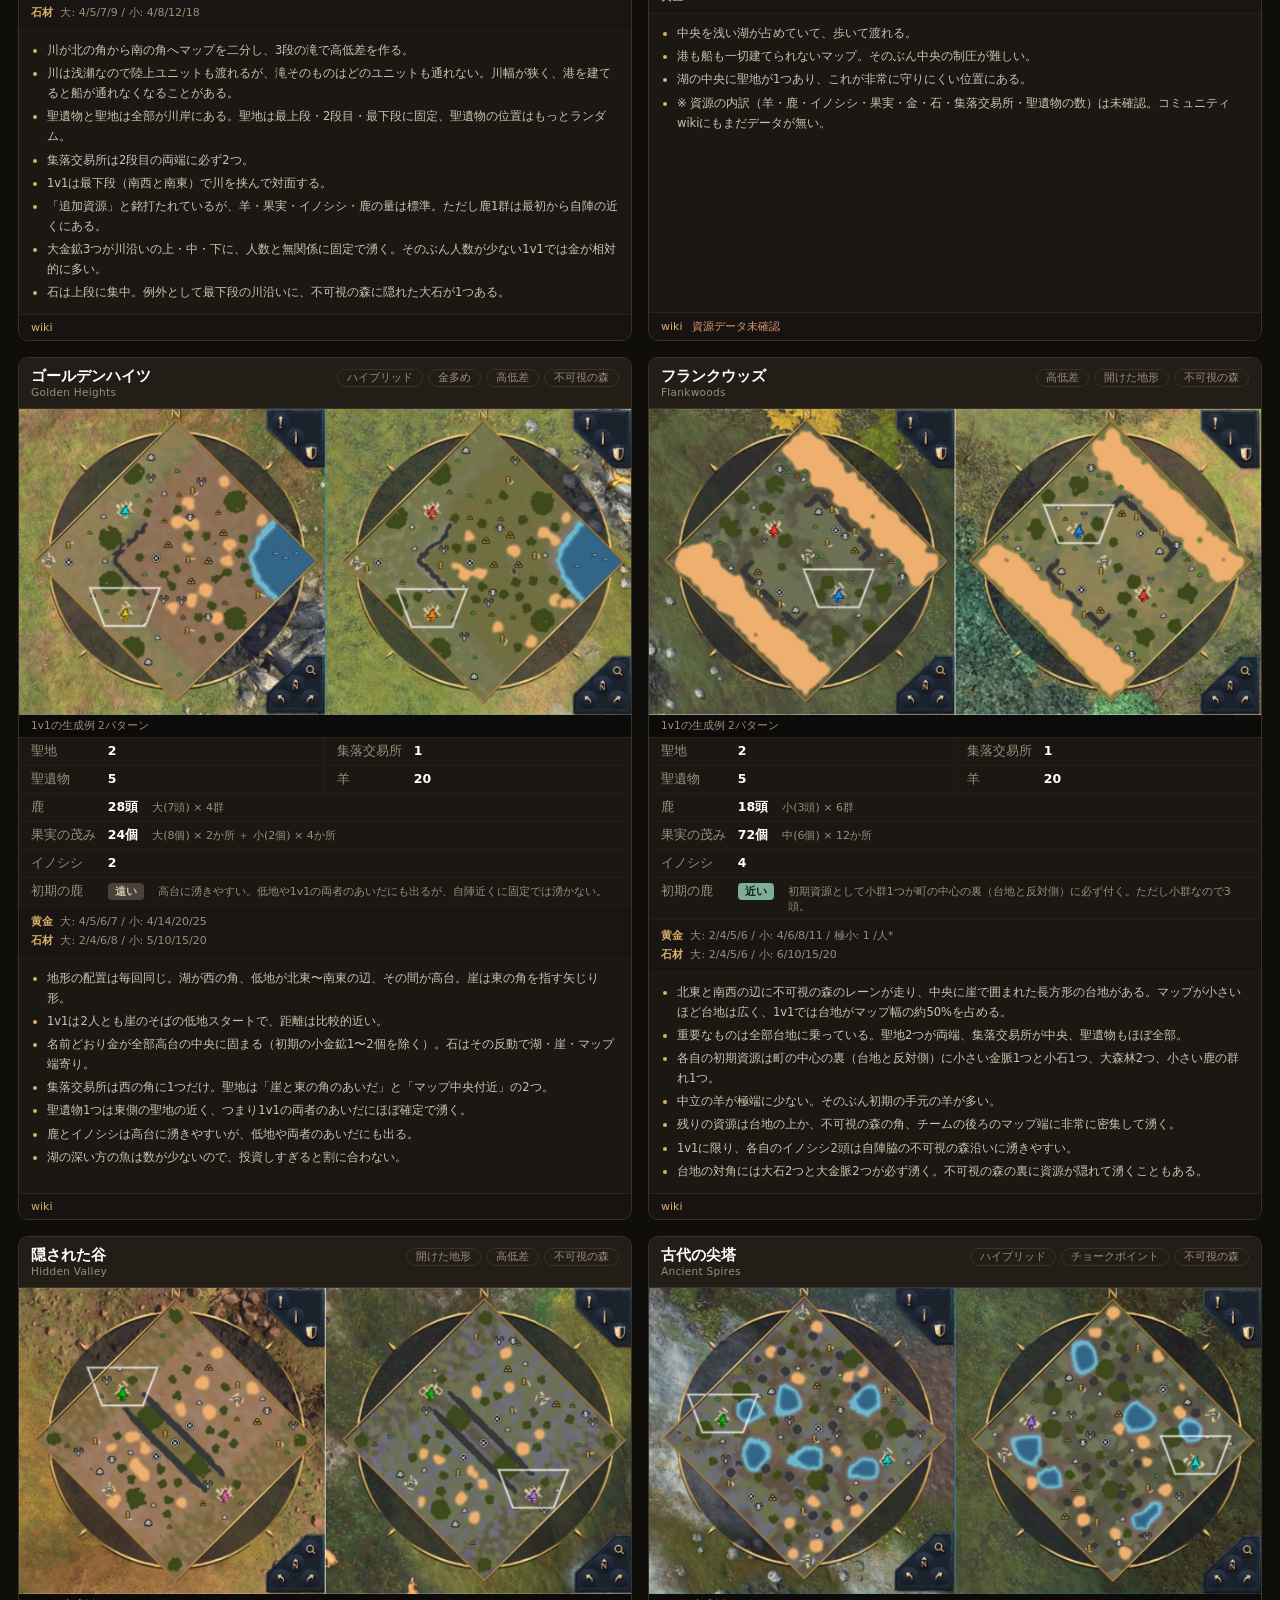
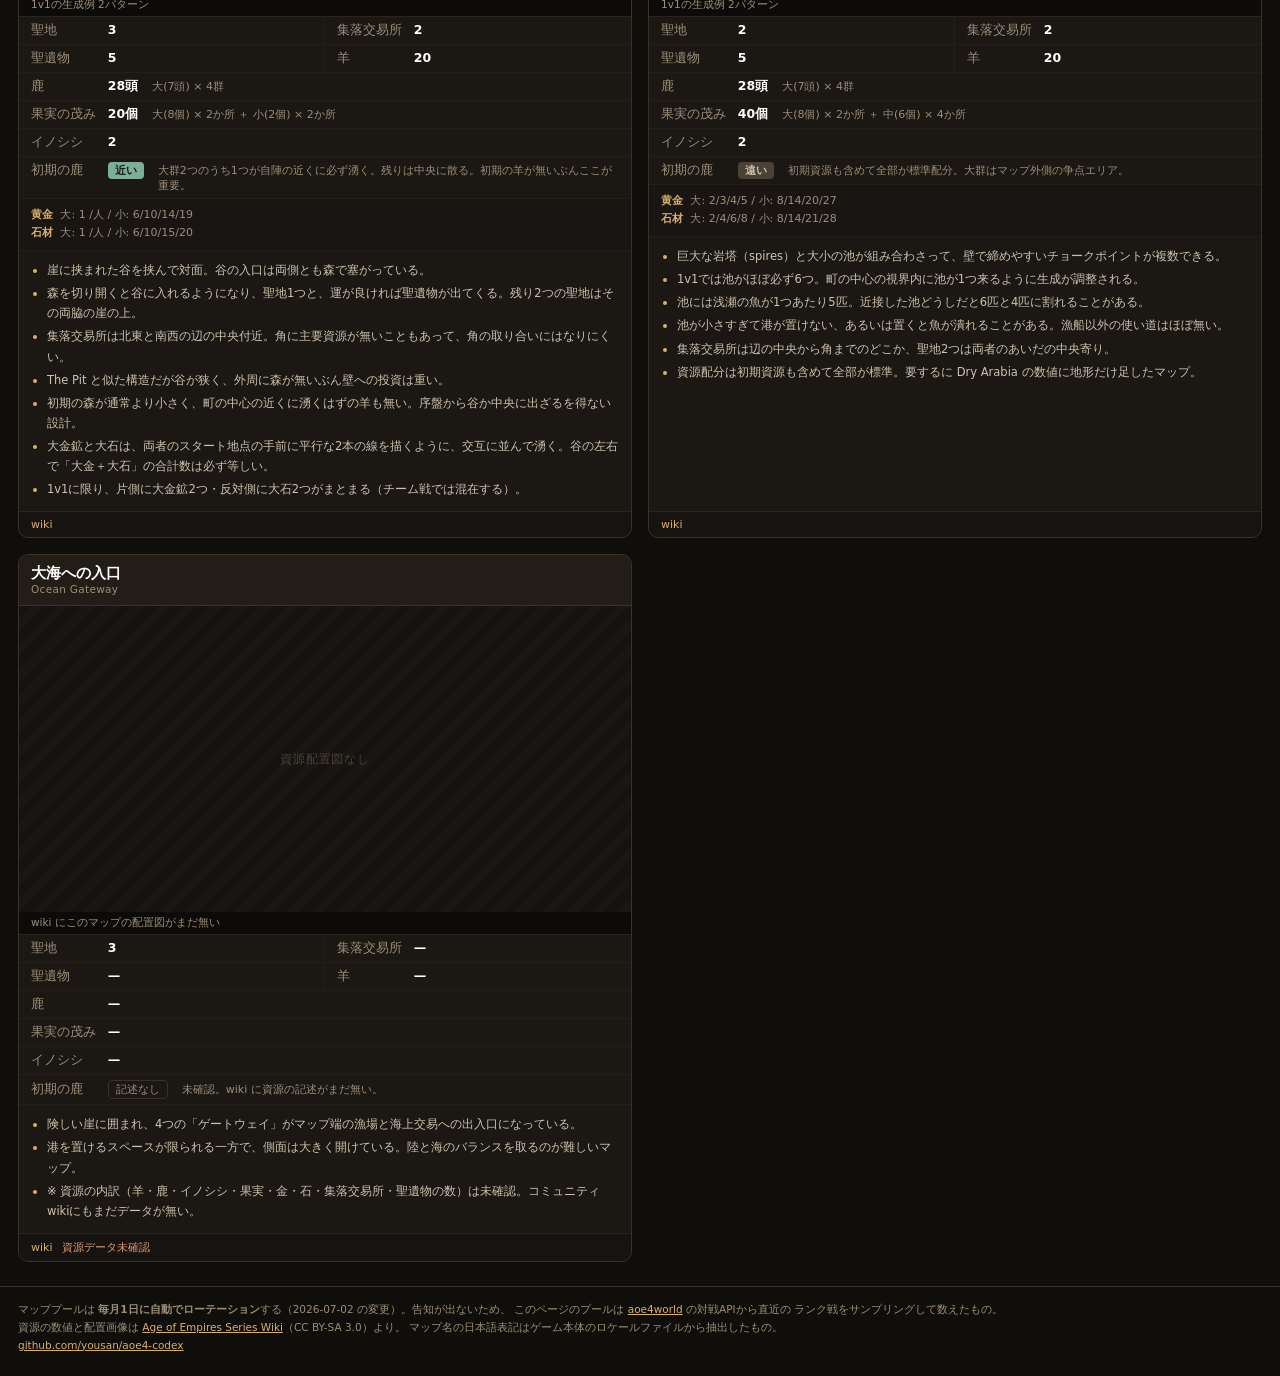
<file: maps.html>
<!DOCTYPE html>
<html lang="ja">
<head>
<meta charset="utf-8">
<meta name="viewport" content="width=device-width,initial-scale=1">
<title>AoE4 ランクマップ（1v1）</title>
<meta name="description" content="Age of Empires IV の現行ランクマップ（1v1）の資源配置。聖地・集落交易所・聖遺物の数、羊・鹿・イノシシの数と、資源配置のサンプル画像。">
<link rel="icon" href="assets/flags/od.png">
<link rel="stylesheet" href="css/app.css">
</head>
<body>
<header class="bar noprint">
  <a href="index.html" class="home">ユニット一覧へ</a>
  <a href="civs.html" class="home">文明特性とテクノロジー</a>
  <a href="notes.html" class="home">考察</a>
  <h1>ランクマップ <small id="rot"></small></h1>
  <span class="chrome">
    <span class="tabs" id="views"></span>
    <span class="cnt" id="count"></span>
    <a class="report" href="https://github.com/yousan/aoe4-codex/issues/new?labels=data&title=%5Bmaps%5D%20" target="_blank" rel="noopener">⚑ 間違いを報告</a>
    <button class="pbtn" id="print">印刷</button>
  </span>
</header>

<div id="main-wrap"><div id="main"><p class="empty">読み込み中…</p></div></div>

<footer class="disc">
マッププールは <b>毎月1日に自動でローテーション</b>する（2026-07-02 の変更）。告知が出ないため、
このページのプールは <a href="https://aoe4world.com/">aoe4world</a> の対戦APIから直近の
ランク戦をサンプリングして数えたもの。<br>
資源の数値と配置画像は <a href="https://ageofempires.fandom.com/wiki/Age_of_Empires_IV">Age of Empires Series Wiki</a>（CC BY-SA 3.0）より。
マップ名の日本語表記はゲーム本体のロケールファイルから抽出したもの。<br>
<a href="https://github.com/yousan/aoe4-codex">github.com/yousan/aoe4-codex</a>
</footer>

<script type="module" src="js/maps.js"></script>
</body>
</html>
</file>
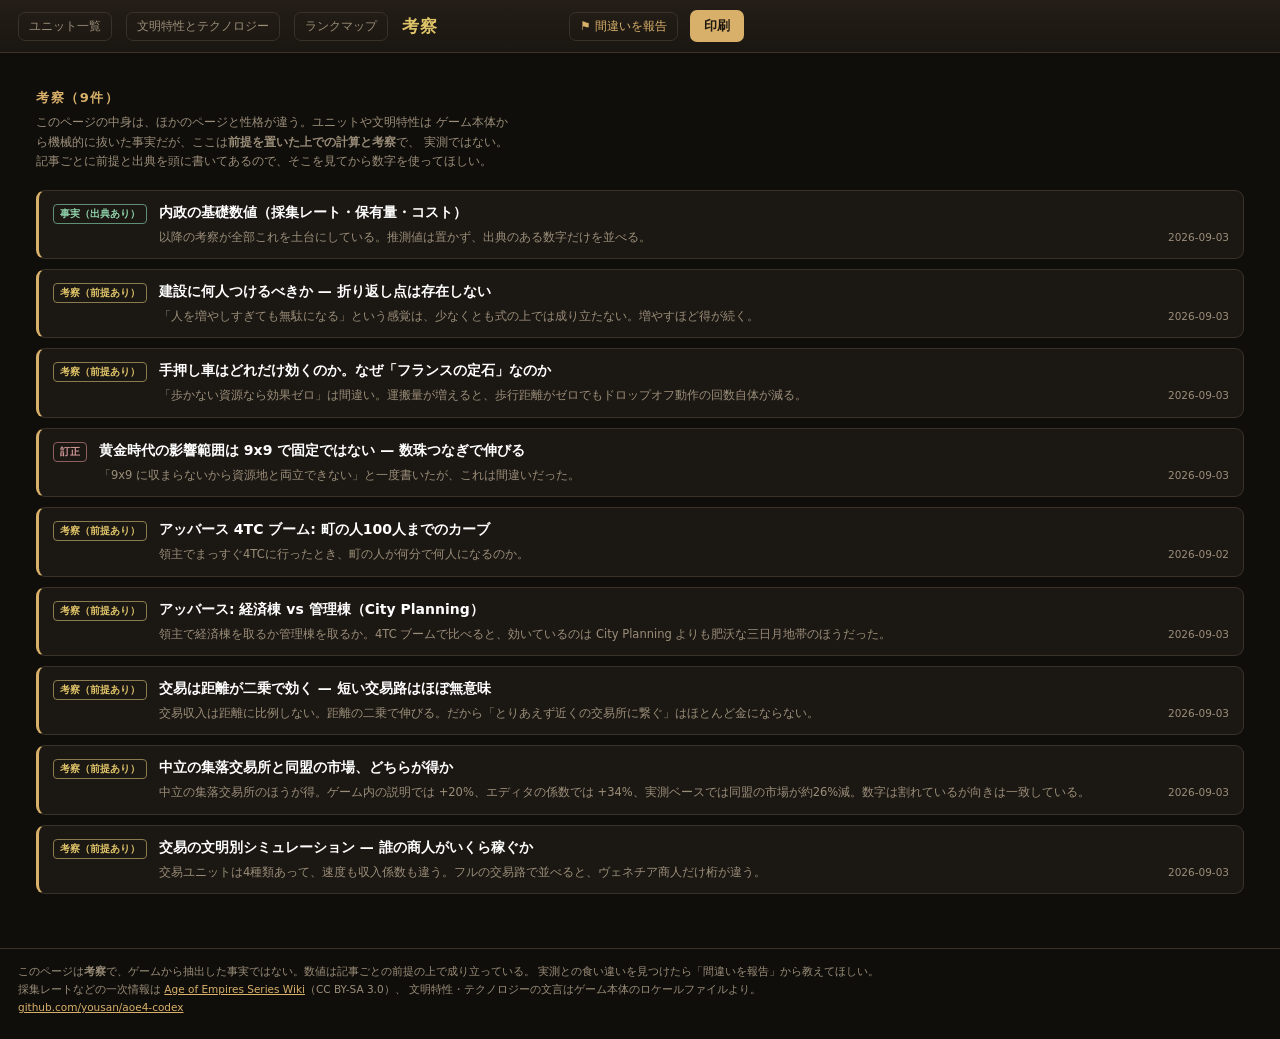
<file: notes.html>
<!DOCTYPE html>
<html lang="ja">
<head>
<meta charset="utf-8">
<meta name="viewport" content="width=device-width,initial-scale=1">
<title>AoE4 考察</title>
<meta name="description" content="Age of Empires IV の内政まわりの計算と考察。採集レート、建設人数、手押し車の効果、アッバースの4TCブームと棟の比較。前提と出典つき。">
<link rel="icon" href="assets/flags/od.png">
<link rel="stylesheet" href="css/app.css">
</head>
<body>
<header class="bar noprint">
  <a href="index.html" class="home">ユニット一覧</a>
  <a href="civs.html" class="home">文明特性とテクノロジー</a>
  <a href="maps.html" class="home">ランクマップ</a>
  <h1 id="pagetitle">考察</h1>
  <span class="chrome">
    <a class="report" href="https://github.com/yousan/aoe4-codex/issues/new?labels=data&title=%5B%E8%80%83%E5%AF%9F%5D%20" target="_blank" rel="noopener">⚑ 間違いを報告</a>
    <button class="pbtn" onclick="window.print()">印刷</button>
  </span>
</header>

<div id="main-wrap"><div id="main"><p class="empty">読み込み中…</p></div></div>

<footer class="disc">
このページは<b>考察</b>で、ゲームから抽出した事実ではない。数値は記事ごとの前提の上で成り立っている。
実測との食い違いを見つけたら「間違いを報告」から教えてほしい。<br>
採集レートなどの一次情報は <a href="https://ageofempires.fandom.com/wiki/Age_of_Empires_IV">Age of Empires Series Wiki</a>（CC BY-SA 3.0）、
文明特性・テクノロジーの文言はゲーム本体のロケールファイルより。<br>
<a href="https://github.com/yousan/aoe4-codex">github.com/yousan/aoe4-codex</a>
</footer>

<script type="module" src="js/notes.js"></script>
</body>
</html>
</file>
<file: css/app.css>
:root{--bg:#100e0b;--card:#1b1713;--card2:#231d17;--line:#3a3128;--fg:#efe7da;--dim:#9b8e79;
--gold:#d8b06a;--a1:#7fae98;--a2:#78a3d4;--a3:#bf90da;--a4:#dfae5c;
--food:#e08a70;--wood:#9ec27a;--gold2:#e0c469;--stone:#93a0ab}
*{box-sizing:border-box}
body{margin:0;padding:24px 26px;background:var(--bg);color:var(--fg);font-size:13px;
font-family:"Segoe UI","Hiragino Kaku Gothic ProN","Noto Sans JP",system-ui,sans-serif;
font-variant-numeric:tabular-nums}
h2{font-size:12px;color:var(--gold);letter-spacing:.14em;margin:0 0 12px;font-weight:600}
h2 small{color:var(--dim);letter-spacing:0;font-weight:400;margin-left:10px}
.sec{margin-bottom:30px}
.row{display:flex;gap:12px;flex-wrap:wrap;align-items:flex-start}
.ic{width:13px;height:13px;flex:none;fill:none;stroke:currentColor;stroke-width:2;
stroke-linecap:round;stroke-linejoin:round;viewBox:0 0 24 24}
svg.ic{width:13px;height:13px}
.card{width:208px;background:var(--card);border:1px solid var(--line);border-radius:9px}
.a1{border-top:2px solid var(--a1)}.a2{border-top:2px solid var(--a2)}
.a3{border-top:2px solid var(--a3)}.a4{border-top:2px solid var(--a4)}
.card .hd{display:flex;align-items:center;gap:6px;padding:6px 7px;background:var(--card2);
border-radius:8px 8px 0 0}
.card .hd img{width:30px;height:30px;border-radius:5px;flex:none;background:#0d0b09}
.card .nm{flex:1;min-width:0;font-weight:700;color:#fff;font-size:12.5px;line-height:1.2;
white-space:nowrap;overflow:hidden;text-overflow:ellipsis}
.card .en{display:block;color:var(--dim);font-weight:400;font-size:9px;line-height:1.25;
white-space:nowrap;overflow:hidden;text-overflow:ellipsis}
.card .age{flex:none;width:19px;height:19px;line-height:19px;text-align:center;border-radius:50%;
font-size:9.5px;font-weight:700;color:#17130f}
.a1 .age{background:var(--a1)}.a2 .age{background:var(--a2)}.a3 .age{background:var(--a3)}.a4 .age{background:var(--a4)}
.attrs{display:flex;align-items:center;gap:5px;padding:4px 8px;background:#191512;
border-top:1px solid #2b241d;border-bottom:1px solid #2b241d;color:var(--gold);flex-wrap:wrap}
.attrs .at{display:inline-flex}
.attrs svg.ic{width:14px;height:14px}
.sw-hv{stroke-width:3.2} .sw-lt{stroke-width:1.3}
.kj{font-size:10px;line-height:1.35;padding:0 3px;border-radius:3px;font-weight:700}
.kj.hv,.kj{background:var(--gold);color:#1d1710}
.kj.lt{background:none;color:var(--dim);border:1px solid var(--line);font-weight:400}
.bdg{display:inline-flex;padding:1px;border-radius:3px;border:1px solid var(--gold);color:var(--gold)}
.bdg.on{background:var(--gold);color:#1d1710}
/* minmax(0,…) が無いと、増分の付いた行にトラックが引っ張られてカードからはみ出す */
.card .body{display:grid;grid-template-columns:minmax(0,1fr) minmax(0,1fr)}
.card .col{min-width:0;padding:4px 0} .card .col+.col{border-left:1px solid #2b241d}
/* アイコン / 基礎値 / 増分 の3トラック。増分の有無で基礎値の位置がずれない */
.card .r{display:grid;grid-template-columns:auto minmax(0,1fr) auto;
 align-items:center;gap:4px;padding:2px 6px}
.card .r .ic{color:var(--dim)}
.card .v{font-weight:600;font-size:12.5px;text-align:right}
.bonus{display:flex;flex-wrap:wrap;gap:5px 11px;padding:6px 8px;border-top:1px solid #2b241d;
background:#1e1912}
.bo{display:inline-flex;align-items:center;gap:4px;color:var(--gold2,#f0d49a);
font-size:13px;font-weight:700;line-height:1.2}
.bo svg.ic{width:17px;height:17px;color:var(--gold)}
.bo .kj{font-size:11px;padding:0 3px;line-height:1.3}
/* 資源が3種＋生産時間の増分まで載ると1行に入らないので、入らないときだけ折り返す */
.card .ft{display:flex;flex-wrap:wrap;align-items:center;justify-content:space-between;
gap:2px 8px;padding:5px 6px;border-top:1px solid #2b241d;
background:#171310;font-size:12px;border-radius:0 0 8px 8px}
.card .ft .res,.card .ft .mk{display:flex;align-items:center;gap:5px;min-width:0}
/* 3資源のユニットは1行に詰め切るために少しだけ小さく */
.card .ft .res:has(.c:nth-child(3)){font-size:11px;gap:4px}
.card .ft .mk{margin-left:auto}
.card .c{display:inline-flex;align-items:center;gap:3px;font-weight:600}
.card .c.dim{color:var(--dim);font-weight:400;font-size:11px}
.r-f .ic{color:var(--food)}.r-wd .ic{color:var(--wood)}
.r-g .ic{color:var(--gold2)}.r-st .ic{color:var(--stone)}
.card.big .hd img{width:46px;height:46px}
.zoom{transform:scale(2.1);transform-origin:top left;width:208px}
.zwrap{display:flex;gap:18px;margin-bottom:14px}
.zcol{width:410px;height:430px} .zcol h3{font-size:12px;color:var(--gold);margin:0 0 8px;font-weight:600}
.lgwrap{display:grid;grid-template-columns:repeat(6,minmax(0,1fr));gap:7px 14px;max-width:900px;
background:var(--card);border:1px solid var(--line);border-radius:9px;padding:12px 14px}
.lg{display:flex;align-items:center;gap:7px;color:var(--dim);font-size:11.5px}
.lg .ic{width:15px;height:15px;color:var(--gold)}
.prov{border-bottom:1px dotted var(--dim)}
/* ---- ツールチップ（待ち時間なし・大きめ） ---- */
[data-tip]{position:relative}
[data-tip]:hover{z-index:120}
/* JS で出す本番のツールチップ（スクロール領域で切れないように fixed） */
body.jstip [data-tip]:hover::after{display:none}
.tip{position:fixed;z-index:900;background:#2f2820;color:#f7f1e6;border:1px solid var(--gold);
 border-radius:7px;padding:7px 12px;font-size:14px;line-height:1.55;white-space:pre;
 pointer-events:none;box-shadow:0 8px 22px #000c;max-width:min(90vw,520px)}
.tip[hidden]{display:none}
.tip .th{color:var(--gold2,#f0d49a);font-weight:700;margin-bottom:6px;font-size:13.5px}
.tip .tg{display:grid;grid-template-columns:max-content max-content 1fr;gap:3px 14px;
 align-items:center;font-size:13px}
.tip .c1{display:inline-flex;align-items:center;gap:5px;justify-content:flex-end}
.tip .c1 .ic{width:14px;height:14px;color:var(--gold);fill:none;stroke:currentColor;stroke-width:2}
.tip .c1 b{color:#8fd3aa;min-width:3.2em;text-align:right}
.tip .c2{display:inline-flex;align-items:center;gap:6px}
.tip .c2 i{font-style:normal;color:var(--dim);min-width:2.2em;text-align:right;font-size:11.5px}
.tip .c2 img{width:17px;height:17px;border-radius:3px}
.tip .c2 .nob{width:17px;height:17px}
.tip .c2 u{text-decoration:none;color:var(--dim);font-size:11.5px}
.tip .c3{color:var(--dim);font-size:12px}
@media print{ .tip{display:none !important} }
[data-tip]:hover::after{ /* JS が使えないときの控え */
 content:attr(data-tip);position:absolute;left:0;top:calc(100% + 5px);
 background:#2f2820;color:#f7f1e6;border:1px solid var(--gold);border-radius:7px;
 padding:6px 11px;font-size:14px;font-weight:500;line-height:1.35;letter-spacing:.02em;
 white-space:pre;pointer-events:none;z-index:200;box-shadow:0 6px 18px #000b}
[data-tip].up:hover::after{top:auto;bottom:calc(100% + 5px)}
.card .r[data-tip]:hover::after{ /* JS が使えないときの控え */left:4px}
.attrs [data-tip]:hover::after{ /* JS が使えないときの控え */left:-2px}

/* ================= 印刷（A4横） ================= */
@page{size:A4 landscape;margin:8mm}
@media print{
 :root{--bg:#fff;--card:#fff;--card2:#f4efe6;--line:#a99b84;--fg:#191510;--dim:#5b5344;
  --gold:#7a5a1e;--gold2:#5a4212;--a1:#3f7d64;--a2:#35608f;--a3:#6f458c;--a4:#8f6512;
  --food:#b04a2c;--wood:#4d7a2e;--stone:#4d5a66}
 body{background:#fff;color:#191510;padding:0;font-size:12px}
 .noprint{display:none !important}
 a{color:#191510;text-decoration:none}
 .card{break-inside:avoid;page-break-inside:avoid;border-color:#b5a68e;box-shadow:none}
 .card .hd{background:#f0e9dd}
 .card .hd img{background:#231e16}
 .card .nm,.card .v{color:#000}
 .attrs{background:#f7f2e9;border-color:#cdc0a8}
 .bonus{background:#fbf5e9;border-color:#cdc0a8}
 .card .ft{background:#f7f2e9;border-color:#cdc0a8}
 .card .col+.col{border-color:#d8ccb5}
 .card .r .ic{color:#5b5344}
 .kj{background:#7a5a1e;color:#fff}
 .kj.lt{background:#fff;color:#3d372c;border-color:#8a7c66}
 [data-tip]:hover::after{ /* JS が使えないときの控え */display:none !important}
 .lgwrap{border-color:#b5a68e;break-inside:avoid}
 h1,h2{color:#4a3609}
}
.disc{margin-top:26px;padding-top:12px;border-top:1px solid var(--line);
color:var(--dim);font-size:10.5px;line-height:1.7}
.disc a{color:var(--gold)}
.note{color:var(--dim);font-size:11.5px;line-height:1.7;margin-top:8px;max-width:900px}

body{padding:18px 20px}
h1{font-size:19px;color:#f0d49a;margin:0 0 3px;letter-spacing:.04em}
h1 small{font-size:12px;color:var(--dim);margin-left:10px;letter-spacing:0}
.head{margin-bottom:14px}
.head p{margin:5px 0 0;color:var(--dim);font-size:11.5px;line-height:1.7}
.head a{color:var(--gold)}
.mxwrap{overflow:auto;border:1px solid var(--line);border-radius:10px;background:#141210}
table.mx{border-collapse:separate;border-spacing:0}
table.mx th{white-space:nowrap;text-align:left;background:#26201a;color:var(--gold)}
th.bld{position:sticky;top:0;z-index:22;font-size:12.5px;font-weight:600;padding:8px 10px;
 border-bottom:1px solid var(--line);border-right:2px solid #100e0b}
th.bld span{color:var(--dim);font-weight:400;font-size:10.5px;margin-left:6px}
th.ln{position:sticky;top:33px;z-index:21;font-size:11px;font-weight:400;
 padding:5px 10px;background:#1f1a15;color:#cbbb9c;border-bottom:1px solid var(--line)}
th.age{position:sticky;left:0;z-index:25;background:#1d1813;color:#fff;font-size:15px;
 text-align:center;width:54px;min-width:54px;border-right:1px solid var(--line)}
th.age span{display:block;font-size:9.5px;color:var(--dim)}
thead th.corner{position:sticky;left:0;top:0;z-index:30;background:#26201a;
 border-right:1px solid var(--line);border-bottom:1px solid var(--line)}
table.mx td{vertical-align:top;padding:9px;border-bottom:1px solid #241e18;
 border-right:1px solid #241e18;min-width:226px}
table.mx td.bl{border-left:2px solid #100e0b}
table.mx tbody tr:nth-child(odd) td{background:#171411}
.alt{color:var(--dim);font-size:10px;margin:4px 0 0 2px;line-height:1.4}
.e{color:#3a332b}
.a1.age{border-left:3px solid var(--a1)}.a2.age{border-left:3px solid var(--a2)}
.a3.age{border-left:3px solid var(--a3)}.a4.age{border-left:3px solid var(--a4)}
.sec{margin-top:24px}
.pbtn{float:right;background:var(--gold);color:#1d1710;border:none;border-radius:7px;
 padding:7px 14px;font-size:13px;font-weight:700;cursor:pointer;font-family:inherit}
.pbtn:hover{background:var(--gold2,#f0d49a)}
.printonly{display:none}
@media print{
 .screenonly{display:none}
 .printonly{display:block}
 .psec{break-after:page;page-break-after:always}
 .psec:last-of-type{break-after:auto;page-break-after:auto}
 h2.pt{font-size:15px;margin:0 0 8px;letter-spacing:.06em}
 table.mx th{position:static;background:#efe8dc;color:#4a3609;border-color:#b5a68e}
 table.mx th.age{background:#efe8dc;color:#191510}
 table.mx td{border-color:#cfc3ab;background:#fff !important}
 table.mx tbody tr:nth-child(odd) td{background:#fff !important}
 .head{display:none}
 .printonly{zoom:.72}
 .card .hd{padding:4px 6px}
 .card .hd img{width:26px;height:26px}
 .card .r{padding:1px 8px}
 .card .col{padding:2px 0}
 .attrs{padding:2px 8px}
 .bonus{padding:3px 8px}
 .card .ft{padding:3px 8px}
 table.mx td{padding:5px}
 .lgsec{break-before:page;zoom:.9}
 #bonus{display:none}      /* 印刷はユニット一覧だけ */
 .alt{font-size:9px;margin:2px 0 0 2px}
}

/* ================= アプリの外枠（プルダウン・ビュー切替） ================= */
body{padding:0}
.bar{position:sticky;top:0;z-index:60;display:flex;align-items:center;gap:14px;flex-wrap:wrap;
 padding:10px 18px;background:linear-gradient(180deg,#241e17,#1a1611);
 border-bottom:1px solid var(--line)}
.bar h1{font-size:17px;color:var(--gold2,#f0d49a);margin:0;letter-spacing:.04em;min-width:9em}
.bar select{background:var(--panel2,#241f19);border:1px solid var(--line);color:var(--fg);
 padding:6px 10px;border-radius:7px;font-size:13px;font-family:inherit}
.tabs{display:flex;gap:4px}
.vtab{background:transparent;border:1px solid var(--line);color:var(--dim);
 padding:5px 12px;border-radius:14px;cursor:pointer;font-size:12.5px;font-family:inherit}
.vtab:hover{border-color:var(--gold);color:var(--fg)}
.vtab.on{background:var(--gold);border-color:var(--gold);color:#1d1710;font-weight:700}
.bar label{color:var(--dim);font-size:12px;display:flex;align-items:center;gap:5px;cursor:pointer}
.cnt{color:var(--dim);font-size:12px;margin-left:auto}
#main{padding:14px 18px 24px}
.empty{color:var(--dim);padding:30px 18px}
.disc{margin:0;padding:14px 18px 22px}
#ms{opacity:.5}
/* 表ビュー */
table.tbl{border-collapse:separate;border-spacing:0;width:max-content;min-width:100%;
 font-variant-numeric:tabular-nums;white-space:nowrap}
table.tbl th{position:sticky;top:0;z-index:20;background:#26201a;color:var(--gold);
 font-size:11.5px;padding:7px 10px;text-align:right;cursor:pointer;user-select:none;
 border-bottom:1px solid var(--line)}
table.tbl th.l{text-align:left}
table.tbl th.sorted{color:#fff}
table.tbl th.sorted::after{content:" ▼";font-size:8px}
table.tbl th.sorted.asc::after{content:" ▲"}
table.tbl td{padding:4px 10px;text-align:right;border-bottom:1px solid #241e18;font-size:12.5px}
table.tbl td.l{text-align:left}
table.tbl tbody tr:nth-child(odd) td{background:#171411}
table.tbl .tic{width:22px;height:22px;vertical-align:middle;margin-right:6px}
table.tbl .nm{font-weight:600;color:#fff}
table.tbl .en{color:var(--dim);font-size:10.5px;margin-left:4px}
table.tbl .age{display:inline-block;width:19px;height:19px;line-height:19px;text-align:center;
 border-radius:50%;font-size:9.5px;font-weight:700;color:#17130f}
table.tbl .age.a1{background:var(--a1)}table.tbl .age.a2{background:var(--a2)}
table.tbl .age.a3{background:var(--a3)}table.tbl .age.a4{background:var(--a4)}
table.tbl .z{color:#4a4238}
/* 印刷 */
#print-area{display:none}
@media print{
 .bar,.disc{display:none !important}
 #main{padding:0}
 body.pm #main-wrap{display:none}
 body.pm #print-area{display:block}
 .psec h2.pt{font-size:15px;margin:0 0 8px;letter-spacing:.06em;color:#4a3609}
}

/* ================= トップ（文明選択） ================= */
.home{color:var(--dim);font-size:12px;text-decoration:none;border:1px solid var(--line);
 padding:5px 10px;border-radius:7px;white-space:nowrap}
.home:hover{color:var(--fg);border-color:var(--gold)}
[hidden]{display:none !important}
.chrome{display:flex;align-items:center;gap:12px;flex:1;flex-wrap:wrap}
select#langs{margin-left:auto;background:var(--panel2,#241f19);border:1px solid var(--line);
 color:var(--dim);padding:5px 8px;border-radius:7px;font-size:12px;font-family:inherit}
select#langs:hover{color:var(--fg);border-color:var(--gold)}
.pickh{padding:22px 18px 0;margin:0;font-size:13px;color:var(--gold);letter-spacing:.12em}
.civgrid{display:grid;grid-template-columns:repeat(auto-fill,minmax(158px,1fr));gap:12px;
 padding:16px 18px 30px}
.civtile{display:flex;flex-direction:column;align-items:center;gap:7px;padding:16px 10px 12px;
 background:var(--card);border:1px solid var(--line);border-radius:11px;text-decoration:none;
 color:var(--fg);transition:border-color .12s,background .12s}
.civtile:hover{border-color:var(--gold);background:#241f19}
.civtile img{width:62px;height:62px;object-fit:contain}
.civtile .cn{font-size:13px;font-weight:700;text-align:center;line-height:1.3}
.civtile .cu{font-size:10.5px;color:var(--dim)}
/* 生産施設フィルタ */
.fbar{padding:8px 18px;border-bottom:1px solid var(--line);background:#171310;
 display:flex;flex-direction:column;gap:7px}
.fbar:empty{display:none}
.bfilter{display:flex;flex-wrap:wrap;gap:6px;align-items:center}
.blab{color:var(--dim);font-size:11px;letter-spacing:.06em;margin-right:2px;min-width:4.5em}
.bchip{display:inline-flex;align-items:center;gap:5px;border:1px solid var(--line);
 border-radius:13px;padding:3px 11px;font-size:12px;color:var(--dim);cursor:pointer;user-select:none}
.bchip:hover{border-color:var(--gold);color:var(--fg)}
.bchip.on{background:var(--gold);border-color:var(--gold);color:#1d1710;font-weight:700}
.bchip.u{border-style:dashed}
.bchip.u.on{background:#3b2f1c;border-color:var(--gold);border-style:solid;color:var(--gold2,#f0d49a)}
.bchip input{margin:0;width:11px;height:11px;accent-color:#1d1710}
.bchip i{font-style:normal;font-size:10px;opacity:.65}
.mini{background:transparent;border:1px solid var(--line);color:var(--dim);border-radius:6px;
 padding:3px 9px;font-size:11px;cursor:pointer;font-family:inherit}
.mini:hover{border-color:var(--gold);color:var(--fg)}
@media print{ .fbar{display:none !important} }

/* 誤りの報告リンク */
.report{display:inline-flex;align-items:center;gap:4px;font-size:12px;text-decoration:none;
 color:var(--dim);border:1px solid var(--line);border-radius:7px;padding:5px 10px;white-space:nowrap}
.report{color:var(--gold)}
.report:hover{color:#1d1710;background:var(--gold);border-color:var(--gold)}
.disc .report{padding:0;border:none;color:var(--gold)}
.disc .report:hover{background:none;color:#f0d49a}
@media print{ .report{display:none !important} }

/* ================= ランクマップ（maps.html） ================= */
.mlead{color:var(--dim);font-size:12px;line-height:1.8;max-width:1000px;margin-bottom:16px}
.mlead p{margin:0 0 5px}
.mlead b{color:var(--gold2,#f0d49a)}
.mlead .warn,.mft .warn{color:#d99a72}
.mgrid{display:grid;grid-template-columns:repeat(auto-fill,minmax(440px,1fr));gap:16px}
.mcard{background:var(--card);border:1px solid var(--line);border-radius:10px;overflow:hidden;
 display:flex;flex-direction:column;break-inside:avoid;page-break-inside:avoid}
.mcard .hd{display:flex;align-items:baseline;gap:10px;flex-wrap:wrap;
 padding:9px 12px;background:var(--card2);border-bottom:1px solid var(--line)}
.mcard .nm{font-size:15px;font-weight:700;color:#fff;line-height:1.25}
.mcard .nm .en{display:block;font-size:10.5px;font-weight:400;color:var(--dim);letter-spacing:.03em}
.mcard .feat{display:flex;gap:5px;flex-wrap:wrap;margin-left:auto}
.fchip{border:1px solid var(--line);border-radius:11px;padding:1px 9px;
 font-size:10.5px;color:var(--dim);white-space:nowrap}
.mimg{margin:0;background:#0d0b09}
.mimg img{display:block;width:100%;height:auto}
.mimg figcaption{padding:4px 12px;font-size:10.5px;color:var(--dim);border-bottom:1px solid #2b241d}
/* 画像が無いマップのダミー。実画像（1400x700）と同じ 2:1 にして行のズレを防ぐ */
.mimg.ph .phbox{aspect-ratio:2/1;display:flex;align-items:center;justify-content:center;
 color:#4a4238;font-size:12px;letter-spacing:.08em;
 background:repeating-linear-gradient(135deg,#151210,#151210 9px,#1a1613 9px,#1a1613 18px)}
.mstats{display:grid;grid-template-columns:repeat(2,minmax(0,1fr));gap:0}
.mrow{display:flex;align-items:baseline;gap:8px;padding:5px 12px;border-bottom:1px solid #241e18;
 font-size:12.5px}
.mrow:nth-child(odd){border-right:1px solid #241e18}
.mrow.deer{grid-column:1/-1;border-right:none}
.mrow .k{color:var(--dim);min-width:5.5em}
.mrow .v{font-weight:700;color:#fff;font-variant-numeric:tabular-nums}
.mrow .sub{color:var(--dim);font-size:11px;margin-left:6px}
.mextra{padding:7px 12px;border-bottom:1px solid #241e18;background:#191512;
 color:var(--dim);font-size:11px;line-height:1.7}
.mextra b{color:var(--gold);font-weight:600;margin-right:4px}
.mnotes{margin:0;padding:9px 12px 9px 28px;font-size:11.5px;line-height:1.75;color:#cdc2ae}
.mnotes li{margin-bottom:3px}
.mnotes li::marker{color:var(--gold)}
.mft{margin-top:auto;display:flex;align-items:center;gap:10px;padding:6px 12px;
 background:#171310;border-top:1px solid #2b241d;font-size:11px}
.mft a{color:var(--gold);text-decoration:none}
.mft a:hover{text-decoration:underline}
@media print{
 .mgrid{grid-template-columns:1fr 1fr;gap:8px}
 .mcard{border-color:#b5a68e}
 .mcard .hd{background:#f0e9dd}
 .mcard .nm{color:#000}
 .mrow .v{color:#000}
 .mextra{background:#faf6ee}
 .mnotes{color:#2e2823}
 .mft{background:#f7f2e9;border-color:#cdc0a8}
 .mimg.ph .phbox{background:repeating-linear-gradient(135deg,#f4efe6,#f4efe6 9px,#eae2d4 9px,#eae2d4 18px);
  color:#8a7c66}
}
.mrow.wide{grid-column:1/-1;border-right:none}
.nb{border-radius:4px;padding:1px 7px;font-size:11px;font-weight:700;white-space:nowrap}
.nb.near{background:var(--a1);color:#12201b}
.nb.mid{background:var(--a4);color:#201a0e}
.nb.far{background:#4a4238;color:#cbbfa9}
.nb.unk{background:none;border:1px solid var(--line);color:var(--dim);font-weight:400}
.mlead .nb{margin:0 1px}
@media print{
 .nb.near{background:#cfe3d8;color:#173a2c}
 .nb.mid{background:#f0dfb6;color:#4a3609}
 .nb.far{background:#e6e0d4;color:#3d372c}
 .nb.unk{border-color:#a99b84;color:#5b5344}
}

/* ================= 文明特性と固有テクノロジー（civs.html） ================= */
.civhead{display:flex;align-items:center;gap:14px;padding:16px 18px 4px}
.civhead img{width:54px;height:54px;object-fit:contain;flex:none}
.civh{font-size:16px;color:#f0d49a;margin:0;letter-spacing:.04em}
.civdesc{margin:5px 0 0;color:var(--dim);font-size:11.5px;line-height:1.65;max-width:70ch}
#main .sec,#bonus .sec{padding:0 18px}
/* ユニット一覧の下に出す文明特性 */
#bonus .sec{margin-top:30px;padding-top:20px;border-top:1px solid var(--line)}
#bonus h2{font-size:13px;color:var(--gold2,#f0d49a);letter-spacing:.1em;margin:0 0 12px}
#bonus .more{color:var(--gold);font-weight:600}
.ageh{font-size:11px;color:var(--dim);letter-spacing:.12em;font-weight:600;
 margin:14px 0 9px;padding-left:8px;border-left:3px solid var(--line)}
.ageh.a1{border-color:var(--a1)}.ageh.a2{border-color:var(--a2)}
.ageh.a3{border-color:var(--a3)}.ageh.a4{border-color:var(--a4)}
.tgrid{display:grid;grid-template-columns:repeat(auto-fill,minmax(280px,1fr));gap:11px}
.tcard{display:flex;flex-direction:column;background:var(--card);border:1px solid var(--line);
 border-radius:9px;overflow:hidden}
.tcard.a1{border-top:2px solid var(--a1)}.tcard.a2{border-top:2px solid var(--a2)}
.tcard.a3{border-top:2px solid var(--a3)}.tcard.a4{border-top:2px solid var(--a4)}
.tcard.trait{border-top:2px solid var(--gold)}
.tcard .thd{display:flex;align-items:center;gap:8px;padding:7px 9px;background:var(--card2)}
.tcard .thd img{width:32px;height:32px;border-radius:5px;flex:none;background:#0d0b09}
.tnm{flex:1;min-width:0;font-weight:700;color:#fff;font-size:12.5px;line-height:1.25}
.tfrom{display:block;color:var(--dim);font-weight:400;font-size:10px;line-height:1.3;
 white-space:nowrap;overflow:hidden;text-overflow:ellipsis}
.tcard .age{flex:none;width:20px;height:20px;line-height:20px;text-align:center;border-radius:50%;
 font-size:9.5px;font-weight:700;color:#17130f}
.tdesc{margin:0;padding:8px 10px;font-size:12px;line-height:1.65;color:var(--fg);flex:1}
.trep{margin:0 10px 7px;align-self:flex-start;font-size:10.5px;color:var(--gold);
 border:1px solid var(--line);border-radius:11px;padding:1px 9px}
.tft{display:flex;align-items:center;gap:9px;flex-wrap:wrap;padding:6px 10px;
 border-top:1px solid #2b241d;background:#171310;font-size:12px}
.tft .c{display:inline-flex;align-items:center;gap:3px;font-weight:600}
.tft .c.dim{color:var(--dim);font-weight:400;font-size:11px;margin-left:auto}
.enmark{flex:none;font-size:9px;font-weight:700;color:var(--dim);border:1px solid var(--line);
 border-radius:3px;padding:0 3px;letter-spacing:.06em}
.mini{background:transparent;border:1px solid var(--line);color:var(--dim);border-radius:12px;
 padding:2px 10px;font-size:11.5px;cursor:pointer;font-family:inherit}
.mini:hover{border-color:var(--gold);color:var(--fg)}
#main .note{padding:0 18px;margin:18px 0 0}
@media print{
 .tcard{break-inside:avoid;page-break-inside:avoid;border-color:#b5a68e}
 .tcard .thd{background:#f0e9dd}
 .tft{background:#f7f2e9;border-color:#cdc0a8}
 .tnm{color:#000}
 .civhead,#main .sec,#main .note{padding:0}
 .tgrid{grid-template-columns:repeat(3,minmax(0,1fr))}
 .enmark{display:none}
}

/* テクノロジー */
.techhead .note{color:var(--dim);font-size:10.5px;margin-left:6px}
.mini.tgl{color:var(--gold);border-color:var(--gold)}
.techbody{display:flex;flex-direction:column;gap:6px;padding:2px 0 4px}
.techgrp{display:flex;flex-wrap:wrap;gap:5px;align-items:center}
.techgrp .gl{color:var(--dim);font-size:10.5px;min-width:6.5em}
.bchip.tech{border-style:dotted}
.bchip.tech.on{background:#2f4a3a;border-color:#7fae98;border-style:solid;color:#dff0e6;font-weight:600}
.bchip.tech i{font-style:normal;opacity:.6;font-size:10px}
.card .ft .dlt{margin-left:3px;font-size:10px}
.card .dlt{color:#8fd3aa;font-size:11px;font-weight:700;margin-left:4px;min-width:2.2em;
 text-align:right}
@media print{ .card .dlt{color:#1c5e39} }

/* ================= 考察（notes.html） ================= */
#main .nintro{padding:0 18px;max-width:70ch;margin:6px 0 18px}
.nlist{display:grid;gap:10px;padding:0 18px 30px}
.nitem{display:grid;grid-template-columns:auto 1fr auto;gap:4px 12px;align-items:baseline;
 background:var(--card);border:1px solid var(--line);border-left:3px solid var(--gold);
 border-radius:9px;padding:12px 14px;text-decoration:none;color:inherit}
.nitem:hover{border-color:var(--gold);background:var(--card2)}
.nit{font-weight:700;color:#fff;font-size:14px;line-height:1.35}
.nil{grid-column:2;color:var(--dim);font-size:11.5px;line-height:1.6}
.ndate{color:var(--dim);font-size:10.5px;white-space:nowrap;font-variant-numeric:tabular-nums}
.kind{font-size:10px;font-weight:700;border-radius:4px;padding:2px 6px;white-space:nowrap;
 border:1px solid var(--line);color:var(--dim)}
.k-fact{border-color:#5f8f74;color:#8fd3aa}
.k-ana{border-color:#8a7c4e;color:#e0c469}
.k-fix{border-color:#8f5f5f;color:#d39a9a}
.ntag{font-size:10px;color:var(--dim);border:1px solid var(--line);border-radius:10px;padding:1px 8px}

.nback{padding:16px 18px 0;margin:0;font-size:12px}
.nback a{color:var(--gold)}
.ncard{max-width:74ch;padding:8px 18px 40px}
.nhd{display:flex;align-items:center;gap:8px;flex-wrap:wrap;margin-bottom:8px}
.ntitle{font-size:19px;color:#f0d49a;margin:0 0 6px;line-height:1.4;letter-spacing:.02em}
.nlead{margin:0 0 18px;color:var(--fg);font-size:13px;line-height:1.85}
.nh{font-size:13px;color:var(--gold);margin:26px 0 8px;letter-spacing:.06em}
.np{margin:0 0 12px;font-size:13px;line-height:1.95}
.nul{margin:0 0 12px;padding-left:1.3em}
.nul li{font-size:13px;line-height:1.9;margin-bottom:3px}
.nnote{margin:14px 0;padding:10px 13px;background:#1e1912;border-left:3px solid var(--gold);
 border-radius:0 7px 7px 0;font-size:12.5px;line-height:1.85;color:#e7dcc6}
.nmeta{margin:0 0 18px;padding:10px 13px;background:#171310;border:1px solid var(--line);
 border-radius:8px}
.nmeta b{display:block;font-size:10.5px;color:var(--gold);letter-spacing:.1em;margin-bottom:5px}
.nmeta ul{margin:0;padding-left:1.2em}
.nmeta li{font-size:11.5px;line-height:1.8;color:var(--dim)}
.nmeta.src{margin-top:26px}
.nmeta.src a{color:var(--gold)}
.ntwrap{overflow:auto;margin:0 0 14px}
.ntbl{border-collapse:collapse;font-size:12.5px;min-width:100%}
.ntbl th{text-align:left;background:#26201a;color:var(--gold);font-weight:600;
 padding:6px 11px;border-bottom:1px solid var(--line);white-space:nowrap}
.ntbl td{padding:5px 11px;border-bottom:1px solid #2b241d;line-height:1.6}
.ntbl td.num{font-variant-numeric:tabular-nums}
.ntbl tbody tr:nth-child(odd) td{background:#191512}
@media print{
 .nitem,.nmeta,.nnote,.ntbl th{background:#f7f2e9;border-color:#b5a68e}
 .ntitle,.nh{color:#4a3609}
 .ncard{max-width:none}
}
</file>
